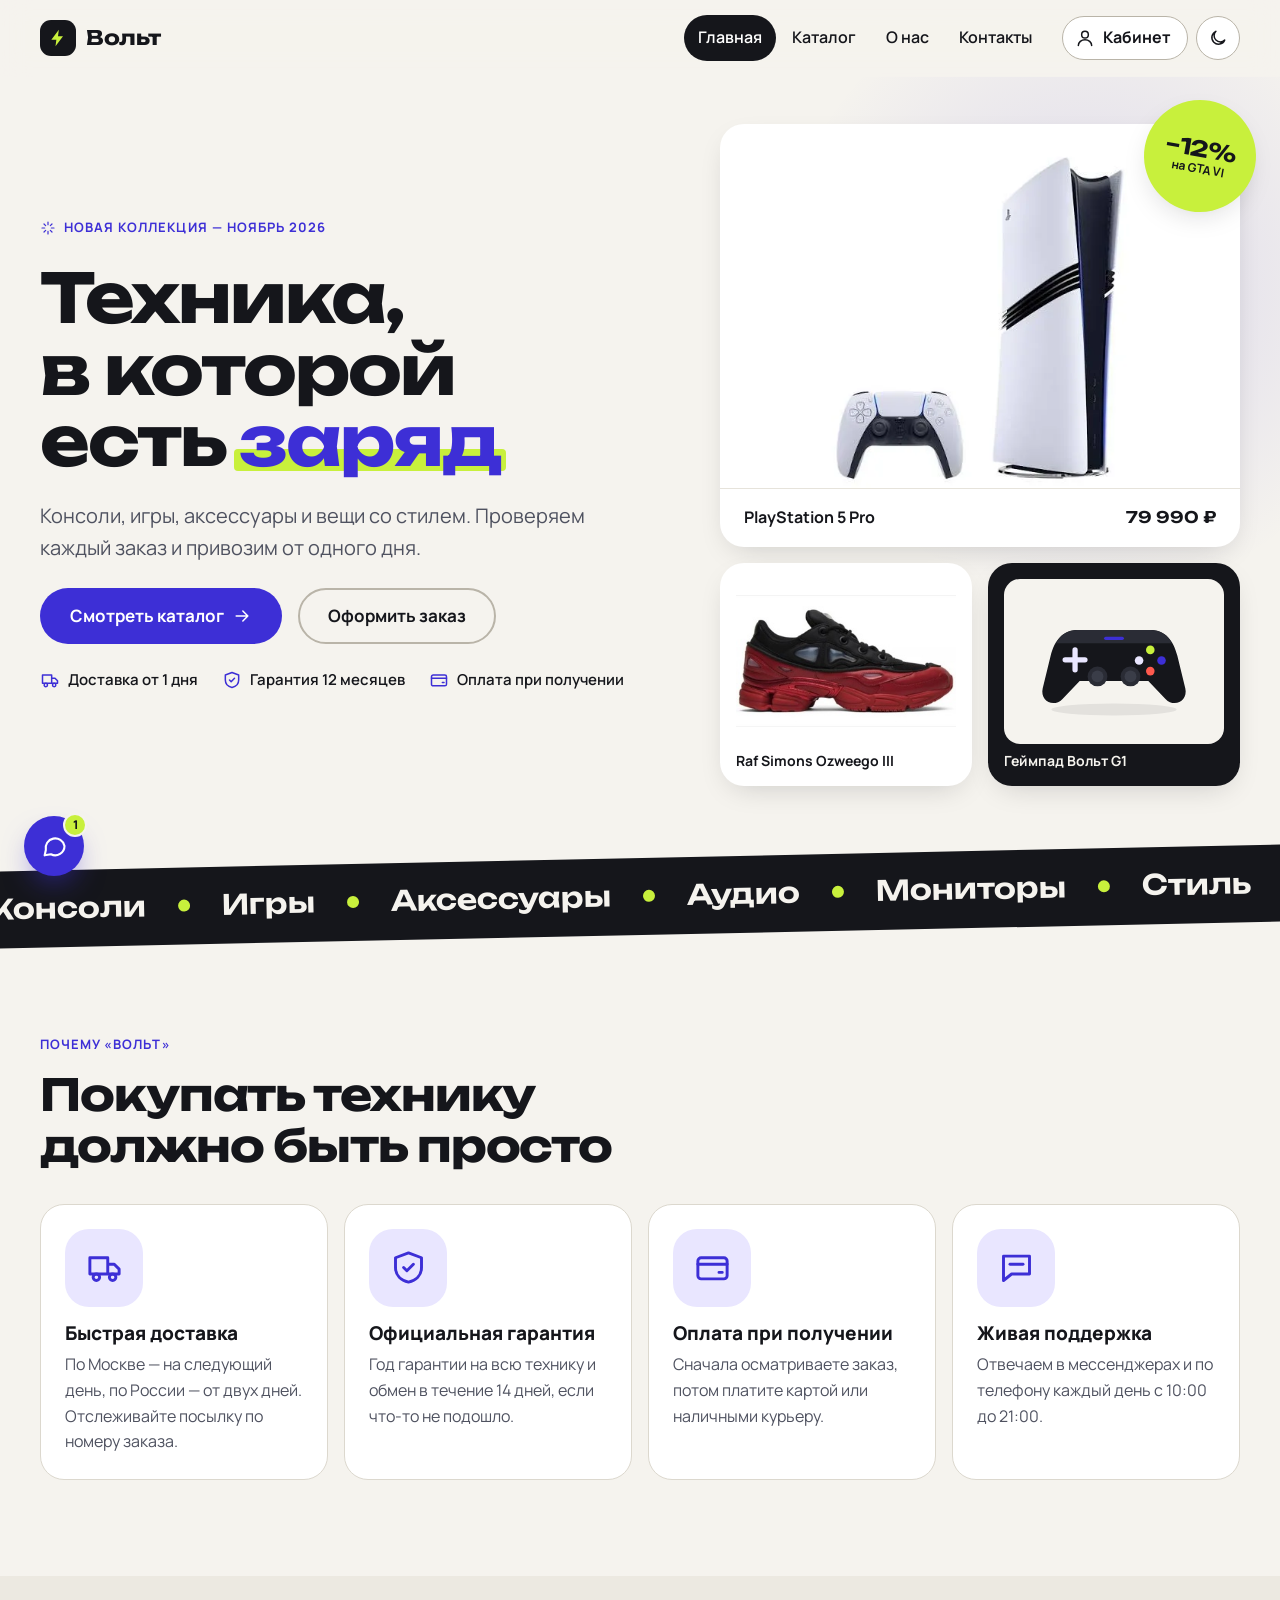
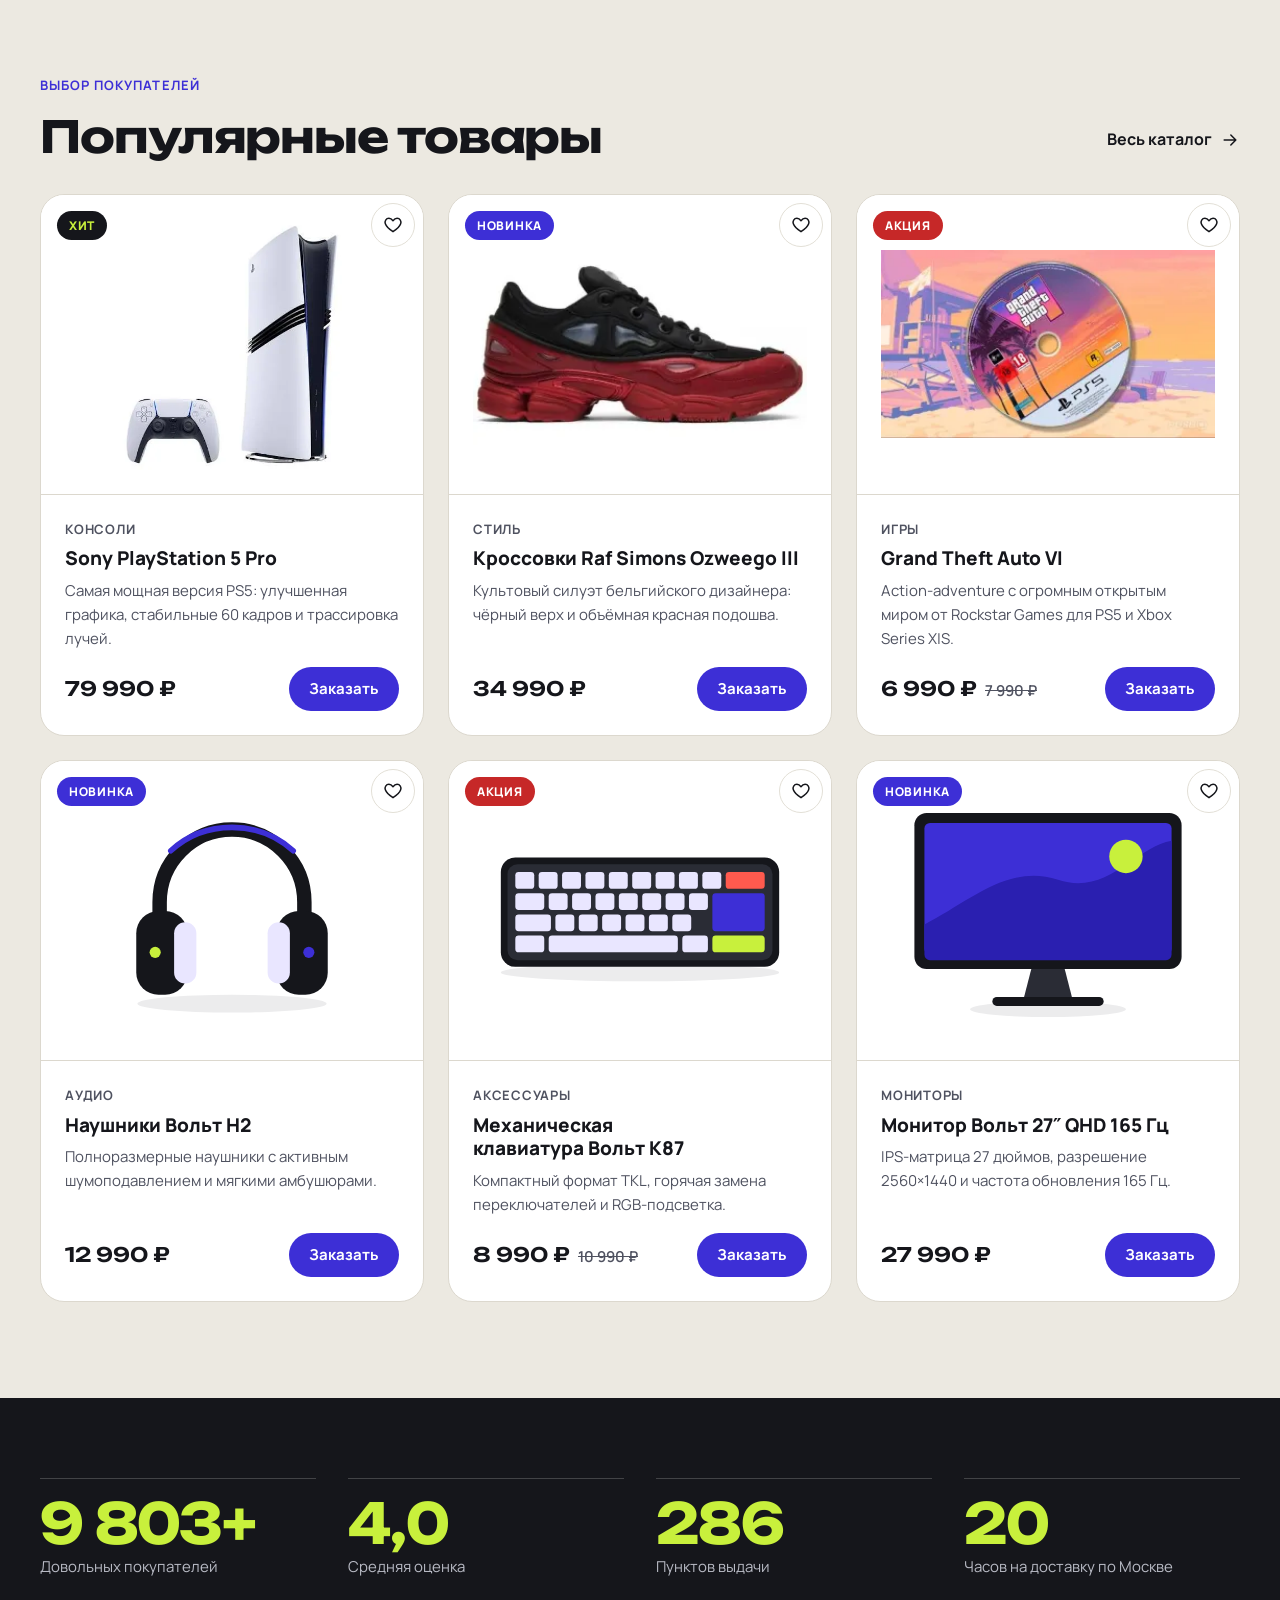
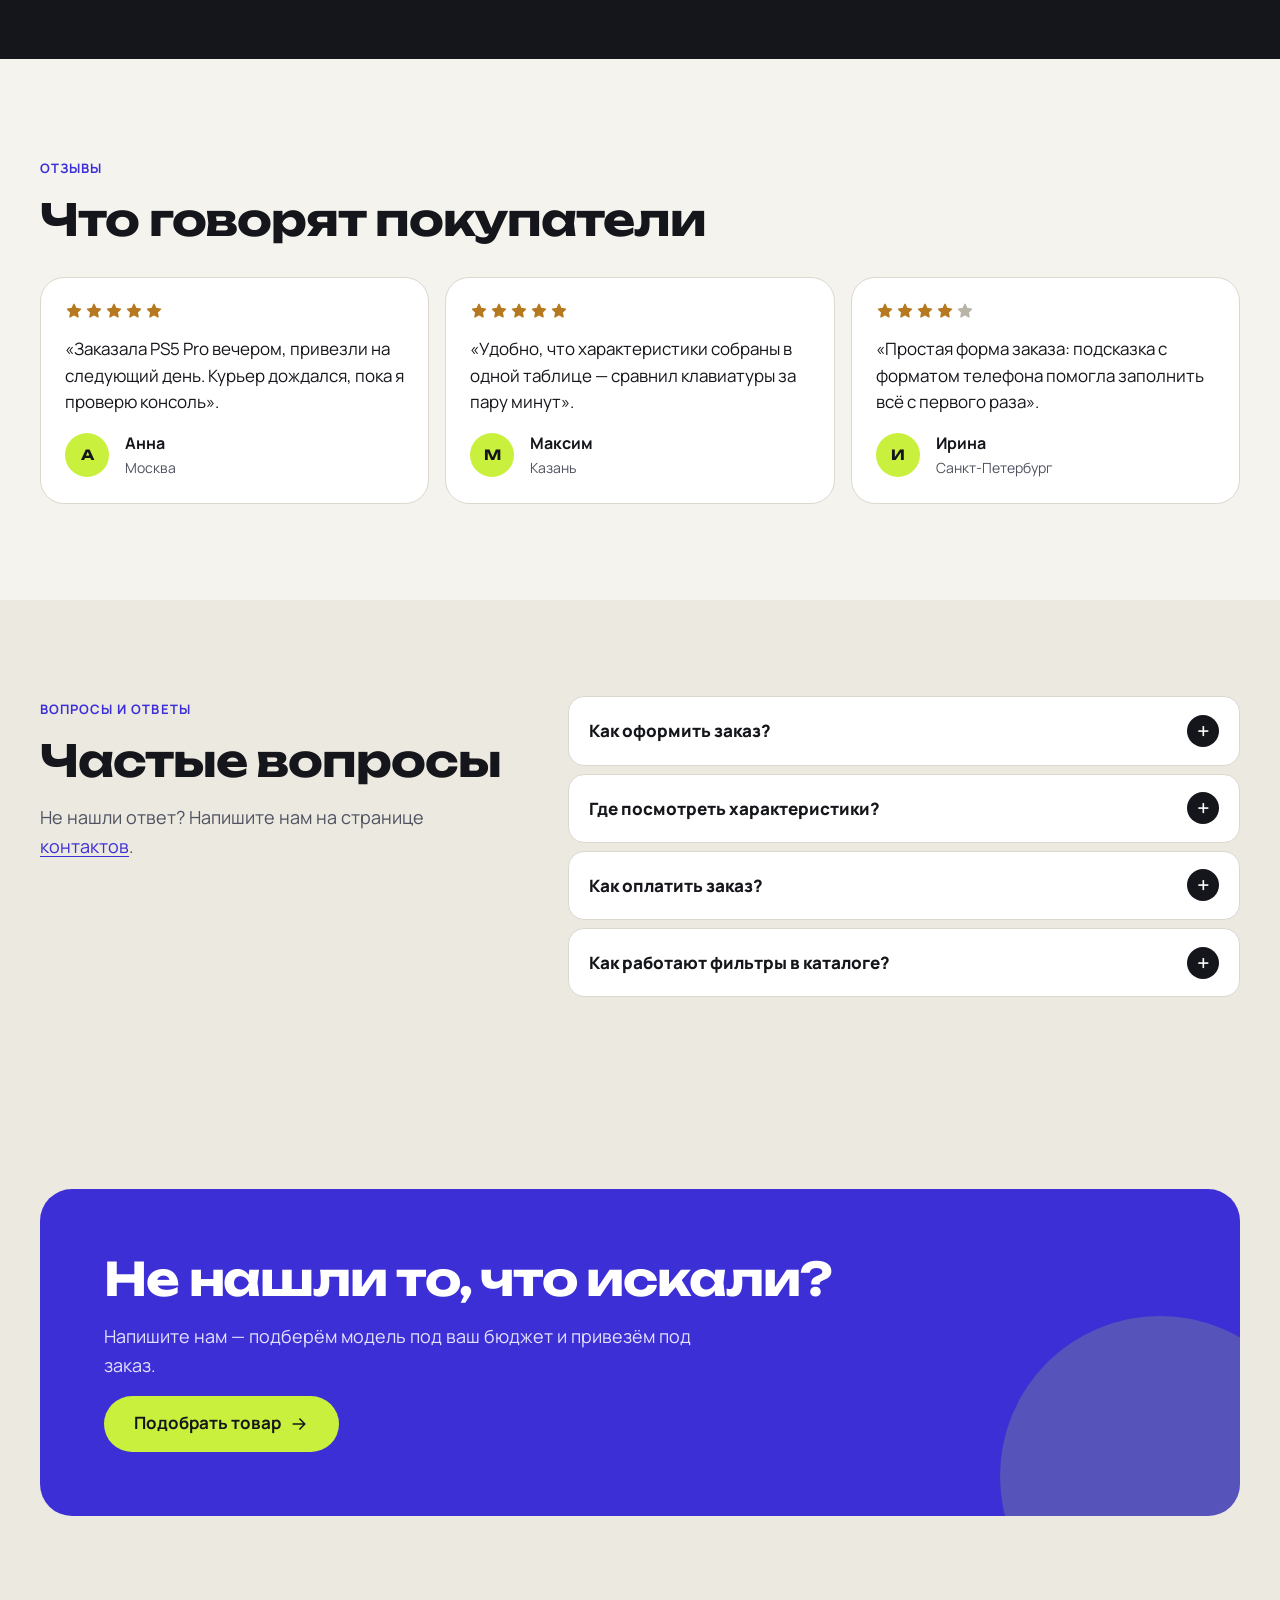
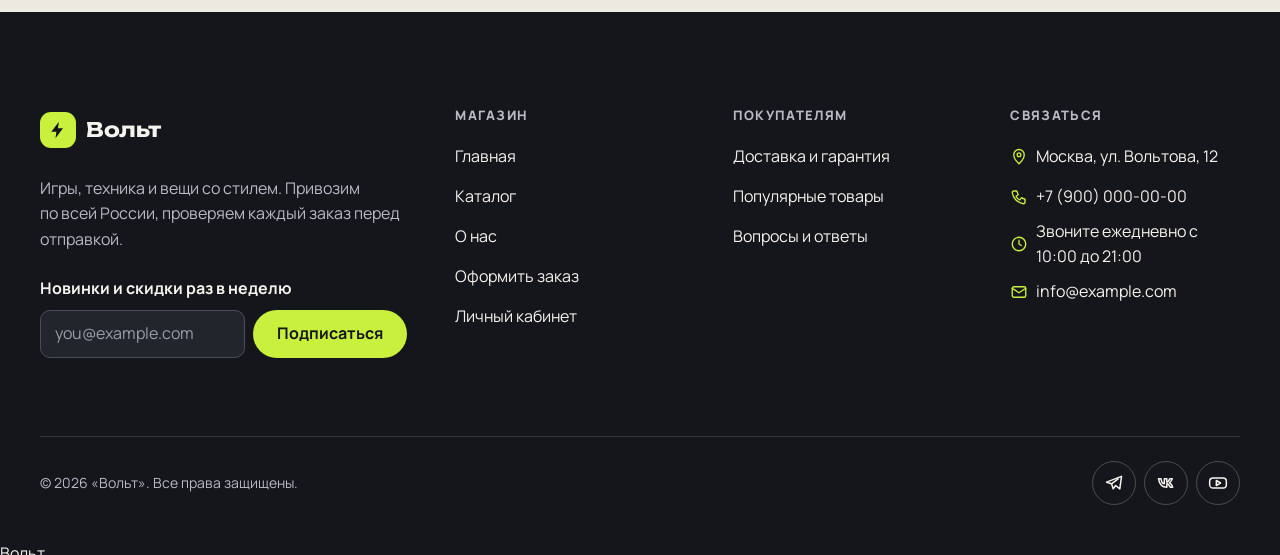
<file: index.html>
<!DOCTYPE html>
<html lang="ru">
<head>
  <meta charset="UTF-8">
  <meta name="viewport" content="width=device-width, initial-scale=1.0">
  <meta name="description" content="Интернет-магазин «Вольт»: консоли, игры, аксессуары, аудио и стильные вещи с доставкой по всей России.">
  <meta name="theme-color" content="#f5f3ee">
  <meta name="color-scheme" content="light dark">
  <title>Вольт — игры, техника и стиль с доставкой</title>
  <link rel="icon" href="images/favicon.svg" type="image/svg+xml">
  <link rel="preconnect" href="https://fonts.googleapis.com">
  <link rel="preconnect" href="https://fonts.gstatic.com" crossorigin>
  <link rel="stylesheet" href="https://fonts.googleapis.com/css2?family=Manrope:wght@400;500;600;700;800&family=Unbounded:wght@500;600;700&display=swap">
  <link rel="stylesheet" href="css/style.css">
  <link rel="stylesheet" href="css/responsive.css">
  <meta property="og:type" content="website">
  <meta property="og:site_name" content="Вольт">
  <meta property="og:title" content="Вольт — игры, техника и стиль с доставкой">
  <meta property="og:description" content="Интернет-магазин «Вольт»: консоли, игры, аксессуары, аудио и стильные вещи с доставкой по всей России.">
  <meta property="og:image" content="https://shadowboyyy.github.io/kr1-html-css-shop/images/tovar1.jpeg">
  <script>
    try {
      const savedTheme = localStorage.getItem('volt-theme');
      if (savedTheme === 'light' || savedTheme === 'dark') document.documentElement.dataset.theme = savedTheme;
    } catch (error) {}
    document.documentElement.classList.add('js');
    if (location.hash) document.documentElement.classList.add('is-anchor-load');
    if (!window.matchMedia('(prefers-reduced-motion: reduce)').matches) {
      document.documentElement.classList.add('motion-ready');
      setTimeout(() => { if (!window.Motion) document.documentElement.classList.remove('motion-ready'); }, 2500);
    }
  </script>
  <script src="js/vendor/motion.min.js" defer></script>
  <script src="js/main.js" defer></script>
  <script src="js/motion-effects.js" defer></script>
  <script src="js/chat.js" defer></script>
</head>
<body class="page page--index" id="top">
  <a class="skip-link" href="#main">Перейти к основному содержимому</a>

  <header class="site-header">
    <div class="site-header__inner container">
      <a class="logo site-header__logo" href="index.html" aria-label="Вольт — на главную">
        <span class="logo__mark"><svg class="logo__icon" viewBox="0 0 24 24" width="24" height="24" fill="none" stroke="currentColor" stroke-width="1.8" stroke-linecap="round" stroke-linejoin="round" aria-hidden="true" focusable="false"><path d="M13 2 4 14h6l-1 8 9-12h-6l1-8z" fill="currentColor" stroke="none"/></svg></span>
        <span class="logo__text">Вольт</span>
      </a>

      <div class="site-header__actions">
        <a class="header-action" href="account.html"><svg class="icon" viewBox="0 0 24 24" width="24" height="24" fill="none" stroke="currentColor" stroke-width="1.8" stroke-linecap="round" stroke-linejoin="round" aria-hidden="true" focusable="false"><circle cx="12" cy="8" r="4"/><path d="M4 21c0-4 3.6-7 8-7s8 3 8 7"/></svg><span class="header-action__text">Кабинет</span></a>
        <button class="header-action theme-toggle" type="button" aria-pressed="false" aria-label="Тёмная тема">
          <span class="theme-toggle__icon theme-toggle__icon--moon"><svg class="icon" viewBox="0 0 24 24" width="24" height="24" fill="none" stroke="currentColor" stroke-width="1.8" stroke-linecap="round" stroke-linejoin="round" aria-hidden="true" focusable="false"><path d="M20 14.5A8 8 0 1 1 9.5 4a6.5 6.5 0 0 0 10.5 10.5z"/></svg></span>
          <span class="theme-toggle__icon theme-toggle__icon--sun"><svg class="icon" viewBox="0 0 24 24" width="24" height="24" fill="none" stroke="currentColor" stroke-width="1.8" stroke-linecap="round" stroke-linejoin="round" aria-hidden="true" focusable="false"><circle cx="12" cy="12" r="4"/><path d="M12 2v2M12 20v2M4.9 4.9l1.4 1.4M17.7 17.7l1.4 1.4M2 12h2M20 12h2M4.9 19.1l1.4-1.4M17.7 6.3l1.4-1.4"/></svg></span>
        </button>
        <button class="site-header__toggle" type="button" aria-expanded="false" aria-controls="site-nav" aria-label="Открыть меню">
          <span class="site-header__toggle-icon site-header__toggle-icon--open"><svg class="icon" viewBox="0 0 24 24" width="24" height="24" fill="none" stroke="currentColor" stroke-width="1.8" stroke-linecap="round" stroke-linejoin="round" aria-hidden="true" focusable="false"><path d="M4 7h16M4 12h16M4 17h16"/></svg></span>
          <span class="site-header__toggle-icon site-header__toggle-icon--close"><svg class="icon" viewBox="0 0 24 24" width="24" height="24" fill="none" stroke="currentColor" stroke-width="1.8" stroke-linecap="round" stroke-linejoin="round" aria-hidden="true" focusable="false"><path d="M6 6l12 12M18 6 6 18"/></svg></span>
        </button>
      </div>

      <nav class="site-nav" id="site-nav" aria-label="Основная навигация">
        <ul class="site-nav__list">
          <li class="site-nav__item"><a class="site-nav__link site-nav__link--active" href="index.html" aria-current="page">Главная</a></li>
          <li class="site-nav__item"><a class="site-nav__link" href="catalog.html">Каталог</a></li>
          <li class="site-nav__item"><a class="site-nav__link" href="about.html">О нас</a></li>
          <li class="site-nav__item"><a class="site-nav__link" href="contacts.html">Контакты</a></li>
        </ul>
        <a class="site-nav__phone" href="tel:+79000000000"><svg class="icon" viewBox="0 0 24 24" width="24" height="24" fill="none" stroke="currentColor" stroke-width="1.8" stroke-linecap="round" stroke-linejoin="round" aria-hidden="true" focusable="false"><path d="M5 4h4l2 5-3 2a11 11 0 0 0 5 5l2-3 5 2v4a2 2 0 0 1-2 2A17 17 0 0 1 3 6a2 2 0 0 1 2-2"/></svg><span>+7 (900) 000‑00‑00</span></a>
      </nav>
    </div>
    <div class="scroll-progress" aria-hidden="true"></div>
  </header>

  <main class="main" id="main">
    <section class="hero" aria-labelledby="hero-title">
      <div class="hero__inner container">
        <div class="hero__content">
          <p class="eyebrow" data-hero-item><svg class="icon" viewBox="0 0 24 24" width="24" height="24" fill="none" stroke="currentColor" stroke-width="1.8" stroke-linecap="round" stroke-linejoin="round" aria-hidden="true" focusable="false"><path d="M12 3v4M12 17v4M3 12h4M17 12h4M6 6l2.5 2.5M15.5 15.5 18 18M6 18l2.5-2.5M15.5 8.5 18 6"/></svg> Новая коллекция — ноябрь 2026</p>
          <h1 class="hero__title" id="hero-title" data-hero-item>Техника, в&nbsp;которой есть <span class="hero__accent">заряд</span></h1>
          <p class="hero__lead" data-hero-item>Консоли, игры, аксессуары и вещи со&nbsp;стилем. Проверяем каждый заказ и&nbsp;привозим от&nbsp;одного дня.</p>
          <div class="hero__actions" data-hero-item>
            <a class="button button--primary button--large" href="catalog.html">Смотреть каталог <svg class="icon" viewBox="0 0 24 24" width="24" height="24" fill="none" stroke="currentColor" stroke-width="1.8" stroke-linecap="round" stroke-linejoin="round" aria-hidden="true" focusable="false"><path d="M5 12h14M13 6l6 6-6 6"/></svg></a>
            <a class="button button--ghost button--large" href="order.html">Оформить заказ</a>
          </div>
          <ul class="hero__facts" data-hero-item>
            <li><svg class="icon" viewBox="0 0 24 24" width="24" height="24" fill="none" stroke="currentColor" stroke-width="1.8" stroke-linecap="round" stroke-linejoin="round" aria-hidden="true" focusable="false"><path d="M3 6h11v10H3zM14 10h4l3 3v3h-7z"/><circle cx="7" cy="18" r="2"/><circle cx="17" cy="18" r="2"/></svg> Доставка от 1 дня</li>
            <li><svg class="icon" viewBox="0 0 24 24" width="24" height="24" fill="none" stroke="currentColor" stroke-width="1.8" stroke-linecap="round" stroke-linejoin="round" aria-hidden="true" focusable="false"><path d="M12 3 4 6v6c0 5 3.5 8 8 9 4.5-1 8-4 8-9V6l-8-3z"/><path d="m9 12 2 2 4-4"/></svg> Гарантия 12 месяцев</li>
            <li><svg class="icon" viewBox="0 0 24 24" width="24" height="24" fill="none" stroke="currentColor" stroke-width="1.8" stroke-linecap="round" stroke-linejoin="round" aria-hidden="true" focusable="false"><rect x="3" y="6" width="18" height="13" rx="2"/><path d="M3 10h18M16 15h2"/></svg> Оплата при получении</li>
          </ul>
        </div>

        <div class="hero__visual">
          <figure class="hero__tile hero__tile--main" data-hero-tile>
            <picture>
  <source type="image/webp" srcset="images/tovar1-320.webp 320w, images/tovar1-447.webp 447w" sizes="(min-width: 1024px) 420px, (min-width: 640px) 60vw, 86vw">
  <img class="hero__image" src="images/tovar1.jpeg" srcset="images/tovar1-320.jpg 320w, images/tovar1.jpeg 447w" sizes="(min-width: 1024px) 420px, (min-width: 640px) 60vw, 86vw" alt="Игровая консоль Sony PlayStation 5 Pro в белом корпусе" width="447" height="447" fetchpriority="high" decoding="async">
</picture>
            <figcaption class="hero__caption">
              <span class="hero__caption-name">PlayStation 5 Pro</span>
              <span class="hero__caption-price">79 990 ₽</span>
            </figcaption>
          </figure>
          <a class="hero__tile hero__tile--side" href="product.html?id=2" data-hero-tile>
            <img class="hero__thumb" src="images/tovar2-320.jpg" alt="" width="320" height="192">
            <span class="hero__tile-label">Raf Simons Ozweego III</span>
          </a>
          <a class="hero__tile hero__tile--side hero__tile--dark" href="product.html?id=4" data-hero-tile>
            <img class="hero__thumb" src="images/tovar4.svg" alt="" width="600" height="450">
            <span class="hero__tile-label">Геймпад Вольт G1</span>
          </a>
          <p class="hero__sticker" data-hero-tile><span>−12%</span> на&nbsp;GTA&nbsp;VI</p>
        </div>
      </div>
    </section>

    <div class="marquee" aria-hidden="true">
      <div class="marquee__track">
        <span>Консоли</span><span>Игры</span><span>Аксессуары</span><span>Аудио</span><span>Мониторы</span><span>Стиль</span>
        <span>Консоли</span><span>Игры</span><span>Аксессуары</span><span>Аудио</span><span>Мониторы</span><span>Стиль</span>
      </div>
    </div>

    <section class="section" id="advantages" aria-labelledby="advantages-title">
      <div class="container">
        <div class="section__head" data-reveal>
          <p class="eyebrow">Почему «Вольт»</p>
          <h2 class="section__title" id="advantages-title">Покупать технику должно быть просто</h2>
        </div>
        <ul class="features" data-stagger>
          <li class="feature">
            <span class="feature__icon"><svg class="icon" viewBox="0 0 24 24" width="24" height="24" fill="none" stroke="currentColor" stroke-width="1.8" stroke-linecap="round" stroke-linejoin="round" aria-hidden="true" focusable="false"><path d="M3 6h11v10H3zM14 10h4l3 3v3h-7z"/><circle cx="7" cy="18" r="2"/><circle cx="17" cy="18" r="2"/></svg></span>
            <h3 class="feature__title">Быстрая доставка</h3>
            <p class="feature__text">По Москве — на следующий день, по России — от двух дней. Отслеживайте посылку по номеру заказа.</p>
          </li>
          <li class="feature">
            <span class="feature__icon"><svg class="icon" viewBox="0 0 24 24" width="24" height="24" fill="none" stroke="currentColor" stroke-width="1.8" stroke-linecap="round" stroke-linejoin="round" aria-hidden="true" focusable="false"><path d="M12 3 4 6v6c0 5 3.5 8 8 9 4.5-1 8-4 8-9V6l-8-3z"/><path d="m9 12 2 2 4-4"/></svg></span>
            <h3 class="feature__title">Официальная гарантия</h3>
            <p class="feature__text">Год гарантии на всю технику и обмен в течение 14 дней, если что-то не подошло.</p>
          </li>
          <li class="feature">
            <span class="feature__icon"><svg class="icon" viewBox="0 0 24 24" width="24" height="24" fill="none" stroke="currentColor" stroke-width="1.8" stroke-linecap="round" stroke-linejoin="round" aria-hidden="true" focusable="false"><rect x="3" y="6" width="18" height="13" rx="2"/><path d="M3 10h18M16 15h2"/></svg></span>
            <h3 class="feature__title">Оплата при получении</h3>
            <p class="feature__text">Сначала осматриваете заказ, потом платите картой или наличными курьеру.</p>
          </li>
          <li class="feature">
            <span class="feature__icon"><svg class="icon" viewBox="0 0 24 24" width="24" height="24" fill="none" stroke="currentColor" stroke-width="1.8" stroke-linecap="round" stroke-linejoin="round" aria-hidden="true" focusable="false"><path d="M4 5h16v11H9l-5 4z"/><path d="M8 10h8"/></svg></span>
            <h3 class="feature__title">Живая поддержка</h3>
            <p class="feature__text">Отвечаем в мессенджерах и по телефону каждый день с 10:00 до 21:00.</p>
          </li>
        </ul>
      </div>
    </section>

    <section class="section section--tinted" id="popular" aria-labelledby="popular-title">
      <div class="container">
        <div class="section__head section__head--row" data-reveal>
          <div>
            <p class="eyebrow">Выбор покупателей</p>
            <h2 class="section__title" id="popular-title">Популярные товары</h2>
          </div>
          <a class="link-arrow" href="catalog.html">Весь каталог <svg class="icon" viewBox="0 0 24 24" width="24" height="24" fill="none" stroke="currentColor" stroke-width="1.8" stroke-linecap="round" stroke-linejoin="round" aria-hidden="true" focusable="false"><path d="M5 12h14M13 6l6 6-6 6"/></svg></a>
        </div>

        <div class="products-grid" data-stagger>
    <article class="product-card" data-category="consoles" data-price="79990" data-badge="hit" data-sale="false" data-index="1">
      <div class="product-card__media">
        <picture>
  <source type="image/webp" srcset="images/tovar1-320.webp 320w, images/tovar1-447.webp 447w" sizes="(min-width: 1280px) 280px, (min-width: 1024px) 30vw, (min-width: 640px) 46vw, 92vw">
  <img class="product-card__image" src="images/tovar1.jpeg" srcset="images/tovar1-320.jpg 320w, images/tovar1.jpeg 447w" sizes="(min-width: 1280px) 280px, (min-width: 1024px) 30vw, (min-width: 640px) 46vw, 92vw" alt="Игровая консоль Sony PlayStation 5 Pro в белом корпусе" width="447" height="447" loading="lazy" decoding="async">
</picture>
      </div>
      <span class="product-card__badge product-card__badge--hit">Хит</span>
      <button class="product-card__fav" type="button" data-fav="1" aria-pressed="false" aria-label="В избранное: Sony PlayStation 5 Pro"><svg class="icon" viewBox="0 0 24 24" width="24" height="24" fill="none" stroke="currentColor" stroke-width="1.8" stroke-linecap="round" stroke-linejoin="round" aria-hidden="true" focusable="false"><path d="M12 20s-7.5-4.6-9.2-9.4C1.6 7.3 3.7 4 7.1 4c2 0 3.5 1.1 4.9 2.9C13.4 5.1 14.9 4 16.9 4c3.4 0 5.5 3.3 4.3 6.6C19.5 15.4 12 20 12 20z"/></svg></button>
      <div class="product-card__body">
        <p class="product-card__category">Консоли</p>
        <h3 class="product-card__title"><a class="product-card__link" href="product.html?id=1">Sony PlayStation 5 Pro</a></h3>
        <p class="product-card__description">Самая мощная версия PS5: улучшенная графика, стабильные 60 кадров и трассировка лучей.</p>
      </div>
      <div class="product-card__footer">
        <p class="product-card__price"><span class="visually-hidden">Цена: </span>79 990 ₽</p>
        <button class="button button--primary button--small product-card__button" type="button" data-product="Sony PlayStation 5 Pro" data-price="79 990 ₽" aria-label="Заказать: Sony PlayStation 5 Pro">Заказать</button>
      </div>
    </article>

    <article class="product-card" data-category="style" data-price="34990" data-badge="new" data-sale="false" data-index="2">
      <div class="product-card__media">
        <picture>
  <source type="image/webp" srcset="images/tovar2-320.webp 320w, images/tovar2-577.webp 577w" sizes="(min-width: 1280px) 280px, (min-width: 1024px) 30vw, (min-width: 640px) 46vw, 92vw">
  <img class="product-card__image" src="images/tovar2.jpeg" srcset="images/tovar2-320.jpg 320w, images/tovar2.jpeg 577w" sizes="(min-width: 1280px) 280px, (min-width: 1024px) 30vw, (min-width: 640px) 46vw, 92vw" alt="Кроссовки Raf Simons Ozweego III с чёрным верхом и красной подошвой" width="577" height="346" loading="lazy" decoding="async">
</picture>
      </div>
      <span class="product-card__badge product-card__badge--new">Новинка</span>
      <button class="product-card__fav" type="button" data-fav="2" aria-pressed="false" aria-label="В избранное: Кроссовки Raf Simons Ozweego III"><svg class="icon" viewBox="0 0 24 24" width="24" height="24" fill="none" stroke="currentColor" stroke-width="1.8" stroke-linecap="round" stroke-linejoin="round" aria-hidden="true" focusable="false"><path d="M12 20s-7.5-4.6-9.2-9.4C1.6 7.3 3.7 4 7.1 4c2 0 3.5 1.1 4.9 2.9C13.4 5.1 14.9 4 16.9 4c3.4 0 5.5 3.3 4.3 6.6C19.5 15.4 12 20 12 20z"/></svg></button>
      <div class="product-card__body">
        <p class="product-card__category">Стиль</p>
        <h3 class="product-card__title"><a class="product-card__link" href="product.html?id=2">Кроссовки Raf Simons Ozweego III</a></h3>
        <p class="product-card__description">Культовый силуэт бельгийского дизайнера: чёрный верх и объёмная красная подошва.</p>
      </div>
      <div class="product-card__footer">
        <p class="product-card__price"><span class="visually-hidden">Цена: </span>34 990 ₽</p>
        <button class="button button--primary button--small product-card__button" type="button" data-product="Кроссовки Raf Simons Ozweego III" data-price="34 990 ₽" aria-label="Заказать: Кроссовки Raf Simons Ozweego III">Заказать</button>
      </div>
    </article>

    <article class="product-card" data-category="games" data-price="6990" data-badge="sale" data-sale="true" data-index="3">
      <div class="product-card__media">
        <picture>
  <source type="image/webp" srcset="images/tovar3-320.webp 320w, images/tovar3-480.webp 480w, images/tovar3-739.webp 739w" sizes="(min-width: 1280px) 280px, (min-width: 1024px) 30vw, (min-width: 640px) 46vw, 92vw">
  <img class="product-card__image" src="images/tovar3.jpeg" srcset="images/tovar3-320.jpg 320w, images/tovar3-480.jpg 480w, images/tovar3.jpeg 739w" sizes="(min-width: 1280px) 280px, (min-width: 1024px) 30vw, (min-width: 640px) 46vw, 92vw" alt="Обложка игры Grand Theft Auto VI" width="739" height="415" loading="lazy" decoding="async">
</picture>
      </div>
      <span class="product-card__badge product-card__badge--sale">Акция</span>
      <button class="product-card__fav" type="button" data-fav="3" aria-pressed="false" aria-label="В избранное: Grand Theft Auto VI"><svg class="icon" viewBox="0 0 24 24" width="24" height="24" fill="none" stroke="currentColor" stroke-width="1.8" stroke-linecap="round" stroke-linejoin="round" aria-hidden="true" focusable="false"><path d="M12 20s-7.5-4.6-9.2-9.4C1.6 7.3 3.7 4 7.1 4c2 0 3.5 1.1 4.9 2.9C13.4 5.1 14.9 4 16.9 4c3.4 0 5.5 3.3 4.3 6.6C19.5 15.4 12 20 12 20z"/></svg></button>
      <div class="product-card__body">
        <p class="product-card__category">Игры</p>
        <h3 class="product-card__title"><a class="product-card__link" href="product.html?id=3">Grand Theft Auto VI</a></h3>
        <p class="product-card__description">Action-adventure с огромным открытым миром от Rockstar Games для PS5 и Xbox Series X|S.</p>
      </div>
      <div class="product-card__footer">
        <p class="product-card__price"><span class="visually-hidden">Цена: </span>6 990 ₽ <s class="product-card__price-old"><span class="visually-hidden">Старая цена: </span>7 990 ₽</s></p>
        <button class="button button--primary button--small product-card__button" type="button" data-product="Grand Theft Auto VI" data-price="6 990 ₽" aria-label="Заказать: Grand Theft Auto VI">Заказать</button>
      </div>
    </article>

    <article class="product-card" data-category="audio" data-price="12990" data-badge="new" data-sale="false" data-index="5">
      <div class="product-card__media">
        <img class="product-card__image" src="images/tovar5.svg" alt="Полноразмерные беспроводные наушники чёрного цвета" width="600" height="450" loading="lazy" decoding="async">
      </div>
      <span class="product-card__badge product-card__badge--new">Новинка</span>
      <button class="product-card__fav" type="button" data-fav="5" aria-pressed="false" aria-label="В избранное: Наушники Вольт H2"><svg class="icon" viewBox="0 0 24 24" width="24" height="24" fill="none" stroke="currentColor" stroke-width="1.8" stroke-linecap="round" stroke-linejoin="round" aria-hidden="true" focusable="false"><path d="M12 20s-7.5-4.6-9.2-9.4C1.6 7.3 3.7 4 7.1 4c2 0 3.5 1.1 4.9 2.9C13.4 5.1 14.9 4 16.9 4c3.4 0 5.5 3.3 4.3 6.6C19.5 15.4 12 20 12 20z"/></svg></button>
      <div class="product-card__body">
        <p class="product-card__category">Аудио</p>
        <h3 class="product-card__title"><a class="product-card__link" href="product.html?id=5">Наушники Вольт H2</a></h3>
        <p class="product-card__description">Полноразмерные наушники с активным шумоподавлением и мягкими амбушюрами.</p>
      </div>
      <div class="product-card__footer">
        <p class="product-card__price"><span class="visually-hidden">Цена: </span>12 990 ₽</p>
        <button class="button button--primary button--small product-card__button" type="button" data-product="Наушники Вольт H2" data-price="12 990 ₽" aria-label="Заказать: Наушники Вольт H2">Заказать</button>
      </div>
    </article>

    <article class="product-card" data-category="accessories" data-price="8990" data-badge="sale" data-sale="true" data-index="6">
      <div class="product-card__media">
        <img class="product-card__image" src="images/tovar6.svg" alt="Механическая клавиатура без цифрового блока с цветными клавишами" width="600" height="450" loading="lazy" decoding="async">
      </div>
      <span class="product-card__badge product-card__badge--sale">Акция</span>
      <button class="product-card__fav" type="button" data-fav="6" aria-pressed="false" aria-label="В избранное: Механическая клавиатура Вольт K87"><svg class="icon" viewBox="0 0 24 24" width="24" height="24" fill="none" stroke="currentColor" stroke-width="1.8" stroke-linecap="round" stroke-linejoin="round" aria-hidden="true" focusable="false"><path d="M12 20s-7.5-4.6-9.2-9.4C1.6 7.3 3.7 4 7.1 4c2 0 3.5 1.1 4.9 2.9C13.4 5.1 14.9 4 16.9 4c3.4 0 5.5 3.3 4.3 6.6C19.5 15.4 12 20 12 20z"/></svg></button>
      <div class="product-card__body">
        <p class="product-card__category">Аксессуары</p>
        <h3 class="product-card__title"><a class="product-card__link" href="product.html?id=6">Механическая клавиатура Вольт K87</a></h3>
        <p class="product-card__description">Компактный формат TKL, горячая замена переключателей и RGB‑подсветка.</p>
      </div>
      <div class="product-card__footer">
        <p class="product-card__price"><span class="visually-hidden">Цена: </span>8 990 ₽ <s class="product-card__price-old"><span class="visually-hidden">Старая цена: </span>10 990 ₽</s></p>
        <button class="button button--primary button--small product-card__button" type="button" data-product="Механическая клавиатура Вольт K87" data-price="8 990 ₽" aria-label="Заказать: Механическая клавиатура Вольт K87">Заказать</button>
      </div>
    </article>

    <article class="product-card" data-category="monitors" data-price="27990" data-badge="new" data-sale="false" data-index="8">
      <div class="product-card__media">
        <img class="product-card__image" src="images/tovar8.svg" alt="Широкоформатный монитор на подставке" width="600" height="450" loading="lazy" decoding="async">
      </div>
      <span class="product-card__badge product-card__badge--new">Новинка</span>
      <button class="product-card__fav" type="button" data-fav="8" aria-pressed="false" aria-label="В избранное: Монитор Вольт 27″ QHD 165 Гц"><svg class="icon" viewBox="0 0 24 24" width="24" height="24" fill="none" stroke="currentColor" stroke-width="1.8" stroke-linecap="round" stroke-linejoin="round" aria-hidden="true" focusable="false"><path d="M12 20s-7.5-4.6-9.2-9.4C1.6 7.3 3.7 4 7.1 4c2 0 3.5 1.1 4.9 2.9C13.4 5.1 14.9 4 16.9 4c3.4 0 5.5 3.3 4.3 6.6C19.5 15.4 12 20 12 20z"/></svg></button>
      <div class="product-card__body">
        <p class="product-card__category">Мониторы</p>
        <h3 class="product-card__title"><a class="product-card__link" href="product.html?id=8">Монитор Вольт 27″ QHD 165 Гц</a></h3>
        <p class="product-card__description">IPS‑матрица 27 дюймов, разрешение 2560×1440 и частота обновления 165 Гц.</p>
      </div>
      <div class="product-card__footer">
        <p class="product-card__price"><span class="visually-hidden">Цена: </span>27 990 ₽</p>
        <button class="button button--primary button--small product-card__button" type="button" data-product="Монитор Вольт 27″ QHD 165 Гц" data-price="27 990 ₽" aria-label="Заказать: Монитор Вольт 27″ QHD 165 Гц">Заказать</button>
      </div>
    </article>
        </div>
      </div>
    </section>

    <section class="stats" aria-labelledby="stats-title">
      <div class="container">
        <h2 class="visually-hidden" id="stats-title">«Вольт» в цифрах</h2>
        <dl class="stats__grid" data-stagger>
          <div class="stats__item"><dt class="stats__label">Довольных покупателей</dt><dd class="stats__value"><span data-count="12000" data-suffix="+">12&nbsp;000+</span></dd></div>
          <div class="stats__item"><dt class="stats__label">Средняя оценка</dt><dd class="stats__value"><span data-count="4.9" data-decimals="1">4,9</span></dd></div>
          <div class="stats__item"><dt class="stats__label">Пунктов выдачи</dt><dd class="stats__value"><span data-count="350">350</span></dd></div>
          <div class="stats__item"><dt class="stats__label">Часов на доставку по Москве</dt><dd class="stats__value"><span data-count="24">24</span></dd></div>
        </dl>
      </div>
    </section>

    <section class="section" id="reviews" aria-labelledby="reviews-title">
      <div class="container">
        <div class="section__head" data-reveal>
          <p class="eyebrow">Отзывы</p>
          <h2 class="section__title" id="reviews-title">Что говорят покупатели</h2>
        </div>

        <div class="reviews-grid" data-stagger>
          <article class="review-card">
            <p class="review-card__rating" role="img" aria-label="Оценка: 5 из 5"><svg class="icon" viewBox="0 0 24 24" width="24" height="24" fill="none" stroke="currentColor" stroke-width="1.8" stroke-linecap="round" stroke-linejoin="round" aria-hidden="true" focusable="false"><path d="m12 3 2.7 5.6 6.1.9-4.4 4.3 1 6.1L12 17l-5.4 2.9 1-6.1-4.4-4.3 6.1-.9z" fill="currentColor"/></svg><svg class="icon" viewBox="0 0 24 24" width="24" height="24" fill="none" stroke="currentColor" stroke-width="1.8" stroke-linecap="round" stroke-linejoin="round" aria-hidden="true" focusable="false"><path d="m12 3 2.7 5.6 6.1.9-4.4 4.3 1 6.1L12 17l-5.4 2.9 1-6.1-4.4-4.3 6.1-.9z" fill="currentColor"/></svg><svg class="icon" viewBox="0 0 24 24" width="24" height="24" fill="none" stroke="currentColor" stroke-width="1.8" stroke-linecap="round" stroke-linejoin="round" aria-hidden="true" focusable="false"><path d="m12 3 2.7 5.6 6.1.9-4.4 4.3 1 6.1L12 17l-5.4 2.9 1-6.1-4.4-4.3 6.1-.9z" fill="currentColor"/></svg><svg class="icon" viewBox="0 0 24 24" width="24" height="24" fill="none" stroke="currentColor" stroke-width="1.8" stroke-linecap="round" stroke-linejoin="round" aria-hidden="true" focusable="false"><path d="m12 3 2.7 5.6 6.1.9-4.4 4.3 1 6.1L12 17l-5.4 2.9 1-6.1-4.4-4.3 6.1-.9z" fill="currentColor"/></svg><svg class="icon" viewBox="0 0 24 24" width="24" height="24" fill="none" stroke="currentColor" stroke-width="1.8" stroke-linecap="round" stroke-linejoin="round" aria-hidden="true" focusable="false"><path d="m12 3 2.7 5.6 6.1.9-4.4 4.3 1 6.1L12 17l-5.4 2.9 1-6.1-4.4-4.3 6.1-.9z" fill="currentColor"/></svg></p>
            <p class="review-card__text">«Заказала PS5 Pro вечером, привезли на следующий день. Курьер дождался, пока я проверю консоль».</p>
            <footer class="review-card__author"><span class="review-card__avatar" aria-hidden="true">А</span><span><strong class="review-card__name">Анна</strong> Москва</span></footer>
          </article>
          <article class="review-card">
            <p class="review-card__rating" role="img" aria-label="Оценка: 5 из 5"><svg class="icon" viewBox="0 0 24 24" width="24" height="24" fill="none" stroke="currentColor" stroke-width="1.8" stroke-linecap="round" stroke-linejoin="round" aria-hidden="true" focusable="false"><path d="m12 3 2.7 5.6 6.1.9-4.4 4.3 1 6.1L12 17l-5.4 2.9 1-6.1-4.4-4.3 6.1-.9z" fill="currentColor"/></svg><svg class="icon" viewBox="0 0 24 24" width="24" height="24" fill="none" stroke="currentColor" stroke-width="1.8" stroke-linecap="round" stroke-linejoin="round" aria-hidden="true" focusable="false"><path d="m12 3 2.7 5.6 6.1.9-4.4 4.3 1 6.1L12 17l-5.4 2.9 1-6.1-4.4-4.3 6.1-.9z" fill="currentColor"/></svg><svg class="icon" viewBox="0 0 24 24" width="24" height="24" fill="none" stroke="currentColor" stroke-width="1.8" stroke-linecap="round" stroke-linejoin="round" aria-hidden="true" focusable="false"><path d="m12 3 2.7 5.6 6.1.9-4.4 4.3 1 6.1L12 17l-5.4 2.9 1-6.1-4.4-4.3 6.1-.9z" fill="currentColor"/></svg><svg class="icon" viewBox="0 0 24 24" width="24" height="24" fill="none" stroke="currentColor" stroke-width="1.8" stroke-linecap="round" stroke-linejoin="round" aria-hidden="true" focusable="false"><path d="m12 3 2.7 5.6 6.1.9-4.4 4.3 1 6.1L12 17l-5.4 2.9 1-6.1-4.4-4.3 6.1-.9z" fill="currentColor"/></svg><svg class="icon" viewBox="0 0 24 24" width="24" height="24" fill="none" stroke="currentColor" stroke-width="1.8" stroke-linecap="round" stroke-linejoin="round" aria-hidden="true" focusable="false"><path d="m12 3 2.7 5.6 6.1.9-4.4 4.3 1 6.1L12 17l-5.4 2.9 1-6.1-4.4-4.3 6.1-.9z" fill="currentColor"/></svg></p>
            <p class="review-card__text">«Удобно, что характеристики собраны в одной таблице — сравнил клавиатуры за пару минут».</p>
            <footer class="review-card__author"><span class="review-card__avatar" aria-hidden="true">М</span><span><strong class="review-card__name">Максим</strong> Казань</span></footer>
          </article>
          <article class="review-card">
            <p class="review-card__rating" role="img" aria-label="Оценка: 4 из 5"><svg class="icon" viewBox="0 0 24 24" width="24" height="24" fill="none" stroke="currentColor" stroke-width="1.8" stroke-linecap="round" stroke-linejoin="round" aria-hidden="true" focusable="false"><path d="m12 3 2.7 5.6 6.1.9-4.4 4.3 1 6.1L12 17l-5.4 2.9 1-6.1-4.4-4.3 6.1-.9z" fill="currentColor"/></svg><svg class="icon" viewBox="0 0 24 24" width="24" height="24" fill="none" stroke="currentColor" stroke-width="1.8" stroke-linecap="round" stroke-linejoin="round" aria-hidden="true" focusable="false"><path d="m12 3 2.7 5.6 6.1.9-4.4 4.3 1 6.1L12 17l-5.4 2.9 1-6.1-4.4-4.3 6.1-.9z" fill="currentColor"/></svg><svg class="icon" viewBox="0 0 24 24" width="24" height="24" fill="none" stroke="currentColor" stroke-width="1.8" stroke-linecap="round" stroke-linejoin="round" aria-hidden="true" focusable="false"><path d="m12 3 2.7 5.6 6.1.9-4.4 4.3 1 6.1L12 17l-5.4 2.9 1-6.1-4.4-4.3 6.1-.9z" fill="currentColor"/></svg><svg class="icon" viewBox="0 0 24 24" width="24" height="24" fill="none" stroke="currentColor" stroke-width="1.8" stroke-linecap="round" stroke-linejoin="round" aria-hidden="true" focusable="false"><path d="m12 3 2.7 5.6 6.1.9-4.4 4.3 1 6.1L12 17l-5.4 2.9 1-6.1-4.4-4.3 6.1-.9z" fill="currentColor"/></svg><span class="review-card__star-empty"><svg class="icon" viewBox="0 0 24 24" width="24" height="24" fill="none" stroke="currentColor" stroke-width="1.8" stroke-linecap="round" stroke-linejoin="round" aria-hidden="true" focusable="false"><path d="m12 3 2.7 5.6 6.1.9-4.4 4.3 1 6.1L12 17l-5.4 2.9 1-6.1-4.4-4.3 6.1-.9z" fill="currentColor"/></svg></span></p>
            <p class="review-card__text">«Простая форма заказа: подсказка с форматом телефона помогла заполнить всё с первого раза».</p>
            <footer class="review-card__author"><span class="review-card__avatar" aria-hidden="true">И</span><span><strong class="review-card__name">Ирина</strong> Санкт‑Петербург</span></footer>
          </article>
        </div>
      </div>
    </section>

    <section class="section section--tinted" id="faq" aria-labelledby="faq-title">
      <div class="container faq">
        <div class="section__head" data-reveal>
          <p class="eyebrow">Вопросы и ответы</p>
          <h2 class="section__title" id="faq-title">Частые вопросы</h2>
          <p class="section__lead">Не нашли ответ? Напишите нам на странице <a href="contacts.html">контактов</a>.</p>
        </div>

        <div class="faq__list" data-stagger>
          <details class="faq-item">
            <summary class="faq-item__question">Как оформить заказ?</summary>
            <div class="faq-item__answer">
              <p>Нажмите «Заказать» в карточке товара — откроется форма, в которую выбранный товар подставится автоматически. Можно также открыть страницу оформления заказа и выбрать товар из списка.</p>
              <p>Укажите имя, телефон и e-mail, выберите тему и подтвердите согласие на обработку данных. Менеджер перезвонит в течение часа в рабочее время.</p>
            </div>
          </details>
          <details class="faq-item">
            <summary class="faq-item__question">Где посмотреть характеристики?</summary>
            <div class="faq-item__answer">
              <p>Нажмите на карточку товара в каталоге — она раскроется и покажет подробное описание, особенности и таблицу характеристик: категория, бренд, гарантия, наличие и доставка. Повторное нажатие сворачивает карточку.</p>
              <p>Ссылка «Оформить на странице заказа» сразу подставит выбранный товар в форму.</p>
            </div>
          </details>
          <details class="faq-item">
            <summary class="faq-item__question">Как оплатить заказ?</summary>
            <div class="faq-item__answer">
              <p>Оплата — при получении, картой или наличными. Сайт не запрашивает данные банковской карты, поэтому оформлять заказ безопасно.</p>
            </div>
          </details>
          <details class="faq-item">
            <summary class="faq-item__question">Как работают фильтры в каталоге?</summary>
            <div class="faq-item__answer">
              <p>Отметьте нужные категории, задайте диапазон цен или включите «Только со скидкой» — список обновится сразу. Сортировка меняет порядок карточек, а кнопка «Сбросить» возвращает все товары.</p>
            </div>
          </details>
        </div>
      </div>
    </section>

    <section class="cta" aria-labelledby="cta-title">
      <div class="container">
        <div class="cta__box" data-reveal>
          <h2 class="cta__title" id="cta-title">Не нашли то, что искали?</h2>
          <p class="cta__text">Напишите нам — подберём модель под ваш бюджет и привезём под заказ.</p>
          <a class="button button--accent button--large" href="order.html">Подобрать товар <svg class="icon" viewBox="0 0 24 24" width="24" height="24" fill="none" stroke="currentColor" stroke-width="1.8" stroke-linecap="round" stroke-linejoin="round" aria-hidden="true" focusable="false"><path d="M5 12h14M13 6l6 6-6 6"/></svg></a>
        </div>
      </div>
    </section>
  </main>

  <footer class="site-footer">
    <div class="site-footer__inner container">
      <div class="site-footer__top">
        <div class="site-footer__brand">
          <a class="logo logo--inverse" href="index.html" aria-label="Вольт — на главную">
            <span class="logo__mark"><svg class="logo__icon" viewBox="0 0 24 24" width="24" height="24" fill="none" stroke="currentColor" stroke-width="1.8" stroke-linecap="round" stroke-linejoin="round" aria-hidden="true" focusable="false"><path d="M13 2 4 14h6l-1 8 9-12h-6l1-8z" fill="currentColor" stroke="none"/></svg></span>
            <span class="logo__text">Вольт</span>
          </a>
          <p class="site-footer__tagline">Игры, техника и вещи со&nbsp;стилем. Привозим по&nbsp;всей России, проверяем каждый заказ перед отправкой.</p>

          <form class="subscribe" id="subscribe-form" action="#" method="post" novalidate>
            <label class="subscribe__label" for="subscribe-email">Новинки и скидки раз в неделю</label>
            <div class="subscribe__row">
              <input class="subscribe__input" id="subscribe-email" name="email" type="email" autocomplete="email" placeholder="you@example.com" required aria-describedby="subscribe-status">
              <button class="button button--accent subscribe__button" type="submit">Подписаться</button>
            </div>
            <p class="subscribe__status" id="subscribe-status" role="status"></p>
          </form>
        </div>

        <nav class="site-footer__column" aria-labelledby="footer-shop-title">
          <h2 class="site-footer__title" id="footer-shop-title">Магазин</h2>
          <ul class="site-footer__list">
            <li><a class="site-footer__link" href="index.html">Главная</a></li>
            <li><a class="site-footer__link" href="catalog.html">Каталог</a></li>
            <li><a class="site-footer__link" href="about.html">О нас</a></li>
            <li><a class="site-footer__link" href="order.html">Оформить заказ</a></li>
            <li><a class="site-footer__link" href="account.html">Личный кабинет</a></li>
          </ul>
        </nav>

        <nav class="site-footer__column" aria-labelledby="footer-help-title">
          <h2 class="site-footer__title" id="footer-help-title">Покупателям</h2>
          <ul class="site-footer__list">
            <li><a class="site-footer__link" href="index.html#advantages">Доставка и гарантия</a></li>
            <li><a class="site-footer__link" href="index.html#popular">Популярные товары</a></li>
            <li><a class="site-footer__link" href="index.html#faq">Вопросы и ответы</a></li>
          </ul>
        </nav>

        <div class="site-footer__column">
          <h2 class="site-footer__title">Связаться</h2>
          <ul class="site-footer__list site-footer__list--contacts">
            <li><svg class="icon" viewBox="0 0 24 24" width="24" height="24" fill="none" stroke="currentColor" stroke-width="1.8" stroke-linecap="round" stroke-linejoin="round" aria-hidden="true" focusable="false"><path d="M12 21s-7-6.5-7-12a7 7 0 0 1 14 0c0 5.5-7 12-7 12z"/><circle cx="12" cy="9" r="2.5"/></svg><span>Москва, ул. Вольтова, 12</span></li>
            <li><svg class="icon" viewBox="0 0 24 24" width="24" height="24" fill="none" stroke="currentColor" stroke-width="1.8" stroke-linecap="round" stroke-linejoin="round" aria-hidden="true" focusable="false"><path d="M5 4h4l2 5-3 2a11 11 0 0 0 5 5l2-3 5 2v4a2 2 0 0 1-2 2A17 17 0 0 1 3 6a2 2 0 0 1 2-2"/></svg><a class="site-footer__link" href="tel:+79000000000">+7 (900) 000‑00‑00</a></li>
            <li><svg class="icon" viewBox="0 0 24 24" width="24" height="24" fill="none" stroke="currentColor" stroke-width="1.8" stroke-linecap="round" stroke-linejoin="round" aria-hidden="true" focusable="false"><circle cx="12" cy="12" r="9"/><path d="M12 7v5l3 2"/></svg><span>Звоните ежедневно с 10:00 до 21:00</span></li>
            <li><svg class="icon" viewBox="0 0 24 24" width="24" height="24" fill="none" stroke="currentColor" stroke-width="1.8" stroke-linecap="round" stroke-linejoin="round" aria-hidden="true" focusable="false"><rect x="3" y="5" width="18" height="14" rx="2"/><path d="m3 7 9 6 9-6"/></svg><a class="site-footer__link" href="mailto:info@example.com">info@example.com</a></li>
          </ul>
        </div>
      </div>

      <div class="site-footer__bottom">
        <p class="site-footer__copy">&copy; 2026 «Вольт». Все права защищены.</p>
        <ul class="socials" aria-label="Мы в социальных сетях">
          <li><a class="socials__link" href="https://t.me/" rel="noopener" aria-label="Telegram"><svg class="icon" viewBox="0 0 24 24" width="24" height="24" fill="none" stroke="currentColor" stroke-width="1.8" stroke-linecap="round" stroke-linejoin="round" aria-hidden="true" focusable="false"><path d="M21 4 3 11l6 2 2 6 3-4 5 4z"/><path d="m9 13 8-6"/></svg></a></li>
          <li><a class="socials__link" href="https://vk.com/" rel="noopener" aria-label="ВКонтакте"><svg class="icon" viewBox="0 0 24 24" width="24" height="24" fill="none" stroke="currentColor" stroke-width="1.8" stroke-linecap="round" stroke-linejoin="round" aria-hidden="true" focusable="false"><path d="M3 7c1 6 4.5 10 10 10v-4c2 0 3 2 4 4h3c-1-3-3-5-4-5 1-1 3-3 3.5-5h-3c-1 2-2.5 4-3.5 4V7h-3v6c-2 0-3.5-3-4-6z"/></svg></a></li>
          <li><a class="socials__link" href="https://www.youtube.com/" rel="noopener" aria-label="YouTube"><svg class="icon" viewBox="0 0 24 24" width="24" height="24" fill="none" stroke="currentColor" stroke-width="1.8" stroke-linecap="round" stroke-linejoin="round" aria-hidden="true" focusable="false"><rect x="2" y="6" width="20" height="12" rx="4"/><path d="m10 9 5 3-5 3z"/></svg></a></li>
        </ul>
      </div>
    </div>
    <div class="site-footer__wordmark" aria-hidden="true" data-text="Вольт"></div>
  </footer>

  <a class="back-to-top" href="#top">
    <svg class="back-to-top__ring" viewBox="0 0 64 64" aria-hidden="true" focusable="false">
      <circle class="back-to-top__track" cx="32" cy="32" r="29"/>
      <circle class="back-to-top__progress" cx="32" cy="32" r="29" pathLength="1"/>
    </svg>
    <span class="back-to-top__arrow"><svg class="icon" viewBox="0 0 24 24" width="24" height="24" fill="none" stroke="currentColor" stroke-width="1.8" stroke-linecap="round" stroke-linejoin="round" aria-hidden="true" focusable="false"><path d="M12 19V5M6 11l6-6 6 6"/></svg></span>
    <span class="back-to-top__text">UP</span>
    <span class="visually-hidden"> — наверх страницы</span>
  </a>

  <div class="chat" data-chat>
    <section class="chat__panel" id="chat-panel" aria-labelledby="chat-title" hidden>
      <header class="chat__header">
        <span class="chat__avatar"><svg class="icon" viewBox="0 0 24 24" width="24" height="24" fill="none" stroke="currentColor" stroke-width="1.8" stroke-linecap="round" stroke-linejoin="round" aria-hidden="true" focusable="false"><path d="M13 2 4 14h6l-1 8 9-12h-6l1-8z" fill="currentColor" stroke="none"/></svg></span>
        <div class="chat__heading">
          <h2 class="chat__title" id="chat-title">Консультант «Вольт»</h2>
          <p class="chat__status"><span class="chat__dot" aria-hidden="true"></span>Онлайн · ежедневно 10:00–21:00</p>
        </div>
        <button class="chat__close" type="button" aria-label="Закрыть чат"><svg class="icon" viewBox="0 0 24 24" width="24" height="24" fill="none" stroke="currentColor" stroke-width="1.8" stroke-linecap="round" stroke-linejoin="round" aria-hidden="true" focusable="false"><path d="M6 6l12 12M18 6 6 18"/></svg></button>
      </header>

      <div class="chat__messages" id="chat-messages" role="log" aria-live="polite" aria-label="Сообщения чата" tabindex="0"></div>

      <div class="chat__quick" role="group" aria-label="Быстрые вопросы">
          <button class="chat__chip" type="button" data-question="Сроки доставки">Сроки доставки</button>
          <button class="chat__chip" type="button" data-question="Как оплатить?">Как оплатить?</button>
          <button class="chat__chip" type="button" data-question="Гарантия и возврат">Гарантия и возврат</button>
          <button class="chat__chip" type="button" data-question="Помогите с выбором">Помогите с выбором</button>
      </div>

      <form class="chat__form" id="chat-form" action="#" method="post">
        <label class="visually-hidden" for="chat-input">Ваше сообщение</label>
        <input class="chat__input" id="chat-input" name="message" type="text" autocomplete="off" maxlength="300" placeholder="Напишите вопрос…">
        <button class="chat__send" type="submit" aria-label="Отправить сообщение"><svg class="icon" viewBox="0 0 24 24" width="24" height="24" fill="none" stroke="currentColor" stroke-width="1.8" stroke-linecap="round" stroke-linejoin="round" aria-hidden="true" focusable="false"><path d="M21 3 10 14M21 3l-7 18-4-7-7-4z"/></svg></button>
      </form>
    </section>

    <button class="chat__launcher" type="button" aria-expanded="false" aria-controls="chat-panel" aria-label="Чат с консультантом">
      <span class="chat__launcher-icon chat__launcher-icon--open"><svg class="icon" viewBox="0 0 24 24" width="24" height="24" fill="none" stroke="currentColor" stroke-width="1.8" stroke-linecap="round" stroke-linejoin="round" aria-hidden="true" focusable="false"><path d="M21 12a8 8 0 0 1-11.6 7.1L4 20l1-4.6A8 8 0 1 1 21 12z"/></svg></span>
      <span class="chat__launcher-icon chat__launcher-icon--close"><svg class="icon" viewBox="0 0 24 24" width="24" height="24" fill="none" stroke="currentColor" stroke-width="1.8" stroke-linecap="round" stroke-linejoin="round" aria-hidden="true" focusable="false"><path d="M6 6l12 12M18 6 6 18"/></svg></span>
    </button>
    <span class="chat__badge" aria-hidden="true" data-badge="1"></span>
  </div>

  <dialog class="order-dialog" id="order-dialog" aria-labelledby="order-dialog-title" aria-describedby="order-dialog-product">
    <div class="order-dialog__header">
      <div>
        <h2 class="order-dialog__title" id="order-dialog-title">Оформление заказа</h2>
        <p class="order-dialog__product" id="order-dialog-product">Товар не выбран</p>
      </div>
      <button class="order-dialog__close" type="button" data-close-dialog aria-label="Закрыть окно"><svg class="icon" viewBox="0 0 24 24" width="24" height="24" fill="none" stroke="currentColor" stroke-width="1.8" stroke-linecap="round" stroke-linejoin="round" aria-hidden="true" focusable="false"><path d="M6 6l12 12M18 6 6 18"/></svg></button>
    </div>

    <form class="order-form" id="dialog-form" action="#" method="post" novalidate data-validate data-success="dialog">
      <p class="form-summary" role="alert" hidden></p>
      <p class="form-note order-form__group--wide">Поля, отмеченные звёздочкой (<span aria-hidden="true">*</span>), обязательны для заполнения.</p>
      <input id="dialog-selected-product" name="product" type="hidden">

    <div class="order-form__group">
      <label class="order-form__label" for="dialog-name">Имя<span class="order-form__required" aria-hidden="true">*</span></label>
      <input class="order-form__input" id="dialog-name" name="name" type="text" autocomplete="name" minlength="2" required data-error-required="Введите имя." data-error-short="Имя должно быть не короче двух букв.">
      <p class="form-error" id="dialog-name-error" hidden></p>
    </div>

    <div class="order-form__group">
      <label class="order-form__label" for="dialog-phone">Телефон<span class="order-form__required" aria-hidden="true">*</span></label>
      <input class="order-form__input" id="dialog-phone" name="phone" type="tel" inputmode="tel" autocomplete="tel" placeholder="+7 (900) 000-00-00" pattern="^\+7 \(\d{3}\) \d{3}-\d{2}-\d{2}$" aria-describedby="dialog-phone-hint" required data-error-required="Введите номер телефона." data-error-pattern="Введите номер полностью: +7 (900) 000-00-00.">
      <p class="order-form__hint" id="dialog-phone-hint">Формат: +7 (900) 000-00-00</p>
      <p class="form-error" id="dialog-phone-error" hidden></p>
    </div>

    <div class="order-form__group">
      <label class="order-form__label" for="dialog-email">E-mail<span class="order-form__required" aria-hidden="true">*</span></label>
      <input class="order-form__input" id="dialog-email" name="email" type="email" autocomplete="email" placeholder="you@example.com" required data-error-required="Введите e-mail." data-error-type="Введите e-mail в формате name@example.com.">
      <p class="form-error" id="dialog-email-error" hidden></p>
    </div>

    <div class="order-form__group">
      <label class="order-form__label" for="dialog-topic">Тема обращения<span class="order-form__required" aria-hidden="true">*</span></label>
      <select class="order-form__select" id="dialog-topic" name="topic" required data-error-required="Выберите тему обращения.">
        <option value="">Выберите тему</option>
        <option value="product">Заказ товара</option>
        <option value="consultation">Консультация</option>
        <option value="delivery">Доставка</option>
      </select>
      <p class="form-error" id="dialog-topic-error" hidden></p>
    </div>

    <div class="order-form__group">
      <label class="order-form__label" for="dialog-date">Удобная дата связи</label>
      <input class="order-form__input" id="dialog-date" name="date" type="date">
      <p class="form-error" id="dialog-date-error" hidden></p>
    </div>

    <div class="order-form__group order-form__group--wide">
      <label class="order-form__label" for="dialog-comment">Комментарий</label>
      <textarea class="order-form__textarea" id="dialog-comment" name="comment" rows="4" placeholder="Цвет, размер, удобное время доставки"></textarea>
      <p class="form-error" id="dialog-comment-error" hidden></p>
    </div>

    <div class="order-form__group order-form__group--wide order-form__group--checkbox">
      <input class="order-form__checkbox" id="dialog-agreement" name="agreement" type="checkbox" required data-error-required="Подтвердите согласие на обработку данных.">
      <label class="order-form__label order-form__label--inline" for="dialog-agreement">Согласен на обработку персональных данных<span class="order-form__required" aria-hidden="true">*</span></label>
      <p class="form-error" id="dialog-agreement-error" hidden></p>
    </div>

      <div class="order-form__actions order-form__group--wide">
        <button class="button button--ghost" type="button" data-close-dialog>Отмена</button>
        <button class="button button--primary" type="submit">Оформить заказ</button>
      </div>
    </form>
  </dialog>

  <p class="toast" id="toast" role="status" aria-live="polite"></p>
</body>
</html>
</file>
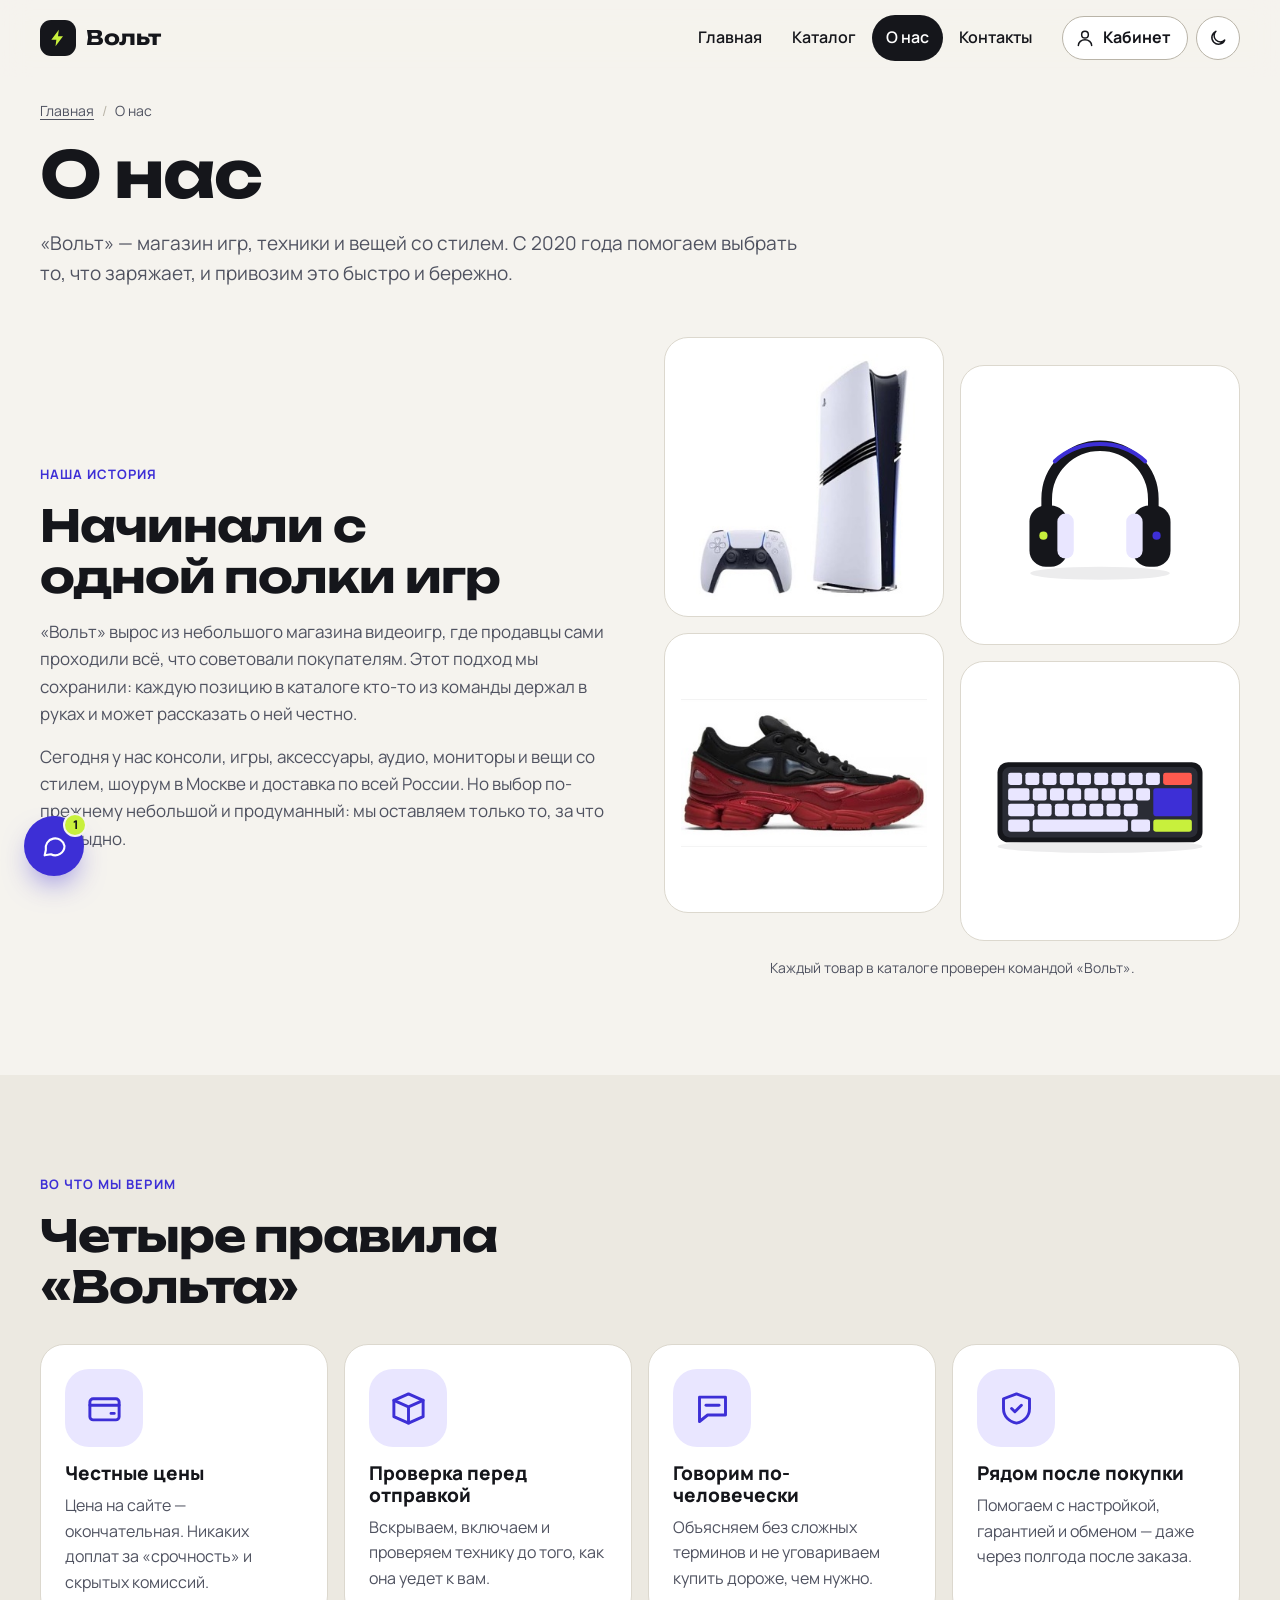
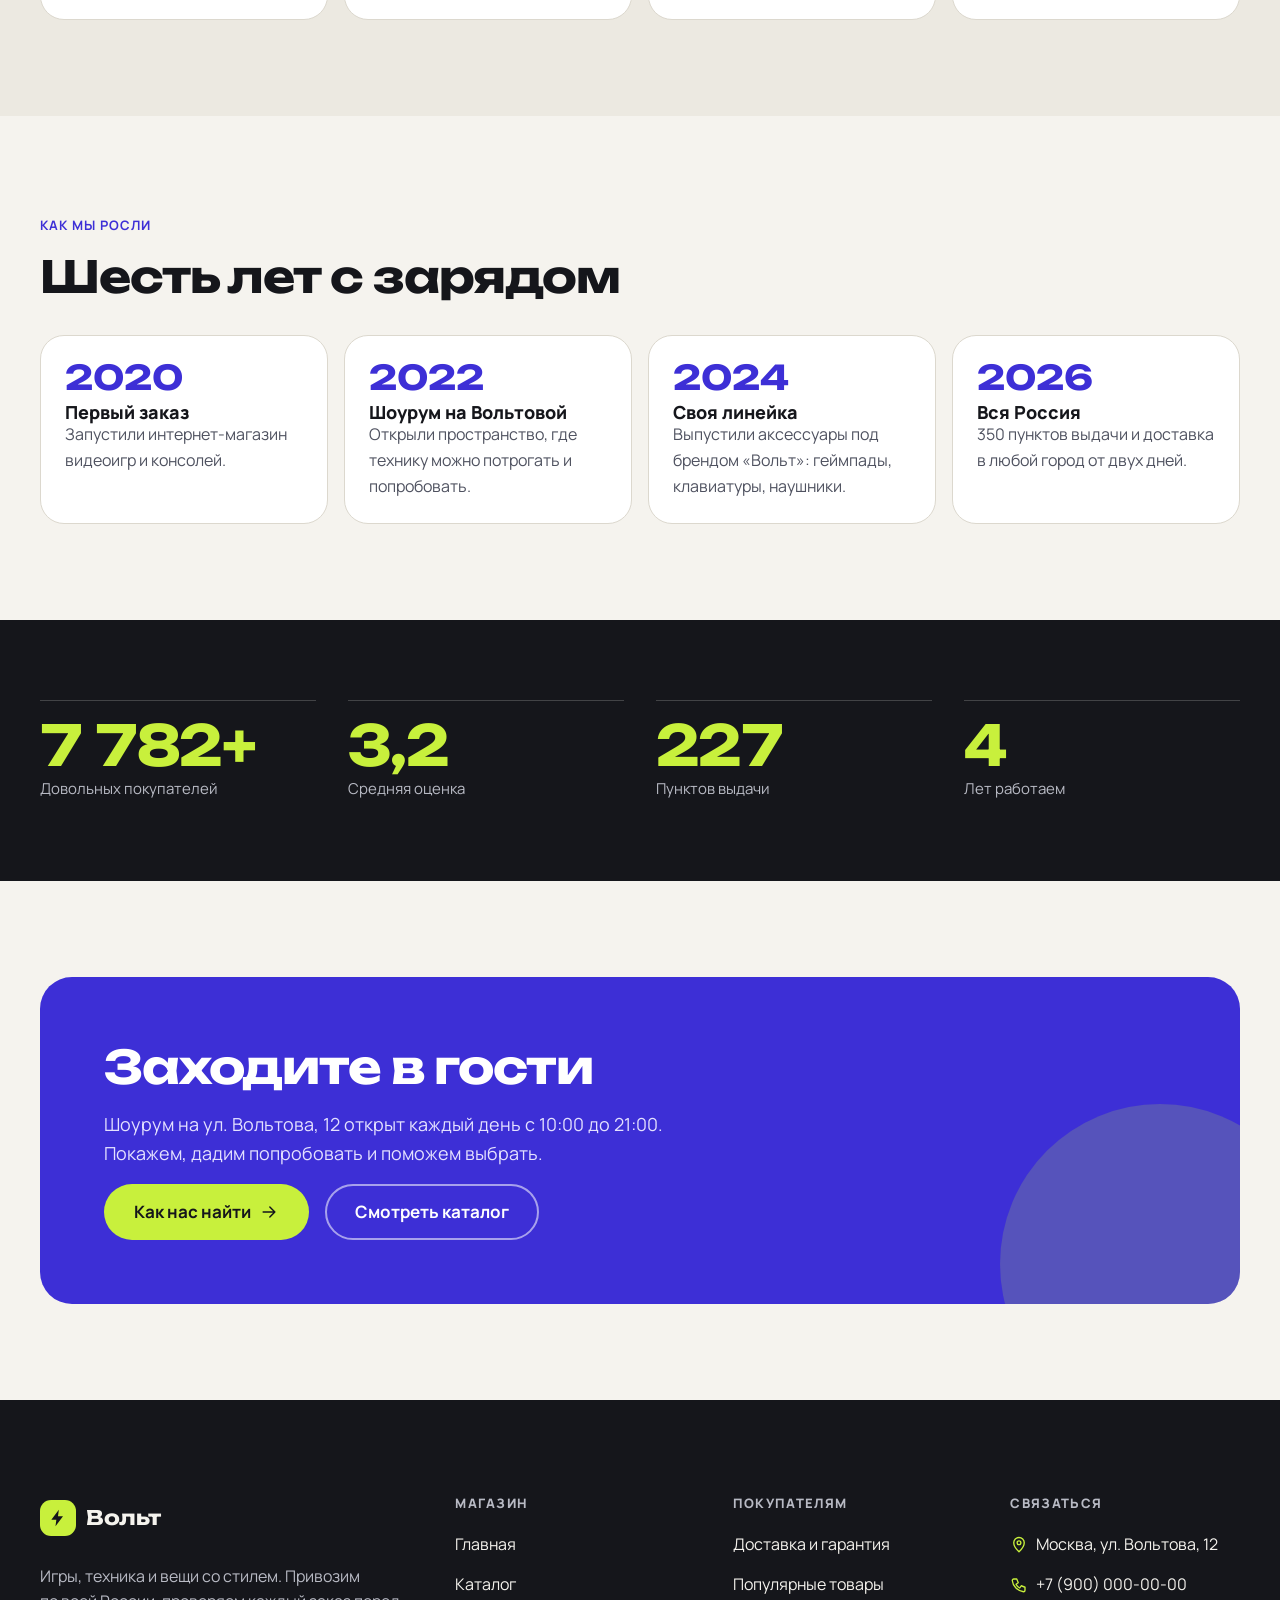
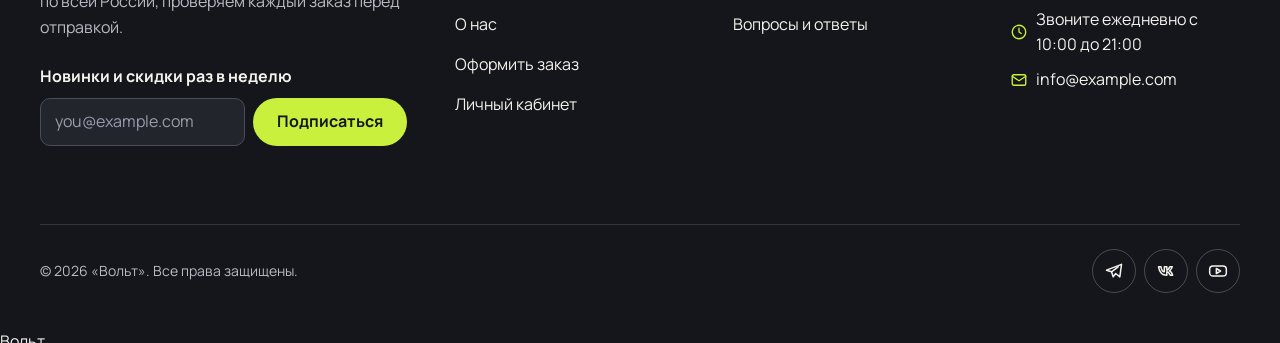
<file: about.html>
<!DOCTYPE html>
<html lang="ru">
<head>
  <meta charset="UTF-8">
  <meta name="viewport" content="width=device-width, initial-scale=1.0">
  <meta name="description" content="«Вольт» — магазин игр, техники и вещей со стилем. Наша история, принципы и то, как мы работаем.">
  <meta name="theme-color" content="#f5f3ee">
  <meta name="color-scheme" content="light dark">
  <title>О нас — Вольт</title>
  <link rel="icon" href="images/favicon.svg" type="image/svg+xml">
  <link rel="preconnect" href="https://fonts.googleapis.com">
  <link rel="preconnect" href="https://fonts.gstatic.com" crossorigin>
  <link rel="stylesheet" href="https://fonts.googleapis.com/css2?family=Manrope:wght@400;500;600;700;800&family=Unbounded:wght@500;600;700&display=swap">
  <link rel="stylesheet" href="css/style.css">
  <link rel="stylesheet" href="css/responsive.css">
  <meta property="og:type" content="website">
  <meta property="og:site_name" content="Вольт">
  <meta property="og:title" content="О нас — Вольт">
  <meta property="og:description" content="«Вольт» — магазин игр, техники и вещей со стилем. Наша история, принципы и то, как мы работаем.">
  <meta property="og:image" content="https://shadowboyyy.github.io/kr1-html-css-shop/images/tovar1.jpeg">
  <script>
    try {
      const savedTheme = localStorage.getItem('volt-theme');
      if (savedTheme === 'light' || savedTheme === 'dark') document.documentElement.dataset.theme = savedTheme;
    } catch (error) {}
    document.documentElement.classList.add('js');
    if (location.hash) document.documentElement.classList.add('is-anchor-load');
    if (!window.matchMedia('(prefers-reduced-motion: reduce)').matches) {
      document.documentElement.classList.add('motion-ready');
      setTimeout(() => { if (!window.Motion) document.documentElement.classList.remove('motion-ready'); }, 2500);
    }
  </script>
  <script src="js/vendor/motion.min.js" defer></script>
  <script src="js/main.js" defer></script>
  <script src="js/motion-effects.js" defer></script>
  <script src="js/chat.js" defer></script>
</head>
<body class="page page--about" id="top">
  <a class="skip-link" href="#main">Перейти к основному содержимому</a>

  <header class="site-header">
    <div class="site-header__inner container">
      <a class="logo site-header__logo" href="index.html" aria-label="Вольт — на главную">
        <span class="logo__mark"><svg class="logo__icon" viewBox="0 0 24 24" width="24" height="24" fill="none" stroke="currentColor" stroke-width="1.8" stroke-linecap="round" stroke-linejoin="round" aria-hidden="true" focusable="false"><path d="M13 2 4 14h6l-1 8 9-12h-6l1-8z" fill="currentColor" stroke="none"/></svg></span>
        <span class="logo__text">Вольт</span>
      </a>

      <div class="site-header__actions">
        <a class="header-action" href="account.html"><svg class="icon" viewBox="0 0 24 24" width="24" height="24" fill="none" stroke="currentColor" stroke-width="1.8" stroke-linecap="round" stroke-linejoin="round" aria-hidden="true" focusable="false"><circle cx="12" cy="8" r="4"/><path d="M4 21c0-4 3.6-7 8-7s8 3 8 7"/></svg><span class="header-action__text">Кабинет</span></a>
        <button class="header-action theme-toggle" type="button" aria-pressed="false" aria-label="Тёмная тема">
          <span class="theme-toggle__icon theme-toggle__icon--moon"><svg class="icon" viewBox="0 0 24 24" width="24" height="24" fill="none" stroke="currentColor" stroke-width="1.8" stroke-linecap="round" stroke-linejoin="round" aria-hidden="true" focusable="false"><path d="M20 14.5A8 8 0 1 1 9.5 4a6.5 6.5 0 0 0 10.5 10.5z"/></svg></span>
          <span class="theme-toggle__icon theme-toggle__icon--sun"><svg class="icon" viewBox="0 0 24 24" width="24" height="24" fill="none" stroke="currentColor" stroke-width="1.8" stroke-linecap="round" stroke-linejoin="round" aria-hidden="true" focusable="false"><circle cx="12" cy="12" r="4"/><path d="M12 2v2M12 20v2M4.9 4.9l1.4 1.4M17.7 17.7l1.4 1.4M2 12h2M20 12h2M4.9 19.1l1.4-1.4M17.7 6.3l1.4-1.4"/></svg></span>
        </button>
        <button class="site-header__toggle" type="button" aria-expanded="false" aria-controls="site-nav" aria-label="Открыть меню">
          <span class="site-header__toggle-icon site-header__toggle-icon--open"><svg class="icon" viewBox="0 0 24 24" width="24" height="24" fill="none" stroke="currentColor" stroke-width="1.8" stroke-linecap="round" stroke-linejoin="round" aria-hidden="true" focusable="false"><path d="M4 7h16M4 12h16M4 17h16"/></svg></span>
          <span class="site-header__toggle-icon site-header__toggle-icon--close"><svg class="icon" viewBox="0 0 24 24" width="24" height="24" fill="none" stroke="currentColor" stroke-width="1.8" stroke-linecap="round" stroke-linejoin="round" aria-hidden="true" focusable="false"><path d="M6 6l12 12M18 6 6 18"/></svg></span>
        </button>
      </div>

      <nav class="site-nav" id="site-nav" aria-label="Основная навигация">
        <ul class="site-nav__list">
          <li class="site-nav__item"><a class="site-nav__link" href="index.html">Главная</a></li>
          <li class="site-nav__item"><a class="site-nav__link" href="catalog.html">Каталог</a></li>
          <li class="site-nav__item"><a class="site-nav__link site-nav__link--active" href="about.html" aria-current="page">О нас</a></li>
          <li class="site-nav__item"><a class="site-nav__link" href="contacts.html">Контакты</a></li>
        </ul>
        <a class="site-nav__phone" href="tel:+79000000000"><svg class="icon" viewBox="0 0 24 24" width="24" height="24" fill="none" stroke="currentColor" stroke-width="1.8" stroke-linecap="round" stroke-linejoin="round" aria-hidden="true" focusable="false"><path d="M5 4h4l2 5-3 2a11 11 0 0 0 5 5l2-3 5 2v4a2 2 0 0 1-2 2A17 17 0 0 1 3 6a2 2 0 0 1 2-2"/></svg><span>+7 (900) 000‑00‑00</span></a>
      </nav>
    </div>
    <div class="scroll-progress" aria-hidden="true"></div>
  </header>

  <main class="main" id="main">
    <section class="page-hero" aria-labelledby="about-title">
      <div class="container">
      <nav class="breadcrumbs" aria-label="Хлебные крошки">
        <ol class="breadcrumbs__list">
          <li class="breadcrumbs__item"><a class="breadcrumbs__link" href="index.html">Главная</a></li>
          <li class="breadcrumbs__item"><span aria-current="page">О нас</span></li>
        </ol>
      </nav>
        <h1 class="page-hero__title" id="about-title" data-hero-item>О нас</h1>
        <p class="page-hero__lead" data-hero-item>«Вольт» — магазин игр, техники и вещей со&nbsp;стилем. С&nbsp;2020 года помогаем выбрать то, что заряжает, и&nbsp;привозим это быстро и&nbsp;бережно.</p>
      </div>
    </section>

    <section class="section section--flush" aria-labelledby="story-title">
      <div class="container about-story">
        <div class="about-story__text" data-reveal>
          <p class="eyebrow">Наша история</p>
          <h2 class="section__title" id="story-title">Начинали с одной полки игр</h2>
          <p>«Вольт» вырос из небольшого магазина видеоигр, где продавцы сами проходили всё, что советовали покупателям. Этот подход мы сохранили: каждую позицию в каталоге кто-то из команды держал в руках и может рассказать о ней честно.</p>
          <p>Сегодня у нас консоли, игры, аксессуары, аудио, мониторы и вещи со стилем, шоурум в Москве и доставка по всей России. Но выбор по-прежнему небольшой и продуманный: мы оставляем только то, за что не стыдно.</p>
        </div>
        <figure class="about-story__visual" data-reveal>
          <div class="about-story__tiles" aria-hidden="true">
            <img src="images/tovar1-320.jpg" alt="" width="320" height="320" loading="lazy">
            <img src="images/tovar5.svg" alt="" width="600" height="450" loading="lazy">
            <img src="images/tovar2-320.jpg" alt="" width="320" height="192" loading="lazy">
            <img src="images/tovar6.svg" alt="" width="600" height="450" loading="lazy">
          </div>
          <figcaption class="about-story__caption">Каждый товар в каталоге проверен командой «Вольт».</figcaption>
        </figure>
      </div>
    </section>

    <section class="section section--tinted" aria-labelledby="values-title">
      <div class="container">
        <div class="section__head" data-reveal>
          <p class="eyebrow">Во что мы верим</p>
          <h2 class="section__title" id="values-title">Четыре правила «Вольта»</h2>
        </div>
        <ul class="features" data-stagger>
          <li class="feature">
            <span class="feature__icon"><svg class="icon" viewBox="0 0 24 24" width="24" height="24" fill="none" stroke="currentColor" stroke-width="1.8" stroke-linecap="round" stroke-linejoin="round" aria-hidden="true" focusable="false"><rect x="3" y="6" width="18" height="13" rx="2"/><path d="M3 10h18M16 15h2"/></svg></span>
            <h3 class="feature__title">Честные цены</h3>
            <p class="feature__text">Цена на сайте — окончательная. Никаких доплат за «срочность» и скрытых комиссий.</p>
          </li>
          <li class="feature">
            <span class="feature__icon"><svg class="icon" viewBox="0 0 24 24" width="24" height="24" fill="none" stroke="currentColor" stroke-width="1.8" stroke-linecap="round" stroke-linejoin="round" aria-hidden="true" focusable="false"><path d="m3 7 9-4 9 4v10l-9 4-9-4z"/><path d="m3 7 9 4 9-4M12 11v10"/></svg></span>
            <h3 class="feature__title">Проверка перед отправкой</h3>
            <p class="feature__text">Вскрываем, включаем и проверяем технику до того, как она уедет к вам.</p>
          </li>
          <li class="feature">
            <span class="feature__icon"><svg class="icon" viewBox="0 0 24 24" width="24" height="24" fill="none" stroke="currentColor" stroke-width="1.8" stroke-linecap="round" stroke-linejoin="round" aria-hidden="true" focusable="false"><path d="M4 5h16v11H9l-5 4z"/><path d="M8 10h8"/></svg></span>
            <h3 class="feature__title">Говорим по-человечески</h3>
            <p class="feature__text">Объясняем без сложных терминов и не уговариваем купить дороже, чем нужно.</p>
          </li>
          <li class="feature">
            <span class="feature__icon"><svg class="icon" viewBox="0 0 24 24" width="24" height="24" fill="none" stroke="currentColor" stroke-width="1.8" stroke-linecap="round" stroke-linejoin="round" aria-hidden="true" focusable="false"><path d="M12 3 4 6v6c0 5 3.5 8 8 9 4.5-1 8-4 8-9V6l-8-3z"/><path d="m9 12 2 2 4-4"/></svg></span>
            <h3 class="feature__title">Рядом после покупки</h3>
            <p class="feature__text">Помогаем с настройкой, гарантией и обменом — даже через полгода после заказа.</p>
          </li>
        </ul>
      </div>
    </section>

    <section class="section" aria-labelledby="timeline-title">
      <div class="container">
        <div class="section__head" data-reveal>
          <p class="eyebrow">Как мы росли</p>
          <h2 class="section__title" id="timeline-title">Шесть лет с зарядом</h2>
        </div>
        <ol class="timeline" data-stagger>
          <li class="timeline__item"><span class="timeline__year">2020</span><div><h3 class="timeline__title">Первый заказ</h3><p>Запустили интернет-магазин видеоигр и консолей.</p></div></li>
          <li class="timeline__item"><span class="timeline__year">2022</span><div><h3 class="timeline__title">Шоурум на Вольтовой</h3><p>Открыли пространство, где технику можно потрогать и попробовать.</p></div></li>
          <li class="timeline__item"><span class="timeline__year">2024</span><div><h3 class="timeline__title">Своя линейка</h3><p>Выпустили аксессуары под брендом «Вольт»: геймпады, клавиатуры, наушники.</p></div></li>
          <li class="timeline__item"><span class="timeline__year">2026</span><div><h3 class="timeline__title">Вся Россия</h3><p>350 пунктов выдачи и доставка в любой город от двух дней.</p></div></li>
        </ol>
      </div>
    </section>

    <section class="stats" aria-labelledby="about-stats-title">
      <div class="container">
        <h2 class="visually-hidden" id="about-stats-title">«Вольт» в цифрах</h2>
        <dl class="stats__grid" data-stagger>
          <div class="stats__item"><dt class="stats__label">Довольных покупателей</dt><dd class="stats__value"><span data-count="12000" data-suffix="+">12&nbsp;000+</span></dd></div>
          <div class="stats__item"><dt class="stats__label">Средняя оценка</dt><dd class="stats__value"><span data-count="4.9" data-decimals="1">4,9</span></dd></div>
          <div class="stats__item"><dt class="stats__label">Пунктов выдачи</dt><dd class="stats__value"><span data-count="350">350</span></dd></div>
          <div class="stats__item"><dt class="stats__label">Лет работаем</dt><dd class="stats__value"><span data-count="6">6</span></dd></div>
        </dl>
      </div>
    </section>

    <section class="section" aria-labelledby="about-cta-title">
      <div class="container">
        <div class="cta__box" data-reveal>
          <h2 class="cta__title" id="about-cta-title">Заходите в гости</h2>
          <p class="cta__text">Шоурум на ул. Вольтова, 12 открыт каждый день с 10:00 до 21:00. Покажем, дадим попробовать и поможем выбрать.</p>
          <div class="hero__actions">
            <a class="button button--accent button--large" href="contacts.html">Как нас найти <svg class="icon" viewBox="0 0 24 24" width="24" height="24" fill="none" stroke="currentColor" stroke-width="1.8" stroke-linecap="round" stroke-linejoin="round" aria-hidden="true" focusable="false"><path d="M5 12h14M13 6l6 6-6 6"/></svg></a>
            <a class="button button--ghost button--large about-cta__ghost" href="catalog.html">Смотреть каталог</a>
          </div>
        </div>
      </div>
    </section>
  </main>

  <footer class="site-footer">
    <div class="site-footer__inner container">
      <div class="site-footer__top">
        <div class="site-footer__brand">
          <a class="logo logo--inverse" href="index.html" aria-label="Вольт — на главную">
            <span class="logo__mark"><svg class="logo__icon" viewBox="0 0 24 24" width="24" height="24" fill="none" stroke="currentColor" stroke-width="1.8" stroke-linecap="round" stroke-linejoin="round" aria-hidden="true" focusable="false"><path d="M13 2 4 14h6l-1 8 9-12h-6l1-8z" fill="currentColor" stroke="none"/></svg></span>
            <span class="logo__text">Вольт</span>
          </a>
          <p class="site-footer__tagline">Игры, техника и вещи со&nbsp;стилем. Привозим по&nbsp;всей России, проверяем каждый заказ перед отправкой.</p>

          <form class="subscribe" id="subscribe-form" action="#" method="post" novalidate>
            <label class="subscribe__label" for="subscribe-email">Новинки и скидки раз в неделю</label>
            <div class="subscribe__row">
              <input class="subscribe__input" id="subscribe-email" name="email" type="email" autocomplete="email" placeholder="you@example.com" required aria-describedby="subscribe-status">
              <button class="button button--accent subscribe__button" type="submit">Подписаться</button>
            </div>
            <p class="subscribe__status" id="subscribe-status" role="status"></p>
          </form>
        </div>

        <nav class="site-footer__column" aria-labelledby="footer-shop-title">
          <h2 class="site-footer__title" id="footer-shop-title">Магазин</h2>
          <ul class="site-footer__list">
            <li><a class="site-footer__link" href="index.html">Главная</a></li>
            <li><a class="site-footer__link" href="catalog.html">Каталог</a></li>
            <li><a class="site-footer__link" href="about.html">О нас</a></li>
            <li><a class="site-footer__link" href="order.html">Оформить заказ</a></li>
            <li><a class="site-footer__link" href="account.html">Личный кабинет</a></li>
          </ul>
        </nav>

        <nav class="site-footer__column" aria-labelledby="footer-help-title">
          <h2 class="site-footer__title" id="footer-help-title">Покупателям</h2>
          <ul class="site-footer__list">
            <li><a class="site-footer__link" href="index.html#advantages">Доставка и гарантия</a></li>
            <li><a class="site-footer__link" href="index.html#popular">Популярные товары</a></li>
            <li><a class="site-footer__link" href="index.html#faq">Вопросы и ответы</a></li>
          </ul>
        </nav>

        <div class="site-footer__column">
          <h2 class="site-footer__title">Связаться</h2>
          <ul class="site-footer__list site-footer__list--contacts">
            <li><svg class="icon" viewBox="0 0 24 24" width="24" height="24" fill="none" stroke="currentColor" stroke-width="1.8" stroke-linecap="round" stroke-linejoin="round" aria-hidden="true" focusable="false"><path d="M12 21s-7-6.5-7-12a7 7 0 0 1 14 0c0 5.5-7 12-7 12z"/><circle cx="12" cy="9" r="2.5"/></svg><span>Москва, ул. Вольтова, 12</span></li>
            <li><svg class="icon" viewBox="0 0 24 24" width="24" height="24" fill="none" stroke="currentColor" stroke-width="1.8" stroke-linecap="round" stroke-linejoin="round" aria-hidden="true" focusable="false"><path d="M5 4h4l2 5-3 2a11 11 0 0 0 5 5l2-3 5 2v4a2 2 0 0 1-2 2A17 17 0 0 1 3 6a2 2 0 0 1 2-2"/></svg><a class="site-footer__link" href="tel:+79000000000">+7 (900) 000‑00‑00</a></li>
            <li><svg class="icon" viewBox="0 0 24 24" width="24" height="24" fill="none" stroke="currentColor" stroke-width="1.8" stroke-linecap="round" stroke-linejoin="round" aria-hidden="true" focusable="false"><circle cx="12" cy="12" r="9"/><path d="M12 7v5l3 2"/></svg><span>Звоните ежедневно с 10:00 до 21:00</span></li>
            <li><svg class="icon" viewBox="0 0 24 24" width="24" height="24" fill="none" stroke="currentColor" stroke-width="1.8" stroke-linecap="round" stroke-linejoin="round" aria-hidden="true" focusable="false"><rect x="3" y="5" width="18" height="14" rx="2"/><path d="m3 7 9 6 9-6"/></svg><a class="site-footer__link" href="mailto:info@example.com">info@example.com</a></li>
          </ul>
        </div>
      </div>

      <div class="site-footer__bottom">
        <p class="site-footer__copy">&copy; 2026 «Вольт». Все права защищены.</p>
        <ul class="socials" aria-label="Мы в социальных сетях">
          <li><a class="socials__link" href="https://t.me/" rel="noopener" aria-label="Telegram"><svg class="icon" viewBox="0 0 24 24" width="24" height="24" fill="none" stroke="currentColor" stroke-width="1.8" stroke-linecap="round" stroke-linejoin="round" aria-hidden="true" focusable="false"><path d="M21 4 3 11l6 2 2 6 3-4 5 4z"/><path d="m9 13 8-6"/></svg></a></li>
          <li><a class="socials__link" href="https://vk.com/" rel="noopener" aria-label="ВКонтакте"><svg class="icon" viewBox="0 0 24 24" width="24" height="24" fill="none" stroke="currentColor" stroke-width="1.8" stroke-linecap="round" stroke-linejoin="round" aria-hidden="true" focusable="false"><path d="M3 7c1 6 4.5 10 10 10v-4c2 0 3 2 4 4h3c-1-3-3-5-4-5 1-1 3-3 3.5-5h-3c-1 2-2.5 4-3.5 4V7h-3v6c-2 0-3.5-3-4-6z"/></svg></a></li>
          <li><a class="socials__link" href="https://www.youtube.com/" rel="noopener" aria-label="YouTube"><svg class="icon" viewBox="0 0 24 24" width="24" height="24" fill="none" stroke="currentColor" stroke-width="1.8" stroke-linecap="round" stroke-linejoin="round" aria-hidden="true" focusable="false"><rect x="2" y="6" width="20" height="12" rx="4"/><path d="m10 9 5 3-5 3z"/></svg></a></li>
        </ul>
      </div>
    </div>
    <div class="site-footer__wordmark" aria-hidden="true" data-text="Вольт"></div>
  </footer>

  <a class="back-to-top" href="#top">
    <svg class="back-to-top__ring" viewBox="0 0 64 64" aria-hidden="true" focusable="false">
      <circle class="back-to-top__track" cx="32" cy="32" r="29"/>
      <circle class="back-to-top__progress" cx="32" cy="32" r="29" pathLength="1"/>
    </svg>
    <span class="back-to-top__arrow"><svg class="icon" viewBox="0 0 24 24" width="24" height="24" fill="none" stroke="currentColor" stroke-width="1.8" stroke-linecap="round" stroke-linejoin="round" aria-hidden="true" focusable="false"><path d="M12 19V5M6 11l6-6 6 6"/></svg></span>
    <span class="back-to-top__text">UP</span>
    <span class="visually-hidden"> — наверх страницы</span>
  </a>

  <div class="chat" data-chat>
    <section class="chat__panel" id="chat-panel" aria-labelledby="chat-title" hidden>
      <header class="chat__header">
        <span class="chat__avatar"><svg class="icon" viewBox="0 0 24 24" width="24" height="24" fill="none" stroke="currentColor" stroke-width="1.8" stroke-linecap="round" stroke-linejoin="round" aria-hidden="true" focusable="false"><path d="M13 2 4 14h6l-1 8 9-12h-6l1-8z" fill="currentColor" stroke="none"/></svg></span>
        <div class="chat__heading">
          <h2 class="chat__title" id="chat-title">Консультант «Вольт»</h2>
          <p class="chat__status"><span class="chat__dot" aria-hidden="true"></span>Онлайн · ежедневно 10:00–21:00</p>
        </div>
        <button class="chat__close" type="button" aria-label="Закрыть чат"><svg class="icon" viewBox="0 0 24 24" width="24" height="24" fill="none" stroke="currentColor" stroke-width="1.8" stroke-linecap="round" stroke-linejoin="round" aria-hidden="true" focusable="false"><path d="M6 6l12 12M18 6 6 18"/></svg></button>
      </header>

      <div class="chat__messages" id="chat-messages" role="log" aria-live="polite" aria-label="Сообщения чата" tabindex="0"></div>

      <div class="chat__quick" role="group" aria-label="Быстрые вопросы">
          <button class="chat__chip" type="button" data-question="Сроки доставки">Сроки доставки</button>
          <button class="chat__chip" type="button" data-question="Как оплатить?">Как оплатить?</button>
          <button class="chat__chip" type="button" data-question="Гарантия и возврат">Гарантия и возврат</button>
          <button class="chat__chip" type="button" data-question="Помогите с выбором">Помогите с выбором</button>
      </div>

      <form class="chat__form" id="chat-form" action="#" method="post">
        <label class="visually-hidden" for="chat-input">Ваше сообщение</label>
        <input class="chat__input" id="chat-input" name="message" type="text" autocomplete="off" maxlength="300" placeholder="Напишите вопрос…">
        <button class="chat__send" type="submit" aria-label="Отправить сообщение"><svg class="icon" viewBox="0 0 24 24" width="24" height="24" fill="none" stroke="currentColor" stroke-width="1.8" stroke-linecap="round" stroke-linejoin="round" aria-hidden="true" focusable="false"><path d="M21 3 10 14M21 3l-7 18-4-7-7-4z"/></svg></button>
      </form>
    </section>

    <button class="chat__launcher" type="button" aria-expanded="false" aria-controls="chat-panel" aria-label="Чат с консультантом">
      <span class="chat__launcher-icon chat__launcher-icon--open"><svg class="icon" viewBox="0 0 24 24" width="24" height="24" fill="none" stroke="currentColor" stroke-width="1.8" stroke-linecap="round" stroke-linejoin="round" aria-hidden="true" focusable="false"><path d="M21 12a8 8 0 0 1-11.6 7.1L4 20l1-4.6A8 8 0 1 1 21 12z"/></svg></span>
      <span class="chat__launcher-icon chat__launcher-icon--close"><svg class="icon" viewBox="0 0 24 24" width="24" height="24" fill="none" stroke="currentColor" stroke-width="1.8" stroke-linecap="round" stroke-linejoin="round" aria-hidden="true" focusable="false"><path d="M6 6l12 12M18 6 6 18"/></svg></span>
    </button>
    <span class="chat__badge" aria-hidden="true" data-badge="1"></span>
  </div>

  <p class="toast" id="toast" role="status" aria-live="polite"></p>
</body>
</html>
</file>
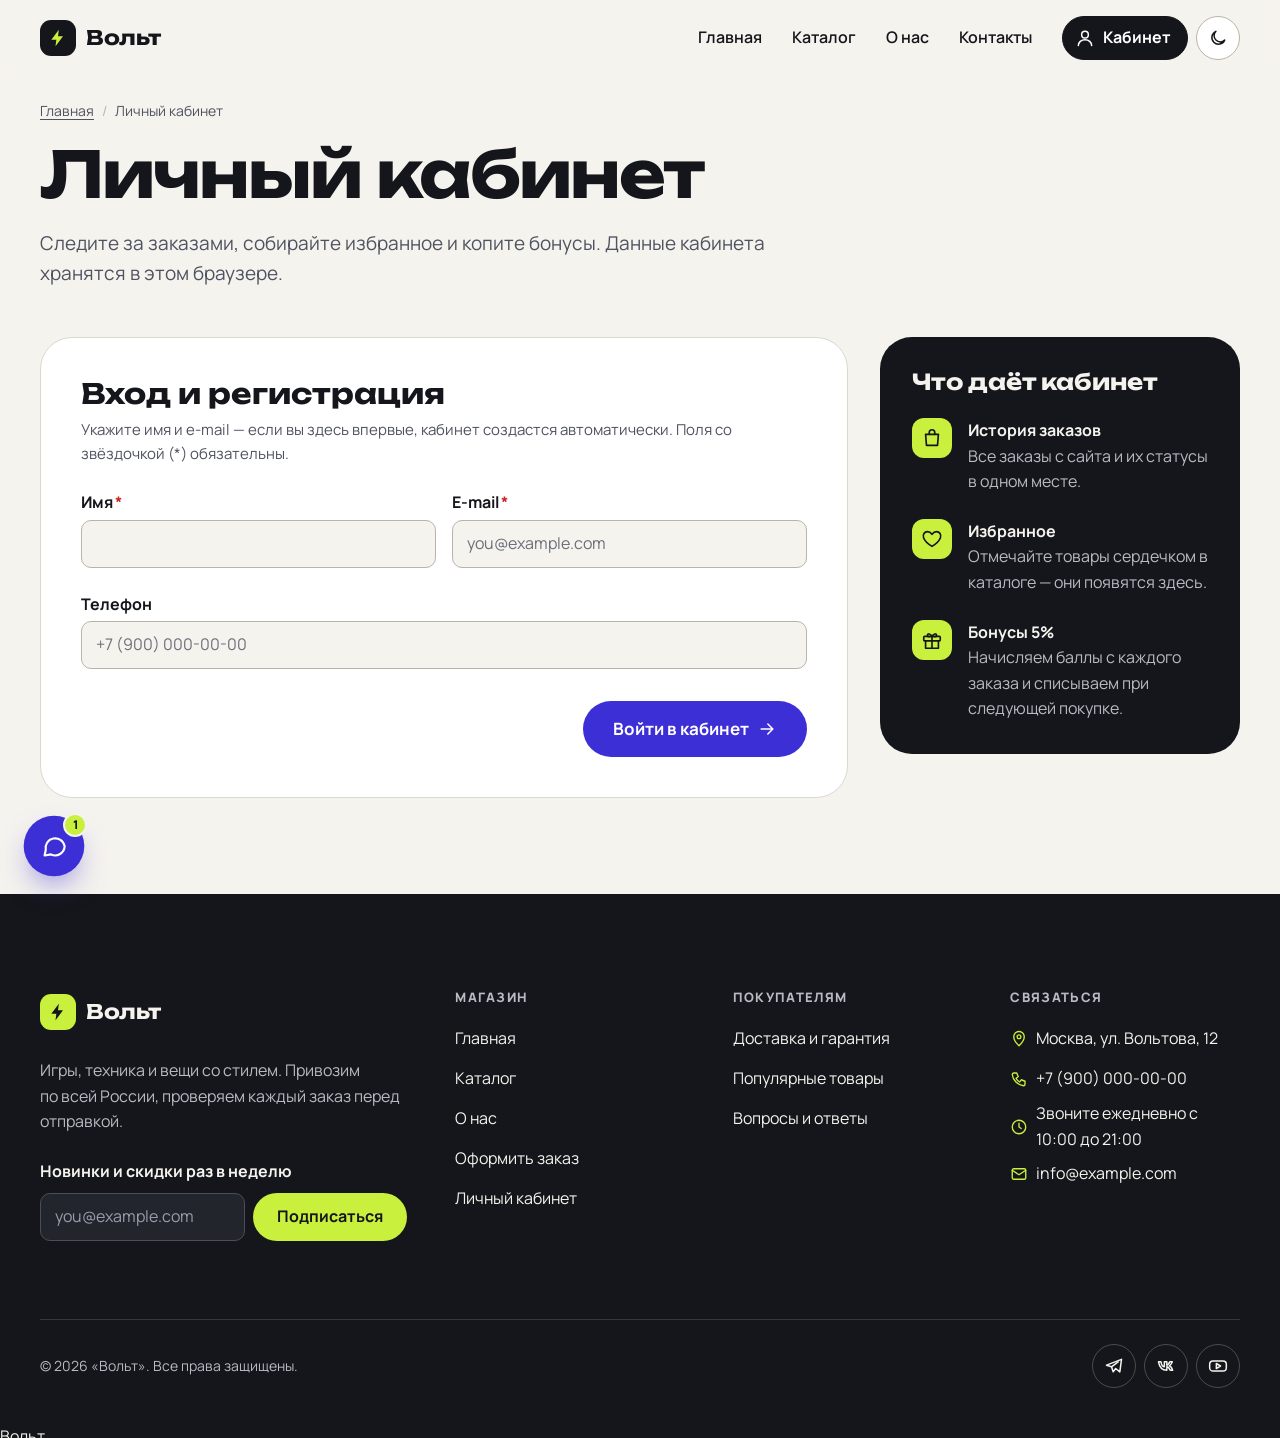
<file: account.html>
<!DOCTYPE html>
<html lang="ru">
<head>
  <meta charset="UTF-8">
  <meta name="viewport" content="width=device-width, initial-scale=1.0">
  <meta name="description" content="Личный кабинет магазина «Вольт»: ваши заказы, избранные товары, бонусы и данные профиля.">
  <meta name="theme-color" content="#f5f3ee">
  <meta name="color-scheme" content="light dark">
  <title>Личный кабинет — Вольт</title>
  <link rel="icon" href="images/favicon.svg" type="image/svg+xml">
  <link rel="preconnect" href="https://fonts.googleapis.com">
  <link rel="preconnect" href="https://fonts.gstatic.com" crossorigin>
  <link rel="stylesheet" href="https://fonts.googleapis.com/css2?family=Manrope:wght@400;500;600;700;800&family=Unbounded:wght@500;600;700&display=swap">
  <link rel="stylesheet" href="css/style.css">
  <link rel="stylesheet" href="css/responsive.css">
  <meta property="og:type" content="website">
  <meta property="og:site_name" content="Вольт">
  <meta property="og:title" content="Личный кабинет — Вольт">
  <meta property="og:description" content="Личный кабинет магазина «Вольт»: ваши заказы, избранные товары, бонусы и данные профиля.">
  <meta property="og:image" content="https://shadowboyyy.github.io/kr1-html-css-shop/images/tovar1.jpeg">
  <script>
    try {
      const savedTheme = localStorage.getItem('volt-theme');
      if (savedTheme === 'light' || savedTheme === 'dark') document.documentElement.dataset.theme = savedTheme;
    } catch (error) {}
    document.documentElement.classList.add('js');
    if (location.hash) document.documentElement.classList.add('is-anchor-load');
    if (!window.matchMedia('(prefers-reduced-motion: reduce)').matches) {
      document.documentElement.classList.add('motion-ready');
      setTimeout(() => { if (!window.Motion) document.documentElement.classList.remove('motion-ready'); }, 2500);
    }
  </script>
  <script src="js/vendor/motion.min.js" defer></script>
  <script src="js/main.js" defer></script>
  <script src="js/motion-effects.js" defer></script>
  <script src="js/chat.js" defer></script>
  <script src="js/account.js" defer></script>
</head>
<body class="page page--account" id="top">
  <a class="skip-link" href="#main">Перейти к основному содержимому</a>

  <header class="site-header">
    <div class="site-header__inner container">
      <a class="logo site-header__logo" href="index.html" aria-label="Вольт — на главную">
        <span class="logo__mark"><svg class="logo__icon" viewBox="0 0 24 24" width="24" height="24" fill="none" stroke="currentColor" stroke-width="1.8" stroke-linecap="round" stroke-linejoin="round" aria-hidden="true" focusable="false"><path d="M13 2 4 14h6l-1 8 9-12h-6l1-8z" fill="currentColor" stroke="none"/></svg></span>
        <span class="logo__text">Вольт</span>
      </a>

      <div class="site-header__actions">
        <a class="header-action header-action--active" href="account.html" aria-current="page"><svg class="icon" viewBox="0 0 24 24" width="24" height="24" fill="none" stroke="currentColor" stroke-width="1.8" stroke-linecap="round" stroke-linejoin="round" aria-hidden="true" focusable="false"><circle cx="12" cy="8" r="4"/><path d="M4 21c0-4 3.6-7 8-7s8 3 8 7"/></svg><span class="header-action__text">Кабинет</span></a>
        <button class="header-action theme-toggle" type="button" aria-pressed="false" aria-label="Тёмная тема">
          <span class="theme-toggle__icon theme-toggle__icon--moon"><svg class="icon" viewBox="0 0 24 24" width="24" height="24" fill="none" stroke="currentColor" stroke-width="1.8" stroke-linecap="round" stroke-linejoin="round" aria-hidden="true" focusable="false"><path d="M20 14.5A8 8 0 1 1 9.5 4a6.5 6.5 0 0 0 10.5 10.5z"/></svg></span>
          <span class="theme-toggle__icon theme-toggle__icon--sun"><svg class="icon" viewBox="0 0 24 24" width="24" height="24" fill="none" stroke="currentColor" stroke-width="1.8" stroke-linecap="round" stroke-linejoin="round" aria-hidden="true" focusable="false"><circle cx="12" cy="12" r="4"/><path d="M12 2v2M12 20v2M4.9 4.9l1.4 1.4M17.7 17.7l1.4 1.4M2 12h2M20 12h2M4.9 19.1l1.4-1.4M17.7 6.3l1.4-1.4"/></svg></span>
        </button>
        <button class="site-header__toggle" type="button" aria-expanded="false" aria-controls="site-nav" aria-label="Открыть меню">
          <span class="site-header__toggle-icon site-header__toggle-icon--open"><svg class="icon" viewBox="0 0 24 24" width="24" height="24" fill="none" stroke="currentColor" stroke-width="1.8" stroke-linecap="round" stroke-linejoin="round" aria-hidden="true" focusable="false"><path d="M4 7h16M4 12h16M4 17h16"/></svg></span>
          <span class="site-header__toggle-icon site-header__toggle-icon--close"><svg class="icon" viewBox="0 0 24 24" width="24" height="24" fill="none" stroke="currentColor" stroke-width="1.8" stroke-linecap="round" stroke-linejoin="round" aria-hidden="true" focusable="false"><path d="M6 6l12 12M18 6 6 18"/></svg></span>
        </button>
      </div>

      <nav class="site-nav" id="site-nav" aria-label="Основная навигация">
        <ul class="site-nav__list">
          <li class="site-nav__item"><a class="site-nav__link" href="index.html">Главная</a></li>
          <li class="site-nav__item"><a class="site-nav__link" href="catalog.html">Каталог</a></li>
          <li class="site-nav__item"><a class="site-nav__link" href="about.html">О нас</a></li>
          <li class="site-nav__item"><a class="site-nav__link" href="contacts.html">Контакты</a></li>
        </ul>
        <a class="site-nav__phone" href="tel:+79000000000"><svg class="icon" viewBox="0 0 24 24" width="24" height="24" fill="none" stroke="currentColor" stroke-width="1.8" stroke-linecap="round" stroke-linejoin="round" aria-hidden="true" focusable="false"><path d="M5 4h4l2 5-3 2a11 11 0 0 0 5 5l2-3 5 2v4a2 2 0 0 1-2 2A17 17 0 0 1 3 6a2 2 0 0 1 2-2"/></svg><span>+7 (900) 000‑00‑00</span></a>
      </nav>
    </div>
    <div class="scroll-progress" aria-hidden="true"></div>
  </header>

  <main class="main" id="main">
    <section class="page-hero" aria-labelledby="account-title">
      <div class="container">
      <nav class="breadcrumbs" aria-label="Хлебные крошки">
        <ol class="breadcrumbs__list">
          <li class="breadcrumbs__item"><a class="breadcrumbs__link" href="index.html">Главная</a></li>
          <li class="breadcrumbs__item"><span aria-current="page">Личный кабинет</span></li>
        </ol>
      </nav>
        <h1 class="page-hero__title" id="account-title" data-hero-item>Личный кабинет</h1>
        <p class="page-hero__lead" data-hero-item>Следите за заказами, собирайте избранное и копите бонусы. Данные кабинета хранятся в этом браузере.</p>
      </div>
    </section>

    <div class="section section--flush">
      <div class="container">
        <div class="account-auth" id="account-auth">
          <section class="order-card" aria-labelledby="login-title" data-reveal>
            <h2 class="order-card__title" id="login-title">Вход и регистрация</h2>
            <p class="form-note">Укажите имя и e-mail — если вы здесь впервые, кабинет создастся автоматически. Поля со звёздочкой (<span aria-hidden="true">*</span>) обязательны.</p>
            <form class="order-form" id="login-form" action="#" method="post" novalidate data-validate data-success="login">
              <p class="form-summary" role="alert" hidden></p>

    <div class="order-form__group">
      <label class="order-form__label" for="login-name">Имя<span class="order-form__required" aria-hidden="true">*</span></label>
      <input class="order-form__input" id="login-name" name="name" type="text" autocomplete="name" minlength="2" required data-error-required="Введите имя." data-error-short="Имя должно быть не короче двух букв.">
      <p class="form-error" id="login-name-error" hidden></p>
    </div>

    <div class="order-form__group">
      <label class="order-form__label" for="login-email">E-mail<span class="order-form__required" aria-hidden="true">*</span></label>
      <input class="order-form__input" id="login-email" name="email" type="email" autocomplete="email" placeholder="you@example.com" required data-error-required="Введите e-mail." data-error-type="Введите e-mail в формате name@example.com.">
      <p class="form-error" id="login-email-error" hidden></p>
    </div>

    <div class="order-form__group order-form__group--wide">
      <label class="order-form__label" for="login-phone">Телефон</label>
      <input class="order-form__input" id="login-phone" name="phone" type="tel" inputmode="tel" autocomplete="tel" placeholder="+7 (900) 000-00-00" pattern="^\+7 \(\d{3}\) \d{3}-\d{2}-\d{2}$" data-error-pattern="Введите номер полностью: +7 (900) 000-00-00.">
      <p class="form-error" id="login-phone-error" hidden></p>
    </div>

              <div class="order-form__actions order-form__group--wide">
                <button class="button button--primary button--large" type="submit">Войти в кабинет <svg class="icon" viewBox="0 0 24 24" width="24" height="24" fill="none" stroke="currentColor" stroke-width="1.8" stroke-linecap="round" stroke-linejoin="round" aria-hidden="true" focusable="false"><path d="M5 12h14M13 6l6 6-6 6"/></svg></button>
              </div>
            </form>
          </section>

          <aside class="account-perks" aria-labelledby="perks-title" data-reveal>
            <h2 class="account-perks__title" id="perks-title">Что даёт кабинет</h2>
            <ul class="account-perks__list">
              <li><svg class="icon" viewBox="0 0 24 24" width="24" height="24" fill="none" stroke="currentColor" stroke-width="1.8" stroke-linecap="round" stroke-linejoin="round" aria-hidden="true" focusable="false"><path d="M5 8h14l-1 12H6z"/><path d="M9 8V6a3 3 0 0 1 6 0v2"/></svg><div><strong>История заказов</strong><p>Все заказы с сайта и их статусы в одном месте.</p></div></li>
              <li><svg class="icon" viewBox="0 0 24 24" width="24" height="24" fill="none" stroke="currentColor" stroke-width="1.8" stroke-linecap="round" stroke-linejoin="round" aria-hidden="true" focusable="false"><path d="M12 20s-7.5-4.6-9.2-9.4C1.6 7.3 3.7 4 7.1 4c2 0 3.5 1.1 4.9 2.9C13.4 5.1 14.9 4 16.9 4c3.4 0 5.5 3.3 4.3 6.6C19.5 15.4 12 20 12 20z"/></svg><div><strong>Избранное</strong><p>Отмечайте товары сердечком в каталоге — они появятся здесь.</p></div></li>
              <li><svg class="icon" viewBox="0 0 24 24" width="24" height="24" fill="none" stroke="currentColor" stroke-width="1.8" stroke-linecap="round" stroke-linejoin="round" aria-hidden="true" focusable="false"><rect x="3" y="8" width="18" height="5" rx="1"/><path d="M5 13v8h14v-8M12 8v13M12 8c-1.5-3-5-3.5-5-1s3 1 5 1zm0 0c1.5-3 5-3.5 5-1s-3 1-5 1z"/></svg><div><strong>Бонусы 5%</strong><p>Начисляем баллы с каждого заказа и списываем при следующей покупке.</p></div></li>
            </ul>
          </aside>
        </div>

        <div class="account-dashboard" id="account-dashboard" hidden>
          <div class="account-head">
            <span class="account-head__avatar" id="account-avatar" aria-hidden="true">В</span>
            <div class="account-head__info">
              <p class="account-head__hello">Здравствуйте, <span id="account-name">гость</span>!</p>
              <p class="account-head__email" id="account-email"></p>
            </div>
            <button class="button button--ghost account-head__logout" type="button" id="logout-button"><svg class="icon" viewBox="0 0 24 24" width="24" height="24" fill="none" stroke="currentColor" stroke-width="1.8" stroke-linecap="round" stroke-linejoin="round" aria-hidden="true" focusable="false"><path d="M15 4h4a1 1 0 0 1 1 1v14a1 1 0 0 1-1 1h-4M10 16l-4-4 4-4M6 12h10"/></svg> Выйти</button>
          </div>

          <dl class="account-stats">
            <div class="account-stats__item"><dt>Заказов</dt><dd id="stat-orders">0</dd></div>
            <div class="account-stats__item"><dt>В избранном</dt><dd id="stat-favorites">0</dd></div>
            <div class="account-stats__item account-stats__item--accent"><dt>Бонусных баллов</dt><dd id="stat-bonus">0</dd></div>
          </dl>

          <div class="tabs" role="tablist" aria-label="Разделы кабинета">
            <button class="tabs__tab" type="button" role="tab" id="tab-orders" aria-controls="panel-orders" aria-selected="true"><svg class="icon" viewBox="0 0 24 24" width="24" height="24" fill="none" stroke="currentColor" stroke-width="1.8" stroke-linecap="round" stroke-linejoin="round" aria-hidden="true" focusable="false"><path d="M5 8h14l-1 12H6z"/><path d="M9 8V6a3 3 0 0 1 6 0v2"/></svg> Мои заказы</button>
            <button class="tabs__tab" type="button" role="tab" id="tab-favorites" aria-controls="panel-favorites" aria-selected="false" tabindex="-1"><svg class="icon" viewBox="0 0 24 24" width="24" height="24" fill="none" stroke="currentColor" stroke-width="1.8" stroke-linecap="round" stroke-linejoin="round" aria-hidden="true" focusable="false"><path d="M12 20s-7.5-4.6-9.2-9.4C1.6 7.3 3.7 4 7.1 4c2 0 3.5 1.1 4.9 2.9C13.4 5.1 14.9 4 16.9 4c3.4 0 5.5 3.3 4.3 6.6C19.5 15.4 12 20 12 20z"/></svg> Избранное</button>
            <button class="tabs__tab" type="button" role="tab" id="tab-profile" aria-controls="panel-profile" aria-selected="false" tabindex="-1"><svg class="icon" viewBox="0 0 24 24" width="24" height="24" fill="none" stroke="currentColor" stroke-width="1.8" stroke-linecap="round" stroke-linejoin="round" aria-hidden="true" focusable="false"><circle cx="12" cy="8" r="4"/><path d="M4 21c0-4 3.6-7 8-7s8 3 8 7"/></svg> Профиль</button>
          </div>

          <section class="tabs__panel" id="panel-orders" role="tabpanel" aria-labelledby="tab-orders" tabindex="0">
            <ul class="orders-list" id="orders-list"></ul>
            <div class="empty-state" id="orders-empty">
              <p class="empty-state__title">Заказов пока нет</p>
              <p class="empty-state__text">Нажмите «Заказать» в карточке товара — заказ появится здесь.</p>
              <a class="button button--primary" href="catalog.html">Перейти в каталог</a>
            </div>
          </section>

          <section class="tabs__panel" id="panel-favorites" role="tabpanel" aria-labelledby="tab-favorites" tabindex="0" hidden>
            <ul class="favorites-grid" id="favorites-grid"></ul>
            <div class="empty-state" id="favorites-empty">
              <p class="empty-state__title">В избранном пусто</p>
              <p class="empty-state__text">Нажмите на сердечко в карточке товара, чтобы сохранить его.</p>
              <a class="button button--primary" href="catalog.html">Выбрать товары</a>
            </div>
          </section>

          <section class="tabs__panel" id="panel-profile" role="tabpanel" aria-labelledby="tab-profile" tabindex="0" hidden>
            <div class="order-card">
              <h2 class="order-card__title">Данные профиля</h2>
              <p class="form-note">Эти данные подставятся в формы заказа автоматически.</p>
              <form class="order-form" id="profile-form" action="#" method="post" novalidate data-validate data-success="profile">
                <p class="form-summary" role="alert" hidden></p>

    <div class="order-form__group">
      <label class="order-form__label" for="profile-name">Имя<span class="order-form__required" aria-hidden="true">*</span></label>
      <input class="order-form__input" id="profile-name" name="name" type="text" autocomplete="name" minlength="2" required data-error-required="Введите имя." data-error-short="Имя должно быть не короче двух букв.">
      <p class="form-error" id="profile-name-error" hidden></p>
    </div>

    <div class="order-form__group">
      <label class="order-form__label" for="profile-email">E-mail<span class="order-form__required" aria-hidden="true">*</span></label>
      <input class="order-form__input" id="profile-email" name="email" type="email" autocomplete="email" required data-error-required="Введите e-mail." data-error-type="Введите e-mail в формате name@example.com.">
      <p class="form-error" id="profile-email-error" hidden></p>
    </div>

    <div class="order-form__group">
      <label class="order-form__label" for="profile-phone">Телефон</label>
      <input class="order-form__input" id="profile-phone" name="phone" type="tel" inputmode="tel" autocomplete="tel" placeholder="+7 (900) 000-00-00" pattern="^\+7 \(\d{3}\) \d{3}-\d{2}-\d{2}$" data-error-pattern="Введите номер полностью: +7 (900) 000-00-00.">
      <p class="form-error" id="profile-phone-error" hidden></p>
    </div>

    <div class="order-form__group">
      <label class="order-form__label" for="profile-city">Город доставки</label>
      <input class="order-form__input" id="profile-city" name="city" type="text" autocomplete="address-level2" placeholder="Москва">
      <p class="form-error" id="profile-city-error" hidden></p>
    </div>

                <div class="order-form__actions order-form__group--wide">
                  <button class="button button--primary" type="submit">Сохранить изменения</button>
                </div>
              </form>
            </div>
          </section>
        </div>
      </div>
    </div>
  </main>

  <script type="application/json" id="products-data">[{"id": 1, "name": "Sony PlayStation 5 Pro", "price": 79990, "priceText": "79 990 ₽", "category": "Консоли", "image": "images/tovar1-320.jpg", "alt": "Игровая консоль Sony PlayStation 5 Pro в белом корпусе"}, {"id": 2, "name": "Кроссовки Raf Simons Ozweego III", "price": 34990, "priceText": "34 990 ₽", "category": "Стиль", "image": "images/tovar2-320.jpg", "alt": "Кроссовки Raf Simons Ozweego III с чёрным верхом и красной подошвой"}, {"id": 3, "name": "Grand Theft Auto VI", "price": 6990, "priceText": "6 990 ₽", "category": "Игры", "image": "images/tovar3-320.jpg", "alt": "Обложка игры Grand Theft Auto VI"}, {"id": 4, "name": "Беспроводной геймпад Вольт G1", "price": 6490, "priceText": "6 490 ₽", "category": "Аксессуары", "image": "images/tovar4.svg", "alt": "Чёрный беспроводной геймпад с цветными кнопками"}, {"id": 5, "name": "Наушники Вольт H2", "price": 12990, "priceText": "12 990 ₽", "category": "Аудио", "image": "images/tovar5.svg", "alt": "Полноразмерные беспроводные наушники чёрного цвета"}, {"id": 6, "name": "Механическая клавиатура Вольт K87", "price": 8990, "priceText": "8 990 ₽", "category": "Аксессуары", "image": "images/tovar6.svg", "alt": "Механическая клавиатура без цифрового блока с цветными клавишами"}, {"id": 7, "name": "Игровая мышь Вольт M7", "price": 4490, "priceText": "4 490 ₽", "category": "Аксессуары", "image": "images/tovar7.svg", "alt": "Чёрная игровая мышь с боковыми кнопками"}, {"id": 8, "name": "Монитор Вольт 27″ QHD 165 Гц", "price": 27990, "priceText": "27 990 ₽", "category": "Мониторы", "image": "images/tovar8.svg", "alt": "Широкоформатный монитор на подставке"}, {"id": 9, "name": "Портативная колонка Вольт S1", "price": 5990, "priceText": "5 990 ₽", "category": "Аудио", "image": "images/tovar9.svg", "alt": "Портативная колонка с кнопками управления сверху"}]</script>

  <footer class="site-footer">
    <div class="site-footer__inner container">
      <div class="site-footer__top">
        <div class="site-footer__brand">
          <a class="logo logo--inverse" href="index.html" aria-label="Вольт — на главную">
            <span class="logo__mark"><svg class="logo__icon" viewBox="0 0 24 24" width="24" height="24" fill="none" stroke="currentColor" stroke-width="1.8" stroke-linecap="round" stroke-linejoin="round" aria-hidden="true" focusable="false"><path d="M13 2 4 14h6l-1 8 9-12h-6l1-8z" fill="currentColor" stroke="none"/></svg></span>
            <span class="logo__text">Вольт</span>
          </a>
          <p class="site-footer__tagline">Игры, техника и вещи со&nbsp;стилем. Привозим по&nbsp;всей России, проверяем каждый заказ перед отправкой.</p>

          <form class="subscribe" id="subscribe-form" action="#" method="post" novalidate>
            <label class="subscribe__label" for="subscribe-email">Новинки и скидки раз в неделю</label>
            <div class="subscribe__row">
              <input class="subscribe__input" id="subscribe-email" name="email" type="email" autocomplete="email" placeholder="you@example.com" required aria-describedby="subscribe-status">
              <button class="button button--accent subscribe__button" type="submit">Подписаться</button>
            </div>
            <p class="subscribe__status" id="subscribe-status" role="status"></p>
          </form>
        </div>

        <nav class="site-footer__column" aria-labelledby="footer-shop-title">
          <h2 class="site-footer__title" id="footer-shop-title">Магазин</h2>
          <ul class="site-footer__list">
            <li><a class="site-footer__link" href="index.html">Главная</a></li>
            <li><a class="site-footer__link" href="catalog.html">Каталог</a></li>
            <li><a class="site-footer__link" href="about.html">О нас</a></li>
            <li><a class="site-footer__link" href="order.html">Оформить заказ</a></li>
            <li><a class="site-footer__link" href="account.html">Личный кабинет</a></li>
          </ul>
        </nav>

        <nav class="site-footer__column" aria-labelledby="footer-help-title">
          <h2 class="site-footer__title" id="footer-help-title">Покупателям</h2>
          <ul class="site-footer__list">
            <li><a class="site-footer__link" href="index.html#advantages">Доставка и гарантия</a></li>
            <li><a class="site-footer__link" href="index.html#popular">Популярные товары</a></li>
            <li><a class="site-footer__link" href="index.html#faq">Вопросы и ответы</a></li>
          </ul>
        </nav>

        <div class="site-footer__column">
          <h2 class="site-footer__title">Связаться</h2>
          <ul class="site-footer__list site-footer__list--contacts">
            <li><svg class="icon" viewBox="0 0 24 24" width="24" height="24" fill="none" stroke="currentColor" stroke-width="1.8" stroke-linecap="round" stroke-linejoin="round" aria-hidden="true" focusable="false"><path d="M12 21s-7-6.5-7-12a7 7 0 0 1 14 0c0 5.5-7 12-7 12z"/><circle cx="12" cy="9" r="2.5"/></svg><span>Москва, ул. Вольтова, 12</span></li>
            <li><svg class="icon" viewBox="0 0 24 24" width="24" height="24" fill="none" stroke="currentColor" stroke-width="1.8" stroke-linecap="round" stroke-linejoin="round" aria-hidden="true" focusable="false"><path d="M5 4h4l2 5-3 2a11 11 0 0 0 5 5l2-3 5 2v4a2 2 0 0 1-2 2A17 17 0 0 1 3 6a2 2 0 0 1 2-2"/></svg><a class="site-footer__link" href="tel:+79000000000">+7 (900) 000‑00‑00</a></li>
            <li><svg class="icon" viewBox="0 0 24 24" width="24" height="24" fill="none" stroke="currentColor" stroke-width="1.8" stroke-linecap="round" stroke-linejoin="round" aria-hidden="true" focusable="false"><circle cx="12" cy="12" r="9"/><path d="M12 7v5l3 2"/></svg><span>Звоните ежедневно с 10:00 до 21:00</span></li>
            <li><svg class="icon" viewBox="0 0 24 24" width="24" height="24" fill="none" stroke="currentColor" stroke-width="1.8" stroke-linecap="round" stroke-linejoin="round" aria-hidden="true" focusable="false"><rect x="3" y="5" width="18" height="14" rx="2"/><path d="m3 7 9 6 9-6"/></svg><a class="site-footer__link" href="mailto:info@example.com">info@example.com</a></li>
          </ul>
        </div>
      </div>

      <div class="site-footer__bottom">
        <p class="site-footer__copy">&copy; 2026 «Вольт». Все права защищены.</p>
        <ul class="socials" aria-label="Мы в социальных сетях">
          <li><a class="socials__link" href="https://t.me/" rel="noopener" aria-label="Telegram"><svg class="icon" viewBox="0 0 24 24" width="24" height="24" fill="none" stroke="currentColor" stroke-width="1.8" stroke-linecap="round" stroke-linejoin="round" aria-hidden="true" focusable="false"><path d="M21 4 3 11l6 2 2 6 3-4 5 4z"/><path d="m9 13 8-6"/></svg></a></li>
          <li><a class="socials__link" href="https://vk.com/" rel="noopener" aria-label="ВКонтакте"><svg class="icon" viewBox="0 0 24 24" width="24" height="24" fill="none" stroke="currentColor" stroke-width="1.8" stroke-linecap="round" stroke-linejoin="round" aria-hidden="true" focusable="false"><path d="M3 7c1 6 4.5 10 10 10v-4c2 0 3 2 4 4h3c-1-3-3-5-4-5 1-1 3-3 3.5-5h-3c-1 2-2.5 4-3.5 4V7h-3v6c-2 0-3.5-3-4-6z"/></svg></a></li>
          <li><a class="socials__link" href="https://www.youtube.com/" rel="noopener" aria-label="YouTube"><svg class="icon" viewBox="0 0 24 24" width="24" height="24" fill="none" stroke="currentColor" stroke-width="1.8" stroke-linecap="round" stroke-linejoin="round" aria-hidden="true" focusable="false"><rect x="2" y="6" width="20" height="12" rx="4"/><path d="m10 9 5 3-5 3z"/></svg></a></li>
        </ul>
      </div>
    </div>
    <div class="site-footer__wordmark" aria-hidden="true" data-text="Вольт"></div>
  </footer>

  <a class="back-to-top" href="#top">
    <svg class="back-to-top__ring" viewBox="0 0 64 64" aria-hidden="true" focusable="false">
      <circle class="back-to-top__track" cx="32" cy="32" r="29"/>
      <circle class="back-to-top__progress" cx="32" cy="32" r="29" pathLength="1"/>
    </svg>
    <span class="back-to-top__arrow"><svg class="icon" viewBox="0 0 24 24" width="24" height="24" fill="none" stroke="currentColor" stroke-width="1.8" stroke-linecap="round" stroke-linejoin="round" aria-hidden="true" focusable="false"><path d="M12 19V5M6 11l6-6 6 6"/></svg></span>
    <span class="back-to-top__text">UP</span>
    <span class="visually-hidden"> — наверх страницы</span>
  </a>

  <div class="chat" data-chat>
    <section class="chat__panel" id="chat-panel" aria-labelledby="chat-title" hidden>
      <header class="chat__header">
        <span class="chat__avatar"><svg class="icon" viewBox="0 0 24 24" width="24" height="24" fill="none" stroke="currentColor" stroke-width="1.8" stroke-linecap="round" stroke-linejoin="round" aria-hidden="true" focusable="false"><path d="M13 2 4 14h6l-1 8 9-12h-6l1-8z" fill="currentColor" stroke="none"/></svg></span>
        <div class="chat__heading">
          <h2 class="chat__title" id="chat-title">Консультант «Вольт»</h2>
          <p class="chat__status"><span class="chat__dot" aria-hidden="true"></span>Онлайн · ежедневно 10:00–21:00</p>
        </div>
        <button class="chat__close" type="button" aria-label="Закрыть чат"><svg class="icon" viewBox="0 0 24 24" width="24" height="24" fill="none" stroke="currentColor" stroke-width="1.8" stroke-linecap="round" stroke-linejoin="round" aria-hidden="true" focusable="false"><path d="M6 6l12 12M18 6 6 18"/></svg></button>
      </header>

      <div class="chat__messages" id="chat-messages" role="log" aria-live="polite" aria-label="Сообщения чата" tabindex="0"></div>

      <div class="chat__quick" role="group" aria-label="Быстрые вопросы">
          <button class="chat__chip" type="button" data-question="Сроки доставки">Сроки доставки</button>
          <button class="chat__chip" type="button" data-question="Как оплатить?">Как оплатить?</button>
          <button class="chat__chip" type="button" data-question="Гарантия и возврат">Гарантия и возврат</button>
          <button class="chat__chip" type="button" data-question="Помогите с выбором">Помогите с выбором</button>
      </div>

      <form class="chat__form" id="chat-form" action="#" method="post">
        <label class="visually-hidden" for="chat-input">Ваше сообщение</label>
        <input class="chat__input" id="chat-input" name="message" type="text" autocomplete="off" maxlength="300" placeholder="Напишите вопрос…">
        <button class="chat__send" type="submit" aria-label="Отправить сообщение"><svg class="icon" viewBox="0 0 24 24" width="24" height="24" fill="none" stroke="currentColor" stroke-width="1.8" stroke-linecap="round" stroke-linejoin="round" aria-hidden="true" focusable="false"><path d="M21 3 10 14M21 3l-7 18-4-7-7-4z"/></svg></button>
      </form>
    </section>

    <button class="chat__launcher" type="button" aria-expanded="false" aria-controls="chat-panel" aria-label="Чат с консультантом">
      <span class="chat__launcher-icon chat__launcher-icon--open"><svg class="icon" viewBox="0 0 24 24" width="24" height="24" fill="none" stroke="currentColor" stroke-width="1.8" stroke-linecap="round" stroke-linejoin="round" aria-hidden="true" focusable="false"><path d="M21 12a8 8 0 0 1-11.6 7.1L4 20l1-4.6A8 8 0 1 1 21 12z"/></svg></span>
      <span class="chat__launcher-icon chat__launcher-icon--close"><svg class="icon" viewBox="0 0 24 24" width="24" height="24" fill="none" stroke="currentColor" stroke-width="1.8" stroke-linecap="round" stroke-linejoin="round" aria-hidden="true" focusable="false"><path d="M6 6l12 12M18 6 6 18"/></svg></span>
    </button>
    <span class="chat__badge" aria-hidden="true" data-badge="1"></span>
  </div>

  <p class="toast" id="toast" role="status" aria-live="polite"></p>
</body>
</html>
</file>
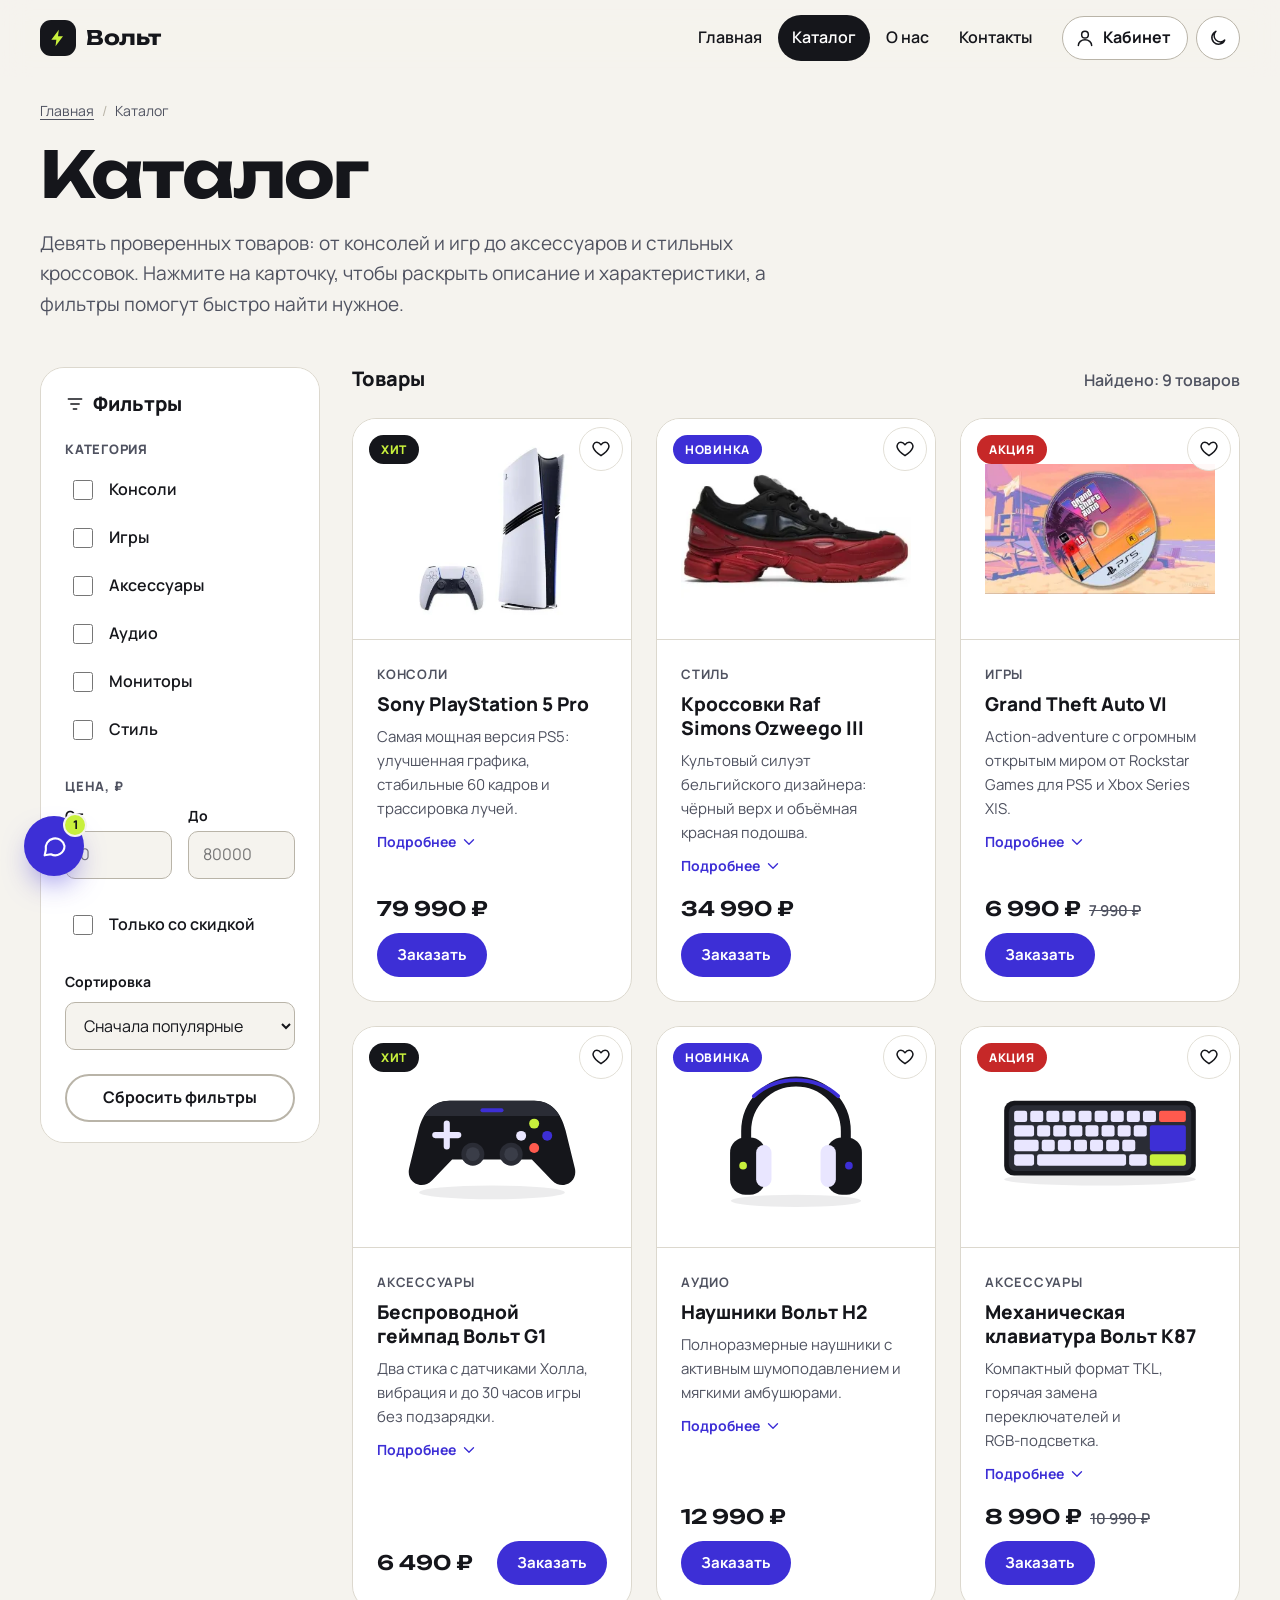
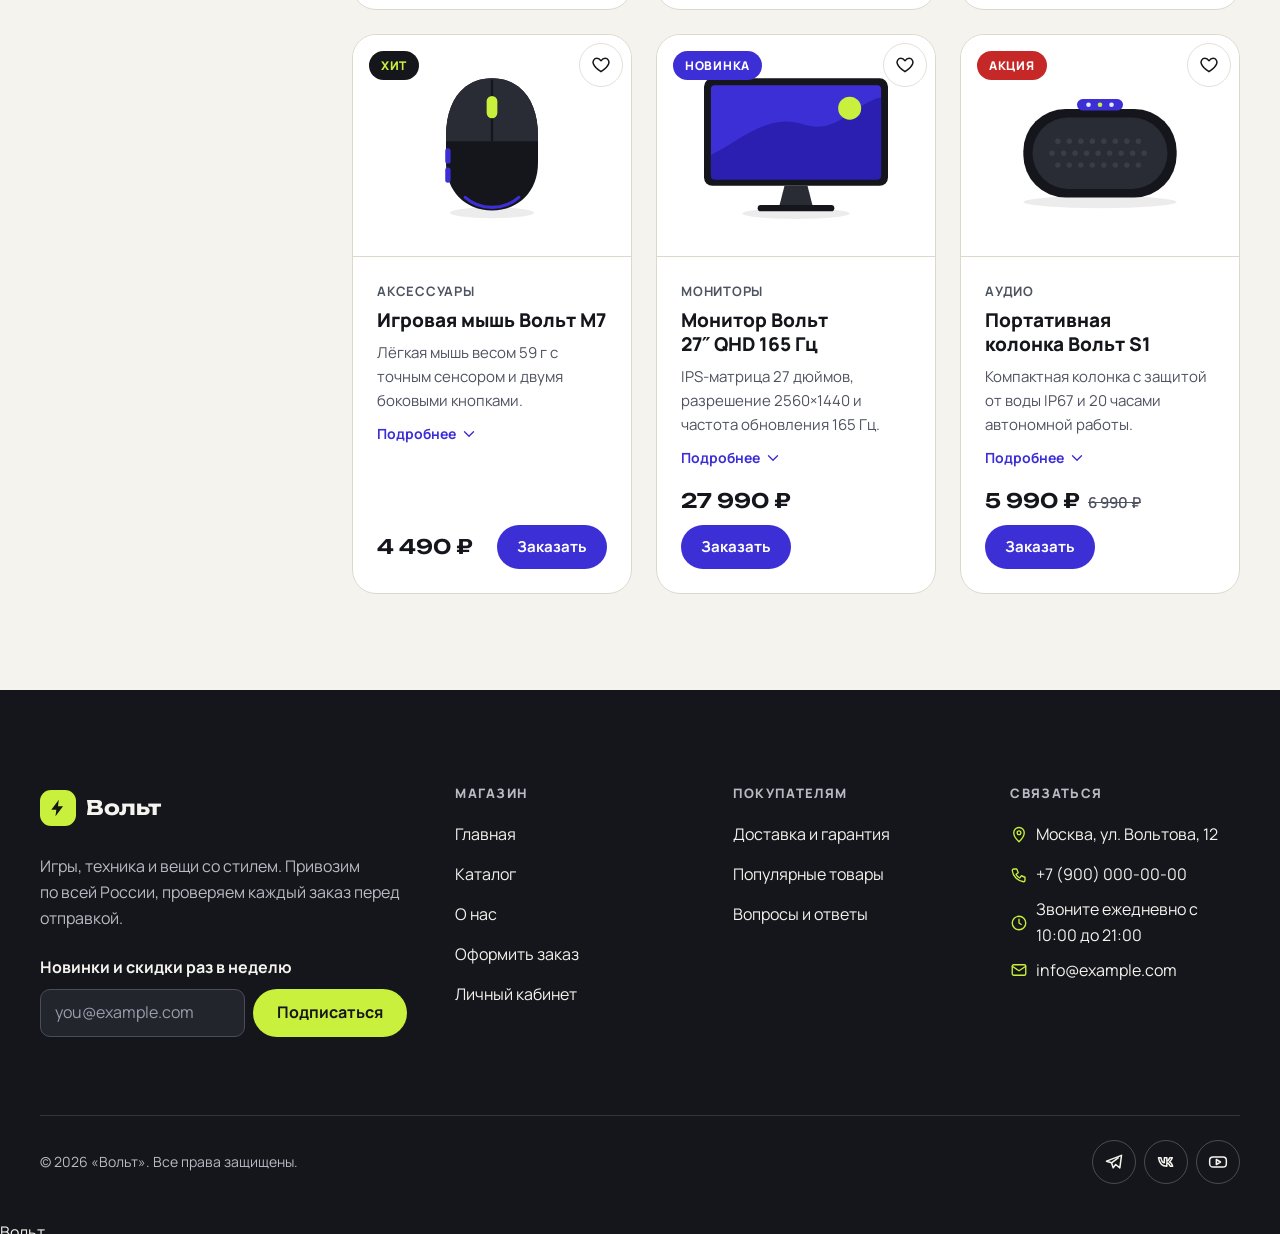
<file: catalog.html>
<!DOCTYPE html>
<html lang="ru">
<head>
  <meta charset="UTF-8">
  <meta name="viewport" content="width=device-width, initial-scale=1.0">
  <meta name="description" content="Каталог магазина «Вольт»: консоли, игры, аксессуары, аудио, мониторы и стиль. Фильтры по категории и цене.">
  <meta name="theme-color" content="#f5f3ee">
  <meta name="color-scheme" content="light dark">
  <title>Каталог товаров — Вольт</title>
  <link rel="icon" href="images/favicon.svg" type="image/svg+xml">
  <link rel="preconnect" href="https://fonts.googleapis.com">
  <link rel="preconnect" href="https://fonts.gstatic.com" crossorigin>
  <link rel="stylesheet" href="https://fonts.googleapis.com/css2?family=Manrope:wght@400;500;600;700;800&family=Unbounded:wght@500;600;700&display=swap">
  <link rel="stylesheet" href="css/style.css">
  <link rel="stylesheet" href="css/responsive.css">
  <meta property="og:type" content="website">
  <meta property="og:site_name" content="Вольт">
  <meta property="og:title" content="Каталог товаров — Вольт">
  <meta property="og:description" content="Каталог магазина «Вольт»: консоли, игры, аксессуары, аудио, мониторы и стиль. Фильтры по категории и цене.">
  <meta property="og:image" content="https://shadowboyyy.github.io/kr1-html-css-shop/images/tovar1.jpeg">
  <script>
    try {
      const savedTheme = localStorage.getItem('volt-theme');
      if (savedTheme === 'light' || savedTheme === 'dark') document.documentElement.dataset.theme = savedTheme;
    } catch (error) {}
    document.documentElement.classList.add('js');
    if (location.hash) document.documentElement.classList.add('is-anchor-load');
    if (!window.matchMedia('(prefers-reduced-motion: reduce)').matches) {
      document.documentElement.classList.add('motion-ready');
      setTimeout(() => { if (!window.Motion) document.documentElement.classList.remove('motion-ready'); }, 2500);
    }
  </script>
  <script src="js/vendor/motion.min.js" defer></script>
  <script src="js/main.js" defer></script>
  <script src="js/motion-effects.js" defer></script>
  <script src="js/chat.js" defer></script>
</head>
<body class="page page--catalog" id="top">
  <a class="skip-link" href="#main">Перейти к основному содержимому</a>

  <header class="site-header">
    <div class="site-header__inner container">
      <a class="logo site-header__logo" href="index.html" aria-label="Вольт — на главную">
        <span class="logo__mark"><svg class="logo__icon" viewBox="0 0 24 24" width="24" height="24" fill="none" stroke="currentColor" stroke-width="1.8" stroke-linecap="round" stroke-linejoin="round" aria-hidden="true" focusable="false"><path d="M13 2 4 14h6l-1 8 9-12h-6l1-8z" fill="currentColor" stroke="none"/></svg></span>
        <span class="logo__text">Вольт</span>
      </a>

      <div class="site-header__actions">
        <a class="header-action" href="account.html"><svg class="icon" viewBox="0 0 24 24" width="24" height="24" fill="none" stroke="currentColor" stroke-width="1.8" stroke-linecap="round" stroke-linejoin="round" aria-hidden="true" focusable="false"><circle cx="12" cy="8" r="4"/><path d="M4 21c0-4 3.6-7 8-7s8 3 8 7"/></svg><span class="header-action__text">Кабинет</span></a>
        <button class="header-action theme-toggle" type="button" aria-pressed="false" aria-label="Тёмная тема">
          <span class="theme-toggle__icon theme-toggle__icon--moon"><svg class="icon" viewBox="0 0 24 24" width="24" height="24" fill="none" stroke="currentColor" stroke-width="1.8" stroke-linecap="round" stroke-linejoin="round" aria-hidden="true" focusable="false"><path d="M20 14.5A8 8 0 1 1 9.5 4a6.5 6.5 0 0 0 10.5 10.5z"/></svg></span>
          <span class="theme-toggle__icon theme-toggle__icon--sun"><svg class="icon" viewBox="0 0 24 24" width="24" height="24" fill="none" stroke="currentColor" stroke-width="1.8" stroke-linecap="round" stroke-linejoin="round" aria-hidden="true" focusable="false"><circle cx="12" cy="12" r="4"/><path d="M12 2v2M12 20v2M4.9 4.9l1.4 1.4M17.7 17.7l1.4 1.4M2 12h2M20 12h2M4.9 19.1l1.4-1.4M17.7 6.3l1.4-1.4"/></svg></span>
        </button>
        <button class="site-header__toggle" type="button" aria-expanded="false" aria-controls="site-nav" aria-label="Открыть меню">
          <span class="site-header__toggle-icon site-header__toggle-icon--open"><svg class="icon" viewBox="0 0 24 24" width="24" height="24" fill="none" stroke="currentColor" stroke-width="1.8" stroke-linecap="round" stroke-linejoin="round" aria-hidden="true" focusable="false"><path d="M4 7h16M4 12h16M4 17h16"/></svg></span>
          <span class="site-header__toggle-icon site-header__toggle-icon--close"><svg class="icon" viewBox="0 0 24 24" width="24" height="24" fill="none" stroke="currentColor" stroke-width="1.8" stroke-linecap="round" stroke-linejoin="round" aria-hidden="true" focusable="false"><path d="M6 6l12 12M18 6 6 18"/></svg></span>
        </button>
      </div>

      <nav class="site-nav" id="site-nav" aria-label="Основная навигация">
        <ul class="site-nav__list">
          <li class="site-nav__item"><a class="site-nav__link" href="index.html">Главная</a></li>
          <li class="site-nav__item"><a class="site-nav__link site-nav__link--active" href="catalog.html" aria-current="page">Каталог</a></li>
          <li class="site-nav__item"><a class="site-nav__link" href="about.html">О нас</a></li>
          <li class="site-nav__item"><a class="site-nav__link" href="contacts.html">Контакты</a></li>
        </ul>
        <a class="site-nav__phone" href="tel:+79000000000"><svg class="icon" viewBox="0 0 24 24" width="24" height="24" fill="none" stroke="currentColor" stroke-width="1.8" stroke-linecap="round" stroke-linejoin="round" aria-hidden="true" focusable="false"><path d="M5 4h4l2 5-3 2a11 11 0 0 0 5 5l2-3 5 2v4a2 2 0 0 1-2 2A17 17 0 0 1 3 6a2 2 0 0 1 2-2"/></svg><span>+7 (900) 000‑00‑00</span></a>
      </nav>
    </div>
    <div class="scroll-progress" aria-hidden="true"></div>
  </header>

  <main class="main" id="main">
    <section class="page-hero" aria-labelledby="catalog-title">
      <div class="container">
      <nav class="breadcrumbs" aria-label="Хлебные крошки">
        <ol class="breadcrumbs__list">
          <li class="breadcrumbs__item"><a class="breadcrumbs__link" href="index.html">Главная</a></li>
          <li class="breadcrumbs__item"><span aria-current="page">Каталог</span></li>
        </ol>
      </nav>
        <h1 class="page-hero__title" id="catalog-title" data-hero-item>Каталог</h1>
        <p class="page-hero__lead" data-hero-item>Девять проверенных товаров: от консолей и игр до аксессуаров и стильных кроссовок. Нажмите на карточку, чтобы раскрыть описание и характеристики, а фильтры помогут быстро найти нужное.</p>
      </div>
    </section>

    <div class="section section--flush">
      <div class="container catalog-layout">
        <aside class="catalog-filters" aria-labelledby="filters-title">
          <div class="catalog-filters__head">
            <h2 class="catalog-filters__title" id="filters-title"><svg class="icon" viewBox="0 0 24 24" width="24" height="24" fill="none" stroke="currentColor" stroke-width="1.8" stroke-linecap="round" stroke-linejoin="round" aria-hidden="true" focusable="false"><path d="M4 6h16M7 12h10M10 18h4"/></svg> Фильтры</h2>
            <button class="catalog-filters__toggle" type="button" aria-expanded="true" aria-controls="filters-form">Скрыть</button>
          </div>

          <form class="filters-form" id="filters-form" action="#" method="get">
            <fieldset class="filters-form__group">
              <legend class="filters-form__legend">Категория</legend>
                <label class="filters-form__option">
                  <input class="filters-form__checkbox" type="checkbox" name="category" value="consoles">
                  <span>Консоли</span>
                </label>
                <label class="filters-form__option">
                  <input class="filters-form__checkbox" type="checkbox" name="category" value="games">
                  <span>Игры</span>
                </label>
                <label class="filters-form__option">
                  <input class="filters-form__checkbox" type="checkbox" name="category" value="accessories">
                  <span>Аксессуары</span>
                </label>
                <label class="filters-form__option">
                  <input class="filters-form__checkbox" type="checkbox" name="category" value="audio">
                  <span>Аудио</span>
                </label>
                <label class="filters-form__option">
                  <input class="filters-form__checkbox" type="checkbox" name="category" value="monitors">
                  <span>Мониторы</span>
                </label>
                <label class="filters-form__option">
                  <input class="filters-form__checkbox" type="checkbox" name="category" value="style">
                  <span>Стиль</span>
                </label>
            </fieldset>

            <fieldset class="filters-form__group">
              <legend class="filters-form__legend">Цена, ₽</legend>
              <div class="filters-form__range">
                <div>
                  <label class="filters-form__label" for="price-from">От</label>
                  <input class="filters-form__input" id="price-from" name="price-from" type="number" min="0" step="500" inputmode="numeric" placeholder="0">
                </div>
                <div>
                  <label class="filters-form__label" for="price-to">До</label>
                  <input class="filters-form__input" id="price-to" name="price-to" type="number" min="0" step="500" inputmode="numeric" placeholder="80000">
                </div>
              </div>
            </fieldset>

            <label class="filters-form__switch">
              <input class="filters-form__checkbox" type="checkbox" name="sale" value="true">
              <span>Только со скидкой</span>
            </label>

            <div class="filters-form__group filters-form__group--plain">
              <label class="filters-form__label" for="sort">Сортировка</label>
              <select class="filters-form__input" id="sort" name="sort">
                <option value="popular">Сначала популярные</option>
                <option value="price-asc">Сначала дешевле</option>
                <option value="price-desc">Сначала дороже</option>
                <option value="name">По названию</option>
              </select>
            </div>

            <button class="button button--ghost filters-form__reset" type="reset">Сбросить фильтры</button>
          </form>
        </aside>

        <section class="catalog-products" aria-labelledby="products-title">
          <div class="catalog-products__toolbar">
            <h2 class="catalog-products__title" id="products-title">Товары</h2>
            <p class="catalog-products__count" id="catalog-count" role="status" aria-live="polite">Найдено: 9 товаров</p>
          </div>

          <div class="products-grid products-grid--catalog" id="catalog-grid" data-stagger>
            <article class="product-card product-card--expandable" id="product-1" data-category="consoles" data-price="79990" data-badge="hit" data-sale="false" data-index="1">
      <div class="product-card__media">
        <picture>
  <source type="image/webp" srcset="images/tovar1-320.webp 320w, images/tovar1-447.webp 447w" sizes="(min-width: 1280px) 280px, (min-width: 1024px) 30vw, (min-width: 640px) 46vw, 92vw">
  <img class="product-card__image" src="images/tovar1.jpeg" srcset="images/tovar1-320.jpg 320w, images/tovar1.jpeg 447w" sizes="(min-width: 1280px) 280px, (min-width: 1024px) 30vw, (min-width: 640px) 46vw, 92vw" alt="Игровая консоль Sony PlayStation 5 Pro в белом корпусе" width="447" height="447" loading="lazy" decoding="async">
</picture>
      </div>
      <span class="product-card__badge product-card__badge--hit">Хит</span>
      <button class="product-card__fav" type="button" data-fav="1" aria-pressed="false" aria-label="В избранное: Sony PlayStation 5 Pro"><svg class="icon" viewBox="0 0 24 24" width="24" height="24" fill="none" stroke="currentColor" stroke-width="1.8" stroke-linecap="round" stroke-linejoin="round" aria-hidden="true" focusable="false"><path d="M12 20s-7.5-4.6-9.2-9.4C1.6 7.3 3.7 4 7.1 4c2 0 3.5 1.1 4.9 2.9C13.4 5.1 14.9 4 16.9 4c3.4 0 5.5 3.3 4.3 6.6C19.5 15.4 12 20 12 20z"/></svg></button>
      <div class="product-card__body">
        <p class="product-card__category">Консоли</p>
        <h3 class="product-card__title"><button class="product-card__toggle" type="button" id="toggle-1" aria-expanded="false" aria-controls="details-1">Sony PlayStation 5 Pro</button></h3>
        <p class="product-card__description">Самая мощная версия PS5: улучшенная графика, стабильные 60 кадров и трассировка лучей.</p>
        <span class="product-card__more" aria-hidden="true"><span class="product-card__more-open">Подробнее</span><span class="product-card__more-close">Свернуть</span><svg class="icon" viewBox="0 0 24 24" width="24" height="24" fill="none" stroke="currentColor" stroke-width="1.8" stroke-linecap="round" stroke-linejoin="round" aria-hidden="true" focusable="false"><path d="m6 9 6 6 6-6"/></svg></span>
      </div>
      <div class="product-card__footer">
        <p class="product-card__price"><span class="visually-hidden">Цена: </span>79 990 ₽</p>
        <button class="button button--primary button--small product-card__button" type="button" data-product="Sony PlayStation 5 Pro" data-price="79 990 ₽" aria-label="Заказать: Sony PlayStation 5 Pro">Заказать</button>
      </div>
      <div class="product-card__details" id="details-1" role="region" aria-labelledby="toggle-1" hidden>
        <div class="product-card__details-inner">
          <p class="product-card__long">PlayStation 5 Pro — флагманская версия консоли с усиленным графическим процессором. Игры выглядят чётче благодаря улучшенному масштабированию изображения, а трассировка лучей работает быстрее. В комплекте — беспроводной контроллер и накопитель на 2 ТБ.</p>
          <ul class="product-card__features">
            <li><svg class="icon" viewBox="0 0 24 24" width="24" height="24" fill="none" stroke="currentColor" stroke-width="1.8" stroke-linecap="round" stroke-linejoin="round" aria-hidden="true" focusable="false"><path d="m5 12 5 5 9-10"/></svg>Накопитель SSD 2 ТБ</li>
            <li><svg class="icon" viewBox="0 0 24 24" width="24" height="24" fill="none" stroke="currentColor" stroke-width="1.8" stroke-linecap="round" stroke-linejoin="round" aria-hidden="true" focusable="false"><path d="m5 12 5 5 9-10"/></svg>Поддержка 4K и 120 Гц</li>
            <li><svg class="icon" viewBox="0 0 24 24" width="24" height="24" fill="none" stroke="currentColor" stroke-width="1.8" stroke-linecap="round" stroke-linejoin="round" aria-hidden="true" focusable="false"><path d="m5 12 5 5 9-10"/></svg>Wi‑Fi 7</li>
          </ul>
          <div class="table-wrapper" role="region" aria-labelledby="caption-1" tabindex="0">
            <table class="product-table" role="table">
              <caption class="product-table__caption" id="caption-1">Характеристики: Sony PlayStation 5 Pro</caption>
              <thead role="rowgroup">
                <tr role="row"><th scope="col" role="columnheader">Параметр</th><th scope="col" role="columnheader">Значение</th></tr>
              </thead>
              <tbody role="rowgroup">
                <tr role="row"><th scope="row" role="rowheader">Категория</th><td role="cell">Консоли</td></tr>
                <tr role="row"><th scope="row" role="rowheader">Бренд</th><td role="cell">Sony</td></tr>
                <tr role="row"><th scope="row" role="rowheader">Память</th><td role="cell">SSD 2 ТБ</td></tr>
                <tr role="row"><th scope="row" role="rowheader">Разрешение</th><td role="cell">до 4K, 120 Гц</td></tr>
                <tr role="row"><th scope="row" role="rowheader">Цена</th><td role="cell">79 990 ₽</td></tr>
                <tr role="row"><th scope="row" role="rowheader">Гарантия</th><td role="cell">12 месяцев</td></tr>
                <tr role="row"><th scope="row" role="rowheader">Наличие</th><td role="cell">В наличии</td></tr>
                <tr role="row"><th scope="row" role="rowheader">Доставка</th><td role="cell">Москва — 1 день, Россия — от 2 дней</td></tr>
              </tbody>
            </table>
          </div>
          <div class="product-card__links">
            <a class="link-arrow" href="product.html?id=1">Страница товара <svg class="icon" viewBox="0 0 24 24" width="24" height="24" fill="none" stroke="currentColor" stroke-width="1.8" stroke-linecap="round" stroke-linejoin="round" aria-hidden="true" focusable="false"><path d="M5 12h14M13 6l6 6-6 6"/></svg></a>
            <a class="link-arrow" href="order.html?product=1">Оформить на странице заказа <svg class="icon" viewBox="0 0 24 24" width="24" height="24" fill="none" stroke="currentColor" stroke-width="1.8" stroke-linecap="round" stroke-linejoin="round" aria-hidden="true" focusable="false"><path d="M5 12h14M13 6l6 6-6 6"/></svg></a>
          </div>
        </div>
      </div>
    </article>

            <article class="product-card product-card--expandable" id="product-2" data-category="style" data-price="34990" data-badge="new" data-sale="false" data-index="2">
      <div class="product-card__media">
        <picture>
  <source type="image/webp" srcset="images/tovar2-320.webp 320w, images/tovar2-577.webp 577w" sizes="(min-width: 1280px) 280px, (min-width: 1024px) 30vw, (min-width: 640px) 46vw, 92vw">
  <img class="product-card__image" src="images/tovar2.jpeg" srcset="images/tovar2-320.jpg 320w, images/tovar2.jpeg 577w" sizes="(min-width: 1280px) 280px, (min-width: 1024px) 30vw, (min-width: 640px) 46vw, 92vw" alt="Кроссовки Raf Simons Ozweego III с чёрным верхом и красной подошвой" width="577" height="346" loading="lazy" decoding="async">
</picture>
      </div>
      <span class="product-card__badge product-card__badge--new">Новинка</span>
      <button class="product-card__fav" type="button" data-fav="2" aria-pressed="false" aria-label="В избранное: Кроссовки Raf Simons Ozweego III"><svg class="icon" viewBox="0 0 24 24" width="24" height="24" fill="none" stroke="currentColor" stroke-width="1.8" stroke-linecap="round" stroke-linejoin="round" aria-hidden="true" focusable="false"><path d="M12 20s-7.5-4.6-9.2-9.4C1.6 7.3 3.7 4 7.1 4c2 0 3.5 1.1 4.9 2.9C13.4 5.1 14.9 4 16.9 4c3.4 0 5.5 3.3 4.3 6.6C19.5 15.4 12 20 12 20z"/></svg></button>
      <div class="product-card__body">
        <p class="product-card__category">Стиль</p>
        <h3 class="product-card__title"><button class="product-card__toggle" type="button" id="toggle-2" aria-expanded="false" aria-controls="details-2">Кроссовки Raf Simons Ozweego III</button></h3>
        <p class="product-card__description">Культовый силуэт бельгийского дизайнера: чёрный верх и объёмная красная подошва.</p>
        <span class="product-card__more" aria-hidden="true"><span class="product-card__more-open">Подробнее</span><span class="product-card__more-close">Свернуть</span><svg class="icon" viewBox="0 0 24 24" width="24" height="24" fill="none" stroke="currentColor" stroke-width="1.8" stroke-linecap="round" stroke-linejoin="round" aria-hidden="true" focusable="false"><path d="m6 9 6 6 6-6"/></svg></span>
      </div>
      <div class="product-card__footer">
        <p class="product-card__price"><span class="visually-hidden">Цена: </span>34 990 ₽</p>
        <button class="button button--primary button--small product-card__button" type="button" data-product="Кроссовки Raf Simons Ozweego III" data-price="34 990 ₽" aria-label="Заказать: Кроссовки Raf Simons Ozweego III">Заказать</button>
      </div>
      <div class="product-card__details" id="details-2" role="region" aria-labelledby="toggle-2" hidden>
        <div class="product-card__details-inner">
          <p class="product-card__long">Ozweego III — одна из самых узнаваемых моделей Раф Симонса, дизайнера, пришедшего в моду из промышленного дизайна. Массивная подошва, глянцевые вставки и контрастные цвета делают пару главным акцентом образа.</p>
          <ul class="product-card__features">
            <li><svg class="icon" viewBox="0 0 24 24" width="24" height="24" fill="none" stroke="currentColor" stroke-width="1.8" stroke-linecap="round" stroke-linejoin="round" aria-hidden="true" focusable="false"><path d="m5 12 5 5 9-10"/></svg>Верх из текстиля и кожи</li>
            <li><svg class="icon" viewBox="0 0 24 24" width="24" height="24" fill="none" stroke="currentColor" stroke-width="1.8" stroke-linecap="round" stroke-linejoin="round" aria-hidden="true" focusable="false"><path d="m5 12 5 5 9-10"/></svg>Амортизирующая подошва</li>
            <li><svg class="icon" viewBox="0 0 24 24" width="24" height="24" fill="none" stroke="currentColor" stroke-width="1.8" stroke-linecap="round" stroke-linejoin="round" aria-hidden="true" focusable="false"><path d="m5 12 5 5 9-10"/></svg>Размеры 39–45</li>
          </ul>
          <div class="table-wrapper" role="region" aria-labelledby="caption-2" tabindex="0">
            <table class="product-table" role="table">
              <caption class="product-table__caption" id="caption-2">Характеристики: Кроссовки Raf Simons Ozweego III</caption>
              <thead role="rowgroup">
                <tr role="row"><th scope="col" role="columnheader">Параметр</th><th scope="col" role="columnheader">Значение</th></tr>
              </thead>
              <tbody role="rowgroup">
                <tr role="row"><th scope="row" role="rowheader">Категория</th><td role="cell">Стиль</td></tr>
                <tr role="row"><th scope="row" role="rowheader">Бренд</th><td role="cell">Raf Simons</td></tr>
                <tr role="row"><th scope="row" role="rowheader">Материал</th><td role="cell">Текстиль, натуральная кожа</td></tr>
                <tr role="row"><th scope="row" role="rowheader">Размеры</th><td role="cell">39–45</td></tr>
                <tr role="row"><th scope="row" role="rowheader">Цена</th><td role="cell">34 990 ₽</td></tr>
                <tr role="row"><th scope="row" role="rowheader">Гарантия</th><td role="cell">12 месяцев</td></tr>
                <tr role="row"><th scope="row" role="rowheader">Наличие</th><td role="cell">В наличии</td></tr>
                <tr role="row"><th scope="row" role="rowheader">Доставка</th><td role="cell">Москва — 1 день, Россия — от 2 дней</td></tr>
              </tbody>
            </table>
          </div>
          <div class="product-card__links">
            <a class="link-arrow" href="product.html?id=2">Страница товара <svg class="icon" viewBox="0 0 24 24" width="24" height="24" fill="none" stroke="currentColor" stroke-width="1.8" stroke-linecap="round" stroke-linejoin="round" aria-hidden="true" focusable="false"><path d="M5 12h14M13 6l6 6-6 6"/></svg></a>
            <a class="link-arrow" href="order.html?product=2">Оформить на странице заказа <svg class="icon" viewBox="0 0 24 24" width="24" height="24" fill="none" stroke="currentColor" stroke-width="1.8" stroke-linecap="round" stroke-linejoin="round" aria-hidden="true" focusable="false"><path d="M5 12h14M13 6l6 6-6 6"/></svg></a>
          </div>
        </div>
      </div>
    </article>

            <article class="product-card product-card--expandable" id="product-3" data-category="games" data-price="6990" data-badge="sale" data-sale="true" data-index="3">
      <div class="product-card__media">
        <picture>
  <source type="image/webp" srcset="images/tovar3-320.webp 320w, images/tovar3-480.webp 480w, images/tovar3-739.webp 739w" sizes="(min-width: 1280px) 280px, (min-width: 1024px) 30vw, (min-width: 640px) 46vw, 92vw">
  <img class="product-card__image" src="images/tovar3.jpeg" srcset="images/tovar3-320.jpg 320w, images/tovar3-480.jpg 480w, images/tovar3.jpeg 739w" sizes="(min-width: 1280px) 280px, (min-width: 1024px) 30vw, (min-width: 640px) 46vw, 92vw" alt="Обложка игры Grand Theft Auto VI" width="739" height="415" loading="lazy" decoding="async">
</picture>
      </div>
      <span class="product-card__badge product-card__badge--sale">Акция</span>
      <button class="product-card__fav" type="button" data-fav="3" aria-pressed="false" aria-label="В избранное: Grand Theft Auto VI"><svg class="icon" viewBox="0 0 24 24" width="24" height="24" fill="none" stroke="currentColor" stroke-width="1.8" stroke-linecap="round" stroke-linejoin="round" aria-hidden="true" focusable="false"><path d="M12 20s-7.5-4.6-9.2-9.4C1.6 7.3 3.7 4 7.1 4c2 0 3.5 1.1 4.9 2.9C13.4 5.1 14.9 4 16.9 4c3.4 0 5.5 3.3 4.3 6.6C19.5 15.4 12 20 12 20z"/></svg></button>
      <div class="product-card__body">
        <p class="product-card__category">Игры</p>
        <h3 class="product-card__title"><button class="product-card__toggle" type="button" id="toggle-3" aria-expanded="false" aria-controls="details-3">Grand Theft Auto VI</button></h3>
        <p class="product-card__description">Action-adventure с огромным открытым миром от Rockstar Games для PS5 и Xbox Series X|S.</p>
        <span class="product-card__more" aria-hidden="true"><span class="product-card__more-open">Подробнее</span><span class="product-card__more-close">Свернуть</span><svg class="icon" viewBox="0 0 24 24" width="24" height="24" fill="none" stroke="currentColor" stroke-width="1.8" stroke-linecap="round" stroke-linejoin="round" aria-hidden="true" focusable="false"><path d="m6 9 6 6 6-6"/></svg></span>
      </div>
      <div class="product-card__footer">
        <p class="product-card__price"><span class="visually-hidden">Цена: </span>6 990 ₽ <s class="product-card__price-old"><span class="visually-hidden">Старая цена: </span>7 990 ₽</s></p>
        <button class="button button--primary button--small product-card__button" type="button" data-product="Grand Theft Auto VI" data-price="6 990 ₽" aria-label="Заказать: Grand Theft Auto VI">Заказать</button>
      </div>
      <div class="product-card__details" id="details-3" role="region" aria-labelledby="toggle-3" hidden>
        <div class="product-card__details-inner">
          <p class="product-card__long">Grand Theft Auto VI возвращает серию в Вайс-Сити и окрестности штата Леонида. Два главных героя, живой открытый мир и сюжет, который подстраивается под ваш стиль игры. Цифровой ключ приходит на почту сразу после подтверждения заказа.</p>
          <ul class="product-card__features">
            <li><svg class="icon" viewBox="0 0 24 24" width="24" height="24" fill="none" stroke="currentColor" stroke-width="1.8" stroke-linecap="round" stroke-linejoin="round" aria-hidden="true" focusable="false"><path d="m5 12 5 5 9-10"/></svg>Цифровой ключ</li>
            <li><svg class="icon" viewBox="0 0 24 24" width="24" height="24" fill="none" stroke="currentColor" stroke-width="1.8" stroke-linecap="round" stroke-linejoin="round" aria-hidden="true" focusable="false"><path d="m5 12 5 5 9-10"/></svg>Русские субтитры</li>
            <li><svg class="icon" viewBox="0 0 24 24" width="24" height="24" fill="none" stroke="currentColor" stroke-width="1.8" stroke-linecap="round" stroke-linejoin="round" aria-hidden="true" focusable="false"><path d="m5 12 5 5 9-10"/></svg>PS5 и Xbox Series X|S</li>
          </ul>
          <div class="table-wrapper" role="region" aria-labelledby="caption-3" tabindex="0">
            <table class="product-table" role="table">
              <caption class="product-table__caption" id="caption-3">Характеристики: Grand Theft Auto VI</caption>
              <thead role="rowgroup">
                <tr role="row"><th scope="col" role="columnheader">Параметр</th><th scope="col" role="columnheader">Значение</th></tr>
              </thead>
              <tbody role="rowgroup">
                <tr role="row"><th scope="row" role="rowheader">Категория</th><td role="cell">Игры</td></tr>
                <tr role="row"><th scope="row" role="rowheader">Бренд</th><td role="cell">Rockstar Games</td></tr>
                <tr role="row"><th scope="row" role="rowheader">Платформы</th><td role="cell">PS5, Xbox Series X|S</td></tr>
                <tr role="row"><th scope="row" role="rowheader">Формат</th><td role="cell">Цифровой ключ</td></tr>
                <tr role="row"><th scope="row" role="rowheader">Цена</th><td role="cell">6 990 ₽</td></tr>
                <tr role="row"><th scope="row" role="rowheader">Гарантия</th><td role="cell">12 месяцев</td></tr>
                <tr role="row"><th scope="row" role="rowheader">Наличие</th><td role="cell">В наличии</td></tr>
                <tr role="row"><th scope="row" role="rowheader">Доставка</th><td role="cell">Москва — 1 день, Россия — от 2 дней</td></tr>
              </tbody>
            </table>
          </div>
          <div class="product-card__links">
            <a class="link-arrow" href="product.html?id=3">Страница товара <svg class="icon" viewBox="0 0 24 24" width="24" height="24" fill="none" stroke="currentColor" stroke-width="1.8" stroke-linecap="round" stroke-linejoin="round" aria-hidden="true" focusable="false"><path d="M5 12h14M13 6l6 6-6 6"/></svg></a>
            <a class="link-arrow" href="order.html?product=3">Оформить на странице заказа <svg class="icon" viewBox="0 0 24 24" width="24" height="24" fill="none" stroke="currentColor" stroke-width="1.8" stroke-linecap="round" stroke-linejoin="round" aria-hidden="true" focusable="false"><path d="M5 12h14M13 6l6 6-6 6"/></svg></a>
          </div>
        </div>
      </div>
    </article>

            <article class="product-card product-card--expandable" id="product-4" data-category="accessories" data-price="6490" data-badge="hit" data-sale="false" data-index="4">
      <div class="product-card__media">
        <img class="product-card__image" src="images/tovar4.svg" alt="Чёрный беспроводной геймпад с цветными кнопками" width="600" height="450" loading="lazy" decoding="async">
      </div>
      <span class="product-card__badge product-card__badge--hit">Хит</span>
      <button class="product-card__fav" type="button" data-fav="4" aria-pressed="false" aria-label="В избранное: Беспроводной геймпад Вольт G1"><svg class="icon" viewBox="0 0 24 24" width="24" height="24" fill="none" stroke="currentColor" stroke-width="1.8" stroke-linecap="round" stroke-linejoin="round" aria-hidden="true" focusable="false"><path d="M12 20s-7.5-4.6-9.2-9.4C1.6 7.3 3.7 4 7.1 4c2 0 3.5 1.1 4.9 2.9C13.4 5.1 14.9 4 16.9 4c3.4 0 5.5 3.3 4.3 6.6C19.5 15.4 12 20 12 20z"/></svg></button>
      <div class="product-card__body">
        <p class="product-card__category">Аксессуары</p>
        <h3 class="product-card__title"><button class="product-card__toggle" type="button" id="toggle-4" aria-expanded="false" aria-controls="details-4">Беспроводной геймпад Вольт G1</button></h3>
        <p class="product-card__description">Два стика с датчиками Холла, вибрация и до 30 часов игры без подзарядки.</p>
        <span class="product-card__more" aria-hidden="true"><span class="product-card__more-open">Подробнее</span><span class="product-card__more-close">Свернуть</span><svg class="icon" viewBox="0 0 24 24" width="24" height="24" fill="none" stroke="currentColor" stroke-width="1.8" stroke-linecap="round" stroke-linejoin="round" aria-hidden="true" focusable="false"><path d="m6 9 6 6 6-6"/></svg></span>
      </div>
      <div class="product-card__footer">
        <p class="product-card__price"><span class="visually-hidden">Цена: </span>6 490 ₽</p>
        <button class="button button--primary button--small product-card__button" type="button" data-product="Беспроводной геймпад Вольт G1" data-price="6 490 ₽" aria-label="Заказать: Беспроводной геймпад Вольт G1">Заказать</button>
      </div>
      <div class="product-card__details" id="details-4" role="region" aria-labelledby="toggle-4" hidden>
        <div class="product-card__details-inner">
          <p class="product-card__long">Геймпад Вольт G1 подключается к ПК, консолям и смартфонам по Bluetooth или через USB‑C. Стики на датчиках Холла не дрейфуют со временем, а прорезиненные рукоятки не скользят даже в долгих сессиях.</p>
          <ul class="product-card__features">
            <li><svg class="icon" viewBox="0 0 24 24" width="24" height="24" fill="none" stroke="currentColor" stroke-width="1.8" stroke-linecap="round" stroke-linejoin="round" aria-hidden="true" focusable="false"><path d="m5 12 5 5 9-10"/></svg>Стики на датчиках Холла</li>
            <li><svg class="icon" viewBox="0 0 24 24" width="24" height="24" fill="none" stroke="currentColor" stroke-width="1.8" stroke-linecap="round" stroke-linejoin="round" aria-hidden="true" focusable="false"><path d="m5 12 5 5 9-10"/></svg>До 30 часов работы</li>
            <li><svg class="icon" viewBox="0 0 24 24" width="24" height="24" fill="none" stroke="currentColor" stroke-width="1.8" stroke-linecap="round" stroke-linejoin="round" aria-hidden="true" focusable="false"><path d="m5 12 5 5 9-10"/></svg>Bluetooth 5.3 и USB‑C</li>
          </ul>
          <div class="table-wrapper" role="region" aria-labelledby="caption-4" tabindex="0">
            <table class="product-table" role="table">
              <caption class="product-table__caption" id="caption-4">Характеристики: Беспроводной геймпад Вольт G1</caption>
              <thead role="rowgroup">
                <tr role="row"><th scope="col" role="columnheader">Параметр</th><th scope="col" role="columnheader">Значение</th></tr>
              </thead>
              <tbody role="rowgroup">
                <tr role="row"><th scope="row" role="rowheader">Категория</th><td role="cell">Аксессуары</td></tr>
                <tr role="row"><th scope="row" role="rowheader">Бренд</th><td role="cell">Вольт</td></tr>
                <tr role="row"><th scope="row" role="rowheader">Подключение</th><td role="cell">Bluetooth 5.3, USB‑C</td></tr>
                <tr role="row"><th scope="row" role="rowheader">Автономность</th><td role="cell">до 30 часов</td></tr>
                <tr role="row"><th scope="row" role="rowheader">Цена</th><td role="cell">6 490 ₽</td></tr>
                <tr role="row"><th scope="row" role="rowheader">Гарантия</th><td role="cell">12 месяцев</td></tr>
                <tr role="row"><th scope="row" role="rowheader">Наличие</th><td role="cell">В наличии</td></tr>
                <tr role="row"><th scope="row" role="rowheader">Доставка</th><td role="cell">Москва — 1 день, Россия — от 2 дней</td></tr>
              </tbody>
            </table>
          </div>
          <div class="product-card__links">
            <a class="link-arrow" href="product.html?id=4">Страница товара <svg class="icon" viewBox="0 0 24 24" width="24" height="24" fill="none" stroke="currentColor" stroke-width="1.8" stroke-linecap="round" stroke-linejoin="round" aria-hidden="true" focusable="false"><path d="M5 12h14M13 6l6 6-6 6"/></svg></a>
            <a class="link-arrow" href="order.html?product=4">Оформить на странице заказа <svg class="icon" viewBox="0 0 24 24" width="24" height="24" fill="none" stroke="currentColor" stroke-width="1.8" stroke-linecap="round" stroke-linejoin="round" aria-hidden="true" focusable="false"><path d="M5 12h14M13 6l6 6-6 6"/></svg></a>
          </div>
        </div>
      </div>
    </article>

            <article class="product-card product-card--expandable" id="product-5" data-category="audio" data-price="12990" data-badge="new" data-sale="false" data-index="5">
      <div class="product-card__media">
        <img class="product-card__image" src="images/tovar5.svg" alt="Полноразмерные беспроводные наушники чёрного цвета" width="600" height="450" loading="lazy" decoding="async">
      </div>
      <span class="product-card__badge product-card__badge--new">Новинка</span>
      <button class="product-card__fav" type="button" data-fav="5" aria-pressed="false" aria-label="В избранное: Наушники Вольт H2"><svg class="icon" viewBox="0 0 24 24" width="24" height="24" fill="none" stroke="currentColor" stroke-width="1.8" stroke-linecap="round" stroke-linejoin="round" aria-hidden="true" focusable="false"><path d="M12 20s-7.5-4.6-9.2-9.4C1.6 7.3 3.7 4 7.1 4c2 0 3.5 1.1 4.9 2.9C13.4 5.1 14.9 4 16.9 4c3.4 0 5.5 3.3 4.3 6.6C19.5 15.4 12 20 12 20z"/></svg></button>
      <div class="product-card__body">
        <p class="product-card__category">Аудио</p>
        <h3 class="product-card__title"><button class="product-card__toggle" type="button" id="toggle-5" aria-expanded="false" aria-controls="details-5">Наушники Вольт H2</button></h3>
        <p class="product-card__description">Полноразмерные наушники с активным шумоподавлением и мягкими амбушюрами.</p>
        <span class="product-card__more" aria-hidden="true"><span class="product-card__more-open">Подробнее</span><span class="product-card__more-close">Свернуть</span><svg class="icon" viewBox="0 0 24 24" width="24" height="24" fill="none" stroke="currentColor" stroke-width="1.8" stroke-linecap="round" stroke-linejoin="round" aria-hidden="true" focusable="false"><path d="m6 9 6 6 6-6"/></svg></span>
      </div>
      <div class="product-card__footer">
        <p class="product-card__price"><span class="visually-hidden">Цена: </span>12 990 ₽</p>
        <button class="button button--primary button--small product-card__button" type="button" data-product="Наушники Вольт H2" data-price="12 990 ₽" aria-label="Заказать: Наушники Вольт H2">Заказать</button>
      </div>
      <div class="product-card__details" id="details-5" role="region" aria-labelledby="toggle-5" hidden>
        <div class="product-card__details-inner">
          <p class="product-card__long">Вольт H2 — полноразмерная модель для музыки, фильмов и игр. Активное шумоподавление убирает гул транспорта, а режим прозрачности позволяет слышать окружение. Регулируемое оголовье и мягкие амбушюры не давят даже через несколько часов.</p>
          <ul class="product-card__features">
            <li><svg class="icon" viewBox="0 0 24 24" width="24" height="24" fill="none" stroke="currentColor" stroke-width="1.8" stroke-linecap="round" stroke-linejoin="round" aria-hidden="true" focusable="false"><path d="m5 12 5 5 9-10"/></svg>Активное шумоподавление</li>
            <li><svg class="icon" viewBox="0 0 24 24" width="24" height="24" fill="none" stroke="currentColor" stroke-width="1.8" stroke-linecap="round" stroke-linejoin="round" aria-hidden="true" focusable="false"><path d="m5 12 5 5 9-10"/></svg>До 40 часов работы</li>
            <li><svg class="icon" viewBox="0 0 24 24" width="24" height="24" fill="none" stroke="currentColor" stroke-width="1.8" stroke-linecap="round" stroke-linejoin="round" aria-hidden="true" focusable="false"><path d="m5 12 5 5 9-10"/></svg>Быстрая зарядка USB‑C</li>
          </ul>
          <div class="table-wrapper" role="region" aria-labelledby="caption-5" tabindex="0">
            <table class="product-table" role="table">
              <caption class="product-table__caption" id="caption-5">Характеристики: Наушники Вольт H2</caption>
              <thead role="rowgroup">
                <tr role="row"><th scope="col" role="columnheader">Параметр</th><th scope="col" role="columnheader">Значение</th></tr>
              </thead>
              <tbody role="rowgroup">
                <tr role="row"><th scope="row" role="rowheader">Категория</th><td role="cell">Аудио</td></tr>
                <tr role="row"><th scope="row" role="rowheader">Бренд</th><td role="cell">Вольт</td></tr>
                <tr role="row"><th scope="row" role="rowheader">Шумоподавление</th><td role="cell">Активное, 3 режима</td></tr>
                <tr role="row"><th scope="row" role="rowheader">Автономность</th><td role="cell">до 40 часов</td></tr>
                <tr role="row"><th scope="row" role="rowheader">Цена</th><td role="cell">12 990 ₽</td></tr>
                <tr role="row"><th scope="row" role="rowheader">Гарантия</th><td role="cell">12 месяцев</td></tr>
                <tr role="row"><th scope="row" role="rowheader">Наличие</th><td role="cell">В наличии</td></tr>
                <tr role="row"><th scope="row" role="rowheader">Доставка</th><td role="cell">Москва — 1 день, Россия — от 2 дней</td></tr>
              </tbody>
            </table>
          </div>
          <div class="product-card__links">
            <a class="link-arrow" href="product.html?id=5">Страница товара <svg class="icon" viewBox="0 0 24 24" width="24" height="24" fill="none" stroke="currentColor" stroke-width="1.8" stroke-linecap="round" stroke-linejoin="round" aria-hidden="true" focusable="false"><path d="M5 12h14M13 6l6 6-6 6"/></svg></a>
            <a class="link-arrow" href="order.html?product=5">Оформить на странице заказа <svg class="icon" viewBox="0 0 24 24" width="24" height="24" fill="none" stroke="currentColor" stroke-width="1.8" stroke-linecap="round" stroke-linejoin="round" aria-hidden="true" focusable="false"><path d="M5 12h14M13 6l6 6-6 6"/></svg></a>
          </div>
        </div>
      </div>
    </article>

            <article class="product-card product-card--expandable" id="product-6" data-category="accessories" data-price="8990" data-badge="sale" data-sale="true" data-index="6">
      <div class="product-card__media">
        <img class="product-card__image" src="images/tovar6.svg" alt="Механическая клавиатура без цифрового блока с цветными клавишами" width="600" height="450" loading="lazy" decoding="async">
      </div>
      <span class="product-card__badge product-card__badge--sale">Акция</span>
      <button class="product-card__fav" type="button" data-fav="6" aria-pressed="false" aria-label="В избранное: Механическая клавиатура Вольт K87"><svg class="icon" viewBox="0 0 24 24" width="24" height="24" fill="none" stroke="currentColor" stroke-width="1.8" stroke-linecap="round" stroke-linejoin="round" aria-hidden="true" focusable="false"><path d="M12 20s-7.5-4.6-9.2-9.4C1.6 7.3 3.7 4 7.1 4c2 0 3.5 1.1 4.9 2.9C13.4 5.1 14.9 4 16.9 4c3.4 0 5.5 3.3 4.3 6.6C19.5 15.4 12 20 12 20z"/></svg></button>
      <div class="product-card__body">
        <p class="product-card__category">Аксессуары</p>
        <h3 class="product-card__title"><button class="product-card__toggle" type="button" id="toggle-6" aria-expanded="false" aria-controls="details-6">Механическая клавиатура Вольт K87</button></h3>
        <p class="product-card__description">Компактный формат TKL, горячая замена переключателей и RGB‑подсветка.</p>
        <span class="product-card__more" aria-hidden="true"><span class="product-card__more-open">Подробнее</span><span class="product-card__more-close">Свернуть</span><svg class="icon" viewBox="0 0 24 24" width="24" height="24" fill="none" stroke="currentColor" stroke-width="1.8" stroke-linecap="round" stroke-linejoin="round" aria-hidden="true" focusable="false"><path d="m6 9 6 6 6-6"/></svg></span>
      </div>
      <div class="product-card__footer">
        <p class="product-card__price"><span class="visually-hidden">Цена: </span>8 990 ₽ <s class="product-card__price-old"><span class="visually-hidden">Старая цена: </span>10 990 ₽</s></p>
        <button class="button button--primary button--small product-card__button" type="button" data-product="Механическая клавиатура Вольт K87" data-price="8 990 ₽" aria-label="Заказать: Механическая клавиатура Вольт K87">Заказать</button>
      </div>
      <div class="product-card__details" id="details-6" role="region" aria-labelledby="toggle-6" hidden>
        <div class="product-card__details-inner">
          <p class="product-card__long">K87 — клавиатура без цифрового блока, которая освобождает место для мыши. Переключатели меняются без пайки, а подсветка настраивается для каждой клавиши. Подходит для набора текста, работы с кодом и игр.</p>
          <ul class="product-card__features">
            <li><svg class="icon" viewBox="0 0 24 24" width="24" height="24" fill="none" stroke="currentColor" stroke-width="1.8" stroke-linecap="round" stroke-linejoin="round" aria-hidden="true" focusable="false"><path d="m5 12 5 5 9-10"/></svg>Горячая замена свитчей</li>
            <li><svg class="icon" viewBox="0 0 24 24" width="24" height="24" fill="none" stroke="currentColor" stroke-width="1.8" stroke-linecap="round" stroke-linejoin="round" aria-hidden="true" focusable="false"><path d="m5 12 5 5 9-10"/></svg>RGB‑подсветка</li>
            <li><svg class="icon" viewBox="0 0 24 24" width="24" height="24" fill="none" stroke="currentColor" stroke-width="1.8" stroke-linecap="round" stroke-linejoin="round" aria-hidden="true" focusable="false"><path d="m5 12 5 5 9-10"/></svg>Формат TKL, 87 клавиш</li>
          </ul>
          <div class="table-wrapper" role="region" aria-labelledby="caption-6" tabindex="0">
            <table class="product-table" role="table">
              <caption class="product-table__caption" id="caption-6">Характеристики: Механическая клавиатура Вольт K87</caption>
              <thead role="rowgroup">
                <tr role="row"><th scope="col" role="columnheader">Параметр</th><th scope="col" role="columnheader">Значение</th></tr>
              </thead>
              <tbody role="rowgroup">
                <tr role="row"><th scope="row" role="rowheader">Категория</th><td role="cell">Аксессуары</td></tr>
                <tr role="row"><th scope="row" role="rowheader">Бренд</th><td role="cell">Вольт</td></tr>
                <tr role="row"><th scope="row" role="rowheader">Переключатели</th><td role="cell">Линейные, hot‑swap</td></tr>
                <tr role="row"><th scope="row" role="rowheader">Формат</th><td role="cell">TKL, 87 клавиш</td></tr>
                <tr role="row"><th scope="row" role="rowheader">Цена</th><td role="cell">8 990 ₽</td></tr>
                <tr role="row"><th scope="row" role="rowheader">Гарантия</th><td role="cell">12 месяцев</td></tr>
                <tr role="row"><th scope="row" role="rowheader">Наличие</th><td role="cell">Осталось мало</td></tr>
                <tr role="row"><th scope="row" role="rowheader">Доставка</th><td role="cell">Москва — 1 день, Россия — от 2 дней</td></tr>
              </tbody>
            </table>
          </div>
          <div class="product-card__links">
            <a class="link-arrow" href="product.html?id=6">Страница товара <svg class="icon" viewBox="0 0 24 24" width="24" height="24" fill="none" stroke="currentColor" stroke-width="1.8" stroke-linecap="round" stroke-linejoin="round" aria-hidden="true" focusable="false"><path d="M5 12h14M13 6l6 6-6 6"/></svg></a>
            <a class="link-arrow" href="order.html?product=6">Оформить на странице заказа <svg class="icon" viewBox="0 0 24 24" width="24" height="24" fill="none" stroke="currentColor" stroke-width="1.8" stroke-linecap="round" stroke-linejoin="round" aria-hidden="true" focusable="false"><path d="M5 12h14M13 6l6 6-6 6"/></svg></a>
          </div>
        </div>
      </div>
    </article>

            <article class="product-card product-card--expandable" id="product-7" data-category="accessories" data-price="4490" data-badge="hit" data-sale="false" data-index="7">
      <div class="product-card__media">
        <img class="product-card__image" src="images/tovar7.svg" alt="Чёрная игровая мышь с боковыми кнопками" width="600" height="450" loading="lazy" decoding="async">
      </div>
      <span class="product-card__badge product-card__badge--hit">Хит</span>
      <button class="product-card__fav" type="button" data-fav="7" aria-pressed="false" aria-label="В избранное: Игровая мышь Вольт M7"><svg class="icon" viewBox="0 0 24 24" width="24" height="24" fill="none" stroke="currentColor" stroke-width="1.8" stroke-linecap="round" stroke-linejoin="round" aria-hidden="true" focusable="false"><path d="M12 20s-7.5-4.6-9.2-9.4C1.6 7.3 3.7 4 7.1 4c2 0 3.5 1.1 4.9 2.9C13.4 5.1 14.9 4 16.9 4c3.4 0 5.5 3.3 4.3 6.6C19.5 15.4 12 20 12 20z"/></svg></button>
      <div class="product-card__body">
        <p class="product-card__category">Аксессуары</p>
        <h3 class="product-card__title"><button class="product-card__toggle" type="button" id="toggle-7" aria-expanded="false" aria-controls="details-7">Игровая мышь Вольт M7</button></h3>
        <p class="product-card__description">Лёгкая мышь весом 59 г с точным сенсором и двумя боковыми кнопками.</p>
        <span class="product-card__more" aria-hidden="true"><span class="product-card__more-open">Подробнее</span><span class="product-card__more-close">Свернуть</span><svg class="icon" viewBox="0 0 24 24" width="24" height="24" fill="none" stroke="currentColor" stroke-width="1.8" stroke-linecap="round" stroke-linejoin="round" aria-hidden="true" focusable="false"><path d="m6 9 6 6 6-6"/></svg></span>
      </div>
      <div class="product-card__footer">
        <p class="product-card__price"><span class="visually-hidden">Цена: </span>4 490 ₽</p>
        <button class="button button--primary button--small product-card__button" type="button" data-product="Игровая мышь Вольт M7" data-price="4 490 ₽" aria-label="Заказать: Игровая мышь Вольт M7">Заказать</button>
      </div>
      <div class="product-card__details" id="details-7" role="region" aria-labelledby="toggle-7" hidden>
        <div class="product-card__details-inner">
          <p class="product-card__long">Мышь Вольт M7 весит всего 59 граммов и уверенно скользит по коврику. Сенсор с разрешением до 26 000 DPI отслеживает самые быстрые движения, а боковые кнопки можно настроить под любые команды.</p>
          <ul class="product-card__features">
            <li><svg class="icon" viewBox="0 0 24 24" width="24" height="24" fill="none" stroke="currentColor" stroke-width="1.8" stroke-linecap="round" stroke-linejoin="round" aria-hidden="true" focusable="false"><path d="m5 12 5 5 9-10"/></svg>Вес 59 г</li>
            <li><svg class="icon" viewBox="0 0 24 24" width="24" height="24" fill="none" stroke="currentColor" stroke-width="1.8" stroke-linecap="round" stroke-linejoin="round" aria-hidden="true" focusable="false"><path d="m5 12 5 5 9-10"/></svg>Сенсор до 26 000 DPI</li>
            <li><svg class="icon" viewBox="0 0 24 24" width="24" height="24" fill="none" stroke="currentColor" stroke-width="1.8" stroke-linecap="round" stroke-linejoin="round" aria-hidden="true" focusable="false"><path d="m5 12 5 5 9-10"/></svg>6 программируемых кнопок</li>
          </ul>
          <div class="table-wrapper" role="region" aria-labelledby="caption-7" tabindex="0">
            <table class="product-table" role="table">
              <caption class="product-table__caption" id="caption-7">Характеристики: Игровая мышь Вольт M7</caption>
              <thead role="rowgroup">
                <tr role="row"><th scope="col" role="columnheader">Параметр</th><th scope="col" role="columnheader">Значение</th></tr>
              </thead>
              <tbody role="rowgroup">
                <tr role="row"><th scope="row" role="rowheader">Категория</th><td role="cell">Аксессуары</td></tr>
                <tr role="row"><th scope="row" role="rowheader">Бренд</th><td role="cell">Вольт</td></tr>
                <tr role="row"><th scope="row" role="rowheader">Сенсор</th><td role="cell">Оптический, до 26 000 DPI</td></tr>
                <tr role="row"><th scope="row" role="rowheader">Вес</th><td role="cell">59 г</td></tr>
                <tr role="row"><th scope="row" role="rowheader">Цена</th><td role="cell">4 490 ₽</td></tr>
                <tr role="row"><th scope="row" role="rowheader">Гарантия</th><td role="cell">12 месяцев</td></tr>
                <tr role="row"><th scope="row" role="rowheader">Наличие</th><td role="cell">В наличии</td></tr>
                <tr role="row"><th scope="row" role="rowheader">Доставка</th><td role="cell">Москва — 1 день, Россия — от 2 дней</td></tr>
              </tbody>
            </table>
          </div>
          <div class="product-card__links">
            <a class="link-arrow" href="product.html?id=7">Страница товара <svg class="icon" viewBox="0 0 24 24" width="24" height="24" fill="none" stroke="currentColor" stroke-width="1.8" stroke-linecap="round" stroke-linejoin="round" aria-hidden="true" focusable="false"><path d="M5 12h14M13 6l6 6-6 6"/></svg></a>
            <a class="link-arrow" href="order.html?product=7">Оформить на странице заказа <svg class="icon" viewBox="0 0 24 24" width="24" height="24" fill="none" stroke="currentColor" stroke-width="1.8" stroke-linecap="round" stroke-linejoin="round" aria-hidden="true" focusable="false"><path d="M5 12h14M13 6l6 6-6 6"/></svg></a>
          </div>
        </div>
      </div>
    </article>

            <article class="product-card product-card--expandable" id="product-8" data-category="monitors" data-price="27990" data-badge="new" data-sale="false" data-index="8">
      <div class="product-card__media">
        <img class="product-card__image" src="images/tovar8.svg" alt="Широкоформатный монитор на подставке" width="600" height="450" loading="lazy" decoding="async">
      </div>
      <span class="product-card__badge product-card__badge--new">Новинка</span>
      <button class="product-card__fav" type="button" data-fav="8" aria-pressed="false" aria-label="В избранное: Монитор Вольт 27″ QHD 165 Гц"><svg class="icon" viewBox="0 0 24 24" width="24" height="24" fill="none" stroke="currentColor" stroke-width="1.8" stroke-linecap="round" stroke-linejoin="round" aria-hidden="true" focusable="false"><path d="M12 20s-7.5-4.6-9.2-9.4C1.6 7.3 3.7 4 7.1 4c2 0 3.5 1.1 4.9 2.9C13.4 5.1 14.9 4 16.9 4c3.4 0 5.5 3.3 4.3 6.6C19.5 15.4 12 20 12 20z"/></svg></button>
      <div class="product-card__body">
        <p class="product-card__category">Мониторы</p>
        <h3 class="product-card__title"><button class="product-card__toggle" type="button" id="toggle-8" aria-expanded="false" aria-controls="details-8">Монитор Вольт 27″ QHD 165 Гц</button></h3>
        <p class="product-card__description">IPS‑матрица 27 дюймов, разрешение 2560×1440 и частота обновления 165 Гц.</p>
        <span class="product-card__more" aria-hidden="true"><span class="product-card__more-open">Подробнее</span><span class="product-card__more-close">Свернуть</span><svg class="icon" viewBox="0 0 24 24" width="24" height="24" fill="none" stroke="currentColor" stroke-width="1.8" stroke-linecap="round" stroke-linejoin="round" aria-hidden="true" focusable="false"><path d="m6 9 6 6 6-6"/></svg></span>
      </div>
      <div class="product-card__footer">
        <p class="product-card__price"><span class="visually-hidden">Цена: </span>27 990 ₽</p>
        <button class="button button--primary button--small product-card__button" type="button" data-product="Монитор Вольт 27″ QHD 165 Гц" data-price="27 990 ₽" aria-label="Заказать: Монитор Вольт 27″ QHD 165 Гц">Заказать</button>
      </div>
      <div class="product-card__details" id="details-8" role="region" aria-labelledby="toggle-8" hidden>
        <div class="product-card__details-inner">
          <p class="product-card__long">На мониторе Вольт 27″ удобно одновременно держать открытыми браузер, редактор и мессенджер. Частота 165 Гц делает картинку в играх плавной, а заводская калибровка — точной при работе с фото и видео.</p>
          <ul class="product-card__features">
            <li><svg class="icon" viewBox="0 0 24 24" width="24" height="24" fill="none" stroke="currentColor" stroke-width="1.8" stroke-linecap="round" stroke-linejoin="round" aria-hidden="true" focusable="false"><path d="m5 12 5 5 9-10"/></svg>IPS, 2560×1440</li>
            <li><svg class="icon" viewBox="0 0 24 24" width="24" height="24" fill="none" stroke="currentColor" stroke-width="1.8" stroke-linecap="round" stroke-linejoin="round" aria-hidden="true" focusable="false"><path d="m5 12 5 5 9-10"/></svg>165 Гц, 1 мс</li>
            <li><svg class="icon" viewBox="0 0 24 24" width="24" height="24" fill="none" stroke="currentColor" stroke-width="1.8" stroke-linecap="round" stroke-linejoin="round" aria-hidden="true" focusable="false"><path d="m5 12 5 5 9-10"/></svg>Регулировка высоты</li>
          </ul>
          <div class="table-wrapper" role="region" aria-labelledby="caption-8" tabindex="0">
            <table class="product-table" role="table">
              <caption class="product-table__caption" id="caption-8">Характеристики: Монитор Вольт 27″ QHD 165 Гц</caption>
              <thead role="rowgroup">
                <tr role="row"><th scope="col" role="columnheader">Параметр</th><th scope="col" role="columnheader">Значение</th></tr>
              </thead>
              <tbody role="rowgroup">
                <tr role="row"><th scope="row" role="rowheader">Категория</th><td role="cell">Мониторы</td></tr>
                <tr role="row"><th scope="row" role="rowheader">Бренд</th><td role="cell">Вольт</td></tr>
                <tr role="row"><th scope="row" role="rowheader">Матрица</th><td role="cell">IPS, 2560×1440</td></tr>
                <tr role="row"><th scope="row" role="rowheader">Частота</th><td role="cell">165 Гц</td></tr>
                <tr role="row"><th scope="row" role="rowheader">Цена</th><td role="cell">27 990 ₽</td></tr>
                <tr role="row"><th scope="row" role="rowheader">Гарантия</th><td role="cell">12 месяцев</td></tr>
                <tr role="row"><th scope="row" role="rowheader">Наличие</th><td role="cell">Под заказ, 2–3 дня</td></tr>
                <tr role="row"><th scope="row" role="rowheader">Доставка</th><td role="cell">Москва — 1 день, Россия — от 2 дней</td></tr>
              </tbody>
            </table>
          </div>
          <div class="product-card__links">
            <a class="link-arrow" href="product.html?id=8">Страница товара <svg class="icon" viewBox="0 0 24 24" width="24" height="24" fill="none" stroke="currentColor" stroke-width="1.8" stroke-linecap="round" stroke-linejoin="round" aria-hidden="true" focusable="false"><path d="M5 12h14M13 6l6 6-6 6"/></svg></a>
            <a class="link-arrow" href="order.html?product=8">Оформить на странице заказа <svg class="icon" viewBox="0 0 24 24" width="24" height="24" fill="none" stroke="currentColor" stroke-width="1.8" stroke-linecap="round" stroke-linejoin="round" aria-hidden="true" focusable="false"><path d="M5 12h14M13 6l6 6-6 6"/></svg></a>
          </div>
        </div>
      </div>
    </article>

            <article class="product-card product-card--expandable" id="product-9" data-category="audio" data-price="5990" data-badge="sale" data-sale="true" data-index="9">
      <div class="product-card__media">
        <img class="product-card__image" src="images/tovar9.svg" alt="Портативная колонка с кнопками управления сверху" width="600" height="450" loading="lazy" decoding="async">
      </div>
      <span class="product-card__badge product-card__badge--sale">Акция</span>
      <button class="product-card__fav" type="button" data-fav="9" aria-pressed="false" aria-label="В избранное: Портативная колонка Вольт S1"><svg class="icon" viewBox="0 0 24 24" width="24" height="24" fill="none" stroke="currentColor" stroke-width="1.8" stroke-linecap="round" stroke-linejoin="round" aria-hidden="true" focusable="false"><path d="M12 20s-7.5-4.6-9.2-9.4C1.6 7.3 3.7 4 7.1 4c2 0 3.5 1.1 4.9 2.9C13.4 5.1 14.9 4 16.9 4c3.4 0 5.5 3.3 4.3 6.6C19.5 15.4 12 20 12 20z"/></svg></button>
      <div class="product-card__body">
        <p class="product-card__category">Аудио</p>
        <h3 class="product-card__title"><button class="product-card__toggle" type="button" id="toggle-9" aria-expanded="false" aria-controls="details-9">Портативная колонка Вольт S1</button></h3>
        <p class="product-card__description">Компактная колонка с защитой от воды IP67 и 20 часами автономной работы.</p>
        <span class="product-card__more" aria-hidden="true"><span class="product-card__more-open">Подробнее</span><span class="product-card__more-close">Свернуть</span><svg class="icon" viewBox="0 0 24 24" width="24" height="24" fill="none" stroke="currentColor" stroke-width="1.8" stroke-linecap="round" stroke-linejoin="round" aria-hidden="true" focusable="false"><path d="m6 9 6 6 6-6"/></svg></span>
      </div>
      <div class="product-card__footer">
        <p class="product-card__price"><span class="visually-hidden">Цена: </span>5 990 ₽ <s class="product-card__price-old"><span class="visually-hidden">Старая цена: </span>6 990 ₽</s></p>
        <button class="button button--primary button--small product-card__button" type="button" data-product="Портативная колонка Вольт S1" data-price="5 990 ₽" aria-label="Заказать: Портативная колонка Вольт S1">Заказать</button>
      </div>
      <div class="product-card__details" id="details-9" role="region" aria-labelledby="toggle-9" hidden>
        <div class="product-card__details-inner">
          <p class="product-card__long">Вольт S1 помещается в рюкзак и не боится дождя и брызг. Две колонки можно объединить в стереопару, а встроенный микрофон позволяет отвечать на звонки, не доставая телефон.</p>
          <ul class="product-card__features">
            <li><svg class="icon" viewBox="0 0 24 24" width="24" height="24" fill="none" stroke="currentColor" stroke-width="1.8" stroke-linecap="round" stroke-linejoin="round" aria-hidden="true" focusable="false"><path d="m5 12 5 5 9-10"/></svg>Защита IP67</li>
            <li><svg class="icon" viewBox="0 0 24 24" width="24" height="24" fill="none" stroke="currentColor" stroke-width="1.8" stroke-linecap="round" stroke-linejoin="round" aria-hidden="true" focusable="false"><path d="m5 12 5 5 9-10"/></svg>До 20 часов работы</li>
            <li><svg class="icon" viewBox="0 0 24 24" width="24" height="24" fill="none" stroke="currentColor" stroke-width="1.8" stroke-linecap="round" stroke-linejoin="round" aria-hidden="true" focusable="false"><path d="m5 12 5 5 9-10"/></svg>Режим стереопары</li>
          </ul>
          <div class="table-wrapper" role="region" aria-labelledby="caption-9" tabindex="0">
            <table class="product-table" role="table">
              <caption class="product-table__caption" id="caption-9">Характеристики: Портативная колонка Вольт S1</caption>
              <thead role="rowgroup">
                <tr role="row"><th scope="col" role="columnheader">Параметр</th><th scope="col" role="columnheader">Значение</th></tr>
              </thead>
              <tbody role="rowgroup">
                <tr role="row"><th scope="row" role="rowheader">Категория</th><td role="cell">Аудио</td></tr>
                <tr role="row"><th scope="row" role="rowheader">Бренд</th><td role="cell">Вольт</td></tr>
                <tr role="row"><th scope="row" role="rowheader">Защита</th><td role="cell">IP67</td></tr>
                <tr role="row"><th scope="row" role="rowheader">Автономность</th><td role="cell">до 20 часов</td></tr>
                <tr role="row"><th scope="row" role="rowheader">Цена</th><td role="cell">5 990 ₽</td></tr>
                <tr role="row"><th scope="row" role="rowheader">Гарантия</th><td role="cell">12 месяцев</td></tr>
                <tr role="row"><th scope="row" role="rowheader">Наличие</th><td role="cell">В наличии</td></tr>
                <tr role="row"><th scope="row" role="rowheader">Доставка</th><td role="cell">Москва — 1 день, Россия — от 2 дней</td></tr>
              </tbody>
            </table>
          </div>
          <div class="product-card__links">
            <a class="link-arrow" href="product.html?id=9">Страница товара <svg class="icon" viewBox="0 0 24 24" width="24" height="24" fill="none" stroke="currentColor" stroke-width="1.8" stroke-linecap="round" stroke-linejoin="round" aria-hidden="true" focusable="false"><path d="M5 12h14M13 6l6 6-6 6"/></svg></a>
            <a class="link-arrow" href="order.html?product=9">Оформить на странице заказа <svg class="icon" viewBox="0 0 24 24" width="24" height="24" fill="none" stroke="currentColor" stroke-width="1.8" stroke-linecap="round" stroke-linejoin="round" aria-hidden="true" focusable="false"><path d="M5 12h14M13 6l6 6-6 6"/></svg></a>
          </div>
        </div>
      </div>
    </article>
          </div>

          <div class="empty-state" id="catalog-empty" hidden>
            <p class="empty-state__title">Ничего не нашлось</p>
            <p class="empty-state__text">Попробуйте изменить диапазон цен или выбрать другие категории.</p>
            <button class="button button--primary" type="button" data-reset-filters>Сбросить фильтры</button>
          </div>
        </section>
      </div>
    </div>
  </main>

  <footer class="site-footer">
    <div class="site-footer__inner container">
      <div class="site-footer__top">
        <div class="site-footer__brand">
          <a class="logo logo--inverse" href="index.html" aria-label="Вольт — на главную">
            <span class="logo__mark"><svg class="logo__icon" viewBox="0 0 24 24" width="24" height="24" fill="none" stroke="currentColor" stroke-width="1.8" stroke-linecap="round" stroke-linejoin="round" aria-hidden="true" focusable="false"><path d="M13 2 4 14h6l-1 8 9-12h-6l1-8z" fill="currentColor" stroke="none"/></svg></span>
            <span class="logo__text">Вольт</span>
          </a>
          <p class="site-footer__tagline">Игры, техника и вещи со&nbsp;стилем. Привозим по&nbsp;всей России, проверяем каждый заказ перед отправкой.</p>

          <form class="subscribe" id="subscribe-form" action="#" method="post" novalidate>
            <label class="subscribe__label" for="subscribe-email">Новинки и скидки раз в неделю</label>
            <div class="subscribe__row">
              <input class="subscribe__input" id="subscribe-email" name="email" type="email" autocomplete="email" placeholder="you@example.com" required aria-describedby="subscribe-status">
              <button class="button button--accent subscribe__button" type="submit">Подписаться</button>
            </div>
            <p class="subscribe__status" id="subscribe-status" role="status"></p>
          </form>
        </div>

        <nav class="site-footer__column" aria-labelledby="footer-shop-title">
          <h2 class="site-footer__title" id="footer-shop-title">Магазин</h2>
          <ul class="site-footer__list">
            <li><a class="site-footer__link" href="index.html">Главная</a></li>
            <li><a class="site-footer__link" href="catalog.html">Каталог</a></li>
            <li><a class="site-footer__link" href="about.html">О нас</a></li>
            <li><a class="site-footer__link" href="order.html">Оформить заказ</a></li>
            <li><a class="site-footer__link" href="account.html">Личный кабинет</a></li>
          </ul>
        </nav>

        <nav class="site-footer__column" aria-labelledby="footer-help-title">
          <h2 class="site-footer__title" id="footer-help-title">Покупателям</h2>
          <ul class="site-footer__list">
            <li><a class="site-footer__link" href="index.html#advantages">Доставка и гарантия</a></li>
            <li><a class="site-footer__link" href="index.html#popular">Популярные товары</a></li>
            <li><a class="site-footer__link" href="index.html#faq">Вопросы и ответы</a></li>
          </ul>
        </nav>

        <div class="site-footer__column">
          <h2 class="site-footer__title">Связаться</h2>
          <ul class="site-footer__list site-footer__list--contacts">
            <li><svg class="icon" viewBox="0 0 24 24" width="24" height="24" fill="none" stroke="currentColor" stroke-width="1.8" stroke-linecap="round" stroke-linejoin="round" aria-hidden="true" focusable="false"><path d="M12 21s-7-6.5-7-12a7 7 0 0 1 14 0c0 5.5-7 12-7 12z"/><circle cx="12" cy="9" r="2.5"/></svg><span>Москва, ул. Вольтова, 12</span></li>
            <li><svg class="icon" viewBox="0 0 24 24" width="24" height="24" fill="none" stroke="currentColor" stroke-width="1.8" stroke-linecap="round" stroke-linejoin="round" aria-hidden="true" focusable="false"><path d="M5 4h4l2 5-3 2a11 11 0 0 0 5 5l2-3 5 2v4a2 2 0 0 1-2 2A17 17 0 0 1 3 6a2 2 0 0 1 2-2"/></svg><a class="site-footer__link" href="tel:+79000000000">+7 (900) 000‑00‑00</a></li>
            <li><svg class="icon" viewBox="0 0 24 24" width="24" height="24" fill="none" stroke="currentColor" stroke-width="1.8" stroke-linecap="round" stroke-linejoin="round" aria-hidden="true" focusable="false"><circle cx="12" cy="12" r="9"/><path d="M12 7v5l3 2"/></svg><span>Звоните ежедневно с 10:00 до 21:00</span></li>
            <li><svg class="icon" viewBox="0 0 24 24" width="24" height="24" fill="none" stroke="currentColor" stroke-width="1.8" stroke-linecap="round" stroke-linejoin="round" aria-hidden="true" focusable="false"><rect x="3" y="5" width="18" height="14" rx="2"/><path d="m3 7 9 6 9-6"/></svg><a class="site-footer__link" href="mailto:info@example.com">info@example.com</a></li>
          </ul>
        </div>
      </div>

      <div class="site-footer__bottom">
        <p class="site-footer__copy">&copy; 2026 «Вольт». Все права защищены.</p>
        <ul class="socials" aria-label="Мы в социальных сетях">
          <li><a class="socials__link" href="https://t.me/" rel="noopener" aria-label="Telegram"><svg class="icon" viewBox="0 0 24 24" width="24" height="24" fill="none" stroke="currentColor" stroke-width="1.8" stroke-linecap="round" stroke-linejoin="round" aria-hidden="true" focusable="false"><path d="M21 4 3 11l6 2 2 6 3-4 5 4z"/><path d="m9 13 8-6"/></svg></a></li>
          <li><a class="socials__link" href="https://vk.com/" rel="noopener" aria-label="ВКонтакте"><svg class="icon" viewBox="0 0 24 24" width="24" height="24" fill="none" stroke="currentColor" stroke-width="1.8" stroke-linecap="round" stroke-linejoin="round" aria-hidden="true" focusable="false"><path d="M3 7c1 6 4.5 10 10 10v-4c2 0 3 2 4 4h3c-1-3-3-5-4-5 1-1 3-3 3.5-5h-3c-1 2-2.5 4-3.5 4V7h-3v6c-2 0-3.5-3-4-6z"/></svg></a></li>
          <li><a class="socials__link" href="https://www.youtube.com/" rel="noopener" aria-label="YouTube"><svg class="icon" viewBox="0 0 24 24" width="24" height="24" fill="none" stroke="currentColor" stroke-width="1.8" stroke-linecap="round" stroke-linejoin="round" aria-hidden="true" focusable="false"><rect x="2" y="6" width="20" height="12" rx="4"/><path d="m10 9 5 3-5 3z"/></svg></a></li>
        </ul>
      </div>
    </div>
    <div class="site-footer__wordmark" aria-hidden="true" data-text="Вольт"></div>
  </footer>

  <a class="back-to-top" href="#top">
    <svg class="back-to-top__ring" viewBox="0 0 64 64" aria-hidden="true" focusable="false">
      <circle class="back-to-top__track" cx="32" cy="32" r="29"/>
      <circle class="back-to-top__progress" cx="32" cy="32" r="29" pathLength="1"/>
    </svg>
    <span class="back-to-top__arrow"><svg class="icon" viewBox="0 0 24 24" width="24" height="24" fill="none" stroke="currentColor" stroke-width="1.8" stroke-linecap="round" stroke-linejoin="round" aria-hidden="true" focusable="false"><path d="M12 19V5M6 11l6-6 6 6"/></svg></span>
    <span class="back-to-top__text">UP</span>
    <span class="visually-hidden"> — наверх страницы</span>
  </a>

  <div class="chat" data-chat>
    <section class="chat__panel" id="chat-panel" aria-labelledby="chat-title" hidden>
      <header class="chat__header">
        <span class="chat__avatar"><svg class="icon" viewBox="0 0 24 24" width="24" height="24" fill="none" stroke="currentColor" stroke-width="1.8" stroke-linecap="round" stroke-linejoin="round" aria-hidden="true" focusable="false"><path d="M13 2 4 14h6l-1 8 9-12h-6l1-8z" fill="currentColor" stroke="none"/></svg></span>
        <div class="chat__heading">
          <h2 class="chat__title" id="chat-title">Консультант «Вольт»</h2>
          <p class="chat__status"><span class="chat__dot" aria-hidden="true"></span>Онлайн · ежедневно 10:00–21:00</p>
        </div>
        <button class="chat__close" type="button" aria-label="Закрыть чат"><svg class="icon" viewBox="0 0 24 24" width="24" height="24" fill="none" stroke="currentColor" stroke-width="1.8" stroke-linecap="round" stroke-linejoin="round" aria-hidden="true" focusable="false"><path d="M6 6l12 12M18 6 6 18"/></svg></button>
      </header>

      <div class="chat__messages" id="chat-messages" role="log" aria-live="polite" aria-label="Сообщения чата" tabindex="0"></div>

      <div class="chat__quick" role="group" aria-label="Быстрые вопросы">
          <button class="chat__chip" type="button" data-question="Сроки доставки">Сроки доставки</button>
          <button class="chat__chip" type="button" data-question="Как оплатить?">Как оплатить?</button>
          <button class="chat__chip" type="button" data-question="Гарантия и возврат">Гарантия и возврат</button>
          <button class="chat__chip" type="button" data-question="Помогите с выбором">Помогите с выбором</button>
      </div>

      <form class="chat__form" id="chat-form" action="#" method="post">
        <label class="visually-hidden" for="chat-input">Ваше сообщение</label>
        <input class="chat__input" id="chat-input" name="message" type="text" autocomplete="off" maxlength="300" placeholder="Напишите вопрос…">
        <button class="chat__send" type="submit" aria-label="Отправить сообщение"><svg class="icon" viewBox="0 0 24 24" width="24" height="24" fill="none" stroke="currentColor" stroke-width="1.8" stroke-linecap="round" stroke-linejoin="round" aria-hidden="true" focusable="false"><path d="M21 3 10 14M21 3l-7 18-4-7-7-4z"/></svg></button>
      </form>
    </section>

    <button class="chat__launcher" type="button" aria-expanded="false" aria-controls="chat-panel" aria-label="Чат с консультантом">
      <span class="chat__launcher-icon chat__launcher-icon--open"><svg class="icon" viewBox="0 0 24 24" width="24" height="24" fill="none" stroke="currentColor" stroke-width="1.8" stroke-linecap="round" stroke-linejoin="round" aria-hidden="true" focusable="false"><path d="M21 12a8 8 0 0 1-11.6 7.1L4 20l1-4.6A8 8 0 1 1 21 12z"/></svg></span>
      <span class="chat__launcher-icon chat__launcher-icon--close"><svg class="icon" viewBox="0 0 24 24" width="24" height="24" fill="none" stroke="currentColor" stroke-width="1.8" stroke-linecap="round" stroke-linejoin="round" aria-hidden="true" focusable="false"><path d="M6 6l12 12M18 6 6 18"/></svg></span>
    </button>
    <span class="chat__badge" aria-hidden="true" data-badge="1"></span>
  </div>

  <dialog class="order-dialog" id="order-dialog" aria-labelledby="order-dialog-title" aria-describedby="order-dialog-product">
    <div class="order-dialog__header">
      <div>
        <h2 class="order-dialog__title" id="order-dialog-title">Оформление заказа</h2>
        <p class="order-dialog__product" id="order-dialog-product">Товар не выбран</p>
      </div>
      <button class="order-dialog__close" type="button" data-close-dialog aria-label="Закрыть окно"><svg class="icon" viewBox="0 0 24 24" width="24" height="24" fill="none" stroke="currentColor" stroke-width="1.8" stroke-linecap="round" stroke-linejoin="round" aria-hidden="true" focusable="false"><path d="M6 6l12 12M18 6 6 18"/></svg></button>
    </div>

    <form class="order-form" id="dialog-form" action="#" method="post" novalidate data-validate data-success="dialog">
      <p class="form-summary" role="alert" hidden></p>
      <p class="form-note order-form__group--wide">Поля, отмеченные звёздочкой (<span aria-hidden="true">*</span>), обязательны для заполнения.</p>
      <input id="dialog-selected-product" name="product" type="hidden">

    <div class="order-form__group">
      <label class="order-form__label" for="dialog-name">Имя<span class="order-form__required" aria-hidden="true">*</span></label>
      <input class="order-form__input" id="dialog-name" name="name" type="text" autocomplete="name" minlength="2" required data-error-required="Введите имя." data-error-short="Имя должно быть не короче двух букв.">
      <p class="form-error" id="dialog-name-error" hidden></p>
    </div>

    <div class="order-form__group">
      <label class="order-form__label" for="dialog-phone">Телефон<span class="order-form__required" aria-hidden="true">*</span></label>
      <input class="order-form__input" id="dialog-phone" name="phone" type="tel" inputmode="tel" autocomplete="tel" placeholder="+7 (900) 000-00-00" pattern="^\+7 \(\d{3}\) \d{3}-\d{2}-\d{2}$" aria-describedby="dialog-phone-hint" required data-error-required="Введите номер телефона." data-error-pattern="Введите номер полностью: +7 (900) 000-00-00.">
      <p class="order-form__hint" id="dialog-phone-hint">Формат: +7 (900) 000-00-00</p>
      <p class="form-error" id="dialog-phone-error" hidden></p>
    </div>

    <div class="order-form__group">
      <label class="order-form__label" for="dialog-email">E-mail<span class="order-form__required" aria-hidden="true">*</span></label>
      <input class="order-form__input" id="dialog-email" name="email" type="email" autocomplete="email" placeholder="you@example.com" required data-error-required="Введите e-mail." data-error-type="Введите e-mail в формате name@example.com.">
      <p class="form-error" id="dialog-email-error" hidden></p>
    </div>

    <div class="order-form__group">
      <label class="order-form__label" for="dialog-topic">Тема обращения<span class="order-form__required" aria-hidden="true">*</span></label>
      <select class="order-form__select" id="dialog-topic" name="topic" required data-error-required="Выберите тему обращения.">
        <option value="">Выберите тему</option>
        <option value="product">Заказ товара</option>
        <option value="consultation">Консультация</option>
        <option value="delivery">Доставка</option>
      </select>
      <p class="form-error" id="dialog-topic-error" hidden></p>
    </div>

    <div class="order-form__group">
      <label class="order-form__label" for="dialog-date">Удобная дата связи</label>
      <input class="order-form__input" id="dialog-date" name="date" type="date">
      <p class="form-error" id="dialog-date-error" hidden></p>
    </div>

    <div class="order-form__group order-form__group--wide">
      <label class="order-form__label" for="dialog-comment">Комментарий</label>
      <textarea class="order-form__textarea" id="dialog-comment" name="comment" rows="4" placeholder="Цвет, размер, удобное время доставки"></textarea>
      <p class="form-error" id="dialog-comment-error" hidden></p>
    </div>

    <div class="order-form__group order-form__group--wide order-form__group--checkbox">
      <input class="order-form__checkbox" id="dialog-agreement" name="agreement" type="checkbox" required data-error-required="Подтвердите согласие на обработку данных.">
      <label class="order-form__label order-form__label--inline" for="dialog-agreement">Согласен на обработку персональных данных<span class="order-form__required" aria-hidden="true">*</span></label>
      <p class="form-error" id="dialog-agreement-error" hidden></p>
    </div>

      <div class="order-form__actions order-form__group--wide">
        <button class="button button--ghost" type="button" data-close-dialog>Отмена</button>
        <button class="button button--primary" type="submit">Оформить заказ</button>
      </div>
    </form>
  </dialog>

  <p class="toast" id="toast" role="status" aria-live="polite"></p>
</body>
</html>
</file>
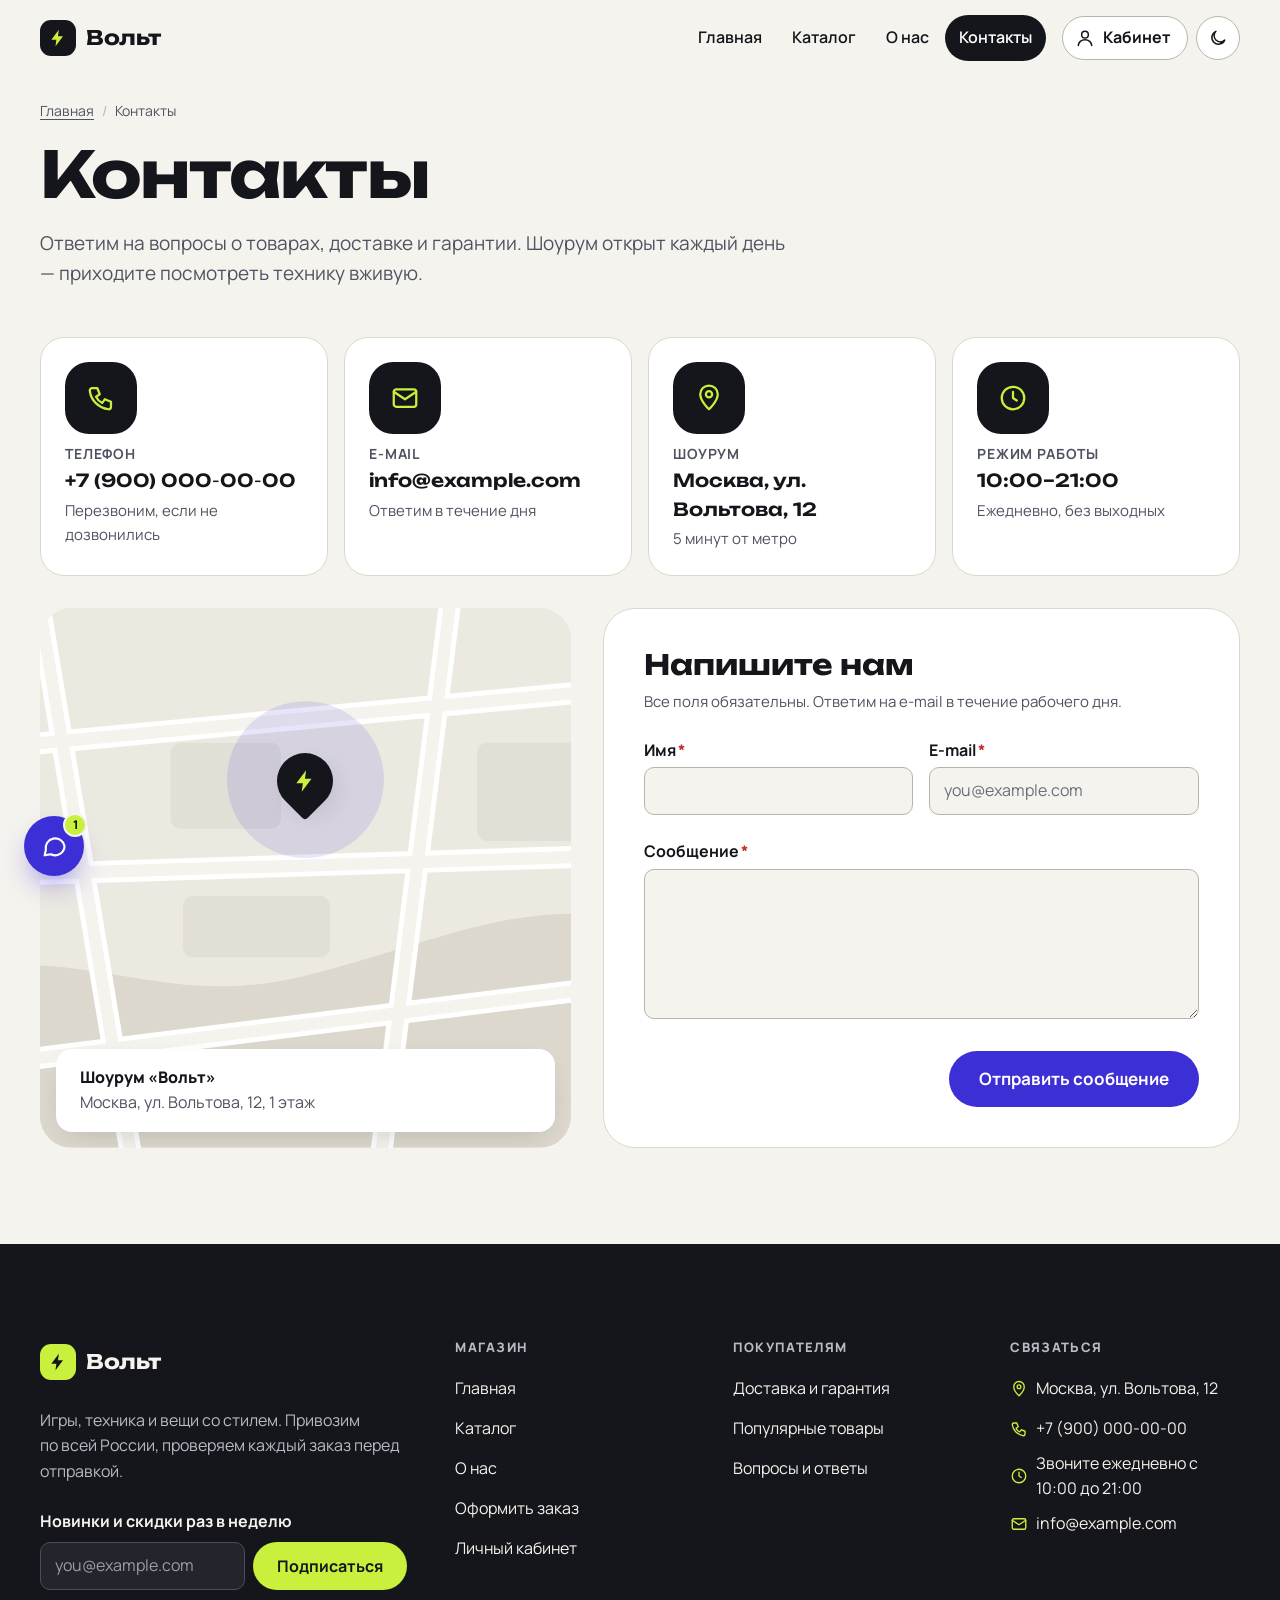
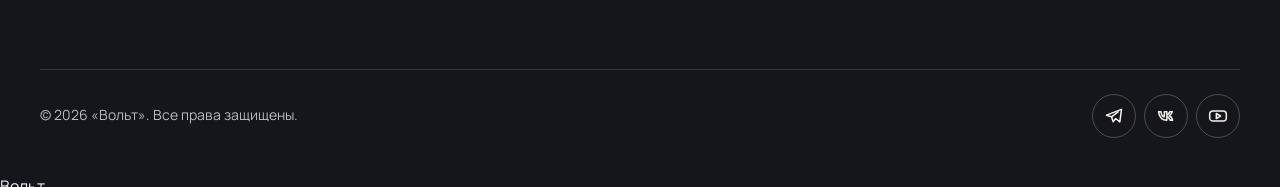
<file: contacts.html>
<!DOCTYPE html>
<html lang="ru">
<head>
  <meta charset="UTF-8">
  <meta name="viewport" content="width=device-width, initial-scale=1.0">
  <meta name="description" content="Телефон, e-mail, адрес шоурума и форма обратной связи магазина «Вольт».">
  <meta name="theme-color" content="#f5f3ee">
  <meta name="color-scheme" content="light dark">
  <title>Контакты — Вольт</title>
  <link rel="icon" href="images/favicon.svg" type="image/svg+xml">
  <link rel="preconnect" href="https://fonts.googleapis.com">
  <link rel="preconnect" href="https://fonts.gstatic.com" crossorigin>
  <link rel="stylesheet" href="https://fonts.googleapis.com/css2?family=Manrope:wght@400;500;600;700;800&family=Unbounded:wght@500;600;700&display=swap">
  <link rel="stylesheet" href="css/style.css">
  <link rel="stylesheet" href="css/responsive.css">
  <meta property="og:type" content="website">
  <meta property="og:site_name" content="Вольт">
  <meta property="og:title" content="Контакты — Вольт">
  <meta property="og:description" content="Телефон, e-mail, адрес шоурума и форма обратной связи магазина «Вольт».">
  <meta property="og:image" content="https://shadowboyyy.github.io/kr1-html-css-shop/images/tovar1.jpeg">
  <script>
    try {
      const savedTheme = localStorage.getItem('volt-theme');
      if (savedTheme === 'light' || savedTheme === 'dark') document.documentElement.dataset.theme = savedTheme;
    } catch (error) {}
    document.documentElement.classList.add('js');
    if (location.hash) document.documentElement.classList.add('is-anchor-load');
    if (!window.matchMedia('(prefers-reduced-motion: reduce)').matches) {
      document.documentElement.classList.add('motion-ready');
      setTimeout(() => { if (!window.Motion) document.documentElement.classList.remove('motion-ready'); }, 2500);
    }
  </script>
  <script src="js/vendor/motion.min.js" defer></script>
  <script src="js/main.js" defer></script>
  <script src="js/motion-effects.js" defer></script>
  <script src="js/chat.js" defer></script>
</head>
<body class="page page--contacts" id="top">
  <a class="skip-link" href="#main">Перейти к основному содержимому</a>

  <header class="site-header">
    <div class="site-header__inner container">
      <a class="logo site-header__logo" href="index.html" aria-label="Вольт — на главную">
        <span class="logo__mark"><svg class="logo__icon" viewBox="0 0 24 24" width="24" height="24" fill="none" stroke="currentColor" stroke-width="1.8" stroke-linecap="round" stroke-linejoin="round" aria-hidden="true" focusable="false"><path d="M13 2 4 14h6l-1 8 9-12h-6l1-8z" fill="currentColor" stroke="none"/></svg></span>
        <span class="logo__text">Вольт</span>
      </a>

      <div class="site-header__actions">
        <a class="header-action" href="account.html"><svg class="icon" viewBox="0 0 24 24" width="24" height="24" fill="none" stroke="currentColor" stroke-width="1.8" stroke-linecap="round" stroke-linejoin="round" aria-hidden="true" focusable="false"><circle cx="12" cy="8" r="4"/><path d="M4 21c0-4 3.6-7 8-7s8 3 8 7"/></svg><span class="header-action__text">Кабинет</span></a>
        <button class="header-action theme-toggle" type="button" aria-pressed="false" aria-label="Тёмная тема">
          <span class="theme-toggle__icon theme-toggle__icon--moon"><svg class="icon" viewBox="0 0 24 24" width="24" height="24" fill="none" stroke="currentColor" stroke-width="1.8" stroke-linecap="round" stroke-linejoin="round" aria-hidden="true" focusable="false"><path d="M20 14.5A8 8 0 1 1 9.5 4a6.5 6.5 0 0 0 10.5 10.5z"/></svg></span>
          <span class="theme-toggle__icon theme-toggle__icon--sun"><svg class="icon" viewBox="0 0 24 24" width="24" height="24" fill="none" stroke="currentColor" stroke-width="1.8" stroke-linecap="round" stroke-linejoin="round" aria-hidden="true" focusable="false"><circle cx="12" cy="12" r="4"/><path d="M12 2v2M12 20v2M4.9 4.9l1.4 1.4M17.7 17.7l1.4 1.4M2 12h2M20 12h2M4.9 19.1l1.4-1.4M17.7 6.3l1.4-1.4"/></svg></span>
        </button>
        <button class="site-header__toggle" type="button" aria-expanded="false" aria-controls="site-nav" aria-label="Открыть меню">
          <span class="site-header__toggle-icon site-header__toggle-icon--open"><svg class="icon" viewBox="0 0 24 24" width="24" height="24" fill="none" stroke="currentColor" stroke-width="1.8" stroke-linecap="round" stroke-linejoin="round" aria-hidden="true" focusable="false"><path d="M4 7h16M4 12h16M4 17h16"/></svg></span>
          <span class="site-header__toggle-icon site-header__toggle-icon--close"><svg class="icon" viewBox="0 0 24 24" width="24" height="24" fill="none" stroke="currentColor" stroke-width="1.8" stroke-linecap="round" stroke-linejoin="round" aria-hidden="true" focusable="false"><path d="M6 6l12 12M18 6 6 18"/></svg></span>
        </button>
      </div>

      <nav class="site-nav" id="site-nav" aria-label="Основная навигация">
        <ul class="site-nav__list">
          <li class="site-nav__item"><a class="site-nav__link" href="index.html">Главная</a></li>
          <li class="site-nav__item"><a class="site-nav__link" href="catalog.html">Каталог</a></li>
          <li class="site-nav__item"><a class="site-nav__link" href="about.html">О нас</a></li>
          <li class="site-nav__item"><a class="site-nav__link site-nav__link--active" href="contacts.html" aria-current="page">Контакты</a></li>
        </ul>
        <a class="site-nav__phone" href="tel:+79000000000"><svg class="icon" viewBox="0 0 24 24" width="24" height="24" fill="none" stroke="currentColor" stroke-width="1.8" stroke-linecap="round" stroke-linejoin="round" aria-hidden="true" focusable="false"><path d="M5 4h4l2 5-3 2a11 11 0 0 0 5 5l2-3 5 2v4a2 2 0 0 1-2 2A17 17 0 0 1 3 6a2 2 0 0 1 2-2"/></svg><span>+7 (900) 000‑00‑00</span></a>
      </nav>
    </div>
    <div class="scroll-progress" aria-hidden="true"></div>
  </header>

  <main class="main" id="main">
    <section class="page-hero" aria-labelledby="contacts-title">
      <div class="container">
      <nav class="breadcrumbs" aria-label="Хлебные крошки">
        <ol class="breadcrumbs__list">
          <li class="breadcrumbs__item"><a class="breadcrumbs__link" href="index.html">Главная</a></li>
          <li class="breadcrumbs__item"><span aria-current="page">Контакты</span></li>
        </ol>
      </nav>
        <h1 class="page-hero__title" id="contacts-title" data-hero-item>Контакты</h1>
        <p class="page-hero__lead" data-hero-item>Ответим на вопросы о товарах, доставке и гарантии. Шоурум открыт каждый день — приходите посмотреть технику вживую.</p>
      </div>
    </section>

    <section class="section section--flush section--compact" aria-labelledby="contacts-list-title">
      <div class="container">
        <h2 class="visually-hidden" id="contacts-list-title">Способы связи</h2>
        <ul class="contact-cards" data-stagger>
          <li class="contact-card">
            <span class="contact-card__icon"><svg class="icon" viewBox="0 0 24 24" width="24" height="24" fill="none" stroke="currentColor" stroke-width="1.8" stroke-linecap="round" stroke-linejoin="round" aria-hidden="true" focusable="false"><path d="M5 4h4l2 5-3 2a11 11 0 0 0 5 5l2-3 5 2v4a2 2 0 0 1-2 2A17 17 0 0 1 3 6a2 2 0 0 1 2-2"/></svg></span>
            <h3 class="contact-card__title">Телефон</h3>
            <a class="contact-card__value" href="tel:+79000000000">+7 (900) 000‑00‑00</a>
            <p class="contact-card__note">Перезвоним, если не дозвонились</p>
          </li>
          <li class="contact-card">
            <span class="contact-card__icon"><svg class="icon" viewBox="0 0 24 24" width="24" height="24" fill="none" stroke="currentColor" stroke-width="1.8" stroke-linecap="round" stroke-linejoin="round" aria-hidden="true" focusable="false"><rect x="3" y="5" width="18" height="14" rx="2"/><path d="m3 7 9 6 9-6"/></svg></span>
            <h3 class="contact-card__title">E-mail</h3>
            <a class="contact-card__value" href="mailto:info@example.com">info@example.com</a>
            <p class="contact-card__note">Ответим в течение дня</p>
          </li>
          <li class="contact-card">
            <span class="contact-card__icon"><svg class="icon" viewBox="0 0 24 24" width="24" height="24" fill="none" stroke="currentColor" stroke-width="1.8" stroke-linecap="round" stroke-linejoin="round" aria-hidden="true" focusable="false"><path d="M12 21s-7-6.5-7-12a7 7 0 0 1 14 0c0 5.5-7 12-7 12z"/><circle cx="12" cy="9" r="2.5"/></svg></span>
            <h3 class="contact-card__title">Шоурум</h3>
            <p class="contact-card__value">Москва, ул. Вольтова, 12</p>
            <p class="contact-card__note">5 минут от метро</p>
          </li>
          <li class="contact-card">
            <span class="contact-card__icon"><svg class="icon" viewBox="0 0 24 24" width="24" height="24" fill="none" stroke="currentColor" stroke-width="1.8" stroke-linecap="round" stroke-linejoin="round" aria-hidden="true" focusable="false"><circle cx="12" cy="12" r="9"/><path d="M12 7v5l3 2"/></svg></span>
            <h3 class="contact-card__title">Режим работы</h3>
            <p class="contact-card__value">10:00–21:00</p>
            <p class="contact-card__note">Ежедневно, без выходных</p>
          </li>
        </ul>
      </div>
    </section>

    <section class="section section--flush" id="feedback" aria-labelledby="feedback-title">
      <div class="container contacts-layout">
        <div class="map" data-reveal>
          <svg class="map__art" viewBox="0 0 600 440" preserveAspectRatio="xMidYMid slice" aria-hidden="true" focusable="false">
            <rect width="600" height="440" fill="#ece9e1"/>
            <path d="M0 300C120 270 180 330 300 300S480 230 600 260v180H0z" fill="#dcd8ce"/>
            <path d="M-20 120 620 60M80 -20 160 460M-20 380 620 300M420 -20 360 460M-20 220 620 200" stroke="#fff" stroke-width="18"/>
            <path d="M-20 120 620 60M80 -20 160 460M-20 380 620 300M420 -20 360 460M-20 220 620 200" stroke="#f5f3ee" stroke-width="10"/>
            <rect x="190" y="110" width="90" height="70" rx="8" fill="#e2dfd6"/>
            <rect x="200" y="235" width="120" height="50" rx="8" fill="#e2dfd6"/>
            <rect x="440" y="110" width="110" height="80" rx="8" fill="#e2dfd6"/>
            <circle cx="300" cy="140" r="64" fill="#3d2fd6" opacity=".12"/>
          </svg>
          <div class="map__pin"><svg class="icon" viewBox="0 0 24 24" width="24" height="24" fill="none" stroke="currentColor" stroke-width="1.8" stroke-linecap="round" stroke-linejoin="round" aria-hidden="true" focusable="false"><path d="M13 2 4 14h6l-1 8 9-12h-6l1-8z" fill="currentColor" stroke="none"/></svg></div>
          <div class="map__card">
            <p class="map__title">Шоурум «Вольт»</p>
            <p class="map__text">Москва, ул. Вольтова, 12, 1 этаж</p>
          </div>
        </div>

        <div class="order-card" data-reveal>
          <h2 class="order-card__title" id="feedback-title">Напишите нам</h2>
          <p class="form-note">Все поля обязательны. Ответим на e-mail в течение рабочего дня.</p>
          <form class="order-form" id="contact-form" action="#" method="post" novalidate data-validate data-success="inline">
            <p class="form-summary" role="alert" hidden></p>

    <div class="order-form__group">
      <label class="order-form__label" for="contact-name">Имя<span class="order-form__required" aria-hidden="true">*</span></label>
      <input class="order-form__input" id="contact-name" name="name" type="text" autocomplete="name" minlength="2" required data-error-required="Введите имя." data-error-short="Имя должно быть не короче двух букв.">
      <p class="form-error" id="contact-name-error" hidden></p>
    </div>

    <div class="order-form__group">
      <label class="order-form__label" for="contact-email">E-mail<span class="order-form__required" aria-hidden="true">*</span></label>
      <input class="order-form__input" id="contact-email" name="email" type="email" autocomplete="email" placeholder="you@example.com" required data-error-required="Введите e-mail." data-error-type="Введите e-mail в формате name@example.com.">
      <p class="form-error" id="contact-email-error" hidden></p>
    </div>

    <div class="order-form__group order-form__group--wide">
      <label class="order-form__label" for="contact-message">Сообщение<span class="order-form__required" aria-hidden="true">*</span></label>
      <textarea class="order-form__textarea" id="contact-message" name="message" rows="5" minlength="10" required data-error-required="Напишите сообщение." data-error-short="Сообщение должно быть не короче 10 символов."></textarea>
      <p class="form-error" id="contact-message-error" hidden></p>
    </div>

            <div class="order-form__actions order-form__group--wide">
              <button class="button button--primary button--large" type="submit">Отправить сообщение</button>
            </div>
          </form>
          <div class="success-message" id="contact-success" role="status" tabindex="-1" hidden>
            <span class="success-message__icon"><svg class="icon" viewBox="0 0 24 24" width="24" height="24" fill="none" stroke="currentColor" stroke-width="1.8" stroke-linecap="round" stroke-linejoin="round" aria-hidden="true" focusable="false"><path d="m5 12 5 5 9-10"/></svg></span>
            <div>
              <p class="success-message__title">Сообщение отправлено</p>
              <p class="success-message__text">Спасибо! Ответ придёт на указанный e-mail.</p>
            </div>
          </div>
        </div>
      </div>
    </section>
  </main>

  <footer class="site-footer">
    <div class="site-footer__inner container">
      <div class="site-footer__top">
        <div class="site-footer__brand">
          <a class="logo logo--inverse" href="index.html" aria-label="Вольт — на главную">
            <span class="logo__mark"><svg class="logo__icon" viewBox="0 0 24 24" width="24" height="24" fill="none" stroke="currentColor" stroke-width="1.8" stroke-linecap="round" stroke-linejoin="round" aria-hidden="true" focusable="false"><path d="M13 2 4 14h6l-1 8 9-12h-6l1-8z" fill="currentColor" stroke="none"/></svg></span>
            <span class="logo__text">Вольт</span>
          </a>
          <p class="site-footer__tagline">Игры, техника и вещи со&nbsp;стилем. Привозим по&nbsp;всей России, проверяем каждый заказ перед отправкой.</p>

          <form class="subscribe" id="subscribe-form" action="#" method="post" novalidate>
            <label class="subscribe__label" for="subscribe-email">Новинки и скидки раз в неделю</label>
            <div class="subscribe__row">
              <input class="subscribe__input" id="subscribe-email" name="email" type="email" autocomplete="email" placeholder="you@example.com" required aria-describedby="subscribe-status">
              <button class="button button--accent subscribe__button" type="submit">Подписаться</button>
            </div>
            <p class="subscribe__status" id="subscribe-status" role="status"></p>
          </form>
        </div>

        <nav class="site-footer__column" aria-labelledby="footer-shop-title">
          <h2 class="site-footer__title" id="footer-shop-title">Магазин</h2>
          <ul class="site-footer__list">
            <li><a class="site-footer__link" href="index.html">Главная</a></li>
            <li><a class="site-footer__link" href="catalog.html">Каталог</a></li>
            <li><a class="site-footer__link" href="about.html">О нас</a></li>
            <li><a class="site-footer__link" href="order.html">Оформить заказ</a></li>
            <li><a class="site-footer__link" href="account.html">Личный кабинет</a></li>
          </ul>
        </nav>

        <nav class="site-footer__column" aria-labelledby="footer-help-title">
          <h2 class="site-footer__title" id="footer-help-title">Покупателям</h2>
          <ul class="site-footer__list">
            <li><a class="site-footer__link" href="index.html#advantages">Доставка и гарантия</a></li>
            <li><a class="site-footer__link" href="index.html#popular">Популярные товары</a></li>
            <li><a class="site-footer__link" href="index.html#faq">Вопросы и ответы</a></li>
          </ul>
        </nav>

        <div class="site-footer__column">
          <h2 class="site-footer__title">Связаться</h2>
          <ul class="site-footer__list site-footer__list--contacts">
            <li><svg class="icon" viewBox="0 0 24 24" width="24" height="24" fill="none" stroke="currentColor" stroke-width="1.8" stroke-linecap="round" stroke-linejoin="round" aria-hidden="true" focusable="false"><path d="M12 21s-7-6.5-7-12a7 7 0 0 1 14 0c0 5.5-7 12-7 12z"/><circle cx="12" cy="9" r="2.5"/></svg><span>Москва, ул. Вольтова, 12</span></li>
            <li><svg class="icon" viewBox="0 0 24 24" width="24" height="24" fill="none" stroke="currentColor" stroke-width="1.8" stroke-linecap="round" stroke-linejoin="round" aria-hidden="true" focusable="false"><path d="M5 4h4l2 5-3 2a11 11 0 0 0 5 5l2-3 5 2v4a2 2 0 0 1-2 2A17 17 0 0 1 3 6a2 2 0 0 1 2-2"/></svg><a class="site-footer__link" href="tel:+79000000000">+7 (900) 000‑00‑00</a></li>
            <li><svg class="icon" viewBox="0 0 24 24" width="24" height="24" fill="none" stroke="currentColor" stroke-width="1.8" stroke-linecap="round" stroke-linejoin="round" aria-hidden="true" focusable="false"><circle cx="12" cy="12" r="9"/><path d="M12 7v5l3 2"/></svg><span>Звоните ежедневно с 10:00 до 21:00</span></li>
            <li><svg class="icon" viewBox="0 0 24 24" width="24" height="24" fill="none" stroke="currentColor" stroke-width="1.8" stroke-linecap="round" stroke-linejoin="round" aria-hidden="true" focusable="false"><rect x="3" y="5" width="18" height="14" rx="2"/><path d="m3 7 9 6 9-6"/></svg><a class="site-footer__link" href="mailto:info@example.com">info@example.com</a></li>
          </ul>
        </div>
      </div>

      <div class="site-footer__bottom">
        <p class="site-footer__copy">&copy; 2026 «Вольт». Все права защищены.</p>
        <ul class="socials" aria-label="Мы в социальных сетях">
          <li><a class="socials__link" href="https://t.me/" rel="noopener" aria-label="Telegram"><svg class="icon" viewBox="0 0 24 24" width="24" height="24" fill="none" stroke="currentColor" stroke-width="1.8" stroke-linecap="round" stroke-linejoin="round" aria-hidden="true" focusable="false"><path d="M21 4 3 11l6 2 2 6 3-4 5 4z"/><path d="m9 13 8-6"/></svg></a></li>
          <li><a class="socials__link" href="https://vk.com/" rel="noopener" aria-label="ВКонтакте"><svg class="icon" viewBox="0 0 24 24" width="24" height="24" fill="none" stroke="currentColor" stroke-width="1.8" stroke-linecap="round" stroke-linejoin="round" aria-hidden="true" focusable="false"><path d="M3 7c1 6 4.5 10 10 10v-4c2 0 3 2 4 4h3c-1-3-3-5-4-5 1-1 3-3 3.5-5h-3c-1 2-2.5 4-3.5 4V7h-3v6c-2 0-3.5-3-4-6z"/></svg></a></li>
          <li><a class="socials__link" href="https://www.youtube.com/" rel="noopener" aria-label="YouTube"><svg class="icon" viewBox="0 0 24 24" width="24" height="24" fill="none" stroke="currentColor" stroke-width="1.8" stroke-linecap="round" stroke-linejoin="round" aria-hidden="true" focusable="false"><rect x="2" y="6" width="20" height="12" rx="4"/><path d="m10 9 5 3-5 3z"/></svg></a></li>
        </ul>
      </div>
    </div>
    <div class="site-footer__wordmark" aria-hidden="true" data-text="Вольт"></div>
  </footer>

  <a class="back-to-top" href="#top">
    <svg class="back-to-top__ring" viewBox="0 0 64 64" aria-hidden="true" focusable="false">
      <circle class="back-to-top__track" cx="32" cy="32" r="29"/>
      <circle class="back-to-top__progress" cx="32" cy="32" r="29" pathLength="1"/>
    </svg>
    <span class="back-to-top__arrow"><svg class="icon" viewBox="0 0 24 24" width="24" height="24" fill="none" stroke="currentColor" stroke-width="1.8" stroke-linecap="round" stroke-linejoin="round" aria-hidden="true" focusable="false"><path d="M12 19V5M6 11l6-6 6 6"/></svg></span>
    <span class="back-to-top__text">UP</span>
    <span class="visually-hidden"> — наверх страницы</span>
  </a>

  <div class="chat" data-chat>
    <section class="chat__panel" id="chat-panel" aria-labelledby="chat-title" hidden>
      <header class="chat__header">
        <span class="chat__avatar"><svg class="icon" viewBox="0 0 24 24" width="24" height="24" fill="none" stroke="currentColor" stroke-width="1.8" stroke-linecap="round" stroke-linejoin="round" aria-hidden="true" focusable="false"><path d="M13 2 4 14h6l-1 8 9-12h-6l1-8z" fill="currentColor" stroke="none"/></svg></span>
        <div class="chat__heading">
          <h2 class="chat__title" id="chat-title">Консультант «Вольт»</h2>
          <p class="chat__status"><span class="chat__dot" aria-hidden="true"></span>Онлайн · ежедневно 10:00–21:00</p>
        </div>
        <button class="chat__close" type="button" aria-label="Закрыть чат"><svg class="icon" viewBox="0 0 24 24" width="24" height="24" fill="none" stroke="currentColor" stroke-width="1.8" stroke-linecap="round" stroke-linejoin="round" aria-hidden="true" focusable="false"><path d="M6 6l12 12M18 6 6 18"/></svg></button>
      </header>

      <div class="chat__messages" id="chat-messages" role="log" aria-live="polite" aria-label="Сообщения чата" tabindex="0"></div>

      <div class="chat__quick" role="group" aria-label="Быстрые вопросы">
          <button class="chat__chip" type="button" data-question="Сроки доставки">Сроки доставки</button>
          <button class="chat__chip" type="button" data-question="Как оплатить?">Как оплатить?</button>
          <button class="chat__chip" type="button" data-question="Гарантия и возврат">Гарантия и возврат</button>
          <button class="chat__chip" type="button" data-question="Помогите с выбором">Помогите с выбором</button>
      </div>

      <form class="chat__form" id="chat-form" action="#" method="post">
        <label class="visually-hidden" for="chat-input">Ваше сообщение</label>
        <input class="chat__input" id="chat-input" name="message" type="text" autocomplete="off" maxlength="300" placeholder="Напишите вопрос…">
        <button class="chat__send" type="submit" aria-label="Отправить сообщение"><svg class="icon" viewBox="0 0 24 24" width="24" height="24" fill="none" stroke="currentColor" stroke-width="1.8" stroke-linecap="round" stroke-linejoin="round" aria-hidden="true" focusable="false"><path d="M21 3 10 14M21 3l-7 18-4-7-7-4z"/></svg></button>
      </form>
    </section>

    <button class="chat__launcher" type="button" aria-expanded="false" aria-controls="chat-panel" aria-label="Чат с консультантом">
      <span class="chat__launcher-icon chat__launcher-icon--open"><svg class="icon" viewBox="0 0 24 24" width="24" height="24" fill="none" stroke="currentColor" stroke-width="1.8" stroke-linecap="round" stroke-linejoin="round" aria-hidden="true" focusable="false"><path d="M21 12a8 8 0 0 1-11.6 7.1L4 20l1-4.6A8 8 0 1 1 21 12z"/></svg></span>
      <span class="chat__launcher-icon chat__launcher-icon--close"><svg class="icon" viewBox="0 0 24 24" width="24" height="24" fill="none" stroke="currentColor" stroke-width="1.8" stroke-linecap="round" stroke-linejoin="round" aria-hidden="true" focusable="false"><path d="M6 6l12 12M18 6 6 18"/></svg></span>
    </button>
    <span class="chat__badge" aria-hidden="true" data-badge="1"></span>
  </div>

  <p class="toast" id="toast" role="status" aria-live="polite"></p>
</body>
</html>
</file>
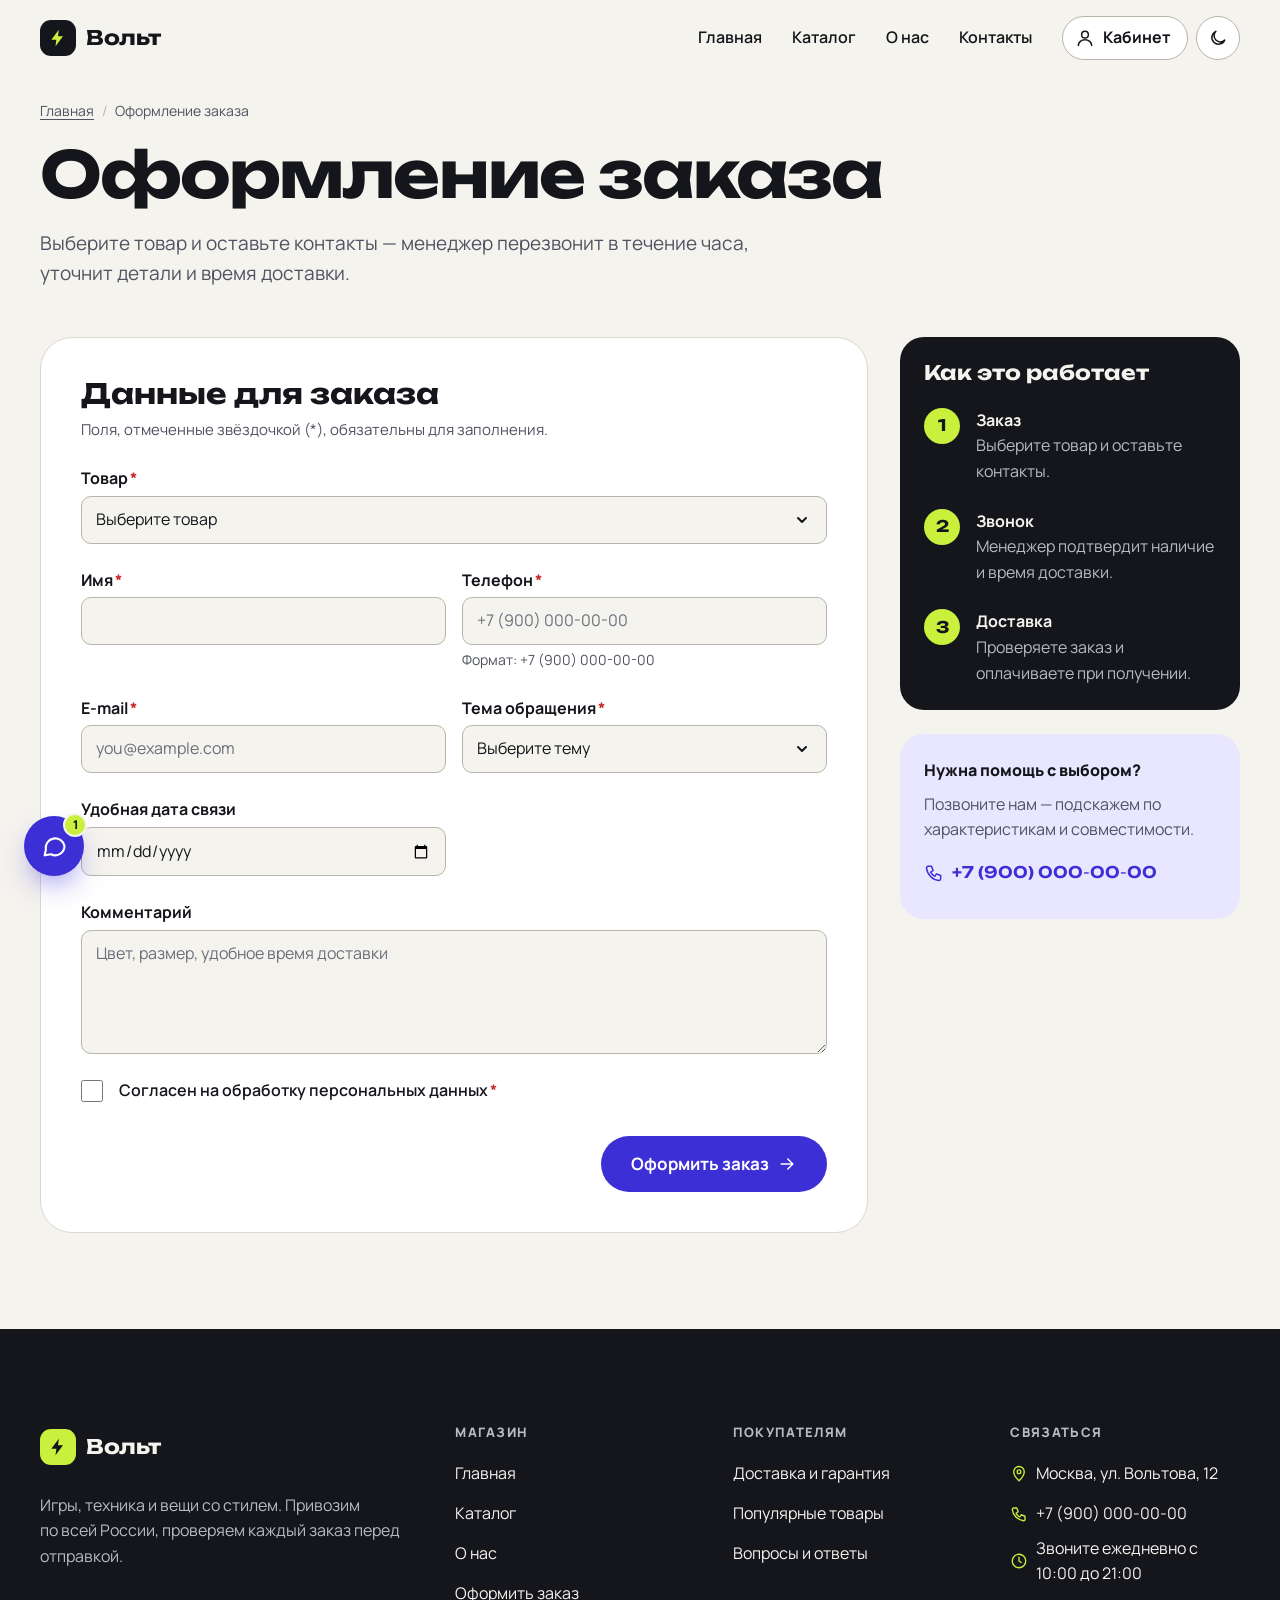
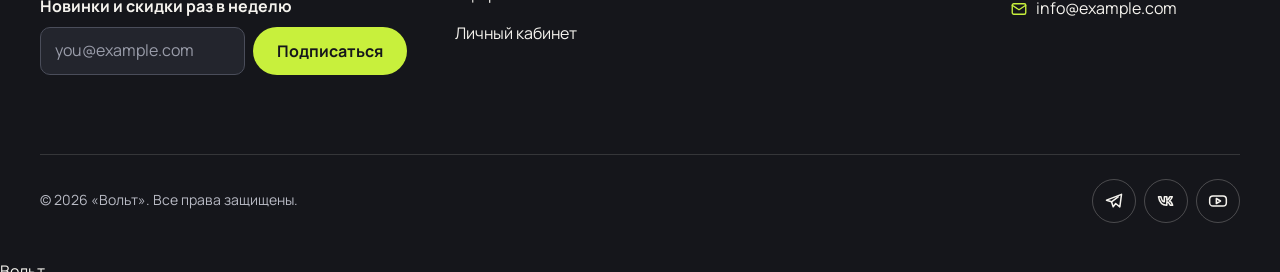
<file: order.html>
<!DOCTYPE html>
<html lang="ru">
<head>
  <meta charset="UTF-8">
  <meta name="viewport" content="width=device-width, initial-scale=1.0">
  <meta name="description" content="Оформите заказ в магазине «Вольт»: выберите позицию, укажите контакты, и менеджер перезвонит в течение часа.">
  <meta name="theme-color" content="#f5f3ee">
  <meta name="color-scheme" content="light dark">
  <title>Оформление заказа — Вольт</title>
  <link rel="icon" href="images/favicon.svg" type="image/svg+xml">
  <link rel="preconnect" href="https://fonts.googleapis.com">
  <link rel="preconnect" href="https://fonts.gstatic.com" crossorigin>
  <link rel="stylesheet" href="https://fonts.googleapis.com/css2?family=Manrope:wght@400;500;600;700;800&family=Unbounded:wght@500;600;700&display=swap">
  <link rel="stylesheet" href="css/style.css">
  <link rel="stylesheet" href="css/responsive.css">
  <meta property="og:type" content="website">
  <meta property="og:site_name" content="Вольт">
  <meta property="og:title" content="Оформление заказа — Вольт">
  <meta property="og:description" content="Оформите заказ в магазине «Вольт»: выберите позицию, укажите контакты, и менеджер перезвонит в течение часа.">
  <meta property="og:image" content="https://shadowboyyy.github.io/kr1-html-css-shop/images/tovar1.jpeg">
  <script>
    try {
      const savedTheme = localStorage.getItem('volt-theme');
      if (savedTheme === 'light' || savedTheme === 'dark') document.documentElement.dataset.theme = savedTheme;
    } catch (error) {}
    document.documentElement.classList.add('js');
    if (location.hash) document.documentElement.classList.add('is-anchor-load');
    if (!window.matchMedia('(prefers-reduced-motion: reduce)').matches) {
      document.documentElement.classList.add('motion-ready');
      setTimeout(() => { if (!window.Motion) document.documentElement.classList.remove('motion-ready'); }, 2500);
    }
  </script>
  <script src="js/vendor/motion.min.js" defer></script>
  <script src="js/main.js" defer></script>
  <script src="js/motion-effects.js" defer></script>
  <script src="js/chat.js" defer></script>
</head>
<body class="page page--order" id="top">
  <a class="skip-link" href="#main">Перейти к основному содержимому</a>

  <header class="site-header">
    <div class="site-header__inner container">
      <a class="logo site-header__logo" href="index.html" aria-label="Вольт — на главную">
        <span class="logo__mark"><svg class="logo__icon" viewBox="0 0 24 24" width="24" height="24" fill="none" stroke="currentColor" stroke-width="1.8" stroke-linecap="round" stroke-linejoin="round" aria-hidden="true" focusable="false"><path d="M13 2 4 14h6l-1 8 9-12h-6l1-8z" fill="currentColor" stroke="none"/></svg></span>
        <span class="logo__text">Вольт</span>
      </a>

      <div class="site-header__actions">
        <a class="header-action" href="account.html"><svg class="icon" viewBox="0 0 24 24" width="24" height="24" fill="none" stroke="currentColor" stroke-width="1.8" stroke-linecap="round" stroke-linejoin="round" aria-hidden="true" focusable="false"><circle cx="12" cy="8" r="4"/><path d="M4 21c0-4 3.6-7 8-7s8 3 8 7"/></svg><span class="header-action__text">Кабинет</span></a>
        <button class="header-action theme-toggle" type="button" aria-pressed="false" aria-label="Тёмная тема">
          <span class="theme-toggle__icon theme-toggle__icon--moon"><svg class="icon" viewBox="0 0 24 24" width="24" height="24" fill="none" stroke="currentColor" stroke-width="1.8" stroke-linecap="round" stroke-linejoin="round" aria-hidden="true" focusable="false"><path d="M20 14.5A8 8 0 1 1 9.5 4a6.5 6.5 0 0 0 10.5 10.5z"/></svg></span>
          <span class="theme-toggle__icon theme-toggle__icon--sun"><svg class="icon" viewBox="0 0 24 24" width="24" height="24" fill="none" stroke="currentColor" stroke-width="1.8" stroke-linecap="round" stroke-linejoin="round" aria-hidden="true" focusable="false"><circle cx="12" cy="12" r="4"/><path d="M12 2v2M12 20v2M4.9 4.9l1.4 1.4M17.7 17.7l1.4 1.4M2 12h2M20 12h2M4.9 19.1l1.4-1.4M17.7 6.3l1.4-1.4"/></svg></span>
        </button>
        <button class="site-header__toggle" type="button" aria-expanded="false" aria-controls="site-nav" aria-label="Открыть меню">
          <span class="site-header__toggle-icon site-header__toggle-icon--open"><svg class="icon" viewBox="0 0 24 24" width="24" height="24" fill="none" stroke="currentColor" stroke-width="1.8" stroke-linecap="round" stroke-linejoin="round" aria-hidden="true" focusable="false"><path d="M4 7h16M4 12h16M4 17h16"/></svg></span>
          <span class="site-header__toggle-icon site-header__toggle-icon--close"><svg class="icon" viewBox="0 0 24 24" width="24" height="24" fill="none" stroke="currentColor" stroke-width="1.8" stroke-linecap="round" stroke-linejoin="round" aria-hidden="true" focusable="false"><path d="M6 6l12 12M18 6 6 18"/></svg></span>
        </button>
      </div>

      <nav class="site-nav" id="site-nav" aria-label="Основная навигация">
        <ul class="site-nav__list">
          <li class="site-nav__item"><a class="site-nav__link" href="index.html">Главная</a></li>
          <li class="site-nav__item"><a class="site-nav__link" href="catalog.html">Каталог</a></li>
          <li class="site-nav__item"><a class="site-nav__link" href="about.html">О нас</a></li>
          <li class="site-nav__item"><a class="site-nav__link" href="contacts.html">Контакты</a></li>
        </ul>
        <a class="site-nav__phone" href="tel:+79000000000"><svg class="icon" viewBox="0 0 24 24" width="24" height="24" fill="none" stroke="currentColor" stroke-width="1.8" stroke-linecap="round" stroke-linejoin="round" aria-hidden="true" focusable="false"><path d="M5 4h4l2 5-3 2a11 11 0 0 0 5 5l2-3 5 2v4a2 2 0 0 1-2 2A17 17 0 0 1 3 6a2 2 0 0 1 2-2"/></svg><span>+7 (900) 000‑00‑00</span></a>
      </nav>
    </div>
    <div class="scroll-progress" aria-hidden="true"></div>
  </header>

  <main class="main" id="main">
    <section class="page-hero" aria-labelledby="order-title">
      <div class="container">
      <nav class="breadcrumbs" aria-label="Хлебные крошки">
        <ol class="breadcrumbs__list">
          <li class="breadcrumbs__item"><a class="breadcrumbs__link" href="index.html">Главная</a></li>
          <li class="breadcrumbs__item"><span aria-current="page">Оформление заказа</span></li>
        </ol>
      </nav>
        <h1 class="page-hero__title" id="order-title" data-hero-item>Оформление заказа</h1>
        <p class="page-hero__lead" data-hero-item>Выберите товар и оставьте контакты — менеджер перезвонит в течение часа, уточнит детали и время доставки.</p>
      </div>
    </section>

    <div class="section section--flush">
      <div class="container order-layout">
        <section class="order-card" aria-labelledby="order-form-title" data-reveal>
          <h2 class="order-card__title" id="order-form-title">Данные для заказа</h2>
          <p class="form-note">Поля, отмеченные звёздочкой (<span aria-hidden="true">*</span>), обязательны для заполнения.</p>

          <form class="order-form" id="order-form" action="#" method="post" novalidate data-validate data-success="inline">
            <p class="form-summary" role="alert" hidden></p>

    <div class="order-form__group order-form__group--wide">
      <label class="order-form__label" for="order-product">Товар<span class="order-form__required" aria-hidden="true">*</span></label>
      <select class="order-form__select" id="order-product" name="product" required data-error-required="Выберите товар из списка.">
        <option value="">Выберите товар</option>
        <option value="Sony PlayStation 5 Pro" data-id="1" data-price="79 990 ₽">Sony PlayStation 5 Pro — 79 990 ₽</option>
        <option value="Кроссовки Raf Simons Ozweego III" data-id="2" data-price="34 990 ₽">Кроссовки Raf Simons Ozweego III — 34 990 ₽</option>
        <option value="Grand Theft Auto VI" data-id="3" data-price="6 990 ₽">Grand Theft Auto VI — 6 990 ₽</option>
        <option value="Беспроводной геймпад Вольт G1" data-id="4" data-price="6 490 ₽">Беспроводной геймпад Вольт G1 — 6 490 ₽</option>
        <option value="Наушники Вольт H2" data-id="5" data-price="12 990 ₽">Наушники Вольт H2 — 12 990 ₽</option>
        <option value="Механическая клавиатура Вольт K87" data-id="6" data-price="8 990 ₽">Механическая клавиатура Вольт K87 — 8 990 ₽</option>
        <option value="Игровая мышь Вольт M7" data-id="7" data-price="4 490 ₽">Игровая мышь Вольт M7 — 4 490 ₽</option>
        <option value="Монитор Вольт 27″ QHD 165 Гц" data-id="8" data-price="27 990 ₽">Монитор Вольт 27″ QHD 165 Гц — 27 990 ₽</option>
        <option value="Портативная колонка Вольт S1" data-id="9" data-price="5 990 ₽">Портативная колонка Вольт S1 — 5 990 ₽</option>
      </select>
      <p class="form-error" id="order-product-error" hidden></p>
    </div>

    <div class="order-form__group">
      <label class="order-form__label" for="order-name">Имя<span class="order-form__required" aria-hidden="true">*</span></label>
      <input class="order-form__input" id="order-name" name="name" type="text" autocomplete="name" minlength="2" required data-error-required="Введите имя." data-error-short="Имя должно быть не короче двух букв.">
      <p class="form-error" id="order-name-error" hidden></p>
    </div>

    <div class="order-form__group">
      <label class="order-form__label" for="order-phone">Телефон<span class="order-form__required" aria-hidden="true">*</span></label>
      <input class="order-form__input" id="order-phone" name="phone" type="tel" inputmode="tel" autocomplete="tel" placeholder="+7 (900) 000-00-00" pattern="^\+7 \(\d{3}\) \d{3}-\d{2}-\d{2}$" aria-describedby="order-phone-hint" required data-error-required="Введите номер телефона." data-error-pattern="Введите номер полностью: +7 (900) 000-00-00.">
      <p class="order-form__hint" id="order-phone-hint">Формат: +7 (900) 000-00-00</p>
      <p class="form-error" id="order-phone-error" hidden></p>
    </div>

    <div class="order-form__group">
      <label class="order-form__label" for="order-email">E-mail<span class="order-form__required" aria-hidden="true">*</span></label>
      <input class="order-form__input" id="order-email" name="email" type="email" autocomplete="email" placeholder="you@example.com" required data-error-required="Введите e-mail." data-error-type="Введите e-mail в формате name@example.com.">
      <p class="form-error" id="order-email-error" hidden></p>
    </div>

    <div class="order-form__group">
      <label class="order-form__label" for="order-topic">Тема обращения<span class="order-form__required" aria-hidden="true">*</span></label>
      <select class="order-form__select" id="order-topic" name="topic" required data-error-required="Выберите тему обращения.">
        <option value="">Выберите тему</option>
        <option value="product">Заказ товара</option>
        <option value="consultation">Консультация</option>
        <option value="delivery">Доставка</option>
      </select>
      <p class="form-error" id="order-topic-error" hidden></p>
    </div>

    <div class="order-form__group">
      <label class="order-form__label" for="order-date">Удобная дата связи</label>
      <input class="order-form__input" id="order-date" name="date" type="date">
      <p class="form-error" id="order-date-error" hidden></p>
    </div>

    <div class="order-form__group order-form__group--wide">
      <label class="order-form__label" for="order-comment">Комментарий</label>
      <textarea class="order-form__textarea" id="order-comment" name="comment" rows="4" placeholder="Цвет, размер, удобное время доставки"></textarea>
      <p class="form-error" id="order-comment-error" hidden></p>
    </div>

    <div class="order-form__group order-form__group--wide order-form__group--checkbox">
      <input class="order-form__checkbox" id="order-agreement" name="agreement" type="checkbox" required data-error-required="Подтвердите согласие на обработку данных.">
      <label class="order-form__label order-form__label--inline" for="order-agreement">Согласен на обработку персональных данных<span class="order-form__required" aria-hidden="true">*</span></label>
      <p class="form-error" id="order-agreement-error" hidden></p>
    </div>

            <div class="order-form__actions order-form__group--wide">
              <button class="button button--primary button--large" type="submit">Оформить заказ <svg class="icon" viewBox="0 0 24 24" width="24" height="24" fill="none" stroke="currentColor" stroke-width="1.8" stroke-linecap="round" stroke-linejoin="round" aria-hidden="true" focusable="false"><path d="M5 12h14M13 6l6 6-6 6"/></svg></button>
            </div>
          </form>

          <div class="success-message" id="order-success" role="status" tabindex="-1" hidden>
            <span class="success-message__icon"><svg class="icon" viewBox="0 0 24 24" width="24" height="24" fill="none" stroke="currentColor" stroke-width="1.8" stroke-linecap="round" stroke-linejoin="round" aria-hidden="true" focusable="false"><path d="m5 12 5 5 9-10"/></svg></span>
            <div>
              <p class="success-message__title">Заказ принят</p>
              <p class="success-message__text">Спасибо! Менеджер свяжется с вами в течение часа в рабочее время.</p>
            </div>
          </div>
        </section>

        <aside class="order-aside" aria-labelledby="order-aside-title">
          <div class="order-preview" id="order-preview" hidden>
            <img class="order-preview__image" id="order-preview-image" src="images/tovar1-320.jpg" alt="" width="320" height="320">
            <div>
              <p class="order-preview__label">Вы выбрали</p>
              <p class="order-preview__name" id="order-preview-name"></p>
              <p class="order-preview__price" id="order-preview-price"></p>
            </div>
          </div>

          <div class="steps" data-reveal>
            <h2 class="steps__title" id="order-aside-title">Как это работает</h2>
            <ol class="steps__list">
              <li class="steps__item"><span class="steps__num" aria-hidden="true">1</span><div><strong>Заказ</strong><p>Выберите товар и оставьте контакты.</p></div></li>
              <li class="steps__item"><span class="steps__num" aria-hidden="true">2</span><div><strong>Звонок</strong><p>Менеджер подтвердит наличие и время доставки.</p></div></li>
              <li class="steps__item"><span class="steps__num" aria-hidden="true">3</span><div><strong>Доставка</strong><p>Проверяете заказ и оплачиваете при получении.</p></div></li>
            </ol>
          </div>

          <div class="help-card" data-reveal>
            <p class="help-card__title">Нужна помощь с выбором?</p>
            <p class="help-card__text">Позвоните нам — подскажем по характеристикам и совместимости.</p>
            <a class="help-card__phone" href="tel:+79000000000"><svg class="icon" viewBox="0 0 24 24" width="24" height="24" fill="none" stroke="currentColor" stroke-width="1.8" stroke-linecap="round" stroke-linejoin="round" aria-hidden="true" focusable="false"><path d="M5 4h4l2 5-3 2a11 11 0 0 0 5 5l2-3 5 2v4a2 2 0 0 1-2 2A17 17 0 0 1 3 6a2 2 0 0 1 2-2"/></svg> +7 (900) 000‑00‑00</a>
          </div>
        </aside>
      </div>
    </div>
  </main>

  <footer class="site-footer">
    <div class="site-footer__inner container">
      <div class="site-footer__top">
        <div class="site-footer__brand">
          <a class="logo logo--inverse" href="index.html" aria-label="Вольт — на главную">
            <span class="logo__mark"><svg class="logo__icon" viewBox="0 0 24 24" width="24" height="24" fill="none" stroke="currentColor" stroke-width="1.8" stroke-linecap="round" stroke-linejoin="round" aria-hidden="true" focusable="false"><path d="M13 2 4 14h6l-1 8 9-12h-6l1-8z" fill="currentColor" stroke="none"/></svg></span>
            <span class="logo__text">Вольт</span>
          </a>
          <p class="site-footer__tagline">Игры, техника и вещи со&nbsp;стилем. Привозим по&nbsp;всей России, проверяем каждый заказ перед отправкой.</p>

          <form class="subscribe" id="subscribe-form" action="#" method="post" novalidate>
            <label class="subscribe__label" for="subscribe-email">Новинки и скидки раз в неделю</label>
            <div class="subscribe__row">
              <input class="subscribe__input" id="subscribe-email" name="email" type="email" autocomplete="email" placeholder="you@example.com" required aria-describedby="subscribe-status">
              <button class="button button--accent subscribe__button" type="submit">Подписаться</button>
            </div>
            <p class="subscribe__status" id="subscribe-status" role="status"></p>
          </form>
        </div>

        <nav class="site-footer__column" aria-labelledby="footer-shop-title">
          <h2 class="site-footer__title" id="footer-shop-title">Магазин</h2>
          <ul class="site-footer__list">
            <li><a class="site-footer__link" href="index.html">Главная</a></li>
            <li><a class="site-footer__link" href="catalog.html">Каталог</a></li>
            <li><a class="site-footer__link" href="about.html">О нас</a></li>
            <li><a class="site-footer__link" href="order.html">Оформить заказ</a></li>
            <li><a class="site-footer__link" href="account.html">Личный кабинет</a></li>
          </ul>
        </nav>

        <nav class="site-footer__column" aria-labelledby="footer-help-title">
          <h2 class="site-footer__title" id="footer-help-title">Покупателям</h2>
          <ul class="site-footer__list">
            <li><a class="site-footer__link" href="index.html#advantages">Доставка и гарантия</a></li>
            <li><a class="site-footer__link" href="index.html#popular">Популярные товары</a></li>
            <li><a class="site-footer__link" href="index.html#faq">Вопросы и ответы</a></li>
          </ul>
        </nav>

        <div class="site-footer__column">
          <h2 class="site-footer__title">Связаться</h2>
          <ul class="site-footer__list site-footer__list--contacts">
            <li><svg class="icon" viewBox="0 0 24 24" width="24" height="24" fill="none" stroke="currentColor" stroke-width="1.8" stroke-linecap="round" stroke-linejoin="round" aria-hidden="true" focusable="false"><path d="M12 21s-7-6.5-7-12a7 7 0 0 1 14 0c0 5.5-7 12-7 12z"/><circle cx="12" cy="9" r="2.5"/></svg><span>Москва, ул. Вольтова, 12</span></li>
            <li><svg class="icon" viewBox="0 0 24 24" width="24" height="24" fill="none" stroke="currentColor" stroke-width="1.8" stroke-linecap="round" stroke-linejoin="round" aria-hidden="true" focusable="false"><path d="M5 4h4l2 5-3 2a11 11 0 0 0 5 5l2-3 5 2v4a2 2 0 0 1-2 2A17 17 0 0 1 3 6a2 2 0 0 1 2-2"/></svg><a class="site-footer__link" href="tel:+79000000000">+7 (900) 000‑00‑00</a></li>
            <li><svg class="icon" viewBox="0 0 24 24" width="24" height="24" fill="none" stroke="currentColor" stroke-width="1.8" stroke-linecap="round" stroke-linejoin="round" aria-hidden="true" focusable="false"><circle cx="12" cy="12" r="9"/><path d="M12 7v5l3 2"/></svg><span>Звоните ежедневно с 10:00 до 21:00</span></li>
            <li><svg class="icon" viewBox="0 0 24 24" width="24" height="24" fill="none" stroke="currentColor" stroke-width="1.8" stroke-linecap="round" stroke-linejoin="round" aria-hidden="true" focusable="false"><rect x="3" y="5" width="18" height="14" rx="2"/><path d="m3 7 9 6 9-6"/></svg><a class="site-footer__link" href="mailto:info@example.com">info@example.com</a></li>
          </ul>
        </div>
      </div>

      <div class="site-footer__bottom">
        <p class="site-footer__copy">&copy; 2026 «Вольт». Все права защищены.</p>
        <ul class="socials" aria-label="Мы в социальных сетях">
          <li><a class="socials__link" href="https://t.me/" rel="noopener" aria-label="Telegram"><svg class="icon" viewBox="0 0 24 24" width="24" height="24" fill="none" stroke="currentColor" stroke-width="1.8" stroke-linecap="round" stroke-linejoin="round" aria-hidden="true" focusable="false"><path d="M21 4 3 11l6 2 2 6 3-4 5 4z"/><path d="m9 13 8-6"/></svg></a></li>
          <li><a class="socials__link" href="https://vk.com/" rel="noopener" aria-label="ВКонтакте"><svg class="icon" viewBox="0 0 24 24" width="24" height="24" fill="none" stroke="currentColor" stroke-width="1.8" stroke-linecap="round" stroke-linejoin="round" aria-hidden="true" focusable="false"><path d="M3 7c1 6 4.5 10 10 10v-4c2 0 3 2 4 4h3c-1-3-3-5-4-5 1-1 3-3 3.5-5h-3c-1 2-2.5 4-3.5 4V7h-3v6c-2 0-3.5-3-4-6z"/></svg></a></li>
          <li><a class="socials__link" href="https://www.youtube.com/" rel="noopener" aria-label="YouTube"><svg class="icon" viewBox="0 0 24 24" width="24" height="24" fill="none" stroke="currentColor" stroke-width="1.8" stroke-linecap="round" stroke-linejoin="round" aria-hidden="true" focusable="false"><rect x="2" y="6" width="20" height="12" rx="4"/><path d="m10 9 5 3-5 3z"/></svg></a></li>
        </ul>
      </div>
    </div>
    <div class="site-footer__wordmark" aria-hidden="true" data-text="Вольт"></div>
  </footer>

  <a class="back-to-top" href="#top">
    <svg class="back-to-top__ring" viewBox="0 0 64 64" aria-hidden="true" focusable="false">
      <circle class="back-to-top__track" cx="32" cy="32" r="29"/>
      <circle class="back-to-top__progress" cx="32" cy="32" r="29" pathLength="1"/>
    </svg>
    <span class="back-to-top__arrow"><svg class="icon" viewBox="0 0 24 24" width="24" height="24" fill="none" stroke="currentColor" stroke-width="1.8" stroke-linecap="round" stroke-linejoin="round" aria-hidden="true" focusable="false"><path d="M12 19V5M6 11l6-6 6 6"/></svg></span>
    <span class="back-to-top__text">UP</span>
    <span class="visually-hidden"> — наверх страницы</span>
  </a>

  <div class="chat" data-chat>
    <section class="chat__panel" id="chat-panel" aria-labelledby="chat-title" hidden>
      <header class="chat__header">
        <span class="chat__avatar"><svg class="icon" viewBox="0 0 24 24" width="24" height="24" fill="none" stroke="currentColor" stroke-width="1.8" stroke-linecap="round" stroke-linejoin="round" aria-hidden="true" focusable="false"><path d="M13 2 4 14h6l-1 8 9-12h-6l1-8z" fill="currentColor" stroke="none"/></svg></span>
        <div class="chat__heading">
          <h2 class="chat__title" id="chat-title">Консультант «Вольт»</h2>
          <p class="chat__status"><span class="chat__dot" aria-hidden="true"></span>Онлайн · ежедневно 10:00–21:00</p>
        </div>
        <button class="chat__close" type="button" aria-label="Закрыть чат"><svg class="icon" viewBox="0 0 24 24" width="24" height="24" fill="none" stroke="currentColor" stroke-width="1.8" stroke-linecap="round" stroke-linejoin="round" aria-hidden="true" focusable="false"><path d="M6 6l12 12M18 6 6 18"/></svg></button>
      </header>

      <div class="chat__messages" id="chat-messages" role="log" aria-live="polite" aria-label="Сообщения чата" tabindex="0"></div>

      <div class="chat__quick" role="group" aria-label="Быстрые вопросы">
          <button class="chat__chip" type="button" data-question="Сроки доставки">Сроки доставки</button>
          <button class="chat__chip" type="button" data-question="Как оплатить?">Как оплатить?</button>
          <button class="chat__chip" type="button" data-question="Гарантия и возврат">Гарантия и возврат</button>
          <button class="chat__chip" type="button" data-question="Помогите с выбором">Помогите с выбором</button>
      </div>

      <form class="chat__form" id="chat-form" action="#" method="post">
        <label class="visually-hidden" for="chat-input">Ваше сообщение</label>
        <input class="chat__input" id="chat-input" name="message" type="text" autocomplete="off" maxlength="300" placeholder="Напишите вопрос…">
        <button class="chat__send" type="submit" aria-label="Отправить сообщение"><svg class="icon" viewBox="0 0 24 24" width="24" height="24" fill="none" stroke="currentColor" stroke-width="1.8" stroke-linecap="round" stroke-linejoin="round" aria-hidden="true" focusable="false"><path d="M21 3 10 14M21 3l-7 18-4-7-7-4z"/></svg></button>
      </form>
    </section>

    <button class="chat__launcher" type="button" aria-expanded="false" aria-controls="chat-panel" aria-label="Чат с консультантом">
      <span class="chat__launcher-icon chat__launcher-icon--open"><svg class="icon" viewBox="0 0 24 24" width="24" height="24" fill="none" stroke="currentColor" stroke-width="1.8" stroke-linecap="round" stroke-linejoin="round" aria-hidden="true" focusable="false"><path d="M21 12a8 8 0 0 1-11.6 7.1L4 20l1-4.6A8 8 0 1 1 21 12z"/></svg></span>
      <span class="chat__launcher-icon chat__launcher-icon--close"><svg class="icon" viewBox="0 0 24 24" width="24" height="24" fill="none" stroke="currentColor" stroke-width="1.8" stroke-linecap="round" stroke-linejoin="round" aria-hidden="true" focusable="false"><path d="M6 6l12 12M18 6 6 18"/></svg></span>
    </button>
    <span class="chat__badge" aria-hidden="true" data-badge="1"></span>
  </div>

  <p class="toast" id="toast" role="status" aria-live="polite"></p>
</body>
</html>
</file>
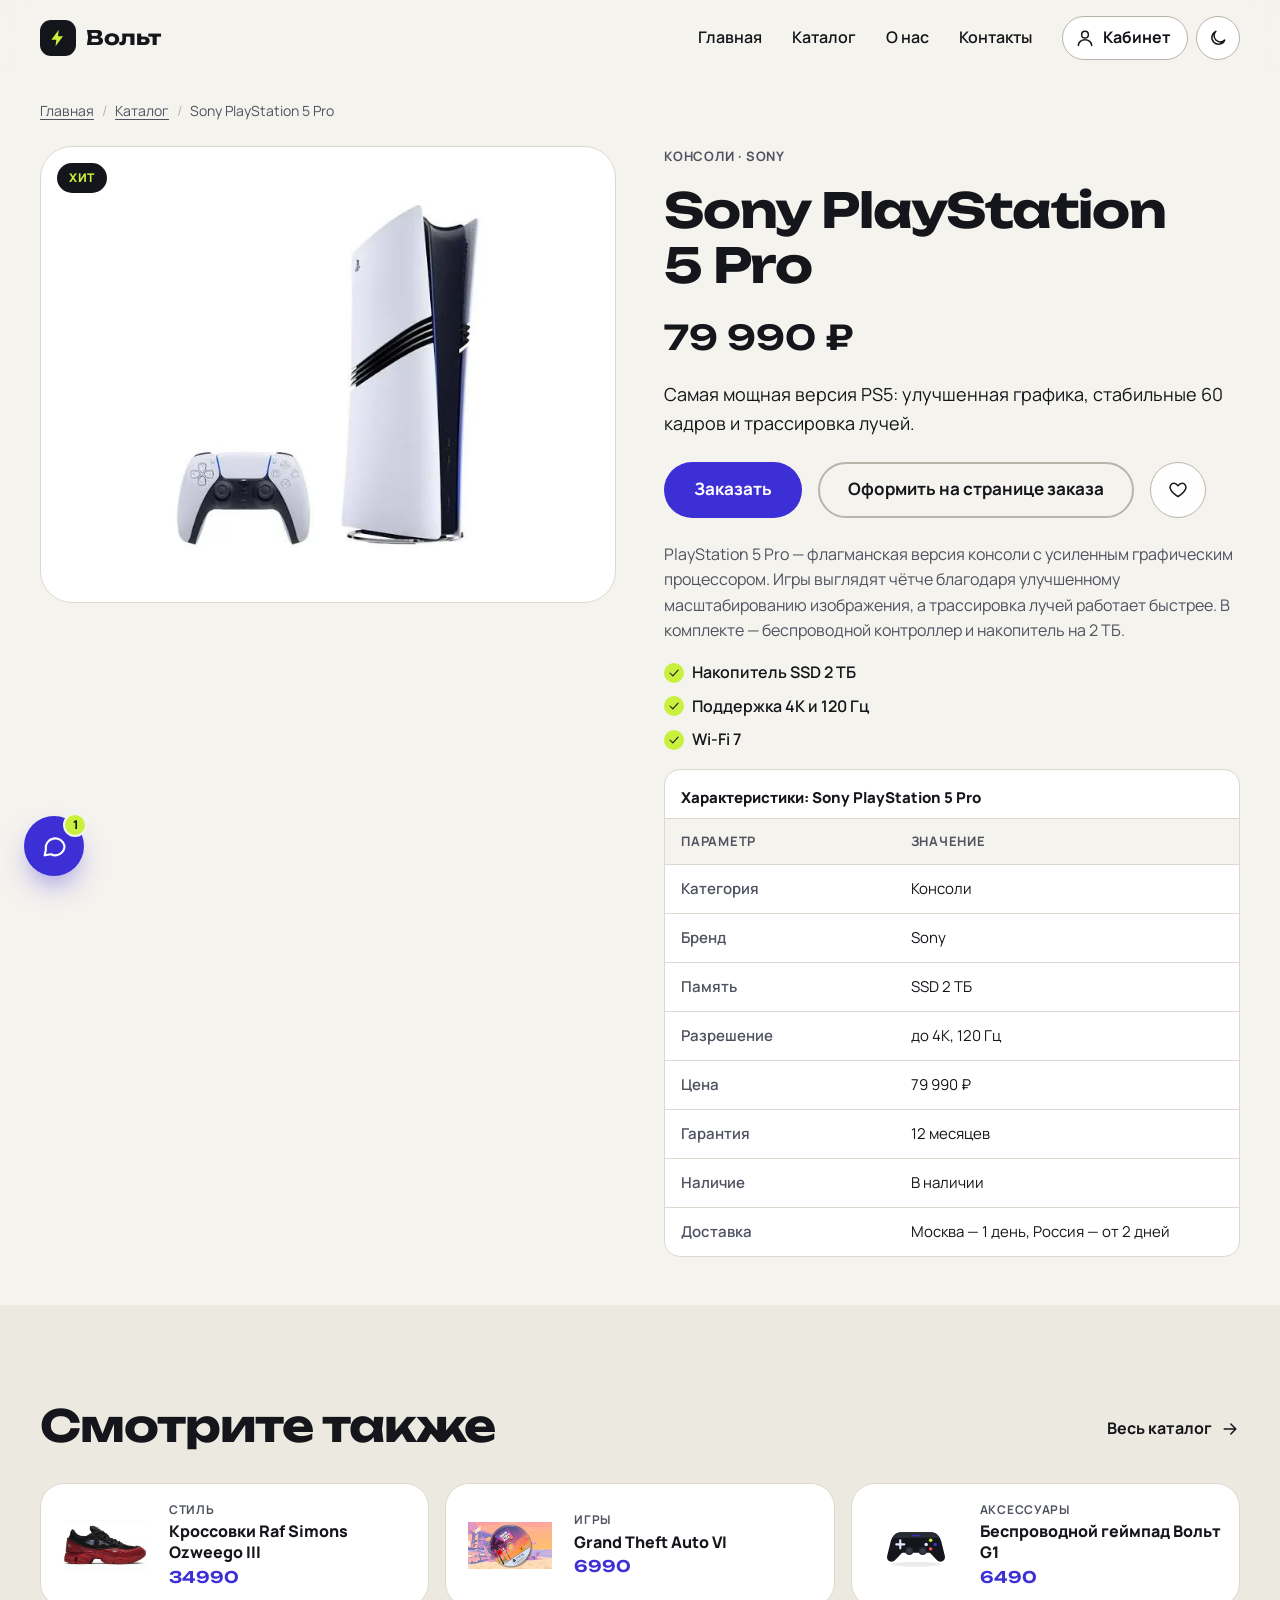
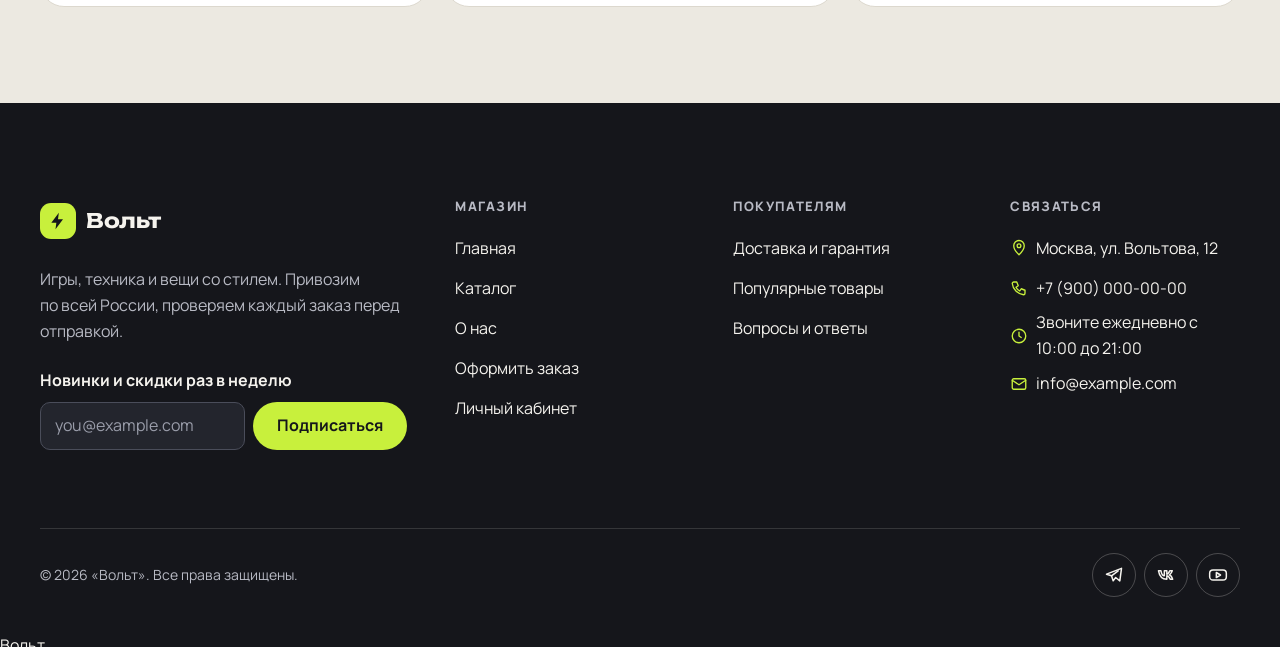
<file: product.html>
<!DOCTYPE html>
<html lang="ru">
<head>
  <meta charset="UTF-8">
  <meta name="viewport" content="width=device-width, initial-scale=1.0">
  <meta name="description" content="Карточка товара магазина «Вольт»: фото, цена, описание и таблица характеристик.">
  <meta name="theme-color" content="#f5f3ee">
  <meta name="color-scheme" content="light dark">
  <title>Sony PlayStation 5 Pro — Вольт</title>
  <link rel="icon" href="images/favicon.svg" type="image/svg+xml">
  <link rel="preconnect" href="https://fonts.googleapis.com">
  <link rel="preconnect" href="https://fonts.gstatic.com" crossorigin>
  <link rel="stylesheet" href="https://fonts.googleapis.com/css2?family=Manrope:wght@400;500;600;700;800&family=Unbounded:wght@500;600;700&display=swap">
  <link rel="stylesheet" href="css/style.css">
  <link rel="stylesheet" href="css/responsive.css">
  <meta property="og:type" content="website">
  <meta property="og:site_name" content="Вольт">
  <meta property="og:title" content="Sony PlayStation 5 Pro — Вольт">
  <meta property="og:description" content="Карточка товара магазина «Вольт»: фото, цена, описание и таблица характеристик.">
  <meta property="og:image" content="https://shadowboyyy.github.io/kr1-html-css-shop/images/tovar1.jpeg">
  <script>
    try {
      const savedTheme = localStorage.getItem('volt-theme');
      if (savedTheme === 'light' || savedTheme === 'dark') document.documentElement.dataset.theme = savedTheme;
    } catch (error) {}
    document.documentElement.classList.add('js');
    if (location.hash) document.documentElement.classList.add('is-anchor-load');
    if (!window.matchMedia('(prefers-reduced-motion: reduce)').matches) {
      document.documentElement.classList.add('motion-ready');
      setTimeout(() => { if (!window.Motion) document.documentElement.classList.remove('motion-ready'); }, 2500);
    }
  </script>
  <script src="js/vendor/motion.min.js" defer></script>
  <script src="js/main.js" defer></script>
  <script src="js/motion-effects.js" defer></script>
  <script src="js/chat.js" defer></script>
  <script src="js/product.js" defer></script>
</head>
<body class="page page--product" id="top">
  <a class="skip-link" href="#main">Перейти к основному содержимому</a>

  <header class="site-header">
    <div class="site-header__inner container">
      <a class="logo site-header__logo" href="index.html" aria-label="Вольт — на главную">
        <span class="logo__mark"><svg class="logo__icon" viewBox="0 0 24 24" width="24" height="24" fill="none" stroke="currentColor" stroke-width="1.8" stroke-linecap="round" stroke-linejoin="round" aria-hidden="true" focusable="false"><path d="M13 2 4 14h6l-1 8 9-12h-6l1-8z" fill="currentColor" stroke="none"/></svg></span>
        <span class="logo__text">Вольт</span>
      </a>

      <div class="site-header__actions">
        <a class="header-action" href="account.html"><svg class="icon" viewBox="0 0 24 24" width="24" height="24" fill="none" stroke="currentColor" stroke-width="1.8" stroke-linecap="round" stroke-linejoin="round" aria-hidden="true" focusable="false"><circle cx="12" cy="8" r="4"/><path d="M4 21c0-4 3.6-7 8-7s8 3 8 7"/></svg><span class="header-action__text">Кабинет</span></a>
        <button class="header-action theme-toggle" type="button" aria-pressed="false" aria-label="Тёмная тема">
          <span class="theme-toggle__icon theme-toggle__icon--moon"><svg class="icon" viewBox="0 0 24 24" width="24" height="24" fill="none" stroke="currentColor" stroke-width="1.8" stroke-linecap="round" stroke-linejoin="round" aria-hidden="true" focusable="false"><path d="M20 14.5A8 8 0 1 1 9.5 4a6.5 6.5 0 0 0 10.5 10.5z"/></svg></span>
          <span class="theme-toggle__icon theme-toggle__icon--sun"><svg class="icon" viewBox="0 0 24 24" width="24" height="24" fill="none" stroke="currentColor" stroke-width="1.8" stroke-linecap="round" stroke-linejoin="round" aria-hidden="true" focusable="false"><circle cx="12" cy="12" r="4"/><path d="M12 2v2M12 20v2M4.9 4.9l1.4 1.4M17.7 17.7l1.4 1.4M2 12h2M20 12h2M4.9 19.1l1.4-1.4M17.7 6.3l1.4-1.4"/></svg></span>
        </button>
        <button class="site-header__toggle" type="button" aria-expanded="false" aria-controls="site-nav" aria-label="Открыть меню">
          <span class="site-header__toggle-icon site-header__toggle-icon--open"><svg class="icon" viewBox="0 0 24 24" width="24" height="24" fill="none" stroke="currentColor" stroke-width="1.8" stroke-linecap="round" stroke-linejoin="round" aria-hidden="true" focusable="false"><path d="M4 7h16M4 12h16M4 17h16"/></svg></span>
          <span class="site-header__toggle-icon site-header__toggle-icon--close"><svg class="icon" viewBox="0 0 24 24" width="24" height="24" fill="none" stroke="currentColor" stroke-width="1.8" stroke-linecap="round" stroke-linejoin="round" aria-hidden="true" focusable="false"><path d="M6 6l12 12M18 6 6 18"/></svg></span>
        </button>
      </div>

      <nav class="site-nav" id="site-nav" aria-label="Основная навигация">
        <ul class="site-nav__list">
          <li class="site-nav__item"><a class="site-nav__link" href="index.html">Главная</a></li>
          <li class="site-nav__item"><a class="site-nav__link" href="catalog.html">Каталог</a></li>
          <li class="site-nav__item"><a class="site-nav__link" href="about.html">О нас</a></li>
          <li class="site-nav__item"><a class="site-nav__link" href="contacts.html">Контакты</a></li>
        </ul>
        <a class="site-nav__phone" href="tel:+79000000000"><svg class="icon" viewBox="0 0 24 24" width="24" height="24" fill="none" stroke="currentColor" stroke-width="1.8" stroke-linecap="round" stroke-linejoin="round" aria-hidden="true" focusable="false"><path d="M5 4h4l2 5-3 2a11 11 0 0 0 5 5l2-3 5 2v4a2 2 0 0 1-2 2A17 17 0 0 1 3 6a2 2 0 0 1 2-2"/></svg><span>+7 (900) 000‑00‑00</span></a>
      </nav>
    </div>
    <div class="scroll-progress" aria-hidden="true"></div>
  </header>

  <main class="main" id="main">
    <div class="container product-page" data-product-page>
      <nav class="breadcrumbs" aria-label="Хлебные крошки">
        <ol class="breadcrumbs__list">
          <li class="breadcrumbs__item"><a class="breadcrumbs__link" href="index.html">Главная</a></li>
          <li class="breadcrumbs__item"><a class="breadcrumbs__link" href="catalog.html">Каталог</a></li>
          <li class="breadcrumbs__item"><span aria-current="page" data-pp="crumb">Sony PlayStation 5 Pro</span></li>
        </ol>
      </nav>

      <article class="product-page__card" aria-labelledby="product-title">
        <div class="product-page__media" data-hero-item>
          <span class="product-card__badge product-card__badge--hit" data-pp="badge">Хит</span>
          <div class="product-page__picture" data-pp="media">
<picture>
  <source type="image/webp" srcset="images/tovar1-320.webp 320w, images/tovar1-447.webp 447w" sizes="(min-width: 1280px) 560px, (min-width: 900px) 45vw, 92vw">
  <img class="product-page__image" src="images/tovar1.jpeg" srcset="images/tovar1-320.jpg 320w, images/tovar1.jpeg 447w" sizes="(min-width: 1280px) 560px, (min-width: 900px) 45vw, 92vw" alt="Игровая консоль Sony PlayStation 5 Pro в белом корпусе" width="447" height="447" fetchpriority="high" decoding="async">
</picture>
          </div>
        </div>

        <div class="product-page__info">
          <p class="product-page__category" data-pp="category" data-hero-item>Консоли · Sony</p>
          <h1 class="product-page__title" id="product-title" data-pp="name" data-hero-item>Sony PlayStation 5 Pro</h1>
          <p class="product-page__price" data-pp="price" data-hero-item><span class="visually-hidden">Цена: </span>79 990 ₽</p>
          <p class="product-page__lead" data-pp="short" data-hero-item>Самая мощная версия PS5: улучшенная графика, стабильные 60 кадров и трассировка лучей.</p>

          <div class="product-page__actions" data-hero-item>
            <button class="button button--primary button--large" type="button" data-pp="order" data-product="Sony PlayStation 5 Pro" data-price="79990" aria-label="Заказать: Sony PlayStation 5 Pro">Заказать</button>
            <a class="button button--ghost button--large" data-pp="order-link" href="order.html?product=1">Оформить на странице заказа</a>
            <button class="product-card__fav product-page__fav" type="button" data-pp="fav" data-fav="1" aria-pressed="false" aria-label="В избранное: Sony PlayStation 5 Pro"><svg class="icon" viewBox="0 0 24 24" width="24" height="24" fill="none" stroke="currentColor" stroke-width="1.8" stroke-linecap="round" stroke-linejoin="round" aria-hidden="true" focusable="false"><path d="M12 20s-7.5-4.6-9.2-9.4C1.6 7.3 3.7 4 7.1 4c2 0 3.5 1.1 4.9 2.9C13.4 5.1 14.9 4 16.9 4c3.4 0 5.5 3.3 4.3 6.6C19.5 15.4 12 20 12 20z"/></svg></button>
          </div>

          <p class="product-page__text" data-pp="long">PlayStation 5 Pro — флагманская версия консоли с усиленным графическим процессором. Игры выглядят чётче благодаря улучшенному масштабированию изображения, а трассировка лучей работает быстрее. В комплекте — беспроводной контроллер и накопитель на 2 ТБ.</p>
          <ul class="product-card__features" data-pp="features">
              <li><svg class="icon" viewBox="0 0 24 24" width="24" height="24" fill="none" stroke="currentColor" stroke-width="1.8" stroke-linecap="round" stroke-linejoin="round" aria-hidden="true" focusable="false"><path d="m5 12 5 5 9-10"/></svg>Накопитель SSD 2 ТБ</li>
              <li><svg class="icon" viewBox="0 0 24 24" width="24" height="24" fill="none" stroke="currentColor" stroke-width="1.8" stroke-linecap="round" stroke-linejoin="round" aria-hidden="true" focusable="false"><path d="m5 12 5 5 9-10"/></svg>Поддержка 4K и 120 Гц</li>
              <li><svg class="icon" viewBox="0 0 24 24" width="24" height="24" fill="none" stroke="currentColor" stroke-width="1.8" stroke-linecap="round" stroke-linejoin="round" aria-hidden="true" focusable="false"><path d="m5 12 5 5 9-10"/></svg>Wi‑Fi 7</li>
          </ul>

          <div class="table-wrapper" role="region" aria-labelledby="product-caption" tabindex="0">
            <table class="product-table" role="table">
              <caption class="product-table__caption" id="product-caption" data-pp="caption">Характеристики: Sony PlayStation 5 Pro</caption>
              <thead role="rowgroup">
                <tr role="row"><th scope="col" role="columnheader">Параметр</th><th scope="col" role="columnheader">Значение</th></tr>
              </thead>
              <tbody role="rowgroup" data-pp="specs">
                  <tr role="row"><th scope="row" role="rowheader">Категория</th><td role="cell">Консоли</td></tr>
                  <tr role="row"><th scope="row" role="rowheader">Бренд</th><td role="cell">Sony</td></tr>
                  <tr role="row"><th scope="row" role="rowheader">Память</th><td role="cell">SSD 2 ТБ</td></tr>
                  <tr role="row"><th scope="row" role="rowheader">Разрешение</th><td role="cell">до 4K, 120 Гц</td></tr>
                  <tr role="row"><th scope="row" role="rowheader">Цена</th><td role="cell">79 990 ₽</td></tr>
                  <tr role="row"><th scope="row" role="rowheader">Гарантия</th><td role="cell">12 месяцев</td></tr>
                  <tr role="row"><th scope="row" role="rowheader">Наличие</th><td role="cell">В наличии</td></tr>
                  <tr role="row"><th scope="row" role="rowheader">Доставка</th><td role="cell">Москва — 1 день, Россия — от 2 дней</td></tr>
              </tbody>
            </table>
          </div>
        </div>
      </article>
    </div>

    <section class="section section--tinted" aria-labelledby="related-title">
      <div class="container">
        <div class="section__head section__head--row" data-reveal>
          <h2 class="section__title" id="related-title">Смотрите также</h2>
          <a class="link-arrow" href="catalog.html">Весь каталог <svg class="icon" viewBox="0 0 24 24" width="24" height="24" fill="none" stroke="currentColor" stroke-width="1.8" stroke-linecap="round" stroke-linejoin="round" aria-hidden="true" focusable="false"><path d="M5 12h14M13 6l6 6-6 6"/></svg></a>
        </div>
        <ul class="related-grid" data-pp="related"></ul>
      </div>
    </section>
  </main>

  <script type="application/json" id="product-data">[{"id": 1, "name": "Sony PlayStation 5 Pro", "category": "Консоли", "brand": "Sony", "badgeClass": "product-card__badge--hit", "badge": "Хит", "priceHtml": "<span class=\"visually-hidden\">Цена: </span>79 990 ₽", "priceText": "79990", "short": "Самая мощная версия PS5: улучшенная графика, стабильные 60 кадров и трассировка лучей.", "long": "PlayStation 5 Pro — флагманская версия консоли с усиленным графическим процессором. Игры выглядят чётче благодаря улучшенному масштабированию изображения, а трассировка лучей работает быстрее. В комплекте — беспроводной контроллер и накопитель на 2 ТБ.", "features": ["Накопитель SSD 2 ТБ", "Поддержка 4K и 120 Гц", "Wi‑Fi 7"], "specs": [["Категория", "Консоли"], ["Бренд", "Sony"], ["Память", "SSD 2 ТБ"], ["Разрешение", "до 4K, 120 Гц"], ["Цена", "79 990 ₽"], ["Гарантия", "12 месяцев"], ["Наличие", "В наличии"], ["Доставка", "Москва — 1 день, Россия — от 2 дней"]], "media": "<picture>\n  <source type=\"image/webp\" srcset=\"images/tovar1-320.webp 320w, images/tovar1-447.webp 447w\" sizes=\"(min-width: 1280px) 560px, (min-width: 900px) 45vw, 92vw\">\n  <img class=\"product-page__image\" src=\"images/tovar1.jpeg\" srcset=\"images/tovar1-320.jpg 320w, images/tovar1.jpeg 447w\" sizes=\"(min-width: 1280px) 560px, (min-width: 900px) 45vw, 92vw\" alt=\"Игровая консоль Sony PlayStation 5 Pro в белом корпусе\" width=\"447\" height=\"447\" fetchpriority=\"high\" decoding=\"async\">\n</picture>", "thumb": "images/tovar1-320.jpg", "alt": "Игровая консоль Sony PlayStation 5 Pro в белом корпусе"}, {"id": 2, "name": "Кроссовки Raf Simons Ozweego III", "category": "Стиль", "brand": "Raf Simons", "badgeClass": "product-card__badge--new", "badge": "Новинка", "priceHtml": "<span class=\"visually-hidden\">Цена: </span>34 990 ₽", "priceText": "34990", "short": "Культовый силуэт бельгийского дизайнера: чёрный верх и объёмная красная подошва.", "long": "Ozweego III — одна из самых узнаваемых моделей Раф Симонса, дизайнера, пришедшего в моду из промышленного дизайна. Массивная подошва, глянцевые вставки и контрастные цвета делают пару главным акцентом образа.", "features": ["Верх из текстиля и кожи", "Амортизирующая подошва", "Размеры 39–45"], "specs": [["Категория", "Стиль"], ["Бренд", "Raf Simons"], ["Материал", "Текстиль, натуральная кожа"], ["Размеры", "39–45"], ["Цена", "34 990 ₽"], ["Гарантия", "12 месяцев"], ["Наличие", "В наличии"], ["Доставка", "Москва — 1 день, Россия — от 2 дней"]], "media": "<picture>\n  <source type=\"image/webp\" srcset=\"images/tovar2-320.webp 320w, images/tovar2-577.webp 577w\" sizes=\"(min-width: 1280px) 560px, (min-width: 900px) 45vw, 92vw\">\n  <img class=\"product-page__image\" src=\"images/tovar2.jpeg\" srcset=\"images/tovar2-320.jpg 320w, images/tovar2.jpeg 577w\" sizes=\"(min-width: 1280px) 560px, (min-width: 900px) 45vw, 92vw\" alt=\"Кроссовки Raf Simons Ozweego III с чёрным верхом и красной подошвой\" width=\"577\" height=\"346\" fetchpriority=\"high\" decoding=\"async\">\n</picture>", "thumb": "images/tovar2-320.jpg", "alt": "Кроссовки Raf Simons Ozweego III с чёрным верхом и красной подошвой"}, {"id": 3, "name": "Grand Theft Auto VI", "category": "Игры", "brand": "Rockstar Games", "badgeClass": "product-card__badge--sale", "badge": "Акция", "priceHtml": "<span class=\"visually-hidden\">Цена: </span>6 990 ₽ <s class=\"product-card__price-old\"><span class=\"visually-hidden\">Старая цена: </span>7 990 ₽</s>", "priceText": "6990", "short": "Action-adventure с огромным открытым миром от Rockstar Games для PS5 и Xbox Series X|S.", "long": "Grand Theft Auto VI возвращает серию в Вайс-Сити и окрестности штата Леонида. Два главных героя, живой открытый мир и сюжет, который подстраивается под ваш стиль игры. Цифровой ключ приходит на почту сразу после подтверждения заказа.", "features": ["Цифровой ключ", "Русские субтитры", "PS5 и Xbox Series X|S"], "specs": [["Категория", "Игры"], ["Бренд", "Rockstar Games"], ["Платформы", "PS5, Xbox Series X|S"], ["Формат", "Цифровой ключ"], ["Цена", "6 990 ₽"], ["Гарантия", "12 месяцев"], ["Наличие", "В наличии"], ["Доставка", "Москва — 1 день, Россия — от 2 дней"]], "media": "<picture>\n  <source type=\"image/webp\" srcset=\"images/tovar3-320.webp 320w, images/tovar3-480.webp 480w, images/tovar3-739.webp 739w\" sizes=\"(min-width: 1280px) 560px, (min-width: 900px) 45vw, 92vw\">\n  <img class=\"product-page__image\" src=\"images/tovar3.jpeg\" srcset=\"images/tovar3-320.jpg 320w, images/tovar3-480.jpg 480w, images/tovar3.jpeg 739w\" sizes=\"(min-width: 1280px) 560px, (min-width: 900px) 45vw, 92vw\" alt=\"Обложка игры Grand Theft Auto VI\" width=\"739\" height=\"415\" fetchpriority=\"high\" decoding=\"async\">\n</picture>", "thumb": "images/tovar3-320.jpg", "alt": "Обложка игры Grand Theft Auto VI"}, {"id": 4, "name": "Беспроводной геймпад Вольт G1", "category": "Аксессуары", "brand": "Вольт", "badgeClass": "product-card__badge--hit", "badge": "Хит", "priceHtml": "<span class=\"visually-hidden\">Цена: </span>6 490 ₽", "priceText": "6490", "short": "Два стика с датчиками Холла, вибрация и до 30 часов игры без подзарядки.", "long": "Геймпад Вольт G1 подключается к ПК, консолям и смартфонам по Bluetooth или через USB‑C. Стики на датчиках Холла не дрейфуют со временем, а прорезиненные рукоятки не скользят даже в долгих сессиях.", "features": ["Стики на датчиках Холла", "До 30 часов работы", "Bluetooth 5.3 и USB‑C"], "specs": [["Категория", "Аксессуары"], ["Бренд", "Вольт"], ["Подключение", "Bluetooth 5.3, USB‑C"], ["Автономность", "до 30 часов"], ["Цена", "6 490 ₽"], ["Гарантия", "12 месяцев"], ["Наличие", "В наличии"], ["Доставка", "Москва — 1 день, Россия — от 2 дней"]], "media": "<img class=\"product-page__image\" src=\"images/tovar4.svg\" alt=\"Чёрный беспроводной геймпад с цветными кнопками\" width=\"600\" height=\"450\" fetchpriority=\"high\" decoding=\"async\">", "thumb": "images/tovar4.svg", "alt": "Чёрный беспроводной геймпад с цветными кнопками"}, {"id": 5, "name": "Наушники Вольт H2", "category": "Аудио", "brand": "Вольт", "badgeClass": "product-card__badge--new", "badge": "Новинка", "priceHtml": "<span class=\"visually-hidden\">Цена: </span>12 990 ₽", "priceText": "12990", "short": "Полноразмерные наушники с активным шумоподавлением и мягкими амбушюрами.", "long": "Вольт H2 — полноразмерная модель для музыки, фильмов и игр. Активное шумоподавление убирает гул транспорта, а режим прозрачности позволяет слышать окружение. Регулируемое оголовье и мягкие амбушюры не давят даже через несколько часов.", "features": ["Активное шумоподавление", "До 40 часов работы", "Быстрая зарядка USB‑C"], "specs": [["Категория", "Аудио"], ["Бренд", "Вольт"], ["Шумоподавление", "Активное, 3 режима"], ["Автономность", "до 40 часов"], ["Цена", "12 990 ₽"], ["Гарантия", "12 месяцев"], ["Наличие", "В наличии"], ["Доставка", "Москва — 1 день, Россия — от 2 дней"]], "media": "<img class=\"product-page__image\" src=\"images/tovar5.svg\" alt=\"Полноразмерные беспроводные наушники чёрного цвета\" width=\"600\" height=\"450\" fetchpriority=\"high\" decoding=\"async\">", "thumb": "images/tovar5.svg", "alt": "Полноразмерные беспроводные наушники чёрного цвета"}, {"id": 6, "name": "Механическая клавиатура Вольт K87", "category": "Аксессуары", "brand": "Вольт", "badgeClass": "product-card__badge--sale", "badge": "Акция", "priceHtml": "<span class=\"visually-hidden\">Цена: </span>8 990 ₽ <s class=\"product-card__price-old\"><span class=\"visually-hidden\">Старая цена: </span>10 990 ₽</s>", "priceText": "8990", "short": "Компактный формат TKL, горячая замена переключателей и RGB‑подсветка.", "long": "K87 — клавиатура без цифрового блока, которая освобождает место для мыши. Переключатели меняются без пайки, а подсветка настраивается для каждой клавиши. Подходит для набора текста, работы с кодом и игр.", "features": ["Горячая замена свитчей", "RGB‑подсветка", "Формат TKL, 87 клавиш"], "specs": [["Категория", "Аксессуары"], ["Бренд", "Вольт"], ["Переключатели", "Линейные, hot‑swap"], ["Формат", "TKL, 87 клавиш"], ["Цена", "8 990 ₽"], ["Гарантия", "12 месяцев"], ["Наличие", "Осталось мало"], ["Доставка", "Москва — 1 день, Россия — от 2 дней"]], "media": "<img class=\"product-page__image\" src=\"images/tovar6.svg\" alt=\"Механическая клавиатура без цифрового блока с цветными клавишами\" width=\"600\" height=\"450\" fetchpriority=\"high\" decoding=\"async\">", "thumb": "images/tovar6.svg", "alt": "Механическая клавиатура без цифрового блока с цветными клавишами"}, {"id": 7, "name": "Игровая мышь Вольт M7", "category": "Аксессуары", "brand": "Вольт", "badgeClass": "product-card__badge--hit", "badge": "Хит", "priceHtml": "<span class=\"visually-hidden\">Цена: </span>4 490 ₽", "priceText": "4490", "short": "Лёгкая мышь весом 59 г с точным сенсором и двумя боковыми кнопками.", "long": "Мышь Вольт M7 весит всего 59 граммов и уверенно скользит по коврику. Сенсор с разрешением до 26 000 DPI отслеживает самые быстрые движения, а боковые кнопки можно настроить под любые команды.", "features": ["Вес 59 г", "Сенсор до 26 000 DPI", "6 программируемых кнопок"], "specs": [["Категория", "Аксессуары"], ["Бренд", "Вольт"], ["Сенсор", "Оптический, до 26 000 DPI"], ["Вес", "59 г"], ["Цена", "4 490 ₽"], ["Гарантия", "12 месяцев"], ["Наличие", "В наличии"], ["Доставка", "Москва — 1 день, Россия — от 2 дней"]], "media": "<img class=\"product-page__image\" src=\"images/tovar7.svg\" alt=\"Чёрная игровая мышь с боковыми кнопками\" width=\"600\" height=\"450\" fetchpriority=\"high\" decoding=\"async\">", "thumb": "images/tovar7.svg", "alt": "Чёрная игровая мышь с боковыми кнопками"}, {"id": 8, "name": "Монитор Вольт 27″ QHD 165 Гц", "category": "Мониторы", "brand": "Вольт", "badgeClass": "product-card__badge--new", "badge": "Новинка", "priceHtml": "<span class=\"visually-hidden\">Цена: </span>27 990 ₽", "priceText": "27990", "short": "IPS‑матрица 27 дюймов, разрешение 2560×1440 и частота обновления 165 Гц.", "long": "На мониторе Вольт 27″ удобно одновременно держать открытыми браузер, редактор и мессенджер. Частота 165 Гц делает картинку в играх плавной, а заводская калибровка — точной при работе с фото и видео.", "features": ["IPS, 2560×1440", "165 Гц, 1 мс", "Регулировка высоты"], "specs": [["Категория", "Мониторы"], ["Бренд", "Вольт"], ["Матрица", "IPS, 2560×1440"], ["Частота", "165 Гц"], ["Цена", "27 990 ₽"], ["Гарантия", "12 месяцев"], ["Наличие", "Под заказ, 2–3 дня"], ["Доставка", "Москва — 1 день, Россия — от 2 дней"]], "media": "<img class=\"product-page__image\" src=\"images/tovar8.svg\" alt=\"Широкоформатный монитор на подставке\" width=\"600\" height=\"450\" fetchpriority=\"high\" decoding=\"async\">", "thumb": "images/tovar8.svg", "alt": "Широкоформатный монитор на подставке"}, {"id": 9, "name": "Портативная колонка Вольт S1", "category": "Аудио", "brand": "Вольт", "badgeClass": "product-card__badge--sale", "badge": "Акция", "priceHtml": "<span class=\"visually-hidden\">Цена: </span>5 990 ₽ <s class=\"product-card__price-old\"><span class=\"visually-hidden\">Старая цена: </span>6 990 ₽</s>", "priceText": "5990", "short": "Компактная колонка с защитой от воды IP67 и 20 часами автономной работы.", "long": "Вольт S1 помещается в рюкзак и не боится дождя и брызг. Две колонки можно объединить в стереопару, а встроенный микрофон позволяет отвечать на звонки, не доставая телефон.", "features": ["Защита IP67", "До 20 часов работы", "Режим стереопары"], "specs": [["Категория", "Аудио"], ["Бренд", "Вольт"], ["Защита", "IP67"], ["Автономность", "до 20 часов"], ["Цена", "5 990 ₽"], ["Гарантия", "12 месяцев"], ["Наличие", "В наличии"], ["Доставка", "Москва — 1 день, Россия — от 2 дней"]], "media": "<img class=\"product-page__image\" src=\"images/tovar9.svg\" alt=\"Портативная колонка с кнопками управления сверху\" width=\"600\" height=\"450\" fetchpriority=\"high\" decoding=\"async\">", "thumb": "images/tovar9.svg", "alt": "Портативная колонка с кнопками управления сверху"}]</script>

  <footer class="site-footer">
    <div class="site-footer__inner container">
      <div class="site-footer__top">
        <div class="site-footer__brand">
          <a class="logo logo--inverse" href="index.html" aria-label="Вольт — на главную">
            <span class="logo__mark"><svg class="logo__icon" viewBox="0 0 24 24" width="24" height="24" fill="none" stroke="currentColor" stroke-width="1.8" stroke-linecap="round" stroke-linejoin="round" aria-hidden="true" focusable="false"><path d="M13 2 4 14h6l-1 8 9-12h-6l1-8z" fill="currentColor" stroke="none"/></svg></span>
            <span class="logo__text">Вольт</span>
          </a>
          <p class="site-footer__tagline">Игры, техника и вещи со&nbsp;стилем. Привозим по&nbsp;всей России, проверяем каждый заказ перед отправкой.</p>

          <form class="subscribe" id="subscribe-form" action="#" method="post" novalidate>
            <label class="subscribe__label" for="subscribe-email">Новинки и скидки раз в неделю</label>
            <div class="subscribe__row">
              <input class="subscribe__input" id="subscribe-email" name="email" type="email" autocomplete="email" placeholder="you@example.com" required aria-describedby="subscribe-status">
              <button class="button button--accent subscribe__button" type="submit">Подписаться</button>
            </div>
            <p class="subscribe__status" id="subscribe-status" role="status"></p>
          </form>
        </div>

        <nav class="site-footer__column" aria-labelledby="footer-shop-title">
          <h2 class="site-footer__title" id="footer-shop-title">Магазин</h2>
          <ul class="site-footer__list">
            <li><a class="site-footer__link" href="index.html">Главная</a></li>
            <li><a class="site-footer__link" href="catalog.html">Каталог</a></li>
            <li><a class="site-footer__link" href="about.html">О нас</a></li>
            <li><a class="site-footer__link" href="order.html">Оформить заказ</a></li>
            <li><a class="site-footer__link" href="account.html">Личный кабинет</a></li>
          </ul>
        </nav>

        <nav class="site-footer__column" aria-labelledby="footer-help-title">
          <h2 class="site-footer__title" id="footer-help-title">Покупателям</h2>
          <ul class="site-footer__list">
            <li><a class="site-footer__link" href="index.html#advantages">Доставка и гарантия</a></li>
            <li><a class="site-footer__link" href="index.html#popular">Популярные товары</a></li>
            <li><a class="site-footer__link" href="index.html#faq">Вопросы и ответы</a></li>
          </ul>
        </nav>

        <div class="site-footer__column">
          <h2 class="site-footer__title">Связаться</h2>
          <ul class="site-footer__list site-footer__list--contacts">
            <li><svg class="icon" viewBox="0 0 24 24" width="24" height="24" fill="none" stroke="currentColor" stroke-width="1.8" stroke-linecap="round" stroke-linejoin="round" aria-hidden="true" focusable="false"><path d="M12 21s-7-6.5-7-12a7 7 0 0 1 14 0c0 5.5-7 12-7 12z"/><circle cx="12" cy="9" r="2.5"/></svg><span>Москва, ул. Вольтова, 12</span></li>
            <li><svg class="icon" viewBox="0 0 24 24" width="24" height="24" fill="none" stroke="currentColor" stroke-width="1.8" stroke-linecap="round" stroke-linejoin="round" aria-hidden="true" focusable="false"><path d="M5 4h4l2 5-3 2a11 11 0 0 0 5 5l2-3 5 2v4a2 2 0 0 1-2 2A17 17 0 0 1 3 6a2 2 0 0 1 2-2"/></svg><a class="site-footer__link" href="tel:+79000000000">+7 (900) 000‑00‑00</a></li>
            <li><svg class="icon" viewBox="0 0 24 24" width="24" height="24" fill="none" stroke="currentColor" stroke-width="1.8" stroke-linecap="round" stroke-linejoin="round" aria-hidden="true" focusable="false"><circle cx="12" cy="12" r="9"/><path d="M12 7v5l3 2"/></svg><span>Звоните ежедневно с 10:00 до 21:00</span></li>
            <li><svg class="icon" viewBox="0 0 24 24" width="24" height="24" fill="none" stroke="currentColor" stroke-width="1.8" stroke-linecap="round" stroke-linejoin="round" aria-hidden="true" focusable="false"><rect x="3" y="5" width="18" height="14" rx="2"/><path d="m3 7 9 6 9-6"/></svg><a class="site-footer__link" href="mailto:info@example.com">info@example.com</a></li>
          </ul>
        </div>
      </div>

      <div class="site-footer__bottom">
        <p class="site-footer__copy">&copy; 2026 «Вольт». Все права защищены.</p>
        <ul class="socials" aria-label="Мы в социальных сетях">
          <li><a class="socials__link" href="https://t.me/" rel="noopener" aria-label="Telegram"><svg class="icon" viewBox="0 0 24 24" width="24" height="24" fill="none" stroke="currentColor" stroke-width="1.8" stroke-linecap="round" stroke-linejoin="round" aria-hidden="true" focusable="false"><path d="M21 4 3 11l6 2 2 6 3-4 5 4z"/><path d="m9 13 8-6"/></svg></a></li>
          <li><a class="socials__link" href="https://vk.com/" rel="noopener" aria-label="ВКонтакте"><svg class="icon" viewBox="0 0 24 24" width="24" height="24" fill="none" stroke="currentColor" stroke-width="1.8" stroke-linecap="round" stroke-linejoin="round" aria-hidden="true" focusable="false"><path d="M3 7c1 6 4.5 10 10 10v-4c2 0 3 2 4 4h3c-1-3-3-5-4-5 1-1 3-3 3.5-5h-3c-1 2-2.5 4-3.5 4V7h-3v6c-2 0-3.5-3-4-6z"/></svg></a></li>
          <li><a class="socials__link" href="https://www.youtube.com/" rel="noopener" aria-label="YouTube"><svg class="icon" viewBox="0 0 24 24" width="24" height="24" fill="none" stroke="currentColor" stroke-width="1.8" stroke-linecap="round" stroke-linejoin="round" aria-hidden="true" focusable="false"><rect x="2" y="6" width="20" height="12" rx="4"/><path d="m10 9 5 3-5 3z"/></svg></a></li>
        </ul>
      </div>
    </div>
    <div class="site-footer__wordmark" aria-hidden="true" data-text="Вольт"></div>
  </footer>

  <a class="back-to-top" href="#top">
    <svg class="back-to-top__ring" viewBox="0 0 64 64" aria-hidden="true" focusable="false">
      <circle class="back-to-top__track" cx="32" cy="32" r="29"/>
      <circle class="back-to-top__progress" cx="32" cy="32" r="29" pathLength="1"/>
    </svg>
    <span class="back-to-top__arrow"><svg class="icon" viewBox="0 0 24 24" width="24" height="24" fill="none" stroke="currentColor" stroke-width="1.8" stroke-linecap="round" stroke-linejoin="round" aria-hidden="true" focusable="false"><path d="M12 19V5M6 11l6-6 6 6"/></svg></span>
    <span class="back-to-top__text">UP</span>
    <span class="visually-hidden"> — наверх страницы</span>
  </a>

  <div class="chat" data-chat>
    <section class="chat__panel" id="chat-panel" aria-labelledby="chat-title" hidden>
      <header class="chat__header">
        <span class="chat__avatar"><svg class="icon" viewBox="0 0 24 24" width="24" height="24" fill="none" stroke="currentColor" stroke-width="1.8" stroke-linecap="round" stroke-linejoin="round" aria-hidden="true" focusable="false"><path d="M13 2 4 14h6l-1 8 9-12h-6l1-8z" fill="currentColor" stroke="none"/></svg></span>
        <div class="chat__heading">
          <h2 class="chat__title" id="chat-title">Консультант «Вольт»</h2>
          <p class="chat__status"><span class="chat__dot" aria-hidden="true"></span>Онлайн · ежедневно 10:00–21:00</p>
        </div>
        <button class="chat__close" type="button" aria-label="Закрыть чат"><svg class="icon" viewBox="0 0 24 24" width="24" height="24" fill="none" stroke="currentColor" stroke-width="1.8" stroke-linecap="round" stroke-linejoin="round" aria-hidden="true" focusable="false"><path d="M6 6l12 12M18 6 6 18"/></svg></button>
      </header>

      <div class="chat__messages" id="chat-messages" role="log" aria-live="polite" aria-label="Сообщения чата" tabindex="0"></div>

      <div class="chat__quick" role="group" aria-label="Быстрые вопросы">
          <button class="chat__chip" type="button" data-question="Сроки доставки">Сроки доставки</button>
          <button class="chat__chip" type="button" data-question="Как оплатить?">Как оплатить?</button>
          <button class="chat__chip" type="button" data-question="Гарантия и возврат">Гарантия и возврат</button>
          <button class="chat__chip" type="button" data-question="Помогите с выбором">Помогите с выбором</button>
      </div>

      <form class="chat__form" id="chat-form" action="#" method="post">
        <label class="visually-hidden" for="chat-input">Ваше сообщение</label>
        <input class="chat__input" id="chat-input" name="message" type="text" autocomplete="off" maxlength="300" placeholder="Напишите вопрос…">
        <button class="chat__send" type="submit" aria-label="Отправить сообщение"><svg class="icon" viewBox="0 0 24 24" width="24" height="24" fill="none" stroke="currentColor" stroke-width="1.8" stroke-linecap="round" stroke-linejoin="round" aria-hidden="true" focusable="false"><path d="M21 3 10 14M21 3l-7 18-4-7-7-4z"/></svg></button>
      </form>
    </section>

    <button class="chat__launcher" type="button" aria-expanded="false" aria-controls="chat-panel" aria-label="Чат с консультантом">
      <span class="chat__launcher-icon chat__launcher-icon--open"><svg class="icon" viewBox="0 0 24 24" width="24" height="24" fill="none" stroke="currentColor" stroke-width="1.8" stroke-linecap="round" stroke-linejoin="round" aria-hidden="true" focusable="false"><path d="M21 12a8 8 0 0 1-11.6 7.1L4 20l1-4.6A8 8 0 1 1 21 12z"/></svg></span>
      <span class="chat__launcher-icon chat__launcher-icon--close"><svg class="icon" viewBox="0 0 24 24" width="24" height="24" fill="none" stroke="currentColor" stroke-width="1.8" stroke-linecap="round" stroke-linejoin="round" aria-hidden="true" focusable="false"><path d="M6 6l12 12M18 6 6 18"/></svg></span>
    </button>
    <span class="chat__badge" aria-hidden="true" data-badge="1"></span>
  </div>

  <dialog class="order-dialog" id="order-dialog" aria-labelledby="order-dialog-title" aria-describedby="order-dialog-product">
    <div class="order-dialog__header">
      <div>
        <h2 class="order-dialog__title" id="order-dialog-title">Оформление заказа</h2>
        <p class="order-dialog__product" id="order-dialog-product">Товар не выбран</p>
      </div>
      <button class="order-dialog__close" type="button" data-close-dialog aria-label="Закрыть окно"><svg class="icon" viewBox="0 0 24 24" width="24" height="24" fill="none" stroke="currentColor" stroke-width="1.8" stroke-linecap="round" stroke-linejoin="round" aria-hidden="true" focusable="false"><path d="M6 6l12 12M18 6 6 18"/></svg></button>
    </div>

    <form class="order-form" id="dialog-form" action="#" method="post" novalidate data-validate data-success="dialog">
      <p class="form-summary" role="alert" hidden></p>
      <p class="form-note order-form__group--wide">Поля, отмеченные звёздочкой (<span aria-hidden="true">*</span>), обязательны для заполнения.</p>
      <input id="dialog-selected-product" name="product" type="hidden">

    <div class="order-form__group">
      <label class="order-form__label" for="dialog-name">Имя<span class="order-form__required" aria-hidden="true">*</span></label>
      <input class="order-form__input" id="dialog-name" name="name" type="text" autocomplete="name" minlength="2" required data-error-required="Введите имя." data-error-short="Имя должно быть не короче двух букв.">
      <p class="form-error" id="dialog-name-error" hidden></p>
    </div>

    <div class="order-form__group">
      <label class="order-form__label" for="dialog-phone">Телефон<span class="order-form__required" aria-hidden="true">*</span></label>
      <input class="order-form__input" id="dialog-phone" name="phone" type="tel" inputmode="tel" autocomplete="tel" placeholder="+7 (900) 000-00-00" pattern="^\+7 \(\d{3}\) \d{3}-\d{2}-\d{2}$" aria-describedby="dialog-phone-hint" required data-error-required="Введите номер телефона." data-error-pattern="Введите номер полностью: +7 (900) 000-00-00.">
      <p class="order-form__hint" id="dialog-phone-hint">Формат: +7 (900) 000-00-00</p>
      <p class="form-error" id="dialog-phone-error" hidden></p>
    </div>

    <div class="order-form__group">
      <label class="order-form__label" for="dialog-email">E-mail<span class="order-form__required" aria-hidden="true">*</span></label>
      <input class="order-form__input" id="dialog-email" name="email" type="email" autocomplete="email" placeholder="you@example.com" required data-error-required="Введите e-mail." data-error-type="Введите e-mail в формате name@example.com.">
      <p class="form-error" id="dialog-email-error" hidden></p>
    </div>

    <div class="order-form__group">
      <label class="order-form__label" for="dialog-topic">Тема обращения<span class="order-form__required" aria-hidden="true">*</span></label>
      <select class="order-form__select" id="dialog-topic" name="topic" required data-error-required="Выберите тему обращения.">
        <option value="">Выберите тему</option>
        <option value="product">Заказ товара</option>
        <option value="consultation">Консультация</option>
        <option value="delivery">Доставка</option>
      </select>
      <p class="form-error" id="dialog-topic-error" hidden></p>
    </div>

    <div class="order-form__group">
      <label class="order-form__label" for="dialog-date">Удобная дата связи</label>
      <input class="order-form__input" id="dialog-date" name="date" type="date">
      <p class="form-error" id="dialog-date-error" hidden></p>
    </div>

    <div class="order-form__group order-form__group--wide">
      <label class="order-form__label" for="dialog-comment">Комментарий</label>
      <textarea class="order-form__textarea" id="dialog-comment" name="comment" rows="4" placeholder="Цвет, размер, удобное время доставки"></textarea>
      <p class="form-error" id="dialog-comment-error" hidden></p>
    </div>

    <div class="order-form__group order-form__group--wide order-form__group--checkbox">
      <input class="order-form__checkbox" id="dialog-agreement" name="agreement" type="checkbox" required data-error-required="Подтвердите согласие на обработку данных.">
      <label class="order-form__label order-form__label--inline" for="dialog-agreement">Согласен на обработку персональных данных<span class="order-form__required" aria-hidden="true">*</span></label>
      <p class="form-error" id="dialog-agreement-error" hidden></p>
    </div>

      <div class="order-form__actions order-form__group--wide">
        <button class="button button--ghost" type="button" data-close-dialog>Отмена</button>
        <button class="button button--primary" type="submit">Оформить заказ</button>
      </div>
    </form>
  </dialog>

  <p class="toast" id="toast" role="status" aria-live="polite"></p>
</body>
</html>
</file>
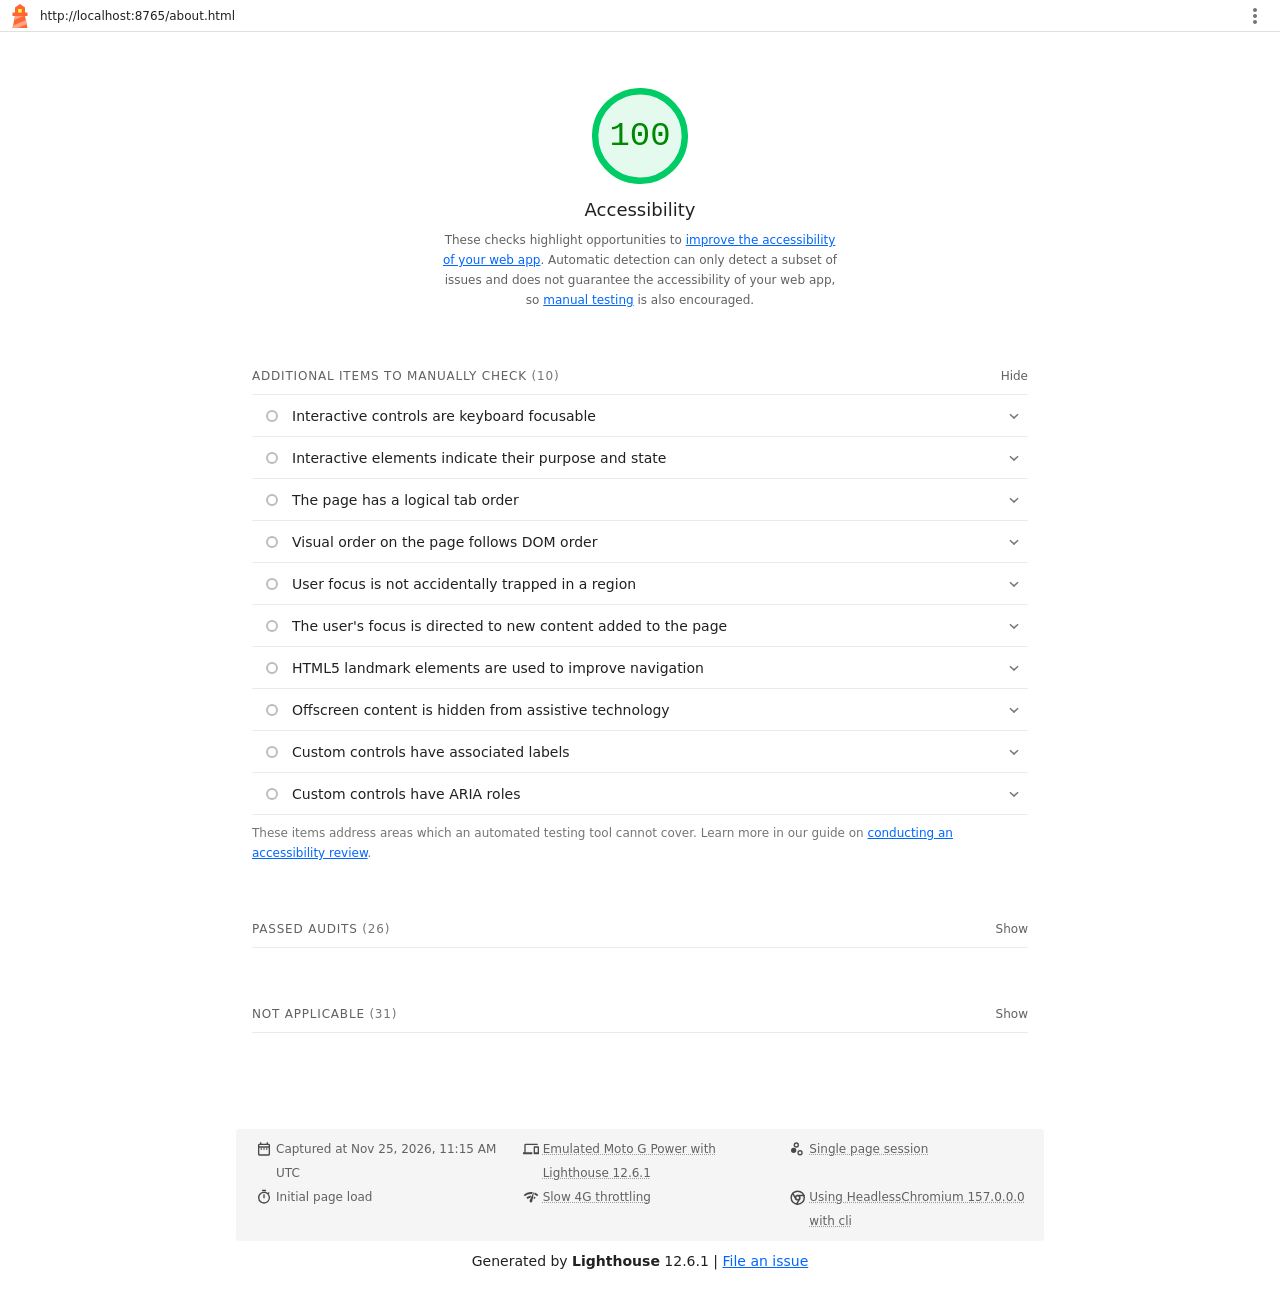
<file: lighthouse/about-accessibility.html>
<!--
@license
Copyright 2018 Google LLC
SPDX-License-Identifier: Apache-2.0
-->
<!doctype html>
<html lang="en">
<head>
  <meta charset="utf-8">
  <meta name="viewport" content="width=device-width, initial-scale=1, minimum-scale=1">
  <link rel="icon" href='data:image/svg+xml;utf8,<svg fill="none" xmlns="http://www.w3.org/2000/svg" viewBox="0 0 48 48"><path d="m14 7 10-7 10 7v10h5v7h-5l5 24H9l5-24H9v-7h5V7Z" fill="%23F63"/><path d="M31.561 24H14l-1.689 8.105L31.561 24ZM18.983 48H9l1.022-4.907L35.723 32.27l1.663 7.98L18.983 48Z" fill="%23FFA385"/><path fill="%23FF3" d="M20.5 10h7v7h-7z"/></svg>'>
  <title>Lighthouse Report</title>
  <style>body {margin: 0}</style>
</head>
<body>
  <noscript>Lighthouse report requires JavaScript. Please enable.</noscript>

  <div id="lh-log"></div>

  <script>window.__LIGHTHOUSE_JSON__ = {"lighthouseVersion":"12.6.1","requestedUrl":"http://localhost:8765/about.html","mainDocumentUrl":"http://localhost:8765/about.html","finalDisplayedUrl":"http://localhost:8765/about.html","finalUrl":"http://localhost:8765/about.html","fetchTime":"2026-11-25T11:15:30.644Z","gatherMode":"navigation","runWarnings":[],"userAgent":"Mozilla/5.0 (Macintosh; Intel Mac OS X 10_15_7) AppleWebKit/537.36 (KHTML, like Gecko) HeadlessChrome/157.0.0.0 Safari/537.36","environment":{"networkUserAgent":"Mozilla/5.0 (Linux; Android 11; moto g power (2022)) AppleWebKit/537.36 (KHTML, like Gecko) Chrome/136.0.0.0 Mobile Safari/537.36","hostUserAgent":"Mozilla/5.0 (Macintosh; Intel Mac OS X 10_15_7) AppleWebKit/537.36 (KHTML, like Gecko) HeadlessChrome/157.0.0.0 Safari/537.36","benchmarkIndex":2578.5,"credits":{"axe-core":"4.14.1"}},"audits":{"accesskeys":{"id":"accesskeys","title":"`[accesskey]` values are unique","description":"Access keys let users quickly focus a part of the page. For proper navigation, each access key must be unique. [Learn more about access keys](https://dequeuniversity.com/rules/axe/4.10/accesskeys).","score":null,"scoreDisplayMode":"notApplicable"},"aria-allowed-attr":{"id":"aria-allowed-attr","title":"`[aria-*]` attributes match their roles","description":"Each ARIA `role` supports a specific subset of `aria-*` attributes. Mismatching these invalidates the `aria-*` attributes. [Learn how to match ARIA attributes to their roles](https://dequeuniversity.com/rules/axe/4.10/aria-allowed-attr).","score":1,"scoreDisplayMode":"binary","details":{"type":"table","headings":[],"items":[]}},"aria-allowed-role":{"id":"aria-allowed-role","title":"Uses ARIA roles only on compatible elements","description":"Many HTML elements can only be assigned certain ARIA roles. Using ARIA roles where they are not allowed can interfere with the accessibility of the web page. [Learn more about ARIA roles](https://dequeuniversity.com/rules/axe/4.10/aria-allowed-role).","score":1,"scoreDisplayMode":"binary","details":{"type":"table","headings":[],"items":[]}},"aria-command-name":{"id":"aria-command-name","title":"`button`, `link`, and `menuitem` elements have accessible names","description":"When an element doesn't have an accessible name, screen readers announce it with a generic name, making it unusable for users who rely on screen readers. [Learn how to make command elements more accessible](https://dequeuniversity.com/rules/axe/4.10/aria-command-name).","score":null,"scoreDisplayMode":"notApplicable"},"aria-conditional-attr":{"id":"aria-conditional-attr","title":"ARIA attributes are used as specified for the element's role","description":"Some ARIA attributes are only allowed on an element under certain conditions. [Learn more about conditional ARIA attributes](https://dequeuniversity.com/rules/axe/4.10/aria-conditional-attr).","score":1,"scoreDisplayMode":"binary","details":{"type":"table","headings":[],"items":[]}},"aria-deprecated-role":{"id":"aria-deprecated-role","title":"Deprecated ARIA roles were not used","description":"Deprecated ARIA roles may not be processed correctly by assistive technology. [Learn more about deprecated ARIA roles](https://dequeuniversity.com/rules/axe/4.10/aria-deprecated-role).","score":1,"scoreDisplayMode":"binary","details":{"type":"table","headings":[],"items":[]}},"aria-dialog-name":{"id":"aria-dialog-name","title":"Elements with `role=\"dialog\"` or `role=\"alertdialog\"` have accessible names.","description":"ARIA dialog elements without accessible names may prevent screen readers users from discerning the purpose of these elements. [Learn how to make ARIA dialog elements more accessible](https://dequeuniversity.com/rules/axe/4.10/aria-dialog-name).","score":null,"scoreDisplayMode":"notApplicable"},"aria-hidden-body":{"id":"aria-hidden-body","title":"`[aria-hidden=\"true\"]` is not present on the document `\u003cbody>`","description":"Assistive technologies, like screen readers, work inconsistently when `aria-hidden=\"true\"` is set on the document `\u003cbody>`. [Learn how `aria-hidden` affects the document body](https://dequeuniversity.com/rules/axe/4.10/aria-hidden-body).","score":1,"scoreDisplayMode":"binary","details":{"type":"table","headings":[],"items":[]}},"aria-hidden-focus":{"id":"aria-hidden-focus","title":"`[aria-hidden=\"true\"]` elements do not contain focusable descendents","description":"Focusable descendents within an `[aria-hidden=\"true\"]` element prevent those interactive elements from being available to users of assistive technologies like screen readers. [Learn how `aria-hidden` affects focusable elements](https://dequeuniversity.com/rules/axe/4.10/aria-hidden-focus).","score":1,"scoreDisplayMode":"binary","details":{"type":"table","headings":[],"items":[]}},"aria-input-field-name":{"id":"aria-input-field-name","title":"ARIA input fields have accessible names","description":"When an input field doesn't have an accessible name, screen readers announce it with a generic name, making it unusable for users who rely on screen readers. [Learn more about input field labels](https://dequeuniversity.com/rules/axe/4.10/aria-input-field-name).","score":null,"scoreDisplayMode":"notApplicable"},"aria-meter-name":{"id":"aria-meter-name","title":"ARIA `meter` elements have accessible names","description":"When a meter element doesn't have an accessible name, screen readers announce it with a generic name, making it unusable for users who rely on screen readers. [Learn how to name `meter` elements](https://dequeuniversity.com/rules/axe/4.10/aria-meter-name).","score":null,"scoreDisplayMode":"notApplicable"},"aria-progressbar-name":{"id":"aria-progressbar-name","title":"ARIA `progressbar` elements have accessible names","description":"When a `progressbar` element doesn't have an accessible name, screen readers announce it with a generic name, making it unusable for users who rely on screen readers. [Learn how to label `progressbar` elements](https://dequeuniversity.com/rules/axe/4.10/aria-progressbar-name).","score":null,"scoreDisplayMode":"notApplicable"},"aria-prohibited-attr":{"id":"aria-prohibited-attr","title":"Elements use only permitted ARIA attributes","description":"Using ARIA attributes in roles where they are prohibited can mean that important information is not communicated to users of assistive technologies. [Learn more about prohibited ARIA roles](https://dequeuniversity.com/rules/axe/4.10/aria-prohibited-attr).","score":1,"scoreDisplayMode":"binary","details":{"type":"table","headings":[],"items":[]}},"aria-required-attr":{"id":"aria-required-attr","title":"`[role]`s have all required `[aria-*]` attributes","description":"Some ARIA roles have required attributes that describe the state of the element to screen readers. [Learn more about roles and required attributes](https://dequeuniversity.com/rules/axe/4.10/aria-required-attr).","score":1,"scoreDisplayMode":"binary","details":{"type":"table","headings":[],"items":[]}},"aria-required-children":{"id":"aria-required-children","title":"Elements with an ARIA `[role]` that require children to contain a specific `[role]` have all required children.","description":"Some ARIA parent roles must contain specific child roles to perform their intended accessibility functions. [Learn more about roles and required children elements](https://dequeuniversity.com/rules/axe/4.10/aria-required-children).","score":null,"scoreDisplayMode":"notApplicable"},"aria-required-parent":{"id":"aria-required-parent","title":"`[role]`s are contained by their required parent element","description":"Some ARIA child roles must be contained by specific parent roles to properly perform their intended accessibility functions. [Learn more about ARIA roles and required parent element](https://dequeuniversity.com/rules/axe/4.10/aria-required-parent).","score":null,"scoreDisplayMode":"notApplicable"},"aria-roles":{"id":"aria-roles","title":"`[role]` values are valid","description":"ARIA roles must have valid values in order to perform their intended accessibility functions. [Learn more about valid ARIA roles](https://dequeuniversity.com/rules/axe/4.10/aria-roles).","score":1,"scoreDisplayMode":"binary","details":{"type":"table","headings":[],"items":[]}},"aria-text":{"id":"aria-text","title":"Elements with the `role=text` attribute do not have focusable descendents.","description":"Adding `role=text` around a text node split by markup enables VoiceOver to treat it as one phrase, but the element's focusable descendents will not be announced. [Learn more about the `role=text` attribute](https://dequeuniversity.com/rules/axe/4.10/aria-text).","score":null,"scoreDisplayMode":"notApplicable"},"aria-toggle-field-name":{"id":"aria-toggle-field-name","title":"ARIA toggle fields have accessible names","description":"When a toggle field doesn't have an accessible name, screen readers announce it with a generic name, making it unusable for users who rely on screen readers. [Learn more about toggle fields](https://dequeuniversity.com/rules/axe/4.10/aria-toggle-field-name).","score":null,"scoreDisplayMode":"notApplicable"},"aria-tooltip-name":{"id":"aria-tooltip-name","title":"ARIA `tooltip` elements have accessible names","description":"When a tooltip element doesn't have an accessible name, screen readers announce it with a generic name, making it unusable for users who rely on screen readers. [Learn how to name `tooltip` elements](https://dequeuniversity.com/rules/axe/4.10/aria-tooltip-name).","score":null,"scoreDisplayMode":"notApplicable"},"aria-treeitem-name":{"id":"aria-treeitem-name","title":"ARIA `treeitem` elements have accessible names","description":"When a `treeitem` element doesn't have an accessible name, screen readers announce it with a generic name, making it unusable for users who rely on screen readers. [Learn more about labeling `treeitem` elements](https://dequeuniversity.com/rules/axe/4.10/aria-treeitem-name).","score":null,"scoreDisplayMode":"notApplicable"},"aria-valid-attr-value":{"id":"aria-valid-attr-value","title":"`[aria-*]` attributes have valid values","description":"Assistive technologies, like screen readers, can't interpret ARIA attributes with invalid values. [Learn more about valid values for ARIA attributes](https://dequeuniversity.com/rules/axe/4.10/aria-valid-attr-value).","score":1,"scoreDisplayMode":"binary","details":{"type":"table","headings":[],"items":[]}},"aria-valid-attr":{"id":"aria-valid-attr","title":"`[aria-*]` attributes are valid and not misspelled","description":"Assistive technologies, like screen readers, can't interpret ARIA attributes with invalid names. [Learn more about valid ARIA attributes](https://dequeuniversity.com/rules/axe/4.10/aria-valid-attr).","score":1,"scoreDisplayMode":"binary","details":{"type":"table","headings":[],"items":[]}},"button-name":{"id":"button-name","title":"Buttons have an accessible name","description":"When a button doesn't have an accessible name, screen readers announce it as \"button\", making it unusable for users who rely on screen readers. [Learn how to make buttons more accessible](https://dequeuniversity.com/rules/axe/4.10/button-name).","score":1,"scoreDisplayMode":"binary","details":{"type":"table","headings":[],"items":[]}},"bypass":{"id":"bypass","title":"The page contains a heading, skip link, or landmark region","description":"Adding ways to bypass repetitive content lets keyboard users navigate the page more efficiently. [Learn more about bypass blocks](https://dequeuniversity.com/rules/axe/4.10/bypass).","score":null,"scoreDisplayMode":"notApplicable"},"color-contrast":{"id":"color-contrast","title":"Background and foreground colors have a sufficient contrast ratio","description":"Low-contrast text is difficult or impossible for many users to read. [Learn how to provide sufficient color contrast](https://dequeuniversity.com/rules/axe/4.10/color-contrast).","score":1,"scoreDisplayMode":"binary","details":{"type":"table","headings":[],"items":[]}},"definition-list":{"id":"definition-list","title":"`\u003cdl>`'s contain only properly-ordered `\u003cdt>` and `\u003cdd>` groups, `\u003cscript>`, `\u003ctemplate>` or `\u003cdiv>` elements.","description":"When definition lists are not properly marked up, screen readers may produce confusing or inaccurate output. [Learn how to structure definition lists correctly](https://dequeuniversity.com/rules/axe/4.10/definition-list).","score":1,"scoreDisplayMode":"binary","details":{"type":"table","headings":[],"items":[]}},"dlitem":{"id":"dlitem","title":"Definition list items are wrapped in `\u003cdl>` elements","description":"Definition list items (`\u003cdt>` and `\u003cdd>`) must be wrapped in a parent `\u003cdl>` element to ensure that screen readers can properly announce them. [Learn how to structure definition lists correctly](https://dequeuniversity.com/rules/axe/4.10/dlitem).","score":1,"scoreDisplayMode":"binary","details":{"type":"table","headings":[],"items":[]}},"document-title":{"id":"document-title","title":"Document has a `\u003ctitle>` element","description":"The title gives screen reader users an overview of the page, and search engine users rely on it heavily to determine if a page is relevant to their search. [Learn more about document titles](https://dequeuniversity.com/rules/axe/4.10/document-title).","score":1,"scoreDisplayMode":"binary","details":{"type":"table","headings":[],"items":[]}},"duplicate-id-aria":{"id":"duplicate-id-aria","title":"ARIA IDs are unique","description":"The value of an ARIA ID must be unique to prevent other instances from being overlooked by assistive technologies. [Learn how to fix duplicate ARIA IDs](https://dequeuniversity.com/rules/axe/4.10/duplicate-id-aria).","score":null,"scoreDisplayMode":"notApplicable"},"empty-heading":{"id":"empty-heading","title":"All heading elements contain content.","description":"A heading with no content or inaccessible text prevent screen reader users from accessing information on the page's structure. [Learn more about headings](https://dequeuniversity.com/rules/axe/4.10/empty-heading).","score":null,"scoreDisplayMode":"notApplicable"},"form-field-multiple-labels":{"id":"form-field-multiple-labels","title":"No form fields have multiple labels","description":"Form fields with multiple labels can be confusingly announced by assistive technologies like screen readers which use either the first, the last, or all of the labels. [Learn how to use form labels](https://dequeuniversity.com/rules/axe/4.10/form-field-multiple-labels).","score":null,"scoreDisplayMode":"notApplicable"},"frame-title":{"id":"frame-title","title":"`\u003cframe>` or `\u003ciframe>` elements have a title","description":"Screen reader users rely on frame titles to describe the contents of frames. [Learn more about frame titles](https://dequeuniversity.com/rules/axe/4.10/frame-title).","score":null,"scoreDisplayMode":"notApplicable"},"heading-order":{"id":"heading-order","title":"Heading elements appear in a sequentially-descending order","description":"Properly ordered headings that do not skip levels convey the semantic structure of the page, making it easier to navigate and understand when using assistive technologies. [Learn more about heading order](https://dequeuniversity.com/rules/axe/4.10/heading-order).","score":1,"scoreDisplayMode":"binary","details":{"type":"table","headings":[],"items":[]}},"html-has-lang":{"id":"html-has-lang","title":"`\u003chtml>` element has a `[lang]` attribute","description":"If a page doesn't specify a `lang` attribute, a screen reader assumes that the page is in the default language that the user chose when setting up the screen reader. If the page isn't actually in the default language, then the screen reader might not announce the page's text correctly. [Learn more about the `lang` attribute](https://dequeuniversity.com/rules/axe/4.10/html-has-lang).","score":1,"scoreDisplayMode":"binary","details":{"type":"table","headings":[],"items":[]}},"html-lang-valid":{"id":"html-lang-valid","title":"`\u003chtml>` element has a valid value for its `[lang]` attribute","description":"Specifying a valid [BCP 47 language](https://www.w3.org/International/questions/qa-choosing-language-tags#question) helps screen readers announce text properly. [Learn how to use the `lang` attribute](https://dequeuniversity.com/rules/axe/4.10/html-lang-valid).","score":1,"scoreDisplayMode":"binary","details":{"type":"table","headings":[],"items":[]}},"html-xml-lang-mismatch":{"id":"html-xml-lang-mismatch","title":"`\u003chtml>` element has an `[xml:lang]` attribute with the same base language as the `[lang]` attribute.","description":"If the webpage does not specify a consistent language, then the screen reader might not announce the page's text correctly. [Learn more about the `lang` attribute](https://dequeuniversity.com/rules/axe/4.10/html-xml-lang-mismatch).","score":null,"scoreDisplayMode":"notApplicable"},"identical-links-same-purpose":{"id":"identical-links-same-purpose","title":"Identical links have the same purpose.","description":"Links with the same destination should have the same description, to help users understand the link's purpose and decide whether to follow it. [Learn more about identical links](https://dequeuniversity.com/rules/axe/4.10/identical-links-same-purpose).","score":null,"scoreDisplayMode":"notApplicable"},"image-alt":{"id":"image-alt","title":"Image elements have `[alt]` attributes","description":"Informative elements should aim for short, descriptive alternate text. Decorative elements can be ignored with an empty alt attribute. [Learn more about the `alt` attribute](https://dequeuniversity.com/rules/axe/4.10/image-alt).","score":null,"scoreDisplayMode":"notApplicable"},"image-redundant-alt":{"id":"image-redundant-alt","title":"Image elements do not have `[alt]` attributes that are redundant text.","description":"Informative elements should aim for short, descriptive alternative text. Alternative text that is exactly the same as the text adjacent to the link or image is potentially confusing for screen reader users, because the text will be read twice. [Learn more about the `alt` attribute](https://dequeuniversity.com/rules/axe/4.10/image-redundant-alt).","score":null,"scoreDisplayMode":"notApplicable"},"input-button-name":{"id":"input-button-name","title":"Input buttons have discernible text.","description":"Adding discernable and accessible text to input buttons may help screen reader users understand the purpose of the input button. [Learn more about input buttons](https://dequeuniversity.com/rules/axe/4.10/input-button-name).","score":null,"scoreDisplayMode":"notApplicable"},"input-image-alt":{"id":"input-image-alt","title":"`\u003cinput type=\"image\">` elements have `[alt]` text","description":"When an image is being used as an `\u003cinput>` button, providing alternative text can help screen reader users understand the purpose of the button. [Learn about input image alt text](https://dequeuniversity.com/rules/axe/4.10/input-image-alt).","score":null,"scoreDisplayMode":"notApplicable"},"label-content-name-mismatch":{"id":"label-content-name-mismatch","title":"Elements with visible text labels have matching accessible names.","description":"Visible text labels that do not match the accessible name can result in a confusing experience for screen reader users. [Learn more about accessible names](https://dequeuniversity.com/rules/axe/4.10/label-content-name-mismatch).","score":1,"scoreDisplayMode":"binary","details":{"type":"table","headings":[],"items":[]}},"label":{"id":"label","title":"Form elements have associated labels","description":"Labels ensure that form controls are announced properly by assistive technologies, like screen readers. [Learn more about form element labels](https://dequeuniversity.com/rules/axe/4.10/label).","score":1,"scoreDisplayMode":"binary","details":{"type":"table","headings":[],"items":[]}},"landmark-one-main":{"id":"landmark-one-main","title":"Document has a main landmark.","description":"One main landmark helps screen reader users navigate a web page. [Learn more about landmarks](https://dequeuniversity.com/rules/axe/4.10/landmark-one-main).","score":null,"scoreDisplayMode":"notApplicable"},"link-name":{"id":"link-name","title":"Links have a discernible name","description":"Link text (and alternate text for images, when used as links) that is discernible, unique, and focusable improves the navigation experience for screen reader users. [Learn how to make links accessible](https://dequeuniversity.com/rules/axe/4.10/link-name).","score":1,"scoreDisplayMode":"binary","details":{"type":"table","headings":[],"items":[]}},"link-in-text-block":{"id":"link-in-text-block","title":"Links are distinguishable without relying on color.","description":"Low-contrast text is difficult or impossible for many users to read. Link text that is discernible improves the experience for users with low vision. [Learn how to make links distinguishable](https://dequeuniversity.com/rules/axe/4.10/link-in-text-block).","score":null,"scoreDisplayMode":"notApplicable"},"list":{"id":"list","title":"Lists contain only `\u003cli>` elements and script supporting elements (`\u003cscript>` and `\u003ctemplate>`).","description":"Screen readers have a specific way of announcing lists. Ensuring proper list structure aids screen reader output. [Learn more about proper list structure](https://dequeuniversity.com/rules/axe/4.10/list).","score":1,"scoreDisplayMode":"binary","details":{"type":"table","headings":[],"items":[]}},"listitem":{"id":"listitem","title":"List items (`\u003cli>`) are contained within `\u003cul>`, `\u003col>` or `\u003cmenu>` parent elements","description":"Screen readers require list items (`\u003cli>`) to be contained within a parent `\u003cul>`, `\u003col>` or `\u003cmenu>` to be announced properly. [Learn more about proper list structure](https://dequeuniversity.com/rules/axe/4.10/listitem).","score":1,"scoreDisplayMode":"binary","details":{"type":"table","headings":[],"items":[]}},"meta-refresh":{"id":"meta-refresh","title":"The document does not use `\u003cmeta http-equiv=\"refresh\">`","description":"Users do not expect a page to refresh automatically, and doing so will move focus back to the top of the page. This may create a frustrating or confusing experience. [Learn more about the refresh meta tag](https://dequeuniversity.com/rules/axe/4.10/meta-refresh).","score":null,"scoreDisplayMode":"notApplicable"},"meta-viewport":{"id":"meta-viewport","title":"`[user-scalable=\"no\"]` is not used in the `\u003cmeta name=\"viewport\">` element and the `[maximum-scale]` attribute is not less than 5.","description":"Disabling zooming is problematic for users with low vision who rely on screen magnification to properly see the contents of a web page. [Learn more about the viewport meta tag](https://dequeuniversity.com/rules/axe/4.10/meta-viewport).","score":1,"scoreDisplayMode":"binary","details":{"type":"table","headings":[],"items":[]}},"object-alt":{"id":"object-alt","title":"`\u003cobject>` elements have alternate text","description":"Screen readers cannot translate non-text content. Adding alternate text to `\u003cobject>` elements helps screen readers convey meaning to users. [Learn more about alt text for `object` elements](https://dequeuniversity.com/rules/axe/4.10/object-alt).","score":null,"scoreDisplayMode":"notApplicable"},"select-name":{"id":"select-name","title":"Select elements have associated label elements.","description":"Form elements without effective labels can create frustrating experiences for screen reader users. [Learn more about the `select` element](https://dequeuniversity.com/rules/axe/4.10/select-name).","score":null,"scoreDisplayMode":"notApplicable"},"skip-link":{"id":"skip-link","title":"Skip links are focusable.","description":"Including a skip link can help users skip to the main content to save time. [Learn more about skip links](https://dequeuniversity.com/rules/axe/4.10/skip-link).","score":1,"scoreDisplayMode":"binary","details":{"type":"table","headings":[],"items":[]}},"tabindex":{"id":"tabindex","title":"No element has a `[tabindex]` value greater than 0","description":"A value greater than 0 implies an explicit navigation ordering. Although technically valid, this often creates frustrating experiences for users who rely on assistive technologies. [Learn more about the `tabindex` attribute](https://dequeuniversity.com/rules/axe/4.10/tabindex).","score":null,"scoreDisplayMode":"notApplicable"},"table-duplicate-name":{"id":"table-duplicate-name","title":"Tables have different content in the summary attribute and `\u003ccaption>`.","description":"The summary attribute should describe the table structure, while `\u003ccaption>` should have the onscreen title. Accurate table mark-up helps users of screen readers. [Learn more about summary and caption](https://dequeuniversity.com/rules/axe/4.10/table-duplicate-name).","score":null,"scoreDisplayMode":"notApplicable"},"table-fake-caption":{"id":"table-fake-caption","title":"Tables use `\u003ccaption>` instead of cells with the `[colspan]` attribute to indicate a caption.","description":"Screen readers have features to make navigating tables easier. Ensuring that tables use the actual caption element instead of cells with the `[colspan]` attribute may improve the experience for screen reader users. [Learn more about captions](https://dequeuniversity.com/rules/axe/4.10/table-fake-caption).","score":null,"scoreDisplayMode":"notApplicable"},"target-size":{"id":"target-size","title":"Touch targets have sufficient size and spacing.","description":"Touch targets with sufficient size and spacing help users who may have difficulty targeting small controls to activate the targets. [Learn more about touch targets](https://dequeuniversity.com/rules/axe/4.10/target-size).","score":1,"scoreDisplayMode":"binary","details":{"type":"table","headings":[],"items":[]}},"td-has-header":{"id":"td-has-header","title":"`\u003ctd>` elements in a large `\u003ctable>` have one or more table headers.","description":"Screen readers have features to make navigating tables easier. Ensuring that `\u003ctd>` elements in a large table (3 or more cells in width and height) have an associated table header may improve the experience for screen reader users. [Learn more about table headers](https://dequeuniversity.com/rules/axe/4.10/td-has-header).","score":null,"scoreDisplayMode":"notApplicable"},"td-headers-attr":{"id":"td-headers-attr","title":"Cells in a `\u003ctable>` element that use the `[headers]` attribute refer to table cells within the same table.","description":"Screen readers have features to make navigating tables easier. Ensuring `\u003ctd>` cells using the `[headers]` attribute only refer to other cells in the same table may improve the experience for screen reader users. [Learn more about the `headers` attribute](https://dequeuniversity.com/rules/axe/4.10/td-headers-attr).","score":null,"scoreDisplayMode":"notApplicable"},"th-has-data-cells":{"id":"th-has-data-cells","title":"`\u003cth>` elements and elements with `[role=\"columnheader\"/\"rowheader\"]` have data cells they describe.","description":"Screen readers have features to make navigating tables easier. Ensuring table headers always refer to some set of cells may improve the experience for screen reader users. [Learn more about table headers](https://dequeuniversity.com/rules/axe/4.10/th-has-data-cells).","score":null,"scoreDisplayMode":"notApplicable"},"valid-lang":{"id":"valid-lang","title":"`[lang]` attributes have a valid value","description":"Specifying a valid [BCP 47 language](https://www.w3.org/International/questions/qa-choosing-language-tags#question) on elements helps ensure that text is pronounced correctly by a screen reader. [Learn how to use the `lang` attribute](https://dequeuniversity.com/rules/axe/4.10/valid-lang).","score":null,"scoreDisplayMode":"notApplicable"},"video-caption":{"id":"video-caption","title":"`\u003cvideo>` elements contain a `\u003ctrack>` element with `[kind=\"captions\"]`","description":"When a video provides a caption it is easier for deaf and hearing impaired users to access its information. [Learn more about video captions](https://dequeuniversity.com/rules/axe/4.10/video-caption).","score":null,"scoreDisplayMode":"notApplicable"},"custom-controls-labels":{"id":"custom-controls-labels","title":"Custom controls have associated labels","description":"Custom interactive controls have associated labels, provided by aria-label or aria-labelledby. [Learn more about custom controls and labels](https://developer.chrome.com/docs/lighthouse/accessibility/custom-controls-labels/).","score":null,"scoreDisplayMode":"manual"},"custom-controls-roles":{"id":"custom-controls-roles","title":"Custom controls have ARIA roles","description":"Custom interactive controls have appropriate ARIA roles. [Learn how to add roles to custom controls](https://developer.chrome.com/docs/lighthouse/accessibility/custom-control-roles/).","score":null,"scoreDisplayMode":"manual"},"focus-traps":{"id":"focus-traps","title":"User focus is not accidentally trapped in a region","description":"A user can tab into and out of any control or region without accidentally trapping their focus. [Learn how to avoid focus traps](https://developer.chrome.com/docs/lighthouse/accessibility/focus-traps/).","score":null,"scoreDisplayMode":"manual"},"focusable-controls":{"id":"focusable-controls","title":"Interactive controls are keyboard focusable","description":"Custom interactive controls are keyboard focusable and display a focus indicator. [Learn how to make custom controls focusable](https://developer.chrome.com/docs/lighthouse/accessibility/focusable-controls/).","score":null,"scoreDisplayMode":"manual"},"interactive-element-affordance":{"id":"interactive-element-affordance","title":"Interactive elements indicate their purpose and state","description":"Interactive elements, such as links and buttons, should indicate their state and be distinguishable from non-interactive elements. [Learn how to decorate interactive elements with affordance hints](https://developer.chrome.com/docs/lighthouse/accessibility/interactive-element-affordance/).","score":null,"scoreDisplayMode":"manual"},"logical-tab-order":{"id":"logical-tab-order","title":"The page has a logical tab order","description":"Tabbing through the page follows the visual layout. Users cannot focus elements that are offscreen. [Learn more about logical tab ordering](https://developer.chrome.com/docs/lighthouse/accessibility/logical-tab-order/).","score":null,"scoreDisplayMode":"manual"},"managed-focus":{"id":"managed-focus","title":"The user's focus is directed to new content added to the page","description":"If new content, such as a dialog, is added to the page, the user's focus is directed to it. [Learn how to direct focus to new content](https://developer.chrome.com/docs/lighthouse/accessibility/managed-focus/).","score":null,"scoreDisplayMode":"manual"},"offscreen-content-hidden":{"id":"offscreen-content-hidden","title":"Offscreen content is hidden from assistive technology","description":"Offscreen content is hidden with display: none or aria-hidden=true. [Learn how to properly hide offscreen content](https://developer.chrome.com/docs/lighthouse/accessibility/offscreen-content-hidden/).","score":null,"scoreDisplayMode":"manual"},"use-landmarks":{"id":"use-landmarks","title":"HTML5 landmark elements are used to improve navigation","description":"Landmark elements (`\u003cmain>`, `\u003cnav>`, etc.) are used to improve the keyboard navigation of the page for assistive technology. [Learn more about landmark elements](https://developer.chrome.com/docs/lighthouse/accessibility/use-landmarks/).","score":null,"scoreDisplayMode":"manual"},"visual-order-follows-dom":{"id":"visual-order-follows-dom","title":"Visual order on the page follows DOM order","description":"DOM order matches the visual order, improving navigation for assistive technology. [Learn more about DOM and visual ordering](https://developer.chrome.com/docs/lighthouse/accessibility/visual-order-follows-dom/).","score":null,"scoreDisplayMode":"manual"}},"configSettings":{"output":["html","json"],"maxWaitForFcp":30000,"maxWaitForLoad":45000,"pauseAfterFcpMs":1000,"pauseAfterLoadMs":1000,"networkQuietThresholdMs":1000,"cpuQuietThresholdMs":1000,"formFactor":"mobile","throttling":{"rttMs":150,"throughputKbps":1638.4,"requestLatencyMs":562.5,"downloadThroughputKbps":1474.5600000000002,"uploadThroughputKbps":675,"cpuSlowdownMultiplier":4},"throttlingMethod":"simulate","screenEmulation":{"mobile":true,"width":412,"height":823,"deviceScaleFactor":1.75,"disabled":false},"emulatedUserAgent":"Mozilla/5.0 (Linux; Android 11; moto g power (2022)) AppleWebKit/537.36 (KHTML, like Gecko) Chrome/136.0.0.0 Mobile Safari/537.36","auditMode":false,"gatherMode":false,"clearStorageTypes":["file_systems","shader_cache","service_workers","cache_storage"],"disableStorageReset":false,"debugNavigation":false,"channel":"cli","usePassiveGathering":false,"disableFullPageScreenshot":false,"skipAboutBlank":false,"blankPage":"about:blank","ignoreStatusCode":false,"locale":"en-US","blockedUrlPatterns":null,"additionalTraceCategories":null,"extraHeaders":null,"precomputedLanternData":null,"onlyAudits":null,"onlyCategories":["accessibility"],"skipAudits":null},"categories":{"accessibility":{"title":"Accessibility","description":"These checks highlight opportunities to [improve the accessibility of your web app](https://developer.chrome.com/docs/lighthouse/accessibility/). Automatic detection can only detect a subset of issues and does not guarantee the accessibility of your web app, so [manual testing](https://web.dev/articles/how-to-review) is also encouraged.","manualDescription":"These items address areas which an automated testing tool cannot cover. Learn more in our guide on [conducting an accessibility review](https://web.dev/articles/how-to-review).","supportedModes":["navigation","snapshot"],"auditRefs":[{"id":"accesskeys","weight":0,"group":"a11y-navigation"},{"id":"aria-allowed-attr","weight":10,"group":"a11y-aria"},{"id":"aria-allowed-role","weight":1,"group":"a11y-aria"},{"id":"aria-command-name","weight":0,"group":"a11y-aria"},{"id":"aria-conditional-attr","weight":7,"group":"a11y-aria"},{"id":"aria-deprecated-role","weight":1,"group":"a11y-aria"},{"id":"aria-dialog-name","weight":0,"group":"a11y-aria"},{"id":"aria-hidden-body","weight":10,"group":"a11y-aria"},{"id":"aria-hidden-focus","weight":7,"group":"a11y-aria"},{"id":"aria-input-field-name","weight":0,"group":"a11y-aria"},{"id":"aria-meter-name","weight":0,"group":"a11y-aria"},{"id":"aria-progressbar-name","weight":0,"group":"a11y-aria"},{"id":"aria-prohibited-attr","weight":7,"group":"a11y-aria"},{"id":"aria-required-attr","weight":10,"group":"a11y-aria"},{"id":"aria-required-children","weight":0,"group":"a11y-aria"},{"id":"aria-required-parent","weight":0,"group":"a11y-aria"},{"id":"aria-roles","weight":7,"group":"a11y-aria"},{"id":"aria-text","weight":0,"group":"a11y-aria"},{"id":"aria-toggle-field-name","weight":0,"group":"a11y-aria"},{"id":"aria-tooltip-name","weight":0,"group":"a11y-aria"},{"id":"aria-treeitem-name","weight":0,"group":"a11y-aria"},{"id":"aria-valid-attr-value","weight":10,"group":"a11y-aria"},{"id":"aria-valid-attr","weight":10,"group":"a11y-aria"},{"id":"button-name","weight":10,"group":"a11y-names-labels"},{"id":"bypass","weight":0,"group":"a11y-navigation"},{"id":"color-contrast","weight":7,"group":"a11y-color-contrast"},{"id":"definition-list","weight":7,"group":"a11y-tables-lists"},{"id":"dlitem","weight":7,"group":"a11y-tables-lists"},{"id":"document-title","weight":7,"group":"a11y-names-labels"},{"id":"duplicate-id-aria","weight":0,"group":"a11y-aria"},{"id":"form-field-multiple-labels","weight":0,"group":"a11y-names-labels"},{"id":"frame-title","weight":0,"group":"a11y-names-labels"},{"id":"heading-order","weight":3,"group":"a11y-navigation"},{"id":"html-has-lang","weight":7,"group":"a11y-language"},{"id":"html-lang-valid","weight":7,"group":"a11y-language"},{"id":"html-xml-lang-mismatch","weight":0,"group":"a11y-language"},{"id":"image-alt","weight":0,"group":"a11y-names-labels"},{"id":"image-redundant-alt","weight":0,"group":"a11y-names-labels"},{"id":"input-button-name","weight":0,"group":"a11y-names-labels"},{"id":"input-image-alt","weight":0,"group":"a11y-names-labels"},{"id":"label","weight":7,"group":"a11y-names-labels"},{"id":"link-in-text-block","weight":0,"group":"a11y-color-contrast"},{"id":"link-name","weight":7,"group":"a11y-names-labels"},{"id":"list","weight":7,"group":"a11y-tables-lists"},{"id":"listitem","weight":7,"group":"a11y-tables-lists"},{"id":"meta-refresh","weight":0,"group":"a11y-best-practices"},{"id":"meta-viewport","weight":10,"group":"a11y-best-practices"},{"id":"object-alt","weight":0,"group":"a11y-names-labels"},{"id":"select-name","weight":0,"group":"a11y-names-labels"},{"id":"skip-link","weight":3,"group":"a11y-names-labels"},{"id":"tabindex","weight":0,"group":"a11y-navigation"},{"id":"table-duplicate-name","weight":0,"group":"a11y-tables-lists"},{"id":"target-size","weight":7,"group":"a11y-best-practices"},{"id":"td-headers-attr","weight":0,"group":"a11y-tables-lists"},{"id":"th-has-data-cells","weight":0,"group":"a11y-tables-lists"},{"id":"valid-lang","weight":0,"group":"a11y-language"},{"id":"video-caption","weight":0,"group":"a11y-audio-video"},{"id":"focusable-controls","weight":0},{"id":"interactive-element-affordance","weight":0},{"id":"logical-tab-order","weight":0},{"id":"visual-order-follows-dom","weight":0},{"id":"focus-traps","weight":0},{"id":"managed-focus","weight":0},{"id":"use-landmarks","weight":0},{"id":"offscreen-content-hidden","weight":0},{"id":"custom-controls-labels","weight":0},{"id":"custom-controls-roles","weight":0},{"id":"empty-heading","weight":0,"group":"hidden"},{"id":"identical-links-same-purpose","weight":0,"group":"hidden"},{"id":"landmark-one-main","weight":0,"group":"hidden"},{"id":"label-content-name-mismatch","weight":0,"group":"hidden"},{"id":"table-fake-caption","weight":0,"group":"hidden"},{"id":"td-has-header","weight":0,"group":"hidden"}],"id":"accessibility","score":1}},"categoryGroups":{"metrics":{"title":"Metrics"},"insights":{"title":"Insights","description":"These insights are also available in the Chrome DevTools Performance Panel - [record a trace](https://developer.chrome.com/docs/devtools/performance/reference) to view more detailed information."},"diagnostics":{"title":"Diagnostics","description":"More information about the performance of your application. These numbers don't [directly affect](https://developer.chrome.com/docs/lighthouse/performance/performance-scoring/) the Performance score."},"a11y-best-practices":{"title":"Best practices","description":"These items highlight common accessibility best practices."},"a11y-color-contrast":{"title":"Contrast","description":"These are opportunities to improve the legibility of your content."},"a11y-names-labels":{"title":"Names and labels","description":"These are opportunities to improve the semantics of the controls in your application. This may enhance the experience for users of assistive technology, like a screen reader."},"a11y-navigation":{"title":"Navigation","description":"These are opportunities to improve keyboard navigation in your application."},"a11y-aria":{"title":"ARIA","description":"These are opportunities to improve the usage of ARIA in your application which may enhance the experience for users of assistive technology, like a screen reader."},"a11y-language":{"title":"Internationalization and localization","description":"These are opportunities to improve the interpretation of your content by users in different locales."},"a11y-audio-video":{"title":"Audio and video","description":"These are opportunities to provide alternative content for audio and video. This may improve the experience for users with hearing or vision impairments."},"a11y-tables-lists":{"title":"Tables and lists","description":"These are opportunities to improve the experience of reading tabular or list data using assistive technology, like a screen reader."},"seo-mobile":{"title":"Mobile Friendly","description":"Make sure your pages are mobile friendly so users don’t have to pinch or zoom in order to read the content pages. [Learn how to make pages mobile-friendly](https://developers.google.com/search/mobile-sites/)."},"seo-content":{"title":"Content Best Practices","description":"Format your HTML in a way that enables crawlers to better understand your app’s content."},"seo-crawl":{"title":"Crawling and Indexing","description":"To appear in search results, crawlers need access to your app."},"best-practices-trust-safety":{"title":"Trust and Safety"},"best-practices-ux":{"title":"User Experience"},"best-practices-browser-compat":{"title":"Browser Compatibility"},"best-practices-general":{"title":"General"},"hidden":{"title":""}},"stackPacks":[],"entities":[{"name":"localhost","origins":["http://localhost:8765"],"isFirstParty":true,"isUnrecognized":true},{"name":"Google Fonts","homepage":"https://fonts.google.com/","origins":["https://fonts.googleapis.com","https://fonts.gstatic.com"],"category":"cdn"}],"fullPageScreenshot":{"screenshot":{"data":"[data-uri]","width":412,"height":5390},"nodes":{"1-0-A":{"id":"","top":4559,"bottom":4595,"left":16,"right":77,"width":61,"height":36}}},"timing":{"entries":[{"startTime":757.19,"name":"lh:config","duration":213.47,"entryType":"measure"},{"startTime":758.47,"name":"lh:config:resolveArtifactsToDefns","duration":21.85,"entryType":"measure"},{"startTime":970.72,"name":"lh:runner:gather","duration":5109.98,"entryType":"measure"},{"startTime":1018.7,"name":"lh:driver:connect","duration":2.46,"entryType":"measure"},{"startTime":1021.25,"name":"lh:driver:navigate","duration":3.28,"entryType":"measure"},{"startTime":1024.66,"name":"lh:gather:getBenchmarkIndex","duration":1002.57,"entryType":"measure"},{"startTime":2027.34,"name":"lh:gather:getVersion","duration":0.46,"entryType":"measure"},{"startTime":2028.27,"name":"lh:prepare:navigationMode","duration":31.24,"entryType":"measure"},{"startTime":2035.98,"name":"lh:storage:clearDataForOrigin","duration":15.79,"entryType":"measure"},{"startTime":2051.82,"name":"lh:storage:clearBrowserCaches","duration":6.99,"entryType":"measure"},{"startTime":2059.1,"name":"lh:gather:prepareThrottlingAndNetwork","duration":0.39,"entryType":"measure"},{"startTime":2061.18,"name":"lh:driver:navigate","duration":2645.57,"entryType":"measure"},{"startTime":4708.51,"name":"lh:computed:NetworkRecords","duration":0.58,"entryType":"measure"},{"startTime":4709.39,"name":"lh:gather:getArtifact:DevtoolsLog","duration":0.01,"entryType":"measure"},{"startTime":4709.41,"name":"lh:gather:getArtifact:Accessibility","duration":119.5,"entryType":"measure"},{"startTime":4829.02,"name":"lh:gather:getArtifact:NetworkUserAgent","duration":0.04,"entryType":"measure"},{"startTime":4829.06,"name":"lh:gather:getArtifact:Stacks","duration":4.68,"entryType":"measure"},{"startTime":4829.1,"name":"lh:gather:collectStacks","duration":4.63,"entryType":"measure"},{"startTime":4833.76,"name":"lh:gather:getArtifact:FullPageScreenshot","duration":1232.03,"entryType":"measure"},{"startTime":6080.84,"name":"lh:runner:audit","duration":56.81,"entryType":"measure"},{"startTime":6080.89,"name":"lh:runner:auditing","duration":56.58,"entryType":"measure"},{"startTime":6081.74,"name":"lh:audit:accesskeys","duration":0.47,"entryType":"measure"},{"startTime":6082.3,"name":"lh:audit:aria-allowed-attr","duration":1.2,"entryType":"measure"},{"startTime":6083.59,"name":"lh:audit:aria-allowed-role","duration":1.07,"entryType":"measure"},{"startTime":6084.75,"name":"lh:audit:aria-command-name","duration":0.34,"entryType":"measure"},{"startTime":6085.19,"name":"lh:audit:aria-conditional-attr","duration":1.06,"entryType":"measure"},{"startTime":6086.33,"name":"lh:audit:aria-deprecated-role","duration":0.99,"entryType":"measure"},{"startTime":6087.42,"name":"lh:audit:aria-dialog-name","duration":0.35,"entryType":"measure"},{"startTime":6087.85,"name":"lh:audit:aria-hidden-body","duration":1.17,"entryType":"measure"},{"startTime":6089.13,"name":"lh:audit:aria-hidden-focus","duration":1.05,"entryType":"measure"},{"startTime":6090.27,"name":"lh:audit:aria-input-field-name","duration":0.37,"entryType":"measure"},{"startTime":6090.72,"name":"lh:audit:aria-meter-name","duration":0.4,"entryType":"measure"},{"startTime":6091.21,"name":"lh:audit:aria-progressbar-name","duration":0.42,"entryType":"measure"},{"startTime":6091.71,"name":"lh:audit:aria-prohibited-attr","duration":0.97,"entryType":"measure"},{"startTime":6092.75,"name":"lh:audit:aria-required-attr","duration":0.85,"entryType":"measure"},{"startTime":6093.68,"name":"lh:audit:aria-required-children","duration":0.39,"entryType":"measure"},{"startTime":6094.14,"name":"lh:audit:aria-required-parent","duration":0.4,"entryType":"measure"},{"startTime":6094.61,"name":"lh:audit:aria-roles","duration":0.85,"entryType":"measure"},{"startTime":6095.53,"name":"lh:audit:aria-text","duration":0.44,"entryType":"measure"},{"startTime":6096.04,"name":"lh:audit:aria-toggle-field-name","duration":0.46,"entryType":"measure"},{"startTime":6096.58,"name":"lh:audit:aria-tooltip-name","duration":0.51,"entryType":"measure"},{"startTime":6097.16,"name":"lh:audit:aria-treeitem-name","duration":0.51,"entryType":"measure"},{"startTime":6097.75,"name":"lh:audit:aria-valid-attr-value","duration":0.96,"entryType":"measure"},{"startTime":6098.79,"name":"lh:audit:aria-valid-attr","duration":0.91,"entryType":"measure"},{"startTime":6099.76,"name":"lh:audit:button-name","duration":0.9,"entryType":"measure"},{"startTime":6100.74,"name":"lh:audit:bypass","duration":0.96,"entryType":"measure"},{"startTime":6101.78,"name":"lh:audit:color-contrast","duration":1.41,"entryType":"measure"},{"startTime":6103.27,"name":"lh:audit:definition-list","duration":0.91,"entryType":"measure"},{"startTime":6104.25,"name":"lh:audit:dlitem","duration":0.83,"entryType":"measure"},{"startTime":6105.15,"name":"lh:audit:document-title","duration":0.82,"entryType":"measure"},{"startTime":6106.04,"name":"lh:audit:duplicate-id-aria","duration":0.91,"entryType":"measure"},{"startTime":6107.03,"name":"lh:audit:empty-heading","duration":0.86,"entryType":"measure"},{"startTime":6107.96,"name":"lh:audit:form-field-multiple-labels","duration":0.83,"entryType":"measure"},{"startTime":6108.85,"name":"lh:audit:frame-title","duration":0.46,"entryType":"measure"},{"startTime":6109.38,"name":"lh:audit:heading-order","duration":0.85,"entryType":"measure"},{"startTime":6110.31,"name":"lh:audit:html-has-lang","duration":0.92,"entryType":"measure"},{"startTime":6111.31,"name":"lh:audit:html-lang-valid","duration":0.87,"entryType":"measure"},{"startTime":6112.25,"name":"lh:audit:html-xml-lang-mismatch","duration":0.53,"entryType":"measure"},{"startTime":6112.87,"name":"lh:audit:identical-links-same-purpose","duration":0.86,"entryType":"measure"},{"startTime":6113.81,"name":"lh:audit:image-alt","duration":0.52,"entryType":"measure"},{"startTime":6114.41,"name":"lh:audit:image-redundant-alt","duration":0.59,"entryType":"measure"},{"startTime":6115.07,"name":"lh:audit:input-button-name","duration":0.56,"entryType":"measure"},{"startTime":6115.7,"name":"lh:audit:input-image-alt","duration":0.59,"entryType":"measure"},{"startTime":6116.35,"name":"lh:audit:label-content-name-mismatch","duration":0.9,"entryType":"measure"},{"startTime":6117.31,"name":"lh:audit:label","duration":0.84,"entryType":"measure"},{"startTime":6118.23,"name":"lh:audit:landmark-one-main","duration":0.85,"entryType":"measure"},{"startTime":6119.15,"name":"lh:audit:link-name","duration":0.86,"entryType":"measure"},{"startTime":6120.07,"name":"lh:audit:link-in-text-block","duration":0.61,"entryType":"measure"},{"startTime":6120.76,"name":"lh:audit:list","duration":0.9,"entryType":"measure"},{"startTime":6121.74,"name":"lh:audit:listitem","duration":0.92,"entryType":"measure"},{"startTime":6122.73,"name":"lh:audit:meta-refresh","duration":0.77,"entryType":"measure"},{"startTime":6123.58,"name":"lh:audit:meta-viewport","duration":0.97,"entryType":"measure"},{"startTime":6124.62,"name":"lh:audit:object-alt","duration":0.66,"entryType":"measure"},{"startTime":6125.36,"name":"lh:audit:select-name","duration":3.31,"entryType":"measure"},{"startTime":6128.75,"name":"lh:audit:skip-link","duration":0.8,"entryType":"measure"},{"startTime":6129.62,"name":"lh:audit:tabindex","duration":0.67,"entryType":"measure"},{"startTime":6130.35,"name":"lh:audit:table-duplicate-name","duration":0.76,"entryType":"measure"},{"startTime":6131.2,"name":"lh:audit:table-fake-caption","duration":0.89,"entryType":"measure"},{"startTime":6132.18,"name":"lh:audit:target-size","duration":0.86,"entryType":"measure"},{"startTime":6133.11,"name":"lh:audit:td-has-header","duration":0.73,"entryType":"measure"},{"startTime":6133.91,"name":"lh:audit:td-headers-attr","duration":0.78,"entryType":"measure"},{"startTime":6134.76,"name":"lh:audit:th-has-data-cells","duration":0.82,"entryType":"measure"},{"startTime":6135.65,"name":"lh:audit:valid-lang","duration":0.8,"entryType":"measure"},{"startTime":6136.52,"name":"lh:audit:video-caption","duration":0.82,"entryType":"measure"},{"startTime":6137.35,"name":"lh:audit:custom-controls-labels","duration":0.06,"entryType":"measure"},{"startTime":6137.41,"name":"lh:audit:custom-controls-roles","duration":0,"entryType":"measure"},{"startTime":6137.42,"name":"lh:audit:focus-traps","duration":0,"entryType":"measure"},{"startTime":6137.43,"name":"lh:audit:focusable-controls","duration":0,"entryType":"measure"},{"startTime":6137.43,"name":"lh:audit:interactive-element-affordance","duration":0,"entryType":"measure"},{"startTime":6137.44,"name":"lh:audit:logical-tab-order","duration":0,"entryType":"measure"},{"startTime":6137.44,"name":"lh:audit:managed-focus","duration":0,"entryType":"measure"},{"startTime":6137.45,"name":"lh:audit:offscreen-content-hidden","duration":0,"entryType":"measure"},{"startTime":6137.46,"name":"lh:audit:use-landmarks","duration":0,"entryType":"measure"},{"startTime":6137.46,"name":"lh:audit:visual-order-follows-dom","duration":0,"entryType":"measure"},{"startTime":6137.47,"name":"lh:runner:generate","duration":0.18,"entryType":"measure"},{"startTime":6137.8,"name":"lh:computed:EntityClassification","duration":0.55,"entryType":"measure"}],"total":5166.79},"i18n":{"rendererFormattedStrings":{"calculatorLink":"See calculator.","collapseView":"Collapse view","crcInitialNavigation":"Initial Navigation","crcLongestDurationLabel":"Maximum critical path latency:","dropdownCopyJSON":"Copy JSON","dropdownDarkTheme":"Toggle Dark Theme","dropdownPrintExpanded":"Print Expanded","dropdownPrintSummary":"Print Summary","dropdownSaveGist":"Save as Gist","dropdownSaveHTML":"Save as HTML","dropdownSaveJSON":"Save as JSON","dropdownViewUnthrottledTrace":"View Unthrottled Trace","dropdownViewer":"Open in Viewer","errorLabel":"Error!","errorMissingAuditInfo":"Report error: no audit information","expandView":"Expand view","firstPartyChipLabel":"1st party","footerIssue":"File an issue","goBackToAudits":"Go back to audits","hide":"Hide","insightsNotice":"Later this year, insights will replace performance audits. [Learn more and provide feedback here](https://github.com/GoogleChrome/lighthouse/discussions/16462).","labDataTitle":"Lab Data","lsPerformanceCategoryDescription":"[Lighthouse](https://developers.google.com/web/tools/lighthouse/) analysis of the current page on an emulated mobile network. Values are estimated and may vary.","manualAuditsGroupTitle":"Additional items to manually check","notApplicableAuditsGroupTitle":"Not applicable","openInANewTabTooltip":"Open in a new tab","opportunityResourceColumnLabel":"Opportunity","opportunitySavingsColumnLabel":"Estimated Savings","passedAuditsGroupTitle":"Passed audits","runtimeAnalysisWindow":"Initial page load","runtimeAnalysisWindowSnapshot":"Point-in-time snapshot","runtimeAnalysisWindowTimespan":"User interactions timespan","runtimeCustom":"Custom throttling","runtimeDesktopEmulation":"Emulated Desktop","runtimeMobileEmulation":"Emulated Moto G Power","runtimeNoEmulation":"No emulation","runtimeSettingsAxeVersion":"Axe version","runtimeSettingsBenchmark":"Unthrottled CPU/Memory Power","runtimeSettingsCPUThrottling":"CPU throttling","runtimeSettingsDevice":"Device","runtimeSettingsNetworkThrottling":"Network throttling","runtimeSettingsScreenEmulation":"Screen emulation","runtimeSettingsUANetwork":"User agent (network)","runtimeSingleLoad":"Single page session","runtimeSingleLoadTooltip":"This data is taken from a single page session, as opposed to field data summarizing many sessions.","runtimeSlow4g":"Slow 4G throttling","runtimeUnknown":"Unknown","show":"Show","showRelevantAudits":"Show audits relevant to:","snippetCollapseButtonLabel":"Collapse snippet","snippetExpandButtonLabel":"Expand snippet","thirdPartyResourcesLabel":"Show 3rd-party resources","throttlingProvided":"Provided by environment","toplevelWarningsMessage":"There were issues affecting this run of Lighthouse:","tryInsights":"Try insights","unattributable":"Unattributable","varianceDisclaimer":"Values are estimated and may vary. The [performance score is calculated](https://developer.chrome.com/docs/lighthouse/performance/performance-scoring/) directly from these metrics.","viewTraceLabel":"View Trace","viewTreemapLabel":"View Treemap","warningAuditsGroupTitle":"Passed audits but with warnings","warningHeader":"Warnings: "},"icuMessagePaths":{"core/audits/accessibility/accesskeys.js | title":["audits.accesskeys.title"],"core/audits/accessibility/accesskeys.js | description":["audits.accesskeys.description"],"core/audits/accessibility/aria-allowed-attr.js | title":["audits[aria-allowed-attr].title"],"core/audits/accessibility/aria-allowed-attr.js | description":["audits[aria-allowed-attr].description"],"core/audits/accessibility/aria-allowed-role.js | title":["audits[aria-allowed-role].title"],"core/audits/accessibility/aria-allowed-role.js | description":["audits[aria-allowed-role].description"],"core/audits/accessibility/aria-command-name.js | title":["audits[aria-command-name].title"],"core/audits/accessibility/aria-command-name.js | description":["audits[aria-command-name].description"],"core/audits/accessibility/aria-conditional-attr.js | title":["audits[aria-conditional-attr].title"],"core/audits/accessibility/aria-conditional-attr.js | description":["audits[aria-conditional-attr].description"],"core/audits/accessibility/aria-deprecated-role.js | title":["audits[aria-deprecated-role].title"],"core/audits/accessibility/aria-deprecated-role.js | description":["audits[aria-deprecated-role].description"],"core/audits/accessibility/aria-dialog-name.js | title":["audits[aria-dialog-name].title"],"core/audits/accessibility/aria-dialog-name.js | description":["audits[aria-dialog-name].description"],"core/audits/accessibility/aria-hidden-body.js | title":["audits[aria-hidden-body].title"],"core/audits/accessibility/aria-hidden-body.js | description":["audits[aria-hidden-body].description"],"core/audits/accessibility/aria-hidden-focus.js | title":["audits[aria-hidden-focus].title"],"core/audits/accessibility/aria-hidden-focus.js | description":["audits[aria-hidden-focus].description"],"core/audits/accessibility/aria-input-field-name.js | title":["audits[aria-input-field-name].title"],"core/audits/accessibility/aria-input-field-name.js | description":["audits[aria-input-field-name].description"],"core/audits/accessibility/aria-meter-name.js | title":["audits[aria-meter-name].title"],"core/audits/accessibility/aria-meter-name.js | description":["audits[aria-meter-name].description"],"core/audits/accessibility/aria-progressbar-name.js | title":["audits[aria-progressbar-name].title"],"core/audits/accessibility/aria-progressbar-name.js | description":["audits[aria-progressbar-name].description"],"core/audits/accessibility/aria-prohibited-attr.js | title":["audits[aria-prohibited-attr].title"],"core/audits/accessibility/aria-prohibited-attr.js | description":["audits[aria-prohibited-attr].description"],"core/audits/accessibility/aria-required-attr.js | title":["audits[aria-required-attr].title"],"core/audits/accessibility/aria-required-attr.js | description":["audits[aria-required-attr].description"],"core/audits/accessibility/aria-required-children.js | title":["audits[aria-required-children].title"],"core/audits/accessibility/aria-required-children.js | description":["audits[aria-required-children].description"],"core/audits/accessibility/aria-required-parent.js | title":["audits[aria-required-parent].title"],"core/audits/accessibility/aria-required-parent.js | description":["audits[aria-required-parent].description"],"core/audits/accessibility/aria-roles.js | title":["audits[aria-roles].title"],"core/audits/accessibility/aria-roles.js | description":["audits[aria-roles].description"],"core/audits/accessibility/aria-text.js | title":["audits[aria-text].title"],"core/audits/accessibility/aria-text.js | description":["audits[aria-text].description"],"core/audits/accessibility/aria-toggle-field-name.js | title":["audits[aria-toggle-field-name].title"],"core/audits/accessibility/aria-toggle-field-name.js | description":["audits[aria-toggle-field-name].description"],"core/audits/accessibility/aria-tooltip-name.js | title":["audits[aria-tooltip-name].title"],"core/audits/accessibility/aria-tooltip-name.js | description":["audits[aria-tooltip-name].description"],"core/audits/accessibility/aria-treeitem-name.js | title":["audits[aria-treeitem-name].title"],"core/audits/accessibility/aria-treeitem-name.js | description":["audits[aria-treeitem-name].description"],"core/audits/accessibility/aria-valid-attr-value.js | title":["audits[aria-valid-attr-value].title"],"core/audits/accessibility/aria-valid-attr-value.js | description":["audits[aria-valid-attr-value].description"],"core/audits/accessibility/aria-valid-attr.js | title":["audits[aria-valid-attr].title"],"core/audits/accessibility/aria-valid-attr.js | description":["audits[aria-valid-attr].description"],"core/audits/accessibility/button-name.js | title":["audits[button-name].title"],"core/audits/accessibility/button-name.js | description":["audits[button-name].description"],"core/audits/accessibility/bypass.js | title":["audits.bypass.title"],"core/audits/accessibility/bypass.js | description":["audits.bypass.description"],"core/audits/accessibility/color-contrast.js | title":["audits[color-contrast].title"],"core/audits/accessibility/color-contrast.js | description":["audits[color-contrast].description"],"core/audits/accessibility/definition-list.js | title":["audits[definition-list].title"],"core/audits/accessibility/definition-list.js | description":["audits[definition-list].description"],"core/audits/accessibility/dlitem.js | title":["audits.dlitem.title"],"core/audits/accessibility/dlitem.js | description":["audits.dlitem.description"],"core/audits/accessibility/document-title.js | title":["audits[document-title].title"],"core/audits/accessibility/document-title.js | description":["audits[document-title].description"],"core/audits/accessibility/duplicate-id-aria.js | title":["audits[duplicate-id-aria].title"],"core/audits/accessibility/duplicate-id-aria.js | description":["audits[duplicate-id-aria].description"],"core/audits/accessibility/empty-heading.js | title":["audits[empty-heading].title"],"core/audits/accessibility/empty-heading.js | description":["audits[empty-heading].description"],"core/audits/accessibility/form-field-multiple-labels.js | title":["audits[form-field-multiple-labels].title"],"core/audits/accessibility/form-field-multiple-labels.js | description":["audits[form-field-multiple-labels].description"],"core/audits/accessibility/frame-title.js | title":["audits[frame-title].title"],"core/audits/accessibility/frame-title.js | description":["audits[frame-title].description"],"core/audits/accessibility/heading-order.js | title":["audits[heading-order].title"],"core/audits/accessibility/heading-order.js | description":["audits[heading-order].description"],"core/audits/accessibility/html-has-lang.js | title":["audits[html-has-lang].title"],"core/audits/accessibility/html-has-lang.js | description":["audits[html-has-lang].description"],"core/audits/accessibility/html-lang-valid.js | title":["audits[html-lang-valid].title"],"core/audits/accessibility/html-lang-valid.js | description":["audits[html-lang-valid].description"],"core/audits/accessibility/html-xml-lang-mismatch.js | title":["audits[html-xml-lang-mismatch].title"],"core/audits/accessibility/html-xml-lang-mismatch.js | description":["audits[html-xml-lang-mismatch].description"],"core/audits/accessibility/identical-links-same-purpose.js | title":["audits[identical-links-same-purpose].title"],"core/audits/accessibility/identical-links-same-purpose.js | description":["audits[identical-links-same-purpose].description"],"core/audits/accessibility/image-alt.js | title":["audits[image-alt].title"],"core/audits/accessibility/image-alt.js | description":["audits[image-alt].description"],"core/audits/accessibility/image-redundant-alt.js | title":["audits[image-redundant-alt].title"],"core/audits/accessibility/image-redundant-alt.js | description":["audits[image-redundant-alt].description"],"core/audits/accessibility/input-button-name.js | title":["audits[input-button-name].title"],"core/audits/accessibility/input-button-name.js | description":["audits[input-button-name].description"],"core/audits/accessibility/input-image-alt.js | title":["audits[input-image-alt].title"],"core/audits/accessibility/input-image-alt.js | description":["audits[input-image-alt].description"],"core/audits/accessibility/label-content-name-mismatch.js | title":["audits[label-content-name-mismatch].title"],"core/audits/accessibility/label-content-name-mismatch.js | description":["audits[label-content-name-mismatch].description"],"core/audits/accessibility/label.js | title":["audits.label.title"],"core/audits/accessibility/label.js | description":["audits.label.description"],"core/audits/accessibility/landmark-one-main.js | title":["audits[landmark-one-main].title"],"core/audits/accessibility/landmark-one-main.js | description":["audits[landmark-one-main].description"],"core/audits/accessibility/link-name.js | title":["audits[link-name].title"],"core/audits/accessibility/link-name.js | description":["audits[link-name].description"],"core/audits/accessibility/link-in-text-block.js | title":["audits[link-in-text-block].title"],"core/audits/accessibility/link-in-text-block.js | description":["audits[link-in-text-block].description"],"core/audits/accessibility/list.js | title":["audits.list.title"],"core/audits/accessibility/list.js | description":["audits.list.description"],"core/audits/accessibility/listitem.js | title":["audits.listitem.title"],"core/audits/accessibility/listitem.js | description":["audits.listitem.description"],"core/audits/accessibility/meta-refresh.js | title":["audits[meta-refresh].title"],"core/audits/accessibility/meta-refresh.js | description":["audits[meta-refresh].description"],"core/audits/accessibility/meta-viewport.js | title":["audits[meta-viewport].title"],"core/audits/accessibility/meta-viewport.js | description":["audits[meta-viewport].description"],"core/audits/accessibility/object-alt.js | title":["audits[object-alt].title"],"core/audits/accessibility/object-alt.js | description":["audits[object-alt].description"],"core/audits/accessibility/select-name.js | title":["audits[select-name].title"],"core/audits/accessibility/select-name.js | description":["audits[select-name].description"],"core/audits/accessibility/skip-link.js | title":["audits[skip-link].title"],"core/audits/accessibility/skip-link.js | description":["audits[skip-link].description"],"core/audits/accessibility/tabindex.js | title":["audits.tabindex.title"],"core/audits/accessibility/tabindex.js | description":["audits.tabindex.description"],"core/audits/accessibility/table-duplicate-name.js | title":["audits[table-duplicate-name].title"],"core/audits/accessibility/table-duplicate-name.js | description":["audits[table-duplicate-name].description"],"core/audits/accessibility/table-fake-caption.js | title":["audits[table-fake-caption].title"],"core/audits/accessibility/table-fake-caption.js | description":["audits[table-fake-caption].description"],"core/audits/accessibility/target-size.js | title":["audits[target-size].title"],"core/audits/accessibility/target-size.js | description":["audits[target-size].description"],"core/audits/accessibility/td-has-header.js | title":["audits[td-has-header].title"],"core/audits/accessibility/td-has-header.js | description":["audits[td-has-header].description"],"core/audits/accessibility/td-headers-attr.js | title":["audits[td-headers-attr].title"],"core/audits/accessibility/td-headers-attr.js | description":["audits[td-headers-attr].description"],"core/audits/accessibility/th-has-data-cells.js | title":["audits[th-has-data-cells].title"],"core/audits/accessibility/th-has-data-cells.js | description":["audits[th-has-data-cells].description"],"core/audits/accessibility/valid-lang.js | title":["audits[valid-lang].title"],"core/audits/accessibility/valid-lang.js | description":["audits[valid-lang].description"],"core/audits/accessibility/video-caption.js | title":["audits[video-caption].title"],"core/audits/accessibility/video-caption.js | description":["audits[video-caption].description"],"core/config/default-config.js | a11yCategoryTitle":["categories.accessibility.title"],"core/config/default-config.js | a11yCategoryDescription":["categories.accessibility.description"],"core/config/default-config.js | a11yCategoryManualDescription":["categories.accessibility.manualDescription"],"core/config/default-config.js | metricGroupTitle":["categoryGroups.metrics.title"],"core/config/default-config.js | insightsGroupTitle":["categoryGroups.insights.title"],"core/config/default-config.js | insightsGroupDescription":["categoryGroups.insights.description"],"core/config/default-config.js | diagnosticsGroupTitle":["categoryGroups.diagnostics.title"],"core/config/default-config.js | diagnosticsGroupDescription":["categoryGroups.diagnostics.description"],"core/config/default-config.js | a11yBestPracticesGroupTitle":["categoryGroups[a11y-best-practices].title"],"core/config/default-config.js | a11yBestPracticesGroupDescription":["categoryGroups[a11y-best-practices].description"],"core/config/default-config.js | a11yColorContrastGroupTitle":["categoryGroups[a11y-color-contrast].title"],"core/config/default-config.js | a11yColorContrastGroupDescription":["categoryGroups[a11y-color-contrast].description"],"core/config/default-config.js | a11yNamesLabelsGroupTitle":["categoryGroups[a11y-names-labels].title"],"core/config/default-config.js | a11yNamesLabelsGroupDescription":["categoryGroups[a11y-names-labels].description"],"core/config/default-config.js | a11yNavigationGroupTitle":["categoryGroups[a11y-navigation].title"],"core/config/default-config.js | a11yNavigationGroupDescription":["categoryGroups[a11y-navigation].description"],"core/config/default-config.js | a11yAriaGroupTitle":["categoryGroups[a11y-aria].title"],"core/config/default-config.js | a11yAriaGroupDescription":["categoryGroups[a11y-aria].description"],"core/config/default-config.js | a11yLanguageGroupTitle":["categoryGroups[a11y-language].title"],"core/config/default-config.js | a11yLanguageGroupDescription":["categoryGroups[a11y-language].description"],"core/config/default-config.js | a11yAudioVideoGroupTitle":["categoryGroups[a11y-audio-video].title"],"core/config/default-config.js | a11yAudioVideoGroupDescription":["categoryGroups[a11y-audio-video].description"],"core/config/default-config.js | a11yTablesListsVideoGroupTitle":["categoryGroups[a11y-tables-lists].title"],"core/config/default-config.js | a11yTablesListsVideoGroupDescription":["categoryGroups[a11y-tables-lists].description"],"core/config/default-config.js | seoMobileGroupTitle":["categoryGroups[seo-mobile].title"],"core/config/default-config.js | seoMobileGroupDescription":["categoryGroups[seo-mobile].description"],"core/config/default-config.js | seoContentGroupTitle":["categoryGroups[seo-content].title"],"core/config/default-config.js | seoContentGroupDescription":["categoryGroups[seo-content].description"],"core/config/default-config.js | seoCrawlingGroupTitle":["categoryGroups[seo-crawl].title"],"core/config/default-config.js | seoCrawlingGroupDescription":["categoryGroups[seo-crawl].description"],"core/config/default-config.js | bestPracticesTrustSafetyGroupTitle":["categoryGroups[best-practices-trust-safety].title"],"core/config/default-config.js | bestPracticesUXGroupTitle":["categoryGroups[best-practices-ux].title"],"core/config/default-config.js | bestPracticesBrowserCompatGroupTitle":["categoryGroups[best-practices-browser-compat].title"],"core/config/default-config.js | bestPracticesGeneralGroupTitle":["categoryGroups[best-practices-general].title"]}}};</script>
  <script>"use strict";(()=>{var He=.8999999999999999,Ne=.5,Ue=.49999999999999994;function Oe(o){let e=Math.sign(o);o=Math.abs(o);let t=.254829592,n=-.284496736,r=1.421413741,i=-1.453152027,a=1.061405429,s=1/(1+.3275911*o),c=s*(t+s*(n+s*(r+s*(i+s*a))));return e*(1-c*Math.exp(-o*o))}function be({median:o,p10:e},t){if(o<=0)throw new Error("median must be greater than zero");if(e<=0)throw new Error("p10 must be greater than zero");if(e>=o)throw new Error("p10 must be less than the median");if(t<=0)return 1;let n=.9061938024368232,r=Math.max(Number.MIN_VALUE,t/o),i=Math.log(r),a=Math.max(Number.MIN_VALUE,e/o),l=-Math.log(a),s=i*n/l,c=(1-Oe(s))/2,d;return t<=e?d=Math.max(.9,Math.min(1,c)):t<=o?d=Math.max(Ne,Math.min(He,c)):d=Math.max(0,Math.min(Ue,c)),d}var O="\u2026",$e="\xA0",ve=.9,Ge={PASS:{label:"pass",minScore:ve},AVERAGE:{label:"average",minScore:.5},FAIL:{label:"fail"},ERROR:{label:"error"}},Be=["com","co","gov","edu","ac","org","go","gob","or","net","in","ne","nic","gouv","web","spb","blog","jus","kiev","mil","wi","qc","ca","bel","on"],E=class o{static get RATINGS(){return Ge}static get PASS_THRESHOLD(){return ve}static get MS_DISPLAY_VALUE(){return`%10d${$e}ms`}static getFinalDisplayedUrl(e){if(e.finalDisplayedUrl)return e.finalDisplayedUrl;if(e.finalUrl)return e.finalUrl;throw new Error("Could not determine final displayed URL")}static getMainDocumentUrl(e){return e.mainDocumentUrl||e.finalUrl}static getFullPageScreenshot(e){return e.fullPageScreenshot?e.fullPageScreenshot:e.audits["full-page-screenshot"]?.details}static getEntityFromUrl(e,t){return t&&t.find(r=>r.origins.find(i=>e.startsWith(i)))||o.getPseudoRootDomain(e)}static splitMarkdownCodeSpans(e){let t=[],n=e.split(/`(.*?)`/g);for(let r=0;r<n.length;r++){let i=n[r];if(!i)continue;let a=r%2!==0;t.push({isCode:a,text:i})}return t}static splitMarkdownLink(e){let t=[],n=e.split(/\[([^\]]+?)\]\((https?:\/\/.*?)\)/g);for(;n.length;){let[r,i,a]=n.splice(0,3);r&&t.push({isLink:!1,text:r}),i&&a&&t.push({isLink:!0,text:i,linkHref:a})}return t}static truncate(e,t,n="\u2026"){if(e.length<=t)return e;let i=new Intl.Segmenter(void 0,{granularity:"grapheme"}).segment(e)[Symbol.iterator](),a=0;for(let l=0;l<=t-n.length;l++){let s=i.next();if(s.done)return e;a=s.value.index}for(let l=0;l<n.length;l++)if(i.next().done)return e;return e.slice(0,a)+n}static getURLDisplayName(e,t){t=t||{numPathParts:void 0,preserveQuery:void 0,preserveHost:void 0};let n=t.numPathParts!==void 0?t.numPathParts:2,r=t.preserveQuery!==void 0?t.preserveQuery:!0,i=t.preserveHost||!1,a;if(e.protocol==="about:"||e.protocol==="data:")a=e.href;else{a=e.pathname;let s=a.split("/").filter(c=>c.length);n&&s.length>n&&(a=O+s.slice(-1*n).join("/")),i&&(a=`${e.host}/${a.replace(/^\//,"")}`),r&&(a=`${a}${e.search}`)}let l=64;if(e.protocol!=="data:"&&(a=a.slice(0,200),a=a.replace(/([a-f0-9]{7})[a-f0-9]{13}[a-f0-9]*/g,`$1${O}`),a=a.replace(/([a-zA-Z0-9-_]{9})(?=.*[a-z])(?=.*[A-Z])(?=.*[0-9])[a-zA-Z0-9-_]{10,}/g,`$1${O}`),a=a.replace(/(\d{3})\d{6,}/g,`$1${O}`),a=a.replace(/\u2026+/g,O),a.length>l&&a.includes("?")&&(a=a.replace(/\?([^=]*)(=)?.*/,`?$1$2${O}`),a.length>l&&(a=a.replace(/\?.*/,`?${O}`)))),a.length>l){let s=a.lastIndexOf(".");s>=0?a=a.slice(0,l-1-(a.length-s))+`${O}${a.slice(s)}`:a=a.slice(0,l-1)+O}return a}static getChromeExtensionOrigin(e){let t=new URL(e);return t.protocol+"//"+t.host}static parseURL(e){let t=new URL(e);return{file:o.getURLDisplayName(t),hostname:t.hostname,origin:t.protocol==="chrome-extension:"?o.getChromeExtensionOrigin(e):t.origin}}static createOrReturnURL(e){return e instanceof URL?e:new URL(e)}static getPseudoTld(e){let t=e.split(".").slice(-2);return Be.includes(t[0])?`.${t.join(".")}`:`.${t[t.length-1]}`}static getPseudoRootDomain(e){let t=o.createOrReturnURL(e).hostname,r=o.getPseudoTld(t).split(".");return t.split(".").slice(-r.length).join(".")}static filterRelevantLines(e,t,n){if(t.length===0)return e.slice(0,n*2+1);let r=3,i=new Set;return t=t.sort((a,l)=>(a.lineNumber||0)-(l.lineNumber||0)),t.forEach(({lineNumber:a})=>{let l=a-n,s=a+n;for(;l<1;)l++,s++;i.has(l-r-1)&&(l-=r);for(let c=l;c<=s;c++){let d=c;i.add(d)}}),e.filter(a=>i.has(a.lineNumber))}static computeLogNormalScore(e,t){let n=be(e,t);return n>.9&&(n+=.05*(n-.9)),Math.floor(n*100)/100}};function qe(o){let e=o.createFragment(),t=o.createElement("style");t.append(`
    .lh-3p-filter {
      color: var(--color-gray-600);
      float: right;
      padding: 6px var(--stackpack-padding-horizontal);
    }
    .lh-3p-filter-label, .lh-3p-filter-input {
      vertical-align: middle;
      user-select: none;
    }
    .lh-3p-filter-input:disabled + .lh-3p-ui-string {
      text-decoration: line-through;
    }
  `),e.append(t);let n=o.createElement("div","lh-3p-filter"),r=o.createElement("label","lh-3p-filter-label"),i=o.createElement("input","lh-3p-filter-input");i.setAttribute("type","checkbox"),i.setAttribute("checked","");let a=o.createElement("span","lh-3p-ui-string");a.append("Show 3rd party resources");let l=o.createElement("span","lh-3p-filter-count");return r.append(" ",i," ",a," (",l,") "),n.append(" ",r," "),e.append(n),e}function je(o){let e=o.createFragment(),t=o.createElement("div","lh-audit"),n=o.createElement("details","lh-expandable-details"),r=o.createElement("summary"),i=o.createElement("div","lh-audit__header lh-expandable-details__summary"),a=o.createElement("span","lh-audit__score-icon"),l=o.createElement("span","lh-audit__title-and-text"),s=o.createElement("span","lh-audit__title"),c=o.createElement("span","lh-audit__display-text");l.append(" ",s," ",c," ");let d=o.createElement("div","lh-chevron-container");i.append(" ",a," ",l," ",d," "),r.append(" ",i," ");let h=o.createElement("div","lh-audit__description"),p=o.createElement("div","lh-audit__stackpacks");return n.append(" ",r," ",h," ",p," "),t.append(" ",n," "),e.append(t),e}function We(o){let e=o.createFragment(),t=o.createElement("div","lh-category-header"),n=o.createElement("div","lh-score__gauge");n.setAttribute("role","heading"),n.setAttribute("aria-level","2");let r=o.createElement("div","lh-category-header__description");return t.append(" ",n," ",r," "),e.append(t),e}function Ke(o){let e=o.createFragment(),t=o.createElementNS("http://www.w3.org/2000/svg","svg","lh-chevron");t.setAttribute("viewBox","0 0 100 100");let n=o.createElementNS("http://www.w3.org/2000/svg","g","lh-chevron__lines"),r=o.createElementNS("http://www.w3.org/2000/svg","path","lh-chevron__line lh-chevron__line-left");r.setAttribute("d","M10 50h40");let i=o.createElementNS("http://www.w3.org/2000/svg","path","lh-chevron__line lh-chevron__line-right");return i.setAttribute("d","M90 50H50"),n.append(" ",r," ",i," "),t.append(" ",n," "),e.append(t),e}function Ze(o){let e=o.createFragment(),t=o.createElement("div","lh-audit-group"),n=o.createElement("details","lh-clump"),r=o.createElement("summary"),i=o.createElement("div","lh-audit-group__summary"),a=o.createElement("div","lh-audit-group__header"),l=o.createElement("span","lh-audit-group__title"),s=o.createElement("span","lh-audit-group__itemcount");a.append(" ",l," ",s," "," "," ");let c=o.createElement("div","lh-clump-toggle"),d=o.createElement("span","lh-clump-toggletext--show"),h=o.createElement("span","lh-clump-toggletext--hide");return c.append(" ",d," ",h," "),i.append(" ",a," ",c," "),r.append(" ",i," "),n.append(" ",r," "),t.append(" "," ",n," "),e.append(t),e}function Je(o){let e=o.createFragment(),t=o.createElement("div","lh-crc-container"),n=o.createElement("style");n.append(`
      .lh-crc .lh-tree-marker {
        width: 12px;
        height: 26px;
        display: block;
        float: left;
        background-position: top left;
      }
      .lh-crc .lh-horiz-down {
        background: url('data:image/svg+xml;utf8,<svg width="16" height="26" viewBox="0 0 16 26" xmlns="http://www.w3.org/2000/svg"><g fill="%23D8D8D8" fill-rule="evenodd"><path d="M16 12v2H-2v-2z"/><path d="M9 12v14H7V12z"/>\u003c/g>\u003c/svg>');
      }
      .lh-crc .lh-right {
        background: url('data:image/svg+xml;utf8,<svg width="16" height="26" viewBox="0 0 16 26" xmlns="http://www.w3.org/2000/svg"><path d="M16 12v2H0v-2z" fill="%23D8D8D8" fill-rule="evenodd"/>\u003c/svg>');
      }
      .lh-crc .lh-up-right {
        background: url('data:image/svg+xml;utf8,<svg width="16" height="26" viewBox="0 0 16 26" xmlns="http://www.w3.org/2000/svg"><path d="M7 0h2v14H7zm2 12h7v2H9z" fill="%23D8D8D8" fill-rule="evenodd"/>\u003c/svg>');
      }
      .lh-crc .lh-vert-right {
        background: url('data:image/svg+xml;utf8,<svg width="16" height="26" viewBox="0 0 16 26" xmlns="http://www.w3.org/2000/svg"><path d="M7 0h2v27H7zm2 12h7v2H9z" fill="%23D8D8D8" fill-rule="evenodd"/>\u003c/svg>');
      }
      .lh-crc .lh-vert {
        background: url('data:image/svg+xml;utf8,<svg width="16" height="26" viewBox="0 0 16 26" xmlns="http://www.w3.org/2000/svg"><path d="M7 0h2v26H7z" fill="%23D8D8D8" fill-rule="evenodd"/>\u003c/svg>');
      }
      .lh-crc .lh-crc-tree {
        font-size: 14px;
        width: 100%;
        overflow-x: auto;
      }
      .lh-crc .lh-crc-node {
        height: 26px;
        line-height: 26px;
        white-space: nowrap;
      }
      .lh-crc .lh-crc-node__longest {
        color: var(--color-average-secondary);
      }
      .lh-crc .lh-crc-node__tree-value {
        margin-left: 10px;
      }
      .lh-crc .lh-crc-node__tree-value div {
        display: inline;
      }
      .lh-crc .lh-crc-node__chain-duration {
        font-weight: 700;
      }
      .lh-crc .lh-crc-initial-nav {
        color: #595959;
        font-style: italic;
      }
      .lh-crc__summary-value {
        margin-bottom: 10px;
      }
    `);let r=o.createElement("div"),i=o.createElement("div","lh-crc__summary-value"),a=o.createElement("span","lh-crc__longest_duration_label"),l=o.createElement("b","lh-crc__longest_duration");i.append(" ",a," ",l," "),r.append(" ",i," ");let s=o.createElement("div","lh-crc"),c=o.createElement("div","lh-crc-initial-nav");return s.append(" ",c," "," "),t.append(" ",n," ",r," ",s," "),e.append(t),e}function Qe(o){let e=o.createFragment(),t=o.createElement("div","lh-crc-node"),n=o.createElement("span","lh-crc-node__tree-marker"),r=o.createElement("span","lh-crc-node__tree-value");return t.append(" ",n," ",r," "),e.append(t),e}function Ye(o){let e=o.createFragment(),t=o.createElement("div","lh-element-screenshot"),n=o.createElement("div","lh-element-screenshot__content"),r=o.createElement("div","lh-element-screenshot__image"),i=o.createElement("div","lh-element-screenshot__mask"),a=o.createElementNS("http://www.w3.org/2000/svg","svg");a.setAttribute("height","0"),a.setAttribute("width","0");let l=o.createElementNS("http://www.w3.org/2000/svg","defs"),s=o.createElementNS("http://www.w3.org/2000/svg","clipPath");s.setAttribute("clipPathUnits","objectBoundingBox"),l.append(" ",s," "," "),a.append(" ",l," "),i.append(" ",a," ");let c=o.createElement("div","lh-element-screenshot__element-marker");return r.append(" ",i," ",c," "),n.append(" ",r," "),t.append(" ",n," "),e.append(t),e}function Xe(o){let e=o.createFragment(),t=o.createElement("div","lh-exp-gauge-component"),n=o.createElement("div","lh-exp-gauge__wrapper");n.setAttribute("target","_blank");let r=o.createElement("div","lh-exp-gauge__svg-wrapper"),i=o.createElementNS("http://www.w3.org/2000/svg","svg","lh-exp-gauge"),a=o.createElementNS("http://www.w3.org/2000/svg","g","lh-exp-gauge__inner"),l=o.createElementNS("http://www.w3.org/2000/svg","circle","lh-exp-gauge__bg"),s=o.createElementNS("http://www.w3.org/2000/svg","circle","lh-exp-gauge__base lh-exp-gauge--faded"),c=o.createElementNS("http://www.w3.org/2000/svg","circle","lh-exp-gauge__arc"),d=o.createElementNS("http://www.w3.org/2000/svg","text","lh-exp-gauge__percentage");a.append(" ",l," ",s," ",c," ",d," ");let h=o.createElementNS("http://www.w3.org/2000/svg","g","lh-exp-gauge__outer"),p=o.createElementNS("http://www.w3.org/2000/svg","circle","lh-cover");h.append(" ",p," ");let g=o.createElementNS("http://www.w3.org/2000/svg","text","lh-exp-gauge__label");return g.setAttribute("text-anchor","middle"),g.setAttribute("x","0"),g.setAttribute("y","60"),i.append(" ",a," ",h," ",g," "),r.append(" ",i," "),n.append(" ",r," "),t.append(" ",n," "),e.append(t),e}function et(o){let e=o.createFragment(),t=o.createElement("style");t.append(`
    .lh-footer {
      padding: var(--footer-padding-vertical) calc(var(--default-padding) * 2);
      max-width: var(--report-content-max-width);
      margin: 0 auto;
    }
    .lh-footer .lh-generated {
      text-align: center;
    }
  `),e.append(t);let n=o.createElement("footer","lh-footer"),r=o.createElement("ul","lh-meta__items");r.append(" ");let i=o.createElement("div","lh-generated"),a=o.createElement("b");a.append("Lighthouse");let l=o.createElement("span","lh-footer__version"),s=o.createElement("a","lh-footer__version_issue");return s.setAttribute("href","https://github.com/GoogleChrome/Lighthouse/issues"),s.setAttribute("target","_blank"),s.setAttribute("rel","noopener"),s.append("File an issue"),i.append(" "," Generated by ",a," ",l," | ",s," "),n.append(" ",r," ",i," "),e.append(n),e}function tt(o){let e=o.createFragment(),t=o.createElement("a","lh-fraction__wrapper"),n=o.createElement("div","lh-fraction__content-wrapper"),r=o.createElement("div","lh-fraction__content"),i=o.createElement("div","lh-fraction__background");r.append(" ",i," "),n.append(" ",r," ");let a=o.createElement("div","lh-fraction__label");return t.append(" ",n," ",a," "),e.append(t),e}function nt(o){let e=o.createFragment(),t=o.createElement("a","lh-gauge__wrapper"),n=o.createElement("div","lh-gauge__svg-wrapper"),r=o.createElementNS("http://www.w3.org/2000/svg","svg","lh-gauge");r.setAttribute("viewBox","0 0 120 120");let i=o.createElementNS("http://www.w3.org/2000/svg","circle","lh-gauge-base");i.setAttribute("r","56"),i.setAttribute("cx","60"),i.setAttribute("cy","60"),i.setAttribute("stroke-width","8");let a=o.createElementNS("http://www.w3.org/2000/svg","circle","lh-gauge-arc");a.setAttribute("r","56"),a.setAttribute("cx","60"),a.setAttribute("cy","60"),a.setAttribute("stroke-width","8"),r.append(" ",i," ",a," "),n.append(" ",r," ");let l=o.createElement("div","lh-gauge__percentage"),s=o.createElement("div","lh-gauge__label");return t.append(" "," ",n," ",l," "," ",s," "),e.append(t),e}function rt(o){let e=o.createFragment(),t=o.createElement("style");t.append(`
    /* CSS Fireworks. Originally by Eddie Lin
       https://codepen.io/paulirish/pen/yEVMbP
    */
    .lh-pyro {
      display: none;
      z-index: 1;
      pointer-events: none;
    }
    .lh-score100 .lh-pyro {
      display: block;
    }
    .lh-score100 .lh-lighthouse stop:first-child {
      stop-color: hsla(200, 12%, 95%, 0);
    }
    .lh-score100 .lh-lighthouse stop:last-child {
      stop-color: hsla(65, 81%, 76%, 1);
    }

    .lh-pyro > .lh-pyro-before, .lh-pyro > .lh-pyro-after {
      position: absolute;
      width: 5px;
      height: 5px;
      border-radius: 2.5px;
      box-shadow: 0 0 #fff, 0 0 #fff, 0 0 #fff, 0 0 #fff, 0 0 #fff, 0 0 #fff, 0 0 #fff, 0 0 #fff, 0 0 #fff, 0 0 #fff, 0 0 #fff, 0 0 #fff, 0 0 #fff, 0 0 #fff, 0 0 #fff, 0 0 #fff, 0 0 #fff, 0 0 #fff, 0 0 #fff, 0 0 #fff, 0 0 #fff, 0 0 #fff, 0 0 #fff, 0 0 #fff, 0 0 #fff, 0 0 #fff, 0 0 #fff, 0 0 #fff, 0 0 #fff, 0 0 #fff, 0 0 #fff, 0 0 #fff, 0 0 #fff, 0 0 #fff, 0 0 #fff, 0 0 #fff, 0 0 #fff, 0 0 #fff, 0 0 #fff, 0 0 #fff, 0 0 #fff, 0 0 #fff, 0 0 #fff, 0 0 #fff, 0 0 #fff, 0 0 #fff, 0 0 #fff, 0 0 #fff, 0 0 #fff, 0 0 #fff, 0 0 #fff;
      animation: 1s bang ease-out infinite backwards,  1s gravity ease-in infinite backwards,  5s position linear infinite backwards;
      animation-delay: 1s, 1s, 1s;
    }

    .lh-pyro > .lh-pyro-after {
      animation-delay: 2.25s, 2.25s, 2.25s;
      animation-duration: 1.25s, 1.25s, 6.25s;
    }

    @keyframes bang {
      to {
        opacity: 1;
        box-shadow: -70px -115.67px #47ebbc, -28px -99.67px #eb47a4, 58px -31.67px #7eeb47, 13px -141.67px #eb47c5, -19px 6.33px #7347eb, -2px -74.67px #ebd247, 24px -151.67px #eb47e0, 57px -138.67px #b4eb47, -51px -104.67px #479eeb, 62px 8.33px #ebcf47, -93px 0.33px #d547eb, -16px -118.67px #47bfeb, 53px -84.67px #47eb83, 66px -57.67px #eb47bf, -93px -65.67px #91eb47, 30px -13.67px #86eb47, -2px -59.67px #83eb47, -44px 1.33px #eb47eb, 61px -58.67px #47eb73, 5px -22.67px #47e8eb, -66px -28.67px #ebe247, 42px -123.67px #eb5547, -75px 26.33px #7beb47, 15px -52.67px #a147eb, 36px -51.67px #eb8347, -38px -12.67px #eb5547, -46px -59.67px #47eb81, 78px -114.67px #eb47ba, 15px -156.67px #eb47bf, -36px 1.33px #eb4783, -72px -86.67px #eba147, 31px -46.67px #ebe247, -68px 29.33px #47e2eb, -55px 19.33px #ebe047, -56px 27.33px #4776eb, -13px -91.67px #eb5547, -47px -138.67px #47ebc7, -18px -96.67px #eb47ac, 11px -88.67px #4783eb, -67px -28.67px #47baeb, 53px 10.33px #ba47eb, 11px 19.33px #5247eb, -5px -11.67px #eb4791, -68px -4.67px #47eba7, 95px -37.67px #eb478b, -67px -162.67px #eb5d47, -54px -120.67px #eb6847, 49px -12.67px #ebe047, 88px 8.33px #47ebda, 97px 33.33px #eb8147, 6px -71.67px #ebbc47;
      }
    }
    @keyframes gravity {
      from {
        opacity: 1;
      }
      to {
        transform: translateY(80px);
        opacity: 0;
      }
    }
    @keyframes position {
      0%, 19.9% {
        margin-top: 4%;
        margin-left: 47%;
      }
      20%, 39.9% {
        margin-top: 7%;
        margin-left: 30%;
      }
      40%, 59.9% {
        margin-top: 6%;
        margin-left: 70%;
      }
      60%, 79.9% {
        margin-top: 3%;
        margin-left: 20%;
      }
      80%, 99.9% {
        margin-top: 3%;
        margin-left: 80%;
      }
    }
  `),e.append(t);let n=o.createElement("div","lh-header-container"),r=o.createElement("div","lh-scores-wrapper-placeholder");return n.append(" ",r," "),e.append(n),e}function ot(o){let e=o.createFragment(),t=o.createElement("div","lh-metric"),n=o.createElement("div","lh-metric__innerwrap"),r=o.createElement("div","lh-metric__icon"),i=o.createElement("span","lh-metric__title"),a=o.createElement("div","lh-metric__value"),l=o.createElement("div","lh-metric__description");return n.append(" ",r," ",i," ",a," ",l," "),t.append(" ",n," "),e.append(t),e}function it(o){let e=o.createFragment(),t=o.createElement("div","lh-scorescale"),n=o.createElement("span","lh-scorescale-range lh-scorescale-range--fail");n.append("0\u201349");let r=o.createElement("span","lh-scorescale-range lh-scorescale-range--average");r.append("50\u201389");let i=o.createElement("span","lh-scorescale-range lh-scorescale-range--pass");return i.append("90\u2013100"),t.append(" ",n," ",r," ",i," "),e.append(t),e}function at(o){let e=o.createFragment(),t=o.createElement("style");t.append(`
    .lh-scores-container {
      display: flex;
      flex-direction: column;
      padding: var(--default-padding) 0;
      position: relative;
      width: 100%;
    }

    .lh-sticky-header {
      --gauge-circle-size: var(--gauge-circle-size-sm);
      --plugin-badge-size: 16px;
      --plugin-icon-size: 75%;
      --gauge-wrapper-width: 60px;
      --gauge-percentage-font-size: 13px;
      position: fixed;
      left: 0;
      right: 0;
      top: var(--topbar-height);
      font-weight: 500;
      display: none;
      justify-content: center;
      background-color: var(--sticky-header-background-color);
      border-bottom: 1px solid var(--color-gray-200);
      padding-top: var(--score-container-padding);
      padding-bottom: 4px;
      z-index: 2;
      pointer-events: none;
    }

    .lh-devtools .lh-sticky-header {
      /* The report within DevTools is placed in a container with overflow, which changes the placement of this header unless we change \`position\` to \`sticky.\` */
      position: sticky;
    }

    .lh-sticky-header--visible {
      display: grid;
      grid-auto-flow: column;
      pointer-events: auto;
    }

    /* Disable the gauge arc animation for the sticky header, so toggling display: none
       does not play the animation. */
    .lh-sticky-header .lh-gauge-arc {
      animation: none;
    }

    .lh-sticky-header .lh-gauge__label,
    .lh-sticky-header .lh-fraction__label {
      display: none;
    }

    .lh-highlighter {
      width: var(--gauge-wrapper-width);
      height: 1px;
      background-color: var(--highlighter-background-color);
      /* Position at bottom of first gauge in sticky header. */
      position: absolute;
      grid-column: 1;
      bottom: -1px;
      left: 0px;
      right: 0px;
    }
  `),e.append(t);let n=o.createElement("div","lh-scores-wrapper"),r=o.createElement("div","lh-scores-container"),i=o.createElement("div","lh-pyro"),a=o.createElement("div","lh-pyro-before"),l=o.createElement("div","lh-pyro-after");return i.append(" ",a," ",l," "),r.append(" ",i," "),n.append(" ",r," "),e.append(n),e}function lt(o){let e=o.createFragment(),t=o.createElement("div","lh-snippet"),n=o.createElement("style");return n.append(`
          :root {
            --snippet-highlight-light: #fbf1f2;
            --snippet-highlight-dark: #ffd6d8;
          }

         .lh-snippet__header {
          position: relative;
          overflow: hidden;
          padding: 10px;
          border-bottom: none;
          color: var(--snippet-color);
          background-color: var(--snippet-background-color);
          border: 1px solid var(--report-border-color-secondary);
        }
        .lh-snippet__title {
          font-weight: bold;
          float: left;
        }
        .lh-snippet__node {
          float: left;
          margin-left: 4px;
        }
        .lh-snippet__toggle-expand {
          padding: 1px 7px;
          margin-top: -1px;
          margin-right: -7px;
          float: right;
          background: transparent;
          border: none;
          cursor: pointer;
          font-size: 14px;
          color: #0c50c7;
        }

        .lh-snippet__snippet {
          overflow: auto;
          border: 1px solid var(--report-border-color-secondary);
        }
        /* Container needed so that all children grow to the width of the scroll container */
        .lh-snippet__snippet-inner {
          display: inline-block;
          min-width: 100%;
        }

        .lh-snippet:not(.lh-snippet--expanded) .lh-snippet__show-if-expanded {
          display: none;
        }
        .lh-snippet.lh-snippet--expanded .lh-snippet__show-if-collapsed {
          display: none;
        }

        .lh-snippet__line {
          background: white;
          white-space: pre;
          display: flex;
        }
        .lh-snippet__line:not(.lh-snippet__line--message):first-child {
          padding-top: 4px;
        }
        .lh-snippet__line:not(.lh-snippet__line--message):last-child {
          padding-bottom: 4px;
        }
        .lh-snippet__line--content-highlighted {
          background: var(--snippet-highlight-dark);
        }
        .lh-snippet__line--message {
          background: var(--snippet-highlight-light);
        }
        .lh-snippet__line--message .lh-snippet__line-number {
          padding-top: 10px;
          padding-bottom: 10px;
        }
        .lh-snippet__line--message code {
          padding: 10px;
          padding-left: 5px;
          color: var(--color-fail);
          font-family: var(--report-font-family);
        }
        .lh-snippet__line--message code {
          white-space: normal;
        }
        .lh-snippet__line-icon {
          padding-top: 10px;
          display: none;
        }
        .lh-snippet__line--message .lh-snippet__line-icon {
          display: block;
        }
        .lh-snippet__line-icon:before {
          content: "";
          display: inline-block;
          vertical-align: middle;
          margin-right: 4px;
          width: var(--score-icon-size);
          height: var(--score-icon-size);
          background-image: var(--fail-icon-url);
        }
        .lh-snippet__line-number {
          flex-shrink: 0;
          width: 40px;
          text-align: right;
          font-family: monospace;
          padding-right: 5px;
          margin-right: 5px;
          color: var(--color-gray-600);
          user-select: none;
        }
    `),t.append(" ",n," "),e.append(t),e}function st(o){let e=o.createFragment(),t=o.createElement("div","lh-snippet__snippet"),n=o.createElement("div","lh-snippet__snippet-inner");return t.append(" ",n," "),e.append(t),e}function ct(o){let e=o.createFragment(),t=o.createElement("div","lh-snippet__header"),n=o.createElement("div","lh-snippet__title"),r=o.createElement("div","lh-snippet__node"),i=o.createElement("button","lh-snippet__toggle-expand"),a=o.createElement("span","lh-snippet__btn-label-collapse lh-snippet__show-if-expanded"),l=o.createElement("span","lh-snippet__btn-label-expand lh-snippet__show-if-collapsed");return i.append(" ",a," ",l," "),t.append(" ",n," ",r," ",i," "),e.append(t),e}function dt(o){let e=o.createFragment(),t=o.createElement("div","lh-snippet__line"),n=o.createElement("div","lh-snippet__line-number"),r=o.createElement("div","lh-snippet__line-icon"),i=o.createElement("code");return t.append(" ",n," ",r," ",i," "),e.append(t),e}function ht(o){let e=o.createFragment(),t=o.createElement("style");return t.append(`/**
 * @license
 * Copyright 2017 Google LLC
 * SPDX-License-Identifier: Apache-2.0
 */

/*
  Naming convention:

  If a variable is used for a specific component: --{component}-{property name}-{modifier}

  Both {component} and {property name} should be kebab-case. If the target is the entire page,
  use 'report' for the component. The property name should not be abbreviated. Use the
  property name the variable is intended for - if it's used for multiple, a common descriptor
  is fine (ex: 'size' for a variable applied to 'width' and 'height'). If a variable is shared
  across multiple components, either create more variables or just drop the "{component}-"
  part of the name. Append any modifiers at the end (ex: 'big', 'dark').

  For colors: --color-{hue}-{intensity}

  {intensity} is the Material Design tag - 700, A700, etc.
*/
.lh-vars {
  /* Palette using Material Design Colors
   * https://www.materialui.co/colors */
  --color-amber-50: #FFF8E1;
  --color-blue-200: #90CAF9;
  --color-blue-900: #0D47A1;
  --color-blue-A700: #2962FF;
  --color-blue-primary: #06f;
  --color-cyan-500: #00BCD4;
  --color-gray-100: #F5F5F5;
  --color-gray-300: #CFCFCF;
  --color-gray-200: #E0E0E0;
  --color-gray-400: #BDBDBD;
  --color-gray-50: #FAFAFA;
  --color-gray-500: #9E9E9E;
  --color-gray-600: #757575;
  --color-gray-700: #616161;
  --color-gray-800: #424242;
  --color-gray-900: #212121;
  --color-gray: #000000;
  --color-green-700: #080;
  --color-green: #0c6;
  --color-lime-400: #D3E156;
  --color-orange-50: #FFF3E0;
  --color-orange-700: #C33300;
  --color-orange: #fa3;
  --color-red-700: #c00;
  --color-red: #f33;
  --color-teal-600: #00897B;
  --color-white: #FFFFFF;

  /* Context-specific colors */
  --color-average-secondary: var(--color-orange-700);
  --color-average: var(--color-orange);
  --color-fail-secondary: var(--color-red-700);
  --color-fail: var(--color-red);
  --color-hover: var(--color-gray-50);
  --color-informative: var(--color-blue-900);
  --color-pass-secondary: var(--color-green-700);
  --color-pass: var(--color-green);
  --color-not-applicable: var(--color-gray-600);

  /* Component variables */
  --audit-description-padding-left: calc(var(--score-icon-size) + var(--score-icon-margin-left) + var(--score-icon-margin-right));
  --audit-explanation-line-height: 16px;
  --audit-group-margin-bottom: calc(var(--default-padding) * 6);
  --audit-group-padding-vertical: 8px;
  --audit-margin-horizontal: 5px;
  --audit-padding-vertical: 8px;
  --category-padding: calc(var(--default-padding) * 6) var(--edge-gap-padding) calc(var(--default-padding) * 4);
  --chevron-line-stroke: var(--color-gray-600);
  --chevron-size: 12px;
  --default-padding: 8px;
  --edge-gap-padding: calc(var(--default-padding) * 4);
  --env-item-background-color: var(--color-gray-100);
  --env-item-font-size: 28px;
  --env-item-line-height: 36px;
  --env-item-padding: 10px 0px;
  --env-name-min-width: 220px;
  --footer-padding-vertical: 16px;
  --gauge-circle-size-big: 96px;
  --gauge-circle-size: 48px;
  --gauge-circle-size-sm: 32px;
  --gauge-label-font-size-big: 18px;
  --gauge-label-font-size: var(--report-font-size-secondary);
  --gauge-label-line-height-big: 24px;
  --gauge-label-line-height: var(--report-line-height-secondary);
  --gauge-percentage-font-size-big: 38px;
  --gauge-percentage-font-size: var(--report-font-size-secondary);
  --gauge-wrapper-width: 120px;
  --header-line-height: 24px;
  --highlighter-background-color: var(--report-text-color);
  --icon-square-size: calc(var(--score-icon-size) * 0.88);
  --image-preview-size: 48px;
  --link-color: var(--color-blue-primary);
  --locale-selector-background-color: var(--color-white);
  --metric-toggle-lines-fill: #7F7F7F;
  --metric-value-font-size: calc(var(--report-font-size) * 1.8);
  --metrics-toggle-background-color: var(--color-gray-200);
  --plugin-badge-background-color: var(--color-white);
  --plugin-badge-size-big: calc(var(--gauge-circle-size-big) / 2.7);
  --plugin-badge-size: calc(var(--gauge-circle-size) / 2.7);
  --plugin-icon-size: 65%;
  --report-background-color: #fff;
  --report-border-color-secondary: #ebebeb;
  --report-font-family-monospace: monospace, 'Roboto Mono', 'Menlo', 'dejavu sans mono', 'Consolas', 'Lucida Console';
  --report-font-family: system-ui, Roboto, Helvetica, Arial, sans-serif;
  --report-font-size: 14px;
  --report-font-size-secondary: 12px;
  --report-icon-size: var(--score-icon-background-size);
  --report-line-height: 24px;
  --report-line-height-secondary: 20px;
  --report-monospace-font-size: calc(var(--report-font-size) * 0.85);
  --report-text-color-secondary: var(--color-gray-800);
  --report-text-color: var(--color-gray-900);
  --report-content-max-width: calc(60 * var(--report-font-size)); /* defaults to 840px */
  --report-content-min-width: 360px;
  --report-content-max-width-minus-edge-gap: calc(var(--report-content-max-width) - var(--edge-gap-padding) * 2);
  --score-container-padding: 8px;
  --score-icon-background-size: 24px;
  --score-icon-margin-left: 6px;
  --score-icon-margin-right: 14px;
  --score-icon-margin: 0 var(--score-icon-margin-right) 0 var(--score-icon-margin-left);
  --score-icon-size: 12px;
  --score-icon-size-big: 16px;
  --screenshot-overlay-background: rgba(0, 0, 0, 0.3);
  --section-padding-vertical: calc(var(--default-padding) * 6);
  --snippet-background-color: var(--color-gray-50);
  --snippet-color: #0938C2;
  --stackpack-padding-horizontal: 10px;
  --sticky-header-background-color: var(--report-background-color);
  --sticky-header-buffer: var(--topbar-height);
  --sticky-header-height: calc(var(--gauge-circle-size-sm) + var(--score-container-padding) * 2 + 1em);
  --table-group-header-background-color: #EEF1F4;
  --table-group-header-text-color: var(--color-gray-700);
  --table-higlight-background-color: #F5F7FA;
  --tools-icon-color: var(--color-gray-600);
  --topbar-background-color: var(--color-white);
  --topbar-height: 32px;
  --topbar-logo-size: 24px;
  --topbar-padding: 0 8px;
  --toplevel-warning-background-color: hsla(30, 100%, 75%, 10%);
  --toplevel-warning-message-text-color: var(--color-average-secondary);
  --toplevel-warning-padding: 18px;
  --toplevel-warning-text-color: var(--report-text-color);

  /* SVGs */
  --plugin-icon-url-dark: url('data:image/svg+xml;utf8,<svg xmlns="http://www.w3.org/2000/svg" width="24px" height="24px" viewBox="0 0 24 24" fill="%23FFFFFF"><path d="M0 0h24v24H0z" fill="none"/><path d="M20.5 11H19V7c0-1.1-.9-2-2-2h-4V3.5C13 2.12 11.88 1 10.5 1S8 2.12 8 3.5V5H4c-1.1 0-1.99.9-1.99 2v3.8H3.5c1.49 0 2.7 1.21 2.7 2.7s-1.21 2.7-2.7 2.7H2V20c0 1.1.9 2 2 2h3.8v-1.5c0-1.49 1.21-2.7 2.7-2.7 1.49 0 2.7 1.21 2.7 2.7V22H17c1.1 0 2-.9 2-2v-4h1.5c1.38 0 2.5-1.12 2.5-2.5S21.88 11 20.5 11z"/>\u003c/svg>');
  --plugin-icon-url: url('data:image/svg+xml;utf8,<svg xmlns="http://www.w3.org/2000/svg" width="24px" height="24px" viewBox="0 0 24 24" fill="%23757575"><path d="M0 0h24v24H0z" fill="none"/><path d="M20.5 11H19V7c0-1.1-.9-2-2-2h-4V3.5C13 2.12 11.88 1 10.5 1S8 2.12 8 3.5V5H4c-1.1 0-1.99.9-1.99 2v3.8H3.5c1.49 0 2.7 1.21 2.7 2.7s-1.21 2.7-2.7 2.7H2V20c0 1.1.9 2 2 2h3.8v-1.5c0-1.49 1.21-2.7 2.7-2.7 1.49 0 2.7 1.21 2.7 2.7V22H17c1.1 0 2-.9 2-2v-4h1.5c1.38 0 2.5-1.12 2.5-2.5S21.88 11 20.5 11z"/>\u003c/svg>');

  --pass-icon-url: url('data:image/svg+xml;utf8,<svg xmlns="http://www.w3.org/2000/svg" viewBox="0 0 48 48"><title>check\u003c/title><path fill="%23178239" d="M24 4C12.95 4 4 12.95 4 24c0 11.04 8.95 20 20 20 11.04 0 20-8.96 20-20 0-11.05-8.96-20-20-20zm-4 30L10 24l2.83-2.83L20 28.34l15.17-15.17L38 16 20 34z"/>\u003c/svg>');
  --average-icon-url: url('data:image/svg+xml;utf8,<svg xmlns="http://www.w3.org/2000/svg" viewBox="0 0 48 48"><title>info\u003c/title><path fill="%23E67700" d="M24 4C12.95 4 4 12.95 4 24s8.95 20 20 20 20-8.95 20-20S35.05 4 24 4zm2 30h-4V22h4v12zm0-16h-4v-4h4v4z"/>\u003c/svg>');
  --fail-icon-url: url('data:image/svg+xml;utf8,<svg xmlns="http://www.w3.org/2000/svg" viewBox="0 0 48 48"><title>warn\u003c/title><path fill="%23C7221F" d="M2 42h44L24 4 2 42zm24-6h-4v-4h4v4zm0-8h-4v-8h4v8z"/>\u003c/svg>');
  --error-icon-url: url('data:image/svg+xml;utf8,<svg xmlns="http://www.w3.org/2000/svg" viewBox="0 0 3 15"><title>error\u003c/title><path d="M0 15H 3V 12H 0V" fill="%23FF4E42"/><path d="M0 9H 3V 0H 0V" fill="%23FF4E42"/>\u003c/svg>');

  --swap-locale-icon-url: url('data:image/svg+xml;utf8,<svg xmlns="http://www.w3.org/2000/svg" height="24px" viewBox="0 0 24 24" width="24px" fill="%23000000"><path d="M0 0h24v24H0V0z" fill="none"/><path d="M12.87 15.07l-2.54-2.51.03-.03c1.74-1.94 2.98-4.17 3.71-6.53H17V4h-7V2H8v2H1v1.99h11.17C11.5 7.92 10.44 9.75 9 11.35 8.07 10.32 7.3 9.19 6.69 8h-2c.73 1.63 1.73 3.17 2.98 4.56l-5.09 5.02L4 19l5-5 3.11 3.11.76-2.04zM18.5 10h-2L12 22h2l1.12-3h4.75L21 22h2l-4.5-12zm-2.62 7l1.62-4.33L19.12 17h-3.24z"/>\u003c/svg>');

  --insights-icon-url: url('data:image/svg+xml;utf8,<svg xmlns="http://www.w3.org/2000/svg" viewBox="0 0 24 24" width="24" height="24" fill="%23000000"><path d="M18 13V11H22V13H18ZM19.2 20L16 17.6L17.2 16L20.4 18.4L19.2 20ZM17.2 8L16 6.4L19.2 4L20.4 5.6L17.2 8ZM5 19V15H4C3.45 15 2.975 14.8083 2.575 14.425C2.19167 14.025 2 13.55 2 13V11C2 10.45 2.19167 9.98333 2.575 9.6C2.975 9.2 3.45 9 4 9H8L13 6V18L8 15H7V19H5ZM11 14.45V9.55L8.55 11H4V13H8.55L11 14.45ZM14 15.35V8.65C14.45 9.05 14.8083 9.54167 15.075 10.125C15.3583 10.6917 15.5 11.3167 15.5 12C15.5 12.6833 15.3583 13.3167 15.075 13.9C14.8083 14.4667 14.45 14.95 14 15.35Z"/>\u003c/svg>');
  --insights-icon-url-dark: url('data:image/svg+xml;utf8,<svg xmlns="http://www.w3.org/2000/svg" viewBox="0 0 24 24" width="24" height="24" fill="%239e9e9e"><path d="M18 13V11H22V13H18ZM19.2 20L16 17.6L17.2 16L20.4 18.4L19.2 20ZM17.2 8L16 6.4L19.2 4L20.4 5.6L17.2 8ZM5 19V15H4C3.45 15 2.975 14.8083 2.575 14.425C2.19167 14.025 2 13.55 2 13V11C2 10.45 2.19167 9.98333 2.575 9.6C2.975 9.2 3.45 9 4 9H8L13 6V18L8 15H7V19H5ZM11 14.45V9.55L8.55 11H4V13H8.55L11 14.45ZM14 15.35V8.65C14.45 9.05 14.8083 9.54167 15.075 10.125C15.3583 10.6917 15.5 11.3167 15.5 12C15.5 12.6833 15.3583 13.3167 15.075 13.9C14.8083 14.4667 14.45 14.95 14 15.35Z"/>\u003c/svg>');
}

@media not print {
  .lh-dark {
    /* Pallete */
    --color-gray-200: var(--color-gray-800);
    --color-gray-300: #616161;
    --color-gray-400: var(--color-gray-600);
    --color-gray-700: var(--color-gray-400);
    --color-gray-50: #757575;
    --color-gray-600: var(--color-gray-500);
    --color-green-700: var(--color-green);
    --color-orange-700: var(--color-orange);
    --color-red-700: var(--color-red);
    --color-teal-600: var(--color-cyan-500);

    /* Context-specific colors */
    --color-hover: rgba(0, 0, 0, 0.2);
    --color-informative: var(--color-blue-200);

    /* Component variables */
    --env-item-background-color: #393535;
    --link-color: var(--color-blue-200);
    --locale-selector-background-color: var(--color-gray-200);
    --plugin-badge-background-color: var(--color-gray-800);
    --report-background-color: var(--color-gray-900);
    --report-border-color-secondary: var(--color-gray-200);
    --report-text-color-secondary: var(--color-gray-400);
    --report-text-color: var(--color-gray-100);
    --snippet-color: var(--color-cyan-500);
    --topbar-background-color: var(--color-gray);
    --toplevel-warning-background-color: hsl(33deg 14% 18%);
    --toplevel-warning-message-text-color: var(--color-orange-700);
    --toplevel-warning-text-color: var(--color-gray-100);
    --table-group-header-background-color: rgba(186, 196, 206, 0.15);
    --table-group-header-text-color: var(--color-gray-100);
    --table-higlight-background-color: rgba(186, 196, 206, 0.09);

    /* SVGs */
    --plugin-icon-url: var(--plugin-icon-url-dark);
  }
}

/**
* This media query is a temporary fallback for browsers that do not support \`@container query\`.
* TODO: remove this media query when \`@container query\` is fully supported by browsers
* See https://github.com/GoogleChrome/lighthouse/pull/16332
*/
@media only screen and (max-width: 480px) {
  .lh-vars {
    --audit-group-margin-bottom: 20px;
    --edge-gap-padding: var(--default-padding);
    --env-name-min-width: 120px;
    --gauge-circle-size-big: 96px;
    --gauge-circle-size: 72px;
    --gauge-label-font-size-big: 22px;
    --gauge-label-font-size: 14px;
    --gauge-label-line-height-big: 26px;
    --gauge-label-line-height: 20px;
    --gauge-percentage-font-size-big: 34px;
    --gauge-percentage-font-size: 26px;
    --gauge-wrapper-width: 112px;
    --header-padding: 16px 0 16px 0;
    --image-preview-size: 24px;
    --plugin-icon-size: 75%;
    --report-font-size: 14px;
    --report-line-height: 20px;
    --score-icon-margin-left: 2px;
    --score-icon-size: 10px;
    --topbar-height: 28px;
    --topbar-logo-size: 20px;
  }
}

@container lh-container (max-width: 480px) {
  .lh-vars {
    --audit-group-margin-bottom: 20px;
    --edge-gap-padding: var(--default-padding);
    --env-name-min-width: 120px;
    --gauge-circle-size-big: 96px;
    --gauge-circle-size: 72px;
    --gauge-label-font-size-big: 22px;
    --gauge-label-font-size: 14px;
    --gauge-label-line-height-big: 26px;
    --gauge-label-line-height: 20px;
    --gauge-percentage-font-size-big: 34px;
    --gauge-percentage-font-size: 26px;
    --gauge-wrapper-width: 112px;
    --header-padding: 16px 0 16px 0;
    --image-preview-size: 24px;
    --plugin-icon-size: 75%;
    --report-font-size: 14px;
    --report-line-height: 20px;
    --score-icon-margin-left: 2px;
    --score-icon-size: 10px;
    --topbar-height: 28px;
    --topbar-logo-size: 20px;
  }
}

.lh-vars.lh-devtools {
  --audit-explanation-line-height: 14px;
  --audit-group-margin-bottom: 20px;
  --audit-group-padding-vertical: 12px;
  --audit-padding-vertical: 4px;
  --category-padding: 12px;
  --default-padding: 12px;
  --env-name-min-width: 120px;
  --footer-padding-vertical: 8px;
  --gauge-circle-size-big: 72px;
  --gauge-circle-size: 64px;
  --gauge-label-font-size-big: 22px;
  --gauge-label-font-size: 14px;
  --gauge-label-line-height-big: 26px;
  --gauge-label-line-height: 20px;
  --gauge-percentage-font-size-big: 34px;
  --gauge-percentage-font-size: 26px;
  --gauge-wrapper-width: 97px;
  --header-line-height: 20px;
  --header-padding: 16px 0 16px 0;
  --screenshot-overlay-background: transparent;
  --plugin-icon-size: 75%;
  --report-font-size: 12px;
  --report-line-height: 20px;
  --score-icon-margin-left: 2px;
  --score-icon-size: 10px;
  --section-padding-vertical: 8px;
}

.lh-container:has(.lh-sticky-header) {
  --sticky-header-buffer: calc(var(--topbar-height) + var(--sticky-header-height));
}

.lh-container:not(.lh-topbar + .lh-container) {
  --topbar-height: 0;
  --sticky-header-height: 0;
  --sticky-header-buffer: 0;
}

.lh-max-viewport {
  display: flex;
  flex-direction: column;
  min-height: 100vh;
  width: 100%;
}

.lh-devtools.lh-root {
  height: 100%;
}
.lh-devtools.lh-root img {
  /* Override devtools default 'min-width: 0' so svg without size in a flexbox isn't collapsed. */
  min-width: auto;
}
.lh-devtools .lh-container {
  overflow-y: scroll;
  height: calc(100% - var(--topbar-height));
  /** The .lh-container is the scroll parent in DevTools so we exclude the topbar from the sticky header buffer. */
  --sticky-header-buffer: 0;
}
.lh-devtools .lh-container:has(.lh-sticky-header) {
  /** The .lh-container is the scroll parent in DevTools so we exclude the topbar from the sticky header buffer. */
  --sticky-header-buffer: var(--sticky-header-height);
}
@media print {
  .lh-devtools .lh-container {
    overflow: unset;
  }
}
.lh-devtools .lh-sticky-header {
  /* This is normally the height of the topbar, but we want it to stick to the top of our scroll container .lh-container\` */
  top: 0;
}
.lh-devtools .lh-element-screenshot__overlay {
  position: absolute;
}

@keyframes fadeIn {
  0% { opacity: 0;}
  100% { opacity: 0.6;}
}

.lh-root *, .lh-root *::before, .lh-root *::after {
  box-sizing: border-box;
}

.lh-root {
  font-family: var(--report-font-family);
  font-size: var(--report-font-size);
  margin: 0;
  line-height: var(--report-line-height);
  background: var(--report-background-color);
  color: var(--report-text-color);
}

.lh-root :focus-visible {
    outline: -webkit-focus-ring-color auto 3px;
}
.lh-root summary:focus {
    outline: none;
    box-shadow: 0 0 0 1px hsl(217, 89%, 61%);
}

.lh-root [hidden] {
  display: none !important;
}

.lh-root pre {
  margin: 0;
}

.lh-root pre,
.lh-root code {
  font-family: var(--report-font-family-monospace);
}

.lh-root details > summary {
  cursor: pointer;
}

.lh-hidden {
  display: none !important;
}

.lh-container {
  /*
  Text wrapping in the report is so much FUN!
  We have a \`word-break: break-word;\` globally here to prevent a few common scenarios, namely
  long non-breakable text (usually URLs) found in:
    1. The footer
    2. .lh-node (outerHTML)
    3. .lh-code

  With that sorted, the next challenge is appropriate column sizing and text wrapping inside our
  .lh-details tables. Even more fun.
    * We don't want table headers ("Est Savings (ms)") to wrap or their column values, but
      we'd be happy for the URL column to wrap if the URLs are particularly long.
    * We want the narrow columns to remain narrow, providing the most column width for URL
    * We don't want the table to extend past 100% width.
    * Long URLs in the URL column can wrap. Util.getURLDisplayName maxes them out at 64 characters,
      but they do not get any overflow:ellipsis treatment.
  */
  word-break: break-word;

  container-name: lh-container;
  container-type: inline-size;
}

.lh-audit-group a,
.lh-category-header__description a,
.lh-audit__description a,
.lh-warnings a,
.lh-footer a,
.lh-table-column--link a {
  color: var(--link-color);
}

.lh-audit__description, .lh-audit__stackpack {
  --inner-audit-padding-right: var(--stackpack-padding-horizontal);
  padding-left: var(--audit-description-padding-left);
  padding-right: var(--inner-audit-padding-right);
  padding-top: 8px;
  padding-bottom: 8px;
}

.lh-details {
  margin-top: var(--default-padding);
  margin-bottom: var(--default-padding);
  margin-left: var(--audit-description-padding-left);
}

.lh-audit__stackpack {
  display: flex;
  align-items: center;
}

.lh-audit__stackpack__img {
  max-width: 30px;
  margin-right: var(--default-padding)
}

/* Report header */

.lh-report-icon {
  display: flex;
  align-items: center;
  padding: 10px 12px;
  cursor: pointer;
}
.lh-report-icon[disabled] {
  opacity: 0.3;
  pointer-events: none;
}

.lh-report-icon::before {
  content: "";
  margin: 4px;
  background-repeat: no-repeat;
  width: var(--report-icon-size);
  height: var(--report-icon-size);
  opacity: 0.7;
  display: inline-block;
  vertical-align: middle;
}
.lh-report-icon:hover::before {
  opacity: 1;
}
.lh-dark .lh-report-icon::before {
  filter: invert(1);
}
.lh-report-icon--print::before {
  background-image: url('data:image/svg+xml;utf8,<svg xmlns="http://www.w3.org/2000/svg" width="24" height="24" viewBox="0 0 24 24"><path d="M19 8H5c-1.66 0-3 1.34-3 3v6h4v4h12v-4h4v-6c0-1.66-1.34-3-3-3zm-3 11H8v-5h8v5zm3-7c-.55 0-1-.45-1-1s.45-1 1-1 1 .45 1 1-.45 1-1 1zm-1-9H6v4h12V3z"/><path fill="none" d="M0 0h24v24H0z"/>\u003c/svg>');
}
.lh-report-icon--copy::before {
  background-image: url('data:image/svg+xml;utf8,<svg height="24" viewBox="0 0 24 24" width="24" xmlns="http://www.w3.org/2000/svg"><path d="M0 0h24v24H0z" fill="none"/><path d="M16 1H4c-1.1 0-2 .9-2 2v14h2V3h12V1zm3 4H8c-1.1 0-2 .9-2 2v14c0 1.1.9 2 2 2h11c1.1 0 2-.9 2-2V7c0-1.1-.9-2-2-2zm0 16H8V7h11v14z"/>\u003c/svg>');
}
.lh-report-icon--open::before {
  background-image: url('data:image/svg+xml;utf8,<svg height="24" viewBox="0 0 24 24" width="24" xmlns="http://www.w3.org/2000/svg"><path d="M0 0h24v24H0z" fill="none"/><path d="M19 4H5c-1.11 0-2 .9-2 2v12c0 1.1.89 2 2 2h4v-2H5V8h14v10h-4v2h4c1.1 0 2-.9 2-2V6c0-1.1-.89-2-2-2zm-7 6l-4 4h3v6h2v-6h3l-4-4z"/>\u003c/svg>');
}
.lh-report-icon--download::before {
  background-image: url('data:image/svg+xml;utf8,<svg height="24" viewBox="0 0 24 24" width="24" xmlns="http://www.w3.org/2000/svg"><path d="M19 9h-4V3H9v6H5l7 7 7-7zM5 18v2h14v-2H5z"/><path d="M0 0h24v24H0z" fill="none"/>\u003c/svg>');
}
.lh-report-icon--dark::before {
  background-image:url('data:image/svg+xml;utf8,<svg xmlns="http://www.w3.org/2000/svg" height="24" viewBox="0 0 100 125"><path d="M50 23.587c-16.27 0-22.799 12.574-22.799 21.417 0 12.917 10.117 22.451 12.436 32.471h20.726c2.32-10.02 12.436-19.554 12.436-32.471 0-8.843-6.528-21.417-22.799-21.417zM39.637 87.161c0 3.001 1.18 4.181 4.181 4.181h.426l.41 1.231C45.278 94.449 46.042 95 48.019 95h3.963c1.978 0 2.74-.551 3.365-2.427l.409-1.231h.427c3.002 0 4.18-1.18 4.18-4.181V80.91H39.637v6.251zM50 18.265c1.26 0 2.072-.814 2.072-2.073v-9.12C52.072 5.813 51.26 5 50 5c-1.259 0-2.072.813-2.072 2.073v9.12c0 1.259.813 2.072 2.072 2.072zM68.313 23.727c.994.774 2.135.634 2.91-.357l5.614-7.187c.776-.992.636-2.135-.356-2.909-.992-.776-2.135-.636-2.91.357l-5.613 7.186c-.778.993-.636 2.135.355 2.91zM91.157 36.373c-.306-1.222-1.291-1.815-2.513-1.51l-8.85 2.207c-1.222.305-1.814 1.29-1.51 2.512.305 1.223 1.291 1.814 2.513 1.51l8.849-2.206c1.223-.305 1.816-1.291 1.511-2.513zM86.757 60.48l-8.331-3.709c-1.15-.512-2.225-.099-2.736 1.052-.512 1.151-.1 2.224 1.051 2.737l8.33 3.707c1.15.514 2.225.101 2.736-1.05.513-1.149.1-2.223-1.05-2.737zM28.779 23.37c.775.992 1.917 1.131 2.909.357.992-.776 1.132-1.917.357-2.91l-5.615-7.186c-.775-.992-1.917-1.132-2.909-.357s-1.131 1.917-.356 2.909l5.614 7.187zM21.715 39.583c.305-1.223-.288-2.208-1.51-2.513l-8.849-2.207c-1.222-.303-2.208.289-2.513 1.511-.303 1.222.288 2.207 1.511 2.512l8.848 2.206c1.222.304 2.208-.287 2.513-1.509zM21.575 56.771l-8.331 3.711c-1.151.511-1.563 1.586-1.05 2.735.511 1.151 1.586 1.563 2.736 1.052l8.331-3.711c1.151-.511 1.563-1.586 1.05-2.735-.512-1.15-1.585-1.562-2.736-1.052z"/>\u003c/svg>');
}
.lh-report-icon--treemap::before {
  background-image: url('data:image/svg+xml;utf8,<svg xmlns="http://www.w3.org/2000/svg" height="24px" viewBox="0 0 24 24" width="24px" fill="black"><path d="M3 5v14h19V5H3zm2 2h15v4H5V7zm0 10v-4h4v4H5zm6 0v-4h9v4h-9z"/>\u003c/svg>');
}

.lh-report-icon--date::before {
  background-image: url('data:image/svg+xml;utf8,<svg xmlns="http://www.w3.org/2000/svg" viewBox="0 0 24 24"><path d="M7 11h2v2H7v-2zm14-5v14a2 2 0 01-2 2H5a2 2 0 01-2-2V6c0-1.1.9-2 2-2h1V2h2v2h8V2h2v2h1a2 2 0 012 2zM5 8h14V6H5v2zm14 12V10H5v10h14zm-4-7h2v-2h-2v2zm-4 0h2v-2h-2v2z"/>\u003c/svg>');
}
.lh-report-icon--devices::before {
  background-image: url('data:image/svg+xml;utf8,<svg xmlns="http://www.w3.org/2000/svg" viewBox="0 0 24 24"><path d="M4 6h18V4H4a2 2 0 00-2 2v11H0v3h14v-3H4V6zm19 2h-6a1 1 0 00-1 1v10c0 .6.5 1 1 1h6c.6 0 1-.5 1-1V9c0-.6-.5-1-1-1zm-1 9h-4v-7h4v7z"/>\u003c/svg>');
}
.lh-report-icon--world::before {
  background-image: url('data:image/svg+xml;utf8,<svg xmlns="http://www.w3.org/2000/svg" viewBox="0 0 24 24"><path d="M12 2a10 10 0 1 0 0 20 10 10 0 0 0 0-20zm7 6h-3c-.3-1.3-.8-2.5-1.4-3.6A8 8 0 0 1 18.9 8zm-7-4a14 14 0 0 1 2 4h-4a14 14 0 0 1 2-4zM4.3 14a8.2 8.2 0 0 1 0-4h3.3a16.5 16.5 0 0 0 0 4H4.3zm.8 2h3a14 14 0 0 0 1.3 3.6A8 8 0 0 1 5.1 16zm3-8H5a8 8 0 0 1 4.3-3.6L8 8zM12 20a14 14 0 0 1-2-4h4a14 14 0 0 1-2 4zm2.3-6H9.7a14.7 14.7 0 0 1 0-4h4.6a14.6 14.6 0 0 1 0 4zm.3 5.6c.6-1.2 1-2.4 1.4-3.6h3a8 8 0 0 1-4.4 3.6zm1.8-5.6a16.5 16.5 0 0 0 0-4h3.3a8.2 8.2 0 0 1 0 4h-3.3z"/>\u003c/svg>');
}
.lh-report-icon--stopwatch::before {
  background-image: url('data:image/svg+xml;utf8,<svg xmlns="http://www.w3.org/2000/svg" viewBox="0 0 24 24"><path d="M15 1H9v2h6V1zm-4 13h2V8h-2v6zm8.1-6.6L20.5 6l-1.4-1.4L17.7 6A9 9 0 0 0 3 13a9 9 0 1 0 16-5.6zm-7 12.6a7 7 0 1 1 0-14 7 7 0 0 1 0 14z"/>\u003c/svg>');
}
.lh-report-icon--networkspeed::before {
  background-image: url('data:image/svg+xml;utf8,<svg xmlns="http://www.w3.org/2000/svg" viewBox="0 0 24 24"><path d="M15.9 5c-.2 0-.3 0-.4.2v.2L10.1 17a2 2 0 0 0-.2 1 2 2 0 0 0 4 .4l2.4-12.9c0-.3-.2-.5-.5-.5zM1 9l2 2c2.9-2.9 6.8-4 10.5-3.6l1.2-2.7C10 3.8 4.7 5.3 1 9zm20 2 2-2a15.4 15.4 0 0 0-5.6-3.6L17 8.2c1.5.7 2.9 1.6 4.1 2.8zm-4 4 2-2a9.9 9.9 0 0 0-2.7-1.9l-.5 3 1.2.9zM5 13l2 2a7.1 7.1 0 0 1 4-2l1.3-2.9C9.7 10.1 7 11 5 13z"/>\u003c/svg>');
}
.lh-report-icon--samples-one::before {
  background-image: url('data:image/svg+xml;utf8,<svg xmlns="http://www.w3.org/2000/svg" viewBox="0 0 24 24"><circle cx="7" cy="14" r="3"/><path d="M7 18a4 4 0 1 1 0-8 4 4 0 0 1 0 8zm0-6c-1.1 0-2 .9-2 2s.9 2 2 2 2-.9 2-2-.9-2-2-2zm4-2a4 4 0 1 1 0-8 4 4 0 0 1 0 8zm0-6c-1.1 0-2 .9-2 2s.9 2 2 2 2-.9 2-2-.9-2-2-2zm5.6 17.6a4 4 0 1 1 0-8 4 4 0 0 1 0 8zm0-6c-1.1 0-2 .9-2 2s.9 2 2 2 2-.9 2-2-.9-2-2-2z"/>\u003c/svg>');
}
.lh-report-icon--samples-many::before {
  background-image: url('data:image/svg+xml;utf8,<svg xmlns="http://www.w3.org/2000/svg" viewBox="0 0 24 24"><path d="M7 18a4 4 0 1 1 0-8 4 4 0 0 1 0 8zm0-6c-1.1 0-2 .9-2 2s.9 2 2 2 2-.9 2-2-.9-2-2-2zm4-2a4 4 0 1 1 0-8 4 4 0 0 1 0 8zm0-6c-1.1 0-2 .9-2 2s.9 2 2 2 2-.9 2-2-.9-2-2-2zm5.6 17.6a4 4 0 1 1 0-8 4 4 0 0 1 0 8zm0-6c-1.1 0-2 .9-2 2s.9 2 2 2 2-.9 2-2-.9-2-2-2z"/><circle cx="7" cy="14" r="3"/><circle cx="11" cy="6" r="3"/>\u003c/svg>');
}
.lh-report-icon--chrome::before {
  background-image: url('data:image/svg+xml;utf8,<svg xmlns="http://www.w3.org/2000/svg" viewBox="-50 -50 562 562"><path d="M256 25.6v25.6a204 204 0 0 1 144.8 60 204 204 0 0 1 60 144.8 204 204 0 0 1-60 144.8 204 204 0 0 1-144.8 60 204 204 0 0 1-144.8-60 204 204 0 0 1-60-144.8 204 204 0 0 1 60-144.8 204 204 0 0 1 144.8-60V0a256 256 0 1 0 0 512 256 256 0 0 0 0-512v25.6z"/><path d="M256 179.2v25.6a51.3 51.3 0 0 1 0 102.4 51.3 51.3 0 0 1 0-102.4v-51.2a102.3 102.3 0 1 0-.1 204.7 102.3 102.3 0 0 0 .1-204.7v25.6z"/><path d="M256 204.8h217.6a25.6 25.6 0 0 0 0-51.2H256a25.6 25.6 0 0 0 0 51.2m44.3 76.8L191.5 470.1a25.6 25.6 0 1 0 44.4 25.6l108.8-188.5a25.6 25.6 0 1 0-44.4-25.6m-88.6 0L102.9 93.2a25.7 25.7 0 0 0-35-9.4 25.7 25.7 0 0 0-9.4 35l108.8 188.5a25.7 25.7 0 0 0 35 9.4 25.9 25.9 0 0 0 9.4-35.1"/>\u003c/svg>');
}
.lh-report-icon--external::before {
  background-image: url('data:image/svg+xml;utf8,<svg xmlns="http://www.w3.org/2000/svg"><path d="M3.15 11.9a1.01 1.01 0 0 1-.743-.307 1.01 1.01 0 0 1-.306-.743v-7.7c0-.292.102-.54.306-.744a1.01 1.01 0 0 1 .744-.306H7v1.05H3.15v7.7h7.7V7h1.05v3.85c0 .291-.103.54-.307.743a1.01 1.01 0 0 1-.743.307h-7.7Zm2.494-2.8-.743-.744 5.206-5.206H8.401V2.1h3.5v3.5h-1.05V3.893L5.644 9.1Z"/>\u003c/svg>');
}
.lh-report-icon--experiment::before {
  background-image: url('data:image/svg+xml;utf8,<svg xmlns="http://www.w3.org/2000/svg" viewBox="0 0 20 20" fill="none"><path d="M4.50002 17C3.86136 17 3.40302 16.7187 3.12502 16.156C2.84702 15.5933 2.90936 15.069 3.31202 14.583L7.50002 9.5V4.5H6.75002C6.54202 4.5 6.36502 4.427 6.21902 4.281C6.07302 4.135 6.00002 3.958 6.00002 3.75C6.00002 3.542 6.07302 3.365 6.21902 3.219C6.36502 3.073 6.54202 3 6.75002 3H13.25C13.458 3 13.635 3.073 13.781 3.219C13.927 3.365 14 3.542 14 3.75C14 3.958 13.927 4.135 13.781 4.281C13.635 4.427 13.458 4.5 13.25 4.5H12.5V9.5L16.688 14.583C17.0767 15.069 17.132 15.5933 16.854 16.156C16.5767 16.7187 16.1254 17 15.5 17H4.50002ZM4.50002 15.5H15.5L11 10V4.5H9.00002V10L4.50002 15.5Z" fill="black"/>\u003c/svg>');
}

/** These are still icons, but w/o the auto-color invert / opacity / etc. that come with .lh-report-icon */

.lh-report-plain-icon {
  display: flex;
  align-items: center;
}
.lh-report-plain-icon::before {
  content: "";
  background-repeat: no-repeat;
  width: var(--report-icon-size);
  height: var(--report-icon-size);
  display: inline-block;
  margin-right: 5px;
}

.lh-report-plain-icon--checklist-pass::before {
  --icon-url: url('data:image/svg+xml;utf8,<svg xmlns="http://www.w3.org/2000/svg" viewBox="0 0 20 20"><path d="M8.938 13L13.896 8.062L12.833 7L8.938 10.875L7.167 9.125L6.104 10.188L8.938 13ZM10 18C8.90267 18 7.868 17.7917 6.896 17.375C5.924 16.9583 5.07333 16.3853 4.344 15.656C3.61467 14.9267 3.04167 14.076 2.625 13.104C2.20833 12.132 2 11.0973 2 10C2 8.88867 2.20833 7.85033 2.625 6.885C3.04167 5.92033 3.61467 5.07333 4.344 4.344C5.07333 3.61467 5.924 3.04167 6.896 2.625C7.868 2.20833 8.90267 2 10 2C11.1113 2 12.1497 2.20833 13.115 2.625C14.0797 3.04167 14.9267 3.61467 15.656 4.344C16.3853 5.07333 16.9583 5.92033 17.375 6.885C17.7917 7.85033 18 8.88867 18 10C18 11.0973 17.7917 12.132 17.375 13.104C16.9583 14.076 16.3853 14.9267 15.656 15.656C14.9267 16.3853 14.0797 16.9583 13.115 17.375C12.1497 17.7917 11.1113 18 10 18ZM10 16.5C11.8053 16.5 13.34 15.868 14.604 14.604C15.868 13.34 16.5 11.8053 16.5 10C16.5 8.19467 15.868 6.66 14.604 5.396C13.34 4.132 11.8053 3.5 10 3.5C8.19467 3.5 6.66 4.132 5.396 5.396C4.132 6.66 3.5 8.19467 3.5 10C3.5 11.8053 4.132 13.34 5.396 14.604C6.66 15.868 8.19467 16.5 10 16.5Z" fill="black"/>\u003c/svg>');
  background-color: var(--color-pass);
  mask: var(--icon-url) center / contain no-repeat;
}
.lh-report-plain-icon--checklist-fail::before {
  --icon-url: url('data:image/svg+xml;utf8,<svg xmlns="http://www.w3.org/2000/svg" viewBox="0 0 20 20"><path fill-rule="evenodd" clip-rule="evenodd" d="M17.5 10C17.5 14.1421 14.1421 17.5 10 17.5C5.85786 17.5 2.5 14.1421 2.5 10C2.5 5.85786 5.85786 2.5 10 2.5C14.1421 2.5 17.5 5.85786 17.5 10ZM16 10C16 13.3137 13.3137 16 10 16C8.6135 16 7.33683 15.5297 6.32083 14.7399L14.7399 6.32083C15.5297 7.33683 16 8.6135 16 10ZM5.26016 13.6793L13.6793 5.26016C12.6633 4.47033 11.3866 4 10 4C6.68629 4 4 6.68629 4 10C4 11.3866 4.47033 12.6633 5.26016 13.6793Z" fill="black"/>\u003c/svg>');
  background-color: var(--color-fail);
  mask: var(--icon-url) center / contain no-repeat;
}

.lh-buttons {
  display: flex;
  flex-wrap: wrap;
  margin: var(--default-padding) 0;
}
.lh-button {
  height: 32px;
  border: 1px solid var(--report-border-color-secondary);
  border-radius: 3px;
  color: var(--link-color);
  background-color: var(--report-background-color);
  margin: 5px;
}

.lh-button:first-of-type {
  margin-left: 0;
}

/* Node */
.lh-node {
  display: flow-root;
}

.lh-node__snippet {
  font-family: var(--report-font-family-monospace);
  color: var(--snippet-color);
  font-size: var(--report-monospace-font-size);
  line-height: 20px;
}

.lh-checklist {
  list-style: none;
  padding: 0;
}

.lh-checklist-item {
  margin: 10px 0 10px 0;
}

/* Score */

.lh-audit__score-icon {
  width: var(--score-icon-size);
  height: var(--score-icon-size);
  margin: var(--score-icon-margin);
}

.lh-audit--pass .lh-audit__display-text {
  color: var(--color-pass-secondary);
}
.lh-audit--pass .lh-audit__score-icon,
.lh-scorescale-range--pass::before {
  border-radius: 100%;
  background: var(--color-pass);
}

.lh-audit--average .lh-audit__display-text {
  color: var(--color-average-secondary);
}
.lh-audit--average .lh-audit__score-icon,
.lh-scorescale-range--average::before {
  background: var(--color-average);
  width: var(--icon-square-size);
  height: var(--icon-square-size);
}

.lh-audit--fail .lh-audit__display-text {
  color: var(--color-fail-secondary);
}
.lh-audit--fail .lh-audit__score-icon,
.lh-audit--error .lh-audit__score-icon,
.lh-scorescale-range--fail::before {
  border-left: calc(var(--score-icon-size) / 2) solid transparent;
  border-right: calc(var(--score-icon-size) / 2) solid transparent;
  border-bottom: var(--score-icon-size) solid var(--color-fail);
}

.lh-audit--error .lh-audit__score-icon,
.lh-metric--error .lh-metric__icon {
  background-image: var(--error-icon-url);
  background-repeat: no-repeat;
  background-position: center;
  border: none;
}

.lh-gauge__wrapper--fail .lh-gauge--error {
  background-image: var(--error-icon-url);
  background-repeat: no-repeat;
  background-position: center;
  transform: scale(0.5);
  top: var(--score-container-padding);
}

.lh-audit--manual .lh-audit__display-text,
.lh-audit--notapplicable .lh-audit__display-text {
  color: var(--color-gray-600);
}
.lh-audit--manual .lh-audit__score-icon,
.lh-audit--notapplicable .lh-audit__score-icon {
  border: calc(0.2 * var(--score-icon-size)) solid var(--color-gray-400);
  border-radius: 100%;
  background: none;
}

.lh-audit--informative .lh-audit__display-text {
  color: var(--color-gray-600);
}

.lh-audit--informative .lh-audit__score-icon {
  border: calc(0.2 * var(--score-icon-size)) solid var(--color-gray-400);
  border-radius: 100%;
}

.lh-audit__description,
.lh-audit__stackpack {
  color: var(--report-text-color-secondary);
}
.lh-audit__adorn {
  border: 1px solid var(--color-gray-500);
  border-radius: 3px;
  margin: 0 3px;
  padding: 0 2px;
  line-height: 1.1;
  display: inline-block;
  font-size: 90%;
  color: var(--report-text-color-secondary);
}

.lh-category-header__description  {
  text-align: center;
  color: var(--color-gray-700);
  margin: 0px auto;
  max-width: 400px;
}


.lh-audit__display-text,
.lh-chevron-container {
  margin: 0 var(--audit-margin-horizontal);
}
.lh-chevron-container {
  margin-right: 0;
}

.lh-audit__title-and-text {
  flex: 1;
}

.lh-audit__title-and-text code {
  color: var(--snippet-color);
  font-size: var(--report-monospace-font-size);
}

/* Prepend display text with em dash separator. */
.lh-audit__display-text:not(:empty):before {
  content: '\u2014';
  margin-right: var(--audit-margin-horizontal);
}

/* Expandable Details (Audit Groups, Audits) */
.lh-audit__header {
  display: flex;
  align-items: center;
  padding: var(--default-padding);
}


.lh-metricfilter {
  display: grid;
  justify-content: end;
  align-items: center;
  grid-auto-flow: column;
  gap: 4px;
  color: var(--color-gray-700);
}

.lh-metricfilter__radio {
  /*
   * Instead of hiding, position offscreen so it's still accessible to screen readers
   * https://bugs.chromium.org/p/chromium/issues/detail?id=1439785
   */
  position: fixed;
  left: -9999px;
}
.lh-metricfilter input[type='radio']:focus-visible + label {
  outline: -webkit-focus-ring-color auto 1px;
}

.lh-metricfilter__label {
  display: inline-flex;
  padding: 0 4px;
  height: 16px;
  text-decoration: underline;
  align-items: center;
  cursor: pointer;
  font-size: 90%;
}

.lh-metricfilter__label--active {
  background: var(--color-blue-primary);
  color: var(--color-white);
  border-radius: 3px;
  text-decoration: none;
}
/* Give the 'All' choice a more muted display */
.lh-metricfilter__label--active[for="metric-All"] {
  background-color: var(--color-blue-200) !important;
  color: black !important;
}

.lh-metricfilter__text {
  margin-right: 8px;
}

/* If audits are filtered, hide the itemcount for Passed Audits\u2026 */
.lh-category--filtered .lh-audit-group .lh-audit-group__itemcount {
  display: none;
}


.lh-audit__header:hover {
  background-color: var(--color-hover);
}

/* We want to hide the browser's default arrow marker on summary elements. Admittedly, it's complicated. */
.lh-root details > summary {
  /* Blink 89+ and Firefox will hide the arrow when display is changed from (new) default of \`list-item\` to block.  https://chromestatus.com/feature/6730096436051968*/
  display: block;
}
/* Safari and Blink <=88 require using the -webkit-details-marker selector */
.lh-root details > summary::-webkit-details-marker {
  display: none;
}

/* Perf Metric */

.lh-metrics-container {
  display: grid;
  grid-auto-rows: 1fr;
  grid-template-columns: 1fr 1fr;
  grid-column-gap: var(--report-line-height);
  margin-bottom: var(--default-padding);
}

.lh-metric {
  border-top: 1px solid var(--report-border-color-secondary);
}

.lh-category:not(.lh--hoisted-meta) .lh-metric:nth-last-child(-n+2) {
  border-bottom: 1px solid var(--report-border-color-secondary);
}

.lh-metric__innerwrap {
  display: grid;
  /**
   * Icon -- Metric Name
   *      -- Metric Value
   */
  grid-template-columns: calc(var(--score-icon-size) + var(--score-icon-margin-left) + var(--score-icon-margin-right)) 1fr;
  align-items: center;
  padding: var(--default-padding);
}

.lh-metric__details {
  order: -1;
}

.lh-metric__title {
  flex: 1;
}

.lh-calclink {
  padding-left: calc(1ex / 3);
}

.lh-metric__description {
  display: none;
  grid-column-start: 2;
  grid-column-end: 4;
  color: var(--report-text-color-secondary);
}

.lh-metric__value {
  font-size: var(--metric-value-font-size);
  margin: calc(var(--default-padding) / 2) 0;
  white-space: nowrap; /* No wrapping between metric value and the icon */
  grid-column-start: 2;
}

/**
* This media query is a temporary fallback for browsers that do not support \`@container query\`.
* TODO: remove this media query when \`@container query\` is fully supported by browsers
* See https://github.com/GoogleChrome/lighthouse/pull/16332
*/
@media screen and (max-width: 535px) {
  .lh-metrics-container {
    display: block;
  }

  .lh-metric {
    border-bottom: none !important;
  }
  .lh-category:not(.lh--hoisted-meta) .lh-metric:nth-last-child(1) {
    border-bottom: 1px solid var(--report-border-color-secondary) !important;
  }

  /* Change the grid to 3 columns for narrow viewport. */
  .lh-metric__innerwrap {
  /**
   * Icon -- Metric Name -- Metric Value
   */
    grid-template-columns: calc(var(--score-icon-size) + var(--score-icon-margin-left) + var(--score-icon-margin-right)) 2fr 1fr;
  }
  .lh-metric__value {
    justify-self: end;
    grid-column-start: unset;
  }
}

@container lh-container (max-width: 535px) {
  .lh-metrics-container {
    display: block;
  }

  .lh-metric {
    border-bottom: none !important;
  }
  .lh-category:not(.lh--hoisted-meta) .lh-metric:nth-last-child(1) {
    border-bottom: 1px solid var(--report-border-color-secondary) !important;
  }

  /* Change the grid to 3 columns for narrow viewport. */
  .lh-metric__innerwrap {
  /**
   * Icon -- Metric Name -- Metric Value
   */
    grid-template-columns: calc(var(--score-icon-size) + var(--score-icon-margin-left) + var(--score-icon-margin-right)) 2fr 1fr;
  }
  .lh-metric__value {
    justify-self: end;
    grid-column-start: unset;
  }
}

/* No-JS toggle switch */
/* Keep this selector sync'd w/ \`magicSelector\` in report-ui-features-test.js */
 .lh-metrics-toggle__input:checked ~ .lh-metrics-container .lh-metric__description {
  display: block;
}

/* TODO get rid of the SVGS and clean up these some more */
.lh-metrics-toggle__input {
  opacity: 0;
  position: absolute;
  right: 0;
  top: 0px;
}

.lh-metrics-toggle__input + div > label > .lh-metrics-toggle__labeltext--hide,
.lh-metrics-toggle__input:checked + div > label > .lh-metrics-toggle__labeltext--show {
  display: none;
}
.lh-metrics-toggle__input:checked + div > label > .lh-metrics-toggle__labeltext--hide {
  display: inline;
}
.lh-metrics-toggle__input:focus + div > label {
  outline: -webkit-focus-ring-color auto 3px;
}

.lh-metrics-toggle__label {
  cursor: pointer;
  font-size: var(--report-font-size-secondary);
  line-height: var(--report-line-height-secondary);
  color: var(--color-gray-700);
}

/* Pushes the metric description toggle button to the right. */
.lh-audit-group--metrics .lh-audit-group__header {
  display: flex;
  justify-content: space-between;
}

.lh-metric__icon,
.lh-scorescale-range::before {
  content: '';
  width: var(--score-icon-size);
  height: var(--score-icon-size);
  display: inline-block;
  margin: var(--score-icon-margin);
}

.lh-metric--pass .lh-metric__value {
  color: var(--color-pass-secondary);
}
.lh-metric--pass .lh-metric__icon {
  border-radius: 100%;
  background: var(--color-pass);
}

.lh-metric--average .lh-metric__value {
  color: var(--color-average-secondary);
}
.lh-metric--average .lh-metric__icon {
  background: var(--color-average);
  width: var(--icon-square-size);
  height: var(--icon-square-size);
}

.lh-metric--fail .lh-metric__value {
  color: var(--color-fail-secondary);
}
.lh-metric--fail .lh-metric__icon {
  border-left: calc(var(--score-icon-size) / 2) solid transparent;
  border-right: calc(var(--score-icon-size) / 2) solid transparent;
  border-bottom: var(--score-icon-size) solid var(--color-fail);
}

.lh-metric--error .lh-metric__value,
.lh-metric--error .lh-metric__description {
  color: var(--color-fail-secondary);
}

/* Filmstrip */

.lh-filmstrip-container {
  /* smaller gap between metrics and filmstrip */
  margin: -8px auto 0 auto;
}

.lh-filmstrip {
  display: flex;
  justify-content: space-between;
  justify-items: center;
  margin-bottom: var(--default-padding);
  width: 100%;
}

.lh-filmstrip__frame {
  overflow: hidden;
  line-height: 0;
}

.lh-filmstrip__thumbnail {
  border: 1px solid var(--report-border-color-secondary);
  max-height: 150px;
  max-width: 120px;
}

/* Toggle Insights banner */
.lh-perf-insights-toggle {
  margin: calc(var(--default-padding) * 2) 0 var(--default-padding);
  display: flex;
  gap: var(--default-padding);
  align-items: center;
  background-color: rgba(30, 164, 70, 0.08);

  padding: var(--toplevel-warning-padding);
  border-radius: 8px;
}

.lh-perf-insights-toggle button {
  cursor: pointer;
  margin: 0;
  flex: 1;
}

.lh-perf-toggle-text {
  align-items: center;
  flex: 5;
}
.lh-dark .lh-perf-toggle-text {
  color: rgba(30, 164, 70, 1);
}

.lh-perf-toggle-text a {
  color: var(--link-color);
}

.lh-perf-insights-icon {
  margin: 4px;
  background-repeat: no-repeat;
  background-image: var(--insights-icon-url);
  width: var(--report-icon-size);
  height: var(--report-icon-size);
  display: inline-block;
  vertical-align: middle;
}

.lh-dark .lh-perf-insights-icon {
  background-image: var(--insights-icon-url-dark);
}

/* Audit */

.lh-audit {
  border-bottom: 1px solid var(--report-border-color-secondary);
}

/* Apply border-top to just the first audit. */
.lh-audit {
  border-top: 1px solid var(--report-border-color-secondary);
}
.lh-audit ~ .lh-audit {
  border-top: none;
}


.lh-audit--error .lh-audit__display-text {
  color: var(--color-fail-secondary);
}

/* Audit Group */

.lh-audit-group {
  margin-bottom: var(--audit-group-margin-bottom);
  position: relative;
}
.lh-audit-group--metrics {
  margin-bottom: calc(var(--audit-group-margin-bottom) / 2);
}

.lh-audit-group--metrics .lh-audit-group__summary {
  margin-top: 0;
  margin-bottom: 0;
}

.lh-audit-group__summary {
  display: flex;
  justify-content: space-between;
  align-items: center;
}

.lh-audit-group__header .lh-chevron {
  margin-top: calc((var(--report-line-height) - 5px) / 2);
}

.lh-audit-group__header {
  letter-spacing: 0.8px;
  padding: var(--default-padding);
  padding-left: 0;
}

.lh-audit-group__header, .lh-audit-group__summary {
  font-size: var(--report-font-size-secondary);
  line-height: var(--report-line-height-secondary);
  color: var(--color-gray-700);
}

.lh-audit-group__title {
  text-transform: uppercase;
  font-weight: 500;
}

.lh-audit-group__itemcount {
  color: var(--color-gray-600);
}

.lh-audit-group__footer {
  color: var(--color-gray-600);
  display: block;
  margin-top: var(--default-padding);
}

.lh-details,
.lh-category-header__description,
.lh-audit-group__footer {
  font-size: var(--report-font-size-secondary);
  line-height: var(--report-line-height-secondary);
}

.lh-audit-explanation {
  margin: var(--audit-padding-vertical) 0 calc(var(--audit-padding-vertical) / 2) var(--audit-margin-horizontal);
  line-height: var(--audit-explanation-line-height);
  display: inline-block;
}

.lh-audit--fail .lh-audit-explanation {
  color: var(--color-fail-secondary);
}

/* Report */
.lh-list {
  margin-right: calc(var(--default-padding) * 2);
}
.lh-list > :not(:last-child) {
  margin-bottom: calc(var(--default-padding) * 2);
  border-bottom: 1px solid #A8C7FA;
}

.lh-header-container {
  display: block;
  margin: 0 auto;
  position: relative;
  word-wrap: break-word;
}

.lh-header-container .lh-scores-wrapper {
  border-bottom: 1px solid var(--color-gray-200);
}


.lh-report {
  min-width: var(--report-content-min-width);
}

.lh-exception {
  font-size: large;
}

.lh-code {
  white-space: normal;
  margin-top: 0;
  font-size: var(--report-monospace-font-size);
}

.lh-warnings {
  --item-margin: calc(var(--report-line-height) / 6);
  color: var(--color-average-secondary);
  margin: var(--audit-padding-vertical) 0;
  padding: var(--default-padding)
    var(--default-padding)
    var(--default-padding)
    calc(var(--audit-description-padding-left));
  background-color: var(--toplevel-warning-background-color);
}
.lh-warnings span {
  font-weight: bold;
}

.lh-warnings--toplevel {
  --item-margin: calc(var(--header-line-height) / 4);
  color: var(--toplevel-warning-text-color);
  margin-left: auto;
  margin-right: auto;
  max-width: var(--report-content-max-width-minus-edge-gap);
  padding: var(--toplevel-warning-padding);
  border-radius: 8px;
}

.lh-warnings__msg {
  color: var(--toplevel-warning-message-text-color);
  margin: 0;
}

.lh-warnings ul {
  margin: 0;
}
.lh-warnings li {
  margin: var(--item-margin) 0;
}
.lh-warnings li:last-of-type {
  margin-bottom: 0;
}

.lh-scores-header {
  display: flex;
  flex-wrap: wrap;
  justify-content: center;
}
.lh-scores-header__solo {
  padding: 0;
  border: 0;
}

/* Gauge */

.lh-gauge__wrapper--pass {
  color: var(--color-pass-secondary);
  fill: var(--color-pass);
  stroke: var(--color-pass);
}

.lh-gauge__wrapper--average {
  color: var(--color-average-secondary);
  fill: var(--color-average);
  stroke: var(--color-average);
}

.lh-gauge__wrapper--fail {
  color: var(--color-fail-secondary);
  fill: var(--color-fail);
  stroke: var(--color-fail);
}

.lh-gauge__wrapper--not-applicable {
  color: var(--color-not-applicable);
  fill: var(--color-not-applicable);
  stroke: var(--color-not-applicable);
}

.lh-fraction__wrapper .lh-fraction__content::before {
  content: '';
  height: var(--score-icon-size);
  width: var(--score-icon-size);
  margin: var(--score-icon-margin);
  display: inline-block;
}
.lh-fraction__wrapper--pass .lh-fraction__content {
  color: var(--color-pass-secondary);
}
.lh-fraction__wrapper--pass .lh-fraction__background {
  background-color: var(--color-pass);
}
.lh-fraction__wrapper--pass .lh-fraction__content::before {
  background-color: var(--color-pass);
  border-radius: 50%;
}
.lh-fraction__wrapper--average .lh-fraction__content {
  color: var(--color-average-secondary);
}
.lh-fraction__wrapper--average .lh-fraction__background,
.lh-fraction__wrapper--average .lh-fraction__content::before {
  background-color: var(--color-average);
}
.lh-fraction__wrapper--fail .lh-fraction__content {
  color: var(--color-fail);
}
.lh-fraction__wrapper--fail .lh-fraction__background {
  background-color: var(--color-fail);
}
.lh-fraction__wrapper--fail .lh-fraction__content::before {
  border-left: calc(var(--score-icon-size) / 2) solid transparent;
  border-right: calc(var(--score-icon-size) / 2) solid transparent;
  border-bottom: var(--score-icon-size) solid var(--color-fail);
}
.lh-fraction__wrapper--null .lh-fraction__content {
  color: var(--color-gray-700);
}
.lh-fraction__wrapper--null .lh-fraction__background {
  background-color: var(--color-gray-700);
}
.lh-fraction__wrapper--null .lh-fraction__content::before {
  border-radius: 50%;
  border: calc(0.2 * var(--score-icon-size)) solid var(--color-gray-700);
}

.lh-fraction__background {
  position: absolute;
  height: 100%;
  width: 100%;
  border-radius: calc(var(--gauge-circle-size) / 2);
  opacity: 0.1;
  z-index: -1;
}

.lh-fraction__content-wrapper {
  height: var(--gauge-circle-size);
  display: flex;
  align-items: center;
}

.lh-fraction__content {
  display: flex;
  position: relative;
  align-items: center;
  justify-content: center;
  font-size: calc(0.3 * var(--gauge-circle-size));
  line-height: calc(0.4 * var(--gauge-circle-size));
  width: max-content;
  min-width: calc(1.5 * var(--gauge-circle-size));
  padding: calc(0.1 * var(--gauge-circle-size)) calc(0.2 * var(--gauge-circle-size));
  --score-icon-size: calc(0.21 * var(--gauge-circle-size));
  --score-icon-margin: 0 calc(0.15 * var(--gauge-circle-size)) 0 0;
}

.lh-gauge {
  stroke-linecap: round;
  width: var(--gauge-circle-size);
  height: var(--gauge-circle-size);
}

.lh-category .lh-gauge {
  --gauge-circle-size: var(--gauge-circle-size-big);
}

.lh-gauge-base {
  opacity: 0.1;
}

.lh-gauge-arc {
  fill: none;
  transform-origin: 50% 50%;
  animation: load-gauge var(--transition-length) ease both;
  animation-delay: 250ms;
}

.lh-gauge__svg-wrapper {
  position: relative;
  height: var(--gauge-circle-size);
}
.lh-category .lh-gauge__svg-wrapper,
.lh-category .lh-fraction__wrapper {
  --gauge-circle-size: var(--gauge-circle-size-big);
}

/* The plugin badge overlay */
.lh-gauge__wrapper--plugin .lh-gauge__svg-wrapper::before {
  width: var(--plugin-badge-size);
  height: var(--plugin-badge-size);
  background-color: var(--plugin-badge-background-color);
  background-image: var(--plugin-icon-url);
  background-repeat: no-repeat;
  background-size: var(--plugin-icon-size);
  background-position: 58% 50%;
  content: "";
  position: absolute;
  right: -6px;
  bottom: 0px;
  display: block;
  z-index: 100;
  box-shadow: 0 0 4px rgba(0,0,0,.2);
  border-radius: 25%;
}
.lh-category .lh-gauge__wrapper--plugin .lh-gauge__svg-wrapper::before {
  width: var(--plugin-badge-size-big);
  height: var(--plugin-badge-size-big);
}

@keyframes load-gauge {
  from { stroke-dasharray: 0 352; }
}

.lh-gauge__percentage {
  width: 100%;
  height: var(--gauge-circle-size);
  line-height: var(--gauge-circle-size);
  position: absolute;
  font-family: var(--report-font-family-monospace);
  font-size: calc(var(--gauge-circle-size) * 0.34 + 1.3px);
  text-align: center;
  top: var(--score-container-padding);
}

.lh-category .lh-gauge__percentage {
  --gauge-circle-size: var(--gauge-circle-size-big);
  --gauge-percentage-font-size: var(--gauge-percentage-font-size-big);
}

.lh-gauge__wrapper,
.lh-fraction__wrapper {
  position: relative;
  display: flex;
  align-items: center;
  flex-direction: column;
  text-decoration: none;
  padding: var(--score-container-padding);

  --transition-length: 1s;

  /* Contain the layout style paint & layers during animation*/
  contain: content;
  will-change: opacity; /* Only using for layer promotion */
}

.lh-gauge__label,
.lh-fraction__label {
  font-size: var(--gauge-label-font-size);
  font-weight: 500;
  line-height: var(--gauge-label-line-height);
  margin-top: 10px;
  text-align: center;
  color: var(--report-text-color);
  word-break: keep-all;
}

/* TODO(#8185) use more BEM (.lh-gauge__label--big) instead of relying on descendant selector */
.lh-category .lh-gauge__label,
.lh-category .lh-fraction__label {
  --gauge-label-font-size: var(--gauge-label-font-size-big);
  --gauge-label-line-height: var(--gauge-label-line-height-big);
  margin-top: 14px;
}

.lh-scores-header .lh-gauge__wrapper,
.lh-scores-header .lh-fraction__wrapper,
.lh-sticky-header .lh-gauge__wrapper,
.lh-sticky-header .lh-fraction__wrapper {
  width: var(--gauge-wrapper-width);
}

.lh-scorescale {
  display: inline-flex;

  gap: calc(var(--default-padding) * 4);
  margin: 16px auto 0 auto;
  font-size: var(--report-font-size-secondary);
  color: var(--color-gray-700);

}

.lh-scorescale-range {
  display: flex;
  align-items: center;
  font-family: var(--report-font-family-monospace);
  white-space: nowrap;
}

.lh-category-header__finalscreenshot .lh-scorescale {
  border: 0;
  display: flex;
  justify-content: center;
}

.lh-category-header__finalscreenshot .lh-scorescale-range {
  font-family: unset;
  font-size: 12px;
}

.lh-scorescale-wrap {
  display: contents;
}

/* Hide category score gauages if it's a single category report */
.lh-header--solo-category .lh-scores-wrapper {
  display: none;
}


.lh-categories {
  width: 100%;
}

.lh-category {
  padding: var(--category-padding);
  max-width: var(--report-content-max-width);
  margin: 0 auto;

  scroll-margin-top: calc(var(--sticky-header-buffer) - 1em);
}

.lh-category-wrapper {
  border-bottom: 1px solid var(--color-gray-200);
}
.lh-category-wrapper:last-of-type {
  border-bottom: 0;
}

.lh-category-header {
  margin-bottom: var(--section-padding-vertical);
}

.lh-category-header .lh-score__gauge {
  max-width: 400px;
  width: auto;
  margin: 0px auto;
}

.lh-category-header__finalscreenshot {
  display: grid;
  grid-template: none / 1fr 1px 1fr;
  justify-items: center;
  align-items: center;
  gap: var(--report-line-height);
  min-height: 288px;
  margin-bottom: var(--default-padding);
}

.lh-final-ss-image {
  /* constrain the size of the image to not be too large */
  max-height: calc(var(--gauge-circle-size-big) * 2.8);
  max-width: calc(var(--gauge-circle-size-big) * 3.5);
  border: 1px solid var(--color-gray-200);
  padding: 4px;
  border-radius: 3px;
  display: block;
}

.lh-category-headercol--separator {
  background: var(--color-gray-200);
  width: 1px;
  height: var(--gauge-circle-size-big);
}

/**
* This media query is a temporary fallback for browsers that do not support \`@container query\`.
* TODO: remove this media query when \`@container query\` is fully supported by browsers
* See https://github.com/GoogleChrome/lighthouse/pull/16332
*/
@media screen and (max-width: 780px) {
  .lh-category-header__finalscreenshot {
    grid-template: 1fr 1fr / none
  }
  .lh-category-headercol--separator {
    display: none;
  }
}

@container lh-container (max-width: 780px) {
  .lh-category-header__finalscreenshot {
    grid-template: 1fr 1fr / none
  }
  .lh-category-headercol--separator {
    display: none;
  }
}

/**
* This media query is a temporary fallback for browsers that do not support \`@container query\`.
* TODO: remove this media query when \`@container query\` is fully supported by browsers
* See https://github.com/GoogleChrome/lighthouse/pull/16332
*/
@media screen and (max-width: 964px) {
  .lh-report {
    margin-left: 0;
    width: 100%;
  }
}

/* 964 fits the min-width of the filmstrip */
@container lh-container (max-width: 964px) {
  .lh-report {
    margin-left: 0;
    width: 100%;
  }
}

@media print {
  body {
    -webkit-print-color-adjust: exact; /* print background colors */
  }
  .lh-container {
    display: block;
  }
  .lh-report {
    margin-left: 0;
    padding-top: 0;
  }
  .lh-categories {
    margin-top: 0;
  }
}

.lh-table {
  position: relative;
  border-collapse: separate;
  border-spacing: 0;
  /* Can't assign padding to table, so shorten the width instead. */
  width: calc(100% - var(--audit-description-padding-left) - var(--stackpack-padding-horizontal));
  border: 1px solid var(--report-border-color-secondary);
}

.lh-table thead th {
  position: sticky;
  top: var(--sticky-header-buffer);
  z-index: 1;
  background-color: var(--report-background-color);
  border-bottom: 1px solid var(--report-border-color-secondary);
  font-weight: normal;
  color: var(--color-gray-600);
  /* See text-wrapping comment on .lh-container. */
  word-break: normal;
}

.lh-row--group {
  background-color: var(--table-group-header-background-color);
}

.lh-row--group td {
  font-weight: bold;
  font-size: 1.05em;
  color: var(--table-group-header-text-color);
}

.lh-row--group td:first-child {
  display: block;
  min-width: max-content;
  font-weight: normal;
}

.lh-row--group .lh-text {
  color: inherit;
  text-decoration: none;
  display: inline-block;
}

.lh-row--group a.lh-link:hover {
  text-decoration: underline;
}

.lh-row--group .lh-audit__adorn {
  text-transform: capitalize;
  font-weight: normal;
  padding: 2px 3px 1px 3px;
}

.lh-row--group .lh-audit__adorn1p {
  color: var(--link-color);
  border-color: var(--link-color);
}

.lh-row--group .lh-report-icon--external::before {
  content: "";
  background-repeat: no-repeat;
  width: 14px;
  height: 16px;
  opacity: 0.7;
  display: inline-block;
  vertical-align: middle;
}

.lh-row--group .lh-report-icon--external {
  visibility: hidden;
}

.lh-row--group:hover .lh-report-icon--external {
  visibility: visible;
}

.lh-dark .lh-report-icon--external::before {
  filter: invert(1);
}

/** Manages indentation of two-level and three-level nested adjacent rows */

.lh-row--group ~ [data-entity]:not(.lh-row--group) td:first-child {
  padding-left: 20px;
}

.lh-row--group ~ [data-entity]:not(.lh-row--group) ~ .lh-sub-item-row td:first-child {
  margin-left: 20px;
  padding-left: 10px;
  border-left: 1px solid #A8C7FA;
  display: block;
}

.lh-row--even {
  background-color: var(--table-group-header-background-color);
}
.lh-row--hidden {
  display: none;
}

.lh-table th,
.lh-table td {
  padding: var(--default-padding);
}

.lh-table tr {
  vertical-align: middle;
}

.lh-table tr:hover {
  background-color: var(--table-higlight-background-color);
}

/* Looks unnecessary, but mostly for keeping the <th>s left-aligned */
.lh-table-column--text,
.lh-table-column--source-location,
.lh-table-column--url,
/* .lh-table-column--thumbnail, */
/* .lh-table-column--empty,*/
.lh-table-column--code,
.lh-table-column--node {
  text-align: left;
}

.lh-table-column--code {
  min-width: 100px;
}

.lh-table-column--bytes,
.lh-table-column--timespanMs,
.lh-table-column--ms,
.lh-table-column--numeric {
  text-align: right;
  word-break: normal;
}



.lh-table .lh-table-column--thumbnail {
  width: var(--image-preview-size);
}

.lh-table-column--url {
  min-width: 250px;
}

.lh-table-column--text {
  min-width: 80px;
}

/* Keep columns narrow if they follow the URL column */
/* 12% was determined to be a decent narrow width, but wide enough for column headings */
.lh-table-column--url + th.lh-table-column--bytes,
.lh-table-column--url + .lh-table-column--bytes + th.lh-table-column--bytes,
.lh-table-column--url + .lh-table-column--ms,
.lh-table-column--url + .lh-table-column--ms + th.lh-table-column--bytes,
.lh-table-column--url + .lh-table-column--bytes + th.lh-table-column--timespanMs {
  width: 12%;
}

/** Tweak styling for tables in insight audits. */
.lh-audit[id$="-insight"] .lh-table {
  border: none;
}

.lh-audit[id$="-insight"] .lh-table thead th {
  font-weight: bold;
  color: unset;
}

.lh-audit[id$="-insight"] .lh-table th,
.lh-audit[id$="-insight"] .lh-table td {
  padding: calc(var(--default-padding) / 2);
}

.lh-audit[id$="-insight"] .lh-table .lh-row--even,
.lh-audit[id$="-insight"] .lh-table tr:not(.lh-row--group):hover {
  background-color: unset;
}

.lh-text__url-host {
  display: inline;
}

.lh-text__url-host {
  margin-left: calc(var(--report-font-size) / 2);
  opacity: 0.6;
  font-size: 90%
}

.lh-thumbnail {
  object-fit: cover;
  width: var(--image-preview-size);
  height: var(--image-preview-size);
  display: block;
}

.lh-unknown pre {
  overflow: scroll;
  border: solid 1px var(--color-gray-200);
}

.lh-text__url > a {
  color: inherit;
  text-decoration: none;
}

.lh-text__url > a:hover {
  text-decoration: underline dotted #999;
}

.lh-sub-item-row {
  margin-left: 20px;
  margin-bottom: 0;
  color: var(--color-gray-700);
}

.lh-sub-item-row td {
  padding-top: 4px;
  padding-bottom: 4px;
  padding-left: 20px;
}

.lh-sub-item-row .lh-element-screenshot {
  zoom: 0.6;
}

/* Chevron
   https://codepen.io/paulirish/pen/LmzEmK
 */
.lh-chevron {
  --chevron-angle: 42deg;
  /* Edge doesn't support transform: rotate(calc(...)), so we define it here */
  --chevron-angle-right: -42deg;
  width: var(--chevron-size);
  height: var(--chevron-size);
  margin-top: calc((var(--report-line-height) - 12px) / 2);
}

.lh-chevron__lines {
  transition: transform 0.4s;
  transform: translateY(var(--report-line-height));
}
.lh-chevron__line {
 stroke: var(--chevron-line-stroke);
 stroke-width: var(--chevron-size);
 stroke-linecap: square;
 transform-origin: 50%;
 transform: rotate(var(--chevron-angle));
 transition: transform 300ms, stroke 300ms;
}

.lh-expandable-details .lh-chevron__line-right,
.lh-expandable-details[open] .lh-chevron__line-left {
 transform: rotate(var(--chevron-angle-right));
}

.lh-expandable-details[open] .lh-chevron__line-right {
  transform: rotate(var(--chevron-angle));
}


.lh-expandable-details[open]  .lh-chevron__lines {
 transform: translateY(calc(var(--chevron-size) * -1));
}

.lh-expandable-details[open] {
  animation: 300ms openDetails forwards;
  padding-bottom: var(--default-padding);
}

@keyframes openDetails {
  from {
    outline: 1px solid var(--report-background-color);
  }
  to {
   outline: 1px solid;
   box-shadow: 0 2px 4px rgba(0, 0, 0, .24);
  }
}

/**
* This media query is a temporary fallback for browsers that do not support \`@container query\`.
* TODO: remove this media query when \`@container query\` is fully supported by browsers
* See https://github.com/GoogleChrome/lighthouse/pull/16332
*/
@media screen and (max-width: 780px) {
  /* no black outline if we're not confident the entire table can be displayed within bounds */
  .lh-expandable-details[open] {
    animation: none;
  }
}

@container lh-container (max-width: 780px) {
  /* no black outline if we're not confident the entire table can be displayed within bounds */
  .lh-expandable-details[open] {
    animation: none;
  }
}

.lh-expandable-details[open] summary, details.lh-clump > summary {
  border-bottom: 1px solid var(--report-border-color-secondary);
}
details.lh-clump[open] > summary {
  border-bottom-width: 0;
}



details .lh-clump-toggletext--hide,
details[open] .lh-clump-toggletext--show { display: none; }
details[open] .lh-clump-toggletext--hide { display: block;}


/* Tooltip */
.lh-tooltip-boundary {
  position: relative;
}

.lh-tooltip {
  position: absolute;
  display: none; /* Don't retain these layers when not needed */
  opacity: 0;
  background: #ffffff;
  white-space: pre-line; /* Render newlines in the text */
  min-width: 246px;
  max-width: 275px;
  padding: 15px;
  border-radius: 5px;
  text-align: initial;
  line-height: 1.4;
}

/**
* This media query is a temporary fallback for browsers that do not support \`@container query\`.
* TODO: remove this media query when \`@container query\` is fully supported by browsers
* See https://github.com/GoogleChrome/lighthouse/pull/16332
*/
@media screen and (max-width: 535px) {
  .lh-tooltip {
    min-width: 45vw;
    padding: 3vw;
  }
}

/* shrink tooltips to not be cutoff on left edge of narrow container
   45vw is chosen to be ~= width of the left column of metrics
*/
@container lh-container (max-width: 535px) {
  .lh-tooltip {
    min-width: 45vw;
    padding: 3vw;
  }
}

.lh-tooltip-boundary:hover .lh-tooltip {
  display: block;
  animation: fadeInTooltip 250ms;
  animation-fill-mode: forwards;
  animation-delay: 850ms;
  bottom: 100%;
  z-index: 1;
  will-change: opacity;
  right: 0;
  pointer-events: none;
}

.lh-tooltip::before {
  content: "";
  border: solid transparent;
  border-bottom-color: #fff;
  border-width: 10px;
  position: absolute;
  bottom: -20px;
  right: 6px;
  transform: rotate(180deg);
  pointer-events: none;
}

@keyframes fadeInTooltip {
  0% { opacity: 0; }
  75% { opacity: 1; }
  100% { opacity: 1;  filter: drop-shadow(1px 0px 1px #aaa) drop-shadow(0px 2px 4px hsla(206, 6%, 25%, 0.15)); pointer-events: auto; }
}

/* Element screenshot */
.lh-element-screenshot {
  float: left;
  margin-right: 20px;
}
.lh-element-screenshot__content {
  overflow: hidden;
  min-width: 110px;
  display: flex;
  justify-content: center;
  background-color: var(--report-background-color);
}
.lh-element-screenshot__image {
  position: relative;
  /* Set by ElementScreenshotRenderer.installFullPageScreenshotCssVariable */
  background-image: var(--element-screenshot-url);
  outline: 2px solid #777;
  background-color: white;
  background-repeat: no-repeat;
}
.lh-element-screenshot__mask {
  position: absolute;
  background: #555;
  opacity: 0.8;
}
.lh-element-screenshot__element-marker {
  position: absolute;
  outline: 2px solid var(--color-lime-400);
}
.lh-element-screenshot__overlay {
  position: fixed;
  top: 0;
  left: 0;
  right: 0;
  bottom: 0;
  z-index: 2000; /* .lh-topbar is 1000 */
  background: var(--screenshot-overlay-background);
  display: flex;
  align-items: center;
  justify-content: center;
  cursor: zoom-out;
}

.lh-element-screenshot__overlay .lh-element-screenshot {
  margin-right: 0; /* clearing margin used in thumbnail case */
  outline: 1px solid var(--color-gray-700);
}

.lh-screenshot-overlay--enabled .lh-element-screenshot {
  cursor: zoom-out;
}
.lh-screenshot-overlay--enabled .lh-node .lh-element-screenshot {
  cursor: zoom-in;
}


.lh-meta__items {
  --meta-icon-size: calc(var(--report-icon-size) * 0.667);
  padding: var(--default-padding);
  display: grid;
  grid-template-columns: 1fr 1fr 1fr;
  background-color: var(--env-item-background-color);
  border-radius: 3px;
  margin: 0 0 var(--default-padding) 0;
  font-size: 12px;
  column-gap: var(--default-padding);
  color: var(--color-gray-700);
}

.lh-meta__item {
  display: block;
  list-style-type: none;
  position: relative;
  padding: 0 0 0 calc(var(--meta-icon-size) + var(--default-padding) * 2);
  cursor: unset; /* disable pointer cursor from report-icon */
}

.lh-meta__item.lh-tooltip-boundary {
  text-decoration: dotted underline var(--color-gray-500);
  cursor: help;
}

.lh-meta__item.lh-report-icon::before {
  position: absolute;
  left: var(--default-padding);
  width: var(--meta-icon-size);
  height: var(--meta-icon-size);
}

.lh-meta__item.lh-report-icon:hover::before {
  opacity: 0.7;
}

.lh-meta__item .lh-tooltip {
  color: var(--color-gray-800);
}

.lh-meta__item .lh-tooltip::before {
  right: auto; /* Set the tooltip arrow to the leftside */
  left: 6px;
}

/**
* This media query is a temporary fallback for browsers that do not support \`@container query\`.
* TODO: remove this media query when \`@container query\` is fully supported by browsers
* See https://github.com/GoogleChrome/lighthouse/pull/16332
*/
@media screen and (max-width: 640px) {
  .lh-meta__items {
    grid-template-columns: 1fr 1fr;
  }
}

/* Change the grid for narrow container */
@container lh-container (max-width: 640px) {
  .lh-meta__items {
    grid-template-columns: 1fr 1fr;
  }
}

/**
* This media query is a temporary fallback for browsers that do not support \`@container query\`.
* TODO: remove this media query when \`@container query\` is fully supported by browsers
* See https://github.com/GoogleChrome/lighthouse/pull/16332
*/
@media screen and (max-width: 535px) {
  .lh-meta__items {
    display: block;
  }
}

@container lh-container (max-width: 535px) {
  .lh-meta__items {
    display: block;
  }
}

/* Explodey gauge */

.lh-exp-gauge-component {
  margin-bottom: 10px;
}

.lh-exp-gauge-component circle {
  stroke: currentcolor;
  r: var(--radius);
}

.lh-exp-gauge-component text {
  font-size: calc(var(--radius) * 0.2);
}

.lh-exp-gauge-component .lh-exp-gauge {
  margin: 0 auto;
  width: 225px;
  stroke-width: var(--stroke-width);
  stroke-linecap: round;

  /* for better rendering perf */
  contain: strict;
  height: 225px;
  will-change: transform;
}
.lh-exp-gauge-component .lh-exp-gauge--faded {
  opacity: 0.1;
}
.lh-exp-gauge-component .lh-exp-gauge__wrapper {
  font-family: var(--report-font-family-monospace);
  text-align: center;
  text-decoration: none;
  transition: .3s;
}
.lh-exp-gauge-component .lh-exp-gauge__wrapper--pass {
  color: var(--color-pass);
}
.lh-exp-gauge-component .lh-exp-gauge__wrapper--average {
  color: var(--color-average);
}
.lh-exp-gauge-component .lh-exp-gauge__wrapper--fail {
  color: var(--color-fail);
}
.lh-exp-gauge-component .state--expanded {
  transition: color .3s;
}
.lh-exp-gauge-component .state--highlight {
  color: var(--color-highlight);
}
.lh-exp-gauge-component .lh-exp-gauge__svg-wrapper {
  display: flex;
  flex-direction: column-reverse;
}

.lh-exp-gauge-component .lh-exp-gauge__label {
  fill: var(--report-text-color);
  font-family: var(--report-font-family);
  font-size: 12px;
}

.lh-exp-gauge-component .lh-exp-gauge__cutout {
  opacity: .999;
  transition: opacity .3s;
}
.lh-exp-gauge-component .state--highlight .lh-exp-gauge__cutout {
  opacity: 0;
}

.lh-exp-gauge-component .lh-exp-gauge__inner {
  color: inherit;
}
.lh-exp-gauge-component .lh-exp-gauge__base {
  fill: currentcolor;
}


.lh-exp-gauge-component .lh-exp-gauge__arc {
  fill: none;
  transition: opacity .3s;
}
.lh-exp-gauge-component .lh-exp-gauge__arc--metric {
  color: var(--metric-color);
  stroke-dashoffset: var(--metric-offset);
  opacity: 0.3;
}
.lh-exp-gauge-component .lh-exp-gauge-hovertarget {
  color: currentcolor;
  opacity: 0.001;
  stroke-linecap: butt;
  stroke-width: 24;
  /* hack. move the hover target out of the center. ideally i tweak the r instead but that rquires considerably more math. */
  transform: scale(1.15);
}
.lh-exp-gauge-component .lh-exp-gauge__arc--metric.lh-exp-gauge--miniarc {
  opacity: 0;
  stroke-dasharray: 0 calc(var(--circle-meas) * var(--radius));
  transition: 0s .005s;
}
.lh-exp-gauge-component .state--expanded .lh-exp-gauge__arc--metric.lh-exp-gauge--miniarc {
  opacity: .999;
  stroke-dasharray: var(--metric-array);
  transition: 0.3s; /*  calc(.005s + var(--i)*.05s); entrace animation */
}
.lh-exp-gauge-component .state--expanded .lh-exp-gauge__inner .lh-exp-gauge__arc {
  opacity: 0;
}


.lh-exp-gauge-component .lh-exp-gauge__percentage {
  text-anchor: middle;
  dominant-baseline: middle;
  opacity: .999;
  font-size: calc(var(--radius) * 0.625);
  transition: opacity .3s ease-in;
}
.lh-exp-gauge-component .state--highlight .lh-exp-gauge__percentage {
  opacity: 0;
}

.lh-exp-gauge-component .lh-exp-gauge__wrapper--fail .lh-exp-gauge__percentage {
  fill: var(--color-fail);
}
.lh-exp-gauge-component .lh-exp-gauge__wrapper--average .lh-exp-gauge__percentage {
  fill: var(--color-average);
}
.lh-exp-gauge-component .lh-exp-gauge__wrapper--pass .lh-exp-gauge__percentage {
  fill: var(--color-pass);
}

.lh-exp-gauge-component .lh-cover {
  fill: none;
  opacity: .001;
  pointer-events: none;
}
.lh-exp-gauge-component .state--expanded .lh-cover {
  pointer-events: auto;
}

.lh-exp-gauge-component .metric {
  transform: scale(var(--scale-initial));
  opacity: 0;
  transition: transform .1s .2s ease-out,  opacity .3s ease-out;
  pointer-events: none;
}
.lh-exp-gauge-component .metric text {
  pointer-events: none;
}
.lh-exp-gauge-component .metric__value {
  fill: currentcolor;
  opacity: 0;
  transition: opacity 0.2s;
}
.lh-exp-gauge-component .state--expanded .metric {
  transform: scale(1);
  opacity: .999;
  transition: transform .3s ease-out,  opacity .3s ease-in,  stroke-width .1s ease-out;
  transition-delay: calc(var(--i)*.05s);
  pointer-events: auto;
}
.lh-exp-gauge-component .state--highlight .metric {
  opacity: .3;
}
.lh-exp-gauge-component .state--highlight .metric--highlight {
  opacity: .999;
  stroke-width: calc(1.5*var(--stroke-width));
}
.lh-exp-gauge-component .state--highlight .metric--highlight .metric__value {
  opacity: 0.999;
}


/*
 the initial first load peek
*/
.lh-exp-gauge-component .lh-exp-gauge__bg {  /* needed for the use zindex stacking w/ transparency */
  fill: var(--report-background-color);
  stroke: var(--report-background-color);
}
.lh-exp-gauge-component .state--peek .metric {
  transition-delay: 0ms;
  animation: peek var(--peek-dur) cubic-bezier(0.46, 0.03, 0.52, 0.96);
  animation-fill-mode: forwards;
}
.lh-exp-gauge-component .state--peek .lh-exp-gauge__inner .lh-exp-gauge__arc {
  opacity: 1;
}
.lh-exp-gauge-component .state--peek .lh-exp-gauge__arc.lh-exp-gauge--faded {
  opacity: 0.3; /* just a tad stronger cuz its fighting with a big solid arg */
}
/* do i need to set expanded and override this? */
.lh-exp-gauge-component .state--peek .lh-exp-gauge__arc--metric.lh-exp-gauge--miniarc {
  transition: opacity 0.3s;
}
.lh-exp-gauge-component .state--peek {
  color: unset;
}
.lh-exp-gauge-component .state--peek .metric__label {
  display: none;
}

.lh-exp-gauge-component .metric__label {
  fill: var(--report-text-color);
}

@keyframes peek {
  /* biggest it should go is 0.92. smallest is 0.8 */
  0% {
    transform: scale(0.8);
    opacity: 0.8;
  }

  50% {
    transform: scale(0.92);
    opacity: 1;
  }

  100% {
    transform: scale(0.8);
    opacity: 0.8;
  }
}

.lh-exp-gauge-component .wrapper {
  width: 620px;
}

/*# sourceURL=report-styles.css */
`),e.append(t),e}function pt(o){let e=o.createFragment(),t=o.createElement("style");t.append(`
    .lh-topbar {
      position: sticky;
      top: 0;
      left: 0;
      right: 0;
      z-index: 1000;
      display: flex;
      align-items: center;
      height: var(--topbar-height);
      padding: var(--topbar-padding);
      font-size: var(--report-font-size-secondary);
      background-color: var(--topbar-background-color);
      border-bottom: 1px solid var(--color-gray-200);
    }

    .lh-topbar__logo {
      width: var(--topbar-logo-size);
      height: var(--topbar-logo-size);
      user-select: none;
      flex: none;
    }

    .lh-topbar__url {
      margin: var(--topbar-padding);
      text-decoration: none;
      color: var(--report-text-color);
      text-overflow: ellipsis;
      overflow: hidden;
      white-space: nowrap;
    }

    .lh-tools {
      display: flex;
      align-items: center;
      margin-left: auto;
      will-change: transform;
      min-width: var(--report-icon-size);
    }
    .lh-tools__button {
      width: var(--report-icon-size);
      min-width: 24px;
      height: var(--report-icon-size);
      cursor: pointer;
      margin-right: 5px;
      /* This is actually a button element, but we want to style it like a transparent div. */
      display: flex;
      background: none;
      color: inherit;
      border: none;
      padding: 0;
      font: inherit;
      outline: inherit;
    }
    .lh-tools__button svg {
      fill: var(--tools-icon-color);
    }
    .lh-dark .lh-tools__button svg {
      filter: invert(1);
    }
    .lh-tools__button.lh-active + .lh-tools__dropdown {
      opacity: 1;
      clip: rect(-1px, 194px, 270px, -3px);
      visibility: visible;
    }
    .lh-tools__dropdown {
      position: absolute;
      background-color: var(--report-background-color);
      border: 1px solid var(--report-border-color);
      border-radius: 3px;
      padding: calc(var(--default-padding) / 2) 0;
      cursor: pointer;
      top: 36px;
      right: 0;
      box-shadow: 1px 1px 3px #ccc;
      min-width: 125px;
      clip: rect(0, 164px, 0, 0);
      visibility: hidden;
      opacity: 0;
      transition: all 200ms cubic-bezier(0,0,0.2,1);
    }
    .lh-tools__dropdown a {
      color: currentColor;
      text-decoration: none;
      white-space: nowrap;
      padding: 0 6px;
      line-height: 2;
    }
    .lh-tools__dropdown a:hover,
    .lh-tools__dropdown a:focus {
      background-color: var(--color-gray-200);
      outline: none;
    }
    /* save-gist option hidden in report. */
    .lh-tools__dropdown a[data-action='save-gist'] {
      display: none;
    }

    .lh-locale-selector {
      width: 100%;
      color: var(--report-text-color);
      background-color: var(--locale-selector-background-color);
      padding: 2px;
    }
    .lh-tools-locale {
      display: flex;
      align-items: center;
      flex-direction: row-reverse;
    }
    .lh-tools-locale__selector-wrapper {
      transition: opacity 0.15s;
      opacity: 0;
      max-width: 200px;
    }
    .lh-button.lh-tool-locale__button {
      height: var(--topbar-height);
      color: var(--tools-icon-color);
      padding: calc(var(--default-padding) / 2);
    }
    .lh-tool-locale__button.lh-active + .lh-tools-locale__selector-wrapper {
      opacity: 1;
      clip: rect(-1px, 194px, 242px, -3px);
      visibility: visible;
      margin: 0 4px;
    }

    /**
    * This media query is a temporary fallback for browsers that do not support \`@container query\`.
    * TODO: remove this media query when \`@container query\` is fully supported by browsers
    * See https://github.com/GoogleChrome/lighthouse/pull/16332
    */
    @media screen and (max-width: 964px) {
      .lh-tools__dropdown {
        right: 0;
        left: initial;
      }
    }

    @container lh-container (max-width: 964px) {
      .lh-tools__dropdown {
        right: 0;
        left: initial;
      }
    }

    @media print {
      .lh-topbar {
        position: static;
        margin-left: 0;
      }

      .lh-tools__dropdown {
        display: none;
      }
    }
  `),e.append(t);let n=o.createElement("div","lh-topbar"),r=o.createElementNS("http://www.w3.org/2000/svg","svg","lh-topbar__logo");r.setAttribute("role","img"),r.setAttribute("title","Lighthouse logo"),r.setAttribute("fill","none"),r.setAttribute("xmlns","http://www.w3.org/2000/svg"),r.setAttribute("viewBox","0 0 48 48");let i=o.createElementNS("http://www.w3.org/2000/svg","path");i.setAttribute("d","m14 7 10-7 10 7v10h5v7h-5l5 24H9l5-24H9v-7h5V7Z"),i.setAttribute("fill","#F63");let a=o.createElementNS("http://www.w3.org/2000/svg","path");a.setAttribute("d","M31.561 24H14l-1.689 8.105L31.561 24ZM18.983 48H9l1.022-4.907L35.723 32.27l1.663 7.98L18.983 48Z"),a.setAttribute("fill","#FFA385");let l=o.createElementNS("http://www.w3.org/2000/svg","path");l.setAttribute("fill","#FF3"),l.setAttribute("d","M20.5 10h7v7h-7z"),r.append(" ",i," ",a," ",l," ");let s=o.createElement("a","lh-topbar__url");s.setAttribute("href",""),s.setAttribute("target","_blank"),s.setAttribute("rel","noopener");let c=o.createElement("div","lh-tools"),d=o.createElement("div","lh-tools-locale lh-hidden"),h=o.createElement("button","lh-button lh-tool-locale__button");h.setAttribute("id","lh-button__swap-locales"),h.setAttribute("title","Show Language Picker"),h.setAttribute("aria-label","Toggle language picker"),h.setAttribute("aria-haspopup","menu"),h.setAttribute("aria-expanded","false"),h.setAttribute("aria-controls","lh-tools-locale__selector-wrapper");let p=o.createElementNS("http://www.w3.org/2000/svg","svg");p.setAttribute("width","20px"),p.setAttribute("height","20px"),p.setAttribute("viewBox","0 0 24 24"),p.setAttribute("fill","currentColor");let g=o.createElementNS("http://www.w3.org/2000/svg","path");g.setAttribute("d","M0 0h24v24H0V0z"),g.setAttribute("fill","none");let v=o.createElementNS("http://www.w3.org/2000/svg","path");v.setAttribute("d","M12.87 15.07l-2.54-2.51.03-.03c1.74-1.94 2.98-4.17 3.71-6.53H17V4h-7V2H8v2H1v1.99h11.17C11.5 7.92 10.44 9.75 9 11.35 8.07 10.32 7.3 9.19 6.69 8h-2c.73 1.63 1.73 3.17 2.98 4.56l-5.09 5.02L4 19l5-5 3.11 3.11.76-2.04zM18.5 10h-2L12 22h2l1.12-3h4.75L21 22h2l-4.5-12zm-2.62 7l1.62-4.33L19.12 17h-3.24z"),p.append(g,v),h.append(" ",p," ");let _=o.createElement("div","lh-tools-locale__selector-wrapper");_.setAttribute("id","lh-tools-locale__selector-wrapper"),_.setAttribute("role","menu"),_.setAttribute("aria-labelledby","lh-button__swap-locales"),_.setAttribute("aria-hidden","true"),_.append(" "," "),d.append(" ",h," ",_," ");let m=o.createElement("button","lh-tools__button");m.setAttribute("id","lh-tools-button"),m.setAttribute("title","Tools menu"),m.setAttribute("aria-label","Toggle report tools menu"),m.setAttribute("aria-haspopup","menu"),m.setAttribute("aria-expanded","false"),m.setAttribute("aria-controls","lh-tools-dropdown");let w=o.createElementNS("http://www.w3.org/2000/svg","svg");w.setAttribute("width","100%"),w.setAttribute("height","100%"),w.setAttribute("viewBox","0 0 24 24");let f=o.createElementNS("http://www.w3.org/2000/svg","path");f.setAttribute("d","M0 0h24v24H0z"),f.setAttribute("fill","none");let b=o.createElementNS("http://www.w3.org/2000/svg","path");b.setAttribute("d","M12 8c1.1 0 2-.9 2-2s-.9-2-2-2-2 .9-2 2 .9 2 2 2zm0 2c-1.1 0-2 .9-2 2s.9 2 2 2 2-.9 2-2-.9-2-2-2zm0 6c-1.1 0-2 .9-2 2s.9 2 2 2 2-.9 2-2-.9-2-2-2z"),w.append(" ",f," ",b," "),m.append(" ",w," ");let y=o.createElement("div","lh-tools__dropdown");y.setAttribute("id","lh-tools-dropdown"),y.setAttribute("role","menu"),y.setAttribute("aria-labelledby","lh-tools-button");let S=o.createElement("a","lh-report-icon lh-report-icon--print");S.setAttribute("role","menuitem"),S.setAttribute("tabindex","-1"),S.setAttribute("href","#"),S.setAttribute("data-i18n","dropdownPrintSummary"),S.setAttribute("data-action","print-summary");let C=o.createElement("a","lh-report-icon lh-report-icon--print");C.setAttribute("role","menuitem"),C.setAttribute("tabindex","-1"),C.setAttribute("href","#"),C.setAttribute("data-i18n","dropdownPrintExpanded"),C.setAttribute("data-action","print-expanded");let L=o.createElement("a","lh-report-icon lh-report-icon--copy");L.setAttribute("role","menuitem"),L.setAttribute("tabindex","-1"),L.setAttribute("href","#"),L.setAttribute("data-i18n","dropdownCopyJSON"),L.setAttribute("data-action","copy");let z=o.createElement("a","lh-report-icon lh-report-icon--download lh-hidden");z.setAttribute("role","menuitem"),z.setAttribute("tabindex","-1"),z.setAttribute("href","#"),z.setAttribute("data-i18n","dropdownSaveHTML"),z.setAttribute("data-action","save-html");let F=o.createElement("a","lh-report-icon lh-report-icon--download");F.setAttribute("role","menuitem"),F.setAttribute("tabindex","-1"),F.setAttribute("href","#"),F.setAttribute("data-i18n","dropdownSaveJSON"),F.setAttribute("data-action","save-json");let R=o.createElement("a","lh-report-icon lh-report-icon--open");R.setAttribute("role","menuitem"),R.setAttribute("tabindex","-1"),R.setAttribute("href","#"),R.setAttribute("data-i18n","dropdownViewer"),R.setAttribute("data-action","open-viewer");let H=o.createElement("a","lh-report-icon lh-report-icon--open");H.setAttribute("role","menuitem"),H.setAttribute("tabindex","-1"),H.setAttribute("href","#"),H.setAttribute("data-i18n","dropdownSaveGist"),H.setAttribute("data-action","save-gist");let I=o.createElement("a","lh-report-icon lh-report-icon--open lh-hidden");I.setAttribute("role","menuitem"),I.setAttribute("tabindex","-1"),I.setAttribute("href","#"),I.setAttribute("data-i18n","dropdownViewUnthrottledTrace"),I.setAttribute("data-action","view-unthrottled-trace");let N=o.createElement("a","lh-report-icon lh-report-icon--dark");return N.setAttribute("role","menuitem"),N.setAttribute("tabindex","-1"),N.setAttribute("href","#"),N.setAttribute("data-i18n","dropdownDarkTheme"),N.setAttribute("data-action","toggle-dark"),y.append(" ",S," ",C," ",L," "," ",z," ",F," ",R," ",H," "," ",I," ",N," "),c.append(" ",d," ",m," ",y," "),n.append(" "," ",r," ",s," ",c," "),e.append(n),e}function gt(o){let e=o.createFragment(),t=o.createElement("div","lh-warnings lh-warnings--toplevel"),n=o.createElement("p","lh-warnings__msg"),r=o.createElement("ul");return t.append(" ",n," ",r," "),e.append(t),e}function _e(o,e){switch(e){case"3pFilter":return qe(o);case"audit":return je(o);case"categoryHeader":return We(o);case"chevron":return Ke(o);case"clump":return Ze(o);case"crc":return Je(o);case"crcChain":return Qe(o);case"elementScreenshot":return Ye(o);case"explodeyGauge":return Xe(o);case"footer":return et(o);case"fraction":return tt(o);case"gauge":return nt(o);case"heading":return rt(o);case"metric":return ot(o);case"scorescale":return it(o);case"scoresWrapper":return at(o);case"snippet":return lt(o);case"snippetContent":return st(o);case"snippetHeader":return ct(o);case"snippetLine":return dt(o);case"styles":return ht(o);case"topbar":return pt(o);case"warningsToplevel":return gt(o)}throw new Error("unexpected component: "+e)}var ee=class{constructor(e,t){this._document=e,this._lighthouseChannel="unknown",this._componentCache=new Map,this.rootEl=t,this._swappableSections=new WeakMap}createElement(e,t){let n=this._document.createElement(e);if(t)for(let r of t.split(/\s+/))r&&n.classList.add(r);return n}createElementNS(e,t,n){let r=this._document.createElementNS(e,t);if(n)for(let i of n.split(/\s+/))i&&r.classList.add(i);return r}createSVGElement(e,t){return this._document.createElementNS("http://www.w3.org/2000/svg",e,t)}createFragment(){return this._document.createDocumentFragment()}createTextNode(e){return this._document.createTextNode(e)}createChildOf(e,t,n){let r=this.createElement(t,n);return e.append(r),r}createComponent(e){let t=this._componentCache.get(e);if(t){let r=t.cloneNode(!0);return this.findAll("style",r).forEach(i=>i.remove()),r}return t=_e(this,e),this._componentCache.set(e,t),t.cloneNode(!0)}clearComponentCache(){this._componentCache.clear()}convertMarkdownLinkSnippets(e,t={}){let n=this.createElement("span");for(let r of E.splitMarkdownLink(e)){let i=r.text.includes("`")?this.convertMarkdownCodeSnippets(r.text):r.text;if(!r.isLink){n.append(i);continue}let a=new URL(r.linkHref);(["https://developers.google.com","https://web.dev","https://developer.chrome.com"].includes(a.origin)||t.alwaysAppendUtmSource)&&(a.searchParams.set("utm_source","lighthouse"),a.searchParams.set("utm_medium",this._lighthouseChannel));let s=this.createElement("a");s.rel="noopener",s.target="_blank",s.append(i),this.safelySetHref(s,a.href),n.append(s)}return n}safelySetHref(e,t){if(t=t||"",t.startsWith("#")){e.href=t;return}let n=["https:","http:"],r;try{r=new URL(t)}catch{}r&&n.includes(r.protocol)&&(e.href=r.href)}safelySetBlobHref(e,t){if(t.type!=="text/html"&&t.type!=="application/json")throw new Error("Unsupported blob type");let n=URL.createObjectURL(t);e.href=n}convertMarkdownCodeSnippets(e){let t=this.createElement("span");for(let n of E.splitMarkdownCodeSpans(e))if(n.isCode){let r=this.createElement("code");r.textContent=n.text,t.append(r)}else t.append(this._document.createTextNode(n.text));return t}setLighthouseChannel(e){this._lighthouseChannel=e}document(){return this._document}isDevTools(){return!!this._document.querySelector(".lh-devtools")}find(e,t=this.rootEl??this._document){let n=this.maybeFind(e,t);if(n===null)throw new Error(`query ${e} not found`);return n}maybeFind(e,t=this.rootEl??this._document){return t.querySelector(e)}findAll(e,t){return Array.from(t.querySelectorAll(e))}fireEventOn(e,t=this._document,n){let r=new CustomEvent(e,n?{detail:n}:void 0);t.dispatchEvent(r)}saveFile(e,t){let n=this.createElement("a");n.download=t,this.safelySetBlobHref(n,e),this._document.body.append(n),n.click(),this._document.body.removeChild(n),setTimeout(()=>URL.revokeObjectURL(n.href),500)}registerSwappableSections(e,t){this._swappableSections.set(e,t),this._swappableSections.set(t,e)}swapSectionIfPossible(e){let t=this._swappableSections.get(e);if(!t)return;let n=e.parentNode;if(!n)return;let r=e.querySelectorAll("style");t.append(...r),n.insertBefore(t,e),e.remove()}};var we=0,u=class o{static i18n=null;static strings={};static reportJson=null;static apply(e){o.strings={...ye,...e.providedStrings},o.i18n=e.i18n,o.reportJson=e.reportJson}static getUniqueSuffix(){return we++}static resetUniqueSuffix(){we=0}};var xe="data:image/jpeg;base64,";function ke(o){o.configSettings.locale||(o.configSettings.locale="en"),o.configSettings.formFactor||(o.configSettings.formFactor=o.configSettings.emulatedFormFactor),o.finalDisplayedUrl=E.getFinalDisplayedUrl(o),o.mainDocumentUrl=E.getMainDocumentUrl(o);for(let n of Object.values(o.audits))if((n.scoreDisplayMode==="not_applicable"||n.scoreDisplayMode==="not-applicable")&&(n.scoreDisplayMode="notApplicable"),n.scoreDisplayMode==="informative"&&(n.score=1),n.details){if((n.details.type===void 0||n.details.type==="diagnostic")&&(n.details.type="debugdata"),n.details.type==="filmstrip")for(let r of n.details.items)r.data.startsWith(xe)||(r.data=xe+r.data);if(n.details.type==="table")for(let r of n.details.headings){let{itemType:i,text:a}=r;i!==void 0&&(r.valueType=i,delete r.itemType),a!==void 0&&(r.label=a,delete r.text);let l=r.subItemsHeading?.itemType;r.subItemsHeading&&l!==void 0&&(r.subItemsHeading.valueType=l,delete r.subItemsHeading.itemType)}if(n.id==="third-party-summary"&&(n.details.type==="opportunity"||n.details.type==="table")){let{headings:r,items:i}=n.details;if(r[0].valueType==="link"){r[0].valueType="text";for(let a of i)typeof a.entity=="object"&&a.entity.type==="link"&&(a.entity=a.entity.text);n.details.isEntityGrouped=!0}}}let[e]=o.lighthouseVersion.split(".").map(Number),t=o.categories.performance;if(t){if(e<9){o.categoryGroups||(o.categoryGroups={}),o.categoryGroups.hidden={title:""};for(let n of t.auditRefs)n.group?n.group==="load-opportunities"&&(n.group="diagnostics"):n.group="hidden"}else if(e<12)for(let n of t.auditRefs)n.group||(n.group="diagnostics")}if(e<12&&t){let n=new Map;for(let r of t.auditRefs){let i=r.relevantAudits;if(!(!i||!r.acronym))for(let a of i){let l=n.get(a)||[];l.push(r.acronym),n.set(a,l)}}for(let[r,i]of n){if(!i.length)continue;let a=o.audits[r];if(a&&!a.metricSavings){a.metricSavings={};for(let l of i)a.metricSavings[l]=0}}}if(o.environment||(o.environment={benchmarkIndex:0,networkUserAgent:o.userAgent,hostUserAgent:o.userAgent}),o.configSettings.screenEmulation||(o.configSettings.screenEmulation={width:-1,height:-1,deviceScaleFactor:-1,mobile:/mobile/i.test(o.environment.hostUserAgent),disabled:!1}),o.i18n||(o.i18n={}),o.audits["full-page-screenshot"]){let n=o.audits["full-page-screenshot"].details;n?o.fullPageScreenshot={screenshot:n.screenshot,nodes:n.nodes}:o.fullPageScreenshot=null,delete o.audits["full-page-screenshot"]}}var V=E.RATINGS,k=class o{static prepareReportResult(e){let t=JSON.parse(JSON.stringify(e));ke(t);for(let r of Object.values(t.audits))r.details&&(r.details.type==="opportunity"||r.details.type==="table")&&!r.details.isEntityGrouped&&t.entities&&o.classifyEntities(t.entities,r.details);if(typeof t.categories!="object")throw new Error("No categories provided.");let n=new Map;for(let r of Object.values(t.categories))r.auditRefs.forEach(i=>{i.acronym&&n.set(i.acronym,i)}),r.auditRefs.forEach(i=>{let a=t.audits[i.id];i.result=a;let l=Object.keys(i.result.metricSavings||{});if(l.length){i.relevantMetrics=[];for(let s of l){let c=n.get(s);c&&i.relevantMetrics.push(c)}}if(t.stackPacks){let s=[i.id,...i.result.replacesAudits??[]];t.stackPacks.forEach(c=>{let d=s.find(h=>c.descriptions[h]);d&&c.descriptions[d]&&(i.stackPacks=i.stackPacks||[],i.stackPacks.push({title:c.title,iconDataURL:c.iconDataURL,description:c.descriptions[d]}))})}});return t}static getUrlLocatorFn(e){let t=e.find(r=>r.valueType==="url")?.key;if(t&&typeof t=="string")return r=>{let i=r[t];if(typeof i=="string")return i};let n=e.find(r=>r.valueType==="source-location")?.key;if(n)return r=>{let i=r[n];if(typeof i=="object"&&i.type==="source-location")return i.url}}static classifyEntities(e,t){let{items:n,headings:r}=t;if(!n.length||n.some(a=>a.entity))return;let i=o.getUrlLocatorFn(r);if(i)for(let a of n){let l=i(a);if(!l)continue;let s="";try{s=E.parseURL(l).origin}catch{}if(!s)continue;let c=e.find(d=>d.origins.includes(s));c&&(a.entity=c.name)}}static getTableItemSortComparator(e){return(t,n)=>{for(let r of e){let i=t[r],a=n[r];if((typeof i!=typeof a||!["number","string"].includes(typeof i))&&console.warn(`Warning: Attempting to sort unsupported value type: ${r}.`),typeof i=="number"&&typeof a=="number"&&i!==a)return a-i;if(typeof i=="string"&&typeof a=="string"&&i!==a)return i.localeCompare(a)}return 0}}static getEmulationDescriptions(e){let t,n,r,i=e.throttling,a=u.i18n,l=u.strings;switch(e.throttlingMethod){case"provided":r=n=t=l.throttlingProvided;break;case"devtools":{let{cpuSlowdownMultiplier:p,requestLatencyMs:g}=i;t=`${a.formatNumber(p)}x slowdown (DevTools)`,n=`${a.formatMilliseconds(g)} HTTP RTT, ${a.formatKbps(i.downloadThroughputKbps)} down, ${a.formatKbps(i.uploadThroughputKbps)} up (DevTools)`,r=g===150*3.75&&i.downloadThroughputKbps===1.6*1024*.9&&i.uploadThroughputKbps===750*.9?l.runtimeSlow4g:l.runtimeCustom;break}case"simulate":{let{cpuSlowdownMultiplier:p,rttMs:g,throughputKbps:v}=i;t=`${a.formatNumber(p)}x slowdown (Simulated)`,n=`${a.formatMilliseconds(g)} TCP RTT, ${a.formatKbps(v)} throughput (Simulated)`,r=g===150&&v===1.6*1024?l.runtimeSlow4g:l.runtimeCustom;break}default:r=t=n=l.runtimeUnknown}let s=e.channel==="devtools"?!1:e.screenEmulation.disabled,c=e.channel==="devtools"?e.formFactor==="mobile":e.screenEmulation.mobile,d=l.runtimeMobileEmulation;s?d=l.runtimeNoEmulation:c||(d=l.runtimeDesktopEmulation);let h=s?void 0:`${e.screenEmulation.width}x${e.screenEmulation.height}, DPR ${e.screenEmulation.deviceScaleFactor}`;return{deviceEmulation:d,screenEmulation:h,cpuThrottling:t,networkThrottling:n,summary:r}}static showAsPassed(e){switch(e.scoreDisplayMode){case"manual":case"notApplicable":return!0;case"error":case"informative":return!1;case"numeric":case"binary":default:return Number(e.score)>=V.PASS.minScore}}static calculateRating(e,t){if(t==="manual"||t==="notApplicable")return V.PASS.label;if(t==="error")return V.ERROR.label;if(e===null)return V.FAIL.label;let n=V.FAIL.label;return e>=V.PASS.minScore?n=V.PASS.label:e>=V.AVERAGE.minScore&&(n=V.AVERAGE.label),n}static calculateCategoryFraction(e){let t=0,n=0,r=0,i=0;for(let a of e.auditRefs){let l=o.showAsPassed(a.result);if(!(a.group==="hidden"||a.result.scoreDisplayMode==="manual"||a.result.scoreDisplayMode==="notApplicable")){if(a.result.scoreDisplayMode==="informative"){l||++r;continue}++t,i+=a.weight,l&&n++}}return{numPassed:n,numPassableAudits:t,numInformative:r,totalWeight:i}}static isPluginCategory(e){return e.startsWith("lighthouse-plugin-")}static shouldDisplayAsFraction(e){return e==="timespan"||e==="snapshot"}},ye={varianceDisclaimer:"Values are estimated and may vary. The [performance score is calculated](https://developer.chrome.com/docs/lighthouse/performance/performance-scoring/) directly from these metrics.",calculatorLink:"See calculator.",showRelevantAudits:"Show audits relevant to:",opportunityResourceColumnLabel:"Opportunity",opportunitySavingsColumnLabel:"Estimated Savings",errorMissingAuditInfo:"Report error: no audit information",errorLabel:"Error!",warningHeader:"Warnings: ",warningAuditsGroupTitle:"Passed audits but with warnings",passedAuditsGroupTitle:"Passed audits",notApplicableAuditsGroupTitle:"Not applicable",manualAuditsGroupTitle:"Additional items to manually check",toplevelWarningsMessage:"There were issues affecting this run of Lighthouse:",crcInitialNavigation:"Initial Navigation",crcLongestDurationLabel:"Maximum critical path latency:",snippetExpandButtonLabel:"Expand snippet",snippetCollapseButtonLabel:"Collapse snippet",lsPerformanceCategoryDescription:"[Lighthouse](https://developers.google.com/web/tools/lighthouse/) analysis of the current page on an emulated mobile network. Values are estimated and may vary.",labDataTitle:"Lab Data",thirdPartyResourcesLabel:"Show 3rd-party resources",viewTreemapLabel:"View Treemap",viewTraceLabel:"View Trace",dropdownPrintSummary:"Print Summary",dropdownPrintExpanded:"Print Expanded",dropdownCopyJSON:"Copy JSON",dropdownSaveHTML:"Save as HTML",dropdownSaveJSON:"Save as JSON",dropdownViewer:"Open in Viewer",dropdownSaveGist:"Save as Gist",dropdownDarkTheme:"Toggle Dark Theme",dropdownViewUnthrottledTrace:"View Unthrottled Trace",runtimeSettingsDevice:"Device",runtimeSettingsNetworkThrottling:"Network throttling",runtimeSettingsCPUThrottling:"CPU throttling",runtimeSettingsUANetwork:"User agent (network)",runtimeSettingsBenchmark:"Unthrottled CPU/Memory Power",runtimeSettingsAxeVersion:"Axe version",runtimeSettingsScreenEmulation:"Screen emulation",footerIssue:"File an issue",runtimeNoEmulation:"No emulation",runtimeMobileEmulation:"Emulated Moto G Power",runtimeDesktopEmulation:"Emulated Desktop",runtimeUnknown:"Unknown",runtimeSingleLoad:"Single page session",runtimeAnalysisWindow:"Initial page load",runtimeAnalysisWindowTimespan:"User interactions timespan",runtimeAnalysisWindowSnapshot:"Point-in-time snapshot",runtimeSingleLoadTooltip:"This data is taken from a single page session, as opposed to field data summarizing many sessions.",throttlingProvided:"Provided by environment",show:"Show",hide:"Hide",expandView:"Expand view",collapseView:"Collapse view",runtimeSlow4g:"Slow 4G throttling",runtimeCustom:"Custom throttling",firstPartyChipLabel:"1st party",openInANewTabTooltip:"Open in a new tab",unattributable:"Unattributable",insightsNotice:"Later this year, insights will replace performance audits. [Learn more and provide feedback here](https://github.com/GoogleChrome/lighthouse/discussions/16462).",tryInsights:"Try insights",goBackToAudits:"Go back to audits"};var G=class{constructor(e,t){this.dom=e,this.detailsRenderer=t}get _clumpTitles(){return{warning:u.strings.warningAuditsGroupTitle,manual:u.strings.manualAuditsGroupTitle,passed:u.strings.passedAuditsGroupTitle,notApplicable:u.strings.notApplicableAuditsGroupTitle}}renderAudit(e){let t=u.strings,n=this.dom.createComponent("audit"),r=this.dom.find("div.lh-audit",n);r.id=e.result.id;let i=e.result.scoreDisplayMode;e.result.displayValue&&(this.dom.find(".lh-audit__display-text",r).textContent=e.result.displayValue);let a=this.dom.find(".lh-audit__title",r);a.append(this.dom.convertMarkdownCodeSnippets(e.result.title));let l=this.dom.find(".lh-audit__description",r);l.append(this.dom.convertMarkdownLinkSnippets(e.result.description));for(let p of e.relevantMetrics||[]){let g=this.dom.createChildOf(l,"span","lh-audit__adorn");g.title=`Relevant to ${p.result.title}`,g.textContent=p.acronym||p.id}e.stackPacks&&e.stackPacks.forEach(p=>{let g=this.dom.createElement("img","lh-audit__stackpack__img");g.src=p.iconDataURL,g.alt=p.title;let v=this.dom.convertMarkdownLinkSnippets(p.description,{alwaysAppendUtmSource:!0}),_=this.dom.createElement("div","lh-audit__stackpack");_.append(g,v),this.dom.find(".lh-audit__stackpacks",r).append(_)});let s=this.dom.find("details",r);if(e.result.details){let p=this.detailsRenderer.render(e.result.details);p&&(p.classList.add("lh-details"),s.append(p))}if(this.dom.find(".lh-chevron-container",r).append(this._createChevron()),this._setRatingClass(r,e.result.score,i),e.result.scoreDisplayMode==="error"){r.classList.add("lh-audit--error");let p=this.dom.find(".lh-audit__display-text",r);p.textContent=t.errorLabel,p.classList.add("lh-tooltip-boundary");let g=this.dom.createChildOf(p,"div","lh-tooltip lh-tooltip--error");g.textContent=e.result.errorMessage||t.errorMissingAuditInfo}else if(e.result.explanation){let p=this.dom.createChildOf(a,"div","lh-audit-explanation");p.textContent=e.result.explanation}let c=e.result.warnings;if(!c||c.length===0)return r;let d=this.dom.find("summary",s),h=this.dom.createChildOf(d,"div","lh-warnings");if(this.dom.createChildOf(h,"span").textContent=t.warningHeader,c.length===1)h.append(this.dom.createTextNode(c.join("")));else{let p=this.dom.createChildOf(h,"ul");for(let g of c){let v=this.dom.createChildOf(p,"li");v.textContent=g}}return r}injectFinalScreenshot(e,t,n){let r=t["final-screenshot"];if(!r||r.scoreDisplayMode==="error"||!r.details||r.details.type!=="screenshot")return null;let i=this.dom.createElement("img","lh-final-ss-image"),a=r.details.data;i.src=a,i.alt=r.title;let l=this.dom.find(".lh-category .lh-category-header",e),s=this.dom.createElement("div","lh-category-headercol"),c=this.dom.createElement("div","lh-category-headercol lh-category-headercol--separator"),d=this.dom.createElement("div","lh-category-headercol");s.append(...l.childNodes),s.append(n),d.append(i),l.append(s,c,d),l.classList.add("lh-category-header__finalscreenshot")}_createChevron(){let e=this.dom.createComponent("chevron");return this.dom.find("svg.lh-chevron",e)}_setRatingClass(e,t,n){let r=k.calculateRating(t,n);return e.classList.add(`lh-audit--${n.toLowerCase()}`),n!=="informative"&&e.classList.add(`lh-audit--${r}`),e}renderCategoryHeader(e,t,n){let r=this.dom.createComponent("categoryHeader"),i=this.dom.find(".lh-score__gauge",r),a=this.renderCategoryScore(e,t,n);if(i.append(a),e.description){let l=this.dom.convertMarkdownLinkSnippets(e.description);this.dom.find(".lh-category-header__description",r).append(l)}return r}renderAuditGroup(e){let t=this.dom.createElement("div","lh-audit-group"),n=this.dom.createElement("div","lh-audit-group__header");this.dom.createChildOf(n,"span","lh-audit-group__title").textContent=e.title,t.append(n);let r=null;return e.description&&(r=this.dom.convertMarkdownLinkSnippets(e.description),r.classList.add("lh-audit-group__description","lh-audit-group__footer"),t.append(r)),[t,r]}_renderGroupedAudits(e,t){let n=new Map,r="NotAGroup";n.set(r,[]);for(let a of e){let l=a.group||r,s=n.get(l)||[];s.push(a),n.set(l,s)}let i=[];for(let[a,l]of n){if(a===r){for(let h of l)i.push(this.renderAudit(h));continue}let s=t[a],[c,d]=this.renderAuditGroup(s);for(let h of l)c.insertBefore(this.renderAudit(h),d);c.classList.add(`lh-audit-group--${a}`),i.push(c)}return i}renderUnexpandableClump(e,t){let n=this.dom.createElement("div");return this._renderGroupedAudits(e,t).forEach(i=>n.append(i)),n}renderClump(e,{auditRefsOrEls:t,description:n,openByDefault:r}){let i=this.dom.createComponent("clump"),a=this.dom.find(".lh-clump",i);r&&a.setAttribute("open","");let l=this.dom.find(".lh-audit-group__header",a),s=this._clumpTitles[e];this.dom.find(".lh-audit-group__title",l).textContent=s;let c=this.dom.find(".lh-audit-group__itemcount",a);c.textContent=`(${t.length})`;let d=t.map(p=>p instanceof HTMLElement?p:this.renderAudit(p));a.append(...d);let h=this.dom.find(".lh-audit-group",i);if(n){let p=this.dom.convertMarkdownLinkSnippets(n);p.classList.add("lh-audit-group__description","lh-audit-group__footer"),h.append(p)}return this.dom.find(".lh-clump-toggletext--show",h).textContent=u.strings.show,this.dom.find(".lh-clump-toggletext--hide",h).textContent=u.strings.hide,a.classList.add(`lh-clump--${e.toLowerCase()}`),h}renderCategoryScore(e,t,n){let r;if(n&&k.shouldDisplayAsFraction(n.gatherMode)?r=this.renderCategoryFraction(e):r=this.renderScoreGauge(e,t),n?.omitLabel&&this.dom.find(".lh-gauge__label,.lh-fraction__label",r).remove(),n?.onPageAnchorRendered){let i=this.dom.find("a",r);n.onPageAnchorRendered(i)}return r}renderScoreGauge(e,t){let n=this.dom.createComponent("gauge"),r=this.dom.find("a.lh-gauge__wrapper",n);k.isPluginCategory(e.id)&&r.classList.add("lh-gauge__wrapper--plugin");let i=Number(e.score),a=this.dom.find(".lh-gauge",n),l=this.dom.find("circle.lh-gauge-arc",a);l&&this._setGaugeArc(l,i);let s=Math.round(i*100),c=this.dom.find("div.lh-gauge__percentage",n);return c.textContent=s.toString(),e.score===null&&(c.classList.add("lh-gauge--error"),c.textContent="",c.title=u.strings.errorLabel),e.auditRefs.length===0||this.hasApplicableAudits(e)?r.classList.add(`lh-gauge__wrapper--${k.calculateRating(e.score)}`):(r.classList.add("lh-gauge__wrapper--not-applicable"),c.textContent="-",c.title=u.strings.notApplicableAuditsGroupTitle),this.dom.find(".lh-gauge__label",n).textContent=e.title,n}renderCategoryFraction(e){let t=this.dom.createComponent("fraction"),n=this.dom.find("a.lh-fraction__wrapper",t),{numPassed:r,numPassableAudits:i,totalWeight:a}=k.calculateCategoryFraction(e),l=r/i,s=this.dom.find(".lh-fraction__content",t),c=this.dom.createElement("span");c.textContent=`${r}/${i}`,s.append(c);let d=k.calculateRating(l);return a===0&&(d="null"),n.classList.add(`lh-fraction__wrapper--${d}`),this.dom.find(".lh-fraction__label",t).textContent=e.title,t}hasApplicableAudits(e){return e.auditRefs.some(t=>t.result.scoreDisplayMode!=="notApplicable")}_setGaugeArc(e,t){let n=2*Math.PI*Number(e.getAttribute("r")),r=Number(e.getAttribute("stroke-width")),i=.25*r/n;e.style.transform=`rotate(${-90+i*360}deg)`;let a=t*n-r/2;t===0&&(e.style.opacity="0"),t===1&&(a=n),e.style.strokeDasharray=`${Math.max(a,0)} ${n}`}_auditHasWarning(e){return!!e.result.warnings?.length}_getClumpIdForAuditRef(e){let t=e.result.scoreDisplayMode;return t==="manual"||t==="notApplicable"?t:k.showAsPassed(e.result)?this._auditHasWarning(e)?"warning":"passed":"failed"}render(e,t={},n){let r=this.dom.createElement("div","lh-category");r.id=e.id,r.append(this.renderCategoryHeader(e,t,n));let i=new Map;i.set("failed",[]),i.set("warning",[]),i.set("manual",[]),i.set("passed",[]),i.set("notApplicable",[]);for(let l of e.auditRefs){if(l.group==="hidden")continue;let s=this._getClumpIdForAuditRef(l),c=i.get(s);c.push(l),i.set(s,c)}for(let l of i.values())l.sort((s,c)=>c.weight-s.weight);let a=i.get("failed")?.length;for(let[l,s]of i){if(s.length===0)continue;if(l==="failed"){let p=this.renderUnexpandableClump(s,t);p.classList.add("lh-clump--failed"),r.append(p);continue}let c=l==="manual"?e.manualDescription:void 0,d=l==="warning"||l==="manual"&&a===0,h=this.renderClump(l,{auditRefsOrEls:s,description:c,openByDefault:d});r.append(h)}return r}};var Y=class{static createSegment(e,t,n,r){let i=e[t],a=Object.keys(e),l=a.indexOf(t)===a.length-1,s=!!i.children&&Object.keys(i.children).length>0,c=Array.isArray(n)?n.slice(0):[];return typeof r<"u"&&c.push(!r),{node:i,isLastChild:l,hasChildren:s,treeMarkers:c}}static createChainNode(e,t,n){let r=e.createComponent("crcChain"),i,a,l,s,c;"request"in t.node?(a=t.node.request.transferSize,l=t.node.request.url,i=(t.node.request.endTime-t.node.request.startTime)*1e3,s=!1):(a=t.node.transferSize,l=t.node.url,i=t.node.navStartToEndTime,s=!0,c=t.node.isLongest);let d=e.find(".lh-crc-node",r);d.setAttribute("title",l),c&&d.classList.add("lh-crc-node__longest");let h=e.find(".lh-crc-node__tree-marker",r);t.treeMarkers.forEach(m=>{let w=m?"lh-tree-marker lh-vert":"lh-tree-marker";h.append(e.createElement("span",w),e.createElement("span","lh-tree-marker"))});let p=t.isLastChild?"lh-tree-marker lh-up-right":"lh-tree-marker lh-vert-right",g=t.hasChildren?"lh-tree-marker lh-horiz-down":"lh-tree-marker lh-right";h.append(e.createElement("span",p),e.createElement("span","lh-tree-marker lh-right"),e.createElement("span",g));let v=n.renderTextURL(l),_=e.find(".lh-crc-node__tree-value",r);if(_.append(v),!t.hasChildren||s){let m=e.createElement("span","lh-crc-node__chain-duration");m.textContent=" - "+u.i18n.formatMilliseconds(i)+", ";let w=e.createElement("span","lh-crc-node__chain-size");w.textContent=u.i18n.formatBytesToKiB(a,.01),_.append(m,w)}return r}static buildTree(e,t,n,r){if(n.append(Q.createChainNode(e,t,r)),t.node.children)for(let i of Object.keys(t.node.children)){let a=Q.createSegment(t.node.children,i,t.treeMarkers,t.isLastChild);Q.buildTree(e,a,n,r)}}static render(e,t,n){let r=e.createComponent("crc"),i=e.find(".lh-crc",r);e.find(".lh-crc-initial-nav",r).textContent=u.strings.crcInitialNavigation,e.find(".lh-crc__longest_duration_label",r).textContent=u.strings.crcLongestDurationLabel,e.find(".lh-crc__longest_duration",r).textContent=u.i18n.formatMilliseconds(t.longestChain.duration);let a=t.chains;for(let l of Object.keys(a)){let s=Q.createSegment(a,l);Q.buildTree(e,s,i,n)}return e.find(".lh-crc-container",r)}},Q=Y;function ut(o,e){return e.left<=o.width&&0<=e.right&&e.top<=o.height&&0<=e.bottom}function Ee(o,e,t){return o<e?e:o>t?t:o}function mt(o){return{x:o.left+o.width/2,y:o.top+o.height/2}}var $=class o{static getScreenshotPositions(e,t,n){let r=mt(e),i=Ee(r.x-t.width/2,0,n.width-t.width),a=Ee(r.y-t.height/2,0,n.height-t.height);return{screenshot:{left:i,top:a},clip:{left:e.left-i,top:e.top-a}}}static renderClipPathInScreenshot(e,t,n,r,i){let a=e.find("clipPath",t),l=`clip-${u.getUniqueSuffix()}`;a.id=l,t.style.clipPath=`url(#${l})`;let s=n.top/i.height,c=s+r.height/i.height,d=n.left/i.width,h=d+r.width/i.width,p=[`0,0             1,0            1,${s}          0,${s}`,`0,${c}     1,${c}    1,1               0,1`,`0,${s}        ${d},${s} ${d},${c} 0,${c}`,`${h},${s} 1,${s}       1,${c}       ${h},${c}`];for(let g of p){let v=e.createElementNS("http://www.w3.org/2000/svg","polygon");v.setAttribute("points",g),a.append(v)}}static installFullPageScreenshot(e,t){e.style.setProperty("--element-screenshot-url",`url('${t.data}')`)}static installOverlayFeature(e){let{dom:t,rootEl:n,overlayContainerEl:r,fullPageScreenshot:i}=e,a="lh-screenshot-overlay--enabled";n.classList.contains(a)||(n.classList.add(a),n.addEventListener("click",l=>{let s=l.target;if(!s)return;let c=s.closest(".lh-node > .lh-element-screenshot");if(!c)return;let d=t.createElement("div","lh-element-screenshot__overlay");r.append(d);let h={width:d.clientWidth*.95,height:d.clientHeight*.8},p={width:Number(c.dataset.rectWidth),height:Number(c.dataset.rectHeight),left:Number(c.dataset.rectLeft),right:Number(c.dataset.rectLeft)+Number(c.dataset.rectWidth),top:Number(c.dataset.rectTop),bottom:Number(c.dataset.rectTop)+Number(c.dataset.rectHeight)},g=o.render(t,i.screenshot,p,h);if(!g){d.remove();return}d.append(g),d.addEventListener("click",()=>d.remove())}))}static _computeZoomFactor(e,t){let r={x:t.width/e.width,y:t.height/e.height},i=.75*Math.min(r.x,r.y);return Math.min(1,i)}static render(e,t,n,r){if(!ut(t,n))return null;let i=e.createComponent("elementScreenshot"),a=e.find("div.lh-element-screenshot",i);a.dataset.rectWidth=n.width.toString(),a.dataset.rectHeight=n.height.toString(),a.dataset.rectLeft=n.left.toString(),a.dataset.rectTop=n.top.toString();let l=this._computeZoomFactor(n,r),s={width:r.width/l,height:r.height/l};s.width=Math.min(t.width,s.width),s.height=Math.min(t.height,s.height);let c={width:s.width*l,height:s.height*l},d=o.getScreenshotPositions(n,s,{width:t.width,height:t.height}),h=e.find("div.lh-element-screenshot__image",a);h.style.width=c.width+"px",h.style.height=c.height+"px",h.style.backgroundPositionY=-(d.screenshot.top*l)+"px",h.style.backgroundPositionX=-(d.screenshot.left*l)+"px",h.style.backgroundSize=`${t.width*l}px ${t.height*l}px`;let p=e.find("div.lh-element-screenshot__element-marker",a);p.style.width=n.width*l+"px",p.style.height=n.height*l+"px",p.style.left=d.clip.left*l+"px",p.style.top=d.clip.top*l+"px";let g=e.find("div.lh-element-screenshot__mask",a);return g.style.width=c.width+"px",g.style.height=c.height+"px",o.renderClipPathInScreenshot(e,g,d.clip,n,s),a}};var ft=["http://","https://","data:"],bt=["bytes","numeric","ms","timespanMs"],X=class{constructor(e,t={}){this._dom=e,this._fullPageScreenshot=t.fullPageScreenshot,this._entities=t.entities}render(e){switch(e.type){case"filmstrip":return this._renderFilmstrip(e);case"list":return this._renderList(e);case"checklist":return this._renderChecklist(e);case"table":case"opportunity":return this._renderTable(e);case"network-tree":case"criticalrequestchain":return Y.render(this._dom,e,this);case"screenshot":case"debugdata":case"treemap-data":return null;default:return this._renderUnknown(e.type,e)}}_renderBytes(e){let t=u.i18n.formatBytesToKiB(e.value,e.granularity||.1),n=this._renderText(t);return n.title=u.i18n.formatBytes(e.value),n}_renderMilliseconds(e){let t;return e.displayUnit==="duration"?t=u.i18n.formatDuration(e.value):t=u.i18n.formatMilliseconds(e.value,e.granularity||10),this._renderText(t)}renderTextURL(e){let t=e,n,r,i;try{let l=E.parseURL(t);n=l.file==="/"?l.origin:l.file,r=l.file==="/"||l.hostname===""?"":`(${l.hostname})`,i=t}catch{n=t}let a=this._dom.createElement("div","lh-text__url");if(a.append(this._renderLink({text:n,url:t})),r){let l=this._renderText(r);l.classList.add("lh-text__url-host"),a.append(l)}return i&&(a.title=t,a.dataset.url=t),a}_renderLink(e){let t=this._dom.createElement("a");if(this._dom.safelySetHref(t,e.url),!t.href){let n=this._renderText(e.text);return n.classList.add("lh-link"),n}return t.rel="noopener",t.target="_blank",t.textContent=e.text,t.classList.add("lh-link"),t}_renderText(e){let t=this._dom.createElement("div","lh-text");return t.textContent=e,t}_renderNumeric(e){let t=u.i18n.formatNumber(e.value,e.granularity||.1),n=this._dom.createElement("div","lh-numeric");return n.textContent=t,n}_renderThumbnail(e){let t=this._dom.createElement("img","lh-thumbnail"),n=e;return t.src=n,t.title=n,t.alt="",t}_renderUnknown(e,t){console.error(`Unknown details type: ${e}`,t);let n=this._dom.createElement("details","lh-unknown");return this._dom.createChildOf(n,"summary").textContent=`We don't know how to render audit details of type \`${e}\`. The Lighthouse version that collected this data is likely newer than the Lighthouse version of the report renderer. Expand for the raw JSON.`,this._dom.createChildOf(n,"pre").textContent=JSON.stringify(t,null,2),n}_renderTableValue(e,t){if(e==null)return null;if(typeof e=="object")switch(e.type){case"code":return this._renderCode(e.value);case"link":return this._renderLink(e);case"node":return this.renderNode(e);case"numeric":return this._renderNumeric(e);case"text":return this._renderText(e.value);case"source-location":return this.renderSourceLocation(e);case"url":return this.renderTextURL(e.value);default:return this._renderUnknown(e.type,e)}switch(t.valueType){case"bytes":{let n=Number(e);return this._renderBytes({value:n,granularity:t.granularity})}case"code":{let n=String(e);return this._renderCode(n)}case"ms":{let n={value:Number(e),granularity:t.granularity,displayUnit:t.displayUnit};return this._renderMilliseconds(n)}case"numeric":{let n=Number(e);return this._renderNumeric({value:n,granularity:t.granularity})}case"text":{let n=String(e);return this._renderText(n)}case"thumbnail":{let n=String(e);return this._renderThumbnail(n)}case"timespanMs":{let n=Number(e);return this._renderMilliseconds({value:n})}case"url":{let n=String(e);return ft.some(r=>n.startsWith(r))?this.renderTextURL(n):this._renderCode(n)}default:return this._renderUnknown(t.valueType,e)}}_getDerivedSubItemsHeading(e){return e.subItemsHeading?{key:e.subItemsHeading.key||"",valueType:e.subItemsHeading.valueType||e.valueType,granularity:e.subItemsHeading.granularity||e.granularity,displayUnit:e.subItemsHeading.displayUnit||e.displayUnit,label:""}:null}_renderTableRow(e,t){let n=this._dom.createElement("tr");for(let r of t){if(!r||!r.key){this._dom.createChildOf(n,"td","lh-table-column--empty");continue}let i=e[r.key],a;if(i!=null&&(a=this._renderTableValue(i,r)),a){let l=`lh-table-column--${r.valueType}`;this._dom.createChildOf(n,"td",l).append(a)}else this._dom.createChildOf(n,"td","lh-table-column--empty")}return n}_renderTableRowsFromItem(e,t){let n=this._dom.createFragment();if(n.append(this._renderTableRow(e,t)),!e.subItems)return n;let r=t.map(this._getDerivedSubItemsHeading);if(!r.some(Boolean))return n;for(let i of e.subItems.items){let a=this._renderTableRow(i,r);a.classList.add("lh-sub-item-row"),n.append(a)}return n}_adornEntityGroupRow(e){let t=e.dataset.entity;if(!t)return;let n=this._entities?.find(i=>i.name===t);if(!n)return;let r=this._dom.find("td",e);if(n.category){let i=this._dom.createElement("span");i.classList.add("lh-audit__adorn"),i.textContent=n.category,r.append(" ",i)}if(n.isFirstParty){let i=this._dom.createElement("span");i.classList.add("lh-audit__adorn","lh-audit__adorn1p"),i.textContent=u.strings.firstPartyChipLabel,r.append(" ",i)}if(n.homepage){let i=this._dom.createElement("a");i.href=n.homepage,i.target="_blank",i.title=u.strings.openInANewTabTooltip,i.classList.add("lh-report-icon--external"),r.append(" ",i)}}_renderEntityGroupRow(e,t){let n={...t[0]};n.valueType="text";let r=[n,...t.slice(1)],i=this._dom.createFragment();return i.append(this._renderTableRow(e,r)),this._dom.find("tr",i).classList.add("lh-row--group"),i}_getEntityGroupItems(e){let{items:t,headings:n,sortedBy:r}=e;if(!t.length||e.isEntityGrouped||!t.some(d=>d.entity))return[];let i=new Set(e.skipSumming||[]),a=[];for(let d of n)!d.key||i.has(d.key)||bt.includes(d.valueType)&&a.push(d.key);let l=n[0].key;if(!l)return[];let s=new Map;for(let d of t){let h=typeof d.entity=="string"?d.entity:void 0,p=s.get(h)||{[l]:h||u.strings.unattributable,entity:h};for(let g of a)p[g]=Number(p[g]||0)+Number(d[g]||0);s.set(h,p)}let c=[...s.values()];return r&&c.sort(k.getTableItemSortComparator(r)),c}_renderTable(e){if(!e.items.length)return this._dom.createElement("span");let t=this._dom.createElement("table","lh-table"),n=this._dom.createChildOf(t,"thead"),r=this._dom.createChildOf(n,"tr");for(let l of e.headings){let c=`lh-table-column--${l.valueType||"text"}`,d=this._dom.createElement("div","lh-text");d.textContent=l.label,this._dom.createChildOf(r,"th",c).append(d)}let i=this._getEntityGroupItems(e),a=this._dom.createChildOf(t,"tbody");if(i.length)for(let l of i){let s=typeof l.entity=="string"?l.entity:void 0,c=this._renderEntityGroupRow(l,e.headings);for(let h of e.items.filter(p=>p.entity===s))c.append(this._renderTableRowsFromItem(h,e.headings));let d=this._dom.findAll("tr",c);s&&d.length&&(d.forEach(h=>h.dataset.entity=s),this._adornEntityGroupRow(d[0])),a.append(c)}else{let l=!0;for(let s of e.items){let c=this._renderTableRowsFromItem(s,e.headings),d=this._dom.findAll("tr",c),h=d[0];if(typeof s.entity=="string"&&(h.dataset.entity=s.entity),e.isEntityGrouped&&s.entity)h.classList.add("lh-row--group"),this._adornEntityGroupRow(h);else for(let p of d)p.classList.add(l?"lh-row--even":"lh-row--odd");l=!l,a.append(c)}}return t}_renderList(e){let t=this._dom.createElement("div","lh-list");return e.items.forEach(n=>{if(n.type==="node"){t.append(this.renderNode(n));return}let r=this.render(n);r&&t.append(r)}),t}_renderChecklist(e){let t=this._dom.createElement("ul","lh-checklist");return Object.values(e.items).forEach(n=>{let r=this._dom.createChildOf(t,"li","lh-checklist-item"),i=n.value?"lh-report-plain-icon--checklist-pass":"lh-report-plain-icon--checklist-fail";this._dom.createChildOf(r,"span",`lh-report-plain-icon ${i}`).textContent=n.label}),t}renderNode(e){let t=this._dom.createElement("span","lh-node");if(e.nodeLabel){let a=this._dom.createElement("div");a.textContent=e.nodeLabel,t.append(a)}if(e.snippet){let a=this._dom.createElement("div");a.classList.add("lh-node__snippet"),a.textContent=e.snippet,t.append(a)}if(e.selector&&(t.title=e.selector),e.path&&t.setAttribute("data-path",e.path),e.selector&&t.setAttribute("data-selector",e.selector),e.snippet&&t.setAttribute("data-snippet",e.snippet),!this._fullPageScreenshot)return t;let n=e.lhId&&this._fullPageScreenshot.nodes[e.lhId];if(!n||n.width===0||n.height===0)return t;let r={width:147,height:100},i=$.render(this._dom,this._fullPageScreenshot.screenshot,n,r);return i&&t.prepend(i),t}renderSourceLocation(e){if(!e.url)return null;let t=`${e.url}:${e.line+1}:${e.column}`,n;e.original&&(n=`${e.original.file||"<unmapped>"}:${e.original.line+1}:${e.original.column}`);let r;if(e.urlProvider==="network"&&n)r=this._renderLink({url:e.url,text:n}),r.title=`maps to generated location ${t}`;else if(e.urlProvider==="network"&&!n)r=this.renderTextURL(e.url),this._dom.find(".lh-link",r).textContent+=`:${e.line+1}:${e.column}`;else if(e.urlProvider==="comment"&&n)r=this._renderText(`${n} (from source map)`),r.title=`${t} (from sourceURL)`;else if(e.urlProvider==="comment"&&!n)r=this._renderText(`${t} (from sourceURL)`);else return null;return r.classList.add("lh-source-location"),r.setAttribute("data-source-url",e.url),r.setAttribute("data-source-line",String(e.line)),r.setAttribute("data-source-column",String(e.column)),r}_renderFilmstrip(e){let t=this._dom.createElement("div","lh-filmstrip");for(let n of e.items){let r=this._dom.createChildOf(t,"div","lh-filmstrip__frame"),i=this._dom.createChildOf(r,"img","lh-filmstrip__thumbnail");i.src=n.data,i.alt="Screenshot"}return t}_renderCode(e){let t=this._dom.createElement("pre","lh-code");return t.textContent=e,t}};var se="\xA0";var te=class{constructor(e){e==="en-XA"&&(e="de"),this._locale=e,this._cachedNumberFormatters=new Map}_formatNumberWithGranularity(e,t,n={}){if(t!==void 0){let a=-Math.log10(t);Number.isInteger(a)||(console.warn(`granularity of ${t} is invalid. Using 1 instead`),t=1),t<1&&(n={...n},n.minimumFractionDigits=n.maximumFractionDigits=Math.ceil(a)),e=Math.round(e/t)*t,Object.is(e,-0)&&(e=0)}else Math.abs(e)<5e-4&&(e=0);let r,i=[n.minimumFractionDigits,n.maximumFractionDigits,n.style,n.unit,n.unitDisplay,this._locale].join("");return r=this._cachedNumberFormatters.get(i),r||(r=new Intl.NumberFormat(this._locale,n),this._cachedNumberFormatters.set(i,r)),r.format(e).replace(" ",se)}formatNumber(e,t){return this._formatNumberWithGranularity(e,t)}formatInteger(e){return this._formatNumberWithGranularity(e,1)}formatPercent(e){return new Intl.NumberFormat(this._locale,{style:"percent"}).format(e)}formatBytesToKiB(e,t=void 0){return this._formatNumberWithGranularity(e/1024,t)+`${se}KiB`}formatBytesToMiB(e,t=void 0){return this._formatNumberWithGranularity(e/1048576,t)+`${se}MiB`}formatBytes(e,t=1){return this._formatNumberWithGranularity(e,t,{style:"unit",unit:"byte",unitDisplay:"long"})}formatBytesWithBestUnit(e,t=.1){return e>=1048576?this.formatBytesToMiB(e,t):e>=1024?this.formatBytesToKiB(e,t):this._formatNumberWithGranularity(e,t,{style:"unit",unit:"byte",unitDisplay:"narrow"})}formatKbps(e,t=void 0){return this._formatNumberWithGranularity(e,t,{style:"unit",unit:"kilobit-per-second",unitDisplay:"short"})}formatMilliseconds(e,t=void 0){return this._formatNumberWithGranularity(e,t,{style:"unit",unit:"millisecond",unitDisplay:"short"})}formatSeconds(e,t=void 0){return this._formatNumberWithGranularity(e/1e3,t,{style:"unit",unit:"second",unitDisplay:"narrow"})}formatDateTime(e){let t={month:"short",day:"numeric",year:"numeric",hour:"numeric",minute:"numeric",timeZoneName:"short"},n;try{n=new Intl.DateTimeFormat(this._locale,t)}catch{t.timeZone="UTC",n=new Intl.DateTimeFormat(this._locale,t)}return n.format(new Date(e))}formatDuration(e){let t=e/1e3;if(Math.round(t)===0)return"None";let n=[],r={day:60*60*24,hour:60*60,minute:60,second:1};return Object.keys(r).forEach(i=>{let a=r[i],l=Math.floor(t/a);if(l>0){t-=l*a;let s=this._formatNumberWithGranularity(l,1,{style:"unit",unit:i,unitDisplay:"narrow"});n.push(s)}}),n.join(" ")}};function Se(o){let e=o.createComponent("explodeyGauge");return o.find(".lh-exp-gauge-component",e)}function Ce(o,e,t){let n=o.find("div.lh-exp-gauge__wrapper",e);n.className="",n.classList.add("lh-exp-gauge__wrapper",`lh-exp-gauge__wrapper--${k.calculateRating(t.score)}`),_t(o,n,t)}function vt(o,e,t){t=t||o/32;let n=o/t,r=.5*t,i=n+r+t,a=2*Math.PI*n,l=Math.acos(1-.5*Math.pow(.5*t/n,2))*n,s=2*Math.PI*i,c=Math.acos(1-.5*Math.pow(.5*t/i,2))*i;return{radiusInner:n,radiusOuter:i,circumferenceInner:a,circumferenceOuter:s,getArcLength:()=>Math.max(0,Number(e*a)),getMetricArcLength:(d,h=!1)=>{let p=h?0:2*c;return Math.max(0,Number(d*s-r-p))},endDiffInner:l,endDiffOuter:c,strokeWidth:t,strokeGap:r}}function _t(o,e,t){let i=Number(t.score),{radiusInner:a,radiusOuter:l,circumferenceInner:s,circumferenceOuter:c,getArcLength:d,getMetricArcLength:h,endDiffInner:p,endDiffOuter:g,strokeWidth:v,strokeGap:_}=vt(128,i),m=o.find("svg.lh-exp-gauge",e);o.find(".lh-exp-gauge__label",m).textContent=t.title,m.setAttribute("viewBox",[-64,-64/2,128,128/2].join(" ")),m.style.setProperty("--stroke-width",`${v}px`),m.style.setProperty("--circle-meas",(2*Math.PI).toFixed(4));let w=o.find("g.lh-exp-gauge__outer",e),f=o.find("g.lh-exp-gauge__inner",e),b=o.find("circle.lh-cover",w),y=o.find("circle.lh-exp-gauge__arc",f),S=o.find("text.lh-exp-gauge__percentage",f);w.style.setProperty("--scale-initial",String(a/l)),w.style.setProperty("--radius",`${l}px`),b.style.setProperty("--radius",`${.5*(a+l)}px`),b.setAttribute("stroke-width",String(_)),m.style.setProperty("--radius",`${a}px`),y.setAttribute("stroke-dasharray",`${d()} ${(s-d()).toFixed(4)}`),y.setAttribute("stroke-dashoffset",String(.25*s-p)),S.textContent=Math.round(i*100).toString();let C=l+v,L=l-v,z=t.auditRefs.filter(x=>x.group==="metrics"&&x.weight),F=z.reduce((x,A)=>x+=A.weight,0),R=.25*c-g-.5*_,H=-.5*Math.PI;w.querySelectorAll(".metric").forEach(x=>{z.map(D=>`metric--${D.id}`).find(D=>x.classList.contains(D))||x.remove()}),z.forEach((x,A)=>{let T=x.acronym??x.id,D=!w.querySelector(`.metric--${T}`),M=o.maybeFind(`g.metric--${T}`,w)||o.createSVGElement("g"),B=o.maybeFind(`.metric--${T} circle.lh-exp-gauge--faded`,w)||o.createSVGElement("circle"),K=o.maybeFind(`.metric--${T} circle.lh-exp-gauge--miniarc`,w)||o.createSVGElement("circle"),q=o.maybeFind(`.metric--${T} circle.lh-exp-gauge-hovertarget`,w)||o.createSVGElement("circle"),P=o.maybeFind(`.metric--${T} text.metric__label`,w)||o.createSVGElement("text"),U=o.maybeFind(`.metric--${T} text.metric__value`,w)||o.createSVGElement("text");M.classList.add("metric",`metric--${T}`),B.classList.add("lh-exp-gauge__arc","lh-exp-gauge__arc--metric","lh-exp-gauge--faded"),K.classList.add("lh-exp-gauge__arc","lh-exp-gauge__arc--metric","lh-exp-gauge--miniarc"),q.classList.add("lh-exp-gauge__arc","lh-exp-gauge__arc--metric","lh-exp-gauge-hovertarget");let j=x.weight/F,he=h(j),pe=x.result.score?x.result.score*j:0,ge=h(pe),Re=j*c,ue=h(j,!0),me=k.calculateRating(x.result.score,x.result.scoreDisplayMode);M.style.setProperty("--metric-rating",me),M.style.setProperty("--metric-color",`var(--color-${me})`),M.style.setProperty("--metric-offset",`${R}`),M.style.setProperty("--i",A.toString()),B.setAttribute("stroke-dasharray",`${he} ${c-he}`),K.style.setProperty("--metric-array",`${ge} ${c-ge}`),q.setAttribute("stroke-dasharray",`${ue} ${c-ue-g}`),P.classList.add("metric__label"),U.classList.add("metric__value"),P.textContent=T,U.textContent=`+${Math.round(pe*100)}`;let fe=H+j*Math.PI,Z=Math.cos(fe),J=Math.sin(fe);switch(!0){case Z>0:U.setAttribute("text-anchor","end");break;case Z<0:P.setAttribute("text-anchor","end");break;case Z===0:P.setAttribute("text-anchor","middle"),U.setAttribute("text-anchor","middle");break}switch(!0){case J>0:P.setAttribute("dominant-baseline","hanging");break;case J<0:U.setAttribute("dominant-baseline","hanging");break;case J===0:P.setAttribute("dominant-baseline","middle"),U.setAttribute("dominant-baseline","middle");break}P.setAttribute("x",(C*Z).toFixed(2)),P.setAttribute("y",(C*J).toFixed(2)),U.setAttribute("x",(L*Z).toFixed(2)),U.setAttribute("y",(L*J).toFixed(2)),D&&(M.appendChild(B),M.appendChild(K),M.appendChild(q),M.appendChild(P),M.appendChild(U),w.appendChild(M)),R-=Re,H+=j*2*Math.PI});let I=w.querySelector(".lh-exp-gauge-underhovertarget")||o.createSVGElement("circle");I.classList.add("lh-exp-gauge__arc","lh-exp-gauge__arc--metric","lh-exp-gauge-hovertarget","lh-exp-gauge-underhovertarget");let N=h(1,!0);if(I.setAttribute("stroke-dasharray",`${N} ${c-N-g}`),I.isConnected||w.prepend(I),m.dataset.listenersSetup)return;m.dataset.listenersSetup=!0,Pe(m),m.addEventListener("pointerover",x=>{if(x.target===m&&m.classList.contains("state--expanded")){m.classList.remove("state--expanded"),m.classList.contains("state--highlight")&&(m.classList.remove("state--highlight"),o.find(".metric--highlight",m).classList.remove("metric--highlight"));return}if(!(x.target instanceof Element))return;let A=x.target.parentNode;if(A instanceof SVGElement){if(A&&A===f){m.classList.contains("state--expanded")?m.classList.contains("state--highlight")&&(m.classList.remove("state--highlight"),o.find(".metric--highlight",m).classList.remove("metric--highlight")):m.classList.add("state--expanded");return}if(A&&A.classList&&A.classList.contains("metric")){let T=A.style.getPropertyValue("--metric-rating");if(e.style.setProperty("--color-highlight",`var(--color-${T}-secondary)`),!m.classList.contains("state--highlight"))m.classList.add("state--highlight"),A.classList.add("metric--highlight");else{let D=o.find(".metric--highlight",m);A!==D&&(D.classList.remove("metric--highlight"),A.classList.add("metric--highlight"))}}}}),m.addEventListener("mouseleave",()=>{m.classList.remove("state--highlight"),m.querySelector(".metric--highlight")?.classList.remove("metric--highlight")});async function Pe(x){if(await new Promise(P=>setTimeout(P,1e3)),x.classList.contains("state--expanded"))return;let A=o.find(".lh-exp-gauge__inner",x),T=`uniq-${Math.random()}`;A.setAttribute("id",T);let D=o.createSVGElement("use");D.setAttribute("href",`#${T}`),x.appendChild(D);let M=2.5;x.style.setProperty("--peek-dur",`${M}s`),x.classList.add("state--peek","state--expanded");let B=()=>{x.classList.remove("state--peek","state--expanded"),D.remove()},K=setTimeout(()=>{x.removeEventListener("mouseenter",q),B()},M*1e3*1.5);function q(){clearTimeout(K),B()}x.addEventListener("mouseenter",q,{once:!0})}}var Ae="__lh__insights_audits_toggle_state",ne=class extends G{_memoryInsightToggleState="DEFAULT";_renderMetric(e){let t=this.dom.createComponent("metric"),n=this.dom.find(".lh-metric",t);n.id=e.result.id;let r=k.calculateRating(e.result.score,e.result.scoreDisplayMode);n.classList.add(`lh-metric--${r}`);let i=this.dom.find(".lh-metric__title",t);i.textContent=e.result.title;let a=this.dom.find(".lh-metric__value",t);a.textContent=e.result.displayValue||"";let l=this.dom.find(".lh-metric__description",t);if(l.append(this.dom.convertMarkdownLinkSnippets(e.result.description)),e.result.scoreDisplayMode==="error"){l.textContent="",a.textContent="Error!";let s=this.dom.createChildOf(l,"span");s.textContent=e.result.errorMessage||"Report error: no metric information"}else e.result.scoreDisplayMode==="notApplicable"&&(a.textContent="--");return n}_getScoringCalculatorHref(e){let t=e.filter(h=>h.group==="metrics"),n=e.find(h=>h.id==="interactive"),r=e.find(h=>h.id==="first-cpu-idle"),i=e.find(h=>h.id==="first-meaningful-paint");n&&t.push(n),r&&t.push(r),i&&typeof i.result.score=="number"&&t.push(i);let a=h=>Math.round(h*100)/100,s=[...t.map(h=>{let p;return typeof h.result.numericValue=="number"?(p=h.id==="cumulative-layout-shift"?a(h.result.numericValue):Math.round(h.result.numericValue),p=p.toString()):p="null",[h.acronym||h.id,p]})];u.reportJson&&(s.push(["device",u.reportJson.configSettings.formFactor]),s.push(["version",u.reportJson.lighthouseVersion]));let c=new URLSearchParams(s),d=new URL("https://googlechrome.github.io/lighthouse/scorecalc/");return d.hash=c.toString(),d.href}overallImpact(e,t){if(!e.result.metricSavings)return{overallImpact:0,overallLinearImpact:0};let n=0,r=0;for(let[i,a]of Object.entries(e.result.metricSavings)){if(a===void 0)continue;let l=t.find(g=>g.acronym===i);if(!l||l.result.score===null)continue;let s=l.result.numericValue;if(!s)continue;let c=a/s*l.weight;r+=c;let d=l.result.scoringOptions;if(!d)continue;let p=(E.computeLogNormalScore(d,s-a)-l.result.score)*l.weight;n+=p}return{overallImpact:n,overallLinearImpact:r}}_persistInsightToggleToStorage(e){try{window.localStorage.setItem(Ae,e)}finally{this._memoryInsightToggleState=e}}_getInsightToggleState(){let e=this._getRawInsightToggleState();return e==="DEFAULT"&&(e="AUDITS"),e}_getRawInsightToggleState(){try{let e=window.localStorage.getItem(Ae);if(e==="AUDITS"||e==="INSIGHTS")return e}catch{return this._memoryInsightToggleState}return"DEFAULT"}_setInsightToggleButtonText(e){let t=this._getInsightToggleState();e.innerText=t==="AUDITS"?u.strings.tryInsights:u.strings.goBackToAudits}_renderInsightsToggle(e){let t=this.dom.createChildOf(e,"div","lh-perf-insights-toggle"),n=this.dom.createChildOf(t,"span","lh-perf-toggle-text"),r=this.dom.createElement("span","lh-perf-insights-icon insights-icon-url");n.appendChild(r),n.appendChild(this.dom.convertMarkdownLinkSnippets(u.strings.insightsNotice));let a=this.dom.createChildOf(t,"button","lh-button lh-button-insight-toggle");this._setInsightToggleButtonText(a),a.addEventListener("click",l=>{l.preventDefault();let s=this.dom.maybeFind(".lh-perf-audits--swappable");s&&this.dom.swapSectionIfPossible(s);let d=this._getInsightToggleState()==="AUDITS"?"INSIGHTS":"AUDITS";this.dom.fireEventOn("lh-analytics",this.dom.document(),{name:"toggle_insights",data:{newState:d}}),this._persistInsightToggleToStorage(d),this._setInsightToggleButtonText(a)}),t.appendChild(a)}render(e,t,n){let r=u.strings,i=this.dom.createElement("div","lh-category");i.id=e.id,i.append(this.renderCategoryHeader(e,t,n));let a=e.auditRefs.filter(g=>g.group==="metrics");if(a.length){let[g,v]=this.renderAuditGroup(t.metrics),_=this.dom.createElement("input","lh-metrics-toggle__input"),m=`lh-metrics-toggle${u.getUniqueSuffix()}`;_.setAttribute("aria-label","Toggle the display of metric descriptions"),_.type="checkbox",_.id=m,g.prepend(_);let w=this.dom.find(".lh-audit-group__header",g),f=this.dom.createChildOf(w,"label","lh-metrics-toggle__label");f.htmlFor=m;let b=this.dom.createChildOf(f,"span","lh-metrics-toggle__labeltext--show"),y=this.dom.createChildOf(f,"span","lh-metrics-toggle__labeltext--hide");b.textContent=u.strings.expandView,y.textContent=u.strings.collapseView;let S=this.dom.createElement("div","lh-metrics-container");if(g.insertBefore(S,v),a.forEach(C=>{S.append(this._renderMetric(C))}),i.querySelector(".lh-gauge__wrapper")){let C=this.dom.find(".lh-category-header__description",i),L=this.dom.createChildOf(C,"div","lh-metrics__disclaimer"),z=this.dom.convertMarkdownLinkSnippets(r.varianceDisclaimer);L.append(z);let F=this.dom.createChildOf(L,"a","lh-calclink");F.target="_blank",F.textContent=r.calculatorLink,this.dom.safelySetHref(F,this._getScoringCalculatorHref(e.auditRefs))}g.classList.add("lh-audit-group--metrics"),i.append(g)}let l=this.dom.createChildOf(i,"div","lh-filmstrip-container"),c=e.auditRefs.find(g=>g.id==="screenshot-thumbnails")?.result;if(c?.details){l.id=c.id;let g=this.detailsRenderer.render(c.details);g&&l.append(g)}this._renderInsightsToggle(i);let d=this.renderFilterableSection(e,t,["diagnostics"],a);d?.classList.add("lh-perf-audits--swappable","lh-perf-audits--legacy");let h=this.renderFilterableSection(e,t,["insights","diagnostics"],a);if(h?.classList.add("lh-perf-audits--swappable","lh-perf-audits--experimental"),d&&(i.append(d),h&&this.dom.registerSwappableSections(d,h)),this._getInsightToggleState()==="INSIGHTS"&&requestAnimationFrame(()=>{let g=this.dom.maybeFind(".lh-perf-audits--swappable");g&&this.dom.swapSectionIfPossible(g)}),this.dom.fireEventOn("lh-analytics",this.dom.document(),{name:"initial_insights_state",data:{state:this._getRawInsightToggleState()}}),(!n||n?.gatherMode==="navigation")&&e.score!==null){let g=Se(this.dom);Ce(this.dom,g,e),this.dom.find(".lh-score__gauge",i).replaceWith(g)}return i}renderFilterableSection(e,t,n,r){if(n.some(f=>!t[f]))return null;let i=this.dom.createElement("div"),a=new Set,l=f=>f.id.endsWith("-insight")?"insights":f.group??"",s=e.auditRefs.filter(f=>n.includes(l(f)));for(let f of s)f.result.replacesAudits?.forEach(b=>{a.add(b)});let c=s.filter(f=>!a.has(f.id)).map(f=>{let{overallImpact:b,overallLinearImpact:y}=this.overallImpact(f,r),S=f.result.guidanceLevel||1,C=this.renderAudit(f);return{auditRef:f,auditEl:C,overallImpact:b,overallLinearImpact:y,guidanceLevel:S}}),d=c.filter(f=>!k.showAsPassed(f.auditRef.result)),h=c.filter(f=>k.showAsPassed(f.auditRef.result)),p={};for(let f of n){let b=this.renderAuditGroup(t[f]);b[0].classList.add(`lh-audit-group--${f}`),p[f]=b}function g(f){for(let b of c)if(f==="All")b.auditEl.hidden=!1;else{let y=b.auditRef.result.metricSavings?.[f]===void 0;b.auditEl.hidden=y}d.sort((b,y)=>{let S=b.auditRef.result.score||0,C=y.auditRef.result.score||0;if(S!==C)return S-C;if(f!=="All"){let L=b.auditRef.result.metricSavings?.[f]??-1,z=y.auditRef.result.metricSavings?.[f]??-1;if(L!==z)return z-L}return b.overallImpact!==y.overallImpact?y.overallImpact*y.guidanceLevel-b.overallImpact*b.guidanceLevel:b.overallImpact===0&&y.overallImpact===0&&b.overallLinearImpact!==y.overallLinearImpact?y.overallLinearImpact*y.guidanceLevel-b.overallLinearImpact*b.guidanceLevel:y.guidanceLevel-b.guidanceLevel});for(let b of d){if(!b.auditRef.group)continue;let y=p[l(b.auditRef)];if(!y)continue;let[S,C]=y;S.insertBefore(b.auditEl,C)}}let v=new Set;for(let f of d){let b=f.auditRef.result.metricSavings||{};for(let[y,S]of Object.entries(b))typeof S=="number"&&v.add(y)}let _=r.filter(f=>f.acronym&&v.has(f.acronym));_.length&&this.renderMetricAuditFilter(_,i,g),g("All");for(let f of n)if(d.some(b=>l(b.auditRef)===f)){let b=p[f];if(!b)continue;i.append(b[0])}if(!h.length)return i;let m={auditRefsOrEls:h.map(f=>f.auditEl),groupDefinitions:t},w=this.renderClump("passed",m);return i.append(w),i}renderMetricAuditFilter(e,t,n){let r=this.dom.createElement("div","lh-metricfilter"),i=this.dom.createChildOf(r,"span","lh-metricfilter__text");i.textContent=u.strings.showRelevantAudits;let a=[{acronym:"All",id:"All"},...e],l=u.getUniqueSuffix();for(let s of a){let c=`metric-${s.acronym}-${l}`,d=this.dom.createChildOf(r,"input","lh-metricfilter__radio");d.type="radio",d.name=`metricsfilter-${l}`,d.id=c;let h=this.dom.createChildOf(r,"label","lh-metricfilter__label");h.htmlFor=c,h.title="result"in s?s.result.title:"",h.textContent=s.acronym||s.id,s.acronym==="All"&&(d.checked=!0,h.classList.add("lh-metricfilter__label--active")),t.append(r),d.addEventListener("input",p=>{for(let v of t.querySelectorAll("label.lh-metricfilter__label"))v.classList.toggle("lh-metricfilter__label--active",v.htmlFor===c);t.classList.toggle("lh-category--filtered",s.acronym!=="All"),n(s.acronym||"All");let g=t.querySelectorAll("div.lh-audit-group, details.lh-audit-group");for(let v of g){v.hidden=!1;let _=Array.from(v.querySelectorAll("div.lh-audit")),m=!!_.length&&_.every(w=>w.hidden);v.hidden=m}})}}};var re=class{constructor(e){this._dom=e,this._opts={}}renderReport(e,t,n){if(!this._dom.rootEl&&t){console.warn("Please adopt the new report API in renderer/api.js.");let i=t.closest(".lh-root");i?this._dom.rootEl=i:(t.classList.add("lh-root","lh-vars"),this._dom.rootEl=t)}else this._dom.rootEl&&t&&(this._dom.rootEl=t);n&&(this._opts=n),this._dom.setLighthouseChannel(e.configSettings.channel||"unknown");let r=k.prepareReportResult(e);return this._dom.rootEl.textContent="",this._dom.rootEl.append(this._renderReport(r)),this._opts.occupyEntireViewport&&this._dom.rootEl.classList.add("lh-max-viewport"),this._dom.rootEl}_renderReportTopbar(e){let t=this._dom.createComponent("topbar"),n=this._dom.find("a.lh-topbar__url",t);return n.textContent=e.finalDisplayedUrl,n.title=e.finalDisplayedUrl,this._dom.safelySetHref(n,e.finalDisplayedUrl),t}_renderReportHeader(){let e=this._dom.createComponent("heading"),t=this._dom.createComponent("scoresWrapper");return this._dom.find(".lh-scores-wrapper-placeholder",e).replaceWith(t),e}_renderReportFooter(e){let t=this._dom.createComponent("footer");return this._renderMetaBlock(e,t),this._dom.find(".lh-footer__version_issue",t).textContent=u.strings.footerIssue,this._dom.find(".lh-footer__version",t).textContent=e.lighthouseVersion,t}_renderMetaBlock(e,t){let n=k.getEmulationDescriptions(e.configSettings||{}),r=e.userAgent.match(/(\w*Chrome\/[\d.]+)/),i=Array.isArray(r)?r[1].replace("/"," ").replace("Chrome","Chromium"):"Chromium",a=e.configSettings.channel,l=e.environment.benchmarkIndex.toFixed(0),s=e.environment.credits?.["axe-core"],c=[`${u.strings.runtimeSettingsBenchmark}: ${l}`,`${u.strings.runtimeSettingsCPUThrottling}: ${n.cpuThrottling}`];n.screenEmulation&&c.push(`${u.strings.runtimeSettingsScreenEmulation}: ${n.screenEmulation}`),s&&c.push(`${u.strings.runtimeSettingsAxeVersion}: ${s}`);let d=u.strings.runtimeAnalysisWindow;e.gatherMode==="timespan"?d=u.strings.runtimeAnalysisWindowTimespan:e.gatherMode==="snapshot"&&(d=u.strings.runtimeAnalysisWindowSnapshot);let h=[["date",`Captured at ${u.i18n.formatDateTime(e.fetchTime)}`],["devices",`${n.deviceEmulation} with Lighthouse ${e.lighthouseVersion}`,c.join(`
`)],["samples-one",u.strings.runtimeSingleLoad,u.strings.runtimeSingleLoadTooltip],["stopwatch",d],["networkspeed",`${n.summary}`,`${u.strings.runtimeSettingsNetworkThrottling}: ${n.networkThrottling}`],["chrome",`Using ${i}`+(a?` with ${a}`:""),`${u.strings.runtimeSettingsUANetwork}: "${e.environment.networkUserAgent}"`]],p=this._dom.find(".lh-meta__items",t);for(let[g,v,_]of h){let m=this._dom.createChildOf(p,"li","lh-meta__item");if(m.textContent=v,_){m.classList.add("lh-tooltip-boundary");let w=this._dom.createChildOf(m,"div","lh-tooltip");w.textContent=_}m.classList.add("lh-report-icon",`lh-report-icon--${g}`)}}_renderReportWarnings(e){if(!e.runWarnings||e.runWarnings.length===0)return this._dom.createElement("div");let t=this._dom.createComponent("warningsToplevel"),n=this._dom.find(".lh-warnings__msg",t);n.textContent=u.strings.toplevelWarningsMessage;let r=[];for(let i of e.runWarnings){let a=this._dom.createElement("li");a.append(this._dom.convertMarkdownLinkSnippets(i)),r.push(a)}return this._dom.find("ul",t).append(...r),t}_renderScoreGauges(e,t,n){let r=[],i=[];for(let a of Object.values(e.categories)){let s=(n[a.id]||t).renderCategoryScore(a,e.categoryGroups||{},{gatherMode:e.gatherMode}),c=this._dom.find("a.lh-gauge__wrapper, a.lh-fraction__wrapper",s);c&&(this._dom.safelySetHref(c,`#${a.id}`),c.addEventListener("click",d=>{if(!c.matches('[href^="#"]'))return;let h=c.getAttribute("href"),p=this._dom.rootEl;if(!h||!p)return;let g=this._dom.find(h,p);d.preventDefault(),g.scrollIntoView()}),this._opts.onPageAnchorRendered?.(c)),k.isPluginCategory(a.id)?i.push(s):r.push(s)}return[...r,...i]}_renderReport(e){u.apply({providedStrings:e.i18n.rendererFormattedStrings,i18n:new te(e.configSettings.locale),reportJson:e});let t=new X(this._dom,{fullPageScreenshot:e.fullPageScreenshot??void 0,entities:e.entities}),n=new G(this._dom,t),r={performance:new ne(this._dom,t)},i=this._dom.createElement("div");i.append(this._renderReportHeader());let a=this._dom.createElement("div","lh-container"),l=this._dom.createElement("div","lh-report");l.append(this._renderReportWarnings(e));let s;Object.keys(e.categories).length===1?i.classList.add("lh-header--solo-category"):s=this._dom.createElement("div","lh-scores-header");let d=this._dom.createElement("div");if(d.classList.add("lh-scorescale-wrap"),d.append(this._dom.createComponent("scorescale")),s){let v=this._dom.find(".lh-scores-container",i);s.append(...this._renderScoreGauges(e,n,r)),v.append(s,d);let _=this._dom.createElement("div","lh-sticky-header");_.append(...this._renderScoreGauges(e,n,r)),a.append(_)}let h=this._dom.createElement("div","lh-categories");l.append(h);let p={gatherMode:e.gatherMode};for(let v of Object.values(e.categories)){let _=r[v.id]||n;_.dom.createChildOf(h,"div","lh-category-wrapper").append(_.render(v,e.categoryGroups,p))}n.injectFinalScreenshot(h,e.audits,d);let g=this._dom.createFragment();return this._opts.omitGlobalStyles||g.append(this._dom.createComponent("styles")),this._opts.omitTopbar||g.append(this._renderReportTopbar(e)),g.append(a),l.append(this._renderReportFooter(e)),a.append(i,l),e.fullPageScreenshot&&$.installFullPageScreenshot(this._dom.rootEl,e.fullPageScreenshot.screenshot),g}};function W(o,e){let t=o.rootEl;typeof e>"u"?t.classList.toggle("lh-dark"):t.classList.toggle("lh-dark",e)}var wt=typeof btoa<"u"?btoa:o=>Buffer.from(o).toString("base64"),yt=typeof atob<"u"?atob:o=>Buffer.from(o,"base64").toString();async function xt(o,e){let t=new TextEncoder().encode(o);if(e.gzip)if(typeof CompressionStream<"u"){let i=new CompressionStream("gzip"),a=i.writable.getWriter();a.write(t),a.close();let l=await new Response(i.readable).arrayBuffer();t=new Uint8Array(l)}else t=window.pako.gzip(o);let n="",r=5e3;for(let i=0;i<t.length;i+=r)n+=String.fromCharCode(...t.subarray(i,i+r));return wt(n)}function kt(o,e){let t=yt(o),n=Uint8Array.from(t,r=>r.charCodeAt(0));return e.gzip?window.pako.ungzip(n,{to:"string"}):new TextDecoder().decode(n)}var Le={toBase64:xt,fromBase64:kt};function ce(){let o=window.location.host.endsWith(".vercel.app"),e=new URLSearchParams(window.location.search).has("dev");return o?`https://${window.location.host}/gh-pages`:e?"http://localhost:7333":"https://googlechrome.github.io/lighthouse"}function de(o){let e=o.generatedTime,t=o.fetchTime||e;return`${o.lighthouseVersion}-${o.finalDisplayedUrl}-${t}`}function Et(o,e,t){let n=new URL(e).origin;window.addEventListener("message",function i(a){a.origin===n&&r&&a.data.opened&&(r.postMessage(o,n),window.removeEventListener("message",i))});let r=window.open(e,t)}async function ze(o,e,t){let n=new URL(e),r=!!window.CompressionStream;n.hash=await Le.toBase64(JSON.stringify(o),{gzip:r}),r&&n.searchParams.set("gzip","1"),window.open(n.toString(),t)}async function Te(o){let e="viewer-"+de(o),t=ce()+"/viewer/";await ze({lhr:o},t,e)}async function Me(o){let e="viewer-"+de(o),t=ce()+"/viewer/";Et({lhr:o},t,e)}function Fe(o){if(!o.audits["script-treemap-data"].details)throw new Error("no script treemap data found");let t={lhr:{mainDocumentUrl:o.mainDocumentUrl,finalUrl:o.finalUrl,finalDisplayedUrl:o.finalDisplayedUrl,audits:{"script-treemap-data":o.audits["script-treemap-data"]},configSettings:{locale:o.configSettings.locale}}},n=ce()+"/treemap/",r="treemap-"+de(o);ze(t,n,r)}var oe=class{constructor(e){this._dom=e,this._toggleEl,this._menuEl,this.onDocumentKeyDown=this.onDocumentKeyDown.bind(this),this.onToggleClick=this.onToggleClick.bind(this),this.onToggleKeydown=this.onToggleKeydown.bind(this),this.onMenuFocusOut=this.onMenuFocusOut.bind(this),this.onMenuKeydown=this.onMenuKeydown.bind(this),this._getNextMenuItem=this._getNextMenuItem.bind(this),this._getNextSelectableNode=this._getNextSelectableNode.bind(this),this._getPreviousMenuItem=this._getPreviousMenuItem.bind(this)}setup(e){this._toggleEl=this._dom.find(".lh-topbar button.lh-tools__button",this._dom.rootEl),this._toggleEl.addEventListener("click",this.onToggleClick),this._toggleEl.addEventListener("keydown",this.onToggleKeydown),this._menuEl=this._dom.find(".lh-topbar div.lh-tools__dropdown",this._dom.rootEl),this._menuEl.addEventListener("keydown",this.onMenuKeydown),this._menuEl.addEventListener("click",e)}close(){this._toggleEl.classList.remove("lh-active"),this._toggleEl.setAttribute("aria-expanded","false"),this._menuEl.contains(this._dom.document().activeElement)&&this._toggleEl.focus(),this._menuEl.removeEventListener("focusout",this.onMenuFocusOut),this._dom.document().removeEventListener("keydown",this.onDocumentKeyDown)}open(e){this._toggleEl.classList.contains("lh-active")?e.focus():this._menuEl.addEventListener("transitionend",()=>{e.focus()},{once:!0}),this._toggleEl.classList.add("lh-active"),this._toggleEl.setAttribute("aria-expanded","true"),this._menuEl.addEventListener("focusout",this.onMenuFocusOut),this._dom.document().addEventListener("keydown",this.onDocumentKeyDown)}onToggleClick(e){e.preventDefault(),e.stopImmediatePropagation(),this._toggleEl.classList.contains("lh-active")?this.close():this.open(this._getNextMenuItem())}onToggleKeydown(e){switch(e.code){case"ArrowUp":e.preventDefault(),this.open(this._getPreviousMenuItem());break;case"ArrowDown":case"Enter":case" ":e.preventDefault(),this.open(this._getNextMenuItem());break;default:}}onMenuKeydown(e){let t=e.target;switch(e.code){case"ArrowUp":e.preventDefault(),this._getPreviousMenuItem(t).focus();break;case"ArrowDown":e.preventDefault(),this._getNextMenuItem(t).focus();break;case"Home":e.preventDefault(),this._getNextMenuItem().focus();break;case"End":e.preventDefault(),this._getPreviousMenuItem().focus();break;default:}}onDocumentKeyDown(e){e.keyCode===27&&this.close()}onMenuFocusOut(e){let t=e.relatedTarget;this._menuEl.contains(t)||this.close()}_getNextSelectableNode(e,t){let n=e.filter(i=>i instanceof HTMLElement).filter(i=>!(i.hasAttribute("disabled")||window.getComputedStyle(i).display==="none")),r=t?n.indexOf(t)+1:0;return r>=n.length&&(r=0),n[r]}_getNextMenuItem(e){let t=Array.from(this._menuEl.childNodes);return this._getNextSelectableNode(t,e)}_getPreviousMenuItem(e){let t=Array.from(this._menuEl.childNodes).reverse();return this._getNextSelectableNode(t,e)}};var ie=class{constructor(e,t){this.lhr,this._reportUIFeatures=e,this._dom=t,this._dropDownMenu=new oe(this._dom),this._copyAttempt=!1,this.topbarEl,this.categoriesEl,this.stickyHeaderEl,this.highlightEl,this.onDropDownMenuClick=this.onDropDownMenuClick.bind(this),this.onKeyUp=this.onKeyUp.bind(this),this.onCopy=this.onCopy.bind(this),this.collapseAllDetails=this.collapseAllDetails.bind(this)}enable(e){this.lhr=e,this._dom.rootEl.addEventListener("keyup",this.onKeyUp),this._dom.document().addEventListener("copy",this.onCopy),this._dropDownMenu.setup(this.onDropDownMenuClick),this._setUpCollapseDetailsAfterPrinting(),this._dom.find(".lh-topbar__logo",this._dom.rootEl).addEventListener("click",()=>W(this._dom)),this._setupStickyHeader()}onDropDownMenuClick(e){e.preventDefault();let t=e.target;if(!(!t||!t.hasAttribute("data-action"))){switch(t.getAttribute("data-action")){case"copy":this.onCopyButtonClick();break;case"print-summary":this.collapseAllDetails(),this._print();break;case"print-expanded":this.expandAllDetails(),this._print();break;case"save-json":{let n=JSON.stringify(this.lhr,null,2);this._reportUIFeatures._saveFile(new Blob([n],{type:"application/json"}));break}case"save-html":{let n=this._reportUIFeatures.getReportHtml();try{this._reportUIFeatures._saveFile(new Blob([n],{type:"text/html"}))}catch(r){this._dom.fireEventOn("lh-log",this._dom.document(),{cmd:"error",msg:"Could not export as HTML. "+r.message})}break}case"open-viewer":{this._dom.isDevTools()?Te(this.lhr):Me(this.lhr);break}case"save-gist":{this._reportUIFeatures.saveAsGist();break}case"toggle-dark":{W(this._dom);break}case"view-unthrottled-trace":this._reportUIFeatures._opts.onViewTrace?.()}this._dropDownMenu.close()}}onCopy(e){this._copyAttempt&&e.clipboardData&&(e.preventDefault(),e.clipboardData.setData("text/plain",JSON.stringify(this.lhr,null,2)),this._dom.fireEventOn("lh-log",this._dom.document(),{cmd:"log",msg:"Report JSON copied to clipboard"})),this._copyAttempt=!1}onCopyButtonClick(){this._dom.fireEventOn("lh-analytics",this._dom.document(),{name:"copy"});try{this._dom.document().queryCommandSupported("copy")&&(this._copyAttempt=!0,this._dom.document().execCommand("copy")||(this._copyAttempt=!1,this._dom.fireEventOn("lh-log",this._dom.document(),{cmd:"warn",msg:"Your browser does not support copy to clipboard."})))}catch(e){this._copyAttempt=!1,this._dom.fireEventOn("lh-log",this._dom.document(),{cmd:"log",msg:e.message})}}onKeyUp(e){(e.ctrlKey||e.metaKey)&&e.keyCode===80&&this._dropDownMenu.close()}expandAllDetails(){this._dom.findAll(".lh-categories details",this._dom.rootEl).map(t=>t.open=!0)}collapseAllDetails(){this._dom.findAll(".lh-categories details",this._dom.rootEl).map(t=>t.open=!1)}_print(){this._reportUIFeatures._opts.onPrintOverride?this._reportUIFeatures._opts.onPrintOverride(this._dom.rootEl):self.print()}resetUIState(){this._dropDownMenu.close()}_getScrollParent(e){let{overflowY:t}=window.getComputedStyle(e);return t!=="visible"&&t!=="hidden"?e:e.parentElement?this._getScrollParent(e.parentElement):document}_setUpCollapseDetailsAfterPrinting(){"onbeforeprint"in self?self.addEventListener("afterprint",this.collapseAllDetails):self.matchMedia("print").addListener(t=>{t.matches?this.expandAllDetails():this.collapseAllDetails()})}_setupStickyHeader(){this.topbarEl=this._dom.find("div.lh-topbar",this._dom.rootEl),this.categoriesEl=this._dom.find("div.lh-categories",this._dom.rootEl),window.requestAnimationFrame(()=>window.requestAnimationFrame(()=>{try{this.stickyHeaderEl=this._dom.find("div.lh-sticky-header",this._dom.rootEl)}catch{return}this.highlightEl=this._dom.createChildOf(this.stickyHeaderEl,"div","lh-highlighter");let e=this._getScrollParent(this._dom.find(".lh-container",this._dom.rootEl));e.addEventListener("scroll",()=>this._updateStickyHeader());let t=e instanceof window.Document?document.documentElement:e;new window.ResizeObserver(()=>this._updateStickyHeader()).observe(t)}))}_updateStickyHeader(){if(!this.stickyHeaderEl)return;let e=this.topbarEl.getBoundingClientRect().bottom,t=this.categoriesEl.getBoundingClientRect().top,n=e>=t,i=Array.from(this._dom.rootEl.querySelectorAll(".lh-category")).filter(h=>h.getBoundingClientRect().top-window.innerHeight/2<0),a=i.length>0?i.length-1:0,l=this.stickyHeaderEl.querySelectorAll(".lh-gauge__wrapper, .lh-fraction__wrapper"),s=l[a],c=l[0].getBoundingClientRect().left,d=s.getBoundingClientRect().left-c;this.highlightEl.style.transform=`translate(${d}px)`,this.stickyHeaderEl.classList.toggle("lh-sticky-header--visible",n)}};function St(o,e){let t=e?new Date(e):new Date,n=t.toLocaleTimeString("en-US",{hour12:!1}),r=t.toLocaleDateString("en-US",{year:"numeric",month:"2-digit",day:"2-digit"}).split("/");r.unshift(r.pop());let i=r.join("-");return`${o}_${i}_${n}`.replace(/[/?<>\\:*|"]/g,"-")}function De(o){let e=new URL(o.finalDisplayedUrl).hostname;return St(e,o.fetchTime)}function Ct(o){return Array.from(o.tBodies[0].rows)}var ae=class{constructor(e,t={}){this.json,this._dom=e,this._opts=t,this._topbar=t.omitTopbar?null:new ie(this,e),this.onMediaQueryChange=this.onMediaQueryChange.bind(this)}initFeatures(e){this.json=e,this._fullPageScreenshot=E.getFullPageScreenshot(e),this._topbar&&(this._topbar.enable(e),this._topbar.resetUIState()),this._setupMediaQueryListeners(),this._setupThirdPartyFilter(),this._setupElementScreenshotOverlay(this._dom.rootEl);let t=this._dom.isDevTools()||this._opts.disableDarkMode||this._opts.disableAutoDarkModeAndFireworks;!t&&window.matchMedia("(prefers-color-scheme: dark)").matches&&W(this._dom,!0);let r=["performance","accessibility","best-practices","seo"].every(s=>{let c=e.categories[s];return c&&c.score===1}),i=this._opts.disableFireworks||this._opts.disableAutoDarkModeAndFireworks;if(r&&!i&&(this._enableFireworks(),t||W(this._dom,!0)),e.categories.performance&&e.categories.performance.auditRefs.some(s=>!!(s.group==="metrics"&&e.audits[s.id].errorMessage))){let s=this._dom.find("input.lh-metrics-toggle__input",this._dom.rootEl);s.checked=!0}this.json.audits["script-treemap-data"]&&this.json.audits["script-treemap-data"].details&&this.addButton({text:u.strings.viewTreemapLabel,icon:"treemap",onClick:()=>Fe(this.json)}),this._opts.onViewTrace&&(e.configSettings.throttlingMethod==="simulate"?this._dom.find('a[data-action="view-unthrottled-trace"]',this._dom.rootEl).classList.remove("lh-hidden"):this.addButton({text:u.strings.viewTraceLabel,onClick:()=>this._opts.onViewTrace?.()})),this._opts.getStandaloneReportHTML&&this._dom.find('a[data-action="save-html"]',this._dom.rootEl).classList.remove("lh-hidden");for(let s of this._dom.findAll("[data-i18n]",this._dom.rootEl)){let d=s.getAttribute("data-i18n");s.textContent=u.strings[d]}}addButton(e){let t=this._dom.rootEl.querySelector(".lh-audit-group--metrics");if(!t)return;let n=t.querySelector(".lh-buttons");n||(n=this._dom.createChildOf(t,"div","lh-buttons"));let r=["lh-button"];e.icon&&(r.push("lh-report-icon"),r.push(`lh-report-icon--${e.icon}`));let i=this._dom.createChildOf(n,"button",r.join(" "));return i.textContent=e.text,i.addEventListener("click",e.onClick),i}resetUIState(){this._topbar&&this._topbar.resetUIState()}getReportHtml(){if(!this._opts.getStandaloneReportHTML)throw new Error("`getStandaloneReportHTML` is not set");return this.resetUIState(),this._opts.getStandaloneReportHTML()}saveAsGist(){throw new Error("Cannot save as gist from base report")}_enableFireworks(){this._dom.find(".lh-scores-container",this._dom.rootEl).classList.add("lh-score100")}_setupMediaQueryListeners(){let e=self.matchMedia("(max-width: 500px)");e.addListener(this.onMediaQueryChange),this.onMediaQueryChange(e)}_resetUIState(){this._topbar&&this._topbar.resetUIState()}onMediaQueryChange(e){this._dom.rootEl.classList.toggle("lh-narrow",e.matches)}_setupThirdPartyFilter(){let e=["uses-rel-preconnect","third-party-facades"],t=["legacy-javascript"];Array.from(this._dom.rootEl.querySelectorAll("table.lh-table")).filter(i=>i.querySelector("td.lh-table-column--url, td.lh-table-column--source-location")).filter(i=>{let a=i.closest(".lh-audit");if(!a)throw new Error(".lh-table not within audit");return!e.includes(a.id)}).forEach(i=>{let a=Ct(i),l=a.filter(m=>!m.classList.contains("lh-sub-item-row")),s=this._getThirdPartyRows(l,E.getFinalDisplayedUrl(this.json)),c=a.some(m=>m.classList.contains("lh-row--even")),d=this._dom.createComponent("3pFilter"),h=this._dom.find("input",d);h.addEventListener("change",m=>{let w=m.target instanceof HTMLInputElement&&!m.target.checked,f=!0,b=l[0];for(;b;){let y=w&&s.includes(b);do b.classList.toggle("lh-row--hidden",y),c&&(b.classList.toggle("lh-row--even",!y&&f),b.classList.toggle("lh-row--odd",!y&&!f)),b=b.nextElementSibling;while(b&&b.classList.contains("lh-sub-item-row"));y||(f=!f)}});let p=s.filter(m=>!m.classList.contains("lh-row--group")).length;this._dom.find(".lh-3p-filter-count",d).textContent=`${p}`,this._dom.find(".lh-3p-ui-string",d).textContent=u.strings.thirdPartyResourcesLabel;let g=s.length===l.length,v=!s.length;if((g||v)&&(this._dom.find("div.lh-3p-filter",d).hidden=!0),!i.parentNode)return;i.parentNode.insertBefore(d,i);let _=i.closest(".lh-audit");if(!_)throw new Error(".lh-table not within audit");t.includes(_.id)&&!g&&h.click()})}_setupElementScreenshotOverlay(e){this._fullPageScreenshot&&$.installOverlayFeature({dom:this._dom,rootEl:e,overlayContainerEl:e,fullPageScreenshot:this._fullPageScreenshot})}_getThirdPartyRows(e,t){let n=E.getEntityFromUrl(t,this.json.entities),r=this.json.entities?.find(a=>a.isFirstParty===!0)?.name,i=[];for(let a of e){if(r){if(!a.dataset.entity||a.dataset.entity===r)continue}else{let l=a.querySelector("div.lh-text__url");if(!l)continue;let s=l.dataset.url;if(!s||!(E.getEntityFromUrl(s,this.json.entities)!==n))continue}i.push(a)}return i}_saveFile(e){let t=e.type.match("json")?".json":".html",n=De({finalDisplayedUrl:E.getFinalDisplayedUrl(this.json),fetchTime:this.json.fetchTime})+t;this._opts.onSaveFileOverride?this._opts.onSaveFileOverride(e,n):this._dom.saveFile(e,n)}};function Ie(o,e={}){let t=document.createElement("article");t.classList.add("lh-root","lh-vars");let n=new ee(t.ownerDocument,t);return new re(n).renderReport(o,t,e),new ae(n,e).initFeatures(o),t}var le=class{constructor(e){this.el=e;let t=document.createElement("style");if(t.textContent=`
      #lh-log {
        position: fixed;
        background-color: #323232;
        color: #fff;
        min-height: 48px;
        min-width: 288px;
        padding: 16px 24px;
        box-shadow: 0 2px 5px 0 rgba(0, 0, 0, 0.26);
        border-radius: 2px;
        margin: 12px;
        font-size: 14px;
        cursor: default;
        transition: transform 0.3s, opacity 0.3s;
        transform: translateY(100px);
        opacity: 0;
        bottom: 0;
        left: 0;
        z-index: 3;
        display: flex;
        flex-direction: row;
        justify-content: center;
        align-items: center;
      }
      
      #lh-log.lh-show {
        opacity: 1;
        transform: translateY(0);
      }
    `,!this.el.parentNode)throw new Error("element needs to be in the DOM");this.el.parentNode.insertBefore(t,this.el),this._id=void 0}log(e,t=!0){this._id&&clearTimeout(this._id),this.el.textContent=e,this.el.classList.add("lh-show"),t&&(this._id=setTimeout(()=>{this.el.classList.remove("lh-show")},7e3))}warn(e){this.log("Warning: "+e)}error(e){this.log(e),setTimeout(()=>{throw new Error(e)},0)}hide(){this._id&&clearTimeout(this._id),this.el.classList.remove("lh-show")}};function At(){let o=window.__LIGHTHOUSE_JSON__,e=Ie(o,{occupyEntireViewport:!0,getStandaloneReportHTML(){return document.documentElement.outerHTML}});document.body.append(e),document.addEventListener("lh-analytics",t=>{let n=t;"gtag"in window&&window.gtag("event",n.detail.name,n.detail.data??{})}),document.addEventListener("lh-log",t=>{let n=document.querySelector("div#lh-log");if(!n)return;let r=new le(n),i=t.detail;switch(i.cmd){case"log":r.log(i.msg);break;case"warn":r.warn(i.msg);break;case"error":r.error(i.msg);break;case"hide":r.hide();break}})}window.__initLighthouseReport__=At;})();
/**
 * @license
 * Copyright 2017 Google LLC
 * SPDX-License-Identifier: Apache-2.0
 */
/**
 * @license
 * Copyright 2023 Google LLC
 * SPDX-License-Identifier: Apache-2.0
 */
/**
 * @license
 * Copyright 2020 Google LLC
 * SPDX-License-Identifier: Apache-2.0
 */
/**
 * @license Copyright 2023 The Lighthouse Authors. All Rights Reserved.
 * Licensed under the Apache License, Version 2.0 (the "License"); you may not use this file except in compliance with the License. You may obtain a copy of the License at http://www.apache.org/licenses/LICENSE-2.0
 * Unless required by applicable law or agreed to in writing, software distributed under the License is distributed on an "AS IS" BASIS, WITHOUT WARRANTIES OR CONDITIONS OF ANY KIND, either express or implied. See the License for the specific language governing permissions and limitations under the License.
*/
/**
 * @license
 * Copyright 2018 Google LLC
 * SPDX-License-Identifier: Apache-2.0
 */
/**
 * @license
 * Copyright 2017 Google LLC
 * SPDX-License-Identifier: Apache-2.0
 *
 * Dummy text for ensuring report robustness: <\/script> pre$`post %%LIGHTHOUSE_JSON%%
 * (this is handled by terser)
 */
/**
 * @license
 * Copyright 2021 Google LLC
 * SPDX-License-Identifier: Apache-2.0
 */

  __initLighthouseReport__();
  //# sourceURL=compiled-reportrenderer.js
  </script>
  <script>console.log('window.__LIGHTHOUSE_JSON__', __LIGHTHOUSE_JSON__);</script>
</body>
</html>
</file>
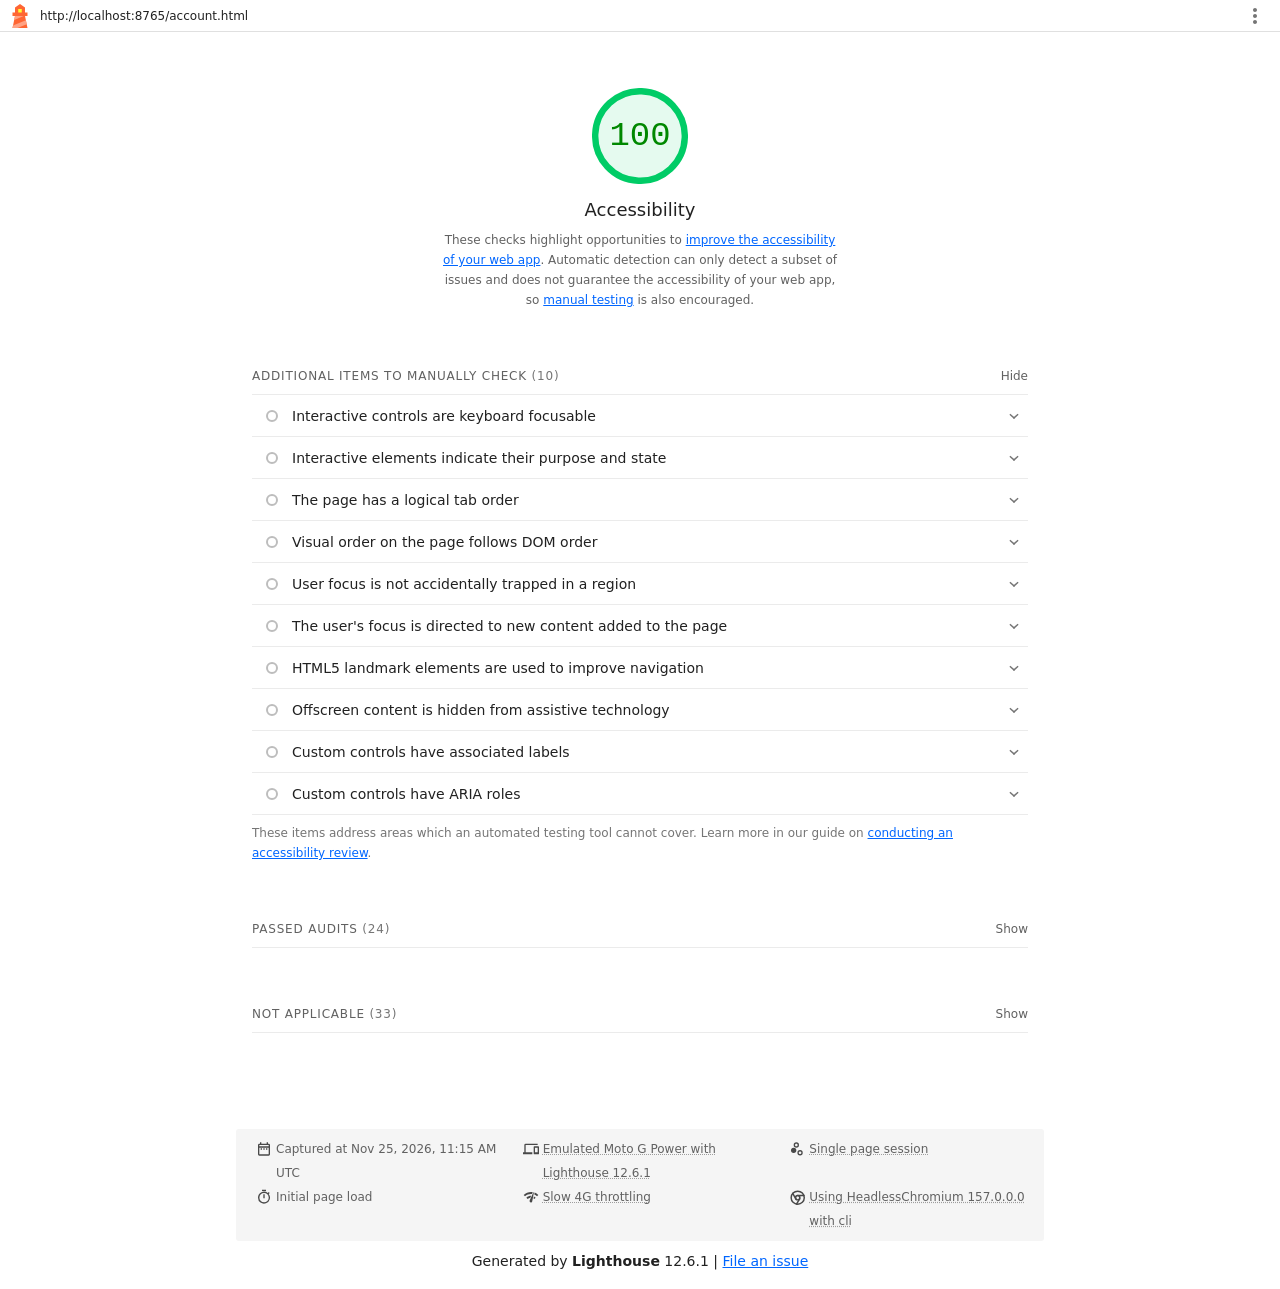
<file: lighthouse/account-accessibility.html>
<!--
@license
Copyright 2018 Google LLC
SPDX-License-Identifier: Apache-2.0
-->
<!doctype html>
<html lang="en">
<head>
  <meta charset="utf-8">
  <meta name="viewport" content="width=device-width, initial-scale=1, minimum-scale=1">
  <link rel="icon" href='data:image/svg+xml;utf8,<svg fill="none" xmlns="http://www.w3.org/2000/svg" viewBox="0 0 48 48"><path d="m14 7 10-7 10 7v10h5v7h-5l5 24H9l5-24H9v-7h5V7Z" fill="%23F63"/><path d="M31.561 24H14l-1.689 8.105L31.561 24ZM18.983 48H9l1.022-4.907L35.723 32.27l1.663 7.98L18.983 48Z" fill="%23FFA385"/><path fill="%23FF3" d="M20.5 10h7v7h-7z"/></svg>'>
  <title>Lighthouse Report</title>
  <style>body {margin: 0}</style>
</head>
<body>
  <noscript>Lighthouse report requires JavaScript. Please enable.</noscript>

  <div id="lh-log"></div>

  <script>window.__LIGHTHOUSE_JSON__ = {"lighthouseVersion":"12.6.1","requestedUrl":"http://localhost:8765/account.html","mainDocumentUrl":"http://localhost:8765/account.html","finalDisplayedUrl":"http://localhost:8765/account.html","finalUrl":"http://localhost:8765/account.html","fetchTime":"2026-11-25T11:15:41.003Z","gatherMode":"navigation","runWarnings":[],"userAgent":"Mozilla/5.0 (Macintosh; Intel Mac OS X 10_15_7) AppleWebKit/537.36 (KHTML, like Gecko) HeadlessChrome/157.0.0.0 Safari/537.36","environment":{"networkUserAgent":"Mozilla/5.0 (Linux; Android 11; moto g power (2022)) AppleWebKit/537.36 (KHTML, like Gecko) Chrome/136.0.0.0 Mobile Safari/537.36","hostUserAgent":"Mozilla/5.0 (Macintosh; Intel Mac OS X 10_15_7) AppleWebKit/537.36 (KHTML, like Gecko) HeadlessChrome/157.0.0.0 Safari/537.36","benchmarkIndex":2586,"credits":{"axe-core":"4.14.1"}},"audits":{"accesskeys":{"id":"accesskeys","title":"`[accesskey]` values are unique","description":"Access keys let users quickly focus a part of the page. For proper navigation, each access key must be unique. [Learn more about access keys](https://dequeuniversity.com/rules/axe/4.10/accesskeys).","score":null,"scoreDisplayMode":"notApplicable"},"aria-allowed-attr":{"id":"aria-allowed-attr","title":"`[aria-*]` attributes match their roles","description":"Each ARIA `role` supports a specific subset of `aria-*` attributes. Mismatching these invalidates the `aria-*` attributes. [Learn how to match ARIA attributes to their roles](https://dequeuniversity.com/rules/axe/4.10/aria-allowed-attr).","score":1,"scoreDisplayMode":"binary","details":{"type":"table","headings":[],"items":[]}},"aria-allowed-role":{"id":"aria-allowed-role","title":"Uses ARIA roles only on compatible elements","description":"Many HTML elements can only be assigned certain ARIA roles. Using ARIA roles where they are not allowed can interfere with the accessibility of the web page. [Learn more about ARIA roles](https://dequeuniversity.com/rules/axe/4.10/aria-allowed-role).","score":1,"scoreDisplayMode":"binary","details":{"type":"table","headings":[],"items":[]}},"aria-command-name":{"id":"aria-command-name","title":"`button`, `link`, and `menuitem` elements have accessible names","description":"When an element doesn't have an accessible name, screen readers announce it with a generic name, making it unusable for users who rely on screen readers. [Learn how to make command elements more accessible](https://dequeuniversity.com/rules/axe/4.10/aria-command-name).","score":null,"scoreDisplayMode":"notApplicable"},"aria-conditional-attr":{"id":"aria-conditional-attr","title":"ARIA attributes are used as specified for the element's role","description":"Some ARIA attributes are only allowed on an element under certain conditions. [Learn more about conditional ARIA attributes](https://dequeuniversity.com/rules/axe/4.10/aria-conditional-attr).","score":1,"scoreDisplayMode":"binary","details":{"type":"table","headings":[],"items":[]}},"aria-deprecated-role":{"id":"aria-deprecated-role","title":"Deprecated ARIA roles were not used","description":"Deprecated ARIA roles may not be processed correctly by assistive technology. [Learn more about deprecated ARIA roles](https://dequeuniversity.com/rules/axe/4.10/aria-deprecated-role).","score":1,"scoreDisplayMode":"binary","details":{"type":"table","headings":[],"items":[]}},"aria-dialog-name":{"id":"aria-dialog-name","title":"Elements with `role=\"dialog\"` or `role=\"alertdialog\"` have accessible names.","description":"ARIA dialog elements without accessible names may prevent screen readers users from discerning the purpose of these elements. [Learn how to make ARIA dialog elements more accessible](https://dequeuniversity.com/rules/axe/4.10/aria-dialog-name).","score":null,"scoreDisplayMode":"notApplicable"},"aria-hidden-body":{"id":"aria-hidden-body","title":"`[aria-hidden=\"true\"]` is not present on the document `\u003cbody>`","description":"Assistive technologies, like screen readers, work inconsistently when `aria-hidden=\"true\"` is set on the document `\u003cbody>`. [Learn how `aria-hidden` affects the document body](https://dequeuniversity.com/rules/axe/4.10/aria-hidden-body).","score":1,"scoreDisplayMode":"binary","details":{"type":"table","headings":[],"items":[]}},"aria-hidden-focus":{"id":"aria-hidden-focus","title":"`[aria-hidden=\"true\"]` elements do not contain focusable descendents","description":"Focusable descendents within an `[aria-hidden=\"true\"]` element prevent those interactive elements from being available to users of assistive technologies like screen readers. [Learn how `aria-hidden` affects focusable elements](https://dequeuniversity.com/rules/axe/4.10/aria-hidden-focus).","score":1,"scoreDisplayMode":"binary","details":{"type":"table","headings":[],"items":[]}},"aria-input-field-name":{"id":"aria-input-field-name","title":"ARIA input fields have accessible names","description":"When an input field doesn't have an accessible name, screen readers announce it with a generic name, making it unusable for users who rely on screen readers. [Learn more about input field labels](https://dequeuniversity.com/rules/axe/4.10/aria-input-field-name).","score":null,"scoreDisplayMode":"notApplicable"},"aria-meter-name":{"id":"aria-meter-name","title":"ARIA `meter` elements have accessible names","description":"When a meter element doesn't have an accessible name, screen readers announce it with a generic name, making it unusable for users who rely on screen readers. [Learn how to name `meter` elements](https://dequeuniversity.com/rules/axe/4.10/aria-meter-name).","score":null,"scoreDisplayMode":"notApplicable"},"aria-progressbar-name":{"id":"aria-progressbar-name","title":"ARIA `progressbar` elements have accessible names","description":"When a `progressbar` element doesn't have an accessible name, screen readers announce it with a generic name, making it unusable for users who rely on screen readers. [Learn how to label `progressbar` elements](https://dequeuniversity.com/rules/axe/4.10/aria-progressbar-name).","score":null,"scoreDisplayMode":"notApplicable"},"aria-prohibited-attr":{"id":"aria-prohibited-attr","title":"Elements use only permitted ARIA attributes","description":"Using ARIA attributes in roles where they are prohibited can mean that important information is not communicated to users of assistive technologies. [Learn more about prohibited ARIA roles](https://dequeuniversity.com/rules/axe/4.10/aria-prohibited-attr).","score":1,"scoreDisplayMode":"binary","details":{"type":"table","headings":[],"items":[]}},"aria-required-attr":{"id":"aria-required-attr","title":"`[role]`s have all required `[aria-*]` attributes","description":"Some ARIA roles have required attributes that describe the state of the element to screen readers. [Learn more about roles and required attributes](https://dequeuniversity.com/rules/axe/4.10/aria-required-attr).","score":1,"scoreDisplayMode":"binary","details":{"type":"table","headings":[],"items":[]}},"aria-required-children":{"id":"aria-required-children","title":"Elements with an ARIA `[role]` that require children to contain a specific `[role]` have all required children.","description":"Some ARIA parent roles must contain specific child roles to perform their intended accessibility functions. [Learn more about roles and required children elements](https://dequeuniversity.com/rules/axe/4.10/aria-required-children).","score":null,"scoreDisplayMode":"notApplicable"},"aria-required-parent":{"id":"aria-required-parent","title":"`[role]`s are contained by their required parent element","description":"Some ARIA child roles must be contained by specific parent roles to properly perform their intended accessibility functions. [Learn more about ARIA roles and required parent element](https://dequeuniversity.com/rules/axe/4.10/aria-required-parent).","score":null,"scoreDisplayMode":"notApplicable"},"aria-roles":{"id":"aria-roles","title":"`[role]` values are valid","description":"ARIA roles must have valid values in order to perform their intended accessibility functions. [Learn more about valid ARIA roles](https://dequeuniversity.com/rules/axe/4.10/aria-roles).","score":1,"scoreDisplayMode":"binary","details":{"type":"table","headings":[],"items":[]}},"aria-text":{"id":"aria-text","title":"Elements with the `role=text` attribute do not have focusable descendents.","description":"Adding `role=text` around a text node split by markup enables VoiceOver to treat it as one phrase, but the element's focusable descendents will not be announced. [Learn more about the `role=text` attribute](https://dequeuniversity.com/rules/axe/4.10/aria-text).","score":null,"scoreDisplayMode":"notApplicable"},"aria-toggle-field-name":{"id":"aria-toggle-field-name","title":"ARIA toggle fields have accessible names","description":"When a toggle field doesn't have an accessible name, screen readers announce it with a generic name, making it unusable for users who rely on screen readers. [Learn more about toggle fields](https://dequeuniversity.com/rules/axe/4.10/aria-toggle-field-name).","score":null,"scoreDisplayMode":"notApplicable"},"aria-tooltip-name":{"id":"aria-tooltip-name","title":"ARIA `tooltip` elements have accessible names","description":"When a tooltip element doesn't have an accessible name, screen readers announce it with a generic name, making it unusable for users who rely on screen readers. [Learn how to name `tooltip` elements](https://dequeuniversity.com/rules/axe/4.10/aria-tooltip-name).","score":null,"scoreDisplayMode":"notApplicable"},"aria-treeitem-name":{"id":"aria-treeitem-name","title":"ARIA `treeitem` elements have accessible names","description":"When a `treeitem` element doesn't have an accessible name, screen readers announce it with a generic name, making it unusable for users who rely on screen readers. [Learn more about labeling `treeitem` elements](https://dequeuniversity.com/rules/axe/4.10/aria-treeitem-name).","score":null,"scoreDisplayMode":"notApplicable"},"aria-valid-attr-value":{"id":"aria-valid-attr-value","title":"`[aria-*]` attributes have valid values","description":"Assistive technologies, like screen readers, can't interpret ARIA attributes with invalid values. [Learn more about valid values for ARIA attributes](https://dequeuniversity.com/rules/axe/4.10/aria-valid-attr-value).","score":1,"scoreDisplayMode":"binary","details":{"type":"table","headings":[],"items":[]}},"aria-valid-attr":{"id":"aria-valid-attr","title":"`[aria-*]` attributes are valid and not misspelled","description":"Assistive technologies, like screen readers, can't interpret ARIA attributes with invalid names. [Learn more about valid ARIA attributes](https://dequeuniversity.com/rules/axe/4.10/aria-valid-attr).","score":1,"scoreDisplayMode":"binary","details":{"type":"table","headings":[],"items":[]}},"button-name":{"id":"button-name","title":"Buttons have an accessible name","description":"When a button doesn't have an accessible name, screen readers announce it as \"button\", making it unusable for users who rely on screen readers. [Learn how to make buttons more accessible](https://dequeuniversity.com/rules/axe/4.10/button-name).","score":1,"scoreDisplayMode":"binary","details":{"type":"table","headings":[],"items":[]}},"bypass":{"id":"bypass","title":"The page contains a heading, skip link, or landmark region","description":"Adding ways to bypass repetitive content lets keyboard users navigate the page more efficiently. [Learn more about bypass blocks](https://dequeuniversity.com/rules/axe/4.10/bypass).","score":null,"scoreDisplayMode":"notApplicable"},"color-contrast":{"id":"color-contrast","title":"Background and foreground colors have a sufficient contrast ratio","description":"Low-contrast text is difficult or impossible for many users to read. [Learn how to provide sufficient color contrast](https://dequeuniversity.com/rules/axe/4.10/color-contrast).","score":1,"scoreDisplayMode":"binary","details":{"type":"table","headings":[],"items":[]}},"definition-list":{"id":"definition-list","title":"`\u003cdl>`'s contain only properly-ordered `\u003cdt>` and `\u003cdd>` groups, `\u003cscript>`, `\u003ctemplate>` or `\u003cdiv>` elements.","description":"When definition lists are not properly marked up, screen readers may produce confusing or inaccurate output. [Learn how to structure definition lists correctly](https://dequeuniversity.com/rules/axe/4.10/definition-list).","score":null,"scoreDisplayMode":"notApplicable"},"dlitem":{"id":"dlitem","title":"Definition list items are wrapped in `\u003cdl>` elements","description":"Definition list items (`\u003cdt>` and `\u003cdd>`) must be wrapped in a parent `\u003cdl>` element to ensure that screen readers can properly announce them. [Learn how to structure definition lists correctly](https://dequeuniversity.com/rules/axe/4.10/dlitem).","score":null,"scoreDisplayMode":"notApplicable"},"document-title":{"id":"document-title","title":"Document has a `\u003ctitle>` element","description":"The title gives screen reader users an overview of the page, and search engine users rely on it heavily to determine if a page is relevant to their search. [Learn more about document titles](https://dequeuniversity.com/rules/axe/4.10/document-title).","score":1,"scoreDisplayMode":"binary","details":{"type":"table","headings":[],"items":[]}},"duplicate-id-aria":{"id":"duplicate-id-aria","title":"ARIA IDs are unique","description":"The value of an ARIA ID must be unique to prevent other instances from being overlooked by assistive technologies. [Learn how to fix duplicate ARIA IDs](https://dequeuniversity.com/rules/axe/4.10/duplicate-id-aria).","score":null,"scoreDisplayMode":"notApplicable"},"empty-heading":{"id":"empty-heading","title":"All heading elements contain content.","description":"A heading with no content or inaccessible text prevent screen reader users from accessing information on the page's structure. [Learn more about headings](https://dequeuniversity.com/rules/axe/4.10/empty-heading).","score":null,"scoreDisplayMode":"notApplicable"},"form-field-multiple-labels":{"id":"form-field-multiple-labels","title":"No form fields have multiple labels","description":"Form fields with multiple labels can be confusingly announced by assistive technologies like screen readers which use either the first, the last, or all of the labels. [Learn how to use form labels](https://dequeuniversity.com/rules/axe/4.10/form-field-multiple-labels).","score":null,"scoreDisplayMode":"notApplicable"},"frame-title":{"id":"frame-title","title":"`\u003cframe>` or `\u003ciframe>` elements have a title","description":"Screen reader users rely on frame titles to describe the contents of frames. [Learn more about frame titles](https://dequeuniversity.com/rules/axe/4.10/frame-title).","score":null,"scoreDisplayMode":"notApplicable"},"heading-order":{"id":"heading-order","title":"Heading elements appear in a sequentially-descending order","description":"Properly ordered headings that do not skip levels convey the semantic structure of the page, making it easier to navigate and understand when using assistive technologies. [Learn more about heading order](https://dequeuniversity.com/rules/axe/4.10/heading-order).","score":1,"scoreDisplayMode":"binary","details":{"type":"table","headings":[],"items":[]}},"html-has-lang":{"id":"html-has-lang","title":"`\u003chtml>` element has a `[lang]` attribute","description":"If a page doesn't specify a `lang` attribute, a screen reader assumes that the page is in the default language that the user chose when setting up the screen reader. If the page isn't actually in the default language, then the screen reader might not announce the page's text correctly. [Learn more about the `lang` attribute](https://dequeuniversity.com/rules/axe/4.10/html-has-lang).","score":1,"scoreDisplayMode":"binary","details":{"type":"table","headings":[],"items":[]}},"html-lang-valid":{"id":"html-lang-valid","title":"`\u003chtml>` element has a valid value for its `[lang]` attribute","description":"Specifying a valid [BCP 47 language](https://www.w3.org/International/questions/qa-choosing-language-tags#question) helps screen readers announce text properly. [Learn how to use the `lang` attribute](https://dequeuniversity.com/rules/axe/4.10/html-lang-valid).","score":1,"scoreDisplayMode":"binary","details":{"type":"table","headings":[],"items":[]}},"html-xml-lang-mismatch":{"id":"html-xml-lang-mismatch","title":"`\u003chtml>` element has an `[xml:lang]` attribute with the same base language as the `[lang]` attribute.","description":"If the webpage does not specify a consistent language, then the screen reader might not announce the page's text correctly. [Learn more about the `lang` attribute](https://dequeuniversity.com/rules/axe/4.10/html-xml-lang-mismatch).","score":null,"scoreDisplayMode":"notApplicable"},"identical-links-same-purpose":{"id":"identical-links-same-purpose","title":"Identical links have the same purpose.","description":"Links with the same destination should have the same description, to help users understand the link's purpose and decide whether to follow it. [Learn more about identical links](https://dequeuniversity.com/rules/axe/4.10/identical-links-same-purpose).","score":null,"scoreDisplayMode":"notApplicable"},"image-alt":{"id":"image-alt","title":"Image elements have `[alt]` attributes","description":"Informative elements should aim for short, descriptive alternate text. Decorative elements can be ignored with an empty alt attribute. [Learn more about the `alt` attribute](https://dequeuniversity.com/rules/axe/4.10/image-alt).","score":null,"scoreDisplayMode":"notApplicable"},"image-redundant-alt":{"id":"image-redundant-alt","title":"Image elements do not have `[alt]` attributes that are redundant text.","description":"Informative elements should aim for short, descriptive alternative text. Alternative text that is exactly the same as the text adjacent to the link or image is potentially confusing for screen reader users, because the text will be read twice. [Learn more about the `alt` attribute](https://dequeuniversity.com/rules/axe/4.10/image-redundant-alt).","score":null,"scoreDisplayMode":"notApplicable"},"input-button-name":{"id":"input-button-name","title":"Input buttons have discernible text.","description":"Adding discernable and accessible text to input buttons may help screen reader users understand the purpose of the input button. [Learn more about input buttons](https://dequeuniversity.com/rules/axe/4.10/input-button-name).","score":null,"scoreDisplayMode":"notApplicable"},"input-image-alt":{"id":"input-image-alt","title":"`\u003cinput type=\"image\">` elements have `[alt]` text","description":"When an image is being used as an `\u003cinput>` button, providing alternative text can help screen reader users understand the purpose of the button. [Learn about input image alt text](https://dequeuniversity.com/rules/axe/4.10/input-image-alt).","score":null,"scoreDisplayMode":"notApplicable"},"label-content-name-mismatch":{"id":"label-content-name-mismatch","title":"Elements with visible text labels have matching accessible names.","description":"Visible text labels that do not match the accessible name can result in a confusing experience for screen reader users. [Learn more about accessible names](https://dequeuniversity.com/rules/axe/4.10/label-content-name-mismatch).","score":1,"scoreDisplayMode":"binary","details":{"type":"table","headings":[],"items":[]}},"label":{"id":"label","title":"Form elements have associated labels","description":"Labels ensure that form controls are announced properly by assistive technologies, like screen readers. [Learn more about form element labels](https://dequeuniversity.com/rules/axe/4.10/label).","score":1,"scoreDisplayMode":"binary","details":{"type":"table","headings":[],"items":[]}},"landmark-one-main":{"id":"landmark-one-main","title":"Document has a main landmark.","description":"One main landmark helps screen reader users navigate a web page. [Learn more about landmarks](https://dequeuniversity.com/rules/axe/4.10/landmark-one-main).","score":null,"scoreDisplayMode":"notApplicable"},"link-name":{"id":"link-name","title":"Links have a discernible name","description":"Link text (and alternate text for images, when used as links) that is discernible, unique, and focusable improves the navigation experience for screen reader users. [Learn how to make links accessible](https://dequeuniversity.com/rules/axe/4.10/link-name).","score":1,"scoreDisplayMode":"binary","details":{"type":"table","headings":[],"items":[]}},"link-in-text-block":{"id":"link-in-text-block","title":"Links are distinguishable without relying on color.","description":"Low-contrast text is difficult or impossible for many users to read. Link text that is discernible improves the experience for users with low vision. [Learn how to make links distinguishable](https://dequeuniversity.com/rules/axe/4.10/link-in-text-block).","score":null,"scoreDisplayMode":"notApplicable"},"list":{"id":"list","title":"Lists contain only `\u003cli>` elements and script supporting elements (`\u003cscript>` and `\u003ctemplate>`).","description":"Screen readers have a specific way of announcing lists. Ensuring proper list structure aids screen reader output. [Learn more about proper list structure](https://dequeuniversity.com/rules/axe/4.10/list).","score":1,"scoreDisplayMode":"binary","details":{"type":"table","headings":[],"items":[]}},"listitem":{"id":"listitem","title":"List items (`\u003cli>`) are contained within `\u003cul>`, `\u003col>` or `\u003cmenu>` parent elements","description":"Screen readers require list items (`\u003cli>`) to be contained within a parent `\u003cul>`, `\u003col>` or `\u003cmenu>` to be announced properly. [Learn more about proper list structure](https://dequeuniversity.com/rules/axe/4.10/listitem).","score":1,"scoreDisplayMode":"binary","details":{"type":"table","headings":[],"items":[]}},"meta-refresh":{"id":"meta-refresh","title":"The document does not use `\u003cmeta http-equiv=\"refresh\">`","description":"Users do not expect a page to refresh automatically, and doing so will move focus back to the top of the page. This may create a frustrating or confusing experience. [Learn more about the refresh meta tag](https://dequeuniversity.com/rules/axe/4.10/meta-refresh).","score":null,"scoreDisplayMode":"notApplicable"},"meta-viewport":{"id":"meta-viewport","title":"`[user-scalable=\"no\"]` is not used in the `\u003cmeta name=\"viewport\">` element and the `[maximum-scale]` attribute is not less than 5.","description":"Disabling zooming is problematic for users with low vision who rely on screen magnification to properly see the contents of a web page. [Learn more about the viewport meta tag](https://dequeuniversity.com/rules/axe/4.10/meta-viewport).","score":1,"scoreDisplayMode":"binary","details":{"type":"table","headings":[],"items":[]}},"object-alt":{"id":"object-alt","title":"`\u003cobject>` elements have alternate text","description":"Screen readers cannot translate non-text content. Adding alternate text to `\u003cobject>` elements helps screen readers convey meaning to users. [Learn more about alt text for `object` elements](https://dequeuniversity.com/rules/axe/4.10/object-alt).","score":null,"scoreDisplayMode":"notApplicable"},"select-name":{"id":"select-name","title":"Select elements have associated label elements.","description":"Form elements without effective labels can create frustrating experiences for screen reader users. [Learn more about the `select` element](https://dequeuniversity.com/rules/axe/4.10/select-name).","score":null,"scoreDisplayMode":"notApplicable"},"skip-link":{"id":"skip-link","title":"Skip links are focusable.","description":"Including a skip link can help users skip to the main content to save time. [Learn more about skip links](https://dequeuniversity.com/rules/axe/4.10/skip-link).","score":1,"scoreDisplayMode":"binary","details":{"type":"table","headings":[],"items":[]}},"tabindex":{"id":"tabindex","title":"No element has a `[tabindex]` value greater than 0","description":"A value greater than 0 implies an explicit navigation ordering. Although technically valid, this often creates frustrating experiences for users who rely on assistive technologies. [Learn more about the `tabindex` attribute](https://dequeuniversity.com/rules/axe/4.10/tabindex).","score":null,"scoreDisplayMode":"notApplicable"},"table-duplicate-name":{"id":"table-duplicate-name","title":"Tables have different content in the summary attribute and `\u003ccaption>`.","description":"The summary attribute should describe the table structure, while `\u003ccaption>` should have the onscreen title. Accurate table mark-up helps users of screen readers. [Learn more about summary and caption](https://dequeuniversity.com/rules/axe/4.10/table-duplicate-name).","score":null,"scoreDisplayMode":"notApplicable"},"table-fake-caption":{"id":"table-fake-caption","title":"Tables use `\u003ccaption>` instead of cells with the `[colspan]` attribute to indicate a caption.","description":"Screen readers have features to make navigating tables easier. Ensuring that tables use the actual caption element instead of cells with the `[colspan]` attribute may improve the experience for screen reader users. [Learn more about captions](https://dequeuniversity.com/rules/axe/4.10/table-fake-caption).","score":null,"scoreDisplayMode":"notApplicable"},"target-size":{"id":"target-size","title":"Touch targets have sufficient size and spacing.","description":"Touch targets with sufficient size and spacing help users who may have difficulty targeting small controls to activate the targets. [Learn more about touch targets](https://dequeuniversity.com/rules/axe/4.10/target-size).","score":1,"scoreDisplayMode":"binary","details":{"type":"table","headings":[],"items":[]}},"td-has-header":{"id":"td-has-header","title":"`\u003ctd>` elements in a large `\u003ctable>` have one or more table headers.","description":"Screen readers have features to make navigating tables easier. Ensuring that `\u003ctd>` elements in a large table (3 or more cells in width and height) have an associated table header may improve the experience for screen reader users. [Learn more about table headers](https://dequeuniversity.com/rules/axe/4.10/td-has-header).","score":null,"scoreDisplayMode":"notApplicable"},"td-headers-attr":{"id":"td-headers-attr","title":"Cells in a `\u003ctable>` element that use the `[headers]` attribute refer to table cells within the same table.","description":"Screen readers have features to make navigating tables easier. Ensuring `\u003ctd>` cells using the `[headers]` attribute only refer to other cells in the same table may improve the experience for screen reader users. [Learn more about the `headers` attribute](https://dequeuniversity.com/rules/axe/4.10/td-headers-attr).","score":null,"scoreDisplayMode":"notApplicable"},"th-has-data-cells":{"id":"th-has-data-cells","title":"`\u003cth>` elements and elements with `[role=\"columnheader\"/\"rowheader\"]` have data cells they describe.","description":"Screen readers have features to make navigating tables easier. Ensuring table headers always refer to some set of cells may improve the experience for screen reader users. [Learn more about table headers](https://dequeuniversity.com/rules/axe/4.10/th-has-data-cells).","score":null,"scoreDisplayMode":"notApplicable"},"valid-lang":{"id":"valid-lang","title":"`[lang]` attributes have a valid value","description":"Specifying a valid [BCP 47 language](https://www.w3.org/International/questions/qa-choosing-language-tags#question) on elements helps ensure that text is pronounced correctly by a screen reader. [Learn how to use the `lang` attribute](https://dequeuniversity.com/rules/axe/4.10/valid-lang).","score":null,"scoreDisplayMode":"notApplicable"},"video-caption":{"id":"video-caption","title":"`\u003cvideo>` elements contain a `\u003ctrack>` element with `[kind=\"captions\"]`","description":"When a video provides a caption it is easier for deaf and hearing impaired users to access its information. [Learn more about video captions](https://dequeuniversity.com/rules/axe/4.10/video-caption).","score":null,"scoreDisplayMode":"notApplicable"},"custom-controls-labels":{"id":"custom-controls-labels","title":"Custom controls have associated labels","description":"Custom interactive controls have associated labels, provided by aria-label or aria-labelledby. [Learn more about custom controls and labels](https://developer.chrome.com/docs/lighthouse/accessibility/custom-controls-labels/).","score":null,"scoreDisplayMode":"manual"},"custom-controls-roles":{"id":"custom-controls-roles","title":"Custom controls have ARIA roles","description":"Custom interactive controls have appropriate ARIA roles. [Learn how to add roles to custom controls](https://developer.chrome.com/docs/lighthouse/accessibility/custom-control-roles/).","score":null,"scoreDisplayMode":"manual"},"focus-traps":{"id":"focus-traps","title":"User focus is not accidentally trapped in a region","description":"A user can tab into and out of any control or region without accidentally trapping their focus. [Learn how to avoid focus traps](https://developer.chrome.com/docs/lighthouse/accessibility/focus-traps/).","score":null,"scoreDisplayMode":"manual"},"focusable-controls":{"id":"focusable-controls","title":"Interactive controls are keyboard focusable","description":"Custom interactive controls are keyboard focusable and display a focus indicator. [Learn how to make custom controls focusable](https://developer.chrome.com/docs/lighthouse/accessibility/focusable-controls/).","score":null,"scoreDisplayMode":"manual"},"interactive-element-affordance":{"id":"interactive-element-affordance","title":"Interactive elements indicate their purpose and state","description":"Interactive elements, such as links and buttons, should indicate their state and be distinguishable from non-interactive elements. [Learn how to decorate interactive elements with affordance hints](https://developer.chrome.com/docs/lighthouse/accessibility/interactive-element-affordance/).","score":null,"scoreDisplayMode":"manual"},"logical-tab-order":{"id":"logical-tab-order","title":"The page has a logical tab order","description":"Tabbing through the page follows the visual layout. Users cannot focus elements that are offscreen. [Learn more about logical tab ordering](https://developer.chrome.com/docs/lighthouse/accessibility/logical-tab-order/).","score":null,"scoreDisplayMode":"manual"},"managed-focus":{"id":"managed-focus","title":"The user's focus is directed to new content added to the page","description":"If new content, such as a dialog, is added to the page, the user's focus is directed to it. [Learn how to direct focus to new content](https://developer.chrome.com/docs/lighthouse/accessibility/managed-focus/).","score":null,"scoreDisplayMode":"manual"},"offscreen-content-hidden":{"id":"offscreen-content-hidden","title":"Offscreen content is hidden from assistive technology","description":"Offscreen content is hidden with display: none or aria-hidden=true. [Learn how to properly hide offscreen content](https://developer.chrome.com/docs/lighthouse/accessibility/offscreen-content-hidden/).","score":null,"scoreDisplayMode":"manual"},"use-landmarks":{"id":"use-landmarks","title":"HTML5 landmark elements are used to improve navigation","description":"Landmark elements (`\u003cmain>`, `\u003cnav>`, etc.) are used to improve the keyboard navigation of the page for assistive technology. [Learn more about landmark elements](https://developer.chrome.com/docs/lighthouse/accessibility/use-landmarks/).","score":null,"scoreDisplayMode":"manual"},"visual-order-follows-dom":{"id":"visual-order-follows-dom","title":"Visual order on the page follows DOM order","description":"DOM order matches the visual order, improving navigation for assistive technology. [Learn more about DOM and visual ordering](https://developer.chrome.com/docs/lighthouse/accessibility/visual-order-follows-dom/).","score":null,"scoreDisplayMode":"manual"}},"configSettings":{"output":["html","json"],"maxWaitForFcp":30000,"maxWaitForLoad":45000,"pauseAfterFcpMs":1000,"pauseAfterLoadMs":1000,"networkQuietThresholdMs":1000,"cpuQuietThresholdMs":1000,"formFactor":"mobile","throttling":{"rttMs":150,"throughputKbps":1638.4,"requestLatencyMs":562.5,"downloadThroughputKbps":1474.5600000000002,"uploadThroughputKbps":675,"cpuSlowdownMultiplier":4},"throttlingMethod":"simulate","screenEmulation":{"mobile":true,"width":412,"height":823,"deviceScaleFactor":1.75,"disabled":false},"emulatedUserAgent":"Mozilla/5.0 (Linux; Android 11; moto g power (2022)) AppleWebKit/537.36 (KHTML, like Gecko) Chrome/136.0.0.0 Mobile Safari/537.36","auditMode":false,"gatherMode":false,"clearStorageTypes":["file_systems","shader_cache","service_workers","cache_storage"],"disableStorageReset":false,"debugNavigation":false,"channel":"cli","usePassiveGathering":false,"disableFullPageScreenshot":false,"skipAboutBlank":false,"blankPage":"about:blank","ignoreStatusCode":false,"locale":"en-US","blockedUrlPatterns":null,"additionalTraceCategories":null,"extraHeaders":null,"precomputedLanternData":null,"onlyAudits":null,"onlyCategories":["accessibility"],"skipAudits":null},"categories":{"accessibility":{"title":"Accessibility","description":"These checks highlight opportunities to [improve the accessibility of your web app](https://developer.chrome.com/docs/lighthouse/accessibility/). Automatic detection can only detect a subset of issues and does not guarantee the accessibility of your web app, so [manual testing](https://web.dev/articles/how-to-review) is also encouraged.","manualDescription":"These items address areas which an automated testing tool cannot cover. Learn more in our guide on [conducting an accessibility review](https://web.dev/articles/how-to-review).","supportedModes":["navigation","snapshot"],"auditRefs":[{"id":"accesskeys","weight":0,"group":"a11y-navigation"},{"id":"aria-allowed-attr","weight":10,"group":"a11y-aria"},{"id":"aria-allowed-role","weight":1,"group":"a11y-aria"},{"id":"aria-command-name","weight":0,"group":"a11y-aria"},{"id":"aria-conditional-attr","weight":7,"group":"a11y-aria"},{"id":"aria-deprecated-role","weight":1,"group":"a11y-aria"},{"id":"aria-dialog-name","weight":0,"group":"a11y-aria"},{"id":"aria-hidden-body","weight":10,"group":"a11y-aria"},{"id":"aria-hidden-focus","weight":7,"group":"a11y-aria"},{"id":"aria-input-field-name","weight":0,"group":"a11y-aria"},{"id":"aria-meter-name","weight":0,"group":"a11y-aria"},{"id":"aria-progressbar-name","weight":0,"group":"a11y-aria"},{"id":"aria-prohibited-attr","weight":7,"group":"a11y-aria"},{"id":"aria-required-attr","weight":10,"group":"a11y-aria"},{"id":"aria-required-children","weight":0,"group":"a11y-aria"},{"id":"aria-required-parent","weight":0,"group":"a11y-aria"},{"id":"aria-roles","weight":7,"group":"a11y-aria"},{"id":"aria-text","weight":0,"group":"a11y-aria"},{"id":"aria-toggle-field-name","weight":0,"group":"a11y-aria"},{"id":"aria-tooltip-name","weight":0,"group":"a11y-aria"},{"id":"aria-treeitem-name","weight":0,"group":"a11y-aria"},{"id":"aria-valid-attr-value","weight":10,"group":"a11y-aria"},{"id":"aria-valid-attr","weight":10,"group":"a11y-aria"},{"id":"button-name","weight":10,"group":"a11y-names-labels"},{"id":"bypass","weight":0,"group":"a11y-navigation"},{"id":"color-contrast","weight":7,"group":"a11y-color-contrast"},{"id":"definition-list","weight":0,"group":"a11y-tables-lists"},{"id":"dlitem","weight":0,"group":"a11y-tables-lists"},{"id":"document-title","weight":7,"group":"a11y-names-labels"},{"id":"duplicate-id-aria","weight":0,"group":"a11y-aria"},{"id":"form-field-multiple-labels","weight":0,"group":"a11y-names-labels"},{"id":"frame-title","weight":0,"group":"a11y-names-labels"},{"id":"heading-order","weight":3,"group":"a11y-navigation"},{"id":"html-has-lang","weight":7,"group":"a11y-language"},{"id":"html-lang-valid","weight":7,"group":"a11y-language"},{"id":"html-xml-lang-mismatch","weight":0,"group":"a11y-language"},{"id":"image-alt","weight":0,"group":"a11y-names-labels"},{"id":"image-redundant-alt","weight":0,"group":"a11y-names-labels"},{"id":"input-button-name","weight":0,"group":"a11y-names-labels"},{"id":"input-image-alt","weight":0,"group":"a11y-names-labels"},{"id":"label","weight":7,"group":"a11y-names-labels"},{"id":"link-in-text-block","weight":0,"group":"a11y-color-contrast"},{"id":"link-name","weight":7,"group":"a11y-names-labels"},{"id":"list","weight":7,"group":"a11y-tables-lists"},{"id":"listitem","weight":7,"group":"a11y-tables-lists"},{"id":"meta-refresh","weight":0,"group":"a11y-best-practices"},{"id":"meta-viewport","weight":10,"group":"a11y-best-practices"},{"id":"object-alt","weight":0,"group":"a11y-names-labels"},{"id":"select-name","weight":0,"group":"a11y-names-labels"},{"id":"skip-link","weight":3,"group":"a11y-names-labels"},{"id":"tabindex","weight":0,"group":"a11y-navigation"},{"id":"table-duplicate-name","weight":0,"group":"a11y-tables-lists"},{"id":"target-size","weight":7,"group":"a11y-best-practices"},{"id":"td-headers-attr","weight":0,"group":"a11y-tables-lists"},{"id":"th-has-data-cells","weight":0,"group":"a11y-tables-lists"},{"id":"valid-lang","weight":0,"group":"a11y-language"},{"id":"video-caption","weight":0,"group":"a11y-audio-video"},{"id":"focusable-controls","weight":0},{"id":"interactive-element-affordance","weight":0},{"id":"logical-tab-order","weight":0},{"id":"visual-order-follows-dom","weight":0},{"id":"focus-traps","weight":0},{"id":"managed-focus","weight":0},{"id":"use-landmarks","weight":0},{"id":"offscreen-content-hidden","weight":0},{"id":"custom-controls-labels","weight":0},{"id":"custom-controls-roles","weight":0},{"id":"empty-heading","weight":0,"group":"hidden"},{"id":"identical-links-same-purpose","weight":0,"group":"hidden"},{"id":"landmark-one-main","weight":0,"group":"hidden"},{"id":"label-content-name-mismatch","weight":0,"group":"hidden"},{"id":"table-fake-caption","weight":0,"group":"hidden"},{"id":"td-has-header","weight":0,"group":"hidden"}],"id":"accessibility","score":1}},"categoryGroups":{"metrics":{"title":"Metrics"},"insights":{"title":"Insights","description":"These insights are also available in the Chrome DevTools Performance Panel - [record a trace](https://developer.chrome.com/docs/devtools/performance/reference) to view more detailed information."},"diagnostics":{"title":"Diagnostics","description":"More information about the performance of your application. These numbers don't [directly affect](https://developer.chrome.com/docs/lighthouse/performance/performance-scoring/) the Performance score."},"a11y-best-practices":{"title":"Best practices","description":"These items highlight common accessibility best practices."},"a11y-color-contrast":{"title":"Contrast","description":"These are opportunities to improve the legibility of your content."},"a11y-names-labels":{"title":"Names and labels","description":"These are opportunities to improve the semantics of the controls in your application. This may enhance the experience for users of assistive technology, like a screen reader."},"a11y-navigation":{"title":"Navigation","description":"These are opportunities to improve keyboard navigation in your application."},"a11y-aria":{"title":"ARIA","description":"These are opportunities to improve the usage of ARIA in your application which may enhance the experience for users of assistive technology, like a screen reader."},"a11y-language":{"title":"Internationalization and localization","description":"These are opportunities to improve the interpretation of your content by users in different locales."},"a11y-audio-video":{"title":"Audio and video","description":"These are opportunities to provide alternative content for audio and video. This may improve the experience for users with hearing or vision impairments."},"a11y-tables-lists":{"title":"Tables and lists","description":"These are opportunities to improve the experience of reading tabular or list data using assistive technology, like a screen reader."},"seo-mobile":{"title":"Mobile Friendly","description":"Make sure your pages are mobile friendly so users don’t have to pinch or zoom in order to read the content pages. [Learn how to make pages mobile-friendly](https://developers.google.com/search/mobile-sites/)."},"seo-content":{"title":"Content Best Practices","description":"Format your HTML in a way that enables crawlers to better understand your app’s content."},"seo-crawl":{"title":"Crawling and Indexing","description":"To appear in search results, crawlers need access to your app."},"best-practices-trust-safety":{"title":"Trust and Safety"},"best-practices-ux":{"title":"User Experience"},"best-practices-browser-compat":{"title":"Browser Compatibility"},"best-practices-general":{"title":"General"},"hidden":{"title":""}},"stackPacks":[],"entities":[{"name":"localhost","origins":["http://localhost:8765"],"isFirstParty":true,"isUnrecognized":true},{"name":"Google Fonts","homepage":"https://fonts.google.com/","origins":["https://fonts.googleapis.com","https://fonts.gstatic.com"],"category":"cdn"}],"fullPageScreenshot":{"screenshot":{"data":"[data-uri]","width":412,"height":2517},"nodes":{"1-0-A":{"id":"","top":1686,"bottom":1722,"left":16,"right":77,"width":61,"height":36}}},"timing":{"entries":[{"startTime":751.28,"name":"lh:config","duration":218.68,"entryType":"measure"},{"startTime":752.54,"name":"lh:config:resolveArtifactsToDefns","duration":19.29,"entryType":"measure"},{"startTime":970.03,"name":"lh:runner:gather","duration":5101.51,"entryType":"measure"},{"startTime":1010.06,"name":"lh:driver:connect","duration":2.92,"entryType":"measure"},{"startTime":1013.08,"name":"lh:driver:navigate","duration":4.08,"entryType":"measure"},{"startTime":1017.41,"name":"lh:gather:getBenchmarkIndex","duration":1002.87,"entryType":"measure"},{"startTime":2020.38,"name":"lh:gather:getVersion","duration":0.44,"entryType":"measure"},{"startTime":2021.32,"name":"lh:prepare:navigationMode","duration":30.23,"entryType":"measure"},{"startTime":2029.12,"name":"lh:storage:clearDataForOrigin","duration":16.16,"entryType":"measure"},{"startTime":2045.35,"name":"lh:storage:clearBrowserCaches","duration":5.46,"entryType":"measure"},{"startTime":2051.14,"name":"lh:gather:prepareThrottlingAndNetwork","duration":0.39,"entryType":"measure"},{"startTime":2054.62,"name":"lh:driver:navigate","duration":2696.28,"entryType":"measure"},{"startTime":4752.42,"name":"lh:computed:NetworkRecords","duration":0.52,"entryType":"measure"},{"startTime":4754.16,"name":"lh:gather:getArtifact:DevtoolsLog","duration":0.01,"entryType":"measure"},{"startTime":4754.18,"name":"lh:gather:getArtifact:Accessibility","duration":117.07,"entryType":"measure"},{"startTime":4871.36,"name":"lh:gather:getArtifact:NetworkUserAgent","duration":0.03,"entryType":"measure"},{"startTime":4871.39,"name":"lh:gather:getArtifact:Stacks","duration":4.45,"entryType":"measure"},{"startTime":4871.43,"name":"lh:gather:collectStacks","duration":4.4,"entryType":"measure"},{"startTime":4875.85,"name":"lh:gather:getArtifact:FullPageScreenshot","duration":1182.64,"entryType":"measure"},{"startTime":6071.67,"name":"lh:runner:audit","duration":70.73,"entryType":"measure"},{"startTime":6071.72,"name":"lh:runner:auditing","duration":70.49,"entryType":"measure"},{"startTime":6072.53,"name":"lh:audit:accesskeys","duration":0.59,"entryType":"measure"},{"startTime":6073.23,"name":"lh:audit:aria-allowed-attr","duration":1.93,"entryType":"measure"},{"startTime":6075.3,"name":"lh:audit:aria-allowed-role","duration":1.49,"entryType":"measure"},{"startTime":6076.9,"name":"lh:audit:aria-command-name","duration":0.49,"entryType":"measure"},{"startTime":6077.5,"name":"lh:audit:aria-conditional-attr","duration":1.24,"entryType":"measure"},{"startTime":6078.81,"name":"lh:audit:aria-deprecated-role","duration":1.02,"entryType":"measure"},{"startTime":6079.92,"name":"lh:audit:aria-dialog-name","duration":0.34,"entryType":"measure"},{"startTime":6080.35,"name":"lh:audit:aria-hidden-body","duration":1.12,"entryType":"measure"},{"startTime":6081.56,"name":"lh:audit:aria-hidden-focus","duration":1.08,"entryType":"measure"},{"startTime":6082.72,"name":"lh:audit:aria-input-field-name","duration":0.36,"entryType":"measure"},{"startTime":6083.17,"name":"lh:audit:aria-meter-name","duration":0.39,"entryType":"measure"},{"startTime":6083.64,"name":"lh:audit:aria-progressbar-name","duration":0.38,"entryType":"measure"},{"startTime":6084.09,"name":"lh:audit:aria-prohibited-attr","duration":1.01,"entryType":"measure"},{"startTime":6085.17,"name":"lh:audit:aria-required-attr","duration":0.89,"entryType":"measure"},{"startTime":6086.14,"name":"lh:audit:aria-required-children","duration":0.38,"entryType":"measure"},{"startTime":6086.59,"name":"lh:audit:aria-required-parent","duration":0.36,"entryType":"measure"},{"startTime":6087.01,"name":"lh:audit:aria-roles","duration":0.84,"entryType":"measure"},{"startTime":6087.93,"name":"lh:audit:aria-text","duration":0.42,"entryType":"measure"},{"startTime":6088.41,"name":"lh:audit:aria-toggle-field-name","duration":0.43,"entryType":"measure"},{"startTime":6088.91,"name":"lh:audit:aria-tooltip-name","duration":0.45,"entryType":"measure"},{"startTime":6089.44,"name":"lh:audit:aria-treeitem-name","duration":0.46,"entryType":"measure"},{"startTime":6089.96,"name":"lh:audit:aria-valid-attr-value","duration":1,"entryType":"measure"},{"startTime":6091.04,"name":"lh:audit:aria-valid-attr","duration":0.86,"entryType":"measure"},{"startTime":6091.97,"name":"lh:audit:button-name","duration":0.86,"entryType":"measure"},{"startTime":6092.9,"name":"lh:audit:bypass","duration":0.89,"entryType":"measure"},{"startTime":6093.85,"name":"lh:audit:color-contrast","duration":0.84,"entryType":"measure"},{"startTime":6094.76,"name":"lh:audit:definition-list","duration":0.49,"entryType":"measure"},{"startTime":6095.32,"name":"lh:audit:dlitem","duration":0.5,"entryType":"measure"},{"startTime":6095.88,"name":"lh:audit:document-title","duration":0.88,"entryType":"measure"},{"startTime":6096.82,"name":"lh:audit:duplicate-id-aria","duration":0.84,"entryType":"measure"},{"startTime":6097.73,"name":"lh:audit:empty-heading","duration":0.94,"entryType":"measure"},{"startTime":6098.74,"name":"lh:audit:form-field-multiple-labels","duration":0.88,"entryType":"measure"},{"startTime":6099.69,"name":"lh:audit:frame-title","duration":0.5,"entryType":"measure"},{"startTime":6100.28,"name":"lh:audit:heading-order","duration":0.92,"entryType":"measure"},{"startTime":6101.28,"name":"lh:audit:html-has-lang","duration":1.01,"entryType":"measure"},{"startTime":6102.36,"name":"lh:audit:html-lang-valid","duration":0.93,"entryType":"measure"},{"startTime":6103.37,"name":"lh:audit:html-xml-lang-mismatch","duration":0.57,"entryType":"measure"},{"startTime":6104,"name":"lh:audit:identical-links-same-purpose","duration":0.96,"entryType":"measure"},{"startTime":6105.03,"name":"lh:audit:image-alt","duration":7.02,"entryType":"measure"},{"startTime":6112.16,"name":"lh:audit:image-redundant-alt","duration":0.78,"entryType":"measure"},{"startTime":6113.02,"name":"lh:audit:input-button-name","duration":0.72,"entryType":"measure"},{"startTime":6113.82,"name":"lh:audit:input-image-alt","duration":0.77,"entryType":"measure"},{"startTime":6114.68,"name":"lh:audit:label-content-name-mismatch","duration":1.14,"entryType":"measure"},{"startTime":6115.9,"name":"lh:audit:label","duration":1.07,"entryType":"measure"},{"startTime":6117.06,"name":"lh:audit:landmark-one-main","duration":1.07,"entryType":"measure"},{"startTime":6118.21,"name":"lh:audit:link-name","duration":1.19,"entryType":"measure"},{"startTime":6119.49,"name":"lh:audit:link-in-text-block","duration":0.89,"entryType":"measure"},{"startTime":6120.47,"name":"lh:audit:list","duration":1.32,"entryType":"measure"},{"startTime":6121.88,"name":"lh:audit:listitem","duration":1.31,"entryType":"measure"},{"startTime":6123.28,"name":"lh:audit:meta-refresh","duration":1.08,"entryType":"measure"},{"startTime":6124.46,"name":"lh:audit:meta-viewport","duration":1.33,"entryType":"measure"},{"startTime":6125.89,"name":"lh:audit:object-alt","duration":0.86,"entryType":"measure"},{"startTime":6126.83,"name":"lh:audit:select-name","duration":0.87,"entryType":"measure"},{"startTime":6127.78,"name":"lh:audit:skip-link","duration":1.04,"entryType":"measure"},{"startTime":6128.91,"name":"lh:audit:tabindex","duration":0.96,"entryType":"measure"},{"startTime":6130.03,"name":"lh:audit:table-duplicate-name","duration":1.16,"entryType":"measure"},{"startTime":6131.37,"name":"lh:audit:table-fake-caption","duration":1.12,"entryType":"measure"},{"startTime":6136.45,"name":"lh:audit:target-size","duration":0.98,"entryType":"measure"},{"startTime":6137.53,"name":"lh:audit:td-has-header","duration":0.81,"entryType":"measure"},{"startTime":6138.41,"name":"lh:audit:td-headers-attr","duration":0.86,"entryType":"measure"},{"startTime":6139.33,"name":"lh:audit:th-has-data-cells","duration":0.79,"entryType":"measure"},{"startTime":6140.19,"name":"lh:audit:valid-lang","duration":0.97,"entryType":"measure"},{"startTime":6141.22,"name":"lh:audit:video-caption","duration":0.83,"entryType":"measure"},{"startTime":6142.06,"name":"lh:audit:custom-controls-labels","duration":0.06,"entryType":"measure"},{"startTime":6142.13,"name":"lh:audit:custom-controls-roles","duration":0,"entryType":"measure"},{"startTime":6142.14,"name":"lh:audit:focus-traps","duration":0.02,"entryType":"measure"},{"startTime":6142.16,"name":"lh:audit:focusable-controls","duration":0,"entryType":"measure"},{"startTime":6142.16,"name":"lh:audit:interactive-element-affordance","duration":0.01,"entryType":"measure"},{"startTime":6142.17,"name":"lh:audit:logical-tab-order","duration":0,"entryType":"measure"},{"startTime":6142.18,"name":"lh:audit:managed-focus","duration":0,"entryType":"measure"},{"startTime":6142.19,"name":"lh:audit:offscreen-content-hidden","duration":0,"entryType":"measure"},{"startTime":6142.19,"name":"lh:audit:use-landmarks","duration":0,"entryType":"measure"},{"startTime":6142.2,"name":"lh:audit:visual-order-follows-dom","duration":0,"entryType":"measure"},{"startTime":6142.21,"name":"lh:runner:generate","duration":0.19,"entryType":"measure"},{"startTime":6142.54,"name":"lh:computed:EntityClassification","duration":0.49,"entryType":"measure"}],"total":5172.24},"i18n":{"rendererFormattedStrings":{"calculatorLink":"See calculator.","collapseView":"Collapse view","crcInitialNavigation":"Initial Navigation","crcLongestDurationLabel":"Maximum critical path latency:","dropdownCopyJSON":"Copy JSON","dropdownDarkTheme":"Toggle Dark Theme","dropdownPrintExpanded":"Print Expanded","dropdownPrintSummary":"Print Summary","dropdownSaveGist":"Save as Gist","dropdownSaveHTML":"Save as HTML","dropdownSaveJSON":"Save as JSON","dropdownViewUnthrottledTrace":"View Unthrottled Trace","dropdownViewer":"Open in Viewer","errorLabel":"Error!","errorMissingAuditInfo":"Report error: no audit information","expandView":"Expand view","firstPartyChipLabel":"1st party","footerIssue":"File an issue","goBackToAudits":"Go back to audits","hide":"Hide","insightsNotice":"Later this year, insights will replace performance audits. [Learn more and provide feedback here](https://github.com/GoogleChrome/lighthouse/discussions/16462).","labDataTitle":"Lab Data","lsPerformanceCategoryDescription":"[Lighthouse](https://developers.google.com/web/tools/lighthouse/) analysis of the current page on an emulated mobile network. Values are estimated and may vary.","manualAuditsGroupTitle":"Additional items to manually check","notApplicableAuditsGroupTitle":"Not applicable","openInANewTabTooltip":"Open in a new tab","opportunityResourceColumnLabel":"Opportunity","opportunitySavingsColumnLabel":"Estimated Savings","passedAuditsGroupTitle":"Passed audits","runtimeAnalysisWindow":"Initial page load","runtimeAnalysisWindowSnapshot":"Point-in-time snapshot","runtimeAnalysisWindowTimespan":"User interactions timespan","runtimeCustom":"Custom throttling","runtimeDesktopEmulation":"Emulated Desktop","runtimeMobileEmulation":"Emulated Moto G Power","runtimeNoEmulation":"No emulation","runtimeSettingsAxeVersion":"Axe version","runtimeSettingsBenchmark":"Unthrottled CPU/Memory Power","runtimeSettingsCPUThrottling":"CPU throttling","runtimeSettingsDevice":"Device","runtimeSettingsNetworkThrottling":"Network throttling","runtimeSettingsScreenEmulation":"Screen emulation","runtimeSettingsUANetwork":"User agent (network)","runtimeSingleLoad":"Single page session","runtimeSingleLoadTooltip":"This data is taken from a single page session, as opposed to field data summarizing many sessions.","runtimeSlow4g":"Slow 4G throttling","runtimeUnknown":"Unknown","show":"Show","showRelevantAudits":"Show audits relevant to:","snippetCollapseButtonLabel":"Collapse snippet","snippetExpandButtonLabel":"Expand snippet","thirdPartyResourcesLabel":"Show 3rd-party resources","throttlingProvided":"Provided by environment","toplevelWarningsMessage":"There were issues affecting this run of Lighthouse:","tryInsights":"Try insights","unattributable":"Unattributable","varianceDisclaimer":"Values are estimated and may vary. The [performance score is calculated](https://developer.chrome.com/docs/lighthouse/performance/performance-scoring/) directly from these metrics.","viewTraceLabel":"View Trace","viewTreemapLabel":"View Treemap","warningAuditsGroupTitle":"Passed audits but with warnings","warningHeader":"Warnings: "},"icuMessagePaths":{"core/audits/accessibility/accesskeys.js | title":["audits.accesskeys.title"],"core/audits/accessibility/accesskeys.js | description":["audits.accesskeys.description"],"core/audits/accessibility/aria-allowed-attr.js | title":["audits[aria-allowed-attr].title"],"core/audits/accessibility/aria-allowed-attr.js | description":["audits[aria-allowed-attr].description"],"core/audits/accessibility/aria-allowed-role.js | title":["audits[aria-allowed-role].title"],"core/audits/accessibility/aria-allowed-role.js | description":["audits[aria-allowed-role].description"],"core/audits/accessibility/aria-command-name.js | title":["audits[aria-command-name].title"],"core/audits/accessibility/aria-command-name.js | description":["audits[aria-command-name].description"],"core/audits/accessibility/aria-conditional-attr.js | title":["audits[aria-conditional-attr].title"],"core/audits/accessibility/aria-conditional-attr.js | description":["audits[aria-conditional-attr].description"],"core/audits/accessibility/aria-deprecated-role.js | title":["audits[aria-deprecated-role].title"],"core/audits/accessibility/aria-deprecated-role.js | description":["audits[aria-deprecated-role].description"],"core/audits/accessibility/aria-dialog-name.js | title":["audits[aria-dialog-name].title"],"core/audits/accessibility/aria-dialog-name.js | description":["audits[aria-dialog-name].description"],"core/audits/accessibility/aria-hidden-body.js | title":["audits[aria-hidden-body].title"],"core/audits/accessibility/aria-hidden-body.js | description":["audits[aria-hidden-body].description"],"core/audits/accessibility/aria-hidden-focus.js | title":["audits[aria-hidden-focus].title"],"core/audits/accessibility/aria-hidden-focus.js | description":["audits[aria-hidden-focus].description"],"core/audits/accessibility/aria-input-field-name.js | title":["audits[aria-input-field-name].title"],"core/audits/accessibility/aria-input-field-name.js | description":["audits[aria-input-field-name].description"],"core/audits/accessibility/aria-meter-name.js | title":["audits[aria-meter-name].title"],"core/audits/accessibility/aria-meter-name.js | description":["audits[aria-meter-name].description"],"core/audits/accessibility/aria-progressbar-name.js | title":["audits[aria-progressbar-name].title"],"core/audits/accessibility/aria-progressbar-name.js | description":["audits[aria-progressbar-name].description"],"core/audits/accessibility/aria-prohibited-attr.js | title":["audits[aria-prohibited-attr].title"],"core/audits/accessibility/aria-prohibited-attr.js | description":["audits[aria-prohibited-attr].description"],"core/audits/accessibility/aria-required-attr.js | title":["audits[aria-required-attr].title"],"core/audits/accessibility/aria-required-attr.js | description":["audits[aria-required-attr].description"],"core/audits/accessibility/aria-required-children.js | title":["audits[aria-required-children].title"],"core/audits/accessibility/aria-required-children.js | description":["audits[aria-required-children].description"],"core/audits/accessibility/aria-required-parent.js | title":["audits[aria-required-parent].title"],"core/audits/accessibility/aria-required-parent.js | description":["audits[aria-required-parent].description"],"core/audits/accessibility/aria-roles.js | title":["audits[aria-roles].title"],"core/audits/accessibility/aria-roles.js | description":["audits[aria-roles].description"],"core/audits/accessibility/aria-text.js | title":["audits[aria-text].title"],"core/audits/accessibility/aria-text.js | description":["audits[aria-text].description"],"core/audits/accessibility/aria-toggle-field-name.js | title":["audits[aria-toggle-field-name].title"],"core/audits/accessibility/aria-toggle-field-name.js | description":["audits[aria-toggle-field-name].description"],"core/audits/accessibility/aria-tooltip-name.js | title":["audits[aria-tooltip-name].title"],"core/audits/accessibility/aria-tooltip-name.js | description":["audits[aria-tooltip-name].description"],"core/audits/accessibility/aria-treeitem-name.js | title":["audits[aria-treeitem-name].title"],"core/audits/accessibility/aria-treeitem-name.js | description":["audits[aria-treeitem-name].description"],"core/audits/accessibility/aria-valid-attr-value.js | title":["audits[aria-valid-attr-value].title"],"core/audits/accessibility/aria-valid-attr-value.js | description":["audits[aria-valid-attr-value].description"],"core/audits/accessibility/aria-valid-attr.js | title":["audits[aria-valid-attr].title"],"core/audits/accessibility/aria-valid-attr.js | description":["audits[aria-valid-attr].description"],"core/audits/accessibility/button-name.js | title":["audits[button-name].title"],"core/audits/accessibility/button-name.js | description":["audits[button-name].description"],"core/audits/accessibility/bypass.js | title":["audits.bypass.title"],"core/audits/accessibility/bypass.js | description":["audits.bypass.description"],"core/audits/accessibility/color-contrast.js | title":["audits[color-contrast].title"],"core/audits/accessibility/color-contrast.js | description":["audits[color-contrast].description"],"core/audits/accessibility/definition-list.js | title":["audits[definition-list].title"],"core/audits/accessibility/definition-list.js | description":["audits[definition-list].description"],"core/audits/accessibility/dlitem.js | title":["audits.dlitem.title"],"core/audits/accessibility/dlitem.js | description":["audits.dlitem.description"],"core/audits/accessibility/document-title.js | title":["audits[document-title].title"],"core/audits/accessibility/document-title.js | description":["audits[document-title].description"],"core/audits/accessibility/duplicate-id-aria.js | title":["audits[duplicate-id-aria].title"],"core/audits/accessibility/duplicate-id-aria.js | description":["audits[duplicate-id-aria].description"],"core/audits/accessibility/empty-heading.js | title":["audits[empty-heading].title"],"core/audits/accessibility/empty-heading.js | description":["audits[empty-heading].description"],"core/audits/accessibility/form-field-multiple-labels.js | title":["audits[form-field-multiple-labels].title"],"core/audits/accessibility/form-field-multiple-labels.js | description":["audits[form-field-multiple-labels].description"],"core/audits/accessibility/frame-title.js | title":["audits[frame-title].title"],"core/audits/accessibility/frame-title.js | description":["audits[frame-title].description"],"core/audits/accessibility/heading-order.js | title":["audits[heading-order].title"],"core/audits/accessibility/heading-order.js | description":["audits[heading-order].description"],"core/audits/accessibility/html-has-lang.js | title":["audits[html-has-lang].title"],"core/audits/accessibility/html-has-lang.js | description":["audits[html-has-lang].description"],"core/audits/accessibility/html-lang-valid.js | title":["audits[html-lang-valid].title"],"core/audits/accessibility/html-lang-valid.js | description":["audits[html-lang-valid].description"],"core/audits/accessibility/html-xml-lang-mismatch.js | title":["audits[html-xml-lang-mismatch].title"],"core/audits/accessibility/html-xml-lang-mismatch.js | description":["audits[html-xml-lang-mismatch].description"],"core/audits/accessibility/identical-links-same-purpose.js | title":["audits[identical-links-same-purpose].title"],"core/audits/accessibility/identical-links-same-purpose.js | description":["audits[identical-links-same-purpose].description"],"core/audits/accessibility/image-alt.js | title":["audits[image-alt].title"],"core/audits/accessibility/image-alt.js | description":["audits[image-alt].description"],"core/audits/accessibility/image-redundant-alt.js | title":["audits[image-redundant-alt].title"],"core/audits/accessibility/image-redundant-alt.js | description":["audits[image-redundant-alt].description"],"core/audits/accessibility/input-button-name.js | title":["audits[input-button-name].title"],"core/audits/accessibility/input-button-name.js | description":["audits[input-button-name].description"],"core/audits/accessibility/input-image-alt.js | title":["audits[input-image-alt].title"],"core/audits/accessibility/input-image-alt.js | description":["audits[input-image-alt].description"],"core/audits/accessibility/label-content-name-mismatch.js | title":["audits[label-content-name-mismatch].title"],"core/audits/accessibility/label-content-name-mismatch.js | description":["audits[label-content-name-mismatch].description"],"core/audits/accessibility/label.js | title":["audits.label.title"],"core/audits/accessibility/label.js | description":["audits.label.description"],"core/audits/accessibility/landmark-one-main.js | title":["audits[landmark-one-main].title"],"core/audits/accessibility/landmark-one-main.js | description":["audits[landmark-one-main].description"],"core/audits/accessibility/link-name.js | title":["audits[link-name].title"],"core/audits/accessibility/link-name.js | description":["audits[link-name].description"],"core/audits/accessibility/link-in-text-block.js | title":["audits[link-in-text-block].title"],"core/audits/accessibility/link-in-text-block.js | description":["audits[link-in-text-block].description"],"core/audits/accessibility/list.js | title":["audits.list.title"],"core/audits/accessibility/list.js | description":["audits.list.description"],"core/audits/accessibility/listitem.js | title":["audits.listitem.title"],"core/audits/accessibility/listitem.js | description":["audits.listitem.description"],"core/audits/accessibility/meta-refresh.js | title":["audits[meta-refresh].title"],"core/audits/accessibility/meta-refresh.js | description":["audits[meta-refresh].description"],"core/audits/accessibility/meta-viewport.js | title":["audits[meta-viewport].title"],"core/audits/accessibility/meta-viewport.js | description":["audits[meta-viewport].description"],"core/audits/accessibility/object-alt.js | title":["audits[object-alt].title"],"core/audits/accessibility/object-alt.js | description":["audits[object-alt].description"],"core/audits/accessibility/select-name.js | title":["audits[select-name].title"],"core/audits/accessibility/select-name.js | description":["audits[select-name].description"],"core/audits/accessibility/skip-link.js | title":["audits[skip-link].title"],"core/audits/accessibility/skip-link.js | description":["audits[skip-link].description"],"core/audits/accessibility/tabindex.js | title":["audits.tabindex.title"],"core/audits/accessibility/tabindex.js | description":["audits.tabindex.description"],"core/audits/accessibility/table-duplicate-name.js | title":["audits[table-duplicate-name].title"],"core/audits/accessibility/table-duplicate-name.js | description":["audits[table-duplicate-name].description"],"core/audits/accessibility/table-fake-caption.js | title":["audits[table-fake-caption].title"],"core/audits/accessibility/table-fake-caption.js | description":["audits[table-fake-caption].description"],"core/audits/accessibility/target-size.js | title":["audits[target-size].title"],"core/audits/accessibility/target-size.js | description":["audits[target-size].description"],"core/audits/accessibility/td-has-header.js | title":["audits[td-has-header].title"],"core/audits/accessibility/td-has-header.js | description":["audits[td-has-header].description"],"core/audits/accessibility/td-headers-attr.js | title":["audits[td-headers-attr].title"],"core/audits/accessibility/td-headers-attr.js | description":["audits[td-headers-attr].description"],"core/audits/accessibility/th-has-data-cells.js | title":["audits[th-has-data-cells].title"],"core/audits/accessibility/th-has-data-cells.js | description":["audits[th-has-data-cells].description"],"core/audits/accessibility/valid-lang.js | title":["audits[valid-lang].title"],"core/audits/accessibility/valid-lang.js | description":["audits[valid-lang].description"],"core/audits/accessibility/video-caption.js | title":["audits[video-caption].title"],"core/audits/accessibility/video-caption.js | description":["audits[video-caption].description"],"core/config/default-config.js | a11yCategoryTitle":["categories.accessibility.title"],"core/config/default-config.js | a11yCategoryDescription":["categories.accessibility.description"],"core/config/default-config.js | a11yCategoryManualDescription":["categories.accessibility.manualDescription"],"core/config/default-config.js | metricGroupTitle":["categoryGroups.metrics.title"],"core/config/default-config.js | insightsGroupTitle":["categoryGroups.insights.title"],"core/config/default-config.js | insightsGroupDescription":["categoryGroups.insights.description"],"core/config/default-config.js | diagnosticsGroupTitle":["categoryGroups.diagnostics.title"],"core/config/default-config.js | diagnosticsGroupDescription":["categoryGroups.diagnostics.description"],"core/config/default-config.js | a11yBestPracticesGroupTitle":["categoryGroups[a11y-best-practices].title"],"core/config/default-config.js | a11yBestPracticesGroupDescription":["categoryGroups[a11y-best-practices].description"],"core/config/default-config.js | a11yColorContrastGroupTitle":["categoryGroups[a11y-color-contrast].title"],"core/config/default-config.js | a11yColorContrastGroupDescription":["categoryGroups[a11y-color-contrast].description"],"core/config/default-config.js | a11yNamesLabelsGroupTitle":["categoryGroups[a11y-names-labels].title"],"core/config/default-config.js | a11yNamesLabelsGroupDescription":["categoryGroups[a11y-names-labels].description"],"core/config/default-config.js | a11yNavigationGroupTitle":["categoryGroups[a11y-navigation].title"],"core/config/default-config.js | a11yNavigationGroupDescription":["categoryGroups[a11y-navigation].description"],"core/config/default-config.js | a11yAriaGroupTitle":["categoryGroups[a11y-aria].title"],"core/config/default-config.js | a11yAriaGroupDescription":["categoryGroups[a11y-aria].description"],"core/config/default-config.js | a11yLanguageGroupTitle":["categoryGroups[a11y-language].title"],"core/config/default-config.js | a11yLanguageGroupDescription":["categoryGroups[a11y-language].description"],"core/config/default-config.js | a11yAudioVideoGroupTitle":["categoryGroups[a11y-audio-video].title"],"core/config/default-config.js | a11yAudioVideoGroupDescription":["categoryGroups[a11y-audio-video].description"],"core/config/default-config.js | a11yTablesListsVideoGroupTitle":["categoryGroups[a11y-tables-lists].title"],"core/config/default-config.js | a11yTablesListsVideoGroupDescription":["categoryGroups[a11y-tables-lists].description"],"core/config/default-config.js | seoMobileGroupTitle":["categoryGroups[seo-mobile].title"],"core/config/default-config.js | seoMobileGroupDescription":["categoryGroups[seo-mobile].description"],"core/config/default-config.js | seoContentGroupTitle":["categoryGroups[seo-content].title"],"core/config/default-config.js | seoContentGroupDescription":["categoryGroups[seo-content].description"],"core/config/default-config.js | seoCrawlingGroupTitle":["categoryGroups[seo-crawl].title"],"core/config/default-config.js | seoCrawlingGroupDescription":["categoryGroups[seo-crawl].description"],"core/config/default-config.js | bestPracticesTrustSafetyGroupTitle":["categoryGroups[best-practices-trust-safety].title"],"core/config/default-config.js | bestPracticesUXGroupTitle":["categoryGroups[best-practices-ux].title"],"core/config/default-config.js | bestPracticesBrowserCompatGroupTitle":["categoryGroups[best-practices-browser-compat].title"],"core/config/default-config.js | bestPracticesGeneralGroupTitle":["categoryGroups[best-practices-general].title"]}}};</script>
  <script>"use strict";(()=>{var He=.8999999999999999,Ne=.5,Ue=.49999999999999994;function Oe(o){let e=Math.sign(o);o=Math.abs(o);let t=.254829592,n=-.284496736,r=1.421413741,i=-1.453152027,a=1.061405429,s=1/(1+.3275911*o),c=s*(t+s*(n+s*(r+s*(i+s*a))));return e*(1-c*Math.exp(-o*o))}function be({median:o,p10:e},t){if(o<=0)throw new Error("median must be greater than zero");if(e<=0)throw new Error("p10 must be greater than zero");if(e>=o)throw new Error("p10 must be less than the median");if(t<=0)return 1;let n=.9061938024368232,r=Math.max(Number.MIN_VALUE,t/o),i=Math.log(r),a=Math.max(Number.MIN_VALUE,e/o),l=-Math.log(a),s=i*n/l,c=(1-Oe(s))/2,d;return t<=e?d=Math.max(.9,Math.min(1,c)):t<=o?d=Math.max(Ne,Math.min(He,c)):d=Math.max(0,Math.min(Ue,c)),d}var O="\u2026",$e="\xA0",ve=.9,Ge={PASS:{label:"pass",minScore:ve},AVERAGE:{label:"average",minScore:.5},FAIL:{label:"fail"},ERROR:{label:"error"}},Be=["com","co","gov","edu","ac","org","go","gob","or","net","in","ne","nic","gouv","web","spb","blog","jus","kiev","mil","wi","qc","ca","bel","on"],E=class o{static get RATINGS(){return Ge}static get PASS_THRESHOLD(){return ve}static get MS_DISPLAY_VALUE(){return`%10d${$e}ms`}static getFinalDisplayedUrl(e){if(e.finalDisplayedUrl)return e.finalDisplayedUrl;if(e.finalUrl)return e.finalUrl;throw new Error("Could not determine final displayed URL")}static getMainDocumentUrl(e){return e.mainDocumentUrl||e.finalUrl}static getFullPageScreenshot(e){return e.fullPageScreenshot?e.fullPageScreenshot:e.audits["full-page-screenshot"]?.details}static getEntityFromUrl(e,t){return t&&t.find(r=>r.origins.find(i=>e.startsWith(i)))||o.getPseudoRootDomain(e)}static splitMarkdownCodeSpans(e){let t=[],n=e.split(/`(.*?)`/g);for(let r=0;r<n.length;r++){let i=n[r];if(!i)continue;let a=r%2!==0;t.push({isCode:a,text:i})}return t}static splitMarkdownLink(e){let t=[],n=e.split(/\[([^\]]+?)\]\((https?:\/\/.*?)\)/g);for(;n.length;){let[r,i,a]=n.splice(0,3);r&&t.push({isLink:!1,text:r}),i&&a&&t.push({isLink:!0,text:i,linkHref:a})}return t}static truncate(e,t,n="\u2026"){if(e.length<=t)return e;let i=new Intl.Segmenter(void 0,{granularity:"grapheme"}).segment(e)[Symbol.iterator](),a=0;for(let l=0;l<=t-n.length;l++){let s=i.next();if(s.done)return e;a=s.value.index}for(let l=0;l<n.length;l++)if(i.next().done)return e;return e.slice(0,a)+n}static getURLDisplayName(e,t){t=t||{numPathParts:void 0,preserveQuery:void 0,preserveHost:void 0};let n=t.numPathParts!==void 0?t.numPathParts:2,r=t.preserveQuery!==void 0?t.preserveQuery:!0,i=t.preserveHost||!1,a;if(e.protocol==="about:"||e.protocol==="data:")a=e.href;else{a=e.pathname;let s=a.split("/").filter(c=>c.length);n&&s.length>n&&(a=O+s.slice(-1*n).join("/")),i&&(a=`${e.host}/${a.replace(/^\//,"")}`),r&&(a=`${a}${e.search}`)}let l=64;if(e.protocol!=="data:"&&(a=a.slice(0,200),a=a.replace(/([a-f0-9]{7})[a-f0-9]{13}[a-f0-9]*/g,`$1${O}`),a=a.replace(/([a-zA-Z0-9-_]{9})(?=.*[a-z])(?=.*[A-Z])(?=.*[0-9])[a-zA-Z0-9-_]{10,}/g,`$1${O}`),a=a.replace(/(\d{3})\d{6,}/g,`$1${O}`),a=a.replace(/\u2026+/g,O),a.length>l&&a.includes("?")&&(a=a.replace(/\?([^=]*)(=)?.*/,`?$1$2${O}`),a.length>l&&(a=a.replace(/\?.*/,`?${O}`)))),a.length>l){let s=a.lastIndexOf(".");s>=0?a=a.slice(0,l-1-(a.length-s))+`${O}${a.slice(s)}`:a=a.slice(0,l-1)+O}return a}static getChromeExtensionOrigin(e){let t=new URL(e);return t.protocol+"//"+t.host}static parseURL(e){let t=new URL(e);return{file:o.getURLDisplayName(t),hostname:t.hostname,origin:t.protocol==="chrome-extension:"?o.getChromeExtensionOrigin(e):t.origin}}static createOrReturnURL(e){return e instanceof URL?e:new URL(e)}static getPseudoTld(e){let t=e.split(".").slice(-2);return Be.includes(t[0])?`.${t.join(".")}`:`.${t[t.length-1]}`}static getPseudoRootDomain(e){let t=o.createOrReturnURL(e).hostname,r=o.getPseudoTld(t).split(".");return t.split(".").slice(-r.length).join(".")}static filterRelevantLines(e,t,n){if(t.length===0)return e.slice(0,n*2+1);let r=3,i=new Set;return t=t.sort((a,l)=>(a.lineNumber||0)-(l.lineNumber||0)),t.forEach(({lineNumber:a})=>{let l=a-n,s=a+n;for(;l<1;)l++,s++;i.has(l-r-1)&&(l-=r);for(let c=l;c<=s;c++){let d=c;i.add(d)}}),e.filter(a=>i.has(a.lineNumber))}static computeLogNormalScore(e,t){let n=be(e,t);return n>.9&&(n+=.05*(n-.9)),Math.floor(n*100)/100}};function qe(o){let e=o.createFragment(),t=o.createElement("style");t.append(`
    .lh-3p-filter {
      color: var(--color-gray-600);
      float: right;
      padding: 6px var(--stackpack-padding-horizontal);
    }
    .lh-3p-filter-label, .lh-3p-filter-input {
      vertical-align: middle;
      user-select: none;
    }
    .lh-3p-filter-input:disabled + .lh-3p-ui-string {
      text-decoration: line-through;
    }
  `),e.append(t);let n=o.createElement("div","lh-3p-filter"),r=o.createElement("label","lh-3p-filter-label"),i=o.createElement("input","lh-3p-filter-input");i.setAttribute("type","checkbox"),i.setAttribute("checked","");let a=o.createElement("span","lh-3p-ui-string");a.append("Show 3rd party resources");let l=o.createElement("span","lh-3p-filter-count");return r.append(" ",i," ",a," (",l,") "),n.append(" ",r," "),e.append(n),e}function je(o){let e=o.createFragment(),t=o.createElement("div","lh-audit"),n=o.createElement("details","lh-expandable-details"),r=o.createElement("summary"),i=o.createElement("div","lh-audit__header lh-expandable-details__summary"),a=o.createElement("span","lh-audit__score-icon"),l=o.createElement("span","lh-audit__title-and-text"),s=o.createElement("span","lh-audit__title"),c=o.createElement("span","lh-audit__display-text");l.append(" ",s," ",c," ");let d=o.createElement("div","lh-chevron-container");i.append(" ",a," ",l," ",d," "),r.append(" ",i," ");let h=o.createElement("div","lh-audit__description"),p=o.createElement("div","lh-audit__stackpacks");return n.append(" ",r," ",h," ",p," "),t.append(" ",n," "),e.append(t),e}function We(o){let e=o.createFragment(),t=o.createElement("div","lh-category-header"),n=o.createElement("div","lh-score__gauge");n.setAttribute("role","heading"),n.setAttribute("aria-level","2");let r=o.createElement("div","lh-category-header__description");return t.append(" ",n," ",r," "),e.append(t),e}function Ke(o){let e=o.createFragment(),t=o.createElementNS("http://www.w3.org/2000/svg","svg","lh-chevron");t.setAttribute("viewBox","0 0 100 100");let n=o.createElementNS("http://www.w3.org/2000/svg","g","lh-chevron__lines"),r=o.createElementNS("http://www.w3.org/2000/svg","path","lh-chevron__line lh-chevron__line-left");r.setAttribute("d","M10 50h40");let i=o.createElementNS("http://www.w3.org/2000/svg","path","lh-chevron__line lh-chevron__line-right");return i.setAttribute("d","M90 50H50"),n.append(" ",r," ",i," "),t.append(" ",n," "),e.append(t),e}function Ze(o){let e=o.createFragment(),t=o.createElement("div","lh-audit-group"),n=o.createElement("details","lh-clump"),r=o.createElement("summary"),i=o.createElement("div","lh-audit-group__summary"),a=o.createElement("div","lh-audit-group__header"),l=o.createElement("span","lh-audit-group__title"),s=o.createElement("span","lh-audit-group__itemcount");a.append(" ",l," ",s," "," "," ");let c=o.createElement("div","lh-clump-toggle"),d=o.createElement("span","lh-clump-toggletext--show"),h=o.createElement("span","lh-clump-toggletext--hide");return c.append(" ",d," ",h," "),i.append(" ",a," ",c," "),r.append(" ",i," "),n.append(" ",r," "),t.append(" "," ",n," "),e.append(t),e}function Je(o){let e=o.createFragment(),t=o.createElement("div","lh-crc-container"),n=o.createElement("style");n.append(`
      .lh-crc .lh-tree-marker {
        width: 12px;
        height: 26px;
        display: block;
        float: left;
        background-position: top left;
      }
      .lh-crc .lh-horiz-down {
        background: url('data:image/svg+xml;utf8,<svg width="16" height="26" viewBox="0 0 16 26" xmlns="http://www.w3.org/2000/svg"><g fill="%23D8D8D8" fill-rule="evenodd"><path d="M16 12v2H-2v-2z"/><path d="M9 12v14H7V12z"/>\u003c/g>\u003c/svg>');
      }
      .lh-crc .lh-right {
        background: url('data:image/svg+xml;utf8,<svg width="16" height="26" viewBox="0 0 16 26" xmlns="http://www.w3.org/2000/svg"><path d="M16 12v2H0v-2z" fill="%23D8D8D8" fill-rule="evenodd"/>\u003c/svg>');
      }
      .lh-crc .lh-up-right {
        background: url('data:image/svg+xml;utf8,<svg width="16" height="26" viewBox="0 0 16 26" xmlns="http://www.w3.org/2000/svg"><path d="M7 0h2v14H7zm2 12h7v2H9z" fill="%23D8D8D8" fill-rule="evenodd"/>\u003c/svg>');
      }
      .lh-crc .lh-vert-right {
        background: url('data:image/svg+xml;utf8,<svg width="16" height="26" viewBox="0 0 16 26" xmlns="http://www.w3.org/2000/svg"><path d="M7 0h2v27H7zm2 12h7v2H9z" fill="%23D8D8D8" fill-rule="evenodd"/>\u003c/svg>');
      }
      .lh-crc .lh-vert {
        background: url('data:image/svg+xml;utf8,<svg width="16" height="26" viewBox="0 0 16 26" xmlns="http://www.w3.org/2000/svg"><path d="M7 0h2v26H7z" fill="%23D8D8D8" fill-rule="evenodd"/>\u003c/svg>');
      }
      .lh-crc .lh-crc-tree {
        font-size: 14px;
        width: 100%;
        overflow-x: auto;
      }
      .lh-crc .lh-crc-node {
        height: 26px;
        line-height: 26px;
        white-space: nowrap;
      }
      .lh-crc .lh-crc-node__longest {
        color: var(--color-average-secondary);
      }
      .lh-crc .lh-crc-node__tree-value {
        margin-left: 10px;
      }
      .lh-crc .lh-crc-node__tree-value div {
        display: inline;
      }
      .lh-crc .lh-crc-node__chain-duration {
        font-weight: 700;
      }
      .lh-crc .lh-crc-initial-nav {
        color: #595959;
        font-style: italic;
      }
      .lh-crc__summary-value {
        margin-bottom: 10px;
      }
    `);let r=o.createElement("div"),i=o.createElement("div","lh-crc__summary-value"),a=o.createElement("span","lh-crc__longest_duration_label"),l=o.createElement("b","lh-crc__longest_duration");i.append(" ",a," ",l," "),r.append(" ",i," ");let s=o.createElement("div","lh-crc"),c=o.createElement("div","lh-crc-initial-nav");return s.append(" ",c," "," "),t.append(" ",n," ",r," ",s," "),e.append(t),e}function Qe(o){let e=o.createFragment(),t=o.createElement("div","lh-crc-node"),n=o.createElement("span","lh-crc-node__tree-marker"),r=o.createElement("span","lh-crc-node__tree-value");return t.append(" ",n," ",r," "),e.append(t),e}function Ye(o){let e=o.createFragment(),t=o.createElement("div","lh-element-screenshot"),n=o.createElement("div","lh-element-screenshot__content"),r=o.createElement("div","lh-element-screenshot__image"),i=o.createElement("div","lh-element-screenshot__mask"),a=o.createElementNS("http://www.w3.org/2000/svg","svg");a.setAttribute("height","0"),a.setAttribute("width","0");let l=o.createElementNS("http://www.w3.org/2000/svg","defs"),s=o.createElementNS("http://www.w3.org/2000/svg","clipPath");s.setAttribute("clipPathUnits","objectBoundingBox"),l.append(" ",s," "," "),a.append(" ",l," "),i.append(" ",a," ");let c=o.createElement("div","lh-element-screenshot__element-marker");return r.append(" ",i," ",c," "),n.append(" ",r," "),t.append(" ",n," "),e.append(t),e}function Xe(o){let e=o.createFragment(),t=o.createElement("div","lh-exp-gauge-component"),n=o.createElement("div","lh-exp-gauge__wrapper");n.setAttribute("target","_blank");let r=o.createElement("div","lh-exp-gauge__svg-wrapper"),i=o.createElementNS("http://www.w3.org/2000/svg","svg","lh-exp-gauge"),a=o.createElementNS("http://www.w3.org/2000/svg","g","lh-exp-gauge__inner"),l=o.createElementNS("http://www.w3.org/2000/svg","circle","lh-exp-gauge__bg"),s=o.createElementNS("http://www.w3.org/2000/svg","circle","lh-exp-gauge__base lh-exp-gauge--faded"),c=o.createElementNS("http://www.w3.org/2000/svg","circle","lh-exp-gauge__arc"),d=o.createElementNS("http://www.w3.org/2000/svg","text","lh-exp-gauge__percentage");a.append(" ",l," ",s," ",c," ",d," ");let h=o.createElementNS("http://www.w3.org/2000/svg","g","lh-exp-gauge__outer"),p=o.createElementNS("http://www.w3.org/2000/svg","circle","lh-cover");h.append(" ",p," ");let g=o.createElementNS("http://www.w3.org/2000/svg","text","lh-exp-gauge__label");return g.setAttribute("text-anchor","middle"),g.setAttribute("x","0"),g.setAttribute("y","60"),i.append(" ",a," ",h," ",g," "),r.append(" ",i," "),n.append(" ",r," "),t.append(" ",n," "),e.append(t),e}function et(o){let e=o.createFragment(),t=o.createElement("style");t.append(`
    .lh-footer {
      padding: var(--footer-padding-vertical) calc(var(--default-padding) * 2);
      max-width: var(--report-content-max-width);
      margin: 0 auto;
    }
    .lh-footer .lh-generated {
      text-align: center;
    }
  `),e.append(t);let n=o.createElement("footer","lh-footer"),r=o.createElement("ul","lh-meta__items");r.append(" ");let i=o.createElement("div","lh-generated"),a=o.createElement("b");a.append("Lighthouse");let l=o.createElement("span","lh-footer__version"),s=o.createElement("a","lh-footer__version_issue");return s.setAttribute("href","https://github.com/GoogleChrome/Lighthouse/issues"),s.setAttribute("target","_blank"),s.setAttribute("rel","noopener"),s.append("File an issue"),i.append(" "," Generated by ",a," ",l," | ",s," "),n.append(" ",r," ",i," "),e.append(n),e}function tt(o){let e=o.createFragment(),t=o.createElement("a","lh-fraction__wrapper"),n=o.createElement("div","lh-fraction__content-wrapper"),r=o.createElement("div","lh-fraction__content"),i=o.createElement("div","lh-fraction__background");r.append(" ",i," "),n.append(" ",r," ");let a=o.createElement("div","lh-fraction__label");return t.append(" ",n," ",a," "),e.append(t),e}function nt(o){let e=o.createFragment(),t=o.createElement("a","lh-gauge__wrapper"),n=o.createElement("div","lh-gauge__svg-wrapper"),r=o.createElementNS("http://www.w3.org/2000/svg","svg","lh-gauge");r.setAttribute("viewBox","0 0 120 120");let i=o.createElementNS("http://www.w3.org/2000/svg","circle","lh-gauge-base");i.setAttribute("r","56"),i.setAttribute("cx","60"),i.setAttribute("cy","60"),i.setAttribute("stroke-width","8");let a=o.createElementNS("http://www.w3.org/2000/svg","circle","lh-gauge-arc");a.setAttribute("r","56"),a.setAttribute("cx","60"),a.setAttribute("cy","60"),a.setAttribute("stroke-width","8"),r.append(" ",i," ",a," "),n.append(" ",r," ");let l=o.createElement("div","lh-gauge__percentage"),s=o.createElement("div","lh-gauge__label");return t.append(" "," ",n," ",l," "," ",s," "),e.append(t),e}function rt(o){let e=o.createFragment(),t=o.createElement("style");t.append(`
    /* CSS Fireworks. Originally by Eddie Lin
       https://codepen.io/paulirish/pen/yEVMbP
    */
    .lh-pyro {
      display: none;
      z-index: 1;
      pointer-events: none;
    }
    .lh-score100 .lh-pyro {
      display: block;
    }
    .lh-score100 .lh-lighthouse stop:first-child {
      stop-color: hsla(200, 12%, 95%, 0);
    }
    .lh-score100 .lh-lighthouse stop:last-child {
      stop-color: hsla(65, 81%, 76%, 1);
    }

    .lh-pyro > .lh-pyro-before, .lh-pyro > .lh-pyro-after {
      position: absolute;
      width: 5px;
      height: 5px;
      border-radius: 2.5px;
      box-shadow: 0 0 #fff, 0 0 #fff, 0 0 #fff, 0 0 #fff, 0 0 #fff, 0 0 #fff, 0 0 #fff, 0 0 #fff, 0 0 #fff, 0 0 #fff, 0 0 #fff, 0 0 #fff, 0 0 #fff, 0 0 #fff, 0 0 #fff, 0 0 #fff, 0 0 #fff, 0 0 #fff, 0 0 #fff, 0 0 #fff, 0 0 #fff, 0 0 #fff, 0 0 #fff, 0 0 #fff, 0 0 #fff, 0 0 #fff, 0 0 #fff, 0 0 #fff, 0 0 #fff, 0 0 #fff, 0 0 #fff, 0 0 #fff, 0 0 #fff, 0 0 #fff, 0 0 #fff, 0 0 #fff, 0 0 #fff, 0 0 #fff, 0 0 #fff, 0 0 #fff, 0 0 #fff, 0 0 #fff, 0 0 #fff, 0 0 #fff, 0 0 #fff, 0 0 #fff, 0 0 #fff, 0 0 #fff, 0 0 #fff, 0 0 #fff, 0 0 #fff;
      animation: 1s bang ease-out infinite backwards,  1s gravity ease-in infinite backwards,  5s position linear infinite backwards;
      animation-delay: 1s, 1s, 1s;
    }

    .lh-pyro > .lh-pyro-after {
      animation-delay: 2.25s, 2.25s, 2.25s;
      animation-duration: 1.25s, 1.25s, 6.25s;
    }

    @keyframes bang {
      to {
        opacity: 1;
        box-shadow: -70px -115.67px #47ebbc, -28px -99.67px #eb47a4, 58px -31.67px #7eeb47, 13px -141.67px #eb47c5, -19px 6.33px #7347eb, -2px -74.67px #ebd247, 24px -151.67px #eb47e0, 57px -138.67px #b4eb47, -51px -104.67px #479eeb, 62px 8.33px #ebcf47, -93px 0.33px #d547eb, -16px -118.67px #47bfeb, 53px -84.67px #47eb83, 66px -57.67px #eb47bf, -93px -65.67px #91eb47, 30px -13.67px #86eb47, -2px -59.67px #83eb47, -44px 1.33px #eb47eb, 61px -58.67px #47eb73, 5px -22.67px #47e8eb, -66px -28.67px #ebe247, 42px -123.67px #eb5547, -75px 26.33px #7beb47, 15px -52.67px #a147eb, 36px -51.67px #eb8347, -38px -12.67px #eb5547, -46px -59.67px #47eb81, 78px -114.67px #eb47ba, 15px -156.67px #eb47bf, -36px 1.33px #eb4783, -72px -86.67px #eba147, 31px -46.67px #ebe247, -68px 29.33px #47e2eb, -55px 19.33px #ebe047, -56px 27.33px #4776eb, -13px -91.67px #eb5547, -47px -138.67px #47ebc7, -18px -96.67px #eb47ac, 11px -88.67px #4783eb, -67px -28.67px #47baeb, 53px 10.33px #ba47eb, 11px 19.33px #5247eb, -5px -11.67px #eb4791, -68px -4.67px #47eba7, 95px -37.67px #eb478b, -67px -162.67px #eb5d47, -54px -120.67px #eb6847, 49px -12.67px #ebe047, 88px 8.33px #47ebda, 97px 33.33px #eb8147, 6px -71.67px #ebbc47;
      }
    }
    @keyframes gravity {
      from {
        opacity: 1;
      }
      to {
        transform: translateY(80px);
        opacity: 0;
      }
    }
    @keyframes position {
      0%, 19.9% {
        margin-top: 4%;
        margin-left: 47%;
      }
      20%, 39.9% {
        margin-top: 7%;
        margin-left: 30%;
      }
      40%, 59.9% {
        margin-top: 6%;
        margin-left: 70%;
      }
      60%, 79.9% {
        margin-top: 3%;
        margin-left: 20%;
      }
      80%, 99.9% {
        margin-top: 3%;
        margin-left: 80%;
      }
    }
  `),e.append(t);let n=o.createElement("div","lh-header-container"),r=o.createElement("div","lh-scores-wrapper-placeholder");return n.append(" ",r," "),e.append(n),e}function ot(o){let e=o.createFragment(),t=o.createElement("div","lh-metric"),n=o.createElement("div","lh-metric__innerwrap"),r=o.createElement("div","lh-metric__icon"),i=o.createElement("span","lh-metric__title"),a=o.createElement("div","lh-metric__value"),l=o.createElement("div","lh-metric__description");return n.append(" ",r," ",i," ",a," ",l," "),t.append(" ",n," "),e.append(t),e}function it(o){let e=o.createFragment(),t=o.createElement("div","lh-scorescale"),n=o.createElement("span","lh-scorescale-range lh-scorescale-range--fail");n.append("0\u201349");let r=o.createElement("span","lh-scorescale-range lh-scorescale-range--average");r.append("50\u201389");let i=o.createElement("span","lh-scorescale-range lh-scorescale-range--pass");return i.append("90\u2013100"),t.append(" ",n," ",r," ",i," "),e.append(t),e}function at(o){let e=o.createFragment(),t=o.createElement("style");t.append(`
    .lh-scores-container {
      display: flex;
      flex-direction: column;
      padding: var(--default-padding) 0;
      position: relative;
      width: 100%;
    }

    .lh-sticky-header {
      --gauge-circle-size: var(--gauge-circle-size-sm);
      --plugin-badge-size: 16px;
      --plugin-icon-size: 75%;
      --gauge-wrapper-width: 60px;
      --gauge-percentage-font-size: 13px;
      position: fixed;
      left: 0;
      right: 0;
      top: var(--topbar-height);
      font-weight: 500;
      display: none;
      justify-content: center;
      background-color: var(--sticky-header-background-color);
      border-bottom: 1px solid var(--color-gray-200);
      padding-top: var(--score-container-padding);
      padding-bottom: 4px;
      z-index: 2;
      pointer-events: none;
    }

    .lh-devtools .lh-sticky-header {
      /* The report within DevTools is placed in a container with overflow, which changes the placement of this header unless we change \`position\` to \`sticky.\` */
      position: sticky;
    }

    .lh-sticky-header--visible {
      display: grid;
      grid-auto-flow: column;
      pointer-events: auto;
    }

    /* Disable the gauge arc animation for the sticky header, so toggling display: none
       does not play the animation. */
    .lh-sticky-header .lh-gauge-arc {
      animation: none;
    }

    .lh-sticky-header .lh-gauge__label,
    .lh-sticky-header .lh-fraction__label {
      display: none;
    }

    .lh-highlighter {
      width: var(--gauge-wrapper-width);
      height: 1px;
      background-color: var(--highlighter-background-color);
      /* Position at bottom of first gauge in sticky header. */
      position: absolute;
      grid-column: 1;
      bottom: -1px;
      left: 0px;
      right: 0px;
    }
  `),e.append(t);let n=o.createElement("div","lh-scores-wrapper"),r=o.createElement("div","lh-scores-container"),i=o.createElement("div","lh-pyro"),a=o.createElement("div","lh-pyro-before"),l=o.createElement("div","lh-pyro-after");return i.append(" ",a," ",l," "),r.append(" ",i," "),n.append(" ",r," "),e.append(n),e}function lt(o){let e=o.createFragment(),t=o.createElement("div","lh-snippet"),n=o.createElement("style");return n.append(`
          :root {
            --snippet-highlight-light: #fbf1f2;
            --snippet-highlight-dark: #ffd6d8;
          }

         .lh-snippet__header {
          position: relative;
          overflow: hidden;
          padding: 10px;
          border-bottom: none;
          color: var(--snippet-color);
          background-color: var(--snippet-background-color);
          border: 1px solid var(--report-border-color-secondary);
        }
        .lh-snippet__title {
          font-weight: bold;
          float: left;
        }
        .lh-snippet__node {
          float: left;
          margin-left: 4px;
        }
        .lh-snippet__toggle-expand {
          padding: 1px 7px;
          margin-top: -1px;
          margin-right: -7px;
          float: right;
          background: transparent;
          border: none;
          cursor: pointer;
          font-size: 14px;
          color: #0c50c7;
        }

        .lh-snippet__snippet {
          overflow: auto;
          border: 1px solid var(--report-border-color-secondary);
        }
        /* Container needed so that all children grow to the width of the scroll container */
        .lh-snippet__snippet-inner {
          display: inline-block;
          min-width: 100%;
        }

        .lh-snippet:not(.lh-snippet--expanded) .lh-snippet__show-if-expanded {
          display: none;
        }
        .lh-snippet.lh-snippet--expanded .lh-snippet__show-if-collapsed {
          display: none;
        }

        .lh-snippet__line {
          background: white;
          white-space: pre;
          display: flex;
        }
        .lh-snippet__line:not(.lh-snippet__line--message):first-child {
          padding-top: 4px;
        }
        .lh-snippet__line:not(.lh-snippet__line--message):last-child {
          padding-bottom: 4px;
        }
        .lh-snippet__line--content-highlighted {
          background: var(--snippet-highlight-dark);
        }
        .lh-snippet__line--message {
          background: var(--snippet-highlight-light);
        }
        .lh-snippet__line--message .lh-snippet__line-number {
          padding-top: 10px;
          padding-bottom: 10px;
        }
        .lh-snippet__line--message code {
          padding: 10px;
          padding-left: 5px;
          color: var(--color-fail);
          font-family: var(--report-font-family);
        }
        .lh-snippet__line--message code {
          white-space: normal;
        }
        .lh-snippet__line-icon {
          padding-top: 10px;
          display: none;
        }
        .lh-snippet__line--message .lh-snippet__line-icon {
          display: block;
        }
        .lh-snippet__line-icon:before {
          content: "";
          display: inline-block;
          vertical-align: middle;
          margin-right: 4px;
          width: var(--score-icon-size);
          height: var(--score-icon-size);
          background-image: var(--fail-icon-url);
        }
        .lh-snippet__line-number {
          flex-shrink: 0;
          width: 40px;
          text-align: right;
          font-family: monospace;
          padding-right: 5px;
          margin-right: 5px;
          color: var(--color-gray-600);
          user-select: none;
        }
    `),t.append(" ",n," "),e.append(t),e}function st(o){let e=o.createFragment(),t=o.createElement("div","lh-snippet__snippet"),n=o.createElement("div","lh-snippet__snippet-inner");return t.append(" ",n," "),e.append(t),e}function ct(o){let e=o.createFragment(),t=o.createElement("div","lh-snippet__header"),n=o.createElement("div","lh-snippet__title"),r=o.createElement("div","lh-snippet__node"),i=o.createElement("button","lh-snippet__toggle-expand"),a=o.createElement("span","lh-snippet__btn-label-collapse lh-snippet__show-if-expanded"),l=o.createElement("span","lh-snippet__btn-label-expand lh-snippet__show-if-collapsed");return i.append(" ",a," ",l," "),t.append(" ",n," ",r," ",i," "),e.append(t),e}function dt(o){let e=o.createFragment(),t=o.createElement("div","lh-snippet__line"),n=o.createElement("div","lh-snippet__line-number"),r=o.createElement("div","lh-snippet__line-icon"),i=o.createElement("code");return t.append(" ",n," ",r," ",i," "),e.append(t),e}function ht(o){let e=o.createFragment(),t=o.createElement("style");return t.append(`/**
 * @license
 * Copyright 2017 Google LLC
 * SPDX-License-Identifier: Apache-2.0
 */

/*
  Naming convention:

  If a variable is used for a specific component: --{component}-{property name}-{modifier}

  Both {component} and {property name} should be kebab-case. If the target is the entire page,
  use 'report' for the component. The property name should not be abbreviated. Use the
  property name the variable is intended for - if it's used for multiple, a common descriptor
  is fine (ex: 'size' for a variable applied to 'width' and 'height'). If a variable is shared
  across multiple components, either create more variables or just drop the "{component}-"
  part of the name. Append any modifiers at the end (ex: 'big', 'dark').

  For colors: --color-{hue}-{intensity}

  {intensity} is the Material Design tag - 700, A700, etc.
*/
.lh-vars {
  /* Palette using Material Design Colors
   * https://www.materialui.co/colors */
  --color-amber-50: #FFF8E1;
  --color-blue-200: #90CAF9;
  --color-blue-900: #0D47A1;
  --color-blue-A700: #2962FF;
  --color-blue-primary: #06f;
  --color-cyan-500: #00BCD4;
  --color-gray-100: #F5F5F5;
  --color-gray-300: #CFCFCF;
  --color-gray-200: #E0E0E0;
  --color-gray-400: #BDBDBD;
  --color-gray-50: #FAFAFA;
  --color-gray-500: #9E9E9E;
  --color-gray-600: #757575;
  --color-gray-700: #616161;
  --color-gray-800: #424242;
  --color-gray-900: #212121;
  --color-gray: #000000;
  --color-green-700: #080;
  --color-green: #0c6;
  --color-lime-400: #D3E156;
  --color-orange-50: #FFF3E0;
  --color-orange-700: #C33300;
  --color-orange: #fa3;
  --color-red-700: #c00;
  --color-red: #f33;
  --color-teal-600: #00897B;
  --color-white: #FFFFFF;

  /* Context-specific colors */
  --color-average-secondary: var(--color-orange-700);
  --color-average: var(--color-orange);
  --color-fail-secondary: var(--color-red-700);
  --color-fail: var(--color-red);
  --color-hover: var(--color-gray-50);
  --color-informative: var(--color-blue-900);
  --color-pass-secondary: var(--color-green-700);
  --color-pass: var(--color-green);
  --color-not-applicable: var(--color-gray-600);

  /* Component variables */
  --audit-description-padding-left: calc(var(--score-icon-size) + var(--score-icon-margin-left) + var(--score-icon-margin-right));
  --audit-explanation-line-height: 16px;
  --audit-group-margin-bottom: calc(var(--default-padding) * 6);
  --audit-group-padding-vertical: 8px;
  --audit-margin-horizontal: 5px;
  --audit-padding-vertical: 8px;
  --category-padding: calc(var(--default-padding) * 6) var(--edge-gap-padding) calc(var(--default-padding) * 4);
  --chevron-line-stroke: var(--color-gray-600);
  --chevron-size: 12px;
  --default-padding: 8px;
  --edge-gap-padding: calc(var(--default-padding) * 4);
  --env-item-background-color: var(--color-gray-100);
  --env-item-font-size: 28px;
  --env-item-line-height: 36px;
  --env-item-padding: 10px 0px;
  --env-name-min-width: 220px;
  --footer-padding-vertical: 16px;
  --gauge-circle-size-big: 96px;
  --gauge-circle-size: 48px;
  --gauge-circle-size-sm: 32px;
  --gauge-label-font-size-big: 18px;
  --gauge-label-font-size: var(--report-font-size-secondary);
  --gauge-label-line-height-big: 24px;
  --gauge-label-line-height: var(--report-line-height-secondary);
  --gauge-percentage-font-size-big: 38px;
  --gauge-percentage-font-size: var(--report-font-size-secondary);
  --gauge-wrapper-width: 120px;
  --header-line-height: 24px;
  --highlighter-background-color: var(--report-text-color);
  --icon-square-size: calc(var(--score-icon-size) * 0.88);
  --image-preview-size: 48px;
  --link-color: var(--color-blue-primary);
  --locale-selector-background-color: var(--color-white);
  --metric-toggle-lines-fill: #7F7F7F;
  --metric-value-font-size: calc(var(--report-font-size) * 1.8);
  --metrics-toggle-background-color: var(--color-gray-200);
  --plugin-badge-background-color: var(--color-white);
  --plugin-badge-size-big: calc(var(--gauge-circle-size-big) / 2.7);
  --plugin-badge-size: calc(var(--gauge-circle-size) / 2.7);
  --plugin-icon-size: 65%;
  --report-background-color: #fff;
  --report-border-color-secondary: #ebebeb;
  --report-font-family-monospace: monospace, 'Roboto Mono', 'Menlo', 'dejavu sans mono', 'Consolas', 'Lucida Console';
  --report-font-family: system-ui, Roboto, Helvetica, Arial, sans-serif;
  --report-font-size: 14px;
  --report-font-size-secondary: 12px;
  --report-icon-size: var(--score-icon-background-size);
  --report-line-height: 24px;
  --report-line-height-secondary: 20px;
  --report-monospace-font-size: calc(var(--report-font-size) * 0.85);
  --report-text-color-secondary: var(--color-gray-800);
  --report-text-color: var(--color-gray-900);
  --report-content-max-width: calc(60 * var(--report-font-size)); /* defaults to 840px */
  --report-content-min-width: 360px;
  --report-content-max-width-minus-edge-gap: calc(var(--report-content-max-width) - var(--edge-gap-padding) * 2);
  --score-container-padding: 8px;
  --score-icon-background-size: 24px;
  --score-icon-margin-left: 6px;
  --score-icon-margin-right: 14px;
  --score-icon-margin: 0 var(--score-icon-margin-right) 0 var(--score-icon-margin-left);
  --score-icon-size: 12px;
  --score-icon-size-big: 16px;
  --screenshot-overlay-background: rgba(0, 0, 0, 0.3);
  --section-padding-vertical: calc(var(--default-padding) * 6);
  --snippet-background-color: var(--color-gray-50);
  --snippet-color: #0938C2;
  --stackpack-padding-horizontal: 10px;
  --sticky-header-background-color: var(--report-background-color);
  --sticky-header-buffer: var(--topbar-height);
  --sticky-header-height: calc(var(--gauge-circle-size-sm) + var(--score-container-padding) * 2 + 1em);
  --table-group-header-background-color: #EEF1F4;
  --table-group-header-text-color: var(--color-gray-700);
  --table-higlight-background-color: #F5F7FA;
  --tools-icon-color: var(--color-gray-600);
  --topbar-background-color: var(--color-white);
  --topbar-height: 32px;
  --topbar-logo-size: 24px;
  --topbar-padding: 0 8px;
  --toplevel-warning-background-color: hsla(30, 100%, 75%, 10%);
  --toplevel-warning-message-text-color: var(--color-average-secondary);
  --toplevel-warning-padding: 18px;
  --toplevel-warning-text-color: var(--report-text-color);

  /* SVGs */
  --plugin-icon-url-dark: url('data:image/svg+xml;utf8,<svg xmlns="http://www.w3.org/2000/svg" width="24px" height="24px" viewBox="0 0 24 24" fill="%23FFFFFF"><path d="M0 0h24v24H0z" fill="none"/><path d="M20.5 11H19V7c0-1.1-.9-2-2-2h-4V3.5C13 2.12 11.88 1 10.5 1S8 2.12 8 3.5V5H4c-1.1 0-1.99.9-1.99 2v3.8H3.5c1.49 0 2.7 1.21 2.7 2.7s-1.21 2.7-2.7 2.7H2V20c0 1.1.9 2 2 2h3.8v-1.5c0-1.49 1.21-2.7 2.7-2.7 1.49 0 2.7 1.21 2.7 2.7V22H17c1.1 0 2-.9 2-2v-4h1.5c1.38 0 2.5-1.12 2.5-2.5S21.88 11 20.5 11z"/>\u003c/svg>');
  --plugin-icon-url: url('data:image/svg+xml;utf8,<svg xmlns="http://www.w3.org/2000/svg" width="24px" height="24px" viewBox="0 0 24 24" fill="%23757575"><path d="M0 0h24v24H0z" fill="none"/><path d="M20.5 11H19V7c0-1.1-.9-2-2-2h-4V3.5C13 2.12 11.88 1 10.5 1S8 2.12 8 3.5V5H4c-1.1 0-1.99.9-1.99 2v3.8H3.5c1.49 0 2.7 1.21 2.7 2.7s-1.21 2.7-2.7 2.7H2V20c0 1.1.9 2 2 2h3.8v-1.5c0-1.49 1.21-2.7 2.7-2.7 1.49 0 2.7 1.21 2.7 2.7V22H17c1.1 0 2-.9 2-2v-4h1.5c1.38 0 2.5-1.12 2.5-2.5S21.88 11 20.5 11z"/>\u003c/svg>');

  --pass-icon-url: url('data:image/svg+xml;utf8,<svg xmlns="http://www.w3.org/2000/svg" viewBox="0 0 48 48"><title>check\u003c/title><path fill="%23178239" d="M24 4C12.95 4 4 12.95 4 24c0 11.04 8.95 20 20 20 11.04 0 20-8.96 20-20 0-11.05-8.96-20-20-20zm-4 30L10 24l2.83-2.83L20 28.34l15.17-15.17L38 16 20 34z"/>\u003c/svg>');
  --average-icon-url: url('data:image/svg+xml;utf8,<svg xmlns="http://www.w3.org/2000/svg" viewBox="0 0 48 48"><title>info\u003c/title><path fill="%23E67700" d="M24 4C12.95 4 4 12.95 4 24s8.95 20 20 20 20-8.95 20-20S35.05 4 24 4zm2 30h-4V22h4v12zm0-16h-4v-4h4v4z"/>\u003c/svg>');
  --fail-icon-url: url('data:image/svg+xml;utf8,<svg xmlns="http://www.w3.org/2000/svg" viewBox="0 0 48 48"><title>warn\u003c/title><path fill="%23C7221F" d="M2 42h44L24 4 2 42zm24-6h-4v-4h4v4zm0-8h-4v-8h4v8z"/>\u003c/svg>');
  --error-icon-url: url('data:image/svg+xml;utf8,<svg xmlns="http://www.w3.org/2000/svg" viewBox="0 0 3 15"><title>error\u003c/title><path d="M0 15H 3V 12H 0V" fill="%23FF4E42"/><path d="M0 9H 3V 0H 0V" fill="%23FF4E42"/>\u003c/svg>');

  --swap-locale-icon-url: url('data:image/svg+xml;utf8,<svg xmlns="http://www.w3.org/2000/svg" height="24px" viewBox="0 0 24 24" width="24px" fill="%23000000"><path d="M0 0h24v24H0V0z" fill="none"/><path d="M12.87 15.07l-2.54-2.51.03-.03c1.74-1.94 2.98-4.17 3.71-6.53H17V4h-7V2H8v2H1v1.99h11.17C11.5 7.92 10.44 9.75 9 11.35 8.07 10.32 7.3 9.19 6.69 8h-2c.73 1.63 1.73 3.17 2.98 4.56l-5.09 5.02L4 19l5-5 3.11 3.11.76-2.04zM18.5 10h-2L12 22h2l1.12-3h4.75L21 22h2l-4.5-12zm-2.62 7l1.62-4.33L19.12 17h-3.24z"/>\u003c/svg>');

  --insights-icon-url: url('data:image/svg+xml;utf8,<svg xmlns="http://www.w3.org/2000/svg" viewBox="0 0 24 24" width="24" height="24" fill="%23000000"><path d="M18 13V11H22V13H18ZM19.2 20L16 17.6L17.2 16L20.4 18.4L19.2 20ZM17.2 8L16 6.4L19.2 4L20.4 5.6L17.2 8ZM5 19V15H4C3.45 15 2.975 14.8083 2.575 14.425C2.19167 14.025 2 13.55 2 13V11C2 10.45 2.19167 9.98333 2.575 9.6C2.975 9.2 3.45 9 4 9H8L13 6V18L8 15H7V19H5ZM11 14.45V9.55L8.55 11H4V13H8.55L11 14.45ZM14 15.35V8.65C14.45 9.05 14.8083 9.54167 15.075 10.125C15.3583 10.6917 15.5 11.3167 15.5 12C15.5 12.6833 15.3583 13.3167 15.075 13.9C14.8083 14.4667 14.45 14.95 14 15.35Z"/>\u003c/svg>');
  --insights-icon-url-dark: url('data:image/svg+xml;utf8,<svg xmlns="http://www.w3.org/2000/svg" viewBox="0 0 24 24" width="24" height="24" fill="%239e9e9e"><path d="M18 13V11H22V13H18ZM19.2 20L16 17.6L17.2 16L20.4 18.4L19.2 20ZM17.2 8L16 6.4L19.2 4L20.4 5.6L17.2 8ZM5 19V15H4C3.45 15 2.975 14.8083 2.575 14.425C2.19167 14.025 2 13.55 2 13V11C2 10.45 2.19167 9.98333 2.575 9.6C2.975 9.2 3.45 9 4 9H8L13 6V18L8 15H7V19H5ZM11 14.45V9.55L8.55 11H4V13H8.55L11 14.45ZM14 15.35V8.65C14.45 9.05 14.8083 9.54167 15.075 10.125C15.3583 10.6917 15.5 11.3167 15.5 12C15.5 12.6833 15.3583 13.3167 15.075 13.9C14.8083 14.4667 14.45 14.95 14 15.35Z"/>\u003c/svg>');
}

@media not print {
  .lh-dark {
    /* Pallete */
    --color-gray-200: var(--color-gray-800);
    --color-gray-300: #616161;
    --color-gray-400: var(--color-gray-600);
    --color-gray-700: var(--color-gray-400);
    --color-gray-50: #757575;
    --color-gray-600: var(--color-gray-500);
    --color-green-700: var(--color-green);
    --color-orange-700: var(--color-orange);
    --color-red-700: var(--color-red);
    --color-teal-600: var(--color-cyan-500);

    /* Context-specific colors */
    --color-hover: rgba(0, 0, 0, 0.2);
    --color-informative: var(--color-blue-200);

    /* Component variables */
    --env-item-background-color: #393535;
    --link-color: var(--color-blue-200);
    --locale-selector-background-color: var(--color-gray-200);
    --plugin-badge-background-color: var(--color-gray-800);
    --report-background-color: var(--color-gray-900);
    --report-border-color-secondary: var(--color-gray-200);
    --report-text-color-secondary: var(--color-gray-400);
    --report-text-color: var(--color-gray-100);
    --snippet-color: var(--color-cyan-500);
    --topbar-background-color: var(--color-gray);
    --toplevel-warning-background-color: hsl(33deg 14% 18%);
    --toplevel-warning-message-text-color: var(--color-orange-700);
    --toplevel-warning-text-color: var(--color-gray-100);
    --table-group-header-background-color: rgba(186, 196, 206, 0.15);
    --table-group-header-text-color: var(--color-gray-100);
    --table-higlight-background-color: rgba(186, 196, 206, 0.09);

    /* SVGs */
    --plugin-icon-url: var(--plugin-icon-url-dark);
  }
}

/**
* This media query is a temporary fallback for browsers that do not support \`@container query\`.
* TODO: remove this media query when \`@container query\` is fully supported by browsers
* See https://github.com/GoogleChrome/lighthouse/pull/16332
*/
@media only screen and (max-width: 480px) {
  .lh-vars {
    --audit-group-margin-bottom: 20px;
    --edge-gap-padding: var(--default-padding);
    --env-name-min-width: 120px;
    --gauge-circle-size-big: 96px;
    --gauge-circle-size: 72px;
    --gauge-label-font-size-big: 22px;
    --gauge-label-font-size: 14px;
    --gauge-label-line-height-big: 26px;
    --gauge-label-line-height: 20px;
    --gauge-percentage-font-size-big: 34px;
    --gauge-percentage-font-size: 26px;
    --gauge-wrapper-width: 112px;
    --header-padding: 16px 0 16px 0;
    --image-preview-size: 24px;
    --plugin-icon-size: 75%;
    --report-font-size: 14px;
    --report-line-height: 20px;
    --score-icon-margin-left: 2px;
    --score-icon-size: 10px;
    --topbar-height: 28px;
    --topbar-logo-size: 20px;
  }
}

@container lh-container (max-width: 480px) {
  .lh-vars {
    --audit-group-margin-bottom: 20px;
    --edge-gap-padding: var(--default-padding);
    --env-name-min-width: 120px;
    --gauge-circle-size-big: 96px;
    --gauge-circle-size: 72px;
    --gauge-label-font-size-big: 22px;
    --gauge-label-font-size: 14px;
    --gauge-label-line-height-big: 26px;
    --gauge-label-line-height: 20px;
    --gauge-percentage-font-size-big: 34px;
    --gauge-percentage-font-size: 26px;
    --gauge-wrapper-width: 112px;
    --header-padding: 16px 0 16px 0;
    --image-preview-size: 24px;
    --plugin-icon-size: 75%;
    --report-font-size: 14px;
    --report-line-height: 20px;
    --score-icon-margin-left: 2px;
    --score-icon-size: 10px;
    --topbar-height: 28px;
    --topbar-logo-size: 20px;
  }
}

.lh-vars.lh-devtools {
  --audit-explanation-line-height: 14px;
  --audit-group-margin-bottom: 20px;
  --audit-group-padding-vertical: 12px;
  --audit-padding-vertical: 4px;
  --category-padding: 12px;
  --default-padding: 12px;
  --env-name-min-width: 120px;
  --footer-padding-vertical: 8px;
  --gauge-circle-size-big: 72px;
  --gauge-circle-size: 64px;
  --gauge-label-font-size-big: 22px;
  --gauge-label-font-size: 14px;
  --gauge-label-line-height-big: 26px;
  --gauge-label-line-height: 20px;
  --gauge-percentage-font-size-big: 34px;
  --gauge-percentage-font-size: 26px;
  --gauge-wrapper-width: 97px;
  --header-line-height: 20px;
  --header-padding: 16px 0 16px 0;
  --screenshot-overlay-background: transparent;
  --plugin-icon-size: 75%;
  --report-font-size: 12px;
  --report-line-height: 20px;
  --score-icon-margin-left: 2px;
  --score-icon-size: 10px;
  --section-padding-vertical: 8px;
}

.lh-container:has(.lh-sticky-header) {
  --sticky-header-buffer: calc(var(--topbar-height) + var(--sticky-header-height));
}

.lh-container:not(.lh-topbar + .lh-container) {
  --topbar-height: 0;
  --sticky-header-height: 0;
  --sticky-header-buffer: 0;
}

.lh-max-viewport {
  display: flex;
  flex-direction: column;
  min-height: 100vh;
  width: 100%;
}

.lh-devtools.lh-root {
  height: 100%;
}
.lh-devtools.lh-root img {
  /* Override devtools default 'min-width: 0' so svg without size in a flexbox isn't collapsed. */
  min-width: auto;
}
.lh-devtools .lh-container {
  overflow-y: scroll;
  height: calc(100% - var(--topbar-height));
  /** The .lh-container is the scroll parent in DevTools so we exclude the topbar from the sticky header buffer. */
  --sticky-header-buffer: 0;
}
.lh-devtools .lh-container:has(.lh-sticky-header) {
  /** The .lh-container is the scroll parent in DevTools so we exclude the topbar from the sticky header buffer. */
  --sticky-header-buffer: var(--sticky-header-height);
}
@media print {
  .lh-devtools .lh-container {
    overflow: unset;
  }
}
.lh-devtools .lh-sticky-header {
  /* This is normally the height of the topbar, but we want it to stick to the top of our scroll container .lh-container\` */
  top: 0;
}
.lh-devtools .lh-element-screenshot__overlay {
  position: absolute;
}

@keyframes fadeIn {
  0% { opacity: 0;}
  100% { opacity: 0.6;}
}

.lh-root *, .lh-root *::before, .lh-root *::after {
  box-sizing: border-box;
}

.lh-root {
  font-family: var(--report-font-family);
  font-size: var(--report-font-size);
  margin: 0;
  line-height: var(--report-line-height);
  background: var(--report-background-color);
  color: var(--report-text-color);
}

.lh-root :focus-visible {
    outline: -webkit-focus-ring-color auto 3px;
}
.lh-root summary:focus {
    outline: none;
    box-shadow: 0 0 0 1px hsl(217, 89%, 61%);
}

.lh-root [hidden] {
  display: none !important;
}

.lh-root pre {
  margin: 0;
}

.lh-root pre,
.lh-root code {
  font-family: var(--report-font-family-monospace);
}

.lh-root details > summary {
  cursor: pointer;
}

.lh-hidden {
  display: none !important;
}

.lh-container {
  /*
  Text wrapping in the report is so much FUN!
  We have a \`word-break: break-word;\` globally here to prevent a few common scenarios, namely
  long non-breakable text (usually URLs) found in:
    1. The footer
    2. .lh-node (outerHTML)
    3. .lh-code

  With that sorted, the next challenge is appropriate column sizing and text wrapping inside our
  .lh-details tables. Even more fun.
    * We don't want table headers ("Est Savings (ms)") to wrap or their column values, but
      we'd be happy for the URL column to wrap if the URLs are particularly long.
    * We want the narrow columns to remain narrow, providing the most column width for URL
    * We don't want the table to extend past 100% width.
    * Long URLs in the URL column can wrap. Util.getURLDisplayName maxes them out at 64 characters,
      but they do not get any overflow:ellipsis treatment.
  */
  word-break: break-word;

  container-name: lh-container;
  container-type: inline-size;
}

.lh-audit-group a,
.lh-category-header__description a,
.lh-audit__description a,
.lh-warnings a,
.lh-footer a,
.lh-table-column--link a {
  color: var(--link-color);
}

.lh-audit__description, .lh-audit__stackpack {
  --inner-audit-padding-right: var(--stackpack-padding-horizontal);
  padding-left: var(--audit-description-padding-left);
  padding-right: var(--inner-audit-padding-right);
  padding-top: 8px;
  padding-bottom: 8px;
}

.lh-details {
  margin-top: var(--default-padding);
  margin-bottom: var(--default-padding);
  margin-left: var(--audit-description-padding-left);
}

.lh-audit__stackpack {
  display: flex;
  align-items: center;
}

.lh-audit__stackpack__img {
  max-width: 30px;
  margin-right: var(--default-padding)
}

/* Report header */

.lh-report-icon {
  display: flex;
  align-items: center;
  padding: 10px 12px;
  cursor: pointer;
}
.lh-report-icon[disabled] {
  opacity: 0.3;
  pointer-events: none;
}

.lh-report-icon::before {
  content: "";
  margin: 4px;
  background-repeat: no-repeat;
  width: var(--report-icon-size);
  height: var(--report-icon-size);
  opacity: 0.7;
  display: inline-block;
  vertical-align: middle;
}
.lh-report-icon:hover::before {
  opacity: 1;
}
.lh-dark .lh-report-icon::before {
  filter: invert(1);
}
.lh-report-icon--print::before {
  background-image: url('data:image/svg+xml;utf8,<svg xmlns="http://www.w3.org/2000/svg" width="24" height="24" viewBox="0 0 24 24"><path d="M19 8H5c-1.66 0-3 1.34-3 3v6h4v4h12v-4h4v-6c0-1.66-1.34-3-3-3zm-3 11H8v-5h8v5zm3-7c-.55 0-1-.45-1-1s.45-1 1-1 1 .45 1 1-.45 1-1 1zm-1-9H6v4h12V3z"/><path fill="none" d="M0 0h24v24H0z"/>\u003c/svg>');
}
.lh-report-icon--copy::before {
  background-image: url('data:image/svg+xml;utf8,<svg height="24" viewBox="0 0 24 24" width="24" xmlns="http://www.w3.org/2000/svg"><path d="M0 0h24v24H0z" fill="none"/><path d="M16 1H4c-1.1 0-2 .9-2 2v14h2V3h12V1zm3 4H8c-1.1 0-2 .9-2 2v14c0 1.1.9 2 2 2h11c1.1 0 2-.9 2-2V7c0-1.1-.9-2-2-2zm0 16H8V7h11v14z"/>\u003c/svg>');
}
.lh-report-icon--open::before {
  background-image: url('data:image/svg+xml;utf8,<svg height="24" viewBox="0 0 24 24" width="24" xmlns="http://www.w3.org/2000/svg"><path d="M0 0h24v24H0z" fill="none"/><path d="M19 4H5c-1.11 0-2 .9-2 2v12c0 1.1.89 2 2 2h4v-2H5V8h14v10h-4v2h4c1.1 0 2-.9 2-2V6c0-1.1-.89-2-2-2zm-7 6l-4 4h3v6h2v-6h3l-4-4z"/>\u003c/svg>');
}
.lh-report-icon--download::before {
  background-image: url('data:image/svg+xml;utf8,<svg height="24" viewBox="0 0 24 24" width="24" xmlns="http://www.w3.org/2000/svg"><path d="M19 9h-4V3H9v6H5l7 7 7-7zM5 18v2h14v-2H5z"/><path d="M0 0h24v24H0z" fill="none"/>\u003c/svg>');
}
.lh-report-icon--dark::before {
  background-image:url('data:image/svg+xml;utf8,<svg xmlns="http://www.w3.org/2000/svg" height="24" viewBox="0 0 100 125"><path d="M50 23.587c-16.27 0-22.799 12.574-22.799 21.417 0 12.917 10.117 22.451 12.436 32.471h20.726c2.32-10.02 12.436-19.554 12.436-32.471 0-8.843-6.528-21.417-22.799-21.417zM39.637 87.161c0 3.001 1.18 4.181 4.181 4.181h.426l.41 1.231C45.278 94.449 46.042 95 48.019 95h3.963c1.978 0 2.74-.551 3.365-2.427l.409-1.231h.427c3.002 0 4.18-1.18 4.18-4.181V80.91H39.637v6.251zM50 18.265c1.26 0 2.072-.814 2.072-2.073v-9.12C52.072 5.813 51.26 5 50 5c-1.259 0-2.072.813-2.072 2.073v9.12c0 1.259.813 2.072 2.072 2.072zM68.313 23.727c.994.774 2.135.634 2.91-.357l5.614-7.187c.776-.992.636-2.135-.356-2.909-.992-.776-2.135-.636-2.91.357l-5.613 7.186c-.778.993-.636 2.135.355 2.91zM91.157 36.373c-.306-1.222-1.291-1.815-2.513-1.51l-8.85 2.207c-1.222.305-1.814 1.29-1.51 2.512.305 1.223 1.291 1.814 2.513 1.51l8.849-2.206c1.223-.305 1.816-1.291 1.511-2.513zM86.757 60.48l-8.331-3.709c-1.15-.512-2.225-.099-2.736 1.052-.512 1.151-.1 2.224 1.051 2.737l8.33 3.707c1.15.514 2.225.101 2.736-1.05.513-1.149.1-2.223-1.05-2.737zM28.779 23.37c.775.992 1.917 1.131 2.909.357.992-.776 1.132-1.917.357-2.91l-5.615-7.186c-.775-.992-1.917-1.132-2.909-.357s-1.131 1.917-.356 2.909l5.614 7.187zM21.715 39.583c.305-1.223-.288-2.208-1.51-2.513l-8.849-2.207c-1.222-.303-2.208.289-2.513 1.511-.303 1.222.288 2.207 1.511 2.512l8.848 2.206c1.222.304 2.208-.287 2.513-1.509zM21.575 56.771l-8.331 3.711c-1.151.511-1.563 1.586-1.05 2.735.511 1.151 1.586 1.563 2.736 1.052l8.331-3.711c1.151-.511 1.563-1.586 1.05-2.735-.512-1.15-1.585-1.562-2.736-1.052z"/>\u003c/svg>');
}
.lh-report-icon--treemap::before {
  background-image: url('data:image/svg+xml;utf8,<svg xmlns="http://www.w3.org/2000/svg" height="24px" viewBox="0 0 24 24" width="24px" fill="black"><path d="M3 5v14h19V5H3zm2 2h15v4H5V7zm0 10v-4h4v4H5zm6 0v-4h9v4h-9z"/>\u003c/svg>');
}

.lh-report-icon--date::before {
  background-image: url('data:image/svg+xml;utf8,<svg xmlns="http://www.w3.org/2000/svg" viewBox="0 0 24 24"><path d="M7 11h2v2H7v-2zm14-5v14a2 2 0 01-2 2H5a2 2 0 01-2-2V6c0-1.1.9-2 2-2h1V2h2v2h8V2h2v2h1a2 2 0 012 2zM5 8h14V6H5v2zm14 12V10H5v10h14zm-4-7h2v-2h-2v2zm-4 0h2v-2h-2v2z"/>\u003c/svg>');
}
.lh-report-icon--devices::before {
  background-image: url('data:image/svg+xml;utf8,<svg xmlns="http://www.w3.org/2000/svg" viewBox="0 0 24 24"><path d="M4 6h18V4H4a2 2 0 00-2 2v11H0v3h14v-3H4V6zm19 2h-6a1 1 0 00-1 1v10c0 .6.5 1 1 1h6c.6 0 1-.5 1-1V9c0-.6-.5-1-1-1zm-1 9h-4v-7h4v7z"/>\u003c/svg>');
}
.lh-report-icon--world::before {
  background-image: url('data:image/svg+xml;utf8,<svg xmlns="http://www.w3.org/2000/svg" viewBox="0 0 24 24"><path d="M12 2a10 10 0 1 0 0 20 10 10 0 0 0 0-20zm7 6h-3c-.3-1.3-.8-2.5-1.4-3.6A8 8 0 0 1 18.9 8zm-7-4a14 14 0 0 1 2 4h-4a14 14 0 0 1 2-4zM4.3 14a8.2 8.2 0 0 1 0-4h3.3a16.5 16.5 0 0 0 0 4H4.3zm.8 2h3a14 14 0 0 0 1.3 3.6A8 8 0 0 1 5.1 16zm3-8H5a8 8 0 0 1 4.3-3.6L8 8zM12 20a14 14 0 0 1-2-4h4a14 14 0 0 1-2 4zm2.3-6H9.7a14.7 14.7 0 0 1 0-4h4.6a14.6 14.6 0 0 1 0 4zm.3 5.6c.6-1.2 1-2.4 1.4-3.6h3a8 8 0 0 1-4.4 3.6zm1.8-5.6a16.5 16.5 0 0 0 0-4h3.3a8.2 8.2 0 0 1 0 4h-3.3z"/>\u003c/svg>');
}
.lh-report-icon--stopwatch::before {
  background-image: url('data:image/svg+xml;utf8,<svg xmlns="http://www.w3.org/2000/svg" viewBox="0 0 24 24"><path d="M15 1H9v2h6V1zm-4 13h2V8h-2v6zm8.1-6.6L20.5 6l-1.4-1.4L17.7 6A9 9 0 0 0 3 13a9 9 0 1 0 16-5.6zm-7 12.6a7 7 0 1 1 0-14 7 7 0 0 1 0 14z"/>\u003c/svg>');
}
.lh-report-icon--networkspeed::before {
  background-image: url('data:image/svg+xml;utf8,<svg xmlns="http://www.w3.org/2000/svg" viewBox="0 0 24 24"><path d="M15.9 5c-.2 0-.3 0-.4.2v.2L10.1 17a2 2 0 0 0-.2 1 2 2 0 0 0 4 .4l2.4-12.9c0-.3-.2-.5-.5-.5zM1 9l2 2c2.9-2.9 6.8-4 10.5-3.6l1.2-2.7C10 3.8 4.7 5.3 1 9zm20 2 2-2a15.4 15.4 0 0 0-5.6-3.6L17 8.2c1.5.7 2.9 1.6 4.1 2.8zm-4 4 2-2a9.9 9.9 0 0 0-2.7-1.9l-.5 3 1.2.9zM5 13l2 2a7.1 7.1 0 0 1 4-2l1.3-2.9C9.7 10.1 7 11 5 13z"/>\u003c/svg>');
}
.lh-report-icon--samples-one::before {
  background-image: url('data:image/svg+xml;utf8,<svg xmlns="http://www.w3.org/2000/svg" viewBox="0 0 24 24"><circle cx="7" cy="14" r="3"/><path d="M7 18a4 4 0 1 1 0-8 4 4 0 0 1 0 8zm0-6c-1.1 0-2 .9-2 2s.9 2 2 2 2-.9 2-2-.9-2-2-2zm4-2a4 4 0 1 1 0-8 4 4 0 0 1 0 8zm0-6c-1.1 0-2 .9-2 2s.9 2 2 2 2-.9 2-2-.9-2-2-2zm5.6 17.6a4 4 0 1 1 0-8 4 4 0 0 1 0 8zm0-6c-1.1 0-2 .9-2 2s.9 2 2 2 2-.9 2-2-.9-2-2-2z"/>\u003c/svg>');
}
.lh-report-icon--samples-many::before {
  background-image: url('data:image/svg+xml;utf8,<svg xmlns="http://www.w3.org/2000/svg" viewBox="0 0 24 24"><path d="M7 18a4 4 0 1 1 0-8 4 4 0 0 1 0 8zm0-6c-1.1 0-2 .9-2 2s.9 2 2 2 2-.9 2-2-.9-2-2-2zm4-2a4 4 0 1 1 0-8 4 4 0 0 1 0 8zm0-6c-1.1 0-2 .9-2 2s.9 2 2 2 2-.9 2-2-.9-2-2-2zm5.6 17.6a4 4 0 1 1 0-8 4 4 0 0 1 0 8zm0-6c-1.1 0-2 .9-2 2s.9 2 2 2 2-.9 2-2-.9-2-2-2z"/><circle cx="7" cy="14" r="3"/><circle cx="11" cy="6" r="3"/>\u003c/svg>');
}
.lh-report-icon--chrome::before {
  background-image: url('data:image/svg+xml;utf8,<svg xmlns="http://www.w3.org/2000/svg" viewBox="-50 -50 562 562"><path d="M256 25.6v25.6a204 204 0 0 1 144.8 60 204 204 0 0 1 60 144.8 204 204 0 0 1-60 144.8 204 204 0 0 1-144.8 60 204 204 0 0 1-144.8-60 204 204 0 0 1-60-144.8 204 204 0 0 1 60-144.8 204 204 0 0 1 144.8-60V0a256 256 0 1 0 0 512 256 256 0 0 0 0-512v25.6z"/><path d="M256 179.2v25.6a51.3 51.3 0 0 1 0 102.4 51.3 51.3 0 0 1 0-102.4v-51.2a102.3 102.3 0 1 0-.1 204.7 102.3 102.3 0 0 0 .1-204.7v25.6z"/><path d="M256 204.8h217.6a25.6 25.6 0 0 0 0-51.2H256a25.6 25.6 0 0 0 0 51.2m44.3 76.8L191.5 470.1a25.6 25.6 0 1 0 44.4 25.6l108.8-188.5a25.6 25.6 0 1 0-44.4-25.6m-88.6 0L102.9 93.2a25.7 25.7 0 0 0-35-9.4 25.7 25.7 0 0 0-9.4 35l108.8 188.5a25.7 25.7 0 0 0 35 9.4 25.9 25.9 0 0 0 9.4-35.1"/>\u003c/svg>');
}
.lh-report-icon--external::before {
  background-image: url('data:image/svg+xml;utf8,<svg xmlns="http://www.w3.org/2000/svg"><path d="M3.15 11.9a1.01 1.01 0 0 1-.743-.307 1.01 1.01 0 0 1-.306-.743v-7.7c0-.292.102-.54.306-.744a1.01 1.01 0 0 1 .744-.306H7v1.05H3.15v7.7h7.7V7h1.05v3.85c0 .291-.103.54-.307.743a1.01 1.01 0 0 1-.743.307h-7.7Zm2.494-2.8-.743-.744 5.206-5.206H8.401V2.1h3.5v3.5h-1.05V3.893L5.644 9.1Z"/>\u003c/svg>');
}
.lh-report-icon--experiment::before {
  background-image: url('data:image/svg+xml;utf8,<svg xmlns="http://www.w3.org/2000/svg" viewBox="0 0 20 20" fill="none"><path d="M4.50002 17C3.86136 17 3.40302 16.7187 3.12502 16.156C2.84702 15.5933 2.90936 15.069 3.31202 14.583L7.50002 9.5V4.5H6.75002C6.54202 4.5 6.36502 4.427 6.21902 4.281C6.07302 4.135 6.00002 3.958 6.00002 3.75C6.00002 3.542 6.07302 3.365 6.21902 3.219C6.36502 3.073 6.54202 3 6.75002 3H13.25C13.458 3 13.635 3.073 13.781 3.219C13.927 3.365 14 3.542 14 3.75C14 3.958 13.927 4.135 13.781 4.281C13.635 4.427 13.458 4.5 13.25 4.5H12.5V9.5L16.688 14.583C17.0767 15.069 17.132 15.5933 16.854 16.156C16.5767 16.7187 16.1254 17 15.5 17H4.50002ZM4.50002 15.5H15.5L11 10V4.5H9.00002V10L4.50002 15.5Z" fill="black"/>\u003c/svg>');
}

/** These are still icons, but w/o the auto-color invert / opacity / etc. that come with .lh-report-icon */

.lh-report-plain-icon {
  display: flex;
  align-items: center;
}
.lh-report-plain-icon::before {
  content: "";
  background-repeat: no-repeat;
  width: var(--report-icon-size);
  height: var(--report-icon-size);
  display: inline-block;
  margin-right: 5px;
}

.lh-report-plain-icon--checklist-pass::before {
  --icon-url: url('data:image/svg+xml;utf8,<svg xmlns="http://www.w3.org/2000/svg" viewBox="0 0 20 20"><path d="M8.938 13L13.896 8.062L12.833 7L8.938 10.875L7.167 9.125L6.104 10.188L8.938 13ZM10 18C8.90267 18 7.868 17.7917 6.896 17.375C5.924 16.9583 5.07333 16.3853 4.344 15.656C3.61467 14.9267 3.04167 14.076 2.625 13.104C2.20833 12.132 2 11.0973 2 10C2 8.88867 2.20833 7.85033 2.625 6.885C3.04167 5.92033 3.61467 5.07333 4.344 4.344C5.07333 3.61467 5.924 3.04167 6.896 2.625C7.868 2.20833 8.90267 2 10 2C11.1113 2 12.1497 2.20833 13.115 2.625C14.0797 3.04167 14.9267 3.61467 15.656 4.344C16.3853 5.07333 16.9583 5.92033 17.375 6.885C17.7917 7.85033 18 8.88867 18 10C18 11.0973 17.7917 12.132 17.375 13.104C16.9583 14.076 16.3853 14.9267 15.656 15.656C14.9267 16.3853 14.0797 16.9583 13.115 17.375C12.1497 17.7917 11.1113 18 10 18ZM10 16.5C11.8053 16.5 13.34 15.868 14.604 14.604C15.868 13.34 16.5 11.8053 16.5 10C16.5 8.19467 15.868 6.66 14.604 5.396C13.34 4.132 11.8053 3.5 10 3.5C8.19467 3.5 6.66 4.132 5.396 5.396C4.132 6.66 3.5 8.19467 3.5 10C3.5 11.8053 4.132 13.34 5.396 14.604C6.66 15.868 8.19467 16.5 10 16.5Z" fill="black"/>\u003c/svg>');
  background-color: var(--color-pass);
  mask: var(--icon-url) center / contain no-repeat;
}
.lh-report-plain-icon--checklist-fail::before {
  --icon-url: url('data:image/svg+xml;utf8,<svg xmlns="http://www.w3.org/2000/svg" viewBox="0 0 20 20"><path fill-rule="evenodd" clip-rule="evenodd" d="M17.5 10C17.5 14.1421 14.1421 17.5 10 17.5C5.85786 17.5 2.5 14.1421 2.5 10C2.5 5.85786 5.85786 2.5 10 2.5C14.1421 2.5 17.5 5.85786 17.5 10ZM16 10C16 13.3137 13.3137 16 10 16C8.6135 16 7.33683 15.5297 6.32083 14.7399L14.7399 6.32083C15.5297 7.33683 16 8.6135 16 10ZM5.26016 13.6793L13.6793 5.26016C12.6633 4.47033 11.3866 4 10 4C6.68629 4 4 6.68629 4 10C4 11.3866 4.47033 12.6633 5.26016 13.6793Z" fill="black"/>\u003c/svg>');
  background-color: var(--color-fail);
  mask: var(--icon-url) center / contain no-repeat;
}

.lh-buttons {
  display: flex;
  flex-wrap: wrap;
  margin: var(--default-padding) 0;
}
.lh-button {
  height: 32px;
  border: 1px solid var(--report-border-color-secondary);
  border-radius: 3px;
  color: var(--link-color);
  background-color: var(--report-background-color);
  margin: 5px;
}

.lh-button:first-of-type {
  margin-left: 0;
}

/* Node */
.lh-node {
  display: flow-root;
}

.lh-node__snippet {
  font-family: var(--report-font-family-monospace);
  color: var(--snippet-color);
  font-size: var(--report-monospace-font-size);
  line-height: 20px;
}

.lh-checklist {
  list-style: none;
  padding: 0;
}

.lh-checklist-item {
  margin: 10px 0 10px 0;
}

/* Score */

.lh-audit__score-icon {
  width: var(--score-icon-size);
  height: var(--score-icon-size);
  margin: var(--score-icon-margin);
}

.lh-audit--pass .lh-audit__display-text {
  color: var(--color-pass-secondary);
}
.lh-audit--pass .lh-audit__score-icon,
.lh-scorescale-range--pass::before {
  border-radius: 100%;
  background: var(--color-pass);
}

.lh-audit--average .lh-audit__display-text {
  color: var(--color-average-secondary);
}
.lh-audit--average .lh-audit__score-icon,
.lh-scorescale-range--average::before {
  background: var(--color-average);
  width: var(--icon-square-size);
  height: var(--icon-square-size);
}

.lh-audit--fail .lh-audit__display-text {
  color: var(--color-fail-secondary);
}
.lh-audit--fail .lh-audit__score-icon,
.lh-audit--error .lh-audit__score-icon,
.lh-scorescale-range--fail::before {
  border-left: calc(var(--score-icon-size) / 2) solid transparent;
  border-right: calc(var(--score-icon-size) / 2) solid transparent;
  border-bottom: var(--score-icon-size) solid var(--color-fail);
}

.lh-audit--error .lh-audit__score-icon,
.lh-metric--error .lh-metric__icon {
  background-image: var(--error-icon-url);
  background-repeat: no-repeat;
  background-position: center;
  border: none;
}

.lh-gauge__wrapper--fail .lh-gauge--error {
  background-image: var(--error-icon-url);
  background-repeat: no-repeat;
  background-position: center;
  transform: scale(0.5);
  top: var(--score-container-padding);
}

.lh-audit--manual .lh-audit__display-text,
.lh-audit--notapplicable .lh-audit__display-text {
  color: var(--color-gray-600);
}
.lh-audit--manual .lh-audit__score-icon,
.lh-audit--notapplicable .lh-audit__score-icon {
  border: calc(0.2 * var(--score-icon-size)) solid var(--color-gray-400);
  border-radius: 100%;
  background: none;
}

.lh-audit--informative .lh-audit__display-text {
  color: var(--color-gray-600);
}

.lh-audit--informative .lh-audit__score-icon {
  border: calc(0.2 * var(--score-icon-size)) solid var(--color-gray-400);
  border-radius: 100%;
}

.lh-audit__description,
.lh-audit__stackpack {
  color: var(--report-text-color-secondary);
}
.lh-audit__adorn {
  border: 1px solid var(--color-gray-500);
  border-radius: 3px;
  margin: 0 3px;
  padding: 0 2px;
  line-height: 1.1;
  display: inline-block;
  font-size: 90%;
  color: var(--report-text-color-secondary);
}

.lh-category-header__description  {
  text-align: center;
  color: var(--color-gray-700);
  margin: 0px auto;
  max-width: 400px;
}


.lh-audit__display-text,
.lh-chevron-container {
  margin: 0 var(--audit-margin-horizontal);
}
.lh-chevron-container {
  margin-right: 0;
}

.lh-audit__title-and-text {
  flex: 1;
}

.lh-audit__title-and-text code {
  color: var(--snippet-color);
  font-size: var(--report-monospace-font-size);
}

/* Prepend display text with em dash separator. */
.lh-audit__display-text:not(:empty):before {
  content: '\u2014';
  margin-right: var(--audit-margin-horizontal);
}

/* Expandable Details (Audit Groups, Audits) */
.lh-audit__header {
  display: flex;
  align-items: center;
  padding: var(--default-padding);
}


.lh-metricfilter {
  display: grid;
  justify-content: end;
  align-items: center;
  grid-auto-flow: column;
  gap: 4px;
  color: var(--color-gray-700);
}

.lh-metricfilter__radio {
  /*
   * Instead of hiding, position offscreen so it's still accessible to screen readers
   * https://bugs.chromium.org/p/chromium/issues/detail?id=1439785
   */
  position: fixed;
  left: -9999px;
}
.lh-metricfilter input[type='radio']:focus-visible + label {
  outline: -webkit-focus-ring-color auto 1px;
}

.lh-metricfilter__label {
  display: inline-flex;
  padding: 0 4px;
  height: 16px;
  text-decoration: underline;
  align-items: center;
  cursor: pointer;
  font-size: 90%;
}

.lh-metricfilter__label--active {
  background: var(--color-blue-primary);
  color: var(--color-white);
  border-radius: 3px;
  text-decoration: none;
}
/* Give the 'All' choice a more muted display */
.lh-metricfilter__label--active[for="metric-All"] {
  background-color: var(--color-blue-200) !important;
  color: black !important;
}

.lh-metricfilter__text {
  margin-right: 8px;
}

/* If audits are filtered, hide the itemcount for Passed Audits\u2026 */
.lh-category--filtered .lh-audit-group .lh-audit-group__itemcount {
  display: none;
}


.lh-audit__header:hover {
  background-color: var(--color-hover);
}

/* We want to hide the browser's default arrow marker on summary elements. Admittedly, it's complicated. */
.lh-root details > summary {
  /* Blink 89+ and Firefox will hide the arrow when display is changed from (new) default of \`list-item\` to block.  https://chromestatus.com/feature/6730096436051968*/
  display: block;
}
/* Safari and Blink <=88 require using the -webkit-details-marker selector */
.lh-root details > summary::-webkit-details-marker {
  display: none;
}

/* Perf Metric */

.lh-metrics-container {
  display: grid;
  grid-auto-rows: 1fr;
  grid-template-columns: 1fr 1fr;
  grid-column-gap: var(--report-line-height);
  margin-bottom: var(--default-padding);
}

.lh-metric {
  border-top: 1px solid var(--report-border-color-secondary);
}

.lh-category:not(.lh--hoisted-meta) .lh-metric:nth-last-child(-n+2) {
  border-bottom: 1px solid var(--report-border-color-secondary);
}

.lh-metric__innerwrap {
  display: grid;
  /**
   * Icon -- Metric Name
   *      -- Metric Value
   */
  grid-template-columns: calc(var(--score-icon-size) + var(--score-icon-margin-left) + var(--score-icon-margin-right)) 1fr;
  align-items: center;
  padding: var(--default-padding);
}

.lh-metric__details {
  order: -1;
}

.lh-metric__title {
  flex: 1;
}

.lh-calclink {
  padding-left: calc(1ex / 3);
}

.lh-metric__description {
  display: none;
  grid-column-start: 2;
  grid-column-end: 4;
  color: var(--report-text-color-secondary);
}

.lh-metric__value {
  font-size: var(--metric-value-font-size);
  margin: calc(var(--default-padding) / 2) 0;
  white-space: nowrap; /* No wrapping between metric value and the icon */
  grid-column-start: 2;
}

/**
* This media query is a temporary fallback for browsers that do not support \`@container query\`.
* TODO: remove this media query when \`@container query\` is fully supported by browsers
* See https://github.com/GoogleChrome/lighthouse/pull/16332
*/
@media screen and (max-width: 535px) {
  .lh-metrics-container {
    display: block;
  }

  .lh-metric {
    border-bottom: none !important;
  }
  .lh-category:not(.lh--hoisted-meta) .lh-metric:nth-last-child(1) {
    border-bottom: 1px solid var(--report-border-color-secondary) !important;
  }

  /* Change the grid to 3 columns for narrow viewport. */
  .lh-metric__innerwrap {
  /**
   * Icon -- Metric Name -- Metric Value
   */
    grid-template-columns: calc(var(--score-icon-size) + var(--score-icon-margin-left) + var(--score-icon-margin-right)) 2fr 1fr;
  }
  .lh-metric__value {
    justify-self: end;
    grid-column-start: unset;
  }
}

@container lh-container (max-width: 535px) {
  .lh-metrics-container {
    display: block;
  }

  .lh-metric {
    border-bottom: none !important;
  }
  .lh-category:not(.lh--hoisted-meta) .lh-metric:nth-last-child(1) {
    border-bottom: 1px solid var(--report-border-color-secondary) !important;
  }

  /* Change the grid to 3 columns for narrow viewport. */
  .lh-metric__innerwrap {
  /**
   * Icon -- Metric Name -- Metric Value
   */
    grid-template-columns: calc(var(--score-icon-size) + var(--score-icon-margin-left) + var(--score-icon-margin-right)) 2fr 1fr;
  }
  .lh-metric__value {
    justify-self: end;
    grid-column-start: unset;
  }
}

/* No-JS toggle switch */
/* Keep this selector sync'd w/ \`magicSelector\` in report-ui-features-test.js */
 .lh-metrics-toggle__input:checked ~ .lh-metrics-container .lh-metric__description {
  display: block;
}

/* TODO get rid of the SVGS and clean up these some more */
.lh-metrics-toggle__input {
  opacity: 0;
  position: absolute;
  right: 0;
  top: 0px;
}

.lh-metrics-toggle__input + div > label > .lh-metrics-toggle__labeltext--hide,
.lh-metrics-toggle__input:checked + div > label > .lh-metrics-toggle__labeltext--show {
  display: none;
}
.lh-metrics-toggle__input:checked + div > label > .lh-metrics-toggle__labeltext--hide {
  display: inline;
}
.lh-metrics-toggle__input:focus + div > label {
  outline: -webkit-focus-ring-color auto 3px;
}

.lh-metrics-toggle__label {
  cursor: pointer;
  font-size: var(--report-font-size-secondary);
  line-height: var(--report-line-height-secondary);
  color: var(--color-gray-700);
}

/* Pushes the metric description toggle button to the right. */
.lh-audit-group--metrics .lh-audit-group__header {
  display: flex;
  justify-content: space-between;
}

.lh-metric__icon,
.lh-scorescale-range::before {
  content: '';
  width: var(--score-icon-size);
  height: var(--score-icon-size);
  display: inline-block;
  margin: var(--score-icon-margin);
}

.lh-metric--pass .lh-metric__value {
  color: var(--color-pass-secondary);
}
.lh-metric--pass .lh-metric__icon {
  border-radius: 100%;
  background: var(--color-pass);
}

.lh-metric--average .lh-metric__value {
  color: var(--color-average-secondary);
}
.lh-metric--average .lh-metric__icon {
  background: var(--color-average);
  width: var(--icon-square-size);
  height: var(--icon-square-size);
}

.lh-metric--fail .lh-metric__value {
  color: var(--color-fail-secondary);
}
.lh-metric--fail .lh-metric__icon {
  border-left: calc(var(--score-icon-size) / 2) solid transparent;
  border-right: calc(var(--score-icon-size) / 2) solid transparent;
  border-bottom: var(--score-icon-size) solid var(--color-fail);
}

.lh-metric--error .lh-metric__value,
.lh-metric--error .lh-metric__description {
  color: var(--color-fail-secondary);
}

/* Filmstrip */

.lh-filmstrip-container {
  /* smaller gap between metrics and filmstrip */
  margin: -8px auto 0 auto;
}

.lh-filmstrip {
  display: flex;
  justify-content: space-between;
  justify-items: center;
  margin-bottom: var(--default-padding);
  width: 100%;
}

.lh-filmstrip__frame {
  overflow: hidden;
  line-height: 0;
}

.lh-filmstrip__thumbnail {
  border: 1px solid var(--report-border-color-secondary);
  max-height: 150px;
  max-width: 120px;
}

/* Toggle Insights banner */
.lh-perf-insights-toggle {
  margin: calc(var(--default-padding) * 2) 0 var(--default-padding);
  display: flex;
  gap: var(--default-padding);
  align-items: center;
  background-color: rgba(30, 164, 70, 0.08);

  padding: var(--toplevel-warning-padding);
  border-radius: 8px;
}

.lh-perf-insights-toggle button {
  cursor: pointer;
  margin: 0;
  flex: 1;
}

.lh-perf-toggle-text {
  align-items: center;
  flex: 5;
}
.lh-dark .lh-perf-toggle-text {
  color: rgba(30, 164, 70, 1);
}

.lh-perf-toggle-text a {
  color: var(--link-color);
}

.lh-perf-insights-icon {
  margin: 4px;
  background-repeat: no-repeat;
  background-image: var(--insights-icon-url);
  width: var(--report-icon-size);
  height: var(--report-icon-size);
  display: inline-block;
  vertical-align: middle;
}

.lh-dark .lh-perf-insights-icon {
  background-image: var(--insights-icon-url-dark);
}

/* Audit */

.lh-audit {
  border-bottom: 1px solid var(--report-border-color-secondary);
}

/* Apply border-top to just the first audit. */
.lh-audit {
  border-top: 1px solid var(--report-border-color-secondary);
}
.lh-audit ~ .lh-audit {
  border-top: none;
}


.lh-audit--error .lh-audit__display-text {
  color: var(--color-fail-secondary);
}

/* Audit Group */

.lh-audit-group {
  margin-bottom: var(--audit-group-margin-bottom);
  position: relative;
}
.lh-audit-group--metrics {
  margin-bottom: calc(var(--audit-group-margin-bottom) / 2);
}

.lh-audit-group--metrics .lh-audit-group__summary {
  margin-top: 0;
  margin-bottom: 0;
}

.lh-audit-group__summary {
  display: flex;
  justify-content: space-between;
  align-items: center;
}

.lh-audit-group__header .lh-chevron {
  margin-top: calc((var(--report-line-height) - 5px) / 2);
}

.lh-audit-group__header {
  letter-spacing: 0.8px;
  padding: var(--default-padding);
  padding-left: 0;
}

.lh-audit-group__header, .lh-audit-group__summary {
  font-size: var(--report-font-size-secondary);
  line-height: var(--report-line-height-secondary);
  color: var(--color-gray-700);
}

.lh-audit-group__title {
  text-transform: uppercase;
  font-weight: 500;
}

.lh-audit-group__itemcount {
  color: var(--color-gray-600);
}

.lh-audit-group__footer {
  color: var(--color-gray-600);
  display: block;
  margin-top: var(--default-padding);
}

.lh-details,
.lh-category-header__description,
.lh-audit-group__footer {
  font-size: var(--report-font-size-secondary);
  line-height: var(--report-line-height-secondary);
}

.lh-audit-explanation {
  margin: var(--audit-padding-vertical) 0 calc(var(--audit-padding-vertical) / 2) var(--audit-margin-horizontal);
  line-height: var(--audit-explanation-line-height);
  display: inline-block;
}

.lh-audit--fail .lh-audit-explanation {
  color: var(--color-fail-secondary);
}

/* Report */
.lh-list {
  margin-right: calc(var(--default-padding) * 2);
}
.lh-list > :not(:last-child) {
  margin-bottom: calc(var(--default-padding) * 2);
  border-bottom: 1px solid #A8C7FA;
}

.lh-header-container {
  display: block;
  margin: 0 auto;
  position: relative;
  word-wrap: break-word;
}

.lh-header-container .lh-scores-wrapper {
  border-bottom: 1px solid var(--color-gray-200);
}


.lh-report {
  min-width: var(--report-content-min-width);
}

.lh-exception {
  font-size: large;
}

.lh-code {
  white-space: normal;
  margin-top: 0;
  font-size: var(--report-monospace-font-size);
}

.lh-warnings {
  --item-margin: calc(var(--report-line-height) / 6);
  color: var(--color-average-secondary);
  margin: var(--audit-padding-vertical) 0;
  padding: var(--default-padding)
    var(--default-padding)
    var(--default-padding)
    calc(var(--audit-description-padding-left));
  background-color: var(--toplevel-warning-background-color);
}
.lh-warnings span {
  font-weight: bold;
}

.lh-warnings--toplevel {
  --item-margin: calc(var(--header-line-height) / 4);
  color: var(--toplevel-warning-text-color);
  margin-left: auto;
  margin-right: auto;
  max-width: var(--report-content-max-width-minus-edge-gap);
  padding: var(--toplevel-warning-padding);
  border-radius: 8px;
}

.lh-warnings__msg {
  color: var(--toplevel-warning-message-text-color);
  margin: 0;
}

.lh-warnings ul {
  margin: 0;
}
.lh-warnings li {
  margin: var(--item-margin) 0;
}
.lh-warnings li:last-of-type {
  margin-bottom: 0;
}

.lh-scores-header {
  display: flex;
  flex-wrap: wrap;
  justify-content: center;
}
.lh-scores-header__solo {
  padding: 0;
  border: 0;
}

/* Gauge */

.lh-gauge__wrapper--pass {
  color: var(--color-pass-secondary);
  fill: var(--color-pass);
  stroke: var(--color-pass);
}

.lh-gauge__wrapper--average {
  color: var(--color-average-secondary);
  fill: var(--color-average);
  stroke: var(--color-average);
}

.lh-gauge__wrapper--fail {
  color: var(--color-fail-secondary);
  fill: var(--color-fail);
  stroke: var(--color-fail);
}

.lh-gauge__wrapper--not-applicable {
  color: var(--color-not-applicable);
  fill: var(--color-not-applicable);
  stroke: var(--color-not-applicable);
}

.lh-fraction__wrapper .lh-fraction__content::before {
  content: '';
  height: var(--score-icon-size);
  width: var(--score-icon-size);
  margin: var(--score-icon-margin);
  display: inline-block;
}
.lh-fraction__wrapper--pass .lh-fraction__content {
  color: var(--color-pass-secondary);
}
.lh-fraction__wrapper--pass .lh-fraction__background {
  background-color: var(--color-pass);
}
.lh-fraction__wrapper--pass .lh-fraction__content::before {
  background-color: var(--color-pass);
  border-radius: 50%;
}
.lh-fraction__wrapper--average .lh-fraction__content {
  color: var(--color-average-secondary);
}
.lh-fraction__wrapper--average .lh-fraction__background,
.lh-fraction__wrapper--average .lh-fraction__content::before {
  background-color: var(--color-average);
}
.lh-fraction__wrapper--fail .lh-fraction__content {
  color: var(--color-fail);
}
.lh-fraction__wrapper--fail .lh-fraction__background {
  background-color: var(--color-fail);
}
.lh-fraction__wrapper--fail .lh-fraction__content::before {
  border-left: calc(var(--score-icon-size) / 2) solid transparent;
  border-right: calc(var(--score-icon-size) / 2) solid transparent;
  border-bottom: var(--score-icon-size) solid var(--color-fail);
}
.lh-fraction__wrapper--null .lh-fraction__content {
  color: var(--color-gray-700);
}
.lh-fraction__wrapper--null .lh-fraction__background {
  background-color: var(--color-gray-700);
}
.lh-fraction__wrapper--null .lh-fraction__content::before {
  border-radius: 50%;
  border: calc(0.2 * var(--score-icon-size)) solid var(--color-gray-700);
}

.lh-fraction__background {
  position: absolute;
  height: 100%;
  width: 100%;
  border-radius: calc(var(--gauge-circle-size) / 2);
  opacity: 0.1;
  z-index: -1;
}

.lh-fraction__content-wrapper {
  height: var(--gauge-circle-size);
  display: flex;
  align-items: center;
}

.lh-fraction__content {
  display: flex;
  position: relative;
  align-items: center;
  justify-content: center;
  font-size: calc(0.3 * var(--gauge-circle-size));
  line-height: calc(0.4 * var(--gauge-circle-size));
  width: max-content;
  min-width: calc(1.5 * var(--gauge-circle-size));
  padding: calc(0.1 * var(--gauge-circle-size)) calc(0.2 * var(--gauge-circle-size));
  --score-icon-size: calc(0.21 * var(--gauge-circle-size));
  --score-icon-margin: 0 calc(0.15 * var(--gauge-circle-size)) 0 0;
}

.lh-gauge {
  stroke-linecap: round;
  width: var(--gauge-circle-size);
  height: var(--gauge-circle-size);
}

.lh-category .lh-gauge {
  --gauge-circle-size: var(--gauge-circle-size-big);
}

.lh-gauge-base {
  opacity: 0.1;
}

.lh-gauge-arc {
  fill: none;
  transform-origin: 50% 50%;
  animation: load-gauge var(--transition-length) ease both;
  animation-delay: 250ms;
}

.lh-gauge__svg-wrapper {
  position: relative;
  height: var(--gauge-circle-size);
}
.lh-category .lh-gauge__svg-wrapper,
.lh-category .lh-fraction__wrapper {
  --gauge-circle-size: var(--gauge-circle-size-big);
}

/* The plugin badge overlay */
.lh-gauge__wrapper--plugin .lh-gauge__svg-wrapper::before {
  width: var(--plugin-badge-size);
  height: var(--plugin-badge-size);
  background-color: var(--plugin-badge-background-color);
  background-image: var(--plugin-icon-url);
  background-repeat: no-repeat;
  background-size: var(--plugin-icon-size);
  background-position: 58% 50%;
  content: "";
  position: absolute;
  right: -6px;
  bottom: 0px;
  display: block;
  z-index: 100;
  box-shadow: 0 0 4px rgba(0,0,0,.2);
  border-radius: 25%;
}
.lh-category .lh-gauge__wrapper--plugin .lh-gauge__svg-wrapper::before {
  width: var(--plugin-badge-size-big);
  height: var(--plugin-badge-size-big);
}

@keyframes load-gauge {
  from { stroke-dasharray: 0 352; }
}

.lh-gauge__percentage {
  width: 100%;
  height: var(--gauge-circle-size);
  line-height: var(--gauge-circle-size);
  position: absolute;
  font-family: var(--report-font-family-monospace);
  font-size: calc(var(--gauge-circle-size) * 0.34 + 1.3px);
  text-align: center;
  top: var(--score-container-padding);
}

.lh-category .lh-gauge__percentage {
  --gauge-circle-size: var(--gauge-circle-size-big);
  --gauge-percentage-font-size: var(--gauge-percentage-font-size-big);
}

.lh-gauge__wrapper,
.lh-fraction__wrapper {
  position: relative;
  display: flex;
  align-items: center;
  flex-direction: column;
  text-decoration: none;
  padding: var(--score-container-padding);

  --transition-length: 1s;

  /* Contain the layout style paint & layers during animation*/
  contain: content;
  will-change: opacity; /* Only using for layer promotion */
}

.lh-gauge__label,
.lh-fraction__label {
  font-size: var(--gauge-label-font-size);
  font-weight: 500;
  line-height: var(--gauge-label-line-height);
  margin-top: 10px;
  text-align: center;
  color: var(--report-text-color);
  word-break: keep-all;
}

/* TODO(#8185) use more BEM (.lh-gauge__label--big) instead of relying on descendant selector */
.lh-category .lh-gauge__label,
.lh-category .lh-fraction__label {
  --gauge-label-font-size: var(--gauge-label-font-size-big);
  --gauge-label-line-height: var(--gauge-label-line-height-big);
  margin-top: 14px;
}

.lh-scores-header .lh-gauge__wrapper,
.lh-scores-header .lh-fraction__wrapper,
.lh-sticky-header .lh-gauge__wrapper,
.lh-sticky-header .lh-fraction__wrapper {
  width: var(--gauge-wrapper-width);
}

.lh-scorescale {
  display: inline-flex;

  gap: calc(var(--default-padding) * 4);
  margin: 16px auto 0 auto;
  font-size: var(--report-font-size-secondary);
  color: var(--color-gray-700);

}

.lh-scorescale-range {
  display: flex;
  align-items: center;
  font-family: var(--report-font-family-monospace);
  white-space: nowrap;
}

.lh-category-header__finalscreenshot .lh-scorescale {
  border: 0;
  display: flex;
  justify-content: center;
}

.lh-category-header__finalscreenshot .lh-scorescale-range {
  font-family: unset;
  font-size: 12px;
}

.lh-scorescale-wrap {
  display: contents;
}

/* Hide category score gauages if it's a single category report */
.lh-header--solo-category .lh-scores-wrapper {
  display: none;
}


.lh-categories {
  width: 100%;
}

.lh-category {
  padding: var(--category-padding);
  max-width: var(--report-content-max-width);
  margin: 0 auto;

  scroll-margin-top: calc(var(--sticky-header-buffer) - 1em);
}

.lh-category-wrapper {
  border-bottom: 1px solid var(--color-gray-200);
}
.lh-category-wrapper:last-of-type {
  border-bottom: 0;
}

.lh-category-header {
  margin-bottom: var(--section-padding-vertical);
}

.lh-category-header .lh-score__gauge {
  max-width: 400px;
  width: auto;
  margin: 0px auto;
}

.lh-category-header__finalscreenshot {
  display: grid;
  grid-template: none / 1fr 1px 1fr;
  justify-items: center;
  align-items: center;
  gap: var(--report-line-height);
  min-height: 288px;
  margin-bottom: var(--default-padding);
}

.lh-final-ss-image {
  /* constrain the size of the image to not be too large */
  max-height: calc(var(--gauge-circle-size-big) * 2.8);
  max-width: calc(var(--gauge-circle-size-big) * 3.5);
  border: 1px solid var(--color-gray-200);
  padding: 4px;
  border-radius: 3px;
  display: block;
}

.lh-category-headercol--separator {
  background: var(--color-gray-200);
  width: 1px;
  height: var(--gauge-circle-size-big);
}

/**
* This media query is a temporary fallback for browsers that do not support \`@container query\`.
* TODO: remove this media query when \`@container query\` is fully supported by browsers
* See https://github.com/GoogleChrome/lighthouse/pull/16332
*/
@media screen and (max-width: 780px) {
  .lh-category-header__finalscreenshot {
    grid-template: 1fr 1fr / none
  }
  .lh-category-headercol--separator {
    display: none;
  }
}

@container lh-container (max-width: 780px) {
  .lh-category-header__finalscreenshot {
    grid-template: 1fr 1fr / none
  }
  .lh-category-headercol--separator {
    display: none;
  }
}

/**
* This media query is a temporary fallback for browsers that do not support \`@container query\`.
* TODO: remove this media query when \`@container query\` is fully supported by browsers
* See https://github.com/GoogleChrome/lighthouse/pull/16332
*/
@media screen and (max-width: 964px) {
  .lh-report {
    margin-left: 0;
    width: 100%;
  }
}

/* 964 fits the min-width of the filmstrip */
@container lh-container (max-width: 964px) {
  .lh-report {
    margin-left: 0;
    width: 100%;
  }
}

@media print {
  body {
    -webkit-print-color-adjust: exact; /* print background colors */
  }
  .lh-container {
    display: block;
  }
  .lh-report {
    margin-left: 0;
    padding-top: 0;
  }
  .lh-categories {
    margin-top: 0;
  }
}

.lh-table {
  position: relative;
  border-collapse: separate;
  border-spacing: 0;
  /* Can't assign padding to table, so shorten the width instead. */
  width: calc(100% - var(--audit-description-padding-left) - var(--stackpack-padding-horizontal));
  border: 1px solid var(--report-border-color-secondary);
}

.lh-table thead th {
  position: sticky;
  top: var(--sticky-header-buffer);
  z-index: 1;
  background-color: var(--report-background-color);
  border-bottom: 1px solid var(--report-border-color-secondary);
  font-weight: normal;
  color: var(--color-gray-600);
  /* See text-wrapping comment on .lh-container. */
  word-break: normal;
}

.lh-row--group {
  background-color: var(--table-group-header-background-color);
}

.lh-row--group td {
  font-weight: bold;
  font-size: 1.05em;
  color: var(--table-group-header-text-color);
}

.lh-row--group td:first-child {
  display: block;
  min-width: max-content;
  font-weight: normal;
}

.lh-row--group .lh-text {
  color: inherit;
  text-decoration: none;
  display: inline-block;
}

.lh-row--group a.lh-link:hover {
  text-decoration: underline;
}

.lh-row--group .lh-audit__adorn {
  text-transform: capitalize;
  font-weight: normal;
  padding: 2px 3px 1px 3px;
}

.lh-row--group .lh-audit__adorn1p {
  color: var(--link-color);
  border-color: var(--link-color);
}

.lh-row--group .lh-report-icon--external::before {
  content: "";
  background-repeat: no-repeat;
  width: 14px;
  height: 16px;
  opacity: 0.7;
  display: inline-block;
  vertical-align: middle;
}

.lh-row--group .lh-report-icon--external {
  visibility: hidden;
}

.lh-row--group:hover .lh-report-icon--external {
  visibility: visible;
}

.lh-dark .lh-report-icon--external::before {
  filter: invert(1);
}

/** Manages indentation of two-level and three-level nested adjacent rows */

.lh-row--group ~ [data-entity]:not(.lh-row--group) td:first-child {
  padding-left: 20px;
}

.lh-row--group ~ [data-entity]:not(.lh-row--group) ~ .lh-sub-item-row td:first-child {
  margin-left: 20px;
  padding-left: 10px;
  border-left: 1px solid #A8C7FA;
  display: block;
}

.lh-row--even {
  background-color: var(--table-group-header-background-color);
}
.lh-row--hidden {
  display: none;
}

.lh-table th,
.lh-table td {
  padding: var(--default-padding);
}

.lh-table tr {
  vertical-align: middle;
}

.lh-table tr:hover {
  background-color: var(--table-higlight-background-color);
}

/* Looks unnecessary, but mostly for keeping the <th>s left-aligned */
.lh-table-column--text,
.lh-table-column--source-location,
.lh-table-column--url,
/* .lh-table-column--thumbnail, */
/* .lh-table-column--empty,*/
.lh-table-column--code,
.lh-table-column--node {
  text-align: left;
}

.lh-table-column--code {
  min-width: 100px;
}

.lh-table-column--bytes,
.lh-table-column--timespanMs,
.lh-table-column--ms,
.lh-table-column--numeric {
  text-align: right;
  word-break: normal;
}



.lh-table .lh-table-column--thumbnail {
  width: var(--image-preview-size);
}

.lh-table-column--url {
  min-width: 250px;
}

.lh-table-column--text {
  min-width: 80px;
}

/* Keep columns narrow if they follow the URL column */
/* 12% was determined to be a decent narrow width, but wide enough for column headings */
.lh-table-column--url + th.lh-table-column--bytes,
.lh-table-column--url + .lh-table-column--bytes + th.lh-table-column--bytes,
.lh-table-column--url + .lh-table-column--ms,
.lh-table-column--url + .lh-table-column--ms + th.lh-table-column--bytes,
.lh-table-column--url + .lh-table-column--bytes + th.lh-table-column--timespanMs {
  width: 12%;
}

/** Tweak styling for tables in insight audits. */
.lh-audit[id$="-insight"] .lh-table {
  border: none;
}

.lh-audit[id$="-insight"] .lh-table thead th {
  font-weight: bold;
  color: unset;
}

.lh-audit[id$="-insight"] .lh-table th,
.lh-audit[id$="-insight"] .lh-table td {
  padding: calc(var(--default-padding) / 2);
}

.lh-audit[id$="-insight"] .lh-table .lh-row--even,
.lh-audit[id$="-insight"] .lh-table tr:not(.lh-row--group):hover {
  background-color: unset;
}

.lh-text__url-host {
  display: inline;
}

.lh-text__url-host {
  margin-left: calc(var(--report-font-size) / 2);
  opacity: 0.6;
  font-size: 90%
}

.lh-thumbnail {
  object-fit: cover;
  width: var(--image-preview-size);
  height: var(--image-preview-size);
  display: block;
}

.lh-unknown pre {
  overflow: scroll;
  border: solid 1px var(--color-gray-200);
}

.lh-text__url > a {
  color: inherit;
  text-decoration: none;
}

.lh-text__url > a:hover {
  text-decoration: underline dotted #999;
}

.lh-sub-item-row {
  margin-left: 20px;
  margin-bottom: 0;
  color: var(--color-gray-700);
}

.lh-sub-item-row td {
  padding-top: 4px;
  padding-bottom: 4px;
  padding-left: 20px;
}

.lh-sub-item-row .lh-element-screenshot {
  zoom: 0.6;
}

/* Chevron
   https://codepen.io/paulirish/pen/LmzEmK
 */
.lh-chevron {
  --chevron-angle: 42deg;
  /* Edge doesn't support transform: rotate(calc(...)), so we define it here */
  --chevron-angle-right: -42deg;
  width: var(--chevron-size);
  height: var(--chevron-size);
  margin-top: calc((var(--report-line-height) - 12px) / 2);
}

.lh-chevron__lines {
  transition: transform 0.4s;
  transform: translateY(var(--report-line-height));
}
.lh-chevron__line {
 stroke: var(--chevron-line-stroke);
 stroke-width: var(--chevron-size);
 stroke-linecap: square;
 transform-origin: 50%;
 transform: rotate(var(--chevron-angle));
 transition: transform 300ms, stroke 300ms;
}

.lh-expandable-details .lh-chevron__line-right,
.lh-expandable-details[open] .lh-chevron__line-left {
 transform: rotate(var(--chevron-angle-right));
}

.lh-expandable-details[open] .lh-chevron__line-right {
  transform: rotate(var(--chevron-angle));
}


.lh-expandable-details[open]  .lh-chevron__lines {
 transform: translateY(calc(var(--chevron-size) * -1));
}

.lh-expandable-details[open] {
  animation: 300ms openDetails forwards;
  padding-bottom: var(--default-padding);
}

@keyframes openDetails {
  from {
    outline: 1px solid var(--report-background-color);
  }
  to {
   outline: 1px solid;
   box-shadow: 0 2px 4px rgba(0, 0, 0, .24);
  }
}

/**
* This media query is a temporary fallback for browsers that do not support \`@container query\`.
* TODO: remove this media query when \`@container query\` is fully supported by browsers
* See https://github.com/GoogleChrome/lighthouse/pull/16332
*/
@media screen and (max-width: 780px) {
  /* no black outline if we're not confident the entire table can be displayed within bounds */
  .lh-expandable-details[open] {
    animation: none;
  }
}

@container lh-container (max-width: 780px) {
  /* no black outline if we're not confident the entire table can be displayed within bounds */
  .lh-expandable-details[open] {
    animation: none;
  }
}

.lh-expandable-details[open] summary, details.lh-clump > summary {
  border-bottom: 1px solid var(--report-border-color-secondary);
}
details.lh-clump[open] > summary {
  border-bottom-width: 0;
}



details .lh-clump-toggletext--hide,
details[open] .lh-clump-toggletext--show { display: none; }
details[open] .lh-clump-toggletext--hide { display: block;}


/* Tooltip */
.lh-tooltip-boundary {
  position: relative;
}

.lh-tooltip {
  position: absolute;
  display: none; /* Don't retain these layers when not needed */
  opacity: 0;
  background: #ffffff;
  white-space: pre-line; /* Render newlines in the text */
  min-width: 246px;
  max-width: 275px;
  padding: 15px;
  border-radius: 5px;
  text-align: initial;
  line-height: 1.4;
}

/**
* This media query is a temporary fallback for browsers that do not support \`@container query\`.
* TODO: remove this media query when \`@container query\` is fully supported by browsers
* See https://github.com/GoogleChrome/lighthouse/pull/16332
*/
@media screen and (max-width: 535px) {
  .lh-tooltip {
    min-width: 45vw;
    padding: 3vw;
  }
}

/* shrink tooltips to not be cutoff on left edge of narrow container
   45vw is chosen to be ~= width of the left column of metrics
*/
@container lh-container (max-width: 535px) {
  .lh-tooltip {
    min-width: 45vw;
    padding: 3vw;
  }
}

.lh-tooltip-boundary:hover .lh-tooltip {
  display: block;
  animation: fadeInTooltip 250ms;
  animation-fill-mode: forwards;
  animation-delay: 850ms;
  bottom: 100%;
  z-index: 1;
  will-change: opacity;
  right: 0;
  pointer-events: none;
}

.lh-tooltip::before {
  content: "";
  border: solid transparent;
  border-bottom-color: #fff;
  border-width: 10px;
  position: absolute;
  bottom: -20px;
  right: 6px;
  transform: rotate(180deg);
  pointer-events: none;
}

@keyframes fadeInTooltip {
  0% { opacity: 0; }
  75% { opacity: 1; }
  100% { opacity: 1;  filter: drop-shadow(1px 0px 1px #aaa) drop-shadow(0px 2px 4px hsla(206, 6%, 25%, 0.15)); pointer-events: auto; }
}

/* Element screenshot */
.lh-element-screenshot {
  float: left;
  margin-right: 20px;
}
.lh-element-screenshot__content {
  overflow: hidden;
  min-width: 110px;
  display: flex;
  justify-content: center;
  background-color: var(--report-background-color);
}
.lh-element-screenshot__image {
  position: relative;
  /* Set by ElementScreenshotRenderer.installFullPageScreenshotCssVariable */
  background-image: var(--element-screenshot-url);
  outline: 2px solid #777;
  background-color: white;
  background-repeat: no-repeat;
}
.lh-element-screenshot__mask {
  position: absolute;
  background: #555;
  opacity: 0.8;
}
.lh-element-screenshot__element-marker {
  position: absolute;
  outline: 2px solid var(--color-lime-400);
}
.lh-element-screenshot__overlay {
  position: fixed;
  top: 0;
  left: 0;
  right: 0;
  bottom: 0;
  z-index: 2000; /* .lh-topbar is 1000 */
  background: var(--screenshot-overlay-background);
  display: flex;
  align-items: center;
  justify-content: center;
  cursor: zoom-out;
}

.lh-element-screenshot__overlay .lh-element-screenshot {
  margin-right: 0; /* clearing margin used in thumbnail case */
  outline: 1px solid var(--color-gray-700);
}

.lh-screenshot-overlay--enabled .lh-element-screenshot {
  cursor: zoom-out;
}
.lh-screenshot-overlay--enabled .lh-node .lh-element-screenshot {
  cursor: zoom-in;
}


.lh-meta__items {
  --meta-icon-size: calc(var(--report-icon-size) * 0.667);
  padding: var(--default-padding);
  display: grid;
  grid-template-columns: 1fr 1fr 1fr;
  background-color: var(--env-item-background-color);
  border-radius: 3px;
  margin: 0 0 var(--default-padding) 0;
  font-size: 12px;
  column-gap: var(--default-padding);
  color: var(--color-gray-700);
}

.lh-meta__item {
  display: block;
  list-style-type: none;
  position: relative;
  padding: 0 0 0 calc(var(--meta-icon-size) + var(--default-padding) * 2);
  cursor: unset; /* disable pointer cursor from report-icon */
}

.lh-meta__item.lh-tooltip-boundary {
  text-decoration: dotted underline var(--color-gray-500);
  cursor: help;
}

.lh-meta__item.lh-report-icon::before {
  position: absolute;
  left: var(--default-padding);
  width: var(--meta-icon-size);
  height: var(--meta-icon-size);
}

.lh-meta__item.lh-report-icon:hover::before {
  opacity: 0.7;
}

.lh-meta__item .lh-tooltip {
  color: var(--color-gray-800);
}

.lh-meta__item .lh-tooltip::before {
  right: auto; /* Set the tooltip arrow to the leftside */
  left: 6px;
}

/**
* This media query is a temporary fallback for browsers that do not support \`@container query\`.
* TODO: remove this media query when \`@container query\` is fully supported by browsers
* See https://github.com/GoogleChrome/lighthouse/pull/16332
*/
@media screen and (max-width: 640px) {
  .lh-meta__items {
    grid-template-columns: 1fr 1fr;
  }
}

/* Change the grid for narrow container */
@container lh-container (max-width: 640px) {
  .lh-meta__items {
    grid-template-columns: 1fr 1fr;
  }
}

/**
* This media query is a temporary fallback for browsers that do not support \`@container query\`.
* TODO: remove this media query when \`@container query\` is fully supported by browsers
* See https://github.com/GoogleChrome/lighthouse/pull/16332
*/
@media screen and (max-width: 535px) {
  .lh-meta__items {
    display: block;
  }
}

@container lh-container (max-width: 535px) {
  .lh-meta__items {
    display: block;
  }
}

/* Explodey gauge */

.lh-exp-gauge-component {
  margin-bottom: 10px;
}

.lh-exp-gauge-component circle {
  stroke: currentcolor;
  r: var(--radius);
}

.lh-exp-gauge-component text {
  font-size: calc(var(--radius) * 0.2);
}

.lh-exp-gauge-component .lh-exp-gauge {
  margin: 0 auto;
  width: 225px;
  stroke-width: var(--stroke-width);
  stroke-linecap: round;

  /* for better rendering perf */
  contain: strict;
  height: 225px;
  will-change: transform;
}
.lh-exp-gauge-component .lh-exp-gauge--faded {
  opacity: 0.1;
}
.lh-exp-gauge-component .lh-exp-gauge__wrapper {
  font-family: var(--report-font-family-monospace);
  text-align: center;
  text-decoration: none;
  transition: .3s;
}
.lh-exp-gauge-component .lh-exp-gauge__wrapper--pass {
  color: var(--color-pass);
}
.lh-exp-gauge-component .lh-exp-gauge__wrapper--average {
  color: var(--color-average);
}
.lh-exp-gauge-component .lh-exp-gauge__wrapper--fail {
  color: var(--color-fail);
}
.lh-exp-gauge-component .state--expanded {
  transition: color .3s;
}
.lh-exp-gauge-component .state--highlight {
  color: var(--color-highlight);
}
.lh-exp-gauge-component .lh-exp-gauge__svg-wrapper {
  display: flex;
  flex-direction: column-reverse;
}

.lh-exp-gauge-component .lh-exp-gauge__label {
  fill: var(--report-text-color);
  font-family: var(--report-font-family);
  font-size: 12px;
}

.lh-exp-gauge-component .lh-exp-gauge__cutout {
  opacity: .999;
  transition: opacity .3s;
}
.lh-exp-gauge-component .state--highlight .lh-exp-gauge__cutout {
  opacity: 0;
}

.lh-exp-gauge-component .lh-exp-gauge__inner {
  color: inherit;
}
.lh-exp-gauge-component .lh-exp-gauge__base {
  fill: currentcolor;
}


.lh-exp-gauge-component .lh-exp-gauge__arc {
  fill: none;
  transition: opacity .3s;
}
.lh-exp-gauge-component .lh-exp-gauge__arc--metric {
  color: var(--metric-color);
  stroke-dashoffset: var(--metric-offset);
  opacity: 0.3;
}
.lh-exp-gauge-component .lh-exp-gauge-hovertarget {
  color: currentcolor;
  opacity: 0.001;
  stroke-linecap: butt;
  stroke-width: 24;
  /* hack. move the hover target out of the center. ideally i tweak the r instead but that rquires considerably more math. */
  transform: scale(1.15);
}
.lh-exp-gauge-component .lh-exp-gauge__arc--metric.lh-exp-gauge--miniarc {
  opacity: 0;
  stroke-dasharray: 0 calc(var(--circle-meas) * var(--radius));
  transition: 0s .005s;
}
.lh-exp-gauge-component .state--expanded .lh-exp-gauge__arc--metric.lh-exp-gauge--miniarc {
  opacity: .999;
  stroke-dasharray: var(--metric-array);
  transition: 0.3s; /*  calc(.005s + var(--i)*.05s); entrace animation */
}
.lh-exp-gauge-component .state--expanded .lh-exp-gauge__inner .lh-exp-gauge__arc {
  opacity: 0;
}


.lh-exp-gauge-component .lh-exp-gauge__percentage {
  text-anchor: middle;
  dominant-baseline: middle;
  opacity: .999;
  font-size: calc(var(--radius) * 0.625);
  transition: opacity .3s ease-in;
}
.lh-exp-gauge-component .state--highlight .lh-exp-gauge__percentage {
  opacity: 0;
}

.lh-exp-gauge-component .lh-exp-gauge__wrapper--fail .lh-exp-gauge__percentage {
  fill: var(--color-fail);
}
.lh-exp-gauge-component .lh-exp-gauge__wrapper--average .lh-exp-gauge__percentage {
  fill: var(--color-average);
}
.lh-exp-gauge-component .lh-exp-gauge__wrapper--pass .lh-exp-gauge__percentage {
  fill: var(--color-pass);
}

.lh-exp-gauge-component .lh-cover {
  fill: none;
  opacity: .001;
  pointer-events: none;
}
.lh-exp-gauge-component .state--expanded .lh-cover {
  pointer-events: auto;
}

.lh-exp-gauge-component .metric {
  transform: scale(var(--scale-initial));
  opacity: 0;
  transition: transform .1s .2s ease-out,  opacity .3s ease-out;
  pointer-events: none;
}
.lh-exp-gauge-component .metric text {
  pointer-events: none;
}
.lh-exp-gauge-component .metric__value {
  fill: currentcolor;
  opacity: 0;
  transition: opacity 0.2s;
}
.lh-exp-gauge-component .state--expanded .metric {
  transform: scale(1);
  opacity: .999;
  transition: transform .3s ease-out,  opacity .3s ease-in,  stroke-width .1s ease-out;
  transition-delay: calc(var(--i)*.05s);
  pointer-events: auto;
}
.lh-exp-gauge-component .state--highlight .metric {
  opacity: .3;
}
.lh-exp-gauge-component .state--highlight .metric--highlight {
  opacity: .999;
  stroke-width: calc(1.5*var(--stroke-width));
}
.lh-exp-gauge-component .state--highlight .metric--highlight .metric__value {
  opacity: 0.999;
}


/*
 the initial first load peek
*/
.lh-exp-gauge-component .lh-exp-gauge__bg {  /* needed for the use zindex stacking w/ transparency */
  fill: var(--report-background-color);
  stroke: var(--report-background-color);
}
.lh-exp-gauge-component .state--peek .metric {
  transition-delay: 0ms;
  animation: peek var(--peek-dur) cubic-bezier(0.46, 0.03, 0.52, 0.96);
  animation-fill-mode: forwards;
}
.lh-exp-gauge-component .state--peek .lh-exp-gauge__inner .lh-exp-gauge__arc {
  opacity: 1;
}
.lh-exp-gauge-component .state--peek .lh-exp-gauge__arc.lh-exp-gauge--faded {
  opacity: 0.3; /* just a tad stronger cuz its fighting with a big solid arg */
}
/* do i need to set expanded and override this? */
.lh-exp-gauge-component .state--peek .lh-exp-gauge__arc--metric.lh-exp-gauge--miniarc {
  transition: opacity 0.3s;
}
.lh-exp-gauge-component .state--peek {
  color: unset;
}
.lh-exp-gauge-component .state--peek .metric__label {
  display: none;
}

.lh-exp-gauge-component .metric__label {
  fill: var(--report-text-color);
}

@keyframes peek {
  /* biggest it should go is 0.92. smallest is 0.8 */
  0% {
    transform: scale(0.8);
    opacity: 0.8;
  }

  50% {
    transform: scale(0.92);
    opacity: 1;
  }

  100% {
    transform: scale(0.8);
    opacity: 0.8;
  }
}

.lh-exp-gauge-component .wrapper {
  width: 620px;
}

/*# sourceURL=report-styles.css */
`),e.append(t),e}function pt(o){let e=o.createFragment(),t=o.createElement("style");t.append(`
    .lh-topbar {
      position: sticky;
      top: 0;
      left: 0;
      right: 0;
      z-index: 1000;
      display: flex;
      align-items: center;
      height: var(--topbar-height);
      padding: var(--topbar-padding);
      font-size: var(--report-font-size-secondary);
      background-color: var(--topbar-background-color);
      border-bottom: 1px solid var(--color-gray-200);
    }

    .lh-topbar__logo {
      width: var(--topbar-logo-size);
      height: var(--topbar-logo-size);
      user-select: none;
      flex: none;
    }

    .lh-topbar__url {
      margin: var(--topbar-padding);
      text-decoration: none;
      color: var(--report-text-color);
      text-overflow: ellipsis;
      overflow: hidden;
      white-space: nowrap;
    }

    .lh-tools {
      display: flex;
      align-items: center;
      margin-left: auto;
      will-change: transform;
      min-width: var(--report-icon-size);
    }
    .lh-tools__button {
      width: var(--report-icon-size);
      min-width: 24px;
      height: var(--report-icon-size);
      cursor: pointer;
      margin-right: 5px;
      /* This is actually a button element, but we want to style it like a transparent div. */
      display: flex;
      background: none;
      color: inherit;
      border: none;
      padding: 0;
      font: inherit;
      outline: inherit;
    }
    .lh-tools__button svg {
      fill: var(--tools-icon-color);
    }
    .lh-dark .lh-tools__button svg {
      filter: invert(1);
    }
    .lh-tools__button.lh-active + .lh-tools__dropdown {
      opacity: 1;
      clip: rect(-1px, 194px, 270px, -3px);
      visibility: visible;
    }
    .lh-tools__dropdown {
      position: absolute;
      background-color: var(--report-background-color);
      border: 1px solid var(--report-border-color);
      border-radius: 3px;
      padding: calc(var(--default-padding) / 2) 0;
      cursor: pointer;
      top: 36px;
      right: 0;
      box-shadow: 1px 1px 3px #ccc;
      min-width: 125px;
      clip: rect(0, 164px, 0, 0);
      visibility: hidden;
      opacity: 0;
      transition: all 200ms cubic-bezier(0,0,0.2,1);
    }
    .lh-tools__dropdown a {
      color: currentColor;
      text-decoration: none;
      white-space: nowrap;
      padding: 0 6px;
      line-height: 2;
    }
    .lh-tools__dropdown a:hover,
    .lh-tools__dropdown a:focus {
      background-color: var(--color-gray-200);
      outline: none;
    }
    /* save-gist option hidden in report. */
    .lh-tools__dropdown a[data-action='save-gist'] {
      display: none;
    }

    .lh-locale-selector {
      width: 100%;
      color: var(--report-text-color);
      background-color: var(--locale-selector-background-color);
      padding: 2px;
    }
    .lh-tools-locale {
      display: flex;
      align-items: center;
      flex-direction: row-reverse;
    }
    .lh-tools-locale__selector-wrapper {
      transition: opacity 0.15s;
      opacity: 0;
      max-width: 200px;
    }
    .lh-button.lh-tool-locale__button {
      height: var(--topbar-height);
      color: var(--tools-icon-color);
      padding: calc(var(--default-padding) / 2);
    }
    .lh-tool-locale__button.lh-active + .lh-tools-locale__selector-wrapper {
      opacity: 1;
      clip: rect(-1px, 194px, 242px, -3px);
      visibility: visible;
      margin: 0 4px;
    }

    /**
    * This media query is a temporary fallback for browsers that do not support \`@container query\`.
    * TODO: remove this media query when \`@container query\` is fully supported by browsers
    * See https://github.com/GoogleChrome/lighthouse/pull/16332
    */
    @media screen and (max-width: 964px) {
      .lh-tools__dropdown {
        right: 0;
        left: initial;
      }
    }

    @container lh-container (max-width: 964px) {
      .lh-tools__dropdown {
        right: 0;
        left: initial;
      }
    }

    @media print {
      .lh-topbar {
        position: static;
        margin-left: 0;
      }

      .lh-tools__dropdown {
        display: none;
      }
    }
  `),e.append(t);let n=o.createElement("div","lh-topbar"),r=o.createElementNS("http://www.w3.org/2000/svg","svg","lh-topbar__logo");r.setAttribute("role","img"),r.setAttribute("title","Lighthouse logo"),r.setAttribute("fill","none"),r.setAttribute("xmlns","http://www.w3.org/2000/svg"),r.setAttribute("viewBox","0 0 48 48");let i=o.createElementNS("http://www.w3.org/2000/svg","path");i.setAttribute("d","m14 7 10-7 10 7v10h5v7h-5l5 24H9l5-24H9v-7h5V7Z"),i.setAttribute("fill","#F63");let a=o.createElementNS("http://www.w3.org/2000/svg","path");a.setAttribute("d","M31.561 24H14l-1.689 8.105L31.561 24ZM18.983 48H9l1.022-4.907L35.723 32.27l1.663 7.98L18.983 48Z"),a.setAttribute("fill","#FFA385");let l=o.createElementNS("http://www.w3.org/2000/svg","path");l.setAttribute("fill","#FF3"),l.setAttribute("d","M20.5 10h7v7h-7z"),r.append(" ",i," ",a," ",l," ");let s=o.createElement("a","lh-topbar__url");s.setAttribute("href",""),s.setAttribute("target","_blank"),s.setAttribute("rel","noopener");let c=o.createElement("div","lh-tools"),d=o.createElement("div","lh-tools-locale lh-hidden"),h=o.createElement("button","lh-button lh-tool-locale__button");h.setAttribute("id","lh-button__swap-locales"),h.setAttribute("title","Show Language Picker"),h.setAttribute("aria-label","Toggle language picker"),h.setAttribute("aria-haspopup","menu"),h.setAttribute("aria-expanded","false"),h.setAttribute("aria-controls","lh-tools-locale__selector-wrapper");let p=o.createElementNS("http://www.w3.org/2000/svg","svg");p.setAttribute("width","20px"),p.setAttribute("height","20px"),p.setAttribute("viewBox","0 0 24 24"),p.setAttribute("fill","currentColor");let g=o.createElementNS("http://www.w3.org/2000/svg","path");g.setAttribute("d","M0 0h24v24H0V0z"),g.setAttribute("fill","none");let v=o.createElementNS("http://www.w3.org/2000/svg","path");v.setAttribute("d","M12.87 15.07l-2.54-2.51.03-.03c1.74-1.94 2.98-4.17 3.71-6.53H17V4h-7V2H8v2H1v1.99h11.17C11.5 7.92 10.44 9.75 9 11.35 8.07 10.32 7.3 9.19 6.69 8h-2c.73 1.63 1.73 3.17 2.98 4.56l-5.09 5.02L4 19l5-5 3.11 3.11.76-2.04zM18.5 10h-2L12 22h2l1.12-3h4.75L21 22h2l-4.5-12zm-2.62 7l1.62-4.33L19.12 17h-3.24z"),p.append(g,v),h.append(" ",p," ");let _=o.createElement("div","lh-tools-locale__selector-wrapper");_.setAttribute("id","lh-tools-locale__selector-wrapper"),_.setAttribute("role","menu"),_.setAttribute("aria-labelledby","lh-button__swap-locales"),_.setAttribute("aria-hidden","true"),_.append(" "," "),d.append(" ",h," ",_," ");let m=o.createElement("button","lh-tools__button");m.setAttribute("id","lh-tools-button"),m.setAttribute("title","Tools menu"),m.setAttribute("aria-label","Toggle report tools menu"),m.setAttribute("aria-haspopup","menu"),m.setAttribute("aria-expanded","false"),m.setAttribute("aria-controls","lh-tools-dropdown");let w=o.createElementNS("http://www.w3.org/2000/svg","svg");w.setAttribute("width","100%"),w.setAttribute("height","100%"),w.setAttribute("viewBox","0 0 24 24");let f=o.createElementNS("http://www.w3.org/2000/svg","path");f.setAttribute("d","M0 0h24v24H0z"),f.setAttribute("fill","none");let b=o.createElementNS("http://www.w3.org/2000/svg","path");b.setAttribute("d","M12 8c1.1 0 2-.9 2-2s-.9-2-2-2-2 .9-2 2 .9 2 2 2zm0 2c-1.1 0-2 .9-2 2s.9 2 2 2 2-.9 2-2-.9-2-2-2zm0 6c-1.1 0-2 .9-2 2s.9 2 2 2 2-.9 2-2-.9-2-2-2z"),w.append(" ",f," ",b," "),m.append(" ",w," ");let y=o.createElement("div","lh-tools__dropdown");y.setAttribute("id","lh-tools-dropdown"),y.setAttribute("role","menu"),y.setAttribute("aria-labelledby","lh-tools-button");let S=o.createElement("a","lh-report-icon lh-report-icon--print");S.setAttribute("role","menuitem"),S.setAttribute("tabindex","-1"),S.setAttribute("href","#"),S.setAttribute("data-i18n","dropdownPrintSummary"),S.setAttribute("data-action","print-summary");let C=o.createElement("a","lh-report-icon lh-report-icon--print");C.setAttribute("role","menuitem"),C.setAttribute("tabindex","-1"),C.setAttribute("href","#"),C.setAttribute("data-i18n","dropdownPrintExpanded"),C.setAttribute("data-action","print-expanded");let L=o.createElement("a","lh-report-icon lh-report-icon--copy");L.setAttribute("role","menuitem"),L.setAttribute("tabindex","-1"),L.setAttribute("href","#"),L.setAttribute("data-i18n","dropdownCopyJSON"),L.setAttribute("data-action","copy");let z=o.createElement("a","lh-report-icon lh-report-icon--download lh-hidden");z.setAttribute("role","menuitem"),z.setAttribute("tabindex","-1"),z.setAttribute("href","#"),z.setAttribute("data-i18n","dropdownSaveHTML"),z.setAttribute("data-action","save-html");let F=o.createElement("a","lh-report-icon lh-report-icon--download");F.setAttribute("role","menuitem"),F.setAttribute("tabindex","-1"),F.setAttribute("href","#"),F.setAttribute("data-i18n","dropdownSaveJSON"),F.setAttribute("data-action","save-json");let R=o.createElement("a","lh-report-icon lh-report-icon--open");R.setAttribute("role","menuitem"),R.setAttribute("tabindex","-1"),R.setAttribute("href","#"),R.setAttribute("data-i18n","dropdownViewer"),R.setAttribute("data-action","open-viewer");let H=o.createElement("a","lh-report-icon lh-report-icon--open");H.setAttribute("role","menuitem"),H.setAttribute("tabindex","-1"),H.setAttribute("href","#"),H.setAttribute("data-i18n","dropdownSaveGist"),H.setAttribute("data-action","save-gist");let I=o.createElement("a","lh-report-icon lh-report-icon--open lh-hidden");I.setAttribute("role","menuitem"),I.setAttribute("tabindex","-1"),I.setAttribute("href","#"),I.setAttribute("data-i18n","dropdownViewUnthrottledTrace"),I.setAttribute("data-action","view-unthrottled-trace");let N=o.createElement("a","lh-report-icon lh-report-icon--dark");return N.setAttribute("role","menuitem"),N.setAttribute("tabindex","-1"),N.setAttribute("href","#"),N.setAttribute("data-i18n","dropdownDarkTheme"),N.setAttribute("data-action","toggle-dark"),y.append(" ",S," ",C," ",L," "," ",z," ",F," ",R," ",H," "," ",I," ",N," "),c.append(" ",d," ",m," ",y," "),n.append(" "," ",r," ",s," ",c," "),e.append(n),e}function gt(o){let e=o.createFragment(),t=o.createElement("div","lh-warnings lh-warnings--toplevel"),n=o.createElement("p","lh-warnings__msg"),r=o.createElement("ul");return t.append(" ",n," ",r," "),e.append(t),e}function _e(o,e){switch(e){case"3pFilter":return qe(o);case"audit":return je(o);case"categoryHeader":return We(o);case"chevron":return Ke(o);case"clump":return Ze(o);case"crc":return Je(o);case"crcChain":return Qe(o);case"elementScreenshot":return Ye(o);case"explodeyGauge":return Xe(o);case"footer":return et(o);case"fraction":return tt(o);case"gauge":return nt(o);case"heading":return rt(o);case"metric":return ot(o);case"scorescale":return it(o);case"scoresWrapper":return at(o);case"snippet":return lt(o);case"snippetContent":return st(o);case"snippetHeader":return ct(o);case"snippetLine":return dt(o);case"styles":return ht(o);case"topbar":return pt(o);case"warningsToplevel":return gt(o)}throw new Error("unexpected component: "+e)}var ee=class{constructor(e,t){this._document=e,this._lighthouseChannel="unknown",this._componentCache=new Map,this.rootEl=t,this._swappableSections=new WeakMap}createElement(e,t){let n=this._document.createElement(e);if(t)for(let r of t.split(/\s+/))r&&n.classList.add(r);return n}createElementNS(e,t,n){let r=this._document.createElementNS(e,t);if(n)for(let i of n.split(/\s+/))i&&r.classList.add(i);return r}createSVGElement(e,t){return this._document.createElementNS("http://www.w3.org/2000/svg",e,t)}createFragment(){return this._document.createDocumentFragment()}createTextNode(e){return this._document.createTextNode(e)}createChildOf(e,t,n){let r=this.createElement(t,n);return e.append(r),r}createComponent(e){let t=this._componentCache.get(e);if(t){let r=t.cloneNode(!0);return this.findAll("style",r).forEach(i=>i.remove()),r}return t=_e(this,e),this._componentCache.set(e,t),t.cloneNode(!0)}clearComponentCache(){this._componentCache.clear()}convertMarkdownLinkSnippets(e,t={}){let n=this.createElement("span");for(let r of E.splitMarkdownLink(e)){let i=r.text.includes("`")?this.convertMarkdownCodeSnippets(r.text):r.text;if(!r.isLink){n.append(i);continue}let a=new URL(r.linkHref);(["https://developers.google.com","https://web.dev","https://developer.chrome.com"].includes(a.origin)||t.alwaysAppendUtmSource)&&(a.searchParams.set("utm_source","lighthouse"),a.searchParams.set("utm_medium",this._lighthouseChannel));let s=this.createElement("a");s.rel="noopener",s.target="_blank",s.append(i),this.safelySetHref(s,a.href),n.append(s)}return n}safelySetHref(e,t){if(t=t||"",t.startsWith("#")){e.href=t;return}let n=["https:","http:"],r;try{r=new URL(t)}catch{}r&&n.includes(r.protocol)&&(e.href=r.href)}safelySetBlobHref(e,t){if(t.type!=="text/html"&&t.type!=="application/json")throw new Error("Unsupported blob type");let n=URL.createObjectURL(t);e.href=n}convertMarkdownCodeSnippets(e){let t=this.createElement("span");for(let n of E.splitMarkdownCodeSpans(e))if(n.isCode){let r=this.createElement("code");r.textContent=n.text,t.append(r)}else t.append(this._document.createTextNode(n.text));return t}setLighthouseChannel(e){this._lighthouseChannel=e}document(){return this._document}isDevTools(){return!!this._document.querySelector(".lh-devtools")}find(e,t=this.rootEl??this._document){let n=this.maybeFind(e,t);if(n===null)throw new Error(`query ${e} not found`);return n}maybeFind(e,t=this.rootEl??this._document){return t.querySelector(e)}findAll(e,t){return Array.from(t.querySelectorAll(e))}fireEventOn(e,t=this._document,n){let r=new CustomEvent(e,n?{detail:n}:void 0);t.dispatchEvent(r)}saveFile(e,t){let n=this.createElement("a");n.download=t,this.safelySetBlobHref(n,e),this._document.body.append(n),n.click(),this._document.body.removeChild(n),setTimeout(()=>URL.revokeObjectURL(n.href),500)}registerSwappableSections(e,t){this._swappableSections.set(e,t),this._swappableSections.set(t,e)}swapSectionIfPossible(e){let t=this._swappableSections.get(e);if(!t)return;let n=e.parentNode;if(!n)return;let r=e.querySelectorAll("style");t.append(...r),n.insertBefore(t,e),e.remove()}};var we=0,u=class o{static i18n=null;static strings={};static reportJson=null;static apply(e){o.strings={...ye,...e.providedStrings},o.i18n=e.i18n,o.reportJson=e.reportJson}static getUniqueSuffix(){return we++}static resetUniqueSuffix(){we=0}};var xe="data:image/jpeg;base64,";function ke(o){o.configSettings.locale||(o.configSettings.locale="en"),o.configSettings.formFactor||(o.configSettings.formFactor=o.configSettings.emulatedFormFactor),o.finalDisplayedUrl=E.getFinalDisplayedUrl(o),o.mainDocumentUrl=E.getMainDocumentUrl(o);for(let n of Object.values(o.audits))if((n.scoreDisplayMode==="not_applicable"||n.scoreDisplayMode==="not-applicable")&&(n.scoreDisplayMode="notApplicable"),n.scoreDisplayMode==="informative"&&(n.score=1),n.details){if((n.details.type===void 0||n.details.type==="diagnostic")&&(n.details.type="debugdata"),n.details.type==="filmstrip")for(let r of n.details.items)r.data.startsWith(xe)||(r.data=xe+r.data);if(n.details.type==="table")for(let r of n.details.headings){let{itemType:i,text:a}=r;i!==void 0&&(r.valueType=i,delete r.itemType),a!==void 0&&(r.label=a,delete r.text);let l=r.subItemsHeading?.itemType;r.subItemsHeading&&l!==void 0&&(r.subItemsHeading.valueType=l,delete r.subItemsHeading.itemType)}if(n.id==="third-party-summary"&&(n.details.type==="opportunity"||n.details.type==="table")){let{headings:r,items:i}=n.details;if(r[0].valueType==="link"){r[0].valueType="text";for(let a of i)typeof a.entity=="object"&&a.entity.type==="link"&&(a.entity=a.entity.text);n.details.isEntityGrouped=!0}}}let[e]=o.lighthouseVersion.split(".").map(Number),t=o.categories.performance;if(t){if(e<9){o.categoryGroups||(o.categoryGroups={}),o.categoryGroups.hidden={title:""};for(let n of t.auditRefs)n.group?n.group==="load-opportunities"&&(n.group="diagnostics"):n.group="hidden"}else if(e<12)for(let n of t.auditRefs)n.group||(n.group="diagnostics")}if(e<12&&t){let n=new Map;for(let r of t.auditRefs){let i=r.relevantAudits;if(!(!i||!r.acronym))for(let a of i){let l=n.get(a)||[];l.push(r.acronym),n.set(a,l)}}for(let[r,i]of n){if(!i.length)continue;let a=o.audits[r];if(a&&!a.metricSavings){a.metricSavings={};for(let l of i)a.metricSavings[l]=0}}}if(o.environment||(o.environment={benchmarkIndex:0,networkUserAgent:o.userAgent,hostUserAgent:o.userAgent}),o.configSettings.screenEmulation||(o.configSettings.screenEmulation={width:-1,height:-1,deviceScaleFactor:-1,mobile:/mobile/i.test(o.environment.hostUserAgent),disabled:!1}),o.i18n||(o.i18n={}),o.audits["full-page-screenshot"]){let n=o.audits["full-page-screenshot"].details;n?o.fullPageScreenshot={screenshot:n.screenshot,nodes:n.nodes}:o.fullPageScreenshot=null,delete o.audits["full-page-screenshot"]}}var V=E.RATINGS,k=class o{static prepareReportResult(e){let t=JSON.parse(JSON.stringify(e));ke(t);for(let r of Object.values(t.audits))r.details&&(r.details.type==="opportunity"||r.details.type==="table")&&!r.details.isEntityGrouped&&t.entities&&o.classifyEntities(t.entities,r.details);if(typeof t.categories!="object")throw new Error("No categories provided.");let n=new Map;for(let r of Object.values(t.categories))r.auditRefs.forEach(i=>{i.acronym&&n.set(i.acronym,i)}),r.auditRefs.forEach(i=>{let a=t.audits[i.id];i.result=a;let l=Object.keys(i.result.metricSavings||{});if(l.length){i.relevantMetrics=[];for(let s of l){let c=n.get(s);c&&i.relevantMetrics.push(c)}}if(t.stackPacks){let s=[i.id,...i.result.replacesAudits??[]];t.stackPacks.forEach(c=>{let d=s.find(h=>c.descriptions[h]);d&&c.descriptions[d]&&(i.stackPacks=i.stackPacks||[],i.stackPacks.push({title:c.title,iconDataURL:c.iconDataURL,description:c.descriptions[d]}))})}});return t}static getUrlLocatorFn(e){let t=e.find(r=>r.valueType==="url")?.key;if(t&&typeof t=="string")return r=>{let i=r[t];if(typeof i=="string")return i};let n=e.find(r=>r.valueType==="source-location")?.key;if(n)return r=>{let i=r[n];if(typeof i=="object"&&i.type==="source-location")return i.url}}static classifyEntities(e,t){let{items:n,headings:r}=t;if(!n.length||n.some(a=>a.entity))return;let i=o.getUrlLocatorFn(r);if(i)for(let a of n){let l=i(a);if(!l)continue;let s="";try{s=E.parseURL(l).origin}catch{}if(!s)continue;let c=e.find(d=>d.origins.includes(s));c&&(a.entity=c.name)}}static getTableItemSortComparator(e){return(t,n)=>{for(let r of e){let i=t[r],a=n[r];if((typeof i!=typeof a||!["number","string"].includes(typeof i))&&console.warn(`Warning: Attempting to sort unsupported value type: ${r}.`),typeof i=="number"&&typeof a=="number"&&i!==a)return a-i;if(typeof i=="string"&&typeof a=="string"&&i!==a)return i.localeCompare(a)}return 0}}static getEmulationDescriptions(e){let t,n,r,i=e.throttling,a=u.i18n,l=u.strings;switch(e.throttlingMethod){case"provided":r=n=t=l.throttlingProvided;break;case"devtools":{let{cpuSlowdownMultiplier:p,requestLatencyMs:g}=i;t=`${a.formatNumber(p)}x slowdown (DevTools)`,n=`${a.formatMilliseconds(g)} HTTP RTT, ${a.formatKbps(i.downloadThroughputKbps)} down, ${a.formatKbps(i.uploadThroughputKbps)} up (DevTools)`,r=g===150*3.75&&i.downloadThroughputKbps===1.6*1024*.9&&i.uploadThroughputKbps===750*.9?l.runtimeSlow4g:l.runtimeCustom;break}case"simulate":{let{cpuSlowdownMultiplier:p,rttMs:g,throughputKbps:v}=i;t=`${a.formatNumber(p)}x slowdown (Simulated)`,n=`${a.formatMilliseconds(g)} TCP RTT, ${a.formatKbps(v)} throughput (Simulated)`,r=g===150&&v===1.6*1024?l.runtimeSlow4g:l.runtimeCustom;break}default:r=t=n=l.runtimeUnknown}let s=e.channel==="devtools"?!1:e.screenEmulation.disabled,c=e.channel==="devtools"?e.formFactor==="mobile":e.screenEmulation.mobile,d=l.runtimeMobileEmulation;s?d=l.runtimeNoEmulation:c||(d=l.runtimeDesktopEmulation);let h=s?void 0:`${e.screenEmulation.width}x${e.screenEmulation.height}, DPR ${e.screenEmulation.deviceScaleFactor}`;return{deviceEmulation:d,screenEmulation:h,cpuThrottling:t,networkThrottling:n,summary:r}}static showAsPassed(e){switch(e.scoreDisplayMode){case"manual":case"notApplicable":return!0;case"error":case"informative":return!1;case"numeric":case"binary":default:return Number(e.score)>=V.PASS.minScore}}static calculateRating(e,t){if(t==="manual"||t==="notApplicable")return V.PASS.label;if(t==="error")return V.ERROR.label;if(e===null)return V.FAIL.label;let n=V.FAIL.label;return e>=V.PASS.minScore?n=V.PASS.label:e>=V.AVERAGE.minScore&&(n=V.AVERAGE.label),n}static calculateCategoryFraction(e){let t=0,n=0,r=0,i=0;for(let a of e.auditRefs){let l=o.showAsPassed(a.result);if(!(a.group==="hidden"||a.result.scoreDisplayMode==="manual"||a.result.scoreDisplayMode==="notApplicable")){if(a.result.scoreDisplayMode==="informative"){l||++r;continue}++t,i+=a.weight,l&&n++}}return{numPassed:n,numPassableAudits:t,numInformative:r,totalWeight:i}}static isPluginCategory(e){return e.startsWith("lighthouse-plugin-")}static shouldDisplayAsFraction(e){return e==="timespan"||e==="snapshot"}},ye={varianceDisclaimer:"Values are estimated and may vary. The [performance score is calculated](https://developer.chrome.com/docs/lighthouse/performance/performance-scoring/) directly from these metrics.",calculatorLink:"See calculator.",showRelevantAudits:"Show audits relevant to:",opportunityResourceColumnLabel:"Opportunity",opportunitySavingsColumnLabel:"Estimated Savings",errorMissingAuditInfo:"Report error: no audit information",errorLabel:"Error!",warningHeader:"Warnings: ",warningAuditsGroupTitle:"Passed audits but with warnings",passedAuditsGroupTitle:"Passed audits",notApplicableAuditsGroupTitle:"Not applicable",manualAuditsGroupTitle:"Additional items to manually check",toplevelWarningsMessage:"There were issues affecting this run of Lighthouse:",crcInitialNavigation:"Initial Navigation",crcLongestDurationLabel:"Maximum critical path latency:",snippetExpandButtonLabel:"Expand snippet",snippetCollapseButtonLabel:"Collapse snippet",lsPerformanceCategoryDescription:"[Lighthouse](https://developers.google.com/web/tools/lighthouse/) analysis of the current page on an emulated mobile network. Values are estimated and may vary.",labDataTitle:"Lab Data",thirdPartyResourcesLabel:"Show 3rd-party resources",viewTreemapLabel:"View Treemap",viewTraceLabel:"View Trace",dropdownPrintSummary:"Print Summary",dropdownPrintExpanded:"Print Expanded",dropdownCopyJSON:"Copy JSON",dropdownSaveHTML:"Save as HTML",dropdownSaveJSON:"Save as JSON",dropdownViewer:"Open in Viewer",dropdownSaveGist:"Save as Gist",dropdownDarkTheme:"Toggle Dark Theme",dropdownViewUnthrottledTrace:"View Unthrottled Trace",runtimeSettingsDevice:"Device",runtimeSettingsNetworkThrottling:"Network throttling",runtimeSettingsCPUThrottling:"CPU throttling",runtimeSettingsUANetwork:"User agent (network)",runtimeSettingsBenchmark:"Unthrottled CPU/Memory Power",runtimeSettingsAxeVersion:"Axe version",runtimeSettingsScreenEmulation:"Screen emulation",footerIssue:"File an issue",runtimeNoEmulation:"No emulation",runtimeMobileEmulation:"Emulated Moto G Power",runtimeDesktopEmulation:"Emulated Desktop",runtimeUnknown:"Unknown",runtimeSingleLoad:"Single page session",runtimeAnalysisWindow:"Initial page load",runtimeAnalysisWindowTimespan:"User interactions timespan",runtimeAnalysisWindowSnapshot:"Point-in-time snapshot",runtimeSingleLoadTooltip:"This data is taken from a single page session, as opposed to field data summarizing many sessions.",throttlingProvided:"Provided by environment",show:"Show",hide:"Hide",expandView:"Expand view",collapseView:"Collapse view",runtimeSlow4g:"Slow 4G throttling",runtimeCustom:"Custom throttling",firstPartyChipLabel:"1st party",openInANewTabTooltip:"Open in a new tab",unattributable:"Unattributable",insightsNotice:"Later this year, insights will replace performance audits. [Learn more and provide feedback here](https://github.com/GoogleChrome/lighthouse/discussions/16462).",tryInsights:"Try insights",goBackToAudits:"Go back to audits"};var G=class{constructor(e,t){this.dom=e,this.detailsRenderer=t}get _clumpTitles(){return{warning:u.strings.warningAuditsGroupTitle,manual:u.strings.manualAuditsGroupTitle,passed:u.strings.passedAuditsGroupTitle,notApplicable:u.strings.notApplicableAuditsGroupTitle}}renderAudit(e){let t=u.strings,n=this.dom.createComponent("audit"),r=this.dom.find("div.lh-audit",n);r.id=e.result.id;let i=e.result.scoreDisplayMode;e.result.displayValue&&(this.dom.find(".lh-audit__display-text",r).textContent=e.result.displayValue);let a=this.dom.find(".lh-audit__title",r);a.append(this.dom.convertMarkdownCodeSnippets(e.result.title));let l=this.dom.find(".lh-audit__description",r);l.append(this.dom.convertMarkdownLinkSnippets(e.result.description));for(let p of e.relevantMetrics||[]){let g=this.dom.createChildOf(l,"span","lh-audit__adorn");g.title=`Relevant to ${p.result.title}`,g.textContent=p.acronym||p.id}e.stackPacks&&e.stackPacks.forEach(p=>{let g=this.dom.createElement("img","lh-audit__stackpack__img");g.src=p.iconDataURL,g.alt=p.title;let v=this.dom.convertMarkdownLinkSnippets(p.description,{alwaysAppendUtmSource:!0}),_=this.dom.createElement("div","lh-audit__stackpack");_.append(g,v),this.dom.find(".lh-audit__stackpacks",r).append(_)});let s=this.dom.find("details",r);if(e.result.details){let p=this.detailsRenderer.render(e.result.details);p&&(p.classList.add("lh-details"),s.append(p))}if(this.dom.find(".lh-chevron-container",r).append(this._createChevron()),this._setRatingClass(r,e.result.score,i),e.result.scoreDisplayMode==="error"){r.classList.add("lh-audit--error");let p=this.dom.find(".lh-audit__display-text",r);p.textContent=t.errorLabel,p.classList.add("lh-tooltip-boundary");let g=this.dom.createChildOf(p,"div","lh-tooltip lh-tooltip--error");g.textContent=e.result.errorMessage||t.errorMissingAuditInfo}else if(e.result.explanation){let p=this.dom.createChildOf(a,"div","lh-audit-explanation");p.textContent=e.result.explanation}let c=e.result.warnings;if(!c||c.length===0)return r;let d=this.dom.find("summary",s),h=this.dom.createChildOf(d,"div","lh-warnings");if(this.dom.createChildOf(h,"span").textContent=t.warningHeader,c.length===1)h.append(this.dom.createTextNode(c.join("")));else{let p=this.dom.createChildOf(h,"ul");for(let g of c){let v=this.dom.createChildOf(p,"li");v.textContent=g}}return r}injectFinalScreenshot(e,t,n){let r=t["final-screenshot"];if(!r||r.scoreDisplayMode==="error"||!r.details||r.details.type!=="screenshot")return null;let i=this.dom.createElement("img","lh-final-ss-image"),a=r.details.data;i.src=a,i.alt=r.title;let l=this.dom.find(".lh-category .lh-category-header",e),s=this.dom.createElement("div","lh-category-headercol"),c=this.dom.createElement("div","lh-category-headercol lh-category-headercol--separator"),d=this.dom.createElement("div","lh-category-headercol");s.append(...l.childNodes),s.append(n),d.append(i),l.append(s,c,d),l.classList.add("lh-category-header__finalscreenshot")}_createChevron(){let e=this.dom.createComponent("chevron");return this.dom.find("svg.lh-chevron",e)}_setRatingClass(e,t,n){let r=k.calculateRating(t,n);return e.classList.add(`lh-audit--${n.toLowerCase()}`),n!=="informative"&&e.classList.add(`lh-audit--${r}`),e}renderCategoryHeader(e,t,n){let r=this.dom.createComponent("categoryHeader"),i=this.dom.find(".lh-score__gauge",r),a=this.renderCategoryScore(e,t,n);if(i.append(a),e.description){let l=this.dom.convertMarkdownLinkSnippets(e.description);this.dom.find(".lh-category-header__description",r).append(l)}return r}renderAuditGroup(e){let t=this.dom.createElement("div","lh-audit-group"),n=this.dom.createElement("div","lh-audit-group__header");this.dom.createChildOf(n,"span","lh-audit-group__title").textContent=e.title,t.append(n);let r=null;return e.description&&(r=this.dom.convertMarkdownLinkSnippets(e.description),r.classList.add("lh-audit-group__description","lh-audit-group__footer"),t.append(r)),[t,r]}_renderGroupedAudits(e,t){let n=new Map,r="NotAGroup";n.set(r,[]);for(let a of e){let l=a.group||r,s=n.get(l)||[];s.push(a),n.set(l,s)}let i=[];for(let[a,l]of n){if(a===r){for(let h of l)i.push(this.renderAudit(h));continue}let s=t[a],[c,d]=this.renderAuditGroup(s);for(let h of l)c.insertBefore(this.renderAudit(h),d);c.classList.add(`lh-audit-group--${a}`),i.push(c)}return i}renderUnexpandableClump(e,t){let n=this.dom.createElement("div");return this._renderGroupedAudits(e,t).forEach(i=>n.append(i)),n}renderClump(e,{auditRefsOrEls:t,description:n,openByDefault:r}){let i=this.dom.createComponent("clump"),a=this.dom.find(".lh-clump",i);r&&a.setAttribute("open","");let l=this.dom.find(".lh-audit-group__header",a),s=this._clumpTitles[e];this.dom.find(".lh-audit-group__title",l).textContent=s;let c=this.dom.find(".lh-audit-group__itemcount",a);c.textContent=`(${t.length})`;let d=t.map(p=>p instanceof HTMLElement?p:this.renderAudit(p));a.append(...d);let h=this.dom.find(".lh-audit-group",i);if(n){let p=this.dom.convertMarkdownLinkSnippets(n);p.classList.add("lh-audit-group__description","lh-audit-group__footer"),h.append(p)}return this.dom.find(".lh-clump-toggletext--show",h).textContent=u.strings.show,this.dom.find(".lh-clump-toggletext--hide",h).textContent=u.strings.hide,a.classList.add(`lh-clump--${e.toLowerCase()}`),h}renderCategoryScore(e,t,n){let r;if(n&&k.shouldDisplayAsFraction(n.gatherMode)?r=this.renderCategoryFraction(e):r=this.renderScoreGauge(e,t),n?.omitLabel&&this.dom.find(".lh-gauge__label,.lh-fraction__label",r).remove(),n?.onPageAnchorRendered){let i=this.dom.find("a",r);n.onPageAnchorRendered(i)}return r}renderScoreGauge(e,t){let n=this.dom.createComponent("gauge"),r=this.dom.find("a.lh-gauge__wrapper",n);k.isPluginCategory(e.id)&&r.classList.add("lh-gauge__wrapper--plugin");let i=Number(e.score),a=this.dom.find(".lh-gauge",n),l=this.dom.find("circle.lh-gauge-arc",a);l&&this._setGaugeArc(l,i);let s=Math.round(i*100),c=this.dom.find("div.lh-gauge__percentage",n);return c.textContent=s.toString(),e.score===null&&(c.classList.add("lh-gauge--error"),c.textContent="",c.title=u.strings.errorLabel),e.auditRefs.length===0||this.hasApplicableAudits(e)?r.classList.add(`lh-gauge__wrapper--${k.calculateRating(e.score)}`):(r.classList.add("lh-gauge__wrapper--not-applicable"),c.textContent="-",c.title=u.strings.notApplicableAuditsGroupTitle),this.dom.find(".lh-gauge__label",n).textContent=e.title,n}renderCategoryFraction(e){let t=this.dom.createComponent("fraction"),n=this.dom.find("a.lh-fraction__wrapper",t),{numPassed:r,numPassableAudits:i,totalWeight:a}=k.calculateCategoryFraction(e),l=r/i,s=this.dom.find(".lh-fraction__content",t),c=this.dom.createElement("span");c.textContent=`${r}/${i}`,s.append(c);let d=k.calculateRating(l);return a===0&&(d="null"),n.classList.add(`lh-fraction__wrapper--${d}`),this.dom.find(".lh-fraction__label",t).textContent=e.title,t}hasApplicableAudits(e){return e.auditRefs.some(t=>t.result.scoreDisplayMode!=="notApplicable")}_setGaugeArc(e,t){let n=2*Math.PI*Number(e.getAttribute("r")),r=Number(e.getAttribute("stroke-width")),i=.25*r/n;e.style.transform=`rotate(${-90+i*360}deg)`;let a=t*n-r/2;t===0&&(e.style.opacity="0"),t===1&&(a=n),e.style.strokeDasharray=`${Math.max(a,0)} ${n}`}_auditHasWarning(e){return!!e.result.warnings?.length}_getClumpIdForAuditRef(e){let t=e.result.scoreDisplayMode;return t==="manual"||t==="notApplicable"?t:k.showAsPassed(e.result)?this._auditHasWarning(e)?"warning":"passed":"failed"}render(e,t={},n){let r=this.dom.createElement("div","lh-category");r.id=e.id,r.append(this.renderCategoryHeader(e,t,n));let i=new Map;i.set("failed",[]),i.set("warning",[]),i.set("manual",[]),i.set("passed",[]),i.set("notApplicable",[]);for(let l of e.auditRefs){if(l.group==="hidden")continue;let s=this._getClumpIdForAuditRef(l),c=i.get(s);c.push(l),i.set(s,c)}for(let l of i.values())l.sort((s,c)=>c.weight-s.weight);let a=i.get("failed")?.length;for(let[l,s]of i){if(s.length===0)continue;if(l==="failed"){let p=this.renderUnexpandableClump(s,t);p.classList.add("lh-clump--failed"),r.append(p);continue}let c=l==="manual"?e.manualDescription:void 0,d=l==="warning"||l==="manual"&&a===0,h=this.renderClump(l,{auditRefsOrEls:s,description:c,openByDefault:d});r.append(h)}return r}};var Y=class{static createSegment(e,t,n,r){let i=e[t],a=Object.keys(e),l=a.indexOf(t)===a.length-1,s=!!i.children&&Object.keys(i.children).length>0,c=Array.isArray(n)?n.slice(0):[];return typeof r<"u"&&c.push(!r),{node:i,isLastChild:l,hasChildren:s,treeMarkers:c}}static createChainNode(e,t,n){let r=e.createComponent("crcChain"),i,a,l,s,c;"request"in t.node?(a=t.node.request.transferSize,l=t.node.request.url,i=(t.node.request.endTime-t.node.request.startTime)*1e3,s=!1):(a=t.node.transferSize,l=t.node.url,i=t.node.navStartToEndTime,s=!0,c=t.node.isLongest);let d=e.find(".lh-crc-node",r);d.setAttribute("title",l),c&&d.classList.add("lh-crc-node__longest");let h=e.find(".lh-crc-node__tree-marker",r);t.treeMarkers.forEach(m=>{let w=m?"lh-tree-marker lh-vert":"lh-tree-marker";h.append(e.createElement("span",w),e.createElement("span","lh-tree-marker"))});let p=t.isLastChild?"lh-tree-marker lh-up-right":"lh-tree-marker lh-vert-right",g=t.hasChildren?"lh-tree-marker lh-horiz-down":"lh-tree-marker lh-right";h.append(e.createElement("span",p),e.createElement("span","lh-tree-marker lh-right"),e.createElement("span",g));let v=n.renderTextURL(l),_=e.find(".lh-crc-node__tree-value",r);if(_.append(v),!t.hasChildren||s){let m=e.createElement("span","lh-crc-node__chain-duration");m.textContent=" - "+u.i18n.formatMilliseconds(i)+", ";let w=e.createElement("span","lh-crc-node__chain-size");w.textContent=u.i18n.formatBytesToKiB(a,.01),_.append(m,w)}return r}static buildTree(e,t,n,r){if(n.append(Q.createChainNode(e,t,r)),t.node.children)for(let i of Object.keys(t.node.children)){let a=Q.createSegment(t.node.children,i,t.treeMarkers,t.isLastChild);Q.buildTree(e,a,n,r)}}static render(e,t,n){let r=e.createComponent("crc"),i=e.find(".lh-crc",r);e.find(".lh-crc-initial-nav",r).textContent=u.strings.crcInitialNavigation,e.find(".lh-crc__longest_duration_label",r).textContent=u.strings.crcLongestDurationLabel,e.find(".lh-crc__longest_duration",r).textContent=u.i18n.formatMilliseconds(t.longestChain.duration);let a=t.chains;for(let l of Object.keys(a)){let s=Q.createSegment(a,l);Q.buildTree(e,s,i,n)}return e.find(".lh-crc-container",r)}},Q=Y;function ut(o,e){return e.left<=o.width&&0<=e.right&&e.top<=o.height&&0<=e.bottom}function Ee(o,e,t){return o<e?e:o>t?t:o}function mt(o){return{x:o.left+o.width/2,y:o.top+o.height/2}}var $=class o{static getScreenshotPositions(e,t,n){let r=mt(e),i=Ee(r.x-t.width/2,0,n.width-t.width),a=Ee(r.y-t.height/2,0,n.height-t.height);return{screenshot:{left:i,top:a},clip:{left:e.left-i,top:e.top-a}}}static renderClipPathInScreenshot(e,t,n,r,i){let a=e.find("clipPath",t),l=`clip-${u.getUniqueSuffix()}`;a.id=l,t.style.clipPath=`url(#${l})`;let s=n.top/i.height,c=s+r.height/i.height,d=n.left/i.width,h=d+r.width/i.width,p=[`0,0             1,0            1,${s}          0,${s}`,`0,${c}     1,${c}    1,1               0,1`,`0,${s}        ${d},${s} ${d},${c} 0,${c}`,`${h},${s} 1,${s}       1,${c}       ${h},${c}`];for(let g of p){let v=e.createElementNS("http://www.w3.org/2000/svg","polygon");v.setAttribute("points",g),a.append(v)}}static installFullPageScreenshot(e,t){e.style.setProperty("--element-screenshot-url",`url('${t.data}')`)}static installOverlayFeature(e){let{dom:t,rootEl:n,overlayContainerEl:r,fullPageScreenshot:i}=e,a="lh-screenshot-overlay--enabled";n.classList.contains(a)||(n.classList.add(a),n.addEventListener("click",l=>{let s=l.target;if(!s)return;let c=s.closest(".lh-node > .lh-element-screenshot");if(!c)return;let d=t.createElement("div","lh-element-screenshot__overlay");r.append(d);let h={width:d.clientWidth*.95,height:d.clientHeight*.8},p={width:Number(c.dataset.rectWidth),height:Number(c.dataset.rectHeight),left:Number(c.dataset.rectLeft),right:Number(c.dataset.rectLeft)+Number(c.dataset.rectWidth),top:Number(c.dataset.rectTop),bottom:Number(c.dataset.rectTop)+Number(c.dataset.rectHeight)},g=o.render(t,i.screenshot,p,h);if(!g){d.remove();return}d.append(g),d.addEventListener("click",()=>d.remove())}))}static _computeZoomFactor(e,t){let r={x:t.width/e.width,y:t.height/e.height},i=.75*Math.min(r.x,r.y);return Math.min(1,i)}static render(e,t,n,r){if(!ut(t,n))return null;let i=e.createComponent("elementScreenshot"),a=e.find("div.lh-element-screenshot",i);a.dataset.rectWidth=n.width.toString(),a.dataset.rectHeight=n.height.toString(),a.dataset.rectLeft=n.left.toString(),a.dataset.rectTop=n.top.toString();let l=this._computeZoomFactor(n,r),s={width:r.width/l,height:r.height/l};s.width=Math.min(t.width,s.width),s.height=Math.min(t.height,s.height);let c={width:s.width*l,height:s.height*l},d=o.getScreenshotPositions(n,s,{width:t.width,height:t.height}),h=e.find("div.lh-element-screenshot__image",a);h.style.width=c.width+"px",h.style.height=c.height+"px",h.style.backgroundPositionY=-(d.screenshot.top*l)+"px",h.style.backgroundPositionX=-(d.screenshot.left*l)+"px",h.style.backgroundSize=`${t.width*l}px ${t.height*l}px`;let p=e.find("div.lh-element-screenshot__element-marker",a);p.style.width=n.width*l+"px",p.style.height=n.height*l+"px",p.style.left=d.clip.left*l+"px",p.style.top=d.clip.top*l+"px";let g=e.find("div.lh-element-screenshot__mask",a);return g.style.width=c.width+"px",g.style.height=c.height+"px",o.renderClipPathInScreenshot(e,g,d.clip,n,s),a}};var ft=["http://","https://","data:"],bt=["bytes","numeric","ms","timespanMs"],X=class{constructor(e,t={}){this._dom=e,this._fullPageScreenshot=t.fullPageScreenshot,this._entities=t.entities}render(e){switch(e.type){case"filmstrip":return this._renderFilmstrip(e);case"list":return this._renderList(e);case"checklist":return this._renderChecklist(e);case"table":case"opportunity":return this._renderTable(e);case"network-tree":case"criticalrequestchain":return Y.render(this._dom,e,this);case"screenshot":case"debugdata":case"treemap-data":return null;default:return this._renderUnknown(e.type,e)}}_renderBytes(e){let t=u.i18n.formatBytesToKiB(e.value,e.granularity||.1),n=this._renderText(t);return n.title=u.i18n.formatBytes(e.value),n}_renderMilliseconds(e){let t;return e.displayUnit==="duration"?t=u.i18n.formatDuration(e.value):t=u.i18n.formatMilliseconds(e.value,e.granularity||10),this._renderText(t)}renderTextURL(e){let t=e,n,r,i;try{let l=E.parseURL(t);n=l.file==="/"?l.origin:l.file,r=l.file==="/"||l.hostname===""?"":`(${l.hostname})`,i=t}catch{n=t}let a=this._dom.createElement("div","lh-text__url");if(a.append(this._renderLink({text:n,url:t})),r){let l=this._renderText(r);l.classList.add("lh-text__url-host"),a.append(l)}return i&&(a.title=t,a.dataset.url=t),a}_renderLink(e){let t=this._dom.createElement("a");if(this._dom.safelySetHref(t,e.url),!t.href){let n=this._renderText(e.text);return n.classList.add("lh-link"),n}return t.rel="noopener",t.target="_blank",t.textContent=e.text,t.classList.add("lh-link"),t}_renderText(e){let t=this._dom.createElement("div","lh-text");return t.textContent=e,t}_renderNumeric(e){let t=u.i18n.formatNumber(e.value,e.granularity||.1),n=this._dom.createElement("div","lh-numeric");return n.textContent=t,n}_renderThumbnail(e){let t=this._dom.createElement("img","lh-thumbnail"),n=e;return t.src=n,t.title=n,t.alt="",t}_renderUnknown(e,t){console.error(`Unknown details type: ${e}`,t);let n=this._dom.createElement("details","lh-unknown");return this._dom.createChildOf(n,"summary").textContent=`We don't know how to render audit details of type \`${e}\`. The Lighthouse version that collected this data is likely newer than the Lighthouse version of the report renderer. Expand for the raw JSON.`,this._dom.createChildOf(n,"pre").textContent=JSON.stringify(t,null,2),n}_renderTableValue(e,t){if(e==null)return null;if(typeof e=="object")switch(e.type){case"code":return this._renderCode(e.value);case"link":return this._renderLink(e);case"node":return this.renderNode(e);case"numeric":return this._renderNumeric(e);case"text":return this._renderText(e.value);case"source-location":return this.renderSourceLocation(e);case"url":return this.renderTextURL(e.value);default:return this._renderUnknown(e.type,e)}switch(t.valueType){case"bytes":{let n=Number(e);return this._renderBytes({value:n,granularity:t.granularity})}case"code":{let n=String(e);return this._renderCode(n)}case"ms":{let n={value:Number(e),granularity:t.granularity,displayUnit:t.displayUnit};return this._renderMilliseconds(n)}case"numeric":{let n=Number(e);return this._renderNumeric({value:n,granularity:t.granularity})}case"text":{let n=String(e);return this._renderText(n)}case"thumbnail":{let n=String(e);return this._renderThumbnail(n)}case"timespanMs":{let n=Number(e);return this._renderMilliseconds({value:n})}case"url":{let n=String(e);return ft.some(r=>n.startsWith(r))?this.renderTextURL(n):this._renderCode(n)}default:return this._renderUnknown(t.valueType,e)}}_getDerivedSubItemsHeading(e){return e.subItemsHeading?{key:e.subItemsHeading.key||"",valueType:e.subItemsHeading.valueType||e.valueType,granularity:e.subItemsHeading.granularity||e.granularity,displayUnit:e.subItemsHeading.displayUnit||e.displayUnit,label:""}:null}_renderTableRow(e,t){let n=this._dom.createElement("tr");for(let r of t){if(!r||!r.key){this._dom.createChildOf(n,"td","lh-table-column--empty");continue}let i=e[r.key],a;if(i!=null&&(a=this._renderTableValue(i,r)),a){let l=`lh-table-column--${r.valueType}`;this._dom.createChildOf(n,"td",l).append(a)}else this._dom.createChildOf(n,"td","lh-table-column--empty")}return n}_renderTableRowsFromItem(e,t){let n=this._dom.createFragment();if(n.append(this._renderTableRow(e,t)),!e.subItems)return n;let r=t.map(this._getDerivedSubItemsHeading);if(!r.some(Boolean))return n;for(let i of e.subItems.items){let a=this._renderTableRow(i,r);a.classList.add("lh-sub-item-row"),n.append(a)}return n}_adornEntityGroupRow(e){let t=e.dataset.entity;if(!t)return;let n=this._entities?.find(i=>i.name===t);if(!n)return;let r=this._dom.find("td",e);if(n.category){let i=this._dom.createElement("span");i.classList.add("lh-audit__adorn"),i.textContent=n.category,r.append(" ",i)}if(n.isFirstParty){let i=this._dom.createElement("span");i.classList.add("lh-audit__adorn","lh-audit__adorn1p"),i.textContent=u.strings.firstPartyChipLabel,r.append(" ",i)}if(n.homepage){let i=this._dom.createElement("a");i.href=n.homepage,i.target="_blank",i.title=u.strings.openInANewTabTooltip,i.classList.add("lh-report-icon--external"),r.append(" ",i)}}_renderEntityGroupRow(e,t){let n={...t[0]};n.valueType="text";let r=[n,...t.slice(1)],i=this._dom.createFragment();return i.append(this._renderTableRow(e,r)),this._dom.find("tr",i).classList.add("lh-row--group"),i}_getEntityGroupItems(e){let{items:t,headings:n,sortedBy:r}=e;if(!t.length||e.isEntityGrouped||!t.some(d=>d.entity))return[];let i=new Set(e.skipSumming||[]),a=[];for(let d of n)!d.key||i.has(d.key)||bt.includes(d.valueType)&&a.push(d.key);let l=n[0].key;if(!l)return[];let s=new Map;for(let d of t){let h=typeof d.entity=="string"?d.entity:void 0,p=s.get(h)||{[l]:h||u.strings.unattributable,entity:h};for(let g of a)p[g]=Number(p[g]||0)+Number(d[g]||0);s.set(h,p)}let c=[...s.values()];return r&&c.sort(k.getTableItemSortComparator(r)),c}_renderTable(e){if(!e.items.length)return this._dom.createElement("span");let t=this._dom.createElement("table","lh-table"),n=this._dom.createChildOf(t,"thead"),r=this._dom.createChildOf(n,"tr");for(let l of e.headings){let c=`lh-table-column--${l.valueType||"text"}`,d=this._dom.createElement("div","lh-text");d.textContent=l.label,this._dom.createChildOf(r,"th",c).append(d)}let i=this._getEntityGroupItems(e),a=this._dom.createChildOf(t,"tbody");if(i.length)for(let l of i){let s=typeof l.entity=="string"?l.entity:void 0,c=this._renderEntityGroupRow(l,e.headings);for(let h of e.items.filter(p=>p.entity===s))c.append(this._renderTableRowsFromItem(h,e.headings));let d=this._dom.findAll("tr",c);s&&d.length&&(d.forEach(h=>h.dataset.entity=s),this._adornEntityGroupRow(d[0])),a.append(c)}else{let l=!0;for(let s of e.items){let c=this._renderTableRowsFromItem(s,e.headings),d=this._dom.findAll("tr",c),h=d[0];if(typeof s.entity=="string"&&(h.dataset.entity=s.entity),e.isEntityGrouped&&s.entity)h.classList.add("lh-row--group"),this._adornEntityGroupRow(h);else for(let p of d)p.classList.add(l?"lh-row--even":"lh-row--odd");l=!l,a.append(c)}}return t}_renderList(e){let t=this._dom.createElement("div","lh-list");return e.items.forEach(n=>{if(n.type==="node"){t.append(this.renderNode(n));return}let r=this.render(n);r&&t.append(r)}),t}_renderChecklist(e){let t=this._dom.createElement("ul","lh-checklist");return Object.values(e.items).forEach(n=>{let r=this._dom.createChildOf(t,"li","lh-checklist-item"),i=n.value?"lh-report-plain-icon--checklist-pass":"lh-report-plain-icon--checklist-fail";this._dom.createChildOf(r,"span",`lh-report-plain-icon ${i}`).textContent=n.label}),t}renderNode(e){let t=this._dom.createElement("span","lh-node");if(e.nodeLabel){let a=this._dom.createElement("div");a.textContent=e.nodeLabel,t.append(a)}if(e.snippet){let a=this._dom.createElement("div");a.classList.add("lh-node__snippet"),a.textContent=e.snippet,t.append(a)}if(e.selector&&(t.title=e.selector),e.path&&t.setAttribute("data-path",e.path),e.selector&&t.setAttribute("data-selector",e.selector),e.snippet&&t.setAttribute("data-snippet",e.snippet),!this._fullPageScreenshot)return t;let n=e.lhId&&this._fullPageScreenshot.nodes[e.lhId];if(!n||n.width===0||n.height===0)return t;let r={width:147,height:100},i=$.render(this._dom,this._fullPageScreenshot.screenshot,n,r);return i&&t.prepend(i),t}renderSourceLocation(e){if(!e.url)return null;let t=`${e.url}:${e.line+1}:${e.column}`,n;e.original&&(n=`${e.original.file||"<unmapped>"}:${e.original.line+1}:${e.original.column}`);let r;if(e.urlProvider==="network"&&n)r=this._renderLink({url:e.url,text:n}),r.title=`maps to generated location ${t}`;else if(e.urlProvider==="network"&&!n)r=this.renderTextURL(e.url),this._dom.find(".lh-link",r).textContent+=`:${e.line+1}:${e.column}`;else if(e.urlProvider==="comment"&&n)r=this._renderText(`${n} (from source map)`),r.title=`${t} (from sourceURL)`;else if(e.urlProvider==="comment"&&!n)r=this._renderText(`${t} (from sourceURL)`);else return null;return r.classList.add("lh-source-location"),r.setAttribute("data-source-url",e.url),r.setAttribute("data-source-line",String(e.line)),r.setAttribute("data-source-column",String(e.column)),r}_renderFilmstrip(e){let t=this._dom.createElement("div","lh-filmstrip");for(let n of e.items){let r=this._dom.createChildOf(t,"div","lh-filmstrip__frame"),i=this._dom.createChildOf(r,"img","lh-filmstrip__thumbnail");i.src=n.data,i.alt="Screenshot"}return t}_renderCode(e){let t=this._dom.createElement("pre","lh-code");return t.textContent=e,t}};var se="\xA0";var te=class{constructor(e){e==="en-XA"&&(e="de"),this._locale=e,this._cachedNumberFormatters=new Map}_formatNumberWithGranularity(e,t,n={}){if(t!==void 0){let a=-Math.log10(t);Number.isInteger(a)||(console.warn(`granularity of ${t} is invalid. Using 1 instead`),t=1),t<1&&(n={...n},n.minimumFractionDigits=n.maximumFractionDigits=Math.ceil(a)),e=Math.round(e/t)*t,Object.is(e,-0)&&(e=0)}else Math.abs(e)<5e-4&&(e=0);let r,i=[n.minimumFractionDigits,n.maximumFractionDigits,n.style,n.unit,n.unitDisplay,this._locale].join("");return r=this._cachedNumberFormatters.get(i),r||(r=new Intl.NumberFormat(this._locale,n),this._cachedNumberFormatters.set(i,r)),r.format(e).replace(" ",se)}formatNumber(e,t){return this._formatNumberWithGranularity(e,t)}formatInteger(e){return this._formatNumberWithGranularity(e,1)}formatPercent(e){return new Intl.NumberFormat(this._locale,{style:"percent"}).format(e)}formatBytesToKiB(e,t=void 0){return this._formatNumberWithGranularity(e/1024,t)+`${se}KiB`}formatBytesToMiB(e,t=void 0){return this._formatNumberWithGranularity(e/1048576,t)+`${se}MiB`}formatBytes(e,t=1){return this._formatNumberWithGranularity(e,t,{style:"unit",unit:"byte",unitDisplay:"long"})}formatBytesWithBestUnit(e,t=.1){return e>=1048576?this.formatBytesToMiB(e,t):e>=1024?this.formatBytesToKiB(e,t):this._formatNumberWithGranularity(e,t,{style:"unit",unit:"byte",unitDisplay:"narrow"})}formatKbps(e,t=void 0){return this._formatNumberWithGranularity(e,t,{style:"unit",unit:"kilobit-per-second",unitDisplay:"short"})}formatMilliseconds(e,t=void 0){return this._formatNumberWithGranularity(e,t,{style:"unit",unit:"millisecond",unitDisplay:"short"})}formatSeconds(e,t=void 0){return this._formatNumberWithGranularity(e/1e3,t,{style:"unit",unit:"second",unitDisplay:"narrow"})}formatDateTime(e){let t={month:"short",day:"numeric",year:"numeric",hour:"numeric",minute:"numeric",timeZoneName:"short"},n;try{n=new Intl.DateTimeFormat(this._locale,t)}catch{t.timeZone="UTC",n=new Intl.DateTimeFormat(this._locale,t)}return n.format(new Date(e))}formatDuration(e){let t=e/1e3;if(Math.round(t)===0)return"None";let n=[],r={day:60*60*24,hour:60*60,minute:60,second:1};return Object.keys(r).forEach(i=>{let a=r[i],l=Math.floor(t/a);if(l>0){t-=l*a;let s=this._formatNumberWithGranularity(l,1,{style:"unit",unit:i,unitDisplay:"narrow"});n.push(s)}}),n.join(" ")}};function Se(o){let e=o.createComponent("explodeyGauge");return o.find(".lh-exp-gauge-component",e)}function Ce(o,e,t){let n=o.find("div.lh-exp-gauge__wrapper",e);n.className="",n.classList.add("lh-exp-gauge__wrapper",`lh-exp-gauge__wrapper--${k.calculateRating(t.score)}`),_t(o,n,t)}function vt(o,e,t){t=t||o/32;let n=o/t,r=.5*t,i=n+r+t,a=2*Math.PI*n,l=Math.acos(1-.5*Math.pow(.5*t/n,2))*n,s=2*Math.PI*i,c=Math.acos(1-.5*Math.pow(.5*t/i,2))*i;return{radiusInner:n,radiusOuter:i,circumferenceInner:a,circumferenceOuter:s,getArcLength:()=>Math.max(0,Number(e*a)),getMetricArcLength:(d,h=!1)=>{let p=h?0:2*c;return Math.max(0,Number(d*s-r-p))},endDiffInner:l,endDiffOuter:c,strokeWidth:t,strokeGap:r}}function _t(o,e,t){let i=Number(t.score),{radiusInner:a,radiusOuter:l,circumferenceInner:s,circumferenceOuter:c,getArcLength:d,getMetricArcLength:h,endDiffInner:p,endDiffOuter:g,strokeWidth:v,strokeGap:_}=vt(128,i),m=o.find("svg.lh-exp-gauge",e);o.find(".lh-exp-gauge__label",m).textContent=t.title,m.setAttribute("viewBox",[-64,-64/2,128,128/2].join(" ")),m.style.setProperty("--stroke-width",`${v}px`),m.style.setProperty("--circle-meas",(2*Math.PI).toFixed(4));let w=o.find("g.lh-exp-gauge__outer",e),f=o.find("g.lh-exp-gauge__inner",e),b=o.find("circle.lh-cover",w),y=o.find("circle.lh-exp-gauge__arc",f),S=o.find("text.lh-exp-gauge__percentage",f);w.style.setProperty("--scale-initial",String(a/l)),w.style.setProperty("--radius",`${l}px`),b.style.setProperty("--radius",`${.5*(a+l)}px`),b.setAttribute("stroke-width",String(_)),m.style.setProperty("--radius",`${a}px`),y.setAttribute("stroke-dasharray",`${d()} ${(s-d()).toFixed(4)}`),y.setAttribute("stroke-dashoffset",String(.25*s-p)),S.textContent=Math.round(i*100).toString();let C=l+v,L=l-v,z=t.auditRefs.filter(x=>x.group==="metrics"&&x.weight),F=z.reduce((x,A)=>x+=A.weight,0),R=.25*c-g-.5*_,H=-.5*Math.PI;w.querySelectorAll(".metric").forEach(x=>{z.map(D=>`metric--${D.id}`).find(D=>x.classList.contains(D))||x.remove()}),z.forEach((x,A)=>{let T=x.acronym??x.id,D=!w.querySelector(`.metric--${T}`),M=o.maybeFind(`g.metric--${T}`,w)||o.createSVGElement("g"),B=o.maybeFind(`.metric--${T} circle.lh-exp-gauge--faded`,w)||o.createSVGElement("circle"),K=o.maybeFind(`.metric--${T} circle.lh-exp-gauge--miniarc`,w)||o.createSVGElement("circle"),q=o.maybeFind(`.metric--${T} circle.lh-exp-gauge-hovertarget`,w)||o.createSVGElement("circle"),P=o.maybeFind(`.metric--${T} text.metric__label`,w)||o.createSVGElement("text"),U=o.maybeFind(`.metric--${T} text.metric__value`,w)||o.createSVGElement("text");M.classList.add("metric",`metric--${T}`),B.classList.add("lh-exp-gauge__arc","lh-exp-gauge__arc--metric","lh-exp-gauge--faded"),K.classList.add("lh-exp-gauge__arc","lh-exp-gauge__arc--metric","lh-exp-gauge--miniarc"),q.classList.add("lh-exp-gauge__arc","lh-exp-gauge__arc--metric","lh-exp-gauge-hovertarget");let j=x.weight/F,he=h(j),pe=x.result.score?x.result.score*j:0,ge=h(pe),Re=j*c,ue=h(j,!0),me=k.calculateRating(x.result.score,x.result.scoreDisplayMode);M.style.setProperty("--metric-rating",me),M.style.setProperty("--metric-color",`var(--color-${me})`),M.style.setProperty("--metric-offset",`${R}`),M.style.setProperty("--i",A.toString()),B.setAttribute("stroke-dasharray",`${he} ${c-he}`),K.style.setProperty("--metric-array",`${ge} ${c-ge}`),q.setAttribute("stroke-dasharray",`${ue} ${c-ue-g}`),P.classList.add("metric__label"),U.classList.add("metric__value"),P.textContent=T,U.textContent=`+${Math.round(pe*100)}`;let fe=H+j*Math.PI,Z=Math.cos(fe),J=Math.sin(fe);switch(!0){case Z>0:U.setAttribute("text-anchor","end");break;case Z<0:P.setAttribute("text-anchor","end");break;case Z===0:P.setAttribute("text-anchor","middle"),U.setAttribute("text-anchor","middle");break}switch(!0){case J>0:P.setAttribute("dominant-baseline","hanging");break;case J<0:U.setAttribute("dominant-baseline","hanging");break;case J===0:P.setAttribute("dominant-baseline","middle"),U.setAttribute("dominant-baseline","middle");break}P.setAttribute("x",(C*Z).toFixed(2)),P.setAttribute("y",(C*J).toFixed(2)),U.setAttribute("x",(L*Z).toFixed(2)),U.setAttribute("y",(L*J).toFixed(2)),D&&(M.appendChild(B),M.appendChild(K),M.appendChild(q),M.appendChild(P),M.appendChild(U),w.appendChild(M)),R-=Re,H+=j*2*Math.PI});let I=w.querySelector(".lh-exp-gauge-underhovertarget")||o.createSVGElement("circle");I.classList.add("lh-exp-gauge__arc","lh-exp-gauge__arc--metric","lh-exp-gauge-hovertarget","lh-exp-gauge-underhovertarget");let N=h(1,!0);if(I.setAttribute("stroke-dasharray",`${N} ${c-N-g}`),I.isConnected||w.prepend(I),m.dataset.listenersSetup)return;m.dataset.listenersSetup=!0,Pe(m),m.addEventListener("pointerover",x=>{if(x.target===m&&m.classList.contains("state--expanded")){m.classList.remove("state--expanded"),m.classList.contains("state--highlight")&&(m.classList.remove("state--highlight"),o.find(".metric--highlight",m).classList.remove("metric--highlight"));return}if(!(x.target instanceof Element))return;let A=x.target.parentNode;if(A instanceof SVGElement){if(A&&A===f){m.classList.contains("state--expanded")?m.classList.contains("state--highlight")&&(m.classList.remove("state--highlight"),o.find(".metric--highlight",m).classList.remove("metric--highlight")):m.classList.add("state--expanded");return}if(A&&A.classList&&A.classList.contains("metric")){let T=A.style.getPropertyValue("--metric-rating");if(e.style.setProperty("--color-highlight",`var(--color-${T}-secondary)`),!m.classList.contains("state--highlight"))m.classList.add("state--highlight"),A.classList.add("metric--highlight");else{let D=o.find(".metric--highlight",m);A!==D&&(D.classList.remove("metric--highlight"),A.classList.add("metric--highlight"))}}}}),m.addEventListener("mouseleave",()=>{m.classList.remove("state--highlight"),m.querySelector(".metric--highlight")?.classList.remove("metric--highlight")});async function Pe(x){if(await new Promise(P=>setTimeout(P,1e3)),x.classList.contains("state--expanded"))return;let A=o.find(".lh-exp-gauge__inner",x),T=`uniq-${Math.random()}`;A.setAttribute("id",T);let D=o.createSVGElement("use");D.setAttribute("href",`#${T}`),x.appendChild(D);let M=2.5;x.style.setProperty("--peek-dur",`${M}s`),x.classList.add("state--peek","state--expanded");let B=()=>{x.classList.remove("state--peek","state--expanded"),D.remove()},K=setTimeout(()=>{x.removeEventListener("mouseenter",q),B()},M*1e3*1.5);function q(){clearTimeout(K),B()}x.addEventListener("mouseenter",q,{once:!0})}}var Ae="__lh__insights_audits_toggle_state",ne=class extends G{_memoryInsightToggleState="DEFAULT";_renderMetric(e){let t=this.dom.createComponent("metric"),n=this.dom.find(".lh-metric",t);n.id=e.result.id;let r=k.calculateRating(e.result.score,e.result.scoreDisplayMode);n.classList.add(`lh-metric--${r}`);let i=this.dom.find(".lh-metric__title",t);i.textContent=e.result.title;let a=this.dom.find(".lh-metric__value",t);a.textContent=e.result.displayValue||"";let l=this.dom.find(".lh-metric__description",t);if(l.append(this.dom.convertMarkdownLinkSnippets(e.result.description)),e.result.scoreDisplayMode==="error"){l.textContent="",a.textContent="Error!";let s=this.dom.createChildOf(l,"span");s.textContent=e.result.errorMessage||"Report error: no metric information"}else e.result.scoreDisplayMode==="notApplicable"&&(a.textContent="--");return n}_getScoringCalculatorHref(e){let t=e.filter(h=>h.group==="metrics"),n=e.find(h=>h.id==="interactive"),r=e.find(h=>h.id==="first-cpu-idle"),i=e.find(h=>h.id==="first-meaningful-paint");n&&t.push(n),r&&t.push(r),i&&typeof i.result.score=="number"&&t.push(i);let a=h=>Math.round(h*100)/100,s=[...t.map(h=>{let p;return typeof h.result.numericValue=="number"?(p=h.id==="cumulative-layout-shift"?a(h.result.numericValue):Math.round(h.result.numericValue),p=p.toString()):p="null",[h.acronym||h.id,p]})];u.reportJson&&(s.push(["device",u.reportJson.configSettings.formFactor]),s.push(["version",u.reportJson.lighthouseVersion]));let c=new URLSearchParams(s),d=new URL("https://googlechrome.github.io/lighthouse/scorecalc/");return d.hash=c.toString(),d.href}overallImpact(e,t){if(!e.result.metricSavings)return{overallImpact:0,overallLinearImpact:0};let n=0,r=0;for(let[i,a]of Object.entries(e.result.metricSavings)){if(a===void 0)continue;let l=t.find(g=>g.acronym===i);if(!l||l.result.score===null)continue;let s=l.result.numericValue;if(!s)continue;let c=a/s*l.weight;r+=c;let d=l.result.scoringOptions;if(!d)continue;let p=(E.computeLogNormalScore(d,s-a)-l.result.score)*l.weight;n+=p}return{overallImpact:n,overallLinearImpact:r}}_persistInsightToggleToStorage(e){try{window.localStorage.setItem(Ae,e)}finally{this._memoryInsightToggleState=e}}_getInsightToggleState(){let e=this._getRawInsightToggleState();return e==="DEFAULT"&&(e="AUDITS"),e}_getRawInsightToggleState(){try{let e=window.localStorage.getItem(Ae);if(e==="AUDITS"||e==="INSIGHTS")return e}catch{return this._memoryInsightToggleState}return"DEFAULT"}_setInsightToggleButtonText(e){let t=this._getInsightToggleState();e.innerText=t==="AUDITS"?u.strings.tryInsights:u.strings.goBackToAudits}_renderInsightsToggle(e){let t=this.dom.createChildOf(e,"div","lh-perf-insights-toggle"),n=this.dom.createChildOf(t,"span","lh-perf-toggle-text"),r=this.dom.createElement("span","lh-perf-insights-icon insights-icon-url");n.appendChild(r),n.appendChild(this.dom.convertMarkdownLinkSnippets(u.strings.insightsNotice));let a=this.dom.createChildOf(t,"button","lh-button lh-button-insight-toggle");this._setInsightToggleButtonText(a),a.addEventListener("click",l=>{l.preventDefault();let s=this.dom.maybeFind(".lh-perf-audits--swappable");s&&this.dom.swapSectionIfPossible(s);let d=this._getInsightToggleState()==="AUDITS"?"INSIGHTS":"AUDITS";this.dom.fireEventOn("lh-analytics",this.dom.document(),{name:"toggle_insights",data:{newState:d}}),this._persistInsightToggleToStorage(d),this._setInsightToggleButtonText(a)}),t.appendChild(a)}render(e,t,n){let r=u.strings,i=this.dom.createElement("div","lh-category");i.id=e.id,i.append(this.renderCategoryHeader(e,t,n));let a=e.auditRefs.filter(g=>g.group==="metrics");if(a.length){let[g,v]=this.renderAuditGroup(t.metrics),_=this.dom.createElement("input","lh-metrics-toggle__input"),m=`lh-metrics-toggle${u.getUniqueSuffix()}`;_.setAttribute("aria-label","Toggle the display of metric descriptions"),_.type="checkbox",_.id=m,g.prepend(_);let w=this.dom.find(".lh-audit-group__header",g),f=this.dom.createChildOf(w,"label","lh-metrics-toggle__label");f.htmlFor=m;let b=this.dom.createChildOf(f,"span","lh-metrics-toggle__labeltext--show"),y=this.dom.createChildOf(f,"span","lh-metrics-toggle__labeltext--hide");b.textContent=u.strings.expandView,y.textContent=u.strings.collapseView;let S=this.dom.createElement("div","lh-metrics-container");if(g.insertBefore(S,v),a.forEach(C=>{S.append(this._renderMetric(C))}),i.querySelector(".lh-gauge__wrapper")){let C=this.dom.find(".lh-category-header__description",i),L=this.dom.createChildOf(C,"div","lh-metrics__disclaimer"),z=this.dom.convertMarkdownLinkSnippets(r.varianceDisclaimer);L.append(z);let F=this.dom.createChildOf(L,"a","lh-calclink");F.target="_blank",F.textContent=r.calculatorLink,this.dom.safelySetHref(F,this._getScoringCalculatorHref(e.auditRefs))}g.classList.add("lh-audit-group--metrics"),i.append(g)}let l=this.dom.createChildOf(i,"div","lh-filmstrip-container"),c=e.auditRefs.find(g=>g.id==="screenshot-thumbnails")?.result;if(c?.details){l.id=c.id;let g=this.detailsRenderer.render(c.details);g&&l.append(g)}this._renderInsightsToggle(i);let d=this.renderFilterableSection(e,t,["diagnostics"],a);d?.classList.add("lh-perf-audits--swappable","lh-perf-audits--legacy");let h=this.renderFilterableSection(e,t,["insights","diagnostics"],a);if(h?.classList.add("lh-perf-audits--swappable","lh-perf-audits--experimental"),d&&(i.append(d),h&&this.dom.registerSwappableSections(d,h)),this._getInsightToggleState()==="INSIGHTS"&&requestAnimationFrame(()=>{let g=this.dom.maybeFind(".lh-perf-audits--swappable");g&&this.dom.swapSectionIfPossible(g)}),this.dom.fireEventOn("lh-analytics",this.dom.document(),{name:"initial_insights_state",data:{state:this._getRawInsightToggleState()}}),(!n||n?.gatherMode==="navigation")&&e.score!==null){let g=Se(this.dom);Ce(this.dom,g,e),this.dom.find(".lh-score__gauge",i).replaceWith(g)}return i}renderFilterableSection(e,t,n,r){if(n.some(f=>!t[f]))return null;let i=this.dom.createElement("div"),a=new Set,l=f=>f.id.endsWith("-insight")?"insights":f.group??"",s=e.auditRefs.filter(f=>n.includes(l(f)));for(let f of s)f.result.replacesAudits?.forEach(b=>{a.add(b)});let c=s.filter(f=>!a.has(f.id)).map(f=>{let{overallImpact:b,overallLinearImpact:y}=this.overallImpact(f,r),S=f.result.guidanceLevel||1,C=this.renderAudit(f);return{auditRef:f,auditEl:C,overallImpact:b,overallLinearImpact:y,guidanceLevel:S}}),d=c.filter(f=>!k.showAsPassed(f.auditRef.result)),h=c.filter(f=>k.showAsPassed(f.auditRef.result)),p={};for(let f of n){let b=this.renderAuditGroup(t[f]);b[0].classList.add(`lh-audit-group--${f}`),p[f]=b}function g(f){for(let b of c)if(f==="All")b.auditEl.hidden=!1;else{let y=b.auditRef.result.metricSavings?.[f]===void 0;b.auditEl.hidden=y}d.sort((b,y)=>{let S=b.auditRef.result.score||0,C=y.auditRef.result.score||0;if(S!==C)return S-C;if(f!=="All"){let L=b.auditRef.result.metricSavings?.[f]??-1,z=y.auditRef.result.metricSavings?.[f]??-1;if(L!==z)return z-L}return b.overallImpact!==y.overallImpact?y.overallImpact*y.guidanceLevel-b.overallImpact*b.guidanceLevel:b.overallImpact===0&&y.overallImpact===0&&b.overallLinearImpact!==y.overallLinearImpact?y.overallLinearImpact*y.guidanceLevel-b.overallLinearImpact*b.guidanceLevel:y.guidanceLevel-b.guidanceLevel});for(let b of d){if(!b.auditRef.group)continue;let y=p[l(b.auditRef)];if(!y)continue;let[S,C]=y;S.insertBefore(b.auditEl,C)}}let v=new Set;for(let f of d){let b=f.auditRef.result.metricSavings||{};for(let[y,S]of Object.entries(b))typeof S=="number"&&v.add(y)}let _=r.filter(f=>f.acronym&&v.has(f.acronym));_.length&&this.renderMetricAuditFilter(_,i,g),g("All");for(let f of n)if(d.some(b=>l(b.auditRef)===f)){let b=p[f];if(!b)continue;i.append(b[0])}if(!h.length)return i;let m={auditRefsOrEls:h.map(f=>f.auditEl),groupDefinitions:t},w=this.renderClump("passed",m);return i.append(w),i}renderMetricAuditFilter(e,t,n){let r=this.dom.createElement("div","lh-metricfilter"),i=this.dom.createChildOf(r,"span","lh-metricfilter__text");i.textContent=u.strings.showRelevantAudits;let a=[{acronym:"All",id:"All"},...e],l=u.getUniqueSuffix();for(let s of a){let c=`metric-${s.acronym}-${l}`,d=this.dom.createChildOf(r,"input","lh-metricfilter__radio");d.type="radio",d.name=`metricsfilter-${l}`,d.id=c;let h=this.dom.createChildOf(r,"label","lh-metricfilter__label");h.htmlFor=c,h.title="result"in s?s.result.title:"",h.textContent=s.acronym||s.id,s.acronym==="All"&&(d.checked=!0,h.classList.add("lh-metricfilter__label--active")),t.append(r),d.addEventListener("input",p=>{for(let v of t.querySelectorAll("label.lh-metricfilter__label"))v.classList.toggle("lh-metricfilter__label--active",v.htmlFor===c);t.classList.toggle("lh-category--filtered",s.acronym!=="All"),n(s.acronym||"All");let g=t.querySelectorAll("div.lh-audit-group, details.lh-audit-group");for(let v of g){v.hidden=!1;let _=Array.from(v.querySelectorAll("div.lh-audit")),m=!!_.length&&_.every(w=>w.hidden);v.hidden=m}})}}};var re=class{constructor(e){this._dom=e,this._opts={}}renderReport(e,t,n){if(!this._dom.rootEl&&t){console.warn("Please adopt the new report API in renderer/api.js.");let i=t.closest(".lh-root");i?this._dom.rootEl=i:(t.classList.add("lh-root","lh-vars"),this._dom.rootEl=t)}else this._dom.rootEl&&t&&(this._dom.rootEl=t);n&&(this._opts=n),this._dom.setLighthouseChannel(e.configSettings.channel||"unknown");let r=k.prepareReportResult(e);return this._dom.rootEl.textContent="",this._dom.rootEl.append(this._renderReport(r)),this._opts.occupyEntireViewport&&this._dom.rootEl.classList.add("lh-max-viewport"),this._dom.rootEl}_renderReportTopbar(e){let t=this._dom.createComponent("topbar"),n=this._dom.find("a.lh-topbar__url",t);return n.textContent=e.finalDisplayedUrl,n.title=e.finalDisplayedUrl,this._dom.safelySetHref(n,e.finalDisplayedUrl),t}_renderReportHeader(){let e=this._dom.createComponent("heading"),t=this._dom.createComponent("scoresWrapper");return this._dom.find(".lh-scores-wrapper-placeholder",e).replaceWith(t),e}_renderReportFooter(e){let t=this._dom.createComponent("footer");return this._renderMetaBlock(e,t),this._dom.find(".lh-footer__version_issue",t).textContent=u.strings.footerIssue,this._dom.find(".lh-footer__version",t).textContent=e.lighthouseVersion,t}_renderMetaBlock(e,t){let n=k.getEmulationDescriptions(e.configSettings||{}),r=e.userAgent.match(/(\w*Chrome\/[\d.]+)/),i=Array.isArray(r)?r[1].replace("/"," ").replace("Chrome","Chromium"):"Chromium",a=e.configSettings.channel,l=e.environment.benchmarkIndex.toFixed(0),s=e.environment.credits?.["axe-core"],c=[`${u.strings.runtimeSettingsBenchmark}: ${l}`,`${u.strings.runtimeSettingsCPUThrottling}: ${n.cpuThrottling}`];n.screenEmulation&&c.push(`${u.strings.runtimeSettingsScreenEmulation}: ${n.screenEmulation}`),s&&c.push(`${u.strings.runtimeSettingsAxeVersion}: ${s}`);let d=u.strings.runtimeAnalysisWindow;e.gatherMode==="timespan"?d=u.strings.runtimeAnalysisWindowTimespan:e.gatherMode==="snapshot"&&(d=u.strings.runtimeAnalysisWindowSnapshot);let h=[["date",`Captured at ${u.i18n.formatDateTime(e.fetchTime)}`],["devices",`${n.deviceEmulation} with Lighthouse ${e.lighthouseVersion}`,c.join(`
`)],["samples-one",u.strings.runtimeSingleLoad,u.strings.runtimeSingleLoadTooltip],["stopwatch",d],["networkspeed",`${n.summary}`,`${u.strings.runtimeSettingsNetworkThrottling}: ${n.networkThrottling}`],["chrome",`Using ${i}`+(a?` with ${a}`:""),`${u.strings.runtimeSettingsUANetwork}: "${e.environment.networkUserAgent}"`]],p=this._dom.find(".lh-meta__items",t);for(let[g,v,_]of h){let m=this._dom.createChildOf(p,"li","lh-meta__item");if(m.textContent=v,_){m.classList.add("lh-tooltip-boundary");let w=this._dom.createChildOf(m,"div","lh-tooltip");w.textContent=_}m.classList.add("lh-report-icon",`lh-report-icon--${g}`)}}_renderReportWarnings(e){if(!e.runWarnings||e.runWarnings.length===0)return this._dom.createElement("div");let t=this._dom.createComponent("warningsToplevel"),n=this._dom.find(".lh-warnings__msg",t);n.textContent=u.strings.toplevelWarningsMessage;let r=[];for(let i of e.runWarnings){let a=this._dom.createElement("li");a.append(this._dom.convertMarkdownLinkSnippets(i)),r.push(a)}return this._dom.find("ul",t).append(...r),t}_renderScoreGauges(e,t,n){let r=[],i=[];for(let a of Object.values(e.categories)){let s=(n[a.id]||t).renderCategoryScore(a,e.categoryGroups||{},{gatherMode:e.gatherMode}),c=this._dom.find("a.lh-gauge__wrapper, a.lh-fraction__wrapper",s);c&&(this._dom.safelySetHref(c,`#${a.id}`),c.addEventListener("click",d=>{if(!c.matches('[href^="#"]'))return;let h=c.getAttribute("href"),p=this._dom.rootEl;if(!h||!p)return;let g=this._dom.find(h,p);d.preventDefault(),g.scrollIntoView()}),this._opts.onPageAnchorRendered?.(c)),k.isPluginCategory(a.id)?i.push(s):r.push(s)}return[...r,...i]}_renderReport(e){u.apply({providedStrings:e.i18n.rendererFormattedStrings,i18n:new te(e.configSettings.locale),reportJson:e});let t=new X(this._dom,{fullPageScreenshot:e.fullPageScreenshot??void 0,entities:e.entities}),n=new G(this._dom,t),r={performance:new ne(this._dom,t)},i=this._dom.createElement("div");i.append(this._renderReportHeader());let a=this._dom.createElement("div","lh-container"),l=this._dom.createElement("div","lh-report");l.append(this._renderReportWarnings(e));let s;Object.keys(e.categories).length===1?i.classList.add("lh-header--solo-category"):s=this._dom.createElement("div","lh-scores-header");let d=this._dom.createElement("div");if(d.classList.add("lh-scorescale-wrap"),d.append(this._dom.createComponent("scorescale")),s){let v=this._dom.find(".lh-scores-container",i);s.append(...this._renderScoreGauges(e,n,r)),v.append(s,d);let _=this._dom.createElement("div","lh-sticky-header");_.append(...this._renderScoreGauges(e,n,r)),a.append(_)}let h=this._dom.createElement("div","lh-categories");l.append(h);let p={gatherMode:e.gatherMode};for(let v of Object.values(e.categories)){let _=r[v.id]||n;_.dom.createChildOf(h,"div","lh-category-wrapper").append(_.render(v,e.categoryGroups,p))}n.injectFinalScreenshot(h,e.audits,d);let g=this._dom.createFragment();return this._opts.omitGlobalStyles||g.append(this._dom.createComponent("styles")),this._opts.omitTopbar||g.append(this._renderReportTopbar(e)),g.append(a),l.append(this._renderReportFooter(e)),a.append(i,l),e.fullPageScreenshot&&$.installFullPageScreenshot(this._dom.rootEl,e.fullPageScreenshot.screenshot),g}};function W(o,e){let t=o.rootEl;typeof e>"u"?t.classList.toggle("lh-dark"):t.classList.toggle("lh-dark",e)}var wt=typeof btoa<"u"?btoa:o=>Buffer.from(o).toString("base64"),yt=typeof atob<"u"?atob:o=>Buffer.from(o,"base64").toString();async function xt(o,e){let t=new TextEncoder().encode(o);if(e.gzip)if(typeof CompressionStream<"u"){let i=new CompressionStream("gzip"),a=i.writable.getWriter();a.write(t),a.close();let l=await new Response(i.readable).arrayBuffer();t=new Uint8Array(l)}else t=window.pako.gzip(o);let n="",r=5e3;for(let i=0;i<t.length;i+=r)n+=String.fromCharCode(...t.subarray(i,i+r));return wt(n)}function kt(o,e){let t=yt(o),n=Uint8Array.from(t,r=>r.charCodeAt(0));return e.gzip?window.pako.ungzip(n,{to:"string"}):new TextDecoder().decode(n)}var Le={toBase64:xt,fromBase64:kt};function ce(){let o=window.location.host.endsWith(".vercel.app"),e=new URLSearchParams(window.location.search).has("dev");return o?`https://${window.location.host}/gh-pages`:e?"http://localhost:7333":"https://googlechrome.github.io/lighthouse"}function de(o){let e=o.generatedTime,t=o.fetchTime||e;return`${o.lighthouseVersion}-${o.finalDisplayedUrl}-${t}`}function Et(o,e,t){let n=new URL(e).origin;window.addEventListener("message",function i(a){a.origin===n&&r&&a.data.opened&&(r.postMessage(o,n),window.removeEventListener("message",i))});let r=window.open(e,t)}async function ze(o,e,t){let n=new URL(e),r=!!window.CompressionStream;n.hash=await Le.toBase64(JSON.stringify(o),{gzip:r}),r&&n.searchParams.set("gzip","1"),window.open(n.toString(),t)}async function Te(o){let e="viewer-"+de(o),t=ce()+"/viewer/";await ze({lhr:o},t,e)}async function Me(o){let e="viewer-"+de(o),t=ce()+"/viewer/";Et({lhr:o},t,e)}function Fe(o){if(!o.audits["script-treemap-data"].details)throw new Error("no script treemap data found");let t={lhr:{mainDocumentUrl:o.mainDocumentUrl,finalUrl:o.finalUrl,finalDisplayedUrl:o.finalDisplayedUrl,audits:{"script-treemap-data":o.audits["script-treemap-data"]},configSettings:{locale:o.configSettings.locale}}},n=ce()+"/treemap/",r="treemap-"+de(o);ze(t,n,r)}var oe=class{constructor(e){this._dom=e,this._toggleEl,this._menuEl,this.onDocumentKeyDown=this.onDocumentKeyDown.bind(this),this.onToggleClick=this.onToggleClick.bind(this),this.onToggleKeydown=this.onToggleKeydown.bind(this),this.onMenuFocusOut=this.onMenuFocusOut.bind(this),this.onMenuKeydown=this.onMenuKeydown.bind(this),this._getNextMenuItem=this._getNextMenuItem.bind(this),this._getNextSelectableNode=this._getNextSelectableNode.bind(this),this._getPreviousMenuItem=this._getPreviousMenuItem.bind(this)}setup(e){this._toggleEl=this._dom.find(".lh-topbar button.lh-tools__button",this._dom.rootEl),this._toggleEl.addEventListener("click",this.onToggleClick),this._toggleEl.addEventListener("keydown",this.onToggleKeydown),this._menuEl=this._dom.find(".lh-topbar div.lh-tools__dropdown",this._dom.rootEl),this._menuEl.addEventListener("keydown",this.onMenuKeydown),this._menuEl.addEventListener("click",e)}close(){this._toggleEl.classList.remove("lh-active"),this._toggleEl.setAttribute("aria-expanded","false"),this._menuEl.contains(this._dom.document().activeElement)&&this._toggleEl.focus(),this._menuEl.removeEventListener("focusout",this.onMenuFocusOut),this._dom.document().removeEventListener("keydown",this.onDocumentKeyDown)}open(e){this._toggleEl.classList.contains("lh-active")?e.focus():this._menuEl.addEventListener("transitionend",()=>{e.focus()},{once:!0}),this._toggleEl.classList.add("lh-active"),this._toggleEl.setAttribute("aria-expanded","true"),this._menuEl.addEventListener("focusout",this.onMenuFocusOut),this._dom.document().addEventListener("keydown",this.onDocumentKeyDown)}onToggleClick(e){e.preventDefault(),e.stopImmediatePropagation(),this._toggleEl.classList.contains("lh-active")?this.close():this.open(this._getNextMenuItem())}onToggleKeydown(e){switch(e.code){case"ArrowUp":e.preventDefault(),this.open(this._getPreviousMenuItem());break;case"ArrowDown":case"Enter":case" ":e.preventDefault(),this.open(this._getNextMenuItem());break;default:}}onMenuKeydown(e){let t=e.target;switch(e.code){case"ArrowUp":e.preventDefault(),this._getPreviousMenuItem(t).focus();break;case"ArrowDown":e.preventDefault(),this._getNextMenuItem(t).focus();break;case"Home":e.preventDefault(),this._getNextMenuItem().focus();break;case"End":e.preventDefault(),this._getPreviousMenuItem().focus();break;default:}}onDocumentKeyDown(e){e.keyCode===27&&this.close()}onMenuFocusOut(e){let t=e.relatedTarget;this._menuEl.contains(t)||this.close()}_getNextSelectableNode(e,t){let n=e.filter(i=>i instanceof HTMLElement).filter(i=>!(i.hasAttribute("disabled")||window.getComputedStyle(i).display==="none")),r=t?n.indexOf(t)+1:0;return r>=n.length&&(r=0),n[r]}_getNextMenuItem(e){let t=Array.from(this._menuEl.childNodes);return this._getNextSelectableNode(t,e)}_getPreviousMenuItem(e){let t=Array.from(this._menuEl.childNodes).reverse();return this._getNextSelectableNode(t,e)}};var ie=class{constructor(e,t){this.lhr,this._reportUIFeatures=e,this._dom=t,this._dropDownMenu=new oe(this._dom),this._copyAttempt=!1,this.topbarEl,this.categoriesEl,this.stickyHeaderEl,this.highlightEl,this.onDropDownMenuClick=this.onDropDownMenuClick.bind(this),this.onKeyUp=this.onKeyUp.bind(this),this.onCopy=this.onCopy.bind(this),this.collapseAllDetails=this.collapseAllDetails.bind(this)}enable(e){this.lhr=e,this._dom.rootEl.addEventListener("keyup",this.onKeyUp),this._dom.document().addEventListener("copy",this.onCopy),this._dropDownMenu.setup(this.onDropDownMenuClick),this._setUpCollapseDetailsAfterPrinting(),this._dom.find(".lh-topbar__logo",this._dom.rootEl).addEventListener("click",()=>W(this._dom)),this._setupStickyHeader()}onDropDownMenuClick(e){e.preventDefault();let t=e.target;if(!(!t||!t.hasAttribute("data-action"))){switch(t.getAttribute("data-action")){case"copy":this.onCopyButtonClick();break;case"print-summary":this.collapseAllDetails(),this._print();break;case"print-expanded":this.expandAllDetails(),this._print();break;case"save-json":{let n=JSON.stringify(this.lhr,null,2);this._reportUIFeatures._saveFile(new Blob([n],{type:"application/json"}));break}case"save-html":{let n=this._reportUIFeatures.getReportHtml();try{this._reportUIFeatures._saveFile(new Blob([n],{type:"text/html"}))}catch(r){this._dom.fireEventOn("lh-log",this._dom.document(),{cmd:"error",msg:"Could not export as HTML. "+r.message})}break}case"open-viewer":{this._dom.isDevTools()?Te(this.lhr):Me(this.lhr);break}case"save-gist":{this._reportUIFeatures.saveAsGist();break}case"toggle-dark":{W(this._dom);break}case"view-unthrottled-trace":this._reportUIFeatures._opts.onViewTrace?.()}this._dropDownMenu.close()}}onCopy(e){this._copyAttempt&&e.clipboardData&&(e.preventDefault(),e.clipboardData.setData("text/plain",JSON.stringify(this.lhr,null,2)),this._dom.fireEventOn("lh-log",this._dom.document(),{cmd:"log",msg:"Report JSON copied to clipboard"})),this._copyAttempt=!1}onCopyButtonClick(){this._dom.fireEventOn("lh-analytics",this._dom.document(),{name:"copy"});try{this._dom.document().queryCommandSupported("copy")&&(this._copyAttempt=!0,this._dom.document().execCommand("copy")||(this._copyAttempt=!1,this._dom.fireEventOn("lh-log",this._dom.document(),{cmd:"warn",msg:"Your browser does not support copy to clipboard."})))}catch(e){this._copyAttempt=!1,this._dom.fireEventOn("lh-log",this._dom.document(),{cmd:"log",msg:e.message})}}onKeyUp(e){(e.ctrlKey||e.metaKey)&&e.keyCode===80&&this._dropDownMenu.close()}expandAllDetails(){this._dom.findAll(".lh-categories details",this._dom.rootEl).map(t=>t.open=!0)}collapseAllDetails(){this._dom.findAll(".lh-categories details",this._dom.rootEl).map(t=>t.open=!1)}_print(){this._reportUIFeatures._opts.onPrintOverride?this._reportUIFeatures._opts.onPrintOverride(this._dom.rootEl):self.print()}resetUIState(){this._dropDownMenu.close()}_getScrollParent(e){let{overflowY:t}=window.getComputedStyle(e);return t!=="visible"&&t!=="hidden"?e:e.parentElement?this._getScrollParent(e.parentElement):document}_setUpCollapseDetailsAfterPrinting(){"onbeforeprint"in self?self.addEventListener("afterprint",this.collapseAllDetails):self.matchMedia("print").addListener(t=>{t.matches?this.expandAllDetails():this.collapseAllDetails()})}_setupStickyHeader(){this.topbarEl=this._dom.find("div.lh-topbar",this._dom.rootEl),this.categoriesEl=this._dom.find("div.lh-categories",this._dom.rootEl),window.requestAnimationFrame(()=>window.requestAnimationFrame(()=>{try{this.stickyHeaderEl=this._dom.find("div.lh-sticky-header",this._dom.rootEl)}catch{return}this.highlightEl=this._dom.createChildOf(this.stickyHeaderEl,"div","lh-highlighter");let e=this._getScrollParent(this._dom.find(".lh-container",this._dom.rootEl));e.addEventListener("scroll",()=>this._updateStickyHeader());let t=e instanceof window.Document?document.documentElement:e;new window.ResizeObserver(()=>this._updateStickyHeader()).observe(t)}))}_updateStickyHeader(){if(!this.stickyHeaderEl)return;let e=this.topbarEl.getBoundingClientRect().bottom,t=this.categoriesEl.getBoundingClientRect().top,n=e>=t,i=Array.from(this._dom.rootEl.querySelectorAll(".lh-category")).filter(h=>h.getBoundingClientRect().top-window.innerHeight/2<0),a=i.length>0?i.length-1:0,l=this.stickyHeaderEl.querySelectorAll(".lh-gauge__wrapper, .lh-fraction__wrapper"),s=l[a],c=l[0].getBoundingClientRect().left,d=s.getBoundingClientRect().left-c;this.highlightEl.style.transform=`translate(${d}px)`,this.stickyHeaderEl.classList.toggle("lh-sticky-header--visible",n)}};function St(o,e){let t=e?new Date(e):new Date,n=t.toLocaleTimeString("en-US",{hour12:!1}),r=t.toLocaleDateString("en-US",{year:"numeric",month:"2-digit",day:"2-digit"}).split("/");r.unshift(r.pop());let i=r.join("-");return`${o}_${i}_${n}`.replace(/[/?<>\\:*|"]/g,"-")}function De(o){let e=new URL(o.finalDisplayedUrl).hostname;return St(e,o.fetchTime)}function Ct(o){return Array.from(o.tBodies[0].rows)}var ae=class{constructor(e,t={}){this.json,this._dom=e,this._opts=t,this._topbar=t.omitTopbar?null:new ie(this,e),this.onMediaQueryChange=this.onMediaQueryChange.bind(this)}initFeatures(e){this.json=e,this._fullPageScreenshot=E.getFullPageScreenshot(e),this._topbar&&(this._topbar.enable(e),this._topbar.resetUIState()),this._setupMediaQueryListeners(),this._setupThirdPartyFilter(),this._setupElementScreenshotOverlay(this._dom.rootEl);let t=this._dom.isDevTools()||this._opts.disableDarkMode||this._opts.disableAutoDarkModeAndFireworks;!t&&window.matchMedia("(prefers-color-scheme: dark)").matches&&W(this._dom,!0);let r=["performance","accessibility","best-practices","seo"].every(s=>{let c=e.categories[s];return c&&c.score===1}),i=this._opts.disableFireworks||this._opts.disableAutoDarkModeAndFireworks;if(r&&!i&&(this._enableFireworks(),t||W(this._dom,!0)),e.categories.performance&&e.categories.performance.auditRefs.some(s=>!!(s.group==="metrics"&&e.audits[s.id].errorMessage))){let s=this._dom.find("input.lh-metrics-toggle__input",this._dom.rootEl);s.checked=!0}this.json.audits["script-treemap-data"]&&this.json.audits["script-treemap-data"].details&&this.addButton({text:u.strings.viewTreemapLabel,icon:"treemap",onClick:()=>Fe(this.json)}),this._opts.onViewTrace&&(e.configSettings.throttlingMethod==="simulate"?this._dom.find('a[data-action="view-unthrottled-trace"]',this._dom.rootEl).classList.remove("lh-hidden"):this.addButton({text:u.strings.viewTraceLabel,onClick:()=>this._opts.onViewTrace?.()})),this._opts.getStandaloneReportHTML&&this._dom.find('a[data-action="save-html"]',this._dom.rootEl).classList.remove("lh-hidden");for(let s of this._dom.findAll("[data-i18n]",this._dom.rootEl)){let d=s.getAttribute("data-i18n");s.textContent=u.strings[d]}}addButton(e){let t=this._dom.rootEl.querySelector(".lh-audit-group--metrics");if(!t)return;let n=t.querySelector(".lh-buttons");n||(n=this._dom.createChildOf(t,"div","lh-buttons"));let r=["lh-button"];e.icon&&(r.push("lh-report-icon"),r.push(`lh-report-icon--${e.icon}`));let i=this._dom.createChildOf(n,"button",r.join(" "));return i.textContent=e.text,i.addEventListener("click",e.onClick),i}resetUIState(){this._topbar&&this._topbar.resetUIState()}getReportHtml(){if(!this._opts.getStandaloneReportHTML)throw new Error("`getStandaloneReportHTML` is not set");return this.resetUIState(),this._opts.getStandaloneReportHTML()}saveAsGist(){throw new Error("Cannot save as gist from base report")}_enableFireworks(){this._dom.find(".lh-scores-container",this._dom.rootEl).classList.add("lh-score100")}_setupMediaQueryListeners(){let e=self.matchMedia("(max-width: 500px)");e.addListener(this.onMediaQueryChange),this.onMediaQueryChange(e)}_resetUIState(){this._topbar&&this._topbar.resetUIState()}onMediaQueryChange(e){this._dom.rootEl.classList.toggle("lh-narrow",e.matches)}_setupThirdPartyFilter(){let e=["uses-rel-preconnect","third-party-facades"],t=["legacy-javascript"];Array.from(this._dom.rootEl.querySelectorAll("table.lh-table")).filter(i=>i.querySelector("td.lh-table-column--url, td.lh-table-column--source-location")).filter(i=>{let a=i.closest(".lh-audit");if(!a)throw new Error(".lh-table not within audit");return!e.includes(a.id)}).forEach(i=>{let a=Ct(i),l=a.filter(m=>!m.classList.contains("lh-sub-item-row")),s=this._getThirdPartyRows(l,E.getFinalDisplayedUrl(this.json)),c=a.some(m=>m.classList.contains("lh-row--even")),d=this._dom.createComponent("3pFilter"),h=this._dom.find("input",d);h.addEventListener("change",m=>{let w=m.target instanceof HTMLInputElement&&!m.target.checked,f=!0,b=l[0];for(;b;){let y=w&&s.includes(b);do b.classList.toggle("lh-row--hidden",y),c&&(b.classList.toggle("lh-row--even",!y&&f),b.classList.toggle("lh-row--odd",!y&&!f)),b=b.nextElementSibling;while(b&&b.classList.contains("lh-sub-item-row"));y||(f=!f)}});let p=s.filter(m=>!m.classList.contains("lh-row--group")).length;this._dom.find(".lh-3p-filter-count",d).textContent=`${p}`,this._dom.find(".lh-3p-ui-string",d).textContent=u.strings.thirdPartyResourcesLabel;let g=s.length===l.length,v=!s.length;if((g||v)&&(this._dom.find("div.lh-3p-filter",d).hidden=!0),!i.parentNode)return;i.parentNode.insertBefore(d,i);let _=i.closest(".lh-audit");if(!_)throw new Error(".lh-table not within audit");t.includes(_.id)&&!g&&h.click()})}_setupElementScreenshotOverlay(e){this._fullPageScreenshot&&$.installOverlayFeature({dom:this._dom,rootEl:e,overlayContainerEl:e,fullPageScreenshot:this._fullPageScreenshot})}_getThirdPartyRows(e,t){let n=E.getEntityFromUrl(t,this.json.entities),r=this.json.entities?.find(a=>a.isFirstParty===!0)?.name,i=[];for(let a of e){if(r){if(!a.dataset.entity||a.dataset.entity===r)continue}else{let l=a.querySelector("div.lh-text__url");if(!l)continue;let s=l.dataset.url;if(!s||!(E.getEntityFromUrl(s,this.json.entities)!==n))continue}i.push(a)}return i}_saveFile(e){let t=e.type.match("json")?".json":".html",n=De({finalDisplayedUrl:E.getFinalDisplayedUrl(this.json),fetchTime:this.json.fetchTime})+t;this._opts.onSaveFileOverride?this._opts.onSaveFileOverride(e,n):this._dom.saveFile(e,n)}};function Ie(o,e={}){let t=document.createElement("article");t.classList.add("lh-root","lh-vars");let n=new ee(t.ownerDocument,t);return new re(n).renderReport(o,t,e),new ae(n,e).initFeatures(o),t}var le=class{constructor(e){this.el=e;let t=document.createElement("style");if(t.textContent=`
      #lh-log {
        position: fixed;
        background-color: #323232;
        color: #fff;
        min-height: 48px;
        min-width: 288px;
        padding: 16px 24px;
        box-shadow: 0 2px 5px 0 rgba(0, 0, 0, 0.26);
        border-radius: 2px;
        margin: 12px;
        font-size: 14px;
        cursor: default;
        transition: transform 0.3s, opacity 0.3s;
        transform: translateY(100px);
        opacity: 0;
        bottom: 0;
        left: 0;
        z-index: 3;
        display: flex;
        flex-direction: row;
        justify-content: center;
        align-items: center;
      }
      
      #lh-log.lh-show {
        opacity: 1;
        transform: translateY(0);
      }
    `,!this.el.parentNode)throw new Error("element needs to be in the DOM");this.el.parentNode.insertBefore(t,this.el),this._id=void 0}log(e,t=!0){this._id&&clearTimeout(this._id),this.el.textContent=e,this.el.classList.add("lh-show"),t&&(this._id=setTimeout(()=>{this.el.classList.remove("lh-show")},7e3))}warn(e){this.log("Warning: "+e)}error(e){this.log(e),setTimeout(()=>{throw new Error(e)},0)}hide(){this._id&&clearTimeout(this._id),this.el.classList.remove("lh-show")}};function At(){let o=window.__LIGHTHOUSE_JSON__,e=Ie(o,{occupyEntireViewport:!0,getStandaloneReportHTML(){return document.documentElement.outerHTML}});document.body.append(e),document.addEventListener("lh-analytics",t=>{let n=t;"gtag"in window&&window.gtag("event",n.detail.name,n.detail.data??{})}),document.addEventListener("lh-log",t=>{let n=document.querySelector("div#lh-log");if(!n)return;let r=new le(n),i=t.detail;switch(i.cmd){case"log":r.log(i.msg);break;case"warn":r.warn(i.msg);break;case"error":r.error(i.msg);break;case"hide":r.hide();break}})}window.__initLighthouseReport__=At;})();
/**
 * @license
 * Copyright 2017 Google LLC
 * SPDX-License-Identifier: Apache-2.0
 */
/**
 * @license
 * Copyright 2023 Google LLC
 * SPDX-License-Identifier: Apache-2.0
 */
/**
 * @license
 * Copyright 2020 Google LLC
 * SPDX-License-Identifier: Apache-2.0
 */
/**
 * @license Copyright 2023 The Lighthouse Authors. All Rights Reserved.
 * Licensed under the Apache License, Version 2.0 (the "License"); you may not use this file except in compliance with the License. You may obtain a copy of the License at http://www.apache.org/licenses/LICENSE-2.0
 * Unless required by applicable law or agreed to in writing, software distributed under the License is distributed on an "AS IS" BASIS, WITHOUT WARRANTIES OR CONDITIONS OF ANY KIND, either express or implied. See the License for the specific language governing permissions and limitations under the License.
*/
/**
 * @license
 * Copyright 2018 Google LLC
 * SPDX-License-Identifier: Apache-2.0
 */
/**
 * @license
 * Copyright 2017 Google LLC
 * SPDX-License-Identifier: Apache-2.0
 *
 * Dummy text for ensuring report robustness: <\/script> pre$`post %%LIGHTHOUSE_JSON%%
 * (this is handled by terser)
 */
/**
 * @license
 * Copyright 2021 Google LLC
 * SPDX-License-Identifier: Apache-2.0
 */

  __initLighthouseReport__();
  //# sourceURL=compiled-reportrenderer.js
  </script>
  <script>console.log('window.__LIGHTHOUSE_JSON__', __LIGHTHOUSE_JSON__);</script>
</body>
</html>
</file>
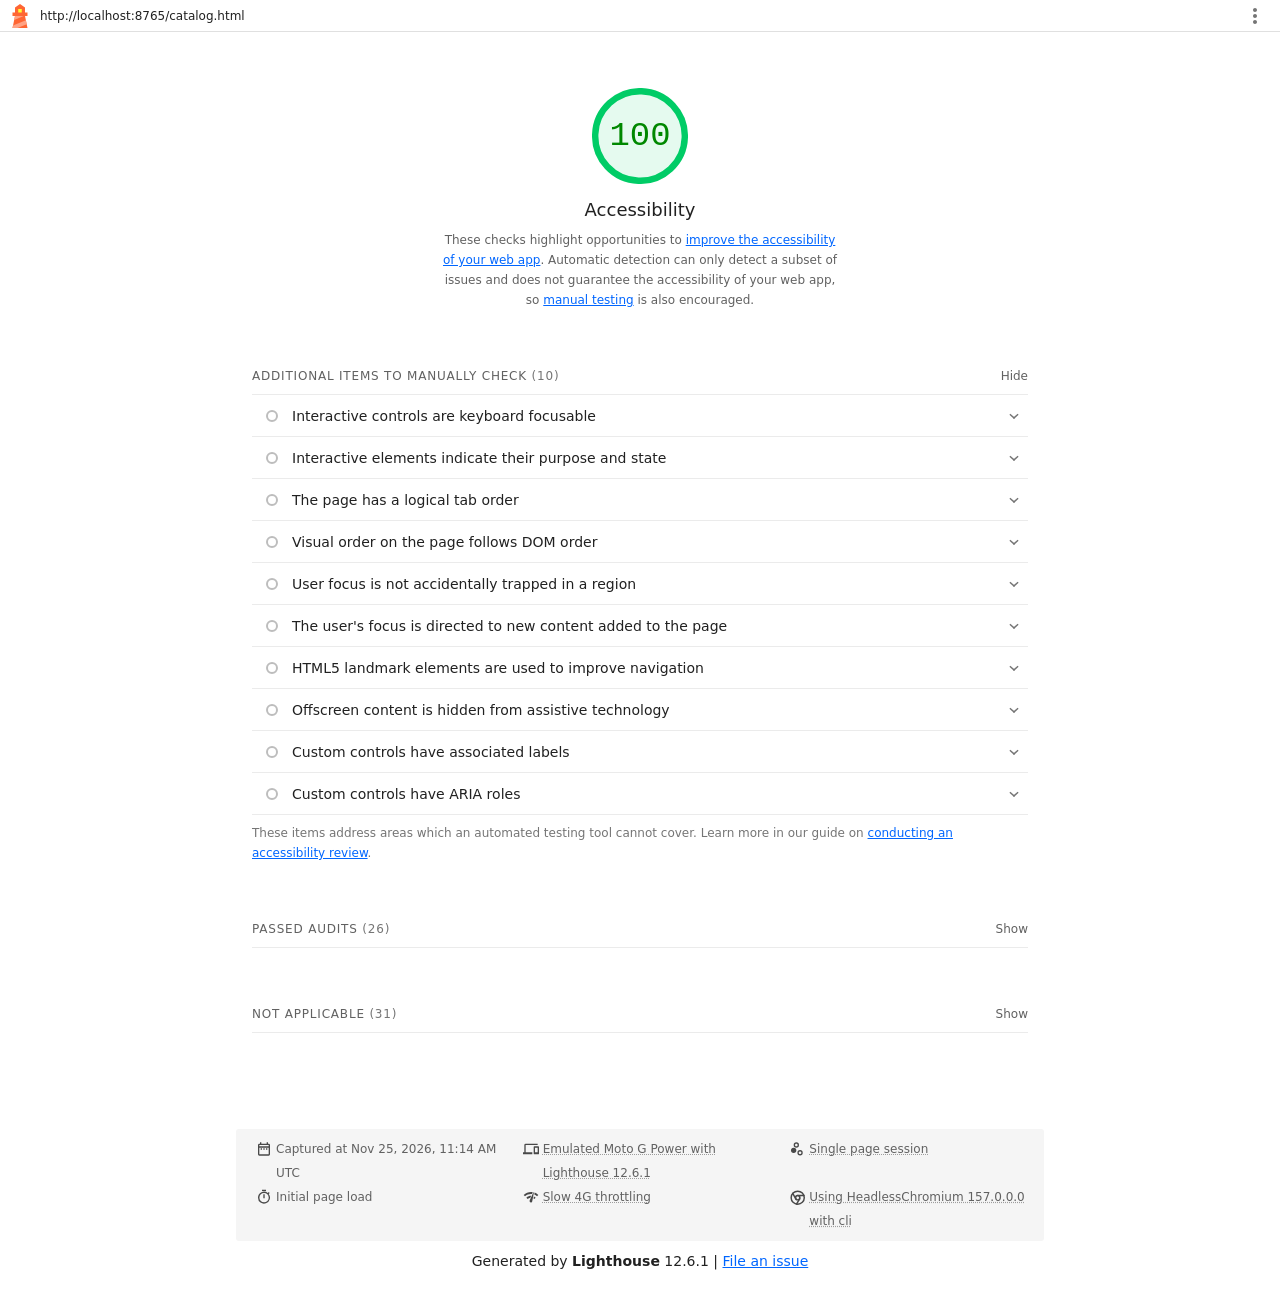
<file: lighthouse/catalog-accessibility.html>
<!--
@license
Copyright 2018 Google LLC
SPDX-License-Identifier: Apache-2.0
-->
<!doctype html>
<html lang="en">
<head>
  <meta charset="utf-8">
  <meta name="viewport" content="width=device-width, initial-scale=1, minimum-scale=1">
  <link rel="icon" href='data:image/svg+xml;utf8,<svg fill="none" xmlns="http://www.w3.org/2000/svg" viewBox="0 0 48 48"><path d="m14 7 10-7 10 7v10h5v7h-5l5 24H9l5-24H9v-7h5V7Z" fill="%23F63"/><path d="M31.561 24H14l-1.689 8.105L31.561 24ZM18.983 48H9l1.022-4.907L35.723 32.27l1.663 7.98L18.983 48Z" fill="%23FFA385"/><path fill="%23FF3" d="M20.5 10h7v7h-7z"/></svg>'>
  <title>Lighthouse Report</title>
  <style>body {margin: 0}</style>
</head>
<body>
  <noscript>Lighthouse report requires JavaScript. Please enable.</noscript>

  <div id="lh-log"></div>

  <script>window.__LIGHTHOUSE_JSON__ = {"lighthouseVersion":"12.6.1","requestedUrl":"http://localhost:8765/catalog.html","mainDocumentUrl":"http://localhost:8765/catalog.html","finalDisplayedUrl":"http://localhost:8765/catalog.html","finalUrl":"http://localhost:8765/catalog.html","fetchTime":"2026-11-25T11:14:48.197Z","gatherMode":"navigation","runWarnings":[],"userAgent":"Mozilla/5.0 (Macintosh; Intel Mac OS X 10_15_7) AppleWebKit/537.36 (KHTML, like Gecko) HeadlessChrome/157.0.0.0 Safari/537.36","environment":{"networkUserAgent":"Mozilla/5.0 (Linux; Android 11; moto g power (2022)) AppleWebKit/537.36 (KHTML, like Gecko) Chrome/136.0.0.0 Mobile Safari/537.36","hostUserAgent":"Mozilla/5.0 (Macintosh; Intel Mac OS X 10_15_7) AppleWebKit/537.36 (KHTML, like Gecko) HeadlessChrome/157.0.0.0 Safari/537.36","benchmarkIndex":2581.5,"credits":{"axe-core":"4.14.1"}},"audits":{"accesskeys":{"id":"accesskeys","title":"`[accesskey]` values are unique","description":"Access keys let users quickly focus a part of the page. For proper navigation, each access key must be unique. [Learn more about access keys](https://dequeuniversity.com/rules/axe/4.10/accesskeys).","score":null,"scoreDisplayMode":"notApplicable"},"aria-allowed-attr":{"id":"aria-allowed-attr","title":"`[aria-*]` attributes match their roles","description":"Each ARIA `role` supports a specific subset of `aria-*` attributes. Mismatching these invalidates the `aria-*` attributes. [Learn how to match ARIA attributes to their roles](https://dequeuniversity.com/rules/axe/4.10/aria-allowed-attr).","score":1,"scoreDisplayMode":"binary","details":{"type":"table","headings":[],"items":[]}},"aria-allowed-role":{"id":"aria-allowed-role","title":"Uses ARIA roles only on compatible elements","description":"Many HTML elements can only be assigned certain ARIA roles. Using ARIA roles where they are not allowed can interfere with the accessibility of the web page. [Learn more about ARIA roles](https://dequeuniversity.com/rules/axe/4.10/aria-allowed-role).","score":1,"scoreDisplayMode":"binary","details":{"type":"table","headings":[],"items":[]}},"aria-command-name":{"id":"aria-command-name","title":"`button`, `link`, and `menuitem` elements have accessible names","description":"When an element doesn't have an accessible name, screen readers announce it with a generic name, making it unusable for users who rely on screen readers. [Learn how to make command elements more accessible](https://dequeuniversity.com/rules/axe/4.10/aria-command-name).","score":null,"scoreDisplayMode":"notApplicable"},"aria-conditional-attr":{"id":"aria-conditional-attr","title":"ARIA attributes are used as specified for the element's role","description":"Some ARIA attributes are only allowed on an element under certain conditions. [Learn more about conditional ARIA attributes](https://dequeuniversity.com/rules/axe/4.10/aria-conditional-attr).","score":1,"scoreDisplayMode":"binary","details":{"type":"table","headings":[],"items":[]}},"aria-deprecated-role":{"id":"aria-deprecated-role","title":"Deprecated ARIA roles were not used","description":"Deprecated ARIA roles may not be processed correctly by assistive technology. [Learn more about deprecated ARIA roles](https://dequeuniversity.com/rules/axe/4.10/aria-deprecated-role).","score":1,"scoreDisplayMode":"binary","details":{"type":"table","headings":[],"items":[]}},"aria-dialog-name":{"id":"aria-dialog-name","title":"Elements with `role=\"dialog\"` or `role=\"alertdialog\"` have accessible names.","description":"ARIA dialog elements without accessible names may prevent screen readers users from discerning the purpose of these elements. [Learn how to make ARIA dialog elements more accessible](https://dequeuniversity.com/rules/axe/4.10/aria-dialog-name).","score":null,"scoreDisplayMode":"notApplicable"},"aria-hidden-body":{"id":"aria-hidden-body","title":"`[aria-hidden=\"true\"]` is not present on the document `\u003cbody>`","description":"Assistive technologies, like screen readers, work inconsistently when `aria-hidden=\"true\"` is set on the document `\u003cbody>`. [Learn how `aria-hidden` affects the document body](https://dequeuniversity.com/rules/axe/4.10/aria-hidden-body).","score":1,"scoreDisplayMode":"binary","details":{"type":"table","headings":[],"items":[]}},"aria-hidden-focus":{"id":"aria-hidden-focus","title":"`[aria-hidden=\"true\"]` elements do not contain focusable descendents","description":"Focusable descendents within an `[aria-hidden=\"true\"]` element prevent those interactive elements from being available to users of assistive technologies like screen readers. [Learn how `aria-hidden` affects focusable elements](https://dequeuniversity.com/rules/axe/4.10/aria-hidden-focus).","score":1,"scoreDisplayMode":"binary","details":{"type":"table","headings":[],"items":[]}},"aria-input-field-name":{"id":"aria-input-field-name","title":"ARIA input fields have accessible names","description":"When an input field doesn't have an accessible name, screen readers announce it with a generic name, making it unusable for users who rely on screen readers. [Learn more about input field labels](https://dequeuniversity.com/rules/axe/4.10/aria-input-field-name).","score":null,"scoreDisplayMode":"notApplicable"},"aria-meter-name":{"id":"aria-meter-name","title":"ARIA `meter` elements have accessible names","description":"When a meter element doesn't have an accessible name, screen readers announce it with a generic name, making it unusable for users who rely on screen readers. [Learn how to name `meter` elements](https://dequeuniversity.com/rules/axe/4.10/aria-meter-name).","score":null,"scoreDisplayMode":"notApplicable"},"aria-progressbar-name":{"id":"aria-progressbar-name","title":"ARIA `progressbar` elements have accessible names","description":"When a `progressbar` element doesn't have an accessible name, screen readers announce it with a generic name, making it unusable for users who rely on screen readers. [Learn how to label `progressbar` elements](https://dequeuniversity.com/rules/axe/4.10/aria-progressbar-name).","score":null,"scoreDisplayMode":"notApplicable"},"aria-prohibited-attr":{"id":"aria-prohibited-attr","title":"Elements use only permitted ARIA attributes","description":"Using ARIA attributes in roles where they are prohibited can mean that important information is not communicated to users of assistive technologies. [Learn more about prohibited ARIA roles](https://dequeuniversity.com/rules/axe/4.10/aria-prohibited-attr).","score":1,"scoreDisplayMode":"binary","details":{"type":"table","headings":[],"items":[]}},"aria-required-attr":{"id":"aria-required-attr","title":"`[role]`s have all required `[aria-*]` attributes","description":"Some ARIA roles have required attributes that describe the state of the element to screen readers. [Learn more about roles and required attributes](https://dequeuniversity.com/rules/axe/4.10/aria-required-attr).","score":1,"scoreDisplayMode":"binary","details":{"type":"table","headings":[],"items":[]}},"aria-required-children":{"id":"aria-required-children","title":"Elements with an ARIA `[role]` that require children to contain a specific `[role]` have all required children.","description":"Some ARIA parent roles must contain specific child roles to perform their intended accessibility functions. [Learn more about roles and required children elements](https://dequeuniversity.com/rules/axe/4.10/aria-required-children).","score":null,"scoreDisplayMode":"notApplicable"},"aria-required-parent":{"id":"aria-required-parent","title":"`[role]`s are contained by their required parent element","description":"Some ARIA child roles must be contained by specific parent roles to properly perform their intended accessibility functions. [Learn more about ARIA roles and required parent element](https://dequeuniversity.com/rules/axe/4.10/aria-required-parent).","score":null,"scoreDisplayMode":"notApplicable"},"aria-roles":{"id":"aria-roles","title":"`[role]` values are valid","description":"ARIA roles must have valid values in order to perform their intended accessibility functions. [Learn more about valid ARIA roles](https://dequeuniversity.com/rules/axe/4.10/aria-roles).","score":1,"scoreDisplayMode":"binary","details":{"type":"table","headings":[],"items":[]}},"aria-text":{"id":"aria-text","title":"Elements with the `role=text` attribute do not have focusable descendents.","description":"Adding `role=text` around a text node split by markup enables VoiceOver to treat it as one phrase, but the element's focusable descendents will not be announced. [Learn more about the `role=text` attribute](https://dequeuniversity.com/rules/axe/4.10/aria-text).","score":null,"scoreDisplayMode":"notApplicable"},"aria-toggle-field-name":{"id":"aria-toggle-field-name","title":"ARIA toggle fields have accessible names","description":"When a toggle field doesn't have an accessible name, screen readers announce it with a generic name, making it unusable for users who rely on screen readers. [Learn more about toggle fields](https://dequeuniversity.com/rules/axe/4.10/aria-toggle-field-name).","score":null,"scoreDisplayMode":"notApplicable"},"aria-tooltip-name":{"id":"aria-tooltip-name","title":"ARIA `tooltip` elements have accessible names","description":"When a tooltip element doesn't have an accessible name, screen readers announce it with a generic name, making it unusable for users who rely on screen readers. [Learn how to name `tooltip` elements](https://dequeuniversity.com/rules/axe/4.10/aria-tooltip-name).","score":null,"scoreDisplayMode":"notApplicable"},"aria-treeitem-name":{"id":"aria-treeitem-name","title":"ARIA `treeitem` elements have accessible names","description":"When a `treeitem` element doesn't have an accessible name, screen readers announce it with a generic name, making it unusable for users who rely on screen readers. [Learn more about labeling `treeitem` elements](https://dequeuniversity.com/rules/axe/4.10/aria-treeitem-name).","score":null,"scoreDisplayMode":"notApplicable"},"aria-valid-attr-value":{"id":"aria-valid-attr-value","title":"`[aria-*]` attributes have valid values","description":"Assistive technologies, like screen readers, can't interpret ARIA attributes with invalid values. [Learn more about valid values for ARIA attributes](https://dequeuniversity.com/rules/axe/4.10/aria-valid-attr-value).","score":1,"scoreDisplayMode":"binary","details":{"type":"table","headings":[],"items":[]}},"aria-valid-attr":{"id":"aria-valid-attr","title":"`[aria-*]` attributes are valid and not misspelled","description":"Assistive technologies, like screen readers, can't interpret ARIA attributes with invalid names. [Learn more about valid ARIA attributes](https://dequeuniversity.com/rules/axe/4.10/aria-valid-attr).","score":1,"scoreDisplayMode":"binary","details":{"type":"table","headings":[],"items":[]}},"button-name":{"id":"button-name","title":"Buttons have an accessible name","description":"When a button doesn't have an accessible name, screen readers announce it as \"button\", making it unusable for users who rely on screen readers. [Learn how to make buttons more accessible](https://dequeuniversity.com/rules/axe/4.10/button-name).","score":1,"scoreDisplayMode":"binary","details":{"type":"table","headings":[],"items":[]}},"bypass":{"id":"bypass","title":"The page contains a heading, skip link, or landmark region","description":"Adding ways to bypass repetitive content lets keyboard users navigate the page more efficiently. [Learn more about bypass blocks](https://dequeuniversity.com/rules/axe/4.10/bypass).","score":null,"scoreDisplayMode":"notApplicable"},"color-contrast":{"id":"color-contrast","title":"Background and foreground colors have a sufficient contrast ratio","description":"Low-contrast text is difficult or impossible for many users to read. [Learn how to provide sufficient color contrast](https://dequeuniversity.com/rules/axe/4.10/color-contrast).","score":1,"scoreDisplayMode":"binary","details":{"type":"table","headings":[],"items":[]}},"definition-list":{"id":"definition-list","title":"`\u003cdl>`'s contain only properly-ordered `\u003cdt>` and `\u003cdd>` groups, `\u003cscript>`, `\u003ctemplate>` or `\u003cdiv>` elements.","description":"When definition lists are not properly marked up, screen readers may produce confusing or inaccurate output. [Learn how to structure definition lists correctly](https://dequeuniversity.com/rules/axe/4.10/definition-list).","score":null,"scoreDisplayMode":"notApplicable"},"dlitem":{"id":"dlitem","title":"Definition list items are wrapped in `\u003cdl>` elements","description":"Definition list items (`\u003cdt>` and `\u003cdd>`) must be wrapped in a parent `\u003cdl>` element to ensure that screen readers can properly announce them. [Learn how to structure definition lists correctly](https://dequeuniversity.com/rules/axe/4.10/dlitem).","score":null,"scoreDisplayMode":"notApplicable"},"document-title":{"id":"document-title","title":"Document has a `\u003ctitle>` element","description":"The title gives screen reader users an overview of the page, and search engine users rely on it heavily to determine if a page is relevant to their search. [Learn more about document titles](https://dequeuniversity.com/rules/axe/4.10/document-title).","score":1,"scoreDisplayMode":"binary","details":{"type":"table","headings":[],"items":[]}},"duplicate-id-aria":{"id":"duplicate-id-aria","title":"ARIA IDs are unique","description":"The value of an ARIA ID must be unique to prevent other instances from being overlooked by assistive technologies. [Learn how to fix duplicate ARIA IDs](https://dequeuniversity.com/rules/axe/4.10/duplicate-id-aria).","score":null,"scoreDisplayMode":"notApplicable"},"empty-heading":{"id":"empty-heading","title":"All heading elements contain content.","description":"A heading with no content or inaccessible text prevent screen reader users from accessing information on the page's structure. [Learn more about headings](https://dequeuniversity.com/rules/axe/4.10/empty-heading).","score":null,"scoreDisplayMode":"notApplicable"},"form-field-multiple-labels":{"id":"form-field-multiple-labels","title":"No form fields have multiple labels","description":"Form fields with multiple labels can be confusingly announced by assistive technologies like screen readers which use either the first, the last, or all of the labels. [Learn how to use form labels](https://dequeuniversity.com/rules/axe/4.10/form-field-multiple-labels).","score":null,"scoreDisplayMode":"notApplicable"},"frame-title":{"id":"frame-title","title":"`\u003cframe>` or `\u003ciframe>` elements have a title","description":"Screen reader users rely on frame titles to describe the contents of frames. [Learn more about frame titles](https://dequeuniversity.com/rules/axe/4.10/frame-title).","score":null,"scoreDisplayMode":"notApplicable"},"heading-order":{"id":"heading-order","title":"Heading elements appear in a sequentially-descending order","description":"Properly ordered headings that do not skip levels convey the semantic structure of the page, making it easier to navigate and understand when using assistive technologies. [Learn more about heading order](https://dequeuniversity.com/rules/axe/4.10/heading-order).","score":1,"scoreDisplayMode":"binary","details":{"type":"table","headings":[],"items":[]}},"html-has-lang":{"id":"html-has-lang","title":"`\u003chtml>` element has a `[lang]` attribute","description":"If a page doesn't specify a `lang` attribute, a screen reader assumes that the page is in the default language that the user chose when setting up the screen reader. If the page isn't actually in the default language, then the screen reader might not announce the page's text correctly. [Learn more about the `lang` attribute](https://dequeuniversity.com/rules/axe/4.10/html-has-lang).","score":1,"scoreDisplayMode":"binary","details":{"type":"table","headings":[],"items":[]}},"html-lang-valid":{"id":"html-lang-valid","title":"`\u003chtml>` element has a valid value for its `[lang]` attribute","description":"Specifying a valid [BCP 47 language](https://www.w3.org/International/questions/qa-choosing-language-tags#question) helps screen readers announce text properly. [Learn how to use the `lang` attribute](https://dequeuniversity.com/rules/axe/4.10/html-lang-valid).","score":1,"scoreDisplayMode":"binary","details":{"type":"table","headings":[],"items":[]}},"html-xml-lang-mismatch":{"id":"html-xml-lang-mismatch","title":"`\u003chtml>` element has an `[xml:lang]` attribute with the same base language as the `[lang]` attribute.","description":"If the webpage does not specify a consistent language, then the screen reader might not announce the page's text correctly. [Learn more about the `lang` attribute](https://dequeuniversity.com/rules/axe/4.10/html-xml-lang-mismatch).","score":null,"scoreDisplayMode":"notApplicable"},"identical-links-same-purpose":{"id":"identical-links-same-purpose","title":"Identical links have the same purpose.","description":"Links with the same destination should have the same description, to help users understand the link's purpose and decide whether to follow it. [Learn more about identical links](https://dequeuniversity.com/rules/axe/4.10/identical-links-same-purpose).","score":null,"scoreDisplayMode":"notApplicable"},"image-alt":{"id":"image-alt","title":"Image elements have `[alt]` attributes","description":"Informative elements should aim for short, descriptive alternate text. Decorative elements can be ignored with an empty alt attribute. [Learn more about the `alt` attribute](https://dequeuniversity.com/rules/axe/4.10/image-alt).","score":1,"scoreDisplayMode":"binary","details":{"type":"table","headings":[],"items":[]}},"image-redundant-alt":{"id":"image-redundant-alt","title":"Image elements do not have `[alt]` attributes that are redundant text.","description":"Informative elements should aim for short, descriptive alternative text. Alternative text that is exactly the same as the text adjacent to the link or image is potentially confusing for screen reader users, because the text will be read twice. [Learn more about the `alt` attribute](https://dequeuniversity.com/rules/axe/4.10/image-redundant-alt).","score":1,"scoreDisplayMode":"binary","details":{"type":"table","headings":[],"items":[]}},"input-button-name":{"id":"input-button-name","title":"Input buttons have discernible text.","description":"Adding discernable and accessible text to input buttons may help screen reader users understand the purpose of the input button. [Learn more about input buttons](https://dequeuniversity.com/rules/axe/4.10/input-button-name).","score":null,"scoreDisplayMode":"notApplicable"},"input-image-alt":{"id":"input-image-alt","title":"`\u003cinput type=\"image\">` elements have `[alt]` text","description":"When an image is being used as an `\u003cinput>` button, providing alternative text can help screen reader users understand the purpose of the button. [Learn about input image alt text](https://dequeuniversity.com/rules/axe/4.10/input-image-alt).","score":null,"scoreDisplayMode":"notApplicable"},"label-content-name-mismatch":{"id":"label-content-name-mismatch","title":"Elements with visible text labels have matching accessible names.","description":"Visible text labels that do not match the accessible name can result in a confusing experience for screen reader users. [Learn more about accessible names](https://dequeuniversity.com/rules/axe/4.10/label-content-name-mismatch).","score":1,"scoreDisplayMode":"binary","details":{"type":"table","headings":[],"items":[]}},"label":{"id":"label","title":"Form elements have associated labels","description":"Labels ensure that form controls are announced properly by assistive technologies, like screen readers. [Learn more about form element labels](https://dequeuniversity.com/rules/axe/4.10/label).","score":1,"scoreDisplayMode":"binary","details":{"type":"table","headings":[],"items":[]}},"landmark-one-main":{"id":"landmark-one-main","title":"Document has a main landmark.","description":"One main landmark helps screen reader users navigate a web page. [Learn more about landmarks](https://dequeuniversity.com/rules/axe/4.10/landmark-one-main).","score":null,"scoreDisplayMode":"notApplicable"},"link-name":{"id":"link-name","title":"Links have a discernible name","description":"Link text (and alternate text for images, when used as links) that is discernible, unique, and focusable improves the navigation experience for screen reader users. [Learn how to make links accessible](https://dequeuniversity.com/rules/axe/4.10/link-name).","score":1,"scoreDisplayMode":"binary","details":{"type":"table","headings":[],"items":[]}},"link-in-text-block":{"id":"link-in-text-block","title":"Links are distinguishable without relying on color.","description":"Low-contrast text is difficult or impossible for many users to read. Link text that is discernible improves the experience for users with low vision. [Learn how to make links distinguishable](https://dequeuniversity.com/rules/axe/4.10/link-in-text-block).","score":null,"scoreDisplayMode":"notApplicable"},"list":{"id":"list","title":"Lists contain only `\u003cli>` elements and script supporting elements (`\u003cscript>` and `\u003ctemplate>`).","description":"Screen readers have a specific way of announcing lists. Ensuring proper list structure aids screen reader output. [Learn more about proper list structure](https://dequeuniversity.com/rules/axe/4.10/list).","score":1,"scoreDisplayMode":"binary","details":{"type":"table","headings":[],"items":[]}},"listitem":{"id":"listitem","title":"List items (`\u003cli>`) are contained within `\u003cul>`, `\u003col>` or `\u003cmenu>` parent elements","description":"Screen readers require list items (`\u003cli>`) to be contained within a parent `\u003cul>`, `\u003col>` or `\u003cmenu>` to be announced properly. [Learn more about proper list structure](https://dequeuniversity.com/rules/axe/4.10/listitem).","score":1,"scoreDisplayMode":"binary","details":{"type":"table","headings":[],"items":[]}},"meta-refresh":{"id":"meta-refresh","title":"The document does not use `\u003cmeta http-equiv=\"refresh\">`","description":"Users do not expect a page to refresh automatically, and doing so will move focus back to the top of the page. This may create a frustrating or confusing experience. [Learn more about the refresh meta tag](https://dequeuniversity.com/rules/axe/4.10/meta-refresh).","score":null,"scoreDisplayMode":"notApplicable"},"meta-viewport":{"id":"meta-viewport","title":"`[user-scalable=\"no\"]` is not used in the `\u003cmeta name=\"viewport\">` element and the `[maximum-scale]` attribute is not less than 5.","description":"Disabling zooming is problematic for users with low vision who rely on screen magnification to properly see the contents of a web page. [Learn more about the viewport meta tag](https://dequeuniversity.com/rules/axe/4.10/meta-viewport).","score":1,"scoreDisplayMode":"binary","details":{"type":"table","headings":[],"items":[]}},"object-alt":{"id":"object-alt","title":"`\u003cobject>` elements have alternate text","description":"Screen readers cannot translate non-text content. Adding alternate text to `\u003cobject>` elements helps screen readers convey meaning to users. [Learn more about alt text for `object` elements](https://dequeuniversity.com/rules/axe/4.10/object-alt).","score":null,"scoreDisplayMode":"notApplicable"},"select-name":{"id":"select-name","title":"Select elements have associated label elements.","description":"Form elements without effective labels can create frustrating experiences for screen reader users. [Learn more about the `select` element](https://dequeuniversity.com/rules/axe/4.10/select-name).","score":null,"scoreDisplayMode":"notApplicable"},"skip-link":{"id":"skip-link","title":"Skip links are focusable.","description":"Including a skip link can help users skip to the main content to save time. [Learn more about skip links](https://dequeuniversity.com/rules/axe/4.10/skip-link).","score":1,"scoreDisplayMode":"binary","details":{"type":"table","headings":[],"items":[]}},"tabindex":{"id":"tabindex","title":"No element has a `[tabindex]` value greater than 0","description":"A value greater than 0 implies an explicit navigation ordering. Although technically valid, this often creates frustrating experiences for users who rely on assistive technologies. [Learn more about the `tabindex` attribute](https://dequeuniversity.com/rules/axe/4.10/tabindex).","score":null,"scoreDisplayMode":"notApplicable"},"table-duplicate-name":{"id":"table-duplicate-name","title":"Tables have different content in the summary attribute and `\u003ccaption>`.","description":"The summary attribute should describe the table structure, while `\u003ccaption>` should have the onscreen title. Accurate table mark-up helps users of screen readers. [Learn more about summary and caption](https://dequeuniversity.com/rules/axe/4.10/table-duplicate-name).","score":null,"scoreDisplayMode":"notApplicable"},"table-fake-caption":{"id":"table-fake-caption","title":"Tables use `\u003ccaption>` instead of cells with the `[colspan]` attribute to indicate a caption.","description":"Screen readers have features to make navigating tables easier. Ensuring that tables use the actual caption element instead of cells with the `[colspan]` attribute may improve the experience for screen reader users. [Learn more about captions](https://dequeuniversity.com/rules/axe/4.10/table-fake-caption).","score":null,"scoreDisplayMode":"notApplicable"},"target-size":{"id":"target-size","title":"Touch targets have sufficient size and spacing.","description":"Touch targets with sufficient size and spacing help users who may have difficulty targeting small controls to activate the targets. [Learn more about touch targets](https://dequeuniversity.com/rules/axe/4.10/target-size).","score":1,"scoreDisplayMode":"binary","details":{"type":"table","headings":[],"items":[]}},"td-has-header":{"id":"td-has-header","title":"`\u003ctd>` elements in a large `\u003ctable>` have one or more table headers.","description":"Screen readers have features to make navigating tables easier. Ensuring that `\u003ctd>` elements in a large table (3 or more cells in width and height) have an associated table header may improve the experience for screen reader users. [Learn more about table headers](https://dequeuniversity.com/rules/axe/4.10/td-has-header).","score":null,"scoreDisplayMode":"notApplicable"},"td-headers-attr":{"id":"td-headers-attr","title":"Cells in a `\u003ctable>` element that use the `[headers]` attribute refer to table cells within the same table.","description":"Screen readers have features to make navigating tables easier. Ensuring `\u003ctd>` cells using the `[headers]` attribute only refer to other cells in the same table may improve the experience for screen reader users. [Learn more about the `headers` attribute](https://dequeuniversity.com/rules/axe/4.10/td-headers-attr).","score":null,"scoreDisplayMode":"notApplicable"},"th-has-data-cells":{"id":"th-has-data-cells","title":"`\u003cth>` elements and elements with `[role=\"columnheader\"/\"rowheader\"]` have data cells they describe.","description":"Screen readers have features to make navigating tables easier. Ensuring table headers always refer to some set of cells may improve the experience for screen reader users. [Learn more about table headers](https://dequeuniversity.com/rules/axe/4.10/th-has-data-cells).","score":null,"scoreDisplayMode":"notApplicable"},"valid-lang":{"id":"valid-lang","title":"`[lang]` attributes have a valid value","description":"Specifying a valid [BCP 47 language](https://www.w3.org/International/questions/qa-choosing-language-tags#question) on elements helps ensure that text is pronounced correctly by a screen reader. [Learn how to use the `lang` attribute](https://dequeuniversity.com/rules/axe/4.10/valid-lang).","score":null,"scoreDisplayMode":"notApplicable"},"video-caption":{"id":"video-caption","title":"`\u003cvideo>` elements contain a `\u003ctrack>` element with `[kind=\"captions\"]`","description":"When a video provides a caption it is easier for deaf and hearing impaired users to access its information. [Learn more about video captions](https://dequeuniversity.com/rules/axe/4.10/video-caption).","score":null,"scoreDisplayMode":"notApplicable"},"custom-controls-labels":{"id":"custom-controls-labels","title":"Custom controls have associated labels","description":"Custom interactive controls have associated labels, provided by aria-label or aria-labelledby. [Learn more about custom controls and labels](https://developer.chrome.com/docs/lighthouse/accessibility/custom-controls-labels/).","score":null,"scoreDisplayMode":"manual"},"custom-controls-roles":{"id":"custom-controls-roles","title":"Custom controls have ARIA roles","description":"Custom interactive controls have appropriate ARIA roles. [Learn how to add roles to custom controls](https://developer.chrome.com/docs/lighthouse/accessibility/custom-control-roles/).","score":null,"scoreDisplayMode":"manual"},"focus-traps":{"id":"focus-traps","title":"User focus is not accidentally trapped in a region","description":"A user can tab into and out of any control or region without accidentally trapping their focus. [Learn how to avoid focus traps](https://developer.chrome.com/docs/lighthouse/accessibility/focus-traps/).","score":null,"scoreDisplayMode":"manual"},"focusable-controls":{"id":"focusable-controls","title":"Interactive controls are keyboard focusable","description":"Custom interactive controls are keyboard focusable and display a focus indicator. [Learn how to make custom controls focusable](https://developer.chrome.com/docs/lighthouse/accessibility/focusable-controls/).","score":null,"scoreDisplayMode":"manual"},"interactive-element-affordance":{"id":"interactive-element-affordance","title":"Interactive elements indicate their purpose and state","description":"Interactive elements, such as links and buttons, should indicate their state and be distinguishable from non-interactive elements. [Learn how to decorate interactive elements with affordance hints](https://developer.chrome.com/docs/lighthouse/accessibility/interactive-element-affordance/).","score":null,"scoreDisplayMode":"manual"},"logical-tab-order":{"id":"logical-tab-order","title":"The page has a logical tab order","description":"Tabbing through the page follows the visual layout. Users cannot focus elements that are offscreen. [Learn more about logical tab ordering](https://developer.chrome.com/docs/lighthouse/accessibility/logical-tab-order/).","score":null,"scoreDisplayMode":"manual"},"managed-focus":{"id":"managed-focus","title":"The user's focus is directed to new content added to the page","description":"If new content, such as a dialog, is added to the page, the user's focus is directed to it. [Learn how to direct focus to new content](https://developer.chrome.com/docs/lighthouse/accessibility/managed-focus/).","score":null,"scoreDisplayMode":"manual"},"offscreen-content-hidden":{"id":"offscreen-content-hidden","title":"Offscreen content is hidden from assistive technology","description":"Offscreen content is hidden with display: none or aria-hidden=true. [Learn how to properly hide offscreen content](https://developer.chrome.com/docs/lighthouse/accessibility/offscreen-content-hidden/).","score":null,"scoreDisplayMode":"manual"},"use-landmarks":{"id":"use-landmarks","title":"HTML5 landmark elements are used to improve navigation","description":"Landmark elements (`\u003cmain>`, `\u003cnav>`, etc.) are used to improve the keyboard navigation of the page for assistive technology. [Learn more about landmark elements](https://developer.chrome.com/docs/lighthouse/accessibility/use-landmarks/).","score":null,"scoreDisplayMode":"manual"},"visual-order-follows-dom":{"id":"visual-order-follows-dom","title":"Visual order on the page follows DOM order","description":"DOM order matches the visual order, improving navigation for assistive technology. [Learn more about DOM and visual ordering](https://developer.chrome.com/docs/lighthouse/accessibility/visual-order-follows-dom/).","score":null,"scoreDisplayMode":"manual"}},"configSettings":{"output":["html","json"],"maxWaitForFcp":30000,"maxWaitForLoad":45000,"pauseAfterFcpMs":1000,"pauseAfterLoadMs":1000,"networkQuietThresholdMs":1000,"cpuQuietThresholdMs":1000,"formFactor":"mobile","throttling":{"rttMs":150,"throughputKbps":1638.4,"requestLatencyMs":562.5,"downloadThroughputKbps":1474.5600000000002,"uploadThroughputKbps":675,"cpuSlowdownMultiplier":4},"throttlingMethod":"simulate","screenEmulation":{"mobile":true,"width":412,"height":823,"deviceScaleFactor":1.75,"disabled":false},"emulatedUserAgent":"Mozilla/5.0 (Linux; Android 11; moto g power (2022)) AppleWebKit/537.36 (KHTML, like Gecko) Chrome/136.0.0.0 Mobile Safari/537.36","auditMode":false,"gatherMode":false,"clearStorageTypes":["file_systems","shader_cache","service_workers","cache_storage"],"disableStorageReset":false,"debugNavigation":false,"channel":"cli","usePassiveGathering":false,"disableFullPageScreenshot":false,"skipAboutBlank":false,"blankPage":"about:blank","ignoreStatusCode":false,"locale":"en-US","blockedUrlPatterns":null,"additionalTraceCategories":null,"extraHeaders":null,"precomputedLanternData":null,"onlyAudits":null,"onlyCategories":["accessibility"],"skipAudits":null},"categories":{"accessibility":{"title":"Accessibility","description":"These checks highlight opportunities to [improve the accessibility of your web app](https://developer.chrome.com/docs/lighthouse/accessibility/). Automatic detection can only detect a subset of issues and does not guarantee the accessibility of your web app, so [manual testing](https://web.dev/articles/how-to-review) is also encouraged.","manualDescription":"These items address areas which an automated testing tool cannot cover. Learn more in our guide on [conducting an accessibility review](https://web.dev/articles/how-to-review).","supportedModes":["navigation","snapshot"],"auditRefs":[{"id":"accesskeys","weight":0,"group":"a11y-navigation"},{"id":"aria-allowed-attr","weight":10,"group":"a11y-aria"},{"id":"aria-allowed-role","weight":1,"group":"a11y-aria"},{"id":"aria-command-name","weight":0,"group":"a11y-aria"},{"id":"aria-conditional-attr","weight":7,"group":"a11y-aria"},{"id":"aria-deprecated-role","weight":1,"group":"a11y-aria"},{"id":"aria-dialog-name","weight":0,"group":"a11y-aria"},{"id":"aria-hidden-body","weight":10,"group":"a11y-aria"},{"id":"aria-hidden-focus","weight":7,"group":"a11y-aria"},{"id":"aria-input-field-name","weight":0,"group":"a11y-aria"},{"id":"aria-meter-name","weight":0,"group":"a11y-aria"},{"id":"aria-progressbar-name","weight":0,"group":"a11y-aria"},{"id":"aria-prohibited-attr","weight":7,"group":"a11y-aria"},{"id":"aria-required-attr","weight":10,"group":"a11y-aria"},{"id":"aria-required-children","weight":0,"group":"a11y-aria"},{"id":"aria-required-parent","weight":0,"group":"a11y-aria"},{"id":"aria-roles","weight":7,"group":"a11y-aria"},{"id":"aria-text","weight":0,"group":"a11y-aria"},{"id":"aria-toggle-field-name","weight":0,"group":"a11y-aria"},{"id":"aria-tooltip-name","weight":0,"group":"a11y-aria"},{"id":"aria-treeitem-name","weight":0,"group":"a11y-aria"},{"id":"aria-valid-attr-value","weight":10,"group":"a11y-aria"},{"id":"aria-valid-attr","weight":10,"group":"a11y-aria"},{"id":"button-name","weight":10,"group":"a11y-names-labels"},{"id":"bypass","weight":0,"group":"a11y-navigation"},{"id":"color-contrast","weight":7,"group":"a11y-color-contrast"},{"id":"definition-list","weight":0,"group":"a11y-tables-lists"},{"id":"dlitem","weight":0,"group":"a11y-tables-lists"},{"id":"document-title","weight":7,"group":"a11y-names-labels"},{"id":"duplicate-id-aria","weight":0,"group":"a11y-aria"},{"id":"form-field-multiple-labels","weight":0,"group":"a11y-names-labels"},{"id":"frame-title","weight":0,"group":"a11y-names-labels"},{"id":"heading-order","weight":3,"group":"a11y-navigation"},{"id":"html-has-lang","weight":7,"group":"a11y-language"},{"id":"html-lang-valid","weight":7,"group":"a11y-language"},{"id":"html-xml-lang-mismatch","weight":0,"group":"a11y-language"},{"id":"image-alt","weight":10,"group":"a11y-names-labels"},{"id":"image-redundant-alt","weight":1,"group":"a11y-names-labels"},{"id":"input-button-name","weight":0,"group":"a11y-names-labels"},{"id":"input-image-alt","weight":0,"group":"a11y-names-labels"},{"id":"label","weight":7,"group":"a11y-names-labels"},{"id":"link-in-text-block","weight":0,"group":"a11y-color-contrast"},{"id":"link-name","weight":7,"group":"a11y-names-labels"},{"id":"list","weight":7,"group":"a11y-tables-lists"},{"id":"listitem","weight":7,"group":"a11y-tables-lists"},{"id":"meta-refresh","weight":0,"group":"a11y-best-practices"},{"id":"meta-viewport","weight":10,"group":"a11y-best-practices"},{"id":"object-alt","weight":0,"group":"a11y-names-labels"},{"id":"select-name","weight":0,"group":"a11y-names-labels"},{"id":"skip-link","weight":3,"group":"a11y-names-labels"},{"id":"tabindex","weight":0,"group":"a11y-navigation"},{"id":"table-duplicate-name","weight":0,"group":"a11y-tables-lists"},{"id":"target-size","weight":7,"group":"a11y-best-practices"},{"id":"td-headers-attr","weight":0,"group":"a11y-tables-lists"},{"id":"th-has-data-cells","weight":0,"group":"a11y-tables-lists"},{"id":"valid-lang","weight":0,"group":"a11y-language"},{"id":"video-caption","weight":0,"group":"a11y-audio-video"},{"id":"focusable-controls","weight":0},{"id":"interactive-element-affordance","weight":0},{"id":"logical-tab-order","weight":0},{"id":"visual-order-follows-dom","weight":0},{"id":"focus-traps","weight":0},{"id":"managed-focus","weight":0},{"id":"use-landmarks","weight":0},{"id":"offscreen-content-hidden","weight":0},{"id":"custom-controls-labels","weight":0},{"id":"custom-controls-roles","weight":0},{"id":"empty-heading","weight":0,"group":"hidden"},{"id":"identical-links-same-purpose","weight":0,"group":"hidden"},{"id":"landmark-one-main","weight":0,"group":"hidden"},{"id":"label-content-name-mismatch","weight":0,"group":"hidden"},{"id":"table-fake-caption","weight":0,"group":"hidden"},{"id":"td-has-header","weight":0,"group":"hidden"}],"id":"accessibility","score":1}},"categoryGroups":{"metrics":{"title":"Metrics"},"insights":{"title":"Insights","description":"These insights are also available in the Chrome DevTools Performance Panel - [record a trace](https://developer.chrome.com/docs/devtools/performance/reference) to view more detailed information."},"diagnostics":{"title":"Diagnostics","description":"More information about the performance of your application. These numbers don't [directly affect](https://developer.chrome.com/docs/lighthouse/performance/performance-scoring/) the Performance score."},"a11y-best-practices":{"title":"Best practices","description":"These items highlight common accessibility best practices."},"a11y-color-contrast":{"title":"Contrast","description":"These are opportunities to improve the legibility of your content."},"a11y-names-labels":{"title":"Names and labels","description":"These are opportunities to improve the semantics of the controls in your application. This may enhance the experience for users of assistive technology, like a screen reader."},"a11y-navigation":{"title":"Navigation","description":"These are opportunities to improve keyboard navigation in your application."},"a11y-aria":{"title":"ARIA","description":"These are opportunities to improve the usage of ARIA in your application which may enhance the experience for users of assistive technology, like a screen reader."},"a11y-language":{"title":"Internationalization and localization","description":"These are opportunities to improve the interpretation of your content by users in different locales."},"a11y-audio-video":{"title":"Audio and video","description":"These are opportunities to provide alternative content for audio and video. This may improve the experience for users with hearing or vision impairments."},"a11y-tables-lists":{"title":"Tables and lists","description":"These are opportunities to improve the experience of reading tabular or list data using assistive technology, like a screen reader."},"seo-mobile":{"title":"Mobile Friendly","description":"Make sure your pages are mobile friendly so users don’t have to pinch or zoom in order to read the content pages. [Learn how to make pages mobile-friendly](https://developers.google.com/search/mobile-sites/)."},"seo-content":{"title":"Content Best Practices","description":"Format your HTML in a way that enables crawlers to better understand your app’s content."},"seo-crawl":{"title":"Crawling and Indexing","description":"To appear in search results, crawlers need access to your app."},"best-practices-trust-safety":{"title":"Trust and Safety"},"best-practices-ux":{"title":"User Experience"},"best-practices-browser-compat":{"title":"Browser Compatibility"},"best-practices-general":{"title":"General"},"hidden":{"title":""}},"stackPacks":[],"entities":[{"name":"localhost","origins":["http://localhost:8765"],"isFirstParty":true,"isUnrecognized":true},{"name":"Google Fonts","homepage":"https://fonts.google.com/","origins":["https://fonts.googleapis.com","https://fonts.gstatic.com"],"category":"cdn"}],"fullPageScreenshot":{"screenshot":{"data":"[data-uri]","width":412,"height":6947},"nodes":{"1-0-A":{"id":"","top":6116,"bottom":6152,"left":16,"right":77,"width":61,"height":36}}},"timing":{"entries":[{"startTime":864.65,"name":"lh:config","duration":242.78,"entryType":"measure"},{"startTime":866.14,"name":"lh:config:resolveArtifactsToDefns","duration":29.53,"entryType":"measure"},{"startTime":1107.5,"name":"lh:runner:gather","duration":5504.59,"entryType":"measure"},{"startTime":1150.84,"name":"lh:driver:connect","duration":2.93,"entryType":"measure"},{"startTime":1153.92,"name":"lh:driver:navigate","duration":4.05,"entryType":"measure"},{"startTime":1158.15,"name":"lh:gather:getBenchmarkIndex","duration":1002.32,"entryType":"measure"},{"startTime":2160.57,"name":"lh:gather:getVersion","duration":0.51,"entryType":"measure"},{"startTime":2161.55,"name":"lh:prepare:navigationMode","duration":28.73,"entryType":"measure"},{"startTime":2170.56,"name":"lh:storage:clearDataForOrigin","duration":13.3,"entryType":"measure"},{"startTime":2183.92,"name":"lh:storage:clearBrowserCaches","duration":5.69,"entryType":"measure"},{"startTime":2189.92,"name":"lh:gather:prepareThrottlingAndNetwork","duration":0.33,"entryType":"measure"},{"startTime":2191.96,"name":"lh:driver:navigate","duration":2947.61,"entryType":"measure"},{"startTime":5144.21,"name":"lh:computed:NetworkRecords","duration":1.48,"entryType":"measure"},{"startTime":5146.38,"name":"lh:gather:getArtifact:DevtoolsLog","duration":0.03,"entryType":"measure"},{"startTime":5146.43,"name":"lh:gather:getArtifact:Accessibility","duration":163.93,"entryType":"measure"},{"startTime":5310.48,"name":"lh:gather:getArtifact:NetworkUserAgent","duration":0.04,"entryType":"measure"},{"startTime":5310.53,"name":"lh:gather:getArtifact:Stacks","duration":6.54,"entryType":"measure"},{"startTime":5310.57,"name":"lh:gather:collectStacks","duration":6.49,"entryType":"measure"},{"startTime":5317.08,"name":"lh:gather:getArtifact:FullPageScreenshot","duration":1277.69,"entryType":"measure"},{"startTime":6612.23,"name":"lh:runner:audit","duration":54.82,"entryType":"measure"},{"startTime":6612.28,"name":"lh:runner:auditing","duration":54.59,"entryType":"measure"},{"startTime":6613,"name":"lh:audit:accesskeys","duration":0.49,"entryType":"measure"},{"startTime":6613.59,"name":"lh:audit:aria-allowed-attr","duration":1.24,"entryType":"measure"},{"startTime":6614.95,"name":"lh:audit:aria-allowed-role","duration":1,"entryType":"measure"},{"startTime":6616.04,"name":"lh:audit:aria-command-name","duration":0.3,"entryType":"measure"},{"startTime":6616.43,"name":"lh:audit:aria-conditional-attr","duration":0.97,"entryType":"measure"},{"startTime":6617.48,"name":"lh:audit:aria-deprecated-role","duration":0.94,"entryType":"measure"},{"startTime":6618.52,"name":"lh:audit:aria-dialog-name","duration":0.36,"entryType":"measure"},{"startTime":6618.97,"name":"lh:audit:aria-hidden-body","duration":1.1,"entryType":"measure"},{"startTime":6620.19,"name":"lh:audit:aria-hidden-focus","duration":1.42,"entryType":"measure"},{"startTime":6621.72,"name":"lh:audit:aria-input-field-name","duration":0.47,"entryType":"measure"},{"startTime":6622.28,"name":"lh:audit:aria-meter-name","duration":0.66,"entryType":"measure"},{"startTime":6623.03,"name":"lh:audit:aria-progressbar-name","duration":0.44,"entryType":"measure"},{"startTime":6623.55,"name":"lh:audit:aria-prohibited-attr","duration":0.93,"entryType":"measure"},{"startTime":6624.55,"name":"lh:audit:aria-required-attr","duration":0.83,"entryType":"measure"},{"startTime":6625.46,"name":"lh:audit:aria-required-children","duration":0.38,"entryType":"measure"},{"startTime":6625.91,"name":"lh:audit:aria-required-parent","duration":0.36,"entryType":"measure"},{"startTime":6626.33,"name":"lh:audit:aria-roles","duration":0.8,"entryType":"measure"},{"startTime":6627.2,"name":"lh:audit:aria-text","duration":0.41,"entryType":"measure"},{"startTime":6627.68,"name":"lh:audit:aria-toggle-field-name","duration":0.43,"entryType":"measure"},{"startTime":6628.17,"name":"lh:audit:aria-tooltip-name","duration":0.45,"entryType":"measure"},{"startTime":6628.69,"name":"lh:audit:aria-treeitem-name","duration":0.45,"entryType":"measure"},{"startTime":6629.21,"name":"lh:audit:aria-valid-attr-value","duration":0.81,"entryType":"measure"},{"startTime":6630.09,"name":"lh:audit:aria-valid-attr","duration":0.81,"entryType":"measure"},{"startTime":6630.96,"name":"lh:audit:button-name","duration":0.83,"entryType":"measure"},{"startTime":6631.87,"name":"lh:audit:bypass","duration":0.86,"entryType":"measure"},{"startTime":6632.79,"name":"lh:audit:color-contrast","duration":0.8,"entryType":"measure"},{"startTime":6633.66,"name":"lh:audit:definition-list","duration":0.54,"entryType":"measure"},{"startTime":6634.27,"name":"lh:audit:dlitem","duration":0.52,"entryType":"measure"},{"startTime":6634.86,"name":"lh:audit:document-title","duration":0.88,"entryType":"measure"},{"startTime":6635.8,"name":"lh:audit:duplicate-id-aria","duration":0.79,"entryType":"measure"},{"startTime":6636.69,"name":"lh:audit:empty-heading","duration":0.99,"entryType":"measure"},{"startTime":6637.76,"name":"lh:audit:form-field-multiple-labels","duration":1,"entryType":"measure"},{"startTime":6638.85,"name":"lh:audit:frame-title","duration":0.52,"entryType":"measure"},{"startTime":6639.44,"name":"lh:audit:heading-order","duration":0.87,"entryType":"measure"},{"startTime":6640.39,"name":"lh:audit:html-has-lang","duration":0.91,"entryType":"measure"},{"startTime":6641.36,"name":"lh:audit:html-lang-valid","duration":0.87,"entryType":"measure"},{"startTime":6642.31,"name":"lh:audit:html-xml-lang-mismatch","duration":0.55,"entryType":"measure"},{"startTime":6642.93,"name":"lh:audit:identical-links-same-purpose","duration":0.87,"entryType":"measure"},{"startTime":6643.86,"name":"lh:audit:image-alt","duration":0.81,"entryType":"measure"},{"startTime":6644.74,"name":"lh:audit:image-redundant-alt","duration":0.86,"entryType":"measure"},{"startTime":6645.67,"name":"lh:audit:input-button-name","duration":0.51,"entryType":"measure"},{"startTime":6646.25,"name":"lh:audit:input-image-alt","duration":0.54,"entryType":"measure"},{"startTime":6646.86,"name":"lh:audit:label-content-name-mismatch","duration":0.82,"entryType":"measure"},{"startTime":6647.74,"name":"lh:audit:label","duration":0.78,"entryType":"measure"},{"startTime":6648.59,"name":"lh:audit:landmark-one-main","duration":0.76,"entryType":"measure"},{"startTime":6649.41,"name":"lh:audit:link-name","duration":0.79,"entryType":"measure"},{"startTime":6650.26,"name":"lh:audit:link-in-text-block","duration":0.59,"entryType":"measure"},{"startTime":6650.92,"name":"lh:audit:list","duration":0.9,"entryType":"measure"},{"startTime":6651.89,"name":"lh:audit:listitem","duration":0.89,"entryType":"measure"},{"startTime":6652.84,"name":"lh:audit:meta-refresh","duration":0.67,"entryType":"measure"},{"startTime":6653.6,"name":"lh:audit:meta-viewport","duration":1,"entryType":"measure"},{"startTime":6654.67,"name":"lh:audit:object-alt","duration":3.2,"entryType":"measure"},{"startTime":6657.95,"name":"lh:audit:select-name","duration":0.64,"entryType":"measure"},{"startTime":6658.64,"name":"lh:audit:skip-link","duration":0.76,"entryType":"measure"},{"startTime":6659.47,"name":"lh:audit:tabindex","duration":0.66,"entryType":"measure"},{"startTime":6660.19,"name":"lh:audit:table-duplicate-name","duration":0.7,"entryType":"measure"},{"startTime":6660.96,"name":"lh:audit:table-fake-caption","duration":0.73,"entryType":"measure"},{"startTime":6661.76,"name":"lh:audit:target-size","duration":0.8,"entryType":"measure"},{"startTime":6662.63,"name":"lh:audit:td-has-header","duration":0.72,"entryType":"measure"},{"startTime":6663.42,"name":"lh:audit:td-headers-attr","duration":0.77,"entryType":"measure"},{"startTime":6664.26,"name":"lh:audit:th-has-data-cells","duration":0.8,"entryType":"measure"},{"startTime":6665.13,"name":"lh:audit:valid-lang","duration":0.74,"entryType":"measure"},{"startTime":6665.94,"name":"lh:audit:video-caption","duration":0.79,"entryType":"measure"},{"startTime":6666.74,"name":"lh:audit:custom-controls-labels","duration":0.07,"entryType":"measure"},{"startTime":6666.81,"name":"lh:audit:custom-controls-roles","duration":0,"entryType":"measure"},{"startTime":6666.82,"name":"lh:audit:focus-traps","duration":0,"entryType":"measure"},{"startTime":6666.83,"name":"lh:audit:focusable-controls","duration":0,"entryType":"measure"},{"startTime":6666.83,"name":"lh:audit:interactive-element-affordance","duration":0,"entryType":"measure"},{"startTime":6666.84,"name":"lh:audit:logical-tab-order","duration":0,"entryType":"measure"},{"startTime":6666.84,"name":"lh:audit:managed-focus","duration":0,"entryType":"measure"},{"startTime":6666.85,"name":"lh:audit:offscreen-content-hidden","duration":0,"entryType":"measure"},{"startTime":6666.86,"name":"lh:audit:use-landmarks","duration":0,"entryType":"measure"},{"startTime":6666.86,"name":"lh:audit:visual-order-follows-dom","duration":0,"entryType":"measure"},{"startTime":6666.87,"name":"lh:runner:generate","duration":0.18,"entryType":"measure"},{"startTime":6667.2,"name":"lh:computed:EntityClassification","duration":0.53,"entryType":"measure"}],"total":5559.41},"i18n":{"rendererFormattedStrings":{"calculatorLink":"See calculator.","collapseView":"Collapse view","crcInitialNavigation":"Initial Navigation","crcLongestDurationLabel":"Maximum critical path latency:","dropdownCopyJSON":"Copy JSON","dropdownDarkTheme":"Toggle Dark Theme","dropdownPrintExpanded":"Print Expanded","dropdownPrintSummary":"Print Summary","dropdownSaveGist":"Save as Gist","dropdownSaveHTML":"Save as HTML","dropdownSaveJSON":"Save as JSON","dropdownViewUnthrottledTrace":"View Unthrottled Trace","dropdownViewer":"Open in Viewer","errorLabel":"Error!","errorMissingAuditInfo":"Report error: no audit information","expandView":"Expand view","firstPartyChipLabel":"1st party","footerIssue":"File an issue","goBackToAudits":"Go back to audits","hide":"Hide","insightsNotice":"Later this year, insights will replace performance audits. [Learn more and provide feedback here](https://github.com/GoogleChrome/lighthouse/discussions/16462).","labDataTitle":"Lab Data","lsPerformanceCategoryDescription":"[Lighthouse](https://developers.google.com/web/tools/lighthouse/) analysis of the current page on an emulated mobile network. Values are estimated and may vary.","manualAuditsGroupTitle":"Additional items to manually check","notApplicableAuditsGroupTitle":"Not applicable","openInANewTabTooltip":"Open in a new tab","opportunityResourceColumnLabel":"Opportunity","opportunitySavingsColumnLabel":"Estimated Savings","passedAuditsGroupTitle":"Passed audits","runtimeAnalysisWindow":"Initial page load","runtimeAnalysisWindowSnapshot":"Point-in-time snapshot","runtimeAnalysisWindowTimespan":"User interactions timespan","runtimeCustom":"Custom throttling","runtimeDesktopEmulation":"Emulated Desktop","runtimeMobileEmulation":"Emulated Moto G Power","runtimeNoEmulation":"No emulation","runtimeSettingsAxeVersion":"Axe version","runtimeSettingsBenchmark":"Unthrottled CPU/Memory Power","runtimeSettingsCPUThrottling":"CPU throttling","runtimeSettingsDevice":"Device","runtimeSettingsNetworkThrottling":"Network throttling","runtimeSettingsScreenEmulation":"Screen emulation","runtimeSettingsUANetwork":"User agent (network)","runtimeSingleLoad":"Single page session","runtimeSingleLoadTooltip":"This data is taken from a single page session, as opposed to field data summarizing many sessions.","runtimeSlow4g":"Slow 4G throttling","runtimeUnknown":"Unknown","show":"Show","showRelevantAudits":"Show audits relevant to:","snippetCollapseButtonLabel":"Collapse snippet","snippetExpandButtonLabel":"Expand snippet","thirdPartyResourcesLabel":"Show 3rd-party resources","throttlingProvided":"Provided by environment","toplevelWarningsMessage":"There were issues affecting this run of Lighthouse:","tryInsights":"Try insights","unattributable":"Unattributable","varianceDisclaimer":"Values are estimated and may vary. The [performance score is calculated](https://developer.chrome.com/docs/lighthouse/performance/performance-scoring/) directly from these metrics.","viewTraceLabel":"View Trace","viewTreemapLabel":"View Treemap","warningAuditsGroupTitle":"Passed audits but with warnings","warningHeader":"Warnings: "},"icuMessagePaths":{"core/audits/accessibility/accesskeys.js | title":["audits.accesskeys.title"],"core/audits/accessibility/accesskeys.js | description":["audits.accesskeys.description"],"core/audits/accessibility/aria-allowed-attr.js | title":["audits[aria-allowed-attr].title"],"core/audits/accessibility/aria-allowed-attr.js | description":["audits[aria-allowed-attr].description"],"core/audits/accessibility/aria-allowed-role.js | title":["audits[aria-allowed-role].title"],"core/audits/accessibility/aria-allowed-role.js | description":["audits[aria-allowed-role].description"],"core/audits/accessibility/aria-command-name.js | title":["audits[aria-command-name].title"],"core/audits/accessibility/aria-command-name.js | description":["audits[aria-command-name].description"],"core/audits/accessibility/aria-conditional-attr.js | title":["audits[aria-conditional-attr].title"],"core/audits/accessibility/aria-conditional-attr.js | description":["audits[aria-conditional-attr].description"],"core/audits/accessibility/aria-deprecated-role.js | title":["audits[aria-deprecated-role].title"],"core/audits/accessibility/aria-deprecated-role.js | description":["audits[aria-deprecated-role].description"],"core/audits/accessibility/aria-dialog-name.js | title":["audits[aria-dialog-name].title"],"core/audits/accessibility/aria-dialog-name.js | description":["audits[aria-dialog-name].description"],"core/audits/accessibility/aria-hidden-body.js | title":["audits[aria-hidden-body].title"],"core/audits/accessibility/aria-hidden-body.js | description":["audits[aria-hidden-body].description"],"core/audits/accessibility/aria-hidden-focus.js | title":["audits[aria-hidden-focus].title"],"core/audits/accessibility/aria-hidden-focus.js | description":["audits[aria-hidden-focus].description"],"core/audits/accessibility/aria-input-field-name.js | title":["audits[aria-input-field-name].title"],"core/audits/accessibility/aria-input-field-name.js | description":["audits[aria-input-field-name].description"],"core/audits/accessibility/aria-meter-name.js | title":["audits[aria-meter-name].title"],"core/audits/accessibility/aria-meter-name.js | description":["audits[aria-meter-name].description"],"core/audits/accessibility/aria-progressbar-name.js | title":["audits[aria-progressbar-name].title"],"core/audits/accessibility/aria-progressbar-name.js | description":["audits[aria-progressbar-name].description"],"core/audits/accessibility/aria-prohibited-attr.js | title":["audits[aria-prohibited-attr].title"],"core/audits/accessibility/aria-prohibited-attr.js | description":["audits[aria-prohibited-attr].description"],"core/audits/accessibility/aria-required-attr.js | title":["audits[aria-required-attr].title"],"core/audits/accessibility/aria-required-attr.js | description":["audits[aria-required-attr].description"],"core/audits/accessibility/aria-required-children.js | title":["audits[aria-required-children].title"],"core/audits/accessibility/aria-required-children.js | description":["audits[aria-required-children].description"],"core/audits/accessibility/aria-required-parent.js | title":["audits[aria-required-parent].title"],"core/audits/accessibility/aria-required-parent.js | description":["audits[aria-required-parent].description"],"core/audits/accessibility/aria-roles.js | title":["audits[aria-roles].title"],"core/audits/accessibility/aria-roles.js | description":["audits[aria-roles].description"],"core/audits/accessibility/aria-text.js | title":["audits[aria-text].title"],"core/audits/accessibility/aria-text.js | description":["audits[aria-text].description"],"core/audits/accessibility/aria-toggle-field-name.js | title":["audits[aria-toggle-field-name].title"],"core/audits/accessibility/aria-toggle-field-name.js | description":["audits[aria-toggle-field-name].description"],"core/audits/accessibility/aria-tooltip-name.js | title":["audits[aria-tooltip-name].title"],"core/audits/accessibility/aria-tooltip-name.js | description":["audits[aria-tooltip-name].description"],"core/audits/accessibility/aria-treeitem-name.js | title":["audits[aria-treeitem-name].title"],"core/audits/accessibility/aria-treeitem-name.js | description":["audits[aria-treeitem-name].description"],"core/audits/accessibility/aria-valid-attr-value.js | title":["audits[aria-valid-attr-value].title"],"core/audits/accessibility/aria-valid-attr-value.js | description":["audits[aria-valid-attr-value].description"],"core/audits/accessibility/aria-valid-attr.js | title":["audits[aria-valid-attr].title"],"core/audits/accessibility/aria-valid-attr.js | description":["audits[aria-valid-attr].description"],"core/audits/accessibility/button-name.js | title":["audits[button-name].title"],"core/audits/accessibility/button-name.js | description":["audits[button-name].description"],"core/audits/accessibility/bypass.js | title":["audits.bypass.title"],"core/audits/accessibility/bypass.js | description":["audits.bypass.description"],"core/audits/accessibility/color-contrast.js | title":["audits[color-contrast].title"],"core/audits/accessibility/color-contrast.js | description":["audits[color-contrast].description"],"core/audits/accessibility/definition-list.js | title":["audits[definition-list].title"],"core/audits/accessibility/definition-list.js | description":["audits[definition-list].description"],"core/audits/accessibility/dlitem.js | title":["audits.dlitem.title"],"core/audits/accessibility/dlitem.js | description":["audits.dlitem.description"],"core/audits/accessibility/document-title.js | title":["audits[document-title].title"],"core/audits/accessibility/document-title.js | description":["audits[document-title].description"],"core/audits/accessibility/duplicate-id-aria.js | title":["audits[duplicate-id-aria].title"],"core/audits/accessibility/duplicate-id-aria.js | description":["audits[duplicate-id-aria].description"],"core/audits/accessibility/empty-heading.js | title":["audits[empty-heading].title"],"core/audits/accessibility/empty-heading.js | description":["audits[empty-heading].description"],"core/audits/accessibility/form-field-multiple-labels.js | title":["audits[form-field-multiple-labels].title"],"core/audits/accessibility/form-field-multiple-labels.js | description":["audits[form-field-multiple-labels].description"],"core/audits/accessibility/frame-title.js | title":["audits[frame-title].title"],"core/audits/accessibility/frame-title.js | description":["audits[frame-title].description"],"core/audits/accessibility/heading-order.js | title":["audits[heading-order].title"],"core/audits/accessibility/heading-order.js | description":["audits[heading-order].description"],"core/audits/accessibility/html-has-lang.js | title":["audits[html-has-lang].title"],"core/audits/accessibility/html-has-lang.js | description":["audits[html-has-lang].description"],"core/audits/accessibility/html-lang-valid.js | title":["audits[html-lang-valid].title"],"core/audits/accessibility/html-lang-valid.js | description":["audits[html-lang-valid].description"],"core/audits/accessibility/html-xml-lang-mismatch.js | title":["audits[html-xml-lang-mismatch].title"],"core/audits/accessibility/html-xml-lang-mismatch.js | description":["audits[html-xml-lang-mismatch].description"],"core/audits/accessibility/identical-links-same-purpose.js | title":["audits[identical-links-same-purpose].title"],"core/audits/accessibility/identical-links-same-purpose.js | description":["audits[identical-links-same-purpose].description"],"core/audits/accessibility/image-alt.js | title":["audits[image-alt].title"],"core/audits/accessibility/image-alt.js | description":["audits[image-alt].description"],"core/audits/accessibility/image-redundant-alt.js | title":["audits[image-redundant-alt].title"],"core/audits/accessibility/image-redundant-alt.js | description":["audits[image-redundant-alt].description"],"core/audits/accessibility/input-button-name.js | title":["audits[input-button-name].title"],"core/audits/accessibility/input-button-name.js | description":["audits[input-button-name].description"],"core/audits/accessibility/input-image-alt.js | title":["audits[input-image-alt].title"],"core/audits/accessibility/input-image-alt.js | description":["audits[input-image-alt].description"],"core/audits/accessibility/label-content-name-mismatch.js | title":["audits[label-content-name-mismatch].title"],"core/audits/accessibility/label-content-name-mismatch.js | description":["audits[label-content-name-mismatch].description"],"core/audits/accessibility/label.js | title":["audits.label.title"],"core/audits/accessibility/label.js | description":["audits.label.description"],"core/audits/accessibility/landmark-one-main.js | title":["audits[landmark-one-main].title"],"core/audits/accessibility/landmark-one-main.js | description":["audits[landmark-one-main].description"],"core/audits/accessibility/link-name.js | title":["audits[link-name].title"],"core/audits/accessibility/link-name.js | description":["audits[link-name].description"],"core/audits/accessibility/link-in-text-block.js | title":["audits[link-in-text-block].title"],"core/audits/accessibility/link-in-text-block.js | description":["audits[link-in-text-block].description"],"core/audits/accessibility/list.js | title":["audits.list.title"],"core/audits/accessibility/list.js | description":["audits.list.description"],"core/audits/accessibility/listitem.js | title":["audits.listitem.title"],"core/audits/accessibility/listitem.js | description":["audits.listitem.description"],"core/audits/accessibility/meta-refresh.js | title":["audits[meta-refresh].title"],"core/audits/accessibility/meta-refresh.js | description":["audits[meta-refresh].description"],"core/audits/accessibility/meta-viewport.js | title":["audits[meta-viewport].title"],"core/audits/accessibility/meta-viewport.js | description":["audits[meta-viewport].description"],"core/audits/accessibility/object-alt.js | title":["audits[object-alt].title"],"core/audits/accessibility/object-alt.js | description":["audits[object-alt].description"],"core/audits/accessibility/select-name.js | title":["audits[select-name].title"],"core/audits/accessibility/select-name.js | description":["audits[select-name].description"],"core/audits/accessibility/skip-link.js | title":["audits[skip-link].title"],"core/audits/accessibility/skip-link.js | description":["audits[skip-link].description"],"core/audits/accessibility/tabindex.js | title":["audits.tabindex.title"],"core/audits/accessibility/tabindex.js | description":["audits.tabindex.description"],"core/audits/accessibility/table-duplicate-name.js | title":["audits[table-duplicate-name].title"],"core/audits/accessibility/table-duplicate-name.js | description":["audits[table-duplicate-name].description"],"core/audits/accessibility/table-fake-caption.js | title":["audits[table-fake-caption].title"],"core/audits/accessibility/table-fake-caption.js | description":["audits[table-fake-caption].description"],"core/audits/accessibility/target-size.js | title":["audits[target-size].title"],"core/audits/accessibility/target-size.js | description":["audits[target-size].description"],"core/audits/accessibility/td-has-header.js | title":["audits[td-has-header].title"],"core/audits/accessibility/td-has-header.js | description":["audits[td-has-header].description"],"core/audits/accessibility/td-headers-attr.js | title":["audits[td-headers-attr].title"],"core/audits/accessibility/td-headers-attr.js | description":["audits[td-headers-attr].description"],"core/audits/accessibility/th-has-data-cells.js | title":["audits[th-has-data-cells].title"],"core/audits/accessibility/th-has-data-cells.js | description":["audits[th-has-data-cells].description"],"core/audits/accessibility/valid-lang.js | title":["audits[valid-lang].title"],"core/audits/accessibility/valid-lang.js | description":["audits[valid-lang].description"],"core/audits/accessibility/video-caption.js | title":["audits[video-caption].title"],"core/audits/accessibility/video-caption.js | description":["audits[video-caption].description"],"core/config/default-config.js | a11yCategoryTitle":["categories.accessibility.title"],"core/config/default-config.js | a11yCategoryDescription":["categories.accessibility.description"],"core/config/default-config.js | a11yCategoryManualDescription":["categories.accessibility.manualDescription"],"core/config/default-config.js | metricGroupTitle":["categoryGroups.metrics.title"],"core/config/default-config.js | insightsGroupTitle":["categoryGroups.insights.title"],"core/config/default-config.js | insightsGroupDescription":["categoryGroups.insights.description"],"core/config/default-config.js | diagnosticsGroupTitle":["categoryGroups.diagnostics.title"],"core/config/default-config.js | diagnosticsGroupDescription":["categoryGroups.diagnostics.description"],"core/config/default-config.js | a11yBestPracticesGroupTitle":["categoryGroups[a11y-best-practices].title"],"core/config/default-config.js | a11yBestPracticesGroupDescription":["categoryGroups[a11y-best-practices].description"],"core/config/default-config.js | a11yColorContrastGroupTitle":["categoryGroups[a11y-color-contrast].title"],"core/config/default-config.js | a11yColorContrastGroupDescription":["categoryGroups[a11y-color-contrast].description"],"core/config/default-config.js | a11yNamesLabelsGroupTitle":["categoryGroups[a11y-names-labels].title"],"core/config/default-config.js | a11yNamesLabelsGroupDescription":["categoryGroups[a11y-names-labels].description"],"core/config/default-config.js | a11yNavigationGroupTitle":["categoryGroups[a11y-navigation].title"],"core/config/default-config.js | a11yNavigationGroupDescription":["categoryGroups[a11y-navigation].description"],"core/config/default-config.js | a11yAriaGroupTitle":["categoryGroups[a11y-aria].title"],"core/config/default-config.js | a11yAriaGroupDescription":["categoryGroups[a11y-aria].description"],"core/config/default-config.js | a11yLanguageGroupTitle":["categoryGroups[a11y-language].title"],"core/config/default-config.js | a11yLanguageGroupDescription":["categoryGroups[a11y-language].description"],"core/config/default-config.js | a11yAudioVideoGroupTitle":["categoryGroups[a11y-audio-video].title"],"core/config/default-config.js | a11yAudioVideoGroupDescription":["categoryGroups[a11y-audio-video].description"],"core/config/default-config.js | a11yTablesListsVideoGroupTitle":["categoryGroups[a11y-tables-lists].title"],"core/config/default-config.js | a11yTablesListsVideoGroupDescription":["categoryGroups[a11y-tables-lists].description"],"core/config/default-config.js | seoMobileGroupTitle":["categoryGroups[seo-mobile].title"],"core/config/default-config.js | seoMobileGroupDescription":["categoryGroups[seo-mobile].description"],"core/config/default-config.js | seoContentGroupTitle":["categoryGroups[seo-content].title"],"core/config/default-config.js | seoContentGroupDescription":["categoryGroups[seo-content].description"],"core/config/default-config.js | seoCrawlingGroupTitle":["categoryGroups[seo-crawl].title"],"core/config/default-config.js | seoCrawlingGroupDescription":["categoryGroups[seo-crawl].description"],"core/config/default-config.js | bestPracticesTrustSafetyGroupTitle":["categoryGroups[best-practices-trust-safety].title"],"core/config/default-config.js | bestPracticesUXGroupTitle":["categoryGroups[best-practices-ux].title"],"core/config/default-config.js | bestPracticesBrowserCompatGroupTitle":["categoryGroups[best-practices-browser-compat].title"],"core/config/default-config.js | bestPracticesGeneralGroupTitle":["categoryGroups[best-practices-general].title"]}}};</script>
  <script>"use strict";(()=>{var He=.8999999999999999,Ne=.5,Ue=.49999999999999994;function Oe(o){let e=Math.sign(o);o=Math.abs(o);let t=.254829592,n=-.284496736,r=1.421413741,i=-1.453152027,a=1.061405429,s=1/(1+.3275911*o),c=s*(t+s*(n+s*(r+s*(i+s*a))));return e*(1-c*Math.exp(-o*o))}function be({median:o,p10:e},t){if(o<=0)throw new Error("median must be greater than zero");if(e<=0)throw new Error("p10 must be greater than zero");if(e>=o)throw new Error("p10 must be less than the median");if(t<=0)return 1;let n=.9061938024368232,r=Math.max(Number.MIN_VALUE,t/o),i=Math.log(r),a=Math.max(Number.MIN_VALUE,e/o),l=-Math.log(a),s=i*n/l,c=(1-Oe(s))/2,d;return t<=e?d=Math.max(.9,Math.min(1,c)):t<=o?d=Math.max(Ne,Math.min(He,c)):d=Math.max(0,Math.min(Ue,c)),d}var O="\u2026",$e="\xA0",ve=.9,Ge={PASS:{label:"pass",minScore:ve},AVERAGE:{label:"average",minScore:.5},FAIL:{label:"fail"},ERROR:{label:"error"}},Be=["com","co","gov","edu","ac","org","go","gob","or","net","in","ne","nic","gouv","web","spb","blog","jus","kiev","mil","wi","qc","ca","bel","on"],E=class o{static get RATINGS(){return Ge}static get PASS_THRESHOLD(){return ve}static get MS_DISPLAY_VALUE(){return`%10d${$e}ms`}static getFinalDisplayedUrl(e){if(e.finalDisplayedUrl)return e.finalDisplayedUrl;if(e.finalUrl)return e.finalUrl;throw new Error("Could not determine final displayed URL")}static getMainDocumentUrl(e){return e.mainDocumentUrl||e.finalUrl}static getFullPageScreenshot(e){return e.fullPageScreenshot?e.fullPageScreenshot:e.audits["full-page-screenshot"]?.details}static getEntityFromUrl(e,t){return t&&t.find(r=>r.origins.find(i=>e.startsWith(i)))||o.getPseudoRootDomain(e)}static splitMarkdownCodeSpans(e){let t=[],n=e.split(/`(.*?)`/g);for(let r=0;r<n.length;r++){let i=n[r];if(!i)continue;let a=r%2!==0;t.push({isCode:a,text:i})}return t}static splitMarkdownLink(e){let t=[],n=e.split(/\[([^\]]+?)\]\((https?:\/\/.*?)\)/g);for(;n.length;){let[r,i,a]=n.splice(0,3);r&&t.push({isLink:!1,text:r}),i&&a&&t.push({isLink:!0,text:i,linkHref:a})}return t}static truncate(e,t,n="\u2026"){if(e.length<=t)return e;let i=new Intl.Segmenter(void 0,{granularity:"grapheme"}).segment(e)[Symbol.iterator](),a=0;for(let l=0;l<=t-n.length;l++){let s=i.next();if(s.done)return e;a=s.value.index}for(let l=0;l<n.length;l++)if(i.next().done)return e;return e.slice(0,a)+n}static getURLDisplayName(e,t){t=t||{numPathParts:void 0,preserveQuery:void 0,preserveHost:void 0};let n=t.numPathParts!==void 0?t.numPathParts:2,r=t.preserveQuery!==void 0?t.preserveQuery:!0,i=t.preserveHost||!1,a;if(e.protocol==="about:"||e.protocol==="data:")a=e.href;else{a=e.pathname;let s=a.split("/").filter(c=>c.length);n&&s.length>n&&(a=O+s.slice(-1*n).join("/")),i&&(a=`${e.host}/${a.replace(/^\//,"")}`),r&&(a=`${a}${e.search}`)}let l=64;if(e.protocol!=="data:"&&(a=a.slice(0,200),a=a.replace(/([a-f0-9]{7})[a-f0-9]{13}[a-f0-9]*/g,`$1${O}`),a=a.replace(/([a-zA-Z0-9-_]{9})(?=.*[a-z])(?=.*[A-Z])(?=.*[0-9])[a-zA-Z0-9-_]{10,}/g,`$1${O}`),a=a.replace(/(\d{3})\d{6,}/g,`$1${O}`),a=a.replace(/\u2026+/g,O),a.length>l&&a.includes("?")&&(a=a.replace(/\?([^=]*)(=)?.*/,`?$1$2${O}`),a.length>l&&(a=a.replace(/\?.*/,`?${O}`)))),a.length>l){let s=a.lastIndexOf(".");s>=0?a=a.slice(0,l-1-(a.length-s))+`${O}${a.slice(s)}`:a=a.slice(0,l-1)+O}return a}static getChromeExtensionOrigin(e){let t=new URL(e);return t.protocol+"//"+t.host}static parseURL(e){let t=new URL(e);return{file:o.getURLDisplayName(t),hostname:t.hostname,origin:t.protocol==="chrome-extension:"?o.getChromeExtensionOrigin(e):t.origin}}static createOrReturnURL(e){return e instanceof URL?e:new URL(e)}static getPseudoTld(e){let t=e.split(".").slice(-2);return Be.includes(t[0])?`.${t.join(".")}`:`.${t[t.length-1]}`}static getPseudoRootDomain(e){let t=o.createOrReturnURL(e).hostname,r=o.getPseudoTld(t).split(".");return t.split(".").slice(-r.length).join(".")}static filterRelevantLines(e,t,n){if(t.length===0)return e.slice(0,n*2+1);let r=3,i=new Set;return t=t.sort((a,l)=>(a.lineNumber||0)-(l.lineNumber||0)),t.forEach(({lineNumber:a})=>{let l=a-n,s=a+n;for(;l<1;)l++,s++;i.has(l-r-1)&&(l-=r);for(let c=l;c<=s;c++){let d=c;i.add(d)}}),e.filter(a=>i.has(a.lineNumber))}static computeLogNormalScore(e,t){let n=be(e,t);return n>.9&&(n+=.05*(n-.9)),Math.floor(n*100)/100}};function qe(o){let e=o.createFragment(),t=o.createElement("style");t.append(`
    .lh-3p-filter {
      color: var(--color-gray-600);
      float: right;
      padding: 6px var(--stackpack-padding-horizontal);
    }
    .lh-3p-filter-label, .lh-3p-filter-input {
      vertical-align: middle;
      user-select: none;
    }
    .lh-3p-filter-input:disabled + .lh-3p-ui-string {
      text-decoration: line-through;
    }
  `),e.append(t);let n=o.createElement("div","lh-3p-filter"),r=o.createElement("label","lh-3p-filter-label"),i=o.createElement("input","lh-3p-filter-input");i.setAttribute("type","checkbox"),i.setAttribute("checked","");let a=o.createElement("span","lh-3p-ui-string");a.append("Show 3rd party resources");let l=o.createElement("span","lh-3p-filter-count");return r.append(" ",i," ",a," (",l,") "),n.append(" ",r," "),e.append(n),e}function je(o){let e=o.createFragment(),t=o.createElement("div","lh-audit"),n=o.createElement("details","lh-expandable-details"),r=o.createElement("summary"),i=o.createElement("div","lh-audit__header lh-expandable-details__summary"),a=o.createElement("span","lh-audit__score-icon"),l=o.createElement("span","lh-audit__title-and-text"),s=o.createElement("span","lh-audit__title"),c=o.createElement("span","lh-audit__display-text");l.append(" ",s," ",c," ");let d=o.createElement("div","lh-chevron-container");i.append(" ",a," ",l," ",d," "),r.append(" ",i," ");let h=o.createElement("div","lh-audit__description"),p=o.createElement("div","lh-audit__stackpacks");return n.append(" ",r," ",h," ",p," "),t.append(" ",n," "),e.append(t),e}function We(o){let e=o.createFragment(),t=o.createElement("div","lh-category-header"),n=o.createElement("div","lh-score__gauge");n.setAttribute("role","heading"),n.setAttribute("aria-level","2");let r=o.createElement("div","lh-category-header__description");return t.append(" ",n," ",r," "),e.append(t),e}function Ke(o){let e=o.createFragment(),t=o.createElementNS("http://www.w3.org/2000/svg","svg","lh-chevron");t.setAttribute("viewBox","0 0 100 100");let n=o.createElementNS("http://www.w3.org/2000/svg","g","lh-chevron__lines"),r=o.createElementNS("http://www.w3.org/2000/svg","path","lh-chevron__line lh-chevron__line-left");r.setAttribute("d","M10 50h40");let i=o.createElementNS("http://www.w3.org/2000/svg","path","lh-chevron__line lh-chevron__line-right");return i.setAttribute("d","M90 50H50"),n.append(" ",r," ",i," "),t.append(" ",n," "),e.append(t),e}function Ze(o){let e=o.createFragment(),t=o.createElement("div","lh-audit-group"),n=o.createElement("details","lh-clump"),r=o.createElement("summary"),i=o.createElement("div","lh-audit-group__summary"),a=o.createElement("div","lh-audit-group__header"),l=o.createElement("span","lh-audit-group__title"),s=o.createElement("span","lh-audit-group__itemcount");a.append(" ",l," ",s," "," "," ");let c=o.createElement("div","lh-clump-toggle"),d=o.createElement("span","lh-clump-toggletext--show"),h=o.createElement("span","lh-clump-toggletext--hide");return c.append(" ",d," ",h," "),i.append(" ",a," ",c," "),r.append(" ",i," "),n.append(" ",r," "),t.append(" "," ",n," "),e.append(t),e}function Je(o){let e=o.createFragment(),t=o.createElement("div","lh-crc-container"),n=o.createElement("style");n.append(`
      .lh-crc .lh-tree-marker {
        width: 12px;
        height: 26px;
        display: block;
        float: left;
        background-position: top left;
      }
      .lh-crc .lh-horiz-down {
        background: url('data:image/svg+xml;utf8,<svg width="16" height="26" viewBox="0 0 16 26" xmlns="http://www.w3.org/2000/svg"><g fill="%23D8D8D8" fill-rule="evenodd"><path d="M16 12v2H-2v-2z"/><path d="M9 12v14H7V12z"/>\u003c/g>\u003c/svg>');
      }
      .lh-crc .lh-right {
        background: url('data:image/svg+xml;utf8,<svg width="16" height="26" viewBox="0 0 16 26" xmlns="http://www.w3.org/2000/svg"><path d="M16 12v2H0v-2z" fill="%23D8D8D8" fill-rule="evenodd"/>\u003c/svg>');
      }
      .lh-crc .lh-up-right {
        background: url('data:image/svg+xml;utf8,<svg width="16" height="26" viewBox="0 0 16 26" xmlns="http://www.w3.org/2000/svg"><path d="M7 0h2v14H7zm2 12h7v2H9z" fill="%23D8D8D8" fill-rule="evenodd"/>\u003c/svg>');
      }
      .lh-crc .lh-vert-right {
        background: url('data:image/svg+xml;utf8,<svg width="16" height="26" viewBox="0 0 16 26" xmlns="http://www.w3.org/2000/svg"><path d="M7 0h2v27H7zm2 12h7v2H9z" fill="%23D8D8D8" fill-rule="evenodd"/>\u003c/svg>');
      }
      .lh-crc .lh-vert {
        background: url('data:image/svg+xml;utf8,<svg width="16" height="26" viewBox="0 0 16 26" xmlns="http://www.w3.org/2000/svg"><path d="M7 0h2v26H7z" fill="%23D8D8D8" fill-rule="evenodd"/>\u003c/svg>');
      }
      .lh-crc .lh-crc-tree {
        font-size: 14px;
        width: 100%;
        overflow-x: auto;
      }
      .lh-crc .lh-crc-node {
        height: 26px;
        line-height: 26px;
        white-space: nowrap;
      }
      .lh-crc .lh-crc-node__longest {
        color: var(--color-average-secondary);
      }
      .lh-crc .lh-crc-node__tree-value {
        margin-left: 10px;
      }
      .lh-crc .lh-crc-node__tree-value div {
        display: inline;
      }
      .lh-crc .lh-crc-node__chain-duration {
        font-weight: 700;
      }
      .lh-crc .lh-crc-initial-nav {
        color: #595959;
        font-style: italic;
      }
      .lh-crc__summary-value {
        margin-bottom: 10px;
      }
    `);let r=o.createElement("div"),i=o.createElement("div","lh-crc__summary-value"),a=o.createElement("span","lh-crc__longest_duration_label"),l=o.createElement("b","lh-crc__longest_duration");i.append(" ",a," ",l," "),r.append(" ",i," ");let s=o.createElement("div","lh-crc"),c=o.createElement("div","lh-crc-initial-nav");return s.append(" ",c," "," "),t.append(" ",n," ",r," ",s," "),e.append(t),e}function Qe(o){let e=o.createFragment(),t=o.createElement("div","lh-crc-node"),n=o.createElement("span","lh-crc-node__tree-marker"),r=o.createElement("span","lh-crc-node__tree-value");return t.append(" ",n," ",r," "),e.append(t),e}function Ye(o){let e=o.createFragment(),t=o.createElement("div","lh-element-screenshot"),n=o.createElement("div","lh-element-screenshot__content"),r=o.createElement("div","lh-element-screenshot__image"),i=o.createElement("div","lh-element-screenshot__mask"),a=o.createElementNS("http://www.w3.org/2000/svg","svg");a.setAttribute("height","0"),a.setAttribute("width","0");let l=o.createElementNS("http://www.w3.org/2000/svg","defs"),s=o.createElementNS("http://www.w3.org/2000/svg","clipPath");s.setAttribute("clipPathUnits","objectBoundingBox"),l.append(" ",s," "," "),a.append(" ",l," "),i.append(" ",a," ");let c=o.createElement("div","lh-element-screenshot__element-marker");return r.append(" ",i," ",c," "),n.append(" ",r," "),t.append(" ",n," "),e.append(t),e}function Xe(o){let e=o.createFragment(),t=o.createElement("div","lh-exp-gauge-component"),n=o.createElement("div","lh-exp-gauge__wrapper");n.setAttribute("target","_blank");let r=o.createElement("div","lh-exp-gauge__svg-wrapper"),i=o.createElementNS("http://www.w3.org/2000/svg","svg","lh-exp-gauge"),a=o.createElementNS("http://www.w3.org/2000/svg","g","lh-exp-gauge__inner"),l=o.createElementNS("http://www.w3.org/2000/svg","circle","lh-exp-gauge__bg"),s=o.createElementNS("http://www.w3.org/2000/svg","circle","lh-exp-gauge__base lh-exp-gauge--faded"),c=o.createElementNS("http://www.w3.org/2000/svg","circle","lh-exp-gauge__arc"),d=o.createElementNS("http://www.w3.org/2000/svg","text","lh-exp-gauge__percentage");a.append(" ",l," ",s," ",c," ",d," ");let h=o.createElementNS("http://www.w3.org/2000/svg","g","lh-exp-gauge__outer"),p=o.createElementNS("http://www.w3.org/2000/svg","circle","lh-cover");h.append(" ",p," ");let g=o.createElementNS("http://www.w3.org/2000/svg","text","lh-exp-gauge__label");return g.setAttribute("text-anchor","middle"),g.setAttribute("x","0"),g.setAttribute("y","60"),i.append(" ",a," ",h," ",g," "),r.append(" ",i," "),n.append(" ",r," "),t.append(" ",n," "),e.append(t),e}function et(o){let e=o.createFragment(),t=o.createElement("style");t.append(`
    .lh-footer {
      padding: var(--footer-padding-vertical) calc(var(--default-padding) * 2);
      max-width: var(--report-content-max-width);
      margin: 0 auto;
    }
    .lh-footer .lh-generated {
      text-align: center;
    }
  `),e.append(t);let n=o.createElement("footer","lh-footer"),r=o.createElement("ul","lh-meta__items");r.append(" ");let i=o.createElement("div","lh-generated"),a=o.createElement("b");a.append("Lighthouse");let l=o.createElement("span","lh-footer__version"),s=o.createElement("a","lh-footer__version_issue");return s.setAttribute("href","https://github.com/GoogleChrome/Lighthouse/issues"),s.setAttribute("target","_blank"),s.setAttribute("rel","noopener"),s.append("File an issue"),i.append(" "," Generated by ",a," ",l," | ",s," "),n.append(" ",r," ",i," "),e.append(n),e}function tt(o){let e=o.createFragment(),t=o.createElement("a","lh-fraction__wrapper"),n=o.createElement("div","lh-fraction__content-wrapper"),r=o.createElement("div","lh-fraction__content"),i=o.createElement("div","lh-fraction__background");r.append(" ",i," "),n.append(" ",r," ");let a=o.createElement("div","lh-fraction__label");return t.append(" ",n," ",a," "),e.append(t),e}function nt(o){let e=o.createFragment(),t=o.createElement("a","lh-gauge__wrapper"),n=o.createElement("div","lh-gauge__svg-wrapper"),r=o.createElementNS("http://www.w3.org/2000/svg","svg","lh-gauge");r.setAttribute("viewBox","0 0 120 120");let i=o.createElementNS("http://www.w3.org/2000/svg","circle","lh-gauge-base");i.setAttribute("r","56"),i.setAttribute("cx","60"),i.setAttribute("cy","60"),i.setAttribute("stroke-width","8");let a=o.createElementNS("http://www.w3.org/2000/svg","circle","lh-gauge-arc");a.setAttribute("r","56"),a.setAttribute("cx","60"),a.setAttribute("cy","60"),a.setAttribute("stroke-width","8"),r.append(" ",i," ",a," "),n.append(" ",r," ");let l=o.createElement("div","lh-gauge__percentage"),s=o.createElement("div","lh-gauge__label");return t.append(" "," ",n," ",l," "," ",s," "),e.append(t),e}function rt(o){let e=o.createFragment(),t=o.createElement("style");t.append(`
    /* CSS Fireworks. Originally by Eddie Lin
       https://codepen.io/paulirish/pen/yEVMbP
    */
    .lh-pyro {
      display: none;
      z-index: 1;
      pointer-events: none;
    }
    .lh-score100 .lh-pyro {
      display: block;
    }
    .lh-score100 .lh-lighthouse stop:first-child {
      stop-color: hsla(200, 12%, 95%, 0);
    }
    .lh-score100 .lh-lighthouse stop:last-child {
      stop-color: hsla(65, 81%, 76%, 1);
    }

    .lh-pyro > .lh-pyro-before, .lh-pyro > .lh-pyro-after {
      position: absolute;
      width: 5px;
      height: 5px;
      border-radius: 2.5px;
      box-shadow: 0 0 #fff, 0 0 #fff, 0 0 #fff, 0 0 #fff, 0 0 #fff, 0 0 #fff, 0 0 #fff, 0 0 #fff, 0 0 #fff, 0 0 #fff, 0 0 #fff, 0 0 #fff, 0 0 #fff, 0 0 #fff, 0 0 #fff, 0 0 #fff, 0 0 #fff, 0 0 #fff, 0 0 #fff, 0 0 #fff, 0 0 #fff, 0 0 #fff, 0 0 #fff, 0 0 #fff, 0 0 #fff, 0 0 #fff, 0 0 #fff, 0 0 #fff, 0 0 #fff, 0 0 #fff, 0 0 #fff, 0 0 #fff, 0 0 #fff, 0 0 #fff, 0 0 #fff, 0 0 #fff, 0 0 #fff, 0 0 #fff, 0 0 #fff, 0 0 #fff, 0 0 #fff, 0 0 #fff, 0 0 #fff, 0 0 #fff, 0 0 #fff, 0 0 #fff, 0 0 #fff, 0 0 #fff, 0 0 #fff, 0 0 #fff, 0 0 #fff;
      animation: 1s bang ease-out infinite backwards,  1s gravity ease-in infinite backwards,  5s position linear infinite backwards;
      animation-delay: 1s, 1s, 1s;
    }

    .lh-pyro > .lh-pyro-after {
      animation-delay: 2.25s, 2.25s, 2.25s;
      animation-duration: 1.25s, 1.25s, 6.25s;
    }

    @keyframes bang {
      to {
        opacity: 1;
        box-shadow: -70px -115.67px #47ebbc, -28px -99.67px #eb47a4, 58px -31.67px #7eeb47, 13px -141.67px #eb47c5, -19px 6.33px #7347eb, -2px -74.67px #ebd247, 24px -151.67px #eb47e0, 57px -138.67px #b4eb47, -51px -104.67px #479eeb, 62px 8.33px #ebcf47, -93px 0.33px #d547eb, -16px -118.67px #47bfeb, 53px -84.67px #47eb83, 66px -57.67px #eb47bf, -93px -65.67px #91eb47, 30px -13.67px #86eb47, -2px -59.67px #83eb47, -44px 1.33px #eb47eb, 61px -58.67px #47eb73, 5px -22.67px #47e8eb, -66px -28.67px #ebe247, 42px -123.67px #eb5547, -75px 26.33px #7beb47, 15px -52.67px #a147eb, 36px -51.67px #eb8347, -38px -12.67px #eb5547, -46px -59.67px #47eb81, 78px -114.67px #eb47ba, 15px -156.67px #eb47bf, -36px 1.33px #eb4783, -72px -86.67px #eba147, 31px -46.67px #ebe247, -68px 29.33px #47e2eb, -55px 19.33px #ebe047, -56px 27.33px #4776eb, -13px -91.67px #eb5547, -47px -138.67px #47ebc7, -18px -96.67px #eb47ac, 11px -88.67px #4783eb, -67px -28.67px #47baeb, 53px 10.33px #ba47eb, 11px 19.33px #5247eb, -5px -11.67px #eb4791, -68px -4.67px #47eba7, 95px -37.67px #eb478b, -67px -162.67px #eb5d47, -54px -120.67px #eb6847, 49px -12.67px #ebe047, 88px 8.33px #47ebda, 97px 33.33px #eb8147, 6px -71.67px #ebbc47;
      }
    }
    @keyframes gravity {
      from {
        opacity: 1;
      }
      to {
        transform: translateY(80px);
        opacity: 0;
      }
    }
    @keyframes position {
      0%, 19.9% {
        margin-top: 4%;
        margin-left: 47%;
      }
      20%, 39.9% {
        margin-top: 7%;
        margin-left: 30%;
      }
      40%, 59.9% {
        margin-top: 6%;
        margin-left: 70%;
      }
      60%, 79.9% {
        margin-top: 3%;
        margin-left: 20%;
      }
      80%, 99.9% {
        margin-top: 3%;
        margin-left: 80%;
      }
    }
  `),e.append(t);let n=o.createElement("div","lh-header-container"),r=o.createElement("div","lh-scores-wrapper-placeholder");return n.append(" ",r," "),e.append(n),e}function ot(o){let e=o.createFragment(),t=o.createElement("div","lh-metric"),n=o.createElement("div","lh-metric__innerwrap"),r=o.createElement("div","lh-metric__icon"),i=o.createElement("span","lh-metric__title"),a=o.createElement("div","lh-metric__value"),l=o.createElement("div","lh-metric__description");return n.append(" ",r," ",i," ",a," ",l," "),t.append(" ",n," "),e.append(t),e}function it(o){let e=o.createFragment(),t=o.createElement("div","lh-scorescale"),n=o.createElement("span","lh-scorescale-range lh-scorescale-range--fail");n.append("0\u201349");let r=o.createElement("span","lh-scorescale-range lh-scorescale-range--average");r.append("50\u201389");let i=o.createElement("span","lh-scorescale-range lh-scorescale-range--pass");return i.append("90\u2013100"),t.append(" ",n," ",r," ",i," "),e.append(t),e}function at(o){let e=o.createFragment(),t=o.createElement("style");t.append(`
    .lh-scores-container {
      display: flex;
      flex-direction: column;
      padding: var(--default-padding) 0;
      position: relative;
      width: 100%;
    }

    .lh-sticky-header {
      --gauge-circle-size: var(--gauge-circle-size-sm);
      --plugin-badge-size: 16px;
      --plugin-icon-size: 75%;
      --gauge-wrapper-width: 60px;
      --gauge-percentage-font-size: 13px;
      position: fixed;
      left: 0;
      right: 0;
      top: var(--topbar-height);
      font-weight: 500;
      display: none;
      justify-content: center;
      background-color: var(--sticky-header-background-color);
      border-bottom: 1px solid var(--color-gray-200);
      padding-top: var(--score-container-padding);
      padding-bottom: 4px;
      z-index: 2;
      pointer-events: none;
    }

    .lh-devtools .lh-sticky-header {
      /* The report within DevTools is placed in a container with overflow, which changes the placement of this header unless we change \`position\` to \`sticky.\` */
      position: sticky;
    }

    .lh-sticky-header--visible {
      display: grid;
      grid-auto-flow: column;
      pointer-events: auto;
    }

    /* Disable the gauge arc animation for the sticky header, so toggling display: none
       does not play the animation. */
    .lh-sticky-header .lh-gauge-arc {
      animation: none;
    }

    .lh-sticky-header .lh-gauge__label,
    .lh-sticky-header .lh-fraction__label {
      display: none;
    }

    .lh-highlighter {
      width: var(--gauge-wrapper-width);
      height: 1px;
      background-color: var(--highlighter-background-color);
      /* Position at bottom of first gauge in sticky header. */
      position: absolute;
      grid-column: 1;
      bottom: -1px;
      left: 0px;
      right: 0px;
    }
  `),e.append(t);let n=o.createElement("div","lh-scores-wrapper"),r=o.createElement("div","lh-scores-container"),i=o.createElement("div","lh-pyro"),a=o.createElement("div","lh-pyro-before"),l=o.createElement("div","lh-pyro-after");return i.append(" ",a," ",l," "),r.append(" ",i," "),n.append(" ",r," "),e.append(n),e}function lt(o){let e=o.createFragment(),t=o.createElement("div","lh-snippet"),n=o.createElement("style");return n.append(`
          :root {
            --snippet-highlight-light: #fbf1f2;
            --snippet-highlight-dark: #ffd6d8;
          }

         .lh-snippet__header {
          position: relative;
          overflow: hidden;
          padding: 10px;
          border-bottom: none;
          color: var(--snippet-color);
          background-color: var(--snippet-background-color);
          border: 1px solid var(--report-border-color-secondary);
        }
        .lh-snippet__title {
          font-weight: bold;
          float: left;
        }
        .lh-snippet__node {
          float: left;
          margin-left: 4px;
        }
        .lh-snippet__toggle-expand {
          padding: 1px 7px;
          margin-top: -1px;
          margin-right: -7px;
          float: right;
          background: transparent;
          border: none;
          cursor: pointer;
          font-size: 14px;
          color: #0c50c7;
        }

        .lh-snippet__snippet {
          overflow: auto;
          border: 1px solid var(--report-border-color-secondary);
        }
        /* Container needed so that all children grow to the width of the scroll container */
        .lh-snippet__snippet-inner {
          display: inline-block;
          min-width: 100%;
        }

        .lh-snippet:not(.lh-snippet--expanded) .lh-snippet__show-if-expanded {
          display: none;
        }
        .lh-snippet.lh-snippet--expanded .lh-snippet__show-if-collapsed {
          display: none;
        }

        .lh-snippet__line {
          background: white;
          white-space: pre;
          display: flex;
        }
        .lh-snippet__line:not(.lh-snippet__line--message):first-child {
          padding-top: 4px;
        }
        .lh-snippet__line:not(.lh-snippet__line--message):last-child {
          padding-bottom: 4px;
        }
        .lh-snippet__line--content-highlighted {
          background: var(--snippet-highlight-dark);
        }
        .lh-snippet__line--message {
          background: var(--snippet-highlight-light);
        }
        .lh-snippet__line--message .lh-snippet__line-number {
          padding-top: 10px;
          padding-bottom: 10px;
        }
        .lh-snippet__line--message code {
          padding: 10px;
          padding-left: 5px;
          color: var(--color-fail);
          font-family: var(--report-font-family);
        }
        .lh-snippet__line--message code {
          white-space: normal;
        }
        .lh-snippet__line-icon {
          padding-top: 10px;
          display: none;
        }
        .lh-snippet__line--message .lh-snippet__line-icon {
          display: block;
        }
        .lh-snippet__line-icon:before {
          content: "";
          display: inline-block;
          vertical-align: middle;
          margin-right: 4px;
          width: var(--score-icon-size);
          height: var(--score-icon-size);
          background-image: var(--fail-icon-url);
        }
        .lh-snippet__line-number {
          flex-shrink: 0;
          width: 40px;
          text-align: right;
          font-family: monospace;
          padding-right: 5px;
          margin-right: 5px;
          color: var(--color-gray-600);
          user-select: none;
        }
    `),t.append(" ",n," "),e.append(t),e}function st(o){let e=o.createFragment(),t=o.createElement("div","lh-snippet__snippet"),n=o.createElement("div","lh-snippet__snippet-inner");return t.append(" ",n," "),e.append(t),e}function ct(o){let e=o.createFragment(),t=o.createElement("div","lh-snippet__header"),n=o.createElement("div","lh-snippet__title"),r=o.createElement("div","lh-snippet__node"),i=o.createElement("button","lh-snippet__toggle-expand"),a=o.createElement("span","lh-snippet__btn-label-collapse lh-snippet__show-if-expanded"),l=o.createElement("span","lh-snippet__btn-label-expand lh-snippet__show-if-collapsed");return i.append(" ",a," ",l," "),t.append(" ",n," ",r," ",i," "),e.append(t),e}function dt(o){let e=o.createFragment(),t=o.createElement("div","lh-snippet__line"),n=o.createElement("div","lh-snippet__line-number"),r=o.createElement("div","lh-snippet__line-icon"),i=o.createElement("code");return t.append(" ",n," ",r," ",i," "),e.append(t),e}function ht(o){let e=o.createFragment(),t=o.createElement("style");return t.append(`/**
 * @license
 * Copyright 2017 Google LLC
 * SPDX-License-Identifier: Apache-2.0
 */

/*
  Naming convention:

  If a variable is used for a specific component: --{component}-{property name}-{modifier}

  Both {component} and {property name} should be kebab-case. If the target is the entire page,
  use 'report' for the component. The property name should not be abbreviated. Use the
  property name the variable is intended for - if it's used for multiple, a common descriptor
  is fine (ex: 'size' for a variable applied to 'width' and 'height'). If a variable is shared
  across multiple components, either create more variables or just drop the "{component}-"
  part of the name. Append any modifiers at the end (ex: 'big', 'dark').

  For colors: --color-{hue}-{intensity}

  {intensity} is the Material Design tag - 700, A700, etc.
*/
.lh-vars {
  /* Palette using Material Design Colors
   * https://www.materialui.co/colors */
  --color-amber-50: #FFF8E1;
  --color-blue-200: #90CAF9;
  --color-blue-900: #0D47A1;
  --color-blue-A700: #2962FF;
  --color-blue-primary: #06f;
  --color-cyan-500: #00BCD4;
  --color-gray-100: #F5F5F5;
  --color-gray-300: #CFCFCF;
  --color-gray-200: #E0E0E0;
  --color-gray-400: #BDBDBD;
  --color-gray-50: #FAFAFA;
  --color-gray-500: #9E9E9E;
  --color-gray-600: #757575;
  --color-gray-700: #616161;
  --color-gray-800: #424242;
  --color-gray-900: #212121;
  --color-gray: #000000;
  --color-green-700: #080;
  --color-green: #0c6;
  --color-lime-400: #D3E156;
  --color-orange-50: #FFF3E0;
  --color-orange-700: #C33300;
  --color-orange: #fa3;
  --color-red-700: #c00;
  --color-red: #f33;
  --color-teal-600: #00897B;
  --color-white: #FFFFFF;

  /* Context-specific colors */
  --color-average-secondary: var(--color-orange-700);
  --color-average: var(--color-orange);
  --color-fail-secondary: var(--color-red-700);
  --color-fail: var(--color-red);
  --color-hover: var(--color-gray-50);
  --color-informative: var(--color-blue-900);
  --color-pass-secondary: var(--color-green-700);
  --color-pass: var(--color-green);
  --color-not-applicable: var(--color-gray-600);

  /* Component variables */
  --audit-description-padding-left: calc(var(--score-icon-size) + var(--score-icon-margin-left) + var(--score-icon-margin-right));
  --audit-explanation-line-height: 16px;
  --audit-group-margin-bottom: calc(var(--default-padding) * 6);
  --audit-group-padding-vertical: 8px;
  --audit-margin-horizontal: 5px;
  --audit-padding-vertical: 8px;
  --category-padding: calc(var(--default-padding) * 6) var(--edge-gap-padding) calc(var(--default-padding) * 4);
  --chevron-line-stroke: var(--color-gray-600);
  --chevron-size: 12px;
  --default-padding: 8px;
  --edge-gap-padding: calc(var(--default-padding) * 4);
  --env-item-background-color: var(--color-gray-100);
  --env-item-font-size: 28px;
  --env-item-line-height: 36px;
  --env-item-padding: 10px 0px;
  --env-name-min-width: 220px;
  --footer-padding-vertical: 16px;
  --gauge-circle-size-big: 96px;
  --gauge-circle-size: 48px;
  --gauge-circle-size-sm: 32px;
  --gauge-label-font-size-big: 18px;
  --gauge-label-font-size: var(--report-font-size-secondary);
  --gauge-label-line-height-big: 24px;
  --gauge-label-line-height: var(--report-line-height-secondary);
  --gauge-percentage-font-size-big: 38px;
  --gauge-percentage-font-size: var(--report-font-size-secondary);
  --gauge-wrapper-width: 120px;
  --header-line-height: 24px;
  --highlighter-background-color: var(--report-text-color);
  --icon-square-size: calc(var(--score-icon-size) * 0.88);
  --image-preview-size: 48px;
  --link-color: var(--color-blue-primary);
  --locale-selector-background-color: var(--color-white);
  --metric-toggle-lines-fill: #7F7F7F;
  --metric-value-font-size: calc(var(--report-font-size) * 1.8);
  --metrics-toggle-background-color: var(--color-gray-200);
  --plugin-badge-background-color: var(--color-white);
  --plugin-badge-size-big: calc(var(--gauge-circle-size-big) / 2.7);
  --plugin-badge-size: calc(var(--gauge-circle-size) / 2.7);
  --plugin-icon-size: 65%;
  --report-background-color: #fff;
  --report-border-color-secondary: #ebebeb;
  --report-font-family-monospace: monospace, 'Roboto Mono', 'Menlo', 'dejavu sans mono', 'Consolas', 'Lucida Console';
  --report-font-family: system-ui, Roboto, Helvetica, Arial, sans-serif;
  --report-font-size: 14px;
  --report-font-size-secondary: 12px;
  --report-icon-size: var(--score-icon-background-size);
  --report-line-height: 24px;
  --report-line-height-secondary: 20px;
  --report-monospace-font-size: calc(var(--report-font-size) * 0.85);
  --report-text-color-secondary: var(--color-gray-800);
  --report-text-color: var(--color-gray-900);
  --report-content-max-width: calc(60 * var(--report-font-size)); /* defaults to 840px */
  --report-content-min-width: 360px;
  --report-content-max-width-minus-edge-gap: calc(var(--report-content-max-width) - var(--edge-gap-padding) * 2);
  --score-container-padding: 8px;
  --score-icon-background-size: 24px;
  --score-icon-margin-left: 6px;
  --score-icon-margin-right: 14px;
  --score-icon-margin: 0 var(--score-icon-margin-right) 0 var(--score-icon-margin-left);
  --score-icon-size: 12px;
  --score-icon-size-big: 16px;
  --screenshot-overlay-background: rgba(0, 0, 0, 0.3);
  --section-padding-vertical: calc(var(--default-padding) * 6);
  --snippet-background-color: var(--color-gray-50);
  --snippet-color: #0938C2;
  --stackpack-padding-horizontal: 10px;
  --sticky-header-background-color: var(--report-background-color);
  --sticky-header-buffer: var(--topbar-height);
  --sticky-header-height: calc(var(--gauge-circle-size-sm) + var(--score-container-padding) * 2 + 1em);
  --table-group-header-background-color: #EEF1F4;
  --table-group-header-text-color: var(--color-gray-700);
  --table-higlight-background-color: #F5F7FA;
  --tools-icon-color: var(--color-gray-600);
  --topbar-background-color: var(--color-white);
  --topbar-height: 32px;
  --topbar-logo-size: 24px;
  --topbar-padding: 0 8px;
  --toplevel-warning-background-color: hsla(30, 100%, 75%, 10%);
  --toplevel-warning-message-text-color: var(--color-average-secondary);
  --toplevel-warning-padding: 18px;
  --toplevel-warning-text-color: var(--report-text-color);

  /* SVGs */
  --plugin-icon-url-dark: url('data:image/svg+xml;utf8,<svg xmlns="http://www.w3.org/2000/svg" width="24px" height="24px" viewBox="0 0 24 24" fill="%23FFFFFF"><path d="M0 0h24v24H0z" fill="none"/><path d="M20.5 11H19V7c0-1.1-.9-2-2-2h-4V3.5C13 2.12 11.88 1 10.5 1S8 2.12 8 3.5V5H4c-1.1 0-1.99.9-1.99 2v3.8H3.5c1.49 0 2.7 1.21 2.7 2.7s-1.21 2.7-2.7 2.7H2V20c0 1.1.9 2 2 2h3.8v-1.5c0-1.49 1.21-2.7 2.7-2.7 1.49 0 2.7 1.21 2.7 2.7V22H17c1.1 0 2-.9 2-2v-4h1.5c1.38 0 2.5-1.12 2.5-2.5S21.88 11 20.5 11z"/>\u003c/svg>');
  --plugin-icon-url: url('data:image/svg+xml;utf8,<svg xmlns="http://www.w3.org/2000/svg" width="24px" height="24px" viewBox="0 0 24 24" fill="%23757575"><path d="M0 0h24v24H0z" fill="none"/><path d="M20.5 11H19V7c0-1.1-.9-2-2-2h-4V3.5C13 2.12 11.88 1 10.5 1S8 2.12 8 3.5V5H4c-1.1 0-1.99.9-1.99 2v3.8H3.5c1.49 0 2.7 1.21 2.7 2.7s-1.21 2.7-2.7 2.7H2V20c0 1.1.9 2 2 2h3.8v-1.5c0-1.49 1.21-2.7 2.7-2.7 1.49 0 2.7 1.21 2.7 2.7V22H17c1.1 0 2-.9 2-2v-4h1.5c1.38 0 2.5-1.12 2.5-2.5S21.88 11 20.5 11z"/>\u003c/svg>');

  --pass-icon-url: url('data:image/svg+xml;utf8,<svg xmlns="http://www.w3.org/2000/svg" viewBox="0 0 48 48"><title>check\u003c/title><path fill="%23178239" d="M24 4C12.95 4 4 12.95 4 24c0 11.04 8.95 20 20 20 11.04 0 20-8.96 20-20 0-11.05-8.96-20-20-20zm-4 30L10 24l2.83-2.83L20 28.34l15.17-15.17L38 16 20 34z"/>\u003c/svg>');
  --average-icon-url: url('data:image/svg+xml;utf8,<svg xmlns="http://www.w3.org/2000/svg" viewBox="0 0 48 48"><title>info\u003c/title><path fill="%23E67700" d="M24 4C12.95 4 4 12.95 4 24s8.95 20 20 20 20-8.95 20-20S35.05 4 24 4zm2 30h-4V22h4v12zm0-16h-4v-4h4v4z"/>\u003c/svg>');
  --fail-icon-url: url('data:image/svg+xml;utf8,<svg xmlns="http://www.w3.org/2000/svg" viewBox="0 0 48 48"><title>warn\u003c/title><path fill="%23C7221F" d="M2 42h44L24 4 2 42zm24-6h-4v-4h4v4zm0-8h-4v-8h4v8z"/>\u003c/svg>');
  --error-icon-url: url('data:image/svg+xml;utf8,<svg xmlns="http://www.w3.org/2000/svg" viewBox="0 0 3 15"><title>error\u003c/title><path d="M0 15H 3V 12H 0V" fill="%23FF4E42"/><path d="M0 9H 3V 0H 0V" fill="%23FF4E42"/>\u003c/svg>');

  --swap-locale-icon-url: url('data:image/svg+xml;utf8,<svg xmlns="http://www.w3.org/2000/svg" height="24px" viewBox="0 0 24 24" width="24px" fill="%23000000"><path d="M0 0h24v24H0V0z" fill="none"/><path d="M12.87 15.07l-2.54-2.51.03-.03c1.74-1.94 2.98-4.17 3.71-6.53H17V4h-7V2H8v2H1v1.99h11.17C11.5 7.92 10.44 9.75 9 11.35 8.07 10.32 7.3 9.19 6.69 8h-2c.73 1.63 1.73 3.17 2.98 4.56l-5.09 5.02L4 19l5-5 3.11 3.11.76-2.04zM18.5 10h-2L12 22h2l1.12-3h4.75L21 22h2l-4.5-12zm-2.62 7l1.62-4.33L19.12 17h-3.24z"/>\u003c/svg>');

  --insights-icon-url: url('data:image/svg+xml;utf8,<svg xmlns="http://www.w3.org/2000/svg" viewBox="0 0 24 24" width="24" height="24" fill="%23000000"><path d="M18 13V11H22V13H18ZM19.2 20L16 17.6L17.2 16L20.4 18.4L19.2 20ZM17.2 8L16 6.4L19.2 4L20.4 5.6L17.2 8ZM5 19V15H4C3.45 15 2.975 14.8083 2.575 14.425C2.19167 14.025 2 13.55 2 13V11C2 10.45 2.19167 9.98333 2.575 9.6C2.975 9.2 3.45 9 4 9H8L13 6V18L8 15H7V19H5ZM11 14.45V9.55L8.55 11H4V13H8.55L11 14.45ZM14 15.35V8.65C14.45 9.05 14.8083 9.54167 15.075 10.125C15.3583 10.6917 15.5 11.3167 15.5 12C15.5 12.6833 15.3583 13.3167 15.075 13.9C14.8083 14.4667 14.45 14.95 14 15.35Z"/>\u003c/svg>');
  --insights-icon-url-dark: url('data:image/svg+xml;utf8,<svg xmlns="http://www.w3.org/2000/svg" viewBox="0 0 24 24" width="24" height="24" fill="%239e9e9e"><path d="M18 13V11H22V13H18ZM19.2 20L16 17.6L17.2 16L20.4 18.4L19.2 20ZM17.2 8L16 6.4L19.2 4L20.4 5.6L17.2 8ZM5 19V15H4C3.45 15 2.975 14.8083 2.575 14.425C2.19167 14.025 2 13.55 2 13V11C2 10.45 2.19167 9.98333 2.575 9.6C2.975 9.2 3.45 9 4 9H8L13 6V18L8 15H7V19H5ZM11 14.45V9.55L8.55 11H4V13H8.55L11 14.45ZM14 15.35V8.65C14.45 9.05 14.8083 9.54167 15.075 10.125C15.3583 10.6917 15.5 11.3167 15.5 12C15.5 12.6833 15.3583 13.3167 15.075 13.9C14.8083 14.4667 14.45 14.95 14 15.35Z"/>\u003c/svg>');
}

@media not print {
  .lh-dark {
    /* Pallete */
    --color-gray-200: var(--color-gray-800);
    --color-gray-300: #616161;
    --color-gray-400: var(--color-gray-600);
    --color-gray-700: var(--color-gray-400);
    --color-gray-50: #757575;
    --color-gray-600: var(--color-gray-500);
    --color-green-700: var(--color-green);
    --color-orange-700: var(--color-orange);
    --color-red-700: var(--color-red);
    --color-teal-600: var(--color-cyan-500);

    /* Context-specific colors */
    --color-hover: rgba(0, 0, 0, 0.2);
    --color-informative: var(--color-blue-200);

    /* Component variables */
    --env-item-background-color: #393535;
    --link-color: var(--color-blue-200);
    --locale-selector-background-color: var(--color-gray-200);
    --plugin-badge-background-color: var(--color-gray-800);
    --report-background-color: var(--color-gray-900);
    --report-border-color-secondary: var(--color-gray-200);
    --report-text-color-secondary: var(--color-gray-400);
    --report-text-color: var(--color-gray-100);
    --snippet-color: var(--color-cyan-500);
    --topbar-background-color: var(--color-gray);
    --toplevel-warning-background-color: hsl(33deg 14% 18%);
    --toplevel-warning-message-text-color: var(--color-orange-700);
    --toplevel-warning-text-color: var(--color-gray-100);
    --table-group-header-background-color: rgba(186, 196, 206, 0.15);
    --table-group-header-text-color: var(--color-gray-100);
    --table-higlight-background-color: rgba(186, 196, 206, 0.09);

    /* SVGs */
    --plugin-icon-url: var(--plugin-icon-url-dark);
  }
}

/**
* This media query is a temporary fallback for browsers that do not support \`@container query\`.
* TODO: remove this media query when \`@container query\` is fully supported by browsers
* See https://github.com/GoogleChrome/lighthouse/pull/16332
*/
@media only screen and (max-width: 480px) {
  .lh-vars {
    --audit-group-margin-bottom: 20px;
    --edge-gap-padding: var(--default-padding);
    --env-name-min-width: 120px;
    --gauge-circle-size-big: 96px;
    --gauge-circle-size: 72px;
    --gauge-label-font-size-big: 22px;
    --gauge-label-font-size: 14px;
    --gauge-label-line-height-big: 26px;
    --gauge-label-line-height: 20px;
    --gauge-percentage-font-size-big: 34px;
    --gauge-percentage-font-size: 26px;
    --gauge-wrapper-width: 112px;
    --header-padding: 16px 0 16px 0;
    --image-preview-size: 24px;
    --plugin-icon-size: 75%;
    --report-font-size: 14px;
    --report-line-height: 20px;
    --score-icon-margin-left: 2px;
    --score-icon-size: 10px;
    --topbar-height: 28px;
    --topbar-logo-size: 20px;
  }
}

@container lh-container (max-width: 480px) {
  .lh-vars {
    --audit-group-margin-bottom: 20px;
    --edge-gap-padding: var(--default-padding);
    --env-name-min-width: 120px;
    --gauge-circle-size-big: 96px;
    --gauge-circle-size: 72px;
    --gauge-label-font-size-big: 22px;
    --gauge-label-font-size: 14px;
    --gauge-label-line-height-big: 26px;
    --gauge-label-line-height: 20px;
    --gauge-percentage-font-size-big: 34px;
    --gauge-percentage-font-size: 26px;
    --gauge-wrapper-width: 112px;
    --header-padding: 16px 0 16px 0;
    --image-preview-size: 24px;
    --plugin-icon-size: 75%;
    --report-font-size: 14px;
    --report-line-height: 20px;
    --score-icon-margin-left: 2px;
    --score-icon-size: 10px;
    --topbar-height: 28px;
    --topbar-logo-size: 20px;
  }
}

.lh-vars.lh-devtools {
  --audit-explanation-line-height: 14px;
  --audit-group-margin-bottom: 20px;
  --audit-group-padding-vertical: 12px;
  --audit-padding-vertical: 4px;
  --category-padding: 12px;
  --default-padding: 12px;
  --env-name-min-width: 120px;
  --footer-padding-vertical: 8px;
  --gauge-circle-size-big: 72px;
  --gauge-circle-size: 64px;
  --gauge-label-font-size-big: 22px;
  --gauge-label-font-size: 14px;
  --gauge-label-line-height-big: 26px;
  --gauge-label-line-height: 20px;
  --gauge-percentage-font-size-big: 34px;
  --gauge-percentage-font-size: 26px;
  --gauge-wrapper-width: 97px;
  --header-line-height: 20px;
  --header-padding: 16px 0 16px 0;
  --screenshot-overlay-background: transparent;
  --plugin-icon-size: 75%;
  --report-font-size: 12px;
  --report-line-height: 20px;
  --score-icon-margin-left: 2px;
  --score-icon-size: 10px;
  --section-padding-vertical: 8px;
}

.lh-container:has(.lh-sticky-header) {
  --sticky-header-buffer: calc(var(--topbar-height) + var(--sticky-header-height));
}

.lh-container:not(.lh-topbar + .lh-container) {
  --topbar-height: 0;
  --sticky-header-height: 0;
  --sticky-header-buffer: 0;
}

.lh-max-viewport {
  display: flex;
  flex-direction: column;
  min-height: 100vh;
  width: 100%;
}

.lh-devtools.lh-root {
  height: 100%;
}
.lh-devtools.lh-root img {
  /* Override devtools default 'min-width: 0' so svg without size in a flexbox isn't collapsed. */
  min-width: auto;
}
.lh-devtools .lh-container {
  overflow-y: scroll;
  height: calc(100% - var(--topbar-height));
  /** The .lh-container is the scroll parent in DevTools so we exclude the topbar from the sticky header buffer. */
  --sticky-header-buffer: 0;
}
.lh-devtools .lh-container:has(.lh-sticky-header) {
  /** The .lh-container is the scroll parent in DevTools so we exclude the topbar from the sticky header buffer. */
  --sticky-header-buffer: var(--sticky-header-height);
}
@media print {
  .lh-devtools .lh-container {
    overflow: unset;
  }
}
.lh-devtools .lh-sticky-header {
  /* This is normally the height of the topbar, but we want it to stick to the top of our scroll container .lh-container\` */
  top: 0;
}
.lh-devtools .lh-element-screenshot__overlay {
  position: absolute;
}

@keyframes fadeIn {
  0% { opacity: 0;}
  100% { opacity: 0.6;}
}

.lh-root *, .lh-root *::before, .lh-root *::after {
  box-sizing: border-box;
}

.lh-root {
  font-family: var(--report-font-family);
  font-size: var(--report-font-size);
  margin: 0;
  line-height: var(--report-line-height);
  background: var(--report-background-color);
  color: var(--report-text-color);
}

.lh-root :focus-visible {
    outline: -webkit-focus-ring-color auto 3px;
}
.lh-root summary:focus {
    outline: none;
    box-shadow: 0 0 0 1px hsl(217, 89%, 61%);
}

.lh-root [hidden] {
  display: none !important;
}

.lh-root pre {
  margin: 0;
}

.lh-root pre,
.lh-root code {
  font-family: var(--report-font-family-monospace);
}

.lh-root details > summary {
  cursor: pointer;
}

.lh-hidden {
  display: none !important;
}

.lh-container {
  /*
  Text wrapping in the report is so much FUN!
  We have a \`word-break: break-word;\` globally here to prevent a few common scenarios, namely
  long non-breakable text (usually URLs) found in:
    1. The footer
    2. .lh-node (outerHTML)
    3. .lh-code

  With that sorted, the next challenge is appropriate column sizing and text wrapping inside our
  .lh-details tables. Even more fun.
    * We don't want table headers ("Est Savings (ms)") to wrap or their column values, but
      we'd be happy for the URL column to wrap if the URLs are particularly long.
    * We want the narrow columns to remain narrow, providing the most column width for URL
    * We don't want the table to extend past 100% width.
    * Long URLs in the URL column can wrap. Util.getURLDisplayName maxes them out at 64 characters,
      but they do not get any overflow:ellipsis treatment.
  */
  word-break: break-word;

  container-name: lh-container;
  container-type: inline-size;
}

.lh-audit-group a,
.lh-category-header__description a,
.lh-audit__description a,
.lh-warnings a,
.lh-footer a,
.lh-table-column--link a {
  color: var(--link-color);
}

.lh-audit__description, .lh-audit__stackpack {
  --inner-audit-padding-right: var(--stackpack-padding-horizontal);
  padding-left: var(--audit-description-padding-left);
  padding-right: var(--inner-audit-padding-right);
  padding-top: 8px;
  padding-bottom: 8px;
}

.lh-details {
  margin-top: var(--default-padding);
  margin-bottom: var(--default-padding);
  margin-left: var(--audit-description-padding-left);
}

.lh-audit__stackpack {
  display: flex;
  align-items: center;
}

.lh-audit__stackpack__img {
  max-width: 30px;
  margin-right: var(--default-padding)
}

/* Report header */

.lh-report-icon {
  display: flex;
  align-items: center;
  padding: 10px 12px;
  cursor: pointer;
}
.lh-report-icon[disabled] {
  opacity: 0.3;
  pointer-events: none;
}

.lh-report-icon::before {
  content: "";
  margin: 4px;
  background-repeat: no-repeat;
  width: var(--report-icon-size);
  height: var(--report-icon-size);
  opacity: 0.7;
  display: inline-block;
  vertical-align: middle;
}
.lh-report-icon:hover::before {
  opacity: 1;
}
.lh-dark .lh-report-icon::before {
  filter: invert(1);
}
.lh-report-icon--print::before {
  background-image: url('data:image/svg+xml;utf8,<svg xmlns="http://www.w3.org/2000/svg" width="24" height="24" viewBox="0 0 24 24"><path d="M19 8H5c-1.66 0-3 1.34-3 3v6h4v4h12v-4h4v-6c0-1.66-1.34-3-3-3zm-3 11H8v-5h8v5zm3-7c-.55 0-1-.45-1-1s.45-1 1-1 1 .45 1 1-.45 1-1 1zm-1-9H6v4h12V3z"/><path fill="none" d="M0 0h24v24H0z"/>\u003c/svg>');
}
.lh-report-icon--copy::before {
  background-image: url('data:image/svg+xml;utf8,<svg height="24" viewBox="0 0 24 24" width="24" xmlns="http://www.w3.org/2000/svg"><path d="M0 0h24v24H0z" fill="none"/><path d="M16 1H4c-1.1 0-2 .9-2 2v14h2V3h12V1zm3 4H8c-1.1 0-2 .9-2 2v14c0 1.1.9 2 2 2h11c1.1 0 2-.9 2-2V7c0-1.1-.9-2-2-2zm0 16H8V7h11v14z"/>\u003c/svg>');
}
.lh-report-icon--open::before {
  background-image: url('data:image/svg+xml;utf8,<svg height="24" viewBox="0 0 24 24" width="24" xmlns="http://www.w3.org/2000/svg"><path d="M0 0h24v24H0z" fill="none"/><path d="M19 4H5c-1.11 0-2 .9-2 2v12c0 1.1.89 2 2 2h4v-2H5V8h14v10h-4v2h4c1.1 0 2-.9 2-2V6c0-1.1-.89-2-2-2zm-7 6l-4 4h3v6h2v-6h3l-4-4z"/>\u003c/svg>');
}
.lh-report-icon--download::before {
  background-image: url('data:image/svg+xml;utf8,<svg height="24" viewBox="0 0 24 24" width="24" xmlns="http://www.w3.org/2000/svg"><path d="M19 9h-4V3H9v6H5l7 7 7-7zM5 18v2h14v-2H5z"/><path d="M0 0h24v24H0z" fill="none"/>\u003c/svg>');
}
.lh-report-icon--dark::before {
  background-image:url('data:image/svg+xml;utf8,<svg xmlns="http://www.w3.org/2000/svg" height="24" viewBox="0 0 100 125"><path d="M50 23.587c-16.27 0-22.799 12.574-22.799 21.417 0 12.917 10.117 22.451 12.436 32.471h20.726c2.32-10.02 12.436-19.554 12.436-32.471 0-8.843-6.528-21.417-22.799-21.417zM39.637 87.161c0 3.001 1.18 4.181 4.181 4.181h.426l.41 1.231C45.278 94.449 46.042 95 48.019 95h3.963c1.978 0 2.74-.551 3.365-2.427l.409-1.231h.427c3.002 0 4.18-1.18 4.18-4.181V80.91H39.637v6.251zM50 18.265c1.26 0 2.072-.814 2.072-2.073v-9.12C52.072 5.813 51.26 5 50 5c-1.259 0-2.072.813-2.072 2.073v9.12c0 1.259.813 2.072 2.072 2.072zM68.313 23.727c.994.774 2.135.634 2.91-.357l5.614-7.187c.776-.992.636-2.135-.356-2.909-.992-.776-2.135-.636-2.91.357l-5.613 7.186c-.778.993-.636 2.135.355 2.91zM91.157 36.373c-.306-1.222-1.291-1.815-2.513-1.51l-8.85 2.207c-1.222.305-1.814 1.29-1.51 2.512.305 1.223 1.291 1.814 2.513 1.51l8.849-2.206c1.223-.305 1.816-1.291 1.511-2.513zM86.757 60.48l-8.331-3.709c-1.15-.512-2.225-.099-2.736 1.052-.512 1.151-.1 2.224 1.051 2.737l8.33 3.707c1.15.514 2.225.101 2.736-1.05.513-1.149.1-2.223-1.05-2.737zM28.779 23.37c.775.992 1.917 1.131 2.909.357.992-.776 1.132-1.917.357-2.91l-5.615-7.186c-.775-.992-1.917-1.132-2.909-.357s-1.131 1.917-.356 2.909l5.614 7.187zM21.715 39.583c.305-1.223-.288-2.208-1.51-2.513l-8.849-2.207c-1.222-.303-2.208.289-2.513 1.511-.303 1.222.288 2.207 1.511 2.512l8.848 2.206c1.222.304 2.208-.287 2.513-1.509zM21.575 56.771l-8.331 3.711c-1.151.511-1.563 1.586-1.05 2.735.511 1.151 1.586 1.563 2.736 1.052l8.331-3.711c1.151-.511 1.563-1.586 1.05-2.735-.512-1.15-1.585-1.562-2.736-1.052z"/>\u003c/svg>');
}
.lh-report-icon--treemap::before {
  background-image: url('data:image/svg+xml;utf8,<svg xmlns="http://www.w3.org/2000/svg" height="24px" viewBox="0 0 24 24" width="24px" fill="black"><path d="M3 5v14h19V5H3zm2 2h15v4H5V7zm0 10v-4h4v4H5zm6 0v-4h9v4h-9z"/>\u003c/svg>');
}

.lh-report-icon--date::before {
  background-image: url('data:image/svg+xml;utf8,<svg xmlns="http://www.w3.org/2000/svg" viewBox="0 0 24 24"><path d="M7 11h2v2H7v-2zm14-5v14a2 2 0 01-2 2H5a2 2 0 01-2-2V6c0-1.1.9-2 2-2h1V2h2v2h8V2h2v2h1a2 2 0 012 2zM5 8h14V6H5v2zm14 12V10H5v10h14zm-4-7h2v-2h-2v2zm-4 0h2v-2h-2v2z"/>\u003c/svg>');
}
.lh-report-icon--devices::before {
  background-image: url('data:image/svg+xml;utf8,<svg xmlns="http://www.w3.org/2000/svg" viewBox="0 0 24 24"><path d="M4 6h18V4H4a2 2 0 00-2 2v11H0v3h14v-3H4V6zm19 2h-6a1 1 0 00-1 1v10c0 .6.5 1 1 1h6c.6 0 1-.5 1-1V9c0-.6-.5-1-1-1zm-1 9h-4v-7h4v7z"/>\u003c/svg>');
}
.lh-report-icon--world::before {
  background-image: url('data:image/svg+xml;utf8,<svg xmlns="http://www.w3.org/2000/svg" viewBox="0 0 24 24"><path d="M12 2a10 10 0 1 0 0 20 10 10 0 0 0 0-20zm7 6h-3c-.3-1.3-.8-2.5-1.4-3.6A8 8 0 0 1 18.9 8zm-7-4a14 14 0 0 1 2 4h-4a14 14 0 0 1 2-4zM4.3 14a8.2 8.2 0 0 1 0-4h3.3a16.5 16.5 0 0 0 0 4H4.3zm.8 2h3a14 14 0 0 0 1.3 3.6A8 8 0 0 1 5.1 16zm3-8H5a8 8 0 0 1 4.3-3.6L8 8zM12 20a14 14 0 0 1-2-4h4a14 14 0 0 1-2 4zm2.3-6H9.7a14.7 14.7 0 0 1 0-4h4.6a14.6 14.6 0 0 1 0 4zm.3 5.6c.6-1.2 1-2.4 1.4-3.6h3a8 8 0 0 1-4.4 3.6zm1.8-5.6a16.5 16.5 0 0 0 0-4h3.3a8.2 8.2 0 0 1 0 4h-3.3z"/>\u003c/svg>');
}
.lh-report-icon--stopwatch::before {
  background-image: url('data:image/svg+xml;utf8,<svg xmlns="http://www.w3.org/2000/svg" viewBox="0 0 24 24"><path d="M15 1H9v2h6V1zm-4 13h2V8h-2v6zm8.1-6.6L20.5 6l-1.4-1.4L17.7 6A9 9 0 0 0 3 13a9 9 0 1 0 16-5.6zm-7 12.6a7 7 0 1 1 0-14 7 7 0 0 1 0 14z"/>\u003c/svg>');
}
.lh-report-icon--networkspeed::before {
  background-image: url('data:image/svg+xml;utf8,<svg xmlns="http://www.w3.org/2000/svg" viewBox="0 0 24 24"><path d="M15.9 5c-.2 0-.3 0-.4.2v.2L10.1 17a2 2 0 0 0-.2 1 2 2 0 0 0 4 .4l2.4-12.9c0-.3-.2-.5-.5-.5zM1 9l2 2c2.9-2.9 6.8-4 10.5-3.6l1.2-2.7C10 3.8 4.7 5.3 1 9zm20 2 2-2a15.4 15.4 0 0 0-5.6-3.6L17 8.2c1.5.7 2.9 1.6 4.1 2.8zm-4 4 2-2a9.9 9.9 0 0 0-2.7-1.9l-.5 3 1.2.9zM5 13l2 2a7.1 7.1 0 0 1 4-2l1.3-2.9C9.7 10.1 7 11 5 13z"/>\u003c/svg>');
}
.lh-report-icon--samples-one::before {
  background-image: url('data:image/svg+xml;utf8,<svg xmlns="http://www.w3.org/2000/svg" viewBox="0 0 24 24"><circle cx="7" cy="14" r="3"/><path d="M7 18a4 4 0 1 1 0-8 4 4 0 0 1 0 8zm0-6c-1.1 0-2 .9-2 2s.9 2 2 2 2-.9 2-2-.9-2-2-2zm4-2a4 4 0 1 1 0-8 4 4 0 0 1 0 8zm0-6c-1.1 0-2 .9-2 2s.9 2 2 2 2-.9 2-2-.9-2-2-2zm5.6 17.6a4 4 0 1 1 0-8 4 4 0 0 1 0 8zm0-6c-1.1 0-2 .9-2 2s.9 2 2 2 2-.9 2-2-.9-2-2-2z"/>\u003c/svg>');
}
.lh-report-icon--samples-many::before {
  background-image: url('data:image/svg+xml;utf8,<svg xmlns="http://www.w3.org/2000/svg" viewBox="0 0 24 24"><path d="M7 18a4 4 0 1 1 0-8 4 4 0 0 1 0 8zm0-6c-1.1 0-2 .9-2 2s.9 2 2 2 2-.9 2-2-.9-2-2-2zm4-2a4 4 0 1 1 0-8 4 4 0 0 1 0 8zm0-6c-1.1 0-2 .9-2 2s.9 2 2 2 2-.9 2-2-.9-2-2-2zm5.6 17.6a4 4 0 1 1 0-8 4 4 0 0 1 0 8zm0-6c-1.1 0-2 .9-2 2s.9 2 2 2 2-.9 2-2-.9-2-2-2z"/><circle cx="7" cy="14" r="3"/><circle cx="11" cy="6" r="3"/>\u003c/svg>');
}
.lh-report-icon--chrome::before {
  background-image: url('data:image/svg+xml;utf8,<svg xmlns="http://www.w3.org/2000/svg" viewBox="-50 -50 562 562"><path d="M256 25.6v25.6a204 204 0 0 1 144.8 60 204 204 0 0 1 60 144.8 204 204 0 0 1-60 144.8 204 204 0 0 1-144.8 60 204 204 0 0 1-144.8-60 204 204 0 0 1-60-144.8 204 204 0 0 1 60-144.8 204 204 0 0 1 144.8-60V0a256 256 0 1 0 0 512 256 256 0 0 0 0-512v25.6z"/><path d="M256 179.2v25.6a51.3 51.3 0 0 1 0 102.4 51.3 51.3 0 0 1 0-102.4v-51.2a102.3 102.3 0 1 0-.1 204.7 102.3 102.3 0 0 0 .1-204.7v25.6z"/><path d="M256 204.8h217.6a25.6 25.6 0 0 0 0-51.2H256a25.6 25.6 0 0 0 0 51.2m44.3 76.8L191.5 470.1a25.6 25.6 0 1 0 44.4 25.6l108.8-188.5a25.6 25.6 0 1 0-44.4-25.6m-88.6 0L102.9 93.2a25.7 25.7 0 0 0-35-9.4 25.7 25.7 0 0 0-9.4 35l108.8 188.5a25.7 25.7 0 0 0 35 9.4 25.9 25.9 0 0 0 9.4-35.1"/>\u003c/svg>');
}
.lh-report-icon--external::before {
  background-image: url('data:image/svg+xml;utf8,<svg xmlns="http://www.w3.org/2000/svg"><path d="M3.15 11.9a1.01 1.01 0 0 1-.743-.307 1.01 1.01 0 0 1-.306-.743v-7.7c0-.292.102-.54.306-.744a1.01 1.01 0 0 1 .744-.306H7v1.05H3.15v7.7h7.7V7h1.05v3.85c0 .291-.103.54-.307.743a1.01 1.01 0 0 1-.743.307h-7.7Zm2.494-2.8-.743-.744 5.206-5.206H8.401V2.1h3.5v3.5h-1.05V3.893L5.644 9.1Z"/>\u003c/svg>');
}
.lh-report-icon--experiment::before {
  background-image: url('data:image/svg+xml;utf8,<svg xmlns="http://www.w3.org/2000/svg" viewBox="0 0 20 20" fill="none"><path d="M4.50002 17C3.86136 17 3.40302 16.7187 3.12502 16.156C2.84702 15.5933 2.90936 15.069 3.31202 14.583L7.50002 9.5V4.5H6.75002C6.54202 4.5 6.36502 4.427 6.21902 4.281C6.07302 4.135 6.00002 3.958 6.00002 3.75C6.00002 3.542 6.07302 3.365 6.21902 3.219C6.36502 3.073 6.54202 3 6.75002 3H13.25C13.458 3 13.635 3.073 13.781 3.219C13.927 3.365 14 3.542 14 3.75C14 3.958 13.927 4.135 13.781 4.281C13.635 4.427 13.458 4.5 13.25 4.5H12.5V9.5L16.688 14.583C17.0767 15.069 17.132 15.5933 16.854 16.156C16.5767 16.7187 16.1254 17 15.5 17H4.50002ZM4.50002 15.5H15.5L11 10V4.5H9.00002V10L4.50002 15.5Z" fill="black"/>\u003c/svg>');
}

/** These are still icons, but w/o the auto-color invert / opacity / etc. that come with .lh-report-icon */

.lh-report-plain-icon {
  display: flex;
  align-items: center;
}
.lh-report-plain-icon::before {
  content: "";
  background-repeat: no-repeat;
  width: var(--report-icon-size);
  height: var(--report-icon-size);
  display: inline-block;
  margin-right: 5px;
}

.lh-report-plain-icon--checklist-pass::before {
  --icon-url: url('data:image/svg+xml;utf8,<svg xmlns="http://www.w3.org/2000/svg" viewBox="0 0 20 20"><path d="M8.938 13L13.896 8.062L12.833 7L8.938 10.875L7.167 9.125L6.104 10.188L8.938 13ZM10 18C8.90267 18 7.868 17.7917 6.896 17.375C5.924 16.9583 5.07333 16.3853 4.344 15.656C3.61467 14.9267 3.04167 14.076 2.625 13.104C2.20833 12.132 2 11.0973 2 10C2 8.88867 2.20833 7.85033 2.625 6.885C3.04167 5.92033 3.61467 5.07333 4.344 4.344C5.07333 3.61467 5.924 3.04167 6.896 2.625C7.868 2.20833 8.90267 2 10 2C11.1113 2 12.1497 2.20833 13.115 2.625C14.0797 3.04167 14.9267 3.61467 15.656 4.344C16.3853 5.07333 16.9583 5.92033 17.375 6.885C17.7917 7.85033 18 8.88867 18 10C18 11.0973 17.7917 12.132 17.375 13.104C16.9583 14.076 16.3853 14.9267 15.656 15.656C14.9267 16.3853 14.0797 16.9583 13.115 17.375C12.1497 17.7917 11.1113 18 10 18ZM10 16.5C11.8053 16.5 13.34 15.868 14.604 14.604C15.868 13.34 16.5 11.8053 16.5 10C16.5 8.19467 15.868 6.66 14.604 5.396C13.34 4.132 11.8053 3.5 10 3.5C8.19467 3.5 6.66 4.132 5.396 5.396C4.132 6.66 3.5 8.19467 3.5 10C3.5 11.8053 4.132 13.34 5.396 14.604C6.66 15.868 8.19467 16.5 10 16.5Z" fill="black"/>\u003c/svg>');
  background-color: var(--color-pass);
  mask: var(--icon-url) center / contain no-repeat;
}
.lh-report-plain-icon--checklist-fail::before {
  --icon-url: url('data:image/svg+xml;utf8,<svg xmlns="http://www.w3.org/2000/svg" viewBox="0 0 20 20"><path fill-rule="evenodd" clip-rule="evenodd" d="M17.5 10C17.5 14.1421 14.1421 17.5 10 17.5C5.85786 17.5 2.5 14.1421 2.5 10C2.5 5.85786 5.85786 2.5 10 2.5C14.1421 2.5 17.5 5.85786 17.5 10ZM16 10C16 13.3137 13.3137 16 10 16C8.6135 16 7.33683 15.5297 6.32083 14.7399L14.7399 6.32083C15.5297 7.33683 16 8.6135 16 10ZM5.26016 13.6793L13.6793 5.26016C12.6633 4.47033 11.3866 4 10 4C6.68629 4 4 6.68629 4 10C4 11.3866 4.47033 12.6633 5.26016 13.6793Z" fill="black"/>\u003c/svg>');
  background-color: var(--color-fail);
  mask: var(--icon-url) center / contain no-repeat;
}

.lh-buttons {
  display: flex;
  flex-wrap: wrap;
  margin: var(--default-padding) 0;
}
.lh-button {
  height: 32px;
  border: 1px solid var(--report-border-color-secondary);
  border-radius: 3px;
  color: var(--link-color);
  background-color: var(--report-background-color);
  margin: 5px;
}

.lh-button:first-of-type {
  margin-left: 0;
}

/* Node */
.lh-node {
  display: flow-root;
}

.lh-node__snippet {
  font-family: var(--report-font-family-monospace);
  color: var(--snippet-color);
  font-size: var(--report-monospace-font-size);
  line-height: 20px;
}

.lh-checklist {
  list-style: none;
  padding: 0;
}

.lh-checklist-item {
  margin: 10px 0 10px 0;
}

/* Score */

.lh-audit__score-icon {
  width: var(--score-icon-size);
  height: var(--score-icon-size);
  margin: var(--score-icon-margin);
}

.lh-audit--pass .lh-audit__display-text {
  color: var(--color-pass-secondary);
}
.lh-audit--pass .lh-audit__score-icon,
.lh-scorescale-range--pass::before {
  border-radius: 100%;
  background: var(--color-pass);
}

.lh-audit--average .lh-audit__display-text {
  color: var(--color-average-secondary);
}
.lh-audit--average .lh-audit__score-icon,
.lh-scorescale-range--average::before {
  background: var(--color-average);
  width: var(--icon-square-size);
  height: var(--icon-square-size);
}

.lh-audit--fail .lh-audit__display-text {
  color: var(--color-fail-secondary);
}
.lh-audit--fail .lh-audit__score-icon,
.lh-audit--error .lh-audit__score-icon,
.lh-scorescale-range--fail::before {
  border-left: calc(var(--score-icon-size) / 2) solid transparent;
  border-right: calc(var(--score-icon-size) / 2) solid transparent;
  border-bottom: var(--score-icon-size) solid var(--color-fail);
}

.lh-audit--error .lh-audit__score-icon,
.lh-metric--error .lh-metric__icon {
  background-image: var(--error-icon-url);
  background-repeat: no-repeat;
  background-position: center;
  border: none;
}

.lh-gauge__wrapper--fail .lh-gauge--error {
  background-image: var(--error-icon-url);
  background-repeat: no-repeat;
  background-position: center;
  transform: scale(0.5);
  top: var(--score-container-padding);
}

.lh-audit--manual .lh-audit__display-text,
.lh-audit--notapplicable .lh-audit__display-text {
  color: var(--color-gray-600);
}
.lh-audit--manual .lh-audit__score-icon,
.lh-audit--notapplicable .lh-audit__score-icon {
  border: calc(0.2 * var(--score-icon-size)) solid var(--color-gray-400);
  border-radius: 100%;
  background: none;
}

.lh-audit--informative .lh-audit__display-text {
  color: var(--color-gray-600);
}

.lh-audit--informative .lh-audit__score-icon {
  border: calc(0.2 * var(--score-icon-size)) solid var(--color-gray-400);
  border-radius: 100%;
}

.lh-audit__description,
.lh-audit__stackpack {
  color: var(--report-text-color-secondary);
}
.lh-audit__adorn {
  border: 1px solid var(--color-gray-500);
  border-radius: 3px;
  margin: 0 3px;
  padding: 0 2px;
  line-height: 1.1;
  display: inline-block;
  font-size: 90%;
  color: var(--report-text-color-secondary);
}

.lh-category-header__description  {
  text-align: center;
  color: var(--color-gray-700);
  margin: 0px auto;
  max-width: 400px;
}


.lh-audit__display-text,
.lh-chevron-container {
  margin: 0 var(--audit-margin-horizontal);
}
.lh-chevron-container {
  margin-right: 0;
}

.lh-audit__title-and-text {
  flex: 1;
}

.lh-audit__title-and-text code {
  color: var(--snippet-color);
  font-size: var(--report-monospace-font-size);
}

/* Prepend display text with em dash separator. */
.lh-audit__display-text:not(:empty):before {
  content: '\u2014';
  margin-right: var(--audit-margin-horizontal);
}

/* Expandable Details (Audit Groups, Audits) */
.lh-audit__header {
  display: flex;
  align-items: center;
  padding: var(--default-padding);
}


.lh-metricfilter {
  display: grid;
  justify-content: end;
  align-items: center;
  grid-auto-flow: column;
  gap: 4px;
  color: var(--color-gray-700);
}

.lh-metricfilter__radio {
  /*
   * Instead of hiding, position offscreen so it's still accessible to screen readers
   * https://bugs.chromium.org/p/chromium/issues/detail?id=1439785
   */
  position: fixed;
  left: -9999px;
}
.lh-metricfilter input[type='radio']:focus-visible + label {
  outline: -webkit-focus-ring-color auto 1px;
}

.lh-metricfilter__label {
  display: inline-flex;
  padding: 0 4px;
  height: 16px;
  text-decoration: underline;
  align-items: center;
  cursor: pointer;
  font-size: 90%;
}

.lh-metricfilter__label--active {
  background: var(--color-blue-primary);
  color: var(--color-white);
  border-radius: 3px;
  text-decoration: none;
}
/* Give the 'All' choice a more muted display */
.lh-metricfilter__label--active[for="metric-All"] {
  background-color: var(--color-blue-200) !important;
  color: black !important;
}

.lh-metricfilter__text {
  margin-right: 8px;
}

/* If audits are filtered, hide the itemcount for Passed Audits\u2026 */
.lh-category--filtered .lh-audit-group .lh-audit-group__itemcount {
  display: none;
}


.lh-audit__header:hover {
  background-color: var(--color-hover);
}

/* We want to hide the browser's default arrow marker on summary elements. Admittedly, it's complicated. */
.lh-root details > summary {
  /* Blink 89+ and Firefox will hide the arrow when display is changed from (new) default of \`list-item\` to block.  https://chromestatus.com/feature/6730096436051968*/
  display: block;
}
/* Safari and Blink <=88 require using the -webkit-details-marker selector */
.lh-root details > summary::-webkit-details-marker {
  display: none;
}

/* Perf Metric */

.lh-metrics-container {
  display: grid;
  grid-auto-rows: 1fr;
  grid-template-columns: 1fr 1fr;
  grid-column-gap: var(--report-line-height);
  margin-bottom: var(--default-padding);
}

.lh-metric {
  border-top: 1px solid var(--report-border-color-secondary);
}

.lh-category:not(.lh--hoisted-meta) .lh-metric:nth-last-child(-n+2) {
  border-bottom: 1px solid var(--report-border-color-secondary);
}

.lh-metric__innerwrap {
  display: grid;
  /**
   * Icon -- Metric Name
   *      -- Metric Value
   */
  grid-template-columns: calc(var(--score-icon-size) + var(--score-icon-margin-left) + var(--score-icon-margin-right)) 1fr;
  align-items: center;
  padding: var(--default-padding);
}

.lh-metric__details {
  order: -1;
}

.lh-metric__title {
  flex: 1;
}

.lh-calclink {
  padding-left: calc(1ex / 3);
}

.lh-metric__description {
  display: none;
  grid-column-start: 2;
  grid-column-end: 4;
  color: var(--report-text-color-secondary);
}

.lh-metric__value {
  font-size: var(--metric-value-font-size);
  margin: calc(var(--default-padding) / 2) 0;
  white-space: nowrap; /* No wrapping between metric value and the icon */
  grid-column-start: 2;
}

/**
* This media query is a temporary fallback for browsers that do not support \`@container query\`.
* TODO: remove this media query when \`@container query\` is fully supported by browsers
* See https://github.com/GoogleChrome/lighthouse/pull/16332
*/
@media screen and (max-width: 535px) {
  .lh-metrics-container {
    display: block;
  }

  .lh-metric {
    border-bottom: none !important;
  }
  .lh-category:not(.lh--hoisted-meta) .lh-metric:nth-last-child(1) {
    border-bottom: 1px solid var(--report-border-color-secondary) !important;
  }

  /* Change the grid to 3 columns for narrow viewport. */
  .lh-metric__innerwrap {
  /**
   * Icon -- Metric Name -- Metric Value
   */
    grid-template-columns: calc(var(--score-icon-size) + var(--score-icon-margin-left) + var(--score-icon-margin-right)) 2fr 1fr;
  }
  .lh-metric__value {
    justify-self: end;
    grid-column-start: unset;
  }
}

@container lh-container (max-width: 535px) {
  .lh-metrics-container {
    display: block;
  }

  .lh-metric {
    border-bottom: none !important;
  }
  .lh-category:not(.lh--hoisted-meta) .lh-metric:nth-last-child(1) {
    border-bottom: 1px solid var(--report-border-color-secondary) !important;
  }

  /* Change the grid to 3 columns for narrow viewport. */
  .lh-metric__innerwrap {
  /**
   * Icon -- Metric Name -- Metric Value
   */
    grid-template-columns: calc(var(--score-icon-size) + var(--score-icon-margin-left) + var(--score-icon-margin-right)) 2fr 1fr;
  }
  .lh-metric__value {
    justify-self: end;
    grid-column-start: unset;
  }
}

/* No-JS toggle switch */
/* Keep this selector sync'd w/ \`magicSelector\` in report-ui-features-test.js */
 .lh-metrics-toggle__input:checked ~ .lh-metrics-container .lh-metric__description {
  display: block;
}

/* TODO get rid of the SVGS and clean up these some more */
.lh-metrics-toggle__input {
  opacity: 0;
  position: absolute;
  right: 0;
  top: 0px;
}

.lh-metrics-toggle__input + div > label > .lh-metrics-toggle__labeltext--hide,
.lh-metrics-toggle__input:checked + div > label > .lh-metrics-toggle__labeltext--show {
  display: none;
}
.lh-metrics-toggle__input:checked + div > label > .lh-metrics-toggle__labeltext--hide {
  display: inline;
}
.lh-metrics-toggle__input:focus + div > label {
  outline: -webkit-focus-ring-color auto 3px;
}

.lh-metrics-toggle__label {
  cursor: pointer;
  font-size: var(--report-font-size-secondary);
  line-height: var(--report-line-height-secondary);
  color: var(--color-gray-700);
}

/* Pushes the metric description toggle button to the right. */
.lh-audit-group--metrics .lh-audit-group__header {
  display: flex;
  justify-content: space-between;
}

.lh-metric__icon,
.lh-scorescale-range::before {
  content: '';
  width: var(--score-icon-size);
  height: var(--score-icon-size);
  display: inline-block;
  margin: var(--score-icon-margin);
}

.lh-metric--pass .lh-metric__value {
  color: var(--color-pass-secondary);
}
.lh-metric--pass .lh-metric__icon {
  border-radius: 100%;
  background: var(--color-pass);
}

.lh-metric--average .lh-metric__value {
  color: var(--color-average-secondary);
}
.lh-metric--average .lh-metric__icon {
  background: var(--color-average);
  width: var(--icon-square-size);
  height: var(--icon-square-size);
}

.lh-metric--fail .lh-metric__value {
  color: var(--color-fail-secondary);
}
.lh-metric--fail .lh-metric__icon {
  border-left: calc(var(--score-icon-size) / 2) solid transparent;
  border-right: calc(var(--score-icon-size) / 2) solid transparent;
  border-bottom: var(--score-icon-size) solid var(--color-fail);
}

.lh-metric--error .lh-metric__value,
.lh-metric--error .lh-metric__description {
  color: var(--color-fail-secondary);
}

/* Filmstrip */

.lh-filmstrip-container {
  /* smaller gap between metrics and filmstrip */
  margin: -8px auto 0 auto;
}

.lh-filmstrip {
  display: flex;
  justify-content: space-between;
  justify-items: center;
  margin-bottom: var(--default-padding);
  width: 100%;
}

.lh-filmstrip__frame {
  overflow: hidden;
  line-height: 0;
}

.lh-filmstrip__thumbnail {
  border: 1px solid var(--report-border-color-secondary);
  max-height: 150px;
  max-width: 120px;
}

/* Toggle Insights banner */
.lh-perf-insights-toggle {
  margin: calc(var(--default-padding) * 2) 0 var(--default-padding);
  display: flex;
  gap: var(--default-padding);
  align-items: center;
  background-color: rgba(30, 164, 70, 0.08);

  padding: var(--toplevel-warning-padding);
  border-radius: 8px;
}

.lh-perf-insights-toggle button {
  cursor: pointer;
  margin: 0;
  flex: 1;
}

.lh-perf-toggle-text {
  align-items: center;
  flex: 5;
}
.lh-dark .lh-perf-toggle-text {
  color: rgba(30, 164, 70, 1);
}

.lh-perf-toggle-text a {
  color: var(--link-color);
}

.lh-perf-insights-icon {
  margin: 4px;
  background-repeat: no-repeat;
  background-image: var(--insights-icon-url);
  width: var(--report-icon-size);
  height: var(--report-icon-size);
  display: inline-block;
  vertical-align: middle;
}

.lh-dark .lh-perf-insights-icon {
  background-image: var(--insights-icon-url-dark);
}

/* Audit */

.lh-audit {
  border-bottom: 1px solid var(--report-border-color-secondary);
}

/* Apply border-top to just the first audit. */
.lh-audit {
  border-top: 1px solid var(--report-border-color-secondary);
}
.lh-audit ~ .lh-audit {
  border-top: none;
}


.lh-audit--error .lh-audit__display-text {
  color: var(--color-fail-secondary);
}

/* Audit Group */

.lh-audit-group {
  margin-bottom: var(--audit-group-margin-bottom);
  position: relative;
}
.lh-audit-group--metrics {
  margin-bottom: calc(var(--audit-group-margin-bottom) / 2);
}

.lh-audit-group--metrics .lh-audit-group__summary {
  margin-top: 0;
  margin-bottom: 0;
}

.lh-audit-group__summary {
  display: flex;
  justify-content: space-between;
  align-items: center;
}

.lh-audit-group__header .lh-chevron {
  margin-top: calc((var(--report-line-height) - 5px) / 2);
}

.lh-audit-group__header {
  letter-spacing: 0.8px;
  padding: var(--default-padding);
  padding-left: 0;
}

.lh-audit-group__header, .lh-audit-group__summary {
  font-size: var(--report-font-size-secondary);
  line-height: var(--report-line-height-secondary);
  color: var(--color-gray-700);
}

.lh-audit-group__title {
  text-transform: uppercase;
  font-weight: 500;
}

.lh-audit-group__itemcount {
  color: var(--color-gray-600);
}

.lh-audit-group__footer {
  color: var(--color-gray-600);
  display: block;
  margin-top: var(--default-padding);
}

.lh-details,
.lh-category-header__description,
.lh-audit-group__footer {
  font-size: var(--report-font-size-secondary);
  line-height: var(--report-line-height-secondary);
}

.lh-audit-explanation {
  margin: var(--audit-padding-vertical) 0 calc(var(--audit-padding-vertical) / 2) var(--audit-margin-horizontal);
  line-height: var(--audit-explanation-line-height);
  display: inline-block;
}

.lh-audit--fail .lh-audit-explanation {
  color: var(--color-fail-secondary);
}

/* Report */
.lh-list {
  margin-right: calc(var(--default-padding) * 2);
}
.lh-list > :not(:last-child) {
  margin-bottom: calc(var(--default-padding) * 2);
  border-bottom: 1px solid #A8C7FA;
}

.lh-header-container {
  display: block;
  margin: 0 auto;
  position: relative;
  word-wrap: break-word;
}

.lh-header-container .lh-scores-wrapper {
  border-bottom: 1px solid var(--color-gray-200);
}


.lh-report {
  min-width: var(--report-content-min-width);
}

.lh-exception {
  font-size: large;
}

.lh-code {
  white-space: normal;
  margin-top: 0;
  font-size: var(--report-monospace-font-size);
}

.lh-warnings {
  --item-margin: calc(var(--report-line-height) / 6);
  color: var(--color-average-secondary);
  margin: var(--audit-padding-vertical) 0;
  padding: var(--default-padding)
    var(--default-padding)
    var(--default-padding)
    calc(var(--audit-description-padding-left));
  background-color: var(--toplevel-warning-background-color);
}
.lh-warnings span {
  font-weight: bold;
}

.lh-warnings--toplevel {
  --item-margin: calc(var(--header-line-height) / 4);
  color: var(--toplevel-warning-text-color);
  margin-left: auto;
  margin-right: auto;
  max-width: var(--report-content-max-width-minus-edge-gap);
  padding: var(--toplevel-warning-padding);
  border-radius: 8px;
}

.lh-warnings__msg {
  color: var(--toplevel-warning-message-text-color);
  margin: 0;
}

.lh-warnings ul {
  margin: 0;
}
.lh-warnings li {
  margin: var(--item-margin) 0;
}
.lh-warnings li:last-of-type {
  margin-bottom: 0;
}

.lh-scores-header {
  display: flex;
  flex-wrap: wrap;
  justify-content: center;
}
.lh-scores-header__solo {
  padding: 0;
  border: 0;
}

/* Gauge */

.lh-gauge__wrapper--pass {
  color: var(--color-pass-secondary);
  fill: var(--color-pass);
  stroke: var(--color-pass);
}

.lh-gauge__wrapper--average {
  color: var(--color-average-secondary);
  fill: var(--color-average);
  stroke: var(--color-average);
}

.lh-gauge__wrapper--fail {
  color: var(--color-fail-secondary);
  fill: var(--color-fail);
  stroke: var(--color-fail);
}

.lh-gauge__wrapper--not-applicable {
  color: var(--color-not-applicable);
  fill: var(--color-not-applicable);
  stroke: var(--color-not-applicable);
}

.lh-fraction__wrapper .lh-fraction__content::before {
  content: '';
  height: var(--score-icon-size);
  width: var(--score-icon-size);
  margin: var(--score-icon-margin);
  display: inline-block;
}
.lh-fraction__wrapper--pass .lh-fraction__content {
  color: var(--color-pass-secondary);
}
.lh-fraction__wrapper--pass .lh-fraction__background {
  background-color: var(--color-pass);
}
.lh-fraction__wrapper--pass .lh-fraction__content::before {
  background-color: var(--color-pass);
  border-radius: 50%;
}
.lh-fraction__wrapper--average .lh-fraction__content {
  color: var(--color-average-secondary);
}
.lh-fraction__wrapper--average .lh-fraction__background,
.lh-fraction__wrapper--average .lh-fraction__content::before {
  background-color: var(--color-average);
}
.lh-fraction__wrapper--fail .lh-fraction__content {
  color: var(--color-fail);
}
.lh-fraction__wrapper--fail .lh-fraction__background {
  background-color: var(--color-fail);
}
.lh-fraction__wrapper--fail .lh-fraction__content::before {
  border-left: calc(var(--score-icon-size) / 2) solid transparent;
  border-right: calc(var(--score-icon-size) / 2) solid transparent;
  border-bottom: var(--score-icon-size) solid var(--color-fail);
}
.lh-fraction__wrapper--null .lh-fraction__content {
  color: var(--color-gray-700);
}
.lh-fraction__wrapper--null .lh-fraction__background {
  background-color: var(--color-gray-700);
}
.lh-fraction__wrapper--null .lh-fraction__content::before {
  border-radius: 50%;
  border: calc(0.2 * var(--score-icon-size)) solid var(--color-gray-700);
}

.lh-fraction__background {
  position: absolute;
  height: 100%;
  width: 100%;
  border-radius: calc(var(--gauge-circle-size) / 2);
  opacity: 0.1;
  z-index: -1;
}

.lh-fraction__content-wrapper {
  height: var(--gauge-circle-size);
  display: flex;
  align-items: center;
}

.lh-fraction__content {
  display: flex;
  position: relative;
  align-items: center;
  justify-content: center;
  font-size: calc(0.3 * var(--gauge-circle-size));
  line-height: calc(0.4 * var(--gauge-circle-size));
  width: max-content;
  min-width: calc(1.5 * var(--gauge-circle-size));
  padding: calc(0.1 * var(--gauge-circle-size)) calc(0.2 * var(--gauge-circle-size));
  --score-icon-size: calc(0.21 * var(--gauge-circle-size));
  --score-icon-margin: 0 calc(0.15 * var(--gauge-circle-size)) 0 0;
}

.lh-gauge {
  stroke-linecap: round;
  width: var(--gauge-circle-size);
  height: var(--gauge-circle-size);
}

.lh-category .lh-gauge {
  --gauge-circle-size: var(--gauge-circle-size-big);
}

.lh-gauge-base {
  opacity: 0.1;
}

.lh-gauge-arc {
  fill: none;
  transform-origin: 50% 50%;
  animation: load-gauge var(--transition-length) ease both;
  animation-delay: 250ms;
}

.lh-gauge__svg-wrapper {
  position: relative;
  height: var(--gauge-circle-size);
}
.lh-category .lh-gauge__svg-wrapper,
.lh-category .lh-fraction__wrapper {
  --gauge-circle-size: var(--gauge-circle-size-big);
}

/* The plugin badge overlay */
.lh-gauge__wrapper--plugin .lh-gauge__svg-wrapper::before {
  width: var(--plugin-badge-size);
  height: var(--plugin-badge-size);
  background-color: var(--plugin-badge-background-color);
  background-image: var(--plugin-icon-url);
  background-repeat: no-repeat;
  background-size: var(--plugin-icon-size);
  background-position: 58% 50%;
  content: "";
  position: absolute;
  right: -6px;
  bottom: 0px;
  display: block;
  z-index: 100;
  box-shadow: 0 0 4px rgba(0,0,0,.2);
  border-radius: 25%;
}
.lh-category .lh-gauge__wrapper--plugin .lh-gauge__svg-wrapper::before {
  width: var(--plugin-badge-size-big);
  height: var(--plugin-badge-size-big);
}

@keyframes load-gauge {
  from { stroke-dasharray: 0 352; }
}

.lh-gauge__percentage {
  width: 100%;
  height: var(--gauge-circle-size);
  line-height: var(--gauge-circle-size);
  position: absolute;
  font-family: var(--report-font-family-monospace);
  font-size: calc(var(--gauge-circle-size) * 0.34 + 1.3px);
  text-align: center;
  top: var(--score-container-padding);
}

.lh-category .lh-gauge__percentage {
  --gauge-circle-size: var(--gauge-circle-size-big);
  --gauge-percentage-font-size: var(--gauge-percentage-font-size-big);
}

.lh-gauge__wrapper,
.lh-fraction__wrapper {
  position: relative;
  display: flex;
  align-items: center;
  flex-direction: column;
  text-decoration: none;
  padding: var(--score-container-padding);

  --transition-length: 1s;

  /* Contain the layout style paint & layers during animation*/
  contain: content;
  will-change: opacity; /* Only using for layer promotion */
}

.lh-gauge__label,
.lh-fraction__label {
  font-size: var(--gauge-label-font-size);
  font-weight: 500;
  line-height: var(--gauge-label-line-height);
  margin-top: 10px;
  text-align: center;
  color: var(--report-text-color);
  word-break: keep-all;
}

/* TODO(#8185) use more BEM (.lh-gauge__label--big) instead of relying on descendant selector */
.lh-category .lh-gauge__label,
.lh-category .lh-fraction__label {
  --gauge-label-font-size: var(--gauge-label-font-size-big);
  --gauge-label-line-height: var(--gauge-label-line-height-big);
  margin-top: 14px;
}

.lh-scores-header .lh-gauge__wrapper,
.lh-scores-header .lh-fraction__wrapper,
.lh-sticky-header .lh-gauge__wrapper,
.lh-sticky-header .lh-fraction__wrapper {
  width: var(--gauge-wrapper-width);
}

.lh-scorescale {
  display: inline-flex;

  gap: calc(var(--default-padding) * 4);
  margin: 16px auto 0 auto;
  font-size: var(--report-font-size-secondary);
  color: var(--color-gray-700);

}

.lh-scorescale-range {
  display: flex;
  align-items: center;
  font-family: var(--report-font-family-monospace);
  white-space: nowrap;
}

.lh-category-header__finalscreenshot .lh-scorescale {
  border: 0;
  display: flex;
  justify-content: center;
}

.lh-category-header__finalscreenshot .lh-scorescale-range {
  font-family: unset;
  font-size: 12px;
}

.lh-scorescale-wrap {
  display: contents;
}

/* Hide category score gauages if it's a single category report */
.lh-header--solo-category .lh-scores-wrapper {
  display: none;
}


.lh-categories {
  width: 100%;
}

.lh-category {
  padding: var(--category-padding);
  max-width: var(--report-content-max-width);
  margin: 0 auto;

  scroll-margin-top: calc(var(--sticky-header-buffer) - 1em);
}

.lh-category-wrapper {
  border-bottom: 1px solid var(--color-gray-200);
}
.lh-category-wrapper:last-of-type {
  border-bottom: 0;
}

.lh-category-header {
  margin-bottom: var(--section-padding-vertical);
}

.lh-category-header .lh-score__gauge {
  max-width: 400px;
  width: auto;
  margin: 0px auto;
}

.lh-category-header__finalscreenshot {
  display: grid;
  grid-template: none / 1fr 1px 1fr;
  justify-items: center;
  align-items: center;
  gap: var(--report-line-height);
  min-height: 288px;
  margin-bottom: var(--default-padding);
}

.lh-final-ss-image {
  /* constrain the size of the image to not be too large */
  max-height: calc(var(--gauge-circle-size-big) * 2.8);
  max-width: calc(var(--gauge-circle-size-big) * 3.5);
  border: 1px solid var(--color-gray-200);
  padding: 4px;
  border-radius: 3px;
  display: block;
}

.lh-category-headercol--separator {
  background: var(--color-gray-200);
  width: 1px;
  height: var(--gauge-circle-size-big);
}

/**
* This media query is a temporary fallback for browsers that do not support \`@container query\`.
* TODO: remove this media query when \`@container query\` is fully supported by browsers
* See https://github.com/GoogleChrome/lighthouse/pull/16332
*/
@media screen and (max-width: 780px) {
  .lh-category-header__finalscreenshot {
    grid-template: 1fr 1fr / none
  }
  .lh-category-headercol--separator {
    display: none;
  }
}

@container lh-container (max-width: 780px) {
  .lh-category-header__finalscreenshot {
    grid-template: 1fr 1fr / none
  }
  .lh-category-headercol--separator {
    display: none;
  }
}

/**
* This media query is a temporary fallback for browsers that do not support \`@container query\`.
* TODO: remove this media query when \`@container query\` is fully supported by browsers
* See https://github.com/GoogleChrome/lighthouse/pull/16332
*/
@media screen and (max-width: 964px) {
  .lh-report {
    margin-left: 0;
    width: 100%;
  }
}

/* 964 fits the min-width of the filmstrip */
@container lh-container (max-width: 964px) {
  .lh-report {
    margin-left: 0;
    width: 100%;
  }
}

@media print {
  body {
    -webkit-print-color-adjust: exact; /* print background colors */
  }
  .lh-container {
    display: block;
  }
  .lh-report {
    margin-left: 0;
    padding-top: 0;
  }
  .lh-categories {
    margin-top: 0;
  }
}

.lh-table {
  position: relative;
  border-collapse: separate;
  border-spacing: 0;
  /* Can't assign padding to table, so shorten the width instead. */
  width: calc(100% - var(--audit-description-padding-left) - var(--stackpack-padding-horizontal));
  border: 1px solid var(--report-border-color-secondary);
}

.lh-table thead th {
  position: sticky;
  top: var(--sticky-header-buffer);
  z-index: 1;
  background-color: var(--report-background-color);
  border-bottom: 1px solid var(--report-border-color-secondary);
  font-weight: normal;
  color: var(--color-gray-600);
  /* See text-wrapping comment on .lh-container. */
  word-break: normal;
}

.lh-row--group {
  background-color: var(--table-group-header-background-color);
}

.lh-row--group td {
  font-weight: bold;
  font-size: 1.05em;
  color: var(--table-group-header-text-color);
}

.lh-row--group td:first-child {
  display: block;
  min-width: max-content;
  font-weight: normal;
}

.lh-row--group .lh-text {
  color: inherit;
  text-decoration: none;
  display: inline-block;
}

.lh-row--group a.lh-link:hover {
  text-decoration: underline;
}

.lh-row--group .lh-audit__adorn {
  text-transform: capitalize;
  font-weight: normal;
  padding: 2px 3px 1px 3px;
}

.lh-row--group .lh-audit__adorn1p {
  color: var(--link-color);
  border-color: var(--link-color);
}

.lh-row--group .lh-report-icon--external::before {
  content: "";
  background-repeat: no-repeat;
  width: 14px;
  height: 16px;
  opacity: 0.7;
  display: inline-block;
  vertical-align: middle;
}

.lh-row--group .lh-report-icon--external {
  visibility: hidden;
}

.lh-row--group:hover .lh-report-icon--external {
  visibility: visible;
}

.lh-dark .lh-report-icon--external::before {
  filter: invert(1);
}

/** Manages indentation of two-level and three-level nested adjacent rows */

.lh-row--group ~ [data-entity]:not(.lh-row--group) td:first-child {
  padding-left: 20px;
}

.lh-row--group ~ [data-entity]:not(.lh-row--group) ~ .lh-sub-item-row td:first-child {
  margin-left: 20px;
  padding-left: 10px;
  border-left: 1px solid #A8C7FA;
  display: block;
}

.lh-row--even {
  background-color: var(--table-group-header-background-color);
}
.lh-row--hidden {
  display: none;
}

.lh-table th,
.lh-table td {
  padding: var(--default-padding);
}

.lh-table tr {
  vertical-align: middle;
}

.lh-table tr:hover {
  background-color: var(--table-higlight-background-color);
}

/* Looks unnecessary, but mostly for keeping the <th>s left-aligned */
.lh-table-column--text,
.lh-table-column--source-location,
.lh-table-column--url,
/* .lh-table-column--thumbnail, */
/* .lh-table-column--empty,*/
.lh-table-column--code,
.lh-table-column--node {
  text-align: left;
}

.lh-table-column--code {
  min-width: 100px;
}

.lh-table-column--bytes,
.lh-table-column--timespanMs,
.lh-table-column--ms,
.lh-table-column--numeric {
  text-align: right;
  word-break: normal;
}



.lh-table .lh-table-column--thumbnail {
  width: var(--image-preview-size);
}

.lh-table-column--url {
  min-width: 250px;
}

.lh-table-column--text {
  min-width: 80px;
}

/* Keep columns narrow if they follow the URL column */
/* 12% was determined to be a decent narrow width, but wide enough for column headings */
.lh-table-column--url + th.lh-table-column--bytes,
.lh-table-column--url + .lh-table-column--bytes + th.lh-table-column--bytes,
.lh-table-column--url + .lh-table-column--ms,
.lh-table-column--url + .lh-table-column--ms + th.lh-table-column--bytes,
.lh-table-column--url + .lh-table-column--bytes + th.lh-table-column--timespanMs {
  width: 12%;
}

/** Tweak styling for tables in insight audits. */
.lh-audit[id$="-insight"] .lh-table {
  border: none;
}

.lh-audit[id$="-insight"] .lh-table thead th {
  font-weight: bold;
  color: unset;
}

.lh-audit[id$="-insight"] .lh-table th,
.lh-audit[id$="-insight"] .lh-table td {
  padding: calc(var(--default-padding) / 2);
}

.lh-audit[id$="-insight"] .lh-table .lh-row--even,
.lh-audit[id$="-insight"] .lh-table tr:not(.lh-row--group):hover {
  background-color: unset;
}

.lh-text__url-host {
  display: inline;
}

.lh-text__url-host {
  margin-left: calc(var(--report-font-size) / 2);
  opacity: 0.6;
  font-size: 90%
}

.lh-thumbnail {
  object-fit: cover;
  width: var(--image-preview-size);
  height: var(--image-preview-size);
  display: block;
}

.lh-unknown pre {
  overflow: scroll;
  border: solid 1px var(--color-gray-200);
}

.lh-text__url > a {
  color: inherit;
  text-decoration: none;
}

.lh-text__url > a:hover {
  text-decoration: underline dotted #999;
}

.lh-sub-item-row {
  margin-left: 20px;
  margin-bottom: 0;
  color: var(--color-gray-700);
}

.lh-sub-item-row td {
  padding-top: 4px;
  padding-bottom: 4px;
  padding-left: 20px;
}

.lh-sub-item-row .lh-element-screenshot {
  zoom: 0.6;
}

/* Chevron
   https://codepen.io/paulirish/pen/LmzEmK
 */
.lh-chevron {
  --chevron-angle: 42deg;
  /* Edge doesn't support transform: rotate(calc(...)), so we define it here */
  --chevron-angle-right: -42deg;
  width: var(--chevron-size);
  height: var(--chevron-size);
  margin-top: calc((var(--report-line-height) - 12px) / 2);
}

.lh-chevron__lines {
  transition: transform 0.4s;
  transform: translateY(var(--report-line-height));
}
.lh-chevron__line {
 stroke: var(--chevron-line-stroke);
 stroke-width: var(--chevron-size);
 stroke-linecap: square;
 transform-origin: 50%;
 transform: rotate(var(--chevron-angle));
 transition: transform 300ms, stroke 300ms;
}

.lh-expandable-details .lh-chevron__line-right,
.lh-expandable-details[open] .lh-chevron__line-left {
 transform: rotate(var(--chevron-angle-right));
}

.lh-expandable-details[open] .lh-chevron__line-right {
  transform: rotate(var(--chevron-angle));
}


.lh-expandable-details[open]  .lh-chevron__lines {
 transform: translateY(calc(var(--chevron-size) * -1));
}

.lh-expandable-details[open] {
  animation: 300ms openDetails forwards;
  padding-bottom: var(--default-padding);
}

@keyframes openDetails {
  from {
    outline: 1px solid var(--report-background-color);
  }
  to {
   outline: 1px solid;
   box-shadow: 0 2px 4px rgba(0, 0, 0, .24);
  }
}

/**
* This media query is a temporary fallback for browsers that do not support \`@container query\`.
* TODO: remove this media query when \`@container query\` is fully supported by browsers
* See https://github.com/GoogleChrome/lighthouse/pull/16332
*/
@media screen and (max-width: 780px) {
  /* no black outline if we're not confident the entire table can be displayed within bounds */
  .lh-expandable-details[open] {
    animation: none;
  }
}

@container lh-container (max-width: 780px) {
  /* no black outline if we're not confident the entire table can be displayed within bounds */
  .lh-expandable-details[open] {
    animation: none;
  }
}

.lh-expandable-details[open] summary, details.lh-clump > summary {
  border-bottom: 1px solid var(--report-border-color-secondary);
}
details.lh-clump[open] > summary {
  border-bottom-width: 0;
}



details .lh-clump-toggletext--hide,
details[open] .lh-clump-toggletext--show { display: none; }
details[open] .lh-clump-toggletext--hide { display: block;}


/* Tooltip */
.lh-tooltip-boundary {
  position: relative;
}

.lh-tooltip {
  position: absolute;
  display: none; /* Don't retain these layers when not needed */
  opacity: 0;
  background: #ffffff;
  white-space: pre-line; /* Render newlines in the text */
  min-width: 246px;
  max-width: 275px;
  padding: 15px;
  border-radius: 5px;
  text-align: initial;
  line-height: 1.4;
}

/**
* This media query is a temporary fallback for browsers that do not support \`@container query\`.
* TODO: remove this media query when \`@container query\` is fully supported by browsers
* See https://github.com/GoogleChrome/lighthouse/pull/16332
*/
@media screen and (max-width: 535px) {
  .lh-tooltip {
    min-width: 45vw;
    padding: 3vw;
  }
}

/* shrink tooltips to not be cutoff on left edge of narrow container
   45vw is chosen to be ~= width of the left column of metrics
*/
@container lh-container (max-width: 535px) {
  .lh-tooltip {
    min-width: 45vw;
    padding: 3vw;
  }
}

.lh-tooltip-boundary:hover .lh-tooltip {
  display: block;
  animation: fadeInTooltip 250ms;
  animation-fill-mode: forwards;
  animation-delay: 850ms;
  bottom: 100%;
  z-index: 1;
  will-change: opacity;
  right: 0;
  pointer-events: none;
}

.lh-tooltip::before {
  content: "";
  border: solid transparent;
  border-bottom-color: #fff;
  border-width: 10px;
  position: absolute;
  bottom: -20px;
  right: 6px;
  transform: rotate(180deg);
  pointer-events: none;
}

@keyframes fadeInTooltip {
  0% { opacity: 0; }
  75% { opacity: 1; }
  100% { opacity: 1;  filter: drop-shadow(1px 0px 1px #aaa) drop-shadow(0px 2px 4px hsla(206, 6%, 25%, 0.15)); pointer-events: auto; }
}

/* Element screenshot */
.lh-element-screenshot {
  float: left;
  margin-right: 20px;
}
.lh-element-screenshot__content {
  overflow: hidden;
  min-width: 110px;
  display: flex;
  justify-content: center;
  background-color: var(--report-background-color);
}
.lh-element-screenshot__image {
  position: relative;
  /* Set by ElementScreenshotRenderer.installFullPageScreenshotCssVariable */
  background-image: var(--element-screenshot-url);
  outline: 2px solid #777;
  background-color: white;
  background-repeat: no-repeat;
}
.lh-element-screenshot__mask {
  position: absolute;
  background: #555;
  opacity: 0.8;
}
.lh-element-screenshot__element-marker {
  position: absolute;
  outline: 2px solid var(--color-lime-400);
}
.lh-element-screenshot__overlay {
  position: fixed;
  top: 0;
  left: 0;
  right: 0;
  bottom: 0;
  z-index: 2000; /* .lh-topbar is 1000 */
  background: var(--screenshot-overlay-background);
  display: flex;
  align-items: center;
  justify-content: center;
  cursor: zoom-out;
}

.lh-element-screenshot__overlay .lh-element-screenshot {
  margin-right: 0; /* clearing margin used in thumbnail case */
  outline: 1px solid var(--color-gray-700);
}

.lh-screenshot-overlay--enabled .lh-element-screenshot {
  cursor: zoom-out;
}
.lh-screenshot-overlay--enabled .lh-node .lh-element-screenshot {
  cursor: zoom-in;
}


.lh-meta__items {
  --meta-icon-size: calc(var(--report-icon-size) * 0.667);
  padding: var(--default-padding);
  display: grid;
  grid-template-columns: 1fr 1fr 1fr;
  background-color: var(--env-item-background-color);
  border-radius: 3px;
  margin: 0 0 var(--default-padding) 0;
  font-size: 12px;
  column-gap: var(--default-padding);
  color: var(--color-gray-700);
}

.lh-meta__item {
  display: block;
  list-style-type: none;
  position: relative;
  padding: 0 0 0 calc(var(--meta-icon-size) + var(--default-padding) * 2);
  cursor: unset; /* disable pointer cursor from report-icon */
}

.lh-meta__item.lh-tooltip-boundary {
  text-decoration: dotted underline var(--color-gray-500);
  cursor: help;
}

.lh-meta__item.lh-report-icon::before {
  position: absolute;
  left: var(--default-padding);
  width: var(--meta-icon-size);
  height: var(--meta-icon-size);
}

.lh-meta__item.lh-report-icon:hover::before {
  opacity: 0.7;
}

.lh-meta__item .lh-tooltip {
  color: var(--color-gray-800);
}

.lh-meta__item .lh-tooltip::before {
  right: auto; /* Set the tooltip arrow to the leftside */
  left: 6px;
}

/**
* This media query is a temporary fallback for browsers that do not support \`@container query\`.
* TODO: remove this media query when \`@container query\` is fully supported by browsers
* See https://github.com/GoogleChrome/lighthouse/pull/16332
*/
@media screen and (max-width: 640px) {
  .lh-meta__items {
    grid-template-columns: 1fr 1fr;
  }
}

/* Change the grid for narrow container */
@container lh-container (max-width: 640px) {
  .lh-meta__items {
    grid-template-columns: 1fr 1fr;
  }
}

/**
* This media query is a temporary fallback for browsers that do not support \`@container query\`.
* TODO: remove this media query when \`@container query\` is fully supported by browsers
* See https://github.com/GoogleChrome/lighthouse/pull/16332
*/
@media screen and (max-width: 535px) {
  .lh-meta__items {
    display: block;
  }
}

@container lh-container (max-width: 535px) {
  .lh-meta__items {
    display: block;
  }
}

/* Explodey gauge */

.lh-exp-gauge-component {
  margin-bottom: 10px;
}

.lh-exp-gauge-component circle {
  stroke: currentcolor;
  r: var(--radius);
}

.lh-exp-gauge-component text {
  font-size: calc(var(--radius) * 0.2);
}

.lh-exp-gauge-component .lh-exp-gauge {
  margin: 0 auto;
  width: 225px;
  stroke-width: var(--stroke-width);
  stroke-linecap: round;

  /* for better rendering perf */
  contain: strict;
  height: 225px;
  will-change: transform;
}
.lh-exp-gauge-component .lh-exp-gauge--faded {
  opacity: 0.1;
}
.lh-exp-gauge-component .lh-exp-gauge__wrapper {
  font-family: var(--report-font-family-monospace);
  text-align: center;
  text-decoration: none;
  transition: .3s;
}
.lh-exp-gauge-component .lh-exp-gauge__wrapper--pass {
  color: var(--color-pass);
}
.lh-exp-gauge-component .lh-exp-gauge__wrapper--average {
  color: var(--color-average);
}
.lh-exp-gauge-component .lh-exp-gauge__wrapper--fail {
  color: var(--color-fail);
}
.lh-exp-gauge-component .state--expanded {
  transition: color .3s;
}
.lh-exp-gauge-component .state--highlight {
  color: var(--color-highlight);
}
.lh-exp-gauge-component .lh-exp-gauge__svg-wrapper {
  display: flex;
  flex-direction: column-reverse;
}

.lh-exp-gauge-component .lh-exp-gauge__label {
  fill: var(--report-text-color);
  font-family: var(--report-font-family);
  font-size: 12px;
}

.lh-exp-gauge-component .lh-exp-gauge__cutout {
  opacity: .999;
  transition: opacity .3s;
}
.lh-exp-gauge-component .state--highlight .lh-exp-gauge__cutout {
  opacity: 0;
}

.lh-exp-gauge-component .lh-exp-gauge__inner {
  color: inherit;
}
.lh-exp-gauge-component .lh-exp-gauge__base {
  fill: currentcolor;
}


.lh-exp-gauge-component .lh-exp-gauge__arc {
  fill: none;
  transition: opacity .3s;
}
.lh-exp-gauge-component .lh-exp-gauge__arc--metric {
  color: var(--metric-color);
  stroke-dashoffset: var(--metric-offset);
  opacity: 0.3;
}
.lh-exp-gauge-component .lh-exp-gauge-hovertarget {
  color: currentcolor;
  opacity: 0.001;
  stroke-linecap: butt;
  stroke-width: 24;
  /* hack. move the hover target out of the center. ideally i tweak the r instead but that rquires considerably more math. */
  transform: scale(1.15);
}
.lh-exp-gauge-component .lh-exp-gauge__arc--metric.lh-exp-gauge--miniarc {
  opacity: 0;
  stroke-dasharray: 0 calc(var(--circle-meas) * var(--radius));
  transition: 0s .005s;
}
.lh-exp-gauge-component .state--expanded .lh-exp-gauge__arc--metric.lh-exp-gauge--miniarc {
  opacity: .999;
  stroke-dasharray: var(--metric-array);
  transition: 0.3s; /*  calc(.005s + var(--i)*.05s); entrace animation */
}
.lh-exp-gauge-component .state--expanded .lh-exp-gauge__inner .lh-exp-gauge__arc {
  opacity: 0;
}


.lh-exp-gauge-component .lh-exp-gauge__percentage {
  text-anchor: middle;
  dominant-baseline: middle;
  opacity: .999;
  font-size: calc(var(--radius) * 0.625);
  transition: opacity .3s ease-in;
}
.lh-exp-gauge-component .state--highlight .lh-exp-gauge__percentage {
  opacity: 0;
}

.lh-exp-gauge-component .lh-exp-gauge__wrapper--fail .lh-exp-gauge__percentage {
  fill: var(--color-fail);
}
.lh-exp-gauge-component .lh-exp-gauge__wrapper--average .lh-exp-gauge__percentage {
  fill: var(--color-average);
}
.lh-exp-gauge-component .lh-exp-gauge__wrapper--pass .lh-exp-gauge__percentage {
  fill: var(--color-pass);
}

.lh-exp-gauge-component .lh-cover {
  fill: none;
  opacity: .001;
  pointer-events: none;
}
.lh-exp-gauge-component .state--expanded .lh-cover {
  pointer-events: auto;
}

.lh-exp-gauge-component .metric {
  transform: scale(var(--scale-initial));
  opacity: 0;
  transition: transform .1s .2s ease-out,  opacity .3s ease-out;
  pointer-events: none;
}
.lh-exp-gauge-component .metric text {
  pointer-events: none;
}
.lh-exp-gauge-component .metric__value {
  fill: currentcolor;
  opacity: 0;
  transition: opacity 0.2s;
}
.lh-exp-gauge-component .state--expanded .metric {
  transform: scale(1);
  opacity: .999;
  transition: transform .3s ease-out,  opacity .3s ease-in,  stroke-width .1s ease-out;
  transition-delay: calc(var(--i)*.05s);
  pointer-events: auto;
}
.lh-exp-gauge-component .state--highlight .metric {
  opacity: .3;
}
.lh-exp-gauge-component .state--highlight .metric--highlight {
  opacity: .999;
  stroke-width: calc(1.5*var(--stroke-width));
}
.lh-exp-gauge-component .state--highlight .metric--highlight .metric__value {
  opacity: 0.999;
}


/*
 the initial first load peek
*/
.lh-exp-gauge-component .lh-exp-gauge__bg {  /* needed for the use zindex stacking w/ transparency */
  fill: var(--report-background-color);
  stroke: var(--report-background-color);
}
.lh-exp-gauge-component .state--peek .metric {
  transition-delay: 0ms;
  animation: peek var(--peek-dur) cubic-bezier(0.46, 0.03, 0.52, 0.96);
  animation-fill-mode: forwards;
}
.lh-exp-gauge-component .state--peek .lh-exp-gauge__inner .lh-exp-gauge__arc {
  opacity: 1;
}
.lh-exp-gauge-component .state--peek .lh-exp-gauge__arc.lh-exp-gauge--faded {
  opacity: 0.3; /* just a tad stronger cuz its fighting with a big solid arg */
}
/* do i need to set expanded and override this? */
.lh-exp-gauge-component .state--peek .lh-exp-gauge__arc--metric.lh-exp-gauge--miniarc {
  transition: opacity 0.3s;
}
.lh-exp-gauge-component .state--peek {
  color: unset;
}
.lh-exp-gauge-component .state--peek .metric__label {
  display: none;
}

.lh-exp-gauge-component .metric__label {
  fill: var(--report-text-color);
}

@keyframes peek {
  /* biggest it should go is 0.92. smallest is 0.8 */
  0% {
    transform: scale(0.8);
    opacity: 0.8;
  }

  50% {
    transform: scale(0.92);
    opacity: 1;
  }

  100% {
    transform: scale(0.8);
    opacity: 0.8;
  }
}

.lh-exp-gauge-component .wrapper {
  width: 620px;
}

/*# sourceURL=report-styles.css */
`),e.append(t),e}function pt(o){let e=o.createFragment(),t=o.createElement("style");t.append(`
    .lh-topbar {
      position: sticky;
      top: 0;
      left: 0;
      right: 0;
      z-index: 1000;
      display: flex;
      align-items: center;
      height: var(--topbar-height);
      padding: var(--topbar-padding);
      font-size: var(--report-font-size-secondary);
      background-color: var(--topbar-background-color);
      border-bottom: 1px solid var(--color-gray-200);
    }

    .lh-topbar__logo {
      width: var(--topbar-logo-size);
      height: var(--topbar-logo-size);
      user-select: none;
      flex: none;
    }

    .lh-topbar__url {
      margin: var(--topbar-padding);
      text-decoration: none;
      color: var(--report-text-color);
      text-overflow: ellipsis;
      overflow: hidden;
      white-space: nowrap;
    }

    .lh-tools {
      display: flex;
      align-items: center;
      margin-left: auto;
      will-change: transform;
      min-width: var(--report-icon-size);
    }
    .lh-tools__button {
      width: var(--report-icon-size);
      min-width: 24px;
      height: var(--report-icon-size);
      cursor: pointer;
      margin-right: 5px;
      /* This is actually a button element, but we want to style it like a transparent div. */
      display: flex;
      background: none;
      color: inherit;
      border: none;
      padding: 0;
      font: inherit;
      outline: inherit;
    }
    .lh-tools__button svg {
      fill: var(--tools-icon-color);
    }
    .lh-dark .lh-tools__button svg {
      filter: invert(1);
    }
    .lh-tools__button.lh-active + .lh-tools__dropdown {
      opacity: 1;
      clip: rect(-1px, 194px, 270px, -3px);
      visibility: visible;
    }
    .lh-tools__dropdown {
      position: absolute;
      background-color: var(--report-background-color);
      border: 1px solid var(--report-border-color);
      border-radius: 3px;
      padding: calc(var(--default-padding) / 2) 0;
      cursor: pointer;
      top: 36px;
      right: 0;
      box-shadow: 1px 1px 3px #ccc;
      min-width: 125px;
      clip: rect(0, 164px, 0, 0);
      visibility: hidden;
      opacity: 0;
      transition: all 200ms cubic-bezier(0,0,0.2,1);
    }
    .lh-tools__dropdown a {
      color: currentColor;
      text-decoration: none;
      white-space: nowrap;
      padding: 0 6px;
      line-height: 2;
    }
    .lh-tools__dropdown a:hover,
    .lh-tools__dropdown a:focus {
      background-color: var(--color-gray-200);
      outline: none;
    }
    /* save-gist option hidden in report. */
    .lh-tools__dropdown a[data-action='save-gist'] {
      display: none;
    }

    .lh-locale-selector {
      width: 100%;
      color: var(--report-text-color);
      background-color: var(--locale-selector-background-color);
      padding: 2px;
    }
    .lh-tools-locale {
      display: flex;
      align-items: center;
      flex-direction: row-reverse;
    }
    .lh-tools-locale__selector-wrapper {
      transition: opacity 0.15s;
      opacity: 0;
      max-width: 200px;
    }
    .lh-button.lh-tool-locale__button {
      height: var(--topbar-height);
      color: var(--tools-icon-color);
      padding: calc(var(--default-padding) / 2);
    }
    .lh-tool-locale__button.lh-active + .lh-tools-locale__selector-wrapper {
      opacity: 1;
      clip: rect(-1px, 194px, 242px, -3px);
      visibility: visible;
      margin: 0 4px;
    }

    /**
    * This media query is a temporary fallback for browsers that do not support \`@container query\`.
    * TODO: remove this media query when \`@container query\` is fully supported by browsers
    * See https://github.com/GoogleChrome/lighthouse/pull/16332
    */
    @media screen and (max-width: 964px) {
      .lh-tools__dropdown {
        right: 0;
        left: initial;
      }
    }

    @container lh-container (max-width: 964px) {
      .lh-tools__dropdown {
        right: 0;
        left: initial;
      }
    }

    @media print {
      .lh-topbar {
        position: static;
        margin-left: 0;
      }

      .lh-tools__dropdown {
        display: none;
      }
    }
  `),e.append(t);let n=o.createElement("div","lh-topbar"),r=o.createElementNS("http://www.w3.org/2000/svg","svg","lh-topbar__logo");r.setAttribute("role","img"),r.setAttribute("title","Lighthouse logo"),r.setAttribute("fill","none"),r.setAttribute("xmlns","http://www.w3.org/2000/svg"),r.setAttribute("viewBox","0 0 48 48");let i=o.createElementNS("http://www.w3.org/2000/svg","path");i.setAttribute("d","m14 7 10-7 10 7v10h5v7h-5l5 24H9l5-24H9v-7h5V7Z"),i.setAttribute("fill","#F63");let a=o.createElementNS("http://www.w3.org/2000/svg","path");a.setAttribute("d","M31.561 24H14l-1.689 8.105L31.561 24ZM18.983 48H9l1.022-4.907L35.723 32.27l1.663 7.98L18.983 48Z"),a.setAttribute("fill","#FFA385");let l=o.createElementNS("http://www.w3.org/2000/svg","path");l.setAttribute("fill","#FF3"),l.setAttribute("d","M20.5 10h7v7h-7z"),r.append(" ",i," ",a," ",l," ");let s=o.createElement("a","lh-topbar__url");s.setAttribute("href",""),s.setAttribute("target","_blank"),s.setAttribute("rel","noopener");let c=o.createElement("div","lh-tools"),d=o.createElement("div","lh-tools-locale lh-hidden"),h=o.createElement("button","lh-button lh-tool-locale__button");h.setAttribute("id","lh-button__swap-locales"),h.setAttribute("title","Show Language Picker"),h.setAttribute("aria-label","Toggle language picker"),h.setAttribute("aria-haspopup","menu"),h.setAttribute("aria-expanded","false"),h.setAttribute("aria-controls","lh-tools-locale__selector-wrapper");let p=o.createElementNS("http://www.w3.org/2000/svg","svg");p.setAttribute("width","20px"),p.setAttribute("height","20px"),p.setAttribute("viewBox","0 0 24 24"),p.setAttribute("fill","currentColor");let g=o.createElementNS("http://www.w3.org/2000/svg","path");g.setAttribute("d","M0 0h24v24H0V0z"),g.setAttribute("fill","none");let v=o.createElementNS("http://www.w3.org/2000/svg","path");v.setAttribute("d","M12.87 15.07l-2.54-2.51.03-.03c1.74-1.94 2.98-4.17 3.71-6.53H17V4h-7V2H8v2H1v1.99h11.17C11.5 7.92 10.44 9.75 9 11.35 8.07 10.32 7.3 9.19 6.69 8h-2c.73 1.63 1.73 3.17 2.98 4.56l-5.09 5.02L4 19l5-5 3.11 3.11.76-2.04zM18.5 10h-2L12 22h2l1.12-3h4.75L21 22h2l-4.5-12zm-2.62 7l1.62-4.33L19.12 17h-3.24z"),p.append(g,v),h.append(" ",p," ");let _=o.createElement("div","lh-tools-locale__selector-wrapper");_.setAttribute("id","lh-tools-locale__selector-wrapper"),_.setAttribute("role","menu"),_.setAttribute("aria-labelledby","lh-button__swap-locales"),_.setAttribute("aria-hidden","true"),_.append(" "," "),d.append(" ",h," ",_," ");let m=o.createElement("button","lh-tools__button");m.setAttribute("id","lh-tools-button"),m.setAttribute("title","Tools menu"),m.setAttribute("aria-label","Toggle report tools menu"),m.setAttribute("aria-haspopup","menu"),m.setAttribute("aria-expanded","false"),m.setAttribute("aria-controls","lh-tools-dropdown");let w=o.createElementNS("http://www.w3.org/2000/svg","svg");w.setAttribute("width","100%"),w.setAttribute("height","100%"),w.setAttribute("viewBox","0 0 24 24");let f=o.createElementNS("http://www.w3.org/2000/svg","path");f.setAttribute("d","M0 0h24v24H0z"),f.setAttribute("fill","none");let b=o.createElementNS("http://www.w3.org/2000/svg","path");b.setAttribute("d","M12 8c1.1 0 2-.9 2-2s-.9-2-2-2-2 .9-2 2 .9 2 2 2zm0 2c-1.1 0-2 .9-2 2s.9 2 2 2 2-.9 2-2-.9-2-2-2zm0 6c-1.1 0-2 .9-2 2s.9 2 2 2 2-.9 2-2-.9-2-2-2z"),w.append(" ",f," ",b," "),m.append(" ",w," ");let y=o.createElement("div","lh-tools__dropdown");y.setAttribute("id","lh-tools-dropdown"),y.setAttribute("role","menu"),y.setAttribute("aria-labelledby","lh-tools-button");let S=o.createElement("a","lh-report-icon lh-report-icon--print");S.setAttribute("role","menuitem"),S.setAttribute("tabindex","-1"),S.setAttribute("href","#"),S.setAttribute("data-i18n","dropdownPrintSummary"),S.setAttribute("data-action","print-summary");let C=o.createElement("a","lh-report-icon lh-report-icon--print");C.setAttribute("role","menuitem"),C.setAttribute("tabindex","-1"),C.setAttribute("href","#"),C.setAttribute("data-i18n","dropdownPrintExpanded"),C.setAttribute("data-action","print-expanded");let L=o.createElement("a","lh-report-icon lh-report-icon--copy");L.setAttribute("role","menuitem"),L.setAttribute("tabindex","-1"),L.setAttribute("href","#"),L.setAttribute("data-i18n","dropdownCopyJSON"),L.setAttribute("data-action","copy");let z=o.createElement("a","lh-report-icon lh-report-icon--download lh-hidden");z.setAttribute("role","menuitem"),z.setAttribute("tabindex","-1"),z.setAttribute("href","#"),z.setAttribute("data-i18n","dropdownSaveHTML"),z.setAttribute("data-action","save-html");let F=o.createElement("a","lh-report-icon lh-report-icon--download");F.setAttribute("role","menuitem"),F.setAttribute("tabindex","-1"),F.setAttribute("href","#"),F.setAttribute("data-i18n","dropdownSaveJSON"),F.setAttribute("data-action","save-json");let R=o.createElement("a","lh-report-icon lh-report-icon--open");R.setAttribute("role","menuitem"),R.setAttribute("tabindex","-1"),R.setAttribute("href","#"),R.setAttribute("data-i18n","dropdownViewer"),R.setAttribute("data-action","open-viewer");let H=o.createElement("a","lh-report-icon lh-report-icon--open");H.setAttribute("role","menuitem"),H.setAttribute("tabindex","-1"),H.setAttribute("href","#"),H.setAttribute("data-i18n","dropdownSaveGist"),H.setAttribute("data-action","save-gist");let I=o.createElement("a","lh-report-icon lh-report-icon--open lh-hidden");I.setAttribute("role","menuitem"),I.setAttribute("tabindex","-1"),I.setAttribute("href","#"),I.setAttribute("data-i18n","dropdownViewUnthrottledTrace"),I.setAttribute("data-action","view-unthrottled-trace");let N=o.createElement("a","lh-report-icon lh-report-icon--dark");return N.setAttribute("role","menuitem"),N.setAttribute("tabindex","-1"),N.setAttribute("href","#"),N.setAttribute("data-i18n","dropdownDarkTheme"),N.setAttribute("data-action","toggle-dark"),y.append(" ",S," ",C," ",L," "," ",z," ",F," ",R," ",H," "," ",I," ",N," "),c.append(" ",d," ",m," ",y," "),n.append(" "," ",r," ",s," ",c," "),e.append(n),e}function gt(o){let e=o.createFragment(),t=o.createElement("div","lh-warnings lh-warnings--toplevel"),n=o.createElement("p","lh-warnings__msg"),r=o.createElement("ul");return t.append(" ",n," ",r," "),e.append(t),e}function _e(o,e){switch(e){case"3pFilter":return qe(o);case"audit":return je(o);case"categoryHeader":return We(o);case"chevron":return Ke(o);case"clump":return Ze(o);case"crc":return Je(o);case"crcChain":return Qe(o);case"elementScreenshot":return Ye(o);case"explodeyGauge":return Xe(o);case"footer":return et(o);case"fraction":return tt(o);case"gauge":return nt(o);case"heading":return rt(o);case"metric":return ot(o);case"scorescale":return it(o);case"scoresWrapper":return at(o);case"snippet":return lt(o);case"snippetContent":return st(o);case"snippetHeader":return ct(o);case"snippetLine":return dt(o);case"styles":return ht(o);case"topbar":return pt(o);case"warningsToplevel":return gt(o)}throw new Error("unexpected component: "+e)}var ee=class{constructor(e,t){this._document=e,this._lighthouseChannel="unknown",this._componentCache=new Map,this.rootEl=t,this._swappableSections=new WeakMap}createElement(e,t){let n=this._document.createElement(e);if(t)for(let r of t.split(/\s+/))r&&n.classList.add(r);return n}createElementNS(e,t,n){let r=this._document.createElementNS(e,t);if(n)for(let i of n.split(/\s+/))i&&r.classList.add(i);return r}createSVGElement(e,t){return this._document.createElementNS("http://www.w3.org/2000/svg",e,t)}createFragment(){return this._document.createDocumentFragment()}createTextNode(e){return this._document.createTextNode(e)}createChildOf(e,t,n){let r=this.createElement(t,n);return e.append(r),r}createComponent(e){let t=this._componentCache.get(e);if(t){let r=t.cloneNode(!0);return this.findAll("style",r).forEach(i=>i.remove()),r}return t=_e(this,e),this._componentCache.set(e,t),t.cloneNode(!0)}clearComponentCache(){this._componentCache.clear()}convertMarkdownLinkSnippets(e,t={}){let n=this.createElement("span");for(let r of E.splitMarkdownLink(e)){let i=r.text.includes("`")?this.convertMarkdownCodeSnippets(r.text):r.text;if(!r.isLink){n.append(i);continue}let a=new URL(r.linkHref);(["https://developers.google.com","https://web.dev","https://developer.chrome.com"].includes(a.origin)||t.alwaysAppendUtmSource)&&(a.searchParams.set("utm_source","lighthouse"),a.searchParams.set("utm_medium",this._lighthouseChannel));let s=this.createElement("a");s.rel="noopener",s.target="_blank",s.append(i),this.safelySetHref(s,a.href),n.append(s)}return n}safelySetHref(e,t){if(t=t||"",t.startsWith("#")){e.href=t;return}let n=["https:","http:"],r;try{r=new URL(t)}catch{}r&&n.includes(r.protocol)&&(e.href=r.href)}safelySetBlobHref(e,t){if(t.type!=="text/html"&&t.type!=="application/json")throw new Error("Unsupported blob type");let n=URL.createObjectURL(t);e.href=n}convertMarkdownCodeSnippets(e){let t=this.createElement("span");for(let n of E.splitMarkdownCodeSpans(e))if(n.isCode){let r=this.createElement("code");r.textContent=n.text,t.append(r)}else t.append(this._document.createTextNode(n.text));return t}setLighthouseChannel(e){this._lighthouseChannel=e}document(){return this._document}isDevTools(){return!!this._document.querySelector(".lh-devtools")}find(e,t=this.rootEl??this._document){let n=this.maybeFind(e,t);if(n===null)throw new Error(`query ${e} not found`);return n}maybeFind(e,t=this.rootEl??this._document){return t.querySelector(e)}findAll(e,t){return Array.from(t.querySelectorAll(e))}fireEventOn(e,t=this._document,n){let r=new CustomEvent(e,n?{detail:n}:void 0);t.dispatchEvent(r)}saveFile(e,t){let n=this.createElement("a");n.download=t,this.safelySetBlobHref(n,e),this._document.body.append(n),n.click(),this._document.body.removeChild(n),setTimeout(()=>URL.revokeObjectURL(n.href),500)}registerSwappableSections(e,t){this._swappableSections.set(e,t),this._swappableSections.set(t,e)}swapSectionIfPossible(e){let t=this._swappableSections.get(e);if(!t)return;let n=e.parentNode;if(!n)return;let r=e.querySelectorAll("style");t.append(...r),n.insertBefore(t,e),e.remove()}};var we=0,u=class o{static i18n=null;static strings={};static reportJson=null;static apply(e){o.strings={...ye,...e.providedStrings},o.i18n=e.i18n,o.reportJson=e.reportJson}static getUniqueSuffix(){return we++}static resetUniqueSuffix(){we=0}};var xe="data:image/jpeg;base64,";function ke(o){o.configSettings.locale||(o.configSettings.locale="en"),o.configSettings.formFactor||(o.configSettings.formFactor=o.configSettings.emulatedFormFactor),o.finalDisplayedUrl=E.getFinalDisplayedUrl(o),o.mainDocumentUrl=E.getMainDocumentUrl(o);for(let n of Object.values(o.audits))if((n.scoreDisplayMode==="not_applicable"||n.scoreDisplayMode==="not-applicable")&&(n.scoreDisplayMode="notApplicable"),n.scoreDisplayMode==="informative"&&(n.score=1),n.details){if((n.details.type===void 0||n.details.type==="diagnostic")&&(n.details.type="debugdata"),n.details.type==="filmstrip")for(let r of n.details.items)r.data.startsWith(xe)||(r.data=xe+r.data);if(n.details.type==="table")for(let r of n.details.headings){let{itemType:i,text:a}=r;i!==void 0&&(r.valueType=i,delete r.itemType),a!==void 0&&(r.label=a,delete r.text);let l=r.subItemsHeading?.itemType;r.subItemsHeading&&l!==void 0&&(r.subItemsHeading.valueType=l,delete r.subItemsHeading.itemType)}if(n.id==="third-party-summary"&&(n.details.type==="opportunity"||n.details.type==="table")){let{headings:r,items:i}=n.details;if(r[0].valueType==="link"){r[0].valueType="text";for(let a of i)typeof a.entity=="object"&&a.entity.type==="link"&&(a.entity=a.entity.text);n.details.isEntityGrouped=!0}}}let[e]=o.lighthouseVersion.split(".").map(Number),t=o.categories.performance;if(t){if(e<9){o.categoryGroups||(o.categoryGroups={}),o.categoryGroups.hidden={title:""};for(let n of t.auditRefs)n.group?n.group==="load-opportunities"&&(n.group="diagnostics"):n.group="hidden"}else if(e<12)for(let n of t.auditRefs)n.group||(n.group="diagnostics")}if(e<12&&t){let n=new Map;for(let r of t.auditRefs){let i=r.relevantAudits;if(!(!i||!r.acronym))for(let a of i){let l=n.get(a)||[];l.push(r.acronym),n.set(a,l)}}for(let[r,i]of n){if(!i.length)continue;let a=o.audits[r];if(a&&!a.metricSavings){a.metricSavings={};for(let l of i)a.metricSavings[l]=0}}}if(o.environment||(o.environment={benchmarkIndex:0,networkUserAgent:o.userAgent,hostUserAgent:o.userAgent}),o.configSettings.screenEmulation||(o.configSettings.screenEmulation={width:-1,height:-1,deviceScaleFactor:-1,mobile:/mobile/i.test(o.environment.hostUserAgent),disabled:!1}),o.i18n||(o.i18n={}),o.audits["full-page-screenshot"]){let n=o.audits["full-page-screenshot"].details;n?o.fullPageScreenshot={screenshot:n.screenshot,nodes:n.nodes}:o.fullPageScreenshot=null,delete o.audits["full-page-screenshot"]}}var V=E.RATINGS,k=class o{static prepareReportResult(e){let t=JSON.parse(JSON.stringify(e));ke(t);for(let r of Object.values(t.audits))r.details&&(r.details.type==="opportunity"||r.details.type==="table")&&!r.details.isEntityGrouped&&t.entities&&o.classifyEntities(t.entities,r.details);if(typeof t.categories!="object")throw new Error("No categories provided.");let n=new Map;for(let r of Object.values(t.categories))r.auditRefs.forEach(i=>{i.acronym&&n.set(i.acronym,i)}),r.auditRefs.forEach(i=>{let a=t.audits[i.id];i.result=a;let l=Object.keys(i.result.metricSavings||{});if(l.length){i.relevantMetrics=[];for(let s of l){let c=n.get(s);c&&i.relevantMetrics.push(c)}}if(t.stackPacks){let s=[i.id,...i.result.replacesAudits??[]];t.stackPacks.forEach(c=>{let d=s.find(h=>c.descriptions[h]);d&&c.descriptions[d]&&(i.stackPacks=i.stackPacks||[],i.stackPacks.push({title:c.title,iconDataURL:c.iconDataURL,description:c.descriptions[d]}))})}});return t}static getUrlLocatorFn(e){let t=e.find(r=>r.valueType==="url")?.key;if(t&&typeof t=="string")return r=>{let i=r[t];if(typeof i=="string")return i};let n=e.find(r=>r.valueType==="source-location")?.key;if(n)return r=>{let i=r[n];if(typeof i=="object"&&i.type==="source-location")return i.url}}static classifyEntities(e,t){let{items:n,headings:r}=t;if(!n.length||n.some(a=>a.entity))return;let i=o.getUrlLocatorFn(r);if(i)for(let a of n){let l=i(a);if(!l)continue;let s="";try{s=E.parseURL(l).origin}catch{}if(!s)continue;let c=e.find(d=>d.origins.includes(s));c&&(a.entity=c.name)}}static getTableItemSortComparator(e){return(t,n)=>{for(let r of e){let i=t[r],a=n[r];if((typeof i!=typeof a||!["number","string"].includes(typeof i))&&console.warn(`Warning: Attempting to sort unsupported value type: ${r}.`),typeof i=="number"&&typeof a=="number"&&i!==a)return a-i;if(typeof i=="string"&&typeof a=="string"&&i!==a)return i.localeCompare(a)}return 0}}static getEmulationDescriptions(e){let t,n,r,i=e.throttling,a=u.i18n,l=u.strings;switch(e.throttlingMethod){case"provided":r=n=t=l.throttlingProvided;break;case"devtools":{let{cpuSlowdownMultiplier:p,requestLatencyMs:g}=i;t=`${a.formatNumber(p)}x slowdown (DevTools)`,n=`${a.formatMilliseconds(g)} HTTP RTT, ${a.formatKbps(i.downloadThroughputKbps)} down, ${a.formatKbps(i.uploadThroughputKbps)} up (DevTools)`,r=g===150*3.75&&i.downloadThroughputKbps===1.6*1024*.9&&i.uploadThroughputKbps===750*.9?l.runtimeSlow4g:l.runtimeCustom;break}case"simulate":{let{cpuSlowdownMultiplier:p,rttMs:g,throughputKbps:v}=i;t=`${a.formatNumber(p)}x slowdown (Simulated)`,n=`${a.formatMilliseconds(g)} TCP RTT, ${a.formatKbps(v)} throughput (Simulated)`,r=g===150&&v===1.6*1024?l.runtimeSlow4g:l.runtimeCustom;break}default:r=t=n=l.runtimeUnknown}let s=e.channel==="devtools"?!1:e.screenEmulation.disabled,c=e.channel==="devtools"?e.formFactor==="mobile":e.screenEmulation.mobile,d=l.runtimeMobileEmulation;s?d=l.runtimeNoEmulation:c||(d=l.runtimeDesktopEmulation);let h=s?void 0:`${e.screenEmulation.width}x${e.screenEmulation.height}, DPR ${e.screenEmulation.deviceScaleFactor}`;return{deviceEmulation:d,screenEmulation:h,cpuThrottling:t,networkThrottling:n,summary:r}}static showAsPassed(e){switch(e.scoreDisplayMode){case"manual":case"notApplicable":return!0;case"error":case"informative":return!1;case"numeric":case"binary":default:return Number(e.score)>=V.PASS.minScore}}static calculateRating(e,t){if(t==="manual"||t==="notApplicable")return V.PASS.label;if(t==="error")return V.ERROR.label;if(e===null)return V.FAIL.label;let n=V.FAIL.label;return e>=V.PASS.minScore?n=V.PASS.label:e>=V.AVERAGE.minScore&&(n=V.AVERAGE.label),n}static calculateCategoryFraction(e){let t=0,n=0,r=0,i=0;for(let a of e.auditRefs){let l=o.showAsPassed(a.result);if(!(a.group==="hidden"||a.result.scoreDisplayMode==="manual"||a.result.scoreDisplayMode==="notApplicable")){if(a.result.scoreDisplayMode==="informative"){l||++r;continue}++t,i+=a.weight,l&&n++}}return{numPassed:n,numPassableAudits:t,numInformative:r,totalWeight:i}}static isPluginCategory(e){return e.startsWith("lighthouse-plugin-")}static shouldDisplayAsFraction(e){return e==="timespan"||e==="snapshot"}},ye={varianceDisclaimer:"Values are estimated and may vary. The [performance score is calculated](https://developer.chrome.com/docs/lighthouse/performance/performance-scoring/) directly from these metrics.",calculatorLink:"See calculator.",showRelevantAudits:"Show audits relevant to:",opportunityResourceColumnLabel:"Opportunity",opportunitySavingsColumnLabel:"Estimated Savings",errorMissingAuditInfo:"Report error: no audit information",errorLabel:"Error!",warningHeader:"Warnings: ",warningAuditsGroupTitle:"Passed audits but with warnings",passedAuditsGroupTitle:"Passed audits",notApplicableAuditsGroupTitle:"Not applicable",manualAuditsGroupTitle:"Additional items to manually check",toplevelWarningsMessage:"There were issues affecting this run of Lighthouse:",crcInitialNavigation:"Initial Navigation",crcLongestDurationLabel:"Maximum critical path latency:",snippetExpandButtonLabel:"Expand snippet",snippetCollapseButtonLabel:"Collapse snippet",lsPerformanceCategoryDescription:"[Lighthouse](https://developers.google.com/web/tools/lighthouse/) analysis of the current page on an emulated mobile network. Values are estimated and may vary.",labDataTitle:"Lab Data",thirdPartyResourcesLabel:"Show 3rd-party resources",viewTreemapLabel:"View Treemap",viewTraceLabel:"View Trace",dropdownPrintSummary:"Print Summary",dropdownPrintExpanded:"Print Expanded",dropdownCopyJSON:"Copy JSON",dropdownSaveHTML:"Save as HTML",dropdownSaveJSON:"Save as JSON",dropdownViewer:"Open in Viewer",dropdownSaveGist:"Save as Gist",dropdownDarkTheme:"Toggle Dark Theme",dropdownViewUnthrottledTrace:"View Unthrottled Trace",runtimeSettingsDevice:"Device",runtimeSettingsNetworkThrottling:"Network throttling",runtimeSettingsCPUThrottling:"CPU throttling",runtimeSettingsUANetwork:"User agent (network)",runtimeSettingsBenchmark:"Unthrottled CPU/Memory Power",runtimeSettingsAxeVersion:"Axe version",runtimeSettingsScreenEmulation:"Screen emulation",footerIssue:"File an issue",runtimeNoEmulation:"No emulation",runtimeMobileEmulation:"Emulated Moto G Power",runtimeDesktopEmulation:"Emulated Desktop",runtimeUnknown:"Unknown",runtimeSingleLoad:"Single page session",runtimeAnalysisWindow:"Initial page load",runtimeAnalysisWindowTimespan:"User interactions timespan",runtimeAnalysisWindowSnapshot:"Point-in-time snapshot",runtimeSingleLoadTooltip:"This data is taken from a single page session, as opposed to field data summarizing many sessions.",throttlingProvided:"Provided by environment",show:"Show",hide:"Hide",expandView:"Expand view",collapseView:"Collapse view",runtimeSlow4g:"Slow 4G throttling",runtimeCustom:"Custom throttling",firstPartyChipLabel:"1st party",openInANewTabTooltip:"Open in a new tab",unattributable:"Unattributable",insightsNotice:"Later this year, insights will replace performance audits. [Learn more and provide feedback here](https://github.com/GoogleChrome/lighthouse/discussions/16462).",tryInsights:"Try insights",goBackToAudits:"Go back to audits"};var G=class{constructor(e,t){this.dom=e,this.detailsRenderer=t}get _clumpTitles(){return{warning:u.strings.warningAuditsGroupTitle,manual:u.strings.manualAuditsGroupTitle,passed:u.strings.passedAuditsGroupTitle,notApplicable:u.strings.notApplicableAuditsGroupTitle}}renderAudit(e){let t=u.strings,n=this.dom.createComponent("audit"),r=this.dom.find("div.lh-audit",n);r.id=e.result.id;let i=e.result.scoreDisplayMode;e.result.displayValue&&(this.dom.find(".lh-audit__display-text",r).textContent=e.result.displayValue);let a=this.dom.find(".lh-audit__title",r);a.append(this.dom.convertMarkdownCodeSnippets(e.result.title));let l=this.dom.find(".lh-audit__description",r);l.append(this.dom.convertMarkdownLinkSnippets(e.result.description));for(let p of e.relevantMetrics||[]){let g=this.dom.createChildOf(l,"span","lh-audit__adorn");g.title=`Relevant to ${p.result.title}`,g.textContent=p.acronym||p.id}e.stackPacks&&e.stackPacks.forEach(p=>{let g=this.dom.createElement("img","lh-audit__stackpack__img");g.src=p.iconDataURL,g.alt=p.title;let v=this.dom.convertMarkdownLinkSnippets(p.description,{alwaysAppendUtmSource:!0}),_=this.dom.createElement("div","lh-audit__stackpack");_.append(g,v),this.dom.find(".lh-audit__stackpacks",r).append(_)});let s=this.dom.find("details",r);if(e.result.details){let p=this.detailsRenderer.render(e.result.details);p&&(p.classList.add("lh-details"),s.append(p))}if(this.dom.find(".lh-chevron-container",r).append(this._createChevron()),this._setRatingClass(r,e.result.score,i),e.result.scoreDisplayMode==="error"){r.classList.add("lh-audit--error");let p=this.dom.find(".lh-audit__display-text",r);p.textContent=t.errorLabel,p.classList.add("lh-tooltip-boundary");let g=this.dom.createChildOf(p,"div","lh-tooltip lh-tooltip--error");g.textContent=e.result.errorMessage||t.errorMissingAuditInfo}else if(e.result.explanation){let p=this.dom.createChildOf(a,"div","lh-audit-explanation");p.textContent=e.result.explanation}let c=e.result.warnings;if(!c||c.length===0)return r;let d=this.dom.find("summary",s),h=this.dom.createChildOf(d,"div","lh-warnings");if(this.dom.createChildOf(h,"span").textContent=t.warningHeader,c.length===1)h.append(this.dom.createTextNode(c.join("")));else{let p=this.dom.createChildOf(h,"ul");for(let g of c){let v=this.dom.createChildOf(p,"li");v.textContent=g}}return r}injectFinalScreenshot(e,t,n){let r=t["final-screenshot"];if(!r||r.scoreDisplayMode==="error"||!r.details||r.details.type!=="screenshot")return null;let i=this.dom.createElement("img","lh-final-ss-image"),a=r.details.data;i.src=a,i.alt=r.title;let l=this.dom.find(".lh-category .lh-category-header",e),s=this.dom.createElement("div","lh-category-headercol"),c=this.dom.createElement("div","lh-category-headercol lh-category-headercol--separator"),d=this.dom.createElement("div","lh-category-headercol");s.append(...l.childNodes),s.append(n),d.append(i),l.append(s,c,d),l.classList.add("lh-category-header__finalscreenshot")}_createChevron(){let e=this.dom.createComponent("chevron");return this.dom.find("svg.lh-chevron",e)}_setRatingClass(e,t,n){let r=k.calculateRating(t,n);return e.classList.add(`lh-audit--${n.toLowerCase()}`),n!=="informative"&&e.classList.add(`lh-audit--${r}`),e}renderCategoryHeader(e,t,n){let r=this.dom.createComponent("categoryHeader"),i=this.dom.find(".lh-score__gauge",r),a=this.renderCategoryScore(e,t,n);if(i.append(a),e.description){let l=this.dom.convertMarkdownLinkSnippets(e.description);this.dom.find(".lh-category-header__description",r).append(l)}return r}renderAuditGroup(e){let t=this.dom.createElement("div","lh-audit-group"),n=this.dom.createElement("div","lh-audit-group__header");this.dom.createChildOf(n,"span","lh-audit-group__title").textContent=e.title,t.append(n);let r=null;return e.description&&(r=this.dom.convertMarkdownLinkSnippets(e.description),r.classList.add("lh-audit-group__description","lh-audit-group__footer"),t.append(r)),[t,r]}_renderGroupedAudits(e,t){let n=new Map,r="NotAGroup";n.set(r,[]);for(let a of e){let l=a.group||r,s=n.get(l)||[];s.push(a),n.set(l,s)}let i=[];for(let[a,l]of n){if(a===r){for(let h of l)i.push(this.renderAudit(h));continue}let s=t[a],[c,d]=this.renderAuditGroup(s);for(let h of l)c.insertBefore(this.renderAudit(h),d);c.classList.add(`lh-audit-group--${a}`),i.push(c)}return i}renderUnexpandableClump(e,t){let n=this.dom.createElement("div");return this._renderGroupedAudits(e,t).forEach(i=>n.append(i)),n}renderClump(e,{auditRefsOrEls:t,description:n,openByDefault:r}){let i=this.dom.createComponent("clump"),a=this.dom.find(".lh-clump",i);r&&a.setAttribute("open","");let l=this.dom.find(".lh-audit-group__header",a),s=this._clumpTitles[e];this.dom.find(".lh-audit-group__title",l).textContent=s;let c=this.dom.find(".lh-audit-group__itemcount",a);c.textContent=`(${t.length})`;let d=t.map(p=>p instanceof HTMLElement?p:this.renderAudit(p));a.append(...d);let h=this.dom.find(".lh-audit-group",i);if(n){let p=this.dom.convertMarkdownLinkSnippets(n);p.classList.add("lh-audit-group__description","lh-audit-group__footer"),h.append(p)}return this.dom.find(".lh-clump-toggletext--show",h).textContent=u.strings.show,this.dom.find(".lh-clump-toggletext--hide",h).textContent=u.strings.hide,a.classList.add(`lh-clump--${e.toLowerCase()}`),h}renderCategoryScore(e,t,n){let r;if(n&&k.shouldDisplayAsFraction(n.gatherMode)?r=this.renderCategoryFraction(e):r=this.renderScoreGauge(e,t),n?.omitLabel&&this.dom.find(".lh-gauge__label,.lh-fraction__label",r).remove(),n?.onPageAnchorRendered){let i=this.dom.find("a",r);n.onPageAnchorRendered(i)}return r}renderScoreGauge(e,t){let n=this.dom.createComponent("gauge"),r=this.dom.find("a.lh-gauge__wrapper",n);k.isPluginCategory(e.id)&&r.classList.add("lh-gauge__wrapper--plugin");let i=Number(e.score),a=this.dom.find(".lh-gauge",n),l=this.dom.find("circle.lh-gauge-arc",a);l&&this._setGaugeArc(l,i);let s=Math.round(i*100),c=this.dom.find("div.lh-gauge__percentage",n);return c.textContent=s.toString(),e.score===null&&(c.classList.add("lh-gauge--error"),c.textContent="",c.title=u.strings.errorLabel),e.auditRefs.length===0||this.hasApplicableAudits(e)?r.classList.add(`lh-gauge__wrapper--${k.calculateRating(e.score)}`):(r.classList.add("lh-gauge__wrapper--not-applicable"),c.textContent="-",c.title=u.strings.notApplicableAuditsGroupTitle),this.dom.find(".lh-gauge__label",n).textContent=e.title,n}renderCategoryFraction(e){let t=this.dom.createComponent("fraction"),n=this.dom.find("a.lh-fraction__wrapper",t),{numPassed:r,numPassableAudits:i,totalWeight:a}=k.calculateCategoryFraction(e),l=r/i,s=this.dom.find(".lh-fraction__content",t),c=this.dom.createElement("span");c.textContent=`${r}/${i}`,s.append(c);let d=k.calculateRating(l);return a===0&&(d="null"),n.classList.add(`lh-fraction__wrapper--${d}`),this.dom.find(".lh-fraction__label",t).textContent=e.title,t}hasApplicableAudits(e){return e.auditRefs.some(t=>t.result.scoreDisplayMode!=="notApplicable")}_setGaugeArc(e,t){let n=2*Math.PI*Number(e.getAttribute("r")),r=Number(e.getAttribute("stroke-width")),i=.25*r/n;e.style.transform=`rotate(${-90+i*360}deg)`;let a=t*n-r/2;t===0&&(e.style.opacity="0"),t===1&&(a=n),e.style.strokeDasharray=`${Math.max(a,0)} ${n}`}_auditHasWarning(e){return!!e.result.warnings?.length}_getClumpIdForAuditRef(e){let t=e.result.scoreDisplayMode;return t==="manual"||t==="notApplicable"?t:k.showAsPassed(e.result)?this._auditHasWarning(e)?"warning":"passed":"failed"}render(e,t={},n){let r=this.dom.createElement("div","lh-category");r.id=e.id,r.append(this.renderCategoryHeader(e,t,n));let i=new Map;i.set("failed",[]),i.set("warning",[]),i.set("manual",[]),i.set("passed",[]),i.set("notApplicable",[]);for(let l of e.auditRefs){if(l.group==="hidden")continue;let s=this._getClumpIdForAuditRef(l),c=i.get(s);c.push(l),i.set(s,c)}for(let l of i.values())l.sort((s,c)=>c.weight-s.weight);let a=i.get("failed")?.length;for(let[l,s]of i){if(s.length===0)continue;if(l==="failed"){let p=this.renderUnexpandableClump(s,t);p.classList.add("lh-clump--failed"),r.append(p);continue}let c=l==="manual"?e.manualDescription:void 0,d=l==="warning"||l==="manual"&&a===0,h=this.renderClump(l,{auditRefsOrEls:s,description:c,openByDefault:d});r.append(h)}return r}};var Y=class{static createSegment(e,t,n,r){let i=e[t],a=Object.keys(e),l=a.indexOf(t)===a.length-1,s=!!i.children&&Object.keys(i.children).length>0,c=Array.isArray(n)?n.slice(0):[];return typeof r<"u"&&c.push(!r),{node:i,isLastChild:l,hasChildren:s,treeMarkers:c}}static createChainNode(e,t,n){let r=e.createComponent("crcChain"),i,a,l,s,c;"request"in t.node?(a=t.node.request.transferSize,l=t.node.request.url,i=(t.node.request.endTime-t.node.request.startTime)*1e3,s=!1):(a=t.node.transferSize,l=t.node.url,i=t.node.navStartToEndTime,s=!0,c=t.node.isLongest);let d=e.find(".lh-crc-node",r);d.setAttribute("title",l),c&&d.classList.add("lh-crc-node__longest");let h=e.find(".lh-crc-node__tree-marker",r);t.treeMarkers.forEach(m=>{let w=m?"lh-tree-marker lh-vert":"lh-tree-marker";h.append(e.createElement("span",w),e.createElement("span","lh-tree-marker"))});let p=t.isLastChild?"lh-tree-marker lh-up-right":"lh-tree-marker lh-vert-right",g=t.hasChildren?"lh-tree-marker lh-horiz-down":"lh-tree-marker lh-right";h.append(e.createElement("span",p),e.createElement("span","lh-tree-marker lh-right"),e.createElement("span",g));let v=n.renderTextURL(l),_=e.find(".lh-crc-node__tree-value",r);if(_.append(v),!t.hasChildren||s){let m=e.createElement("span","lh-crc-node__chain-duration");m.textContent=" - "+u.i18n.formatMilliseconds(i)+", ";let w=e.createElement("span","lh-crc-node__chain-size");w.textContent=u.i18n.formatBytesToKiB(a,.01),_.append(m,w)}return r}static buildTree(e,t,n,r){if(n.append(Q.createChainNode(e,t,r)),t.node.children)for(let i of Object.keys(t.node.children)){let a=Q.createSegment(t.node.children,i,t.treeMarkers,t.isLastChild);Q.buildTree(e,a,n,r)}}static render(e,t,n){let r=e.createComponent("crc"),i=e.find(".lh-crc",r);e.find(".lh-crc-initial-nav",r).textContent=u.strings.crcInitialNavigation,e.find(".lh-crc__longest_duration_label",r).textContent=u.strings.crcLongestDurationLabel,e.find(".lh-crc__longest_duration",r).textContent=u.i18n.formatMilliseconds(t.longestChain.duration);let a=t.chains;for(let l of Object.keys(a)){let s=Q.createSegment(a,l);Q.buildTree(e,s,i,n)}return e.find(".lh-crc-container",r)}},Q=Y;function ut(o,e){return e.left<=o.width&&0<=e.right&&e.top<=o.height&&0<=e.bottom}function Ee(o,e,t){return o<e?e:o>t?t:o}function mt(o){return{x:o.left+o.width/2,y:o.top+o.height/2}}var $=class o{static getScreenshotPositions(e,t,n){let r=mt(e),i=Ee(r.x-t.width/2,0,n.width-t.width),a=Ee(r.y-t.height/2,0,n.height-t.height);return{screenshot:{left:i,top:a},clip:{left:e.left-i,top:e.top-a}}}static renderClipPathInScreenshot(e,t,n,r,i){let a=e.find("clipPath",t),l=`clip-${u.getUniqueSuffix()}`;a.id=l,t.style.clipPath=`url(#${l})`;let s=n.top/i.height,c=s+r.height/i.height,d=n.left/i.width,h=d+r.width/i.width,p=[`0,0             1,0            1,${s}          0,${s}`,`0,${c}     1,${c}    1,1               0,1`,`0,${s}        ${d},${s} ${d},${c} 0,${c}`,`${h},${s} 1,${s}       1,${c}       ${h},${c}`];for(let g of p){let v=e.createElementNS("http://www.w3.org/2000/svg","polygon");v.setAttribute("points",g),a.append(v)}}static installFullPageScreenshot(e,t){e.style.setProperty("--element-screenshot-url",`url('${t.data}')`)}static installOverlayFeature(e){let{dom:t,rootEl:n,overlayContainerEl:r,fullPageScreenshot:i}=e,a="lh-screenshot-overlay--enabled";n.classList.contains(a)||(n.classList.add(a),n.addEventListener("click",l=>{let s=l.target;if(!s)return;let c=s.closest(".lh-node > .lh-element-screenshot");if(!c)return;let d=t.createElement("div","lh-element-screenshot__overlay");r.append(d);let h={width:d.clientWidth*.95,height:d.clientHeight*.8},p={width:Number(c.dataset.rectWidth),height:Number(c.dataset.rectHeight),left:Number(c.dataset.rectLeft),right:Number(c.dataset.rectLeft)+Number(c.dataset.rectWidth),top:Number(c.dataset.rectTop),bottom:Number(c.dataset.rectTop)+Number(c.dataset.rectHeight)},g=o.render(t,i.screenshot,p,h);if(!g){d.remove();return}d.append(g),d.addEventListener("click",()=>d.remove())}))}static _computeZoomFactor(e,t){let r={x:t.width/e.width,y:t.height/e.height},i=.75*Math.min(r.x,r.y);return Math.min(1,i)}static render(e,t,n,r){if(!ut(t,n))return null;let i=e.createComponent("elementScreenshot"),a=e.find("div.lh-element-screenshot",i);a.dataset.rectWidth=n.width.toString(),a.dataset.rectHeight=n.height.toString(),a.dataset.rectLeft=n.left.toString(),a.dataset.rectTop=n.top.toString();let l=this._computeZoomFactor(n,r),s={width:r.width/l,height:r.height/l};s.width=Math.min(t.width,s.width),s.height=Math.min(t.height,s.height);let c={width:s.width*l,height:s.height*l},d=o.getScreenshotPositions(n,s,{width:t.width,height:t.height}),h=e.find("div.lh-element-screenshot__image",a);h.style.width=c.width+"px",h.style.height=c.height+"px",h.style.backgroundPositionY=-(d.screenshot.top*l)+"px",h.style.backgroundPositionX=-(d.screenshot.left*l)+"px",h.style.backgroundSize=`${t.width*l}px ${t.height*l}px`;let p=e.find("div.lh-element-screenshot__element-marker",a);p.style.width=n.width*l+"px",p.style.height=n.height*l+"px",p.style.left=d.clip.left*l+"px",p.style.top=d.clip.top*l+"px";let g=e.find("div.lh-element-screenshot__mask",a);return g.style.width=c.width+"px",g.style.height=c.height+"px",o.renderClipPathInScreenshot(e,g,d.clip,n,s),a}};var ft=["http://","https://","data:"],bt=["bytes","numeric","ms","timespanMs"],X=class{constructor(e,t={}){this._dom=e,this._fullPageScreenshot=t.fullPageScreenshot,this._entities=t.entities}render(e){switch(e.type){case"filmstrip":return this._renderFilmstrip(e);case"list":return this._renderList(e);case"checklist":return this._renderChecklist(e);case"table":case"opportunity":return this._renderTable(e);case"network-tree":case"criticalrequestchain":return Y.render(this._dom,e,this);case"screenshot":case"debugdata":case"treemap-data":return null;default:return this._renderUnknown(e.type,e)}}_renderBytes(e){let t=u.i18n.formatBytesToKiB(e.value,e.granularity||.1),n=this._renderText(t);return n.title=u.i18n.formatBytes(e.value),n}_renderMilliseconds(e){let t;return e.displayUnit==="duration"?t=u.i18n.formatDuration(e.value):t=u.i18n.formatMilliseconds(e.value,e.granularity||10),this._renderText(t)}renderTextURL(e){let t=e,n,r,i;try{let l=E.parseURL(t);n=l.file==="/"?l.origin:l.file,r=l.file==="/"||l.hostname===""?"":`(${l.hostname})`,i=t}catch{n=t}let a=this._dom.createElement("div","lh-text__url");if(a.append(this._renderLink({text:n,url:t})),r){let l=this._renderText(r);l.classList.add("lh-text__url-host"),a.append(l)}return i&&(a.title=t,a.dataset.url=t),a}_renderLink(e){let t=this._dom.createElement("a");if(this._dom.safelySetHref(t,e.url),!t.href){let n=this._renderText(e.text);return n.classList.add("lh-link"),n}return t.rel="noopener",t.target="_blank",t.textContent=e.text,t.classList.add("lh-link"),t}_renderText(e){let t=this._dom.createElement("div","lh-text");return t.textContent=e,t}_renderNumeric(e){let t=u.i18n.formatNumber(e.value,e.granularity||.1),n=this._dom.createElement("div","lh-numeric");return n.textContent=t,n}_renderThumbnail(e){let t=this._dom.createElement("img","lh-thumbnail"),n=e;return t.src=n,t.title=n,t.alt="",t}_renderUnknown(e,t){console.error(`Unknown details type: ${e}`,t);let n=this._dom.createElement("details","lh-unknown");return this._dom.createChildOf(n,"summary").textContent=`We don't know how to render audit details of type \`${e}\`. The Lighthouse version that collected this data is likely newer than the Lighthouse version of the report renderer. Expand for the raw JSON.`,this._dom.createChildOf(n,"pre").textContent=JSON.stringify(t,null,2),n}_renderTableValue(e,t){if(e==null)return null;if(typeof e=="object")switch(e.type){case"code":return this._renderCode(e.value);case"link":return this._renderLink(e);case"node":return this.renderNode(e);case"numeric":return this._renderNumeric(e);case"text":return this._renderText(e.value);case"source-location":return this.renderSourceLocation(e);case"url":return this.renderTextURL(e.value);default:return this._renderUnknown(e.type,e)}switch(t.valueType){case"bytes":{let n=Number(e);return this._renderBytes({value:n,granularity:t.granularity})}case"code":{let n=String(e);return this._renderCode(n)}case"ms":{let n={value:Number(e),granularity:t.granularity,displayUnit:t.displayUnit};return this._renderMilliseconds(n)}case"numeric":{let n=Number(e);return this._renderNumeric({value:n,granularity:t.granularity})}case"text":{let n=String(e);return this._renderText(n)}case"thumbnail":{let n=String(e);return this._renderThumbnail(n)}case"timespanMs":{let n=Number(e);return this._renderMilliseconds({value:n})}case"url":{let n=String(e);return ft.some(r=>n.startsWith(r))?this.renderTextURL(n):this._renderCode(n)}default:return this._renderUnknown(t.valueType,e)}}_getDerivedSubItemsHeading(e){return e.subItemsHeading?{key:e.subItemsHeading.key||"",valueType:e.subItemsHeading.valueType||e.valueType,granularity:e.subItemsHeading.granularity||e.granularity,displayUnit:e.subItemsHeading.displayUnit||e.displayUnit,label:""}:null}_renderTableRow(e,t){let n=this._dom.createElement("tr");for(let r of t){if(!r||!r.key){this._dom.createChildOf(n,"td","lh-table-column--empty");continue}let i=e[r.key],a;if(i!=null&&(a=this._renderTableValue(i,r)),a){let l=`lh-table-column--${r.valueType}`;this._dom.createChildOf(n,"td",l).append(a)}else this._dom.createChildOf(n,"td","lh-table-column--empty")}return n}_renderTableRowsFromItem(e,t){let n=this._dom.createFragment();if(n.append(this._renderTableRow(e,t)),!e.subItems)return n;let r=t.map(this._getDerivedSubItemsHeading);if(!r.some(Boolean))return n;for(let i of e.subItems.items){let a=this._renderTableRow(i,r);a.classList.add("lh-sub-item-row"),n.append(a)}return n}_adornEntityGroupRow(e){let t=e.dataset.entity;if(!t)return;let n=this._entities?.find(i=>i.name===t);if(!n)return;let r=this._dom.find("td",e);if(n.category){let i=this._dom.createElement("span");i.classList.add("lh-audit__adorn"),i.textContent=n.category,r.append(" ",i)}if(n.isFirstParty){let i=this._dom.createElement("span");i.classList.add("lh-audit__adorn","lh-audit__adorn1p"),i.textContent=u.strings.firstPartyChipLabel,r.append(" ",i)}if(n.homepage){let i=this._dom.createElement("a");i.href=n.homepage,i.target="_blank",i.title=u.strings.openInANewTabTooltip,i.classList.add("lh-report-icon--external"),r.append(" ",i)}}_renderEntityGroupRow(e,t){let n={...t[0]};n.valueType="text";let r=[n,...t.slice(1)],i=this._dom.createFragment();return i.append(this._renderTableRow(e,r)),this._dom.find("tr",i).classList.add("lh-row--group"),i}_getEntityGroupItems(e){let{items:t,headings:n,sortedBy:r}=e;if(!t.length||e.isEntityGrouped||!t.some(d=>d.entity))return[];let i=new Set(e.skipSumming||[]),a=[];for(let d of n)!d.key||i.has(d.key)||bt.includes(d.valueType)&&a.push(d.key);let l=n[0].key;if(!l)return[];let s=new Map;for(let d of t){let h=typeof d.entity=="string"?d.entity:void 0,p=s.get(h)||{[l]:h||u.strings.unattributable,entity:h};for(let g of a)p[g]=Number(p[g]||0)+Number(d[g]||0);s.set(h,p)}let c=[...s.values()];return r&&c.sort(k.getTableItemSortComparator(r)),c}_renderTable(e){if(!e.items.length)return this._dom.createElement("span");let t=this._dom.createElement("table","lh-table"),n=this._dom.createChildOf(t,"thead"),r=this._dom.createChildOf(n,"tr");for(let l of e.headings){let c=`lh-table-column--${l.valueType||"text"}`,d=this._dom.createElement("div","lh-text");d.textContent=l.label,this._dom.createChildOf(r,"th",c).append(d)}let i=this._getEntityGroupItems(e),a=this._dom.createChildOf(t,"tbody");if(i.length)for(let l of i){let s=typeof l.entity=="string"?l.entity:void 0,c=this._renderEntityGroupRow(l,e.headings);for(let h of e.items.filter(p=>p.entity===s))c.append(this._renderTableRowsFromItem(h,e.headings));let d=this._dom.findAll("tr",c);s&&d.length&&(d.forEach(h=>h.dataset.entity=s),this._adornEntityGroupRow(d[0])),a.append(c)}else{let l=!0;for(let s of e.items){let c=this._renderTableRowsFromItem(s,e.headings),d=this._dom.findAll("tr",c),h=d[0];if(typeof s.entity=="string"&&(h.dataset.entity=s.entity),e.isEntityGrouped&&s.entity)h.classList.add("lh-row--group"),this._adornEntityGroupRow(h);else for(let p of d)p.classList.add(l?"lh-row--even":"lh-row--odd");l=!l,a.append(c)}}return t}_renderList(e){let t=this._dom.createElement("div","lh-list");return e.items.forEach(n=>{if(n.type==="node"){t.append(this.renderNode(n));return}let r=this.render(n);r&&t.append(r)}),t}_renderChecklist(e){let t=this._dom.createElement("ul","lh-checklist");return Object.values(e.items).forEach(n=>{let r=this._dom.createChildOf(t,"li","lh-checklist-item"),i=n.value?"lh-report-plain-icon--checklist-pass":"lh-report-plain-icon--checklist-fail";this._dom.createChildOf(r,"span",`lh-report-plain-icon ${i}`).textContent=n.label}),t}renderNode(e){let t=this._dom.createElement("span","lh-node");if(e.nodeLabel){let a=this._dom.createElement("div");a.textContent=e.nodeLabel,t.append(a)}if(e.snippet){let a=this._dom.createElement("div");a.classList.add("lh-node__snippet"),a.textContent=e.snippet,t.append(a)}if(e.selector&&(t.title=e.selector),e.path&&t.setAttribute("data-path",e.path),e.selector&&t.setAttribute("data-selector",e.selector),e.snippet&&t.setAttribute("data-snippet",e.snippet),!this._fullPageScreenshot)return t;let n=e.lhId&&this._fullPageScreenshot.nodes[e.lhId];if(!n||n.width===0||n.height===0)return t;let r={width:147,height:100},i=$.render(this._dom,this._fullPageScreenshot.screenshot,n,r);return i&&t.prepend(i),t}renderSourceLocation(e){if(!e.url)return null;let t=`${e.url}:${e.line+1}:${e.column}`,n;e.original&&(n=`${e.original.file||"<unmapped>"}:${e.original.line+1}:${e.original.column}`);let r;if(e.urlProvider==="network"&&n)r=this._renderLink({url:e.url,text:n}),r.title=`maps to generated location ${t}`;else if(e.urlProvider==="network"&&!n)r=this.renderTextURL(e.url),this._dom.find(".lh-link",r).textContent+=`:${e.line+1}:${e.column}`;else if(e.urlProvider==="comment"&&n)r=this._renderText(`${n} (from source map)`),r.title=`${t} (from sourceURL)`;else if(e.urlProvider==="comment"&&!n)r=this._renderText(`${t} (from sourceURL)`);else return null;return r.classList.add("lh-source-location"),r.setAttribute("data-source-url",e.url),r.setAttribute("data-source-line",String(e.line)),r.setAttribute("data-source-column",String(e.column)),r}_renderFilmstrip(e){let t=this._dom.createElement("div","lh-filmstrip");for(let n of e.items){let r=this._dom.createChildOf(t,"div","lh-filmstrip__frame"),i=this._dom.createChildOf(r,"img","lh-filmstrip__thumbnail");i.src=n.data,i.alt="Screenshot"}return t}_renderCode(e){let t=this._dom.createElement("pre","lh-code");return t.textContent=e,t}};var se="\xA0";var te=class{constructor(e){e==="en-XA"&&(e="de"),this._locale=e,this._cachedNumberFormatters=new Map}_formatNumberWithGranularity(e,t,n={}){if(t!==void 0){let a=-Math.log10(t);Number.isInteger(a)||(console.warn(`granularity of ${t} is invalid. Using 1 instead`),t=1),t<1&&(n={...n},n.minimumFractionDigits=n.maximumFractionDigits=Math.ceil(a)),e=Math.round(e/t)*t,Object.is(e,-0)&&(e=0)}else Math.abs(e)<5e-4&&(e=0);let r,i=[n.minimumFractionDigits,n.maximumFractionDigits,n.style,n.unit,n.unitDisplay,this._locale].join("");return r=this._cachedNumberFormatters.get(i),r||(r=new Intl.NumberFormat(this._locale,n),this._cachedNumberFormatters.set(i,r)),r.format(e).replace(" ",se)}formatNumber(e,t){return this._formatNumberWithGranularity(e,t)}formatInteger(e){return this._formatNumberWithGranularity(e,1)}formatPercent(e){return new Intl.NumberFormat(this._locale,{style:"percent"}).format(e)}formatBytesToKiB(e,t=void 0){return this._formatNumberWithGranularity(e/1024,t)+`${se}KiB`}formatBytesToMiB(e,t=void 0){return this._formatNumberWithGranularity(e/1048576,t)+`${se}MiB`}formatBytes(e,t=1){return this._formatNumberWithGranularity(e,t,{style:"unit",unit:"byte",unitDisplay:"long"})}formatBytesWithBestUnit(e,t=.1){return e>=1048576?this.formatBytesToMiB(e,t):e>=1024?this.formatBytesToKiB(e,t):this._formatNumberWithGranularity(e,t,{style:"unit",unit:"byte",unitDisplay:"narrow"})}formatKbps(e,t=void 0){return this._formatNumberWithGranularity(e,t,{style:"unit",unit:"kilobit-per-second",unitDisplay:"short"})}formatMilliseconds(e,t=void 0){return this._formatNumberWithGranularity(e,t,{style:"unit",unit:"millisecond",unitDisplay:"short"})}formatSeconds(e,t=void 0){return this._formatNumberWithGranularity(e/1e3,t,{style:"unit",unit:"second",unitDisplay:"narrow"})}formatDateTime(e){let t={month:"short",day:"numeric",year:"numeric",hour:"numeric",minute:"numeric",timeZoneName:"short"},n;try{n=new Intl.DateTimeFormat(this._locale,t)}catch{t.timeZone="UTC",n=new Intl.DateTimeFormat(this._locale,t)}return n.format(new Date(e))}formatDuration(e){let t=e/1e3;if(Math.round(t)===0)return"None";let n=[],r={day:60*60*24,hour:60*60,minute:60,second:1};return Object.keys(r).forEach(i=>{let a=r[i],l=Math.floor(t/a);if(l>0){t-=l*a;let s=this._formatNumberWithGranularity(l,1,{style:"unit",unit:i,unitDisplay:"narrow"});n.push(s)}}),n.join(" ")}};function Se(o){let e=o.createComponent("explodeyGauge");return o.find(".lh-exp-gauge-component",e)}function Ce(o,e,t){let n=o.find("div.lh-exp-gauge__wrapper",e);n.className="",n.classList.add("lh-exp-gauge__wrapper",`lh-exp-gauge__wrapper--${k.calculateRating(t.score)}`),_t(o,n,t)}function vt(o,e,t){t=t||o/32;let n=o/t,r=.5*t,i=n+r+t,a=2*Math.PI*n,l=Math.acos(1-.5*Math.pow(.5*t/n,2))*n,s=2*Math.PI*i,c=Math.acos(1-.5*Math.pow(.5*t/i,2))*i;return{radiusInner:n,radiusOuter:i,circumferenceInner:a,circumferenceOuter:s,getArcLength:()=>Math.max(0,Number(e*a)),getMetricArcLength:(d,h=!1)=>{let p=h?0:2*c;return Math.max(0,Number(d*s-r-p))},endDiffInner:l,endDiffOuter:c,strokeWidth:t,strokeGap:r}}function _t(o,e,t){let i=Number(t.score),{radiusInner:a,radiusOuter:l,circumferenceInner:s,circumferenceOuter:c,getArcLength:d,getMetricArcLength:h,endDiffInner:p,endDiffOuter:g,strokeWidth:v,strokeGap:_}=vt(128,i),m=o.find("svg.lh-exp-gauge",e);o.find(".lh-exp-gauge__label",m).textContent=t.title,m.setAttribute("viewBox",[-64,-64/2,128,128/2].join(" ")),m.style.setProperty("--stroke-width",`${v}px`),m.style.setProperty("--circle-meas",(2*Math.PI).toFixed(4));let w=o.find("g.lh-exp-gauge__outer",e),f=o.find("g.lh-exp-gauge__inner",e),b=o.find("circle.lh-cover",w),y=o.find("circle.lh-exp-gauge__arc",f),S=o.find("text.lh-exp-gauge__percentage",f);w.style.setProperty("--scale-initial",String(a/l)),w.style.setProperty("--radius",`${l}px`),b.style.setProperty("--radius",`${.5*(a+l)}px`),b.setAttribute("stroke-width",String(_)),m.style.setProperty("--radius",`${a}px`),y.setAttribute("stroke-dasharray",`${d()} ${(s-d()).toFixed(4)}`),y.setAttribute("stroke-dashoffset",String(.25*s-p)),S.textContent=Math.round(i*100).toString();let C=l+v,L=l-v,z=t.auditRefs.filter(x=>x.group==="metrics"&&x.weight),F=z.reduce((x,A)=>x+=A.weight,0),R=.25*c-g-.5*_,H=-.5*Math.PI;w.querySelectorAll(".metric").forEach(x=>{z.map(D=>`metric--${D.id}`).find(D=>x.classList.contains(D))||x.remove()}),z.forEach((x,A)=>{let T=x.acronym??x.id,D=!w.querySelector(`.metric--${T}`),M=o.maybeFind(`g.metric--${T}`,w)||o.createSVGElement("g"),B=o.maybeFind(`.metric--${T} circle.lh-exp-gauge--faded`,w)||o.createSVGElement("circle"),K=o.maybeFind(`.metric--${T} circle.lh-exp-gauge--miniarc`,w)||o.createSVGElement("circle"),q=o.maybeFind(`.metric--${T} circle.lh-exp-gauge-hovertarget`,w)||o.createSVGElement("circle"),P=o.maybeFind(`.metric--${T} text.metric__label`,w)||o.createSVGElement("text"),U=o.maybeFind(`.metric--${T} text.metric__value`,w)||o.createSVGElement("text");M.classList.add("metric",`metric--${T}`),B.classList.add("lh-exp-gauge__arc","lh-exp-gauge__arc--metric","lh-exp-gauge--faded"),K.classList.add("lh-exp-gauge__arc","lh-exp-gauge__arc--metric","lh-exp-gauge--miniarc"),q.classList.add("lh-exp-gauge__arc","lh-exp-gauge__arc--metric","lh-exp-gauge-hovertarget");let j=x.weight/F,he=h(j),pe=x.result.score?x.result.score*j:0,ge=h(pe),Re=j*c,ue=h(j,!0),me=k.calculateRating(x.result.score,x.result.scoreDisplayMode);M.style.setProperty("--metric-rating",me),M.style.setProperty("--metric-color",`var(--color-${me})`),M.style.setProperty("--metric-offset",`${R}`),M.style.setProperty("--i",A.toString()),B.setAttribute("stroke-dasharray",`${he} ${c-he}`),K.style.setProperty("--metric-array",`${ge} ${c-ge}`),q.setAttribute("stroke-dasharray",`${ue} ${c-ue-g}`),P.classList.add("metric__label"),U.classList.add("metric__value"),P.textContent=T,U.textContent=`+${Math.round(pe*100)}`;let fe=H+j*Math.PI,Z=Math.cos(fe),J=Math.sin(fe);switch(!0){case Z>0:U.setAttribute("text-anchor","end");break;case Z<0:P.setAttribute("text-anchor","end");break;case Z===0:P.setAttribute("text-anchor","middle"),U.setAttribute("text-anchor","middle");break}switch(!0){case J>0:P.setAttribute("dominant-baseline","hanging");break;case J<0:U.setAttribute("dominant-baseline","hanging");break;case J===0:P.setAttribute("dominant-baseline","middle"),U.setAttribute("dominant-baseline","middle");break}P.setAttribute("x",(C*Z).toFixed(2)),P.setAttribute("y",(C*J).toFixed(2)),U.setAttribute("x",(L*Z).toFixed(2)),U.setAttribute("y",(L*J).toFixed(2)),D&&(M.appendChild(B),M.appendChild(K),M.appendChild(q),M.appendChild(P),M.appendChild(U),w.appendChild(M)),R-=Re,H+=j*2*Math.PI});let I=w.querySelector(".lh-exp-gauge-underhovertarget")||o.createSVGElement("circle");I.classList.add("lh-exp-gauge__arc","lh-exp-gauge__arc--metric","lh-exp-gauge-hovertarget","lh-exp-gauge-underhovertarget");let N=h(1,!0);if(I.setAttribute("stroke-dasharray",`${N} ${c-N-g}`),I.isConnected||w.prepend(I),m.dataset.listenersSetup)return;m.dataset.listenersSetup=!0,Pe(m),m.addEventListener("pointerover",x=>{if(x.target===m&&m.classList.contains("state--expanded")){m.classList.remove("state--expanded"),m.classList.contains("state--highlight")&&(m.classList.remove("state--highlight"),o.find(".metric--highlight",m).classList.remove("metric--highlight"));return}if(!(x.target instanceof Element))return;let A=x.target.parentNode;if(A instanceof SVGElement){if(A&&A===f){m.classList.contains("state--expanded")?m.classList.contains("state--highlight")&&(m.classList.remove("state--highlight"),o.find(".metric--highlight",m).classList.remove("metric--highlight")):m.classList.add("state--expanded");return}if(A&&A.classList&&A.classList.contains("metric")){let T=A.style.getPropertyValue("--metric-rating");if(e.style.setProperty("--color-highlight",`var(--color-${T}-secondary)`),!m.classList.contains("state--highlight"))m.classList.add("state--highlight"),A.classList.add("metric--highlight");else{let D=o.find(".metric--highlight",m);A!==D&&(D.classList.remove("metric--highlight"),A.classList.add("metric--highlight"))}}}}),m.addEventListener("mouseleave",()=>{m.classList.remove("state--highlight"),m.querySelector(".metric--highlight")?.classList.remove("metric--highlight")});async function Pe(x){if(await new Promise(P=>setTimeout(P,1e3)),x.classList.contains("state--expanded"))return;let A=o.find(".lh-exp-gauge__inner",x),T=`uniq-${Math.random()}`;A.setAttribute("id",T);let D=o.createSVGElement("use");D.setAttribute("href",`#${T}`),x.appendChild(D);let M=2.5;x.style.setProperty("--peek-dur",`${M}s`),x.classList.add("state--peek","state--expanded");let B=()=>{x.classList.remove("state--peek","state--expanded"),D.remove()},K=setTimeout(()=>{x.removeEventListener("mouseenter",q),B()},M*1e3*1.5);function q(){clearTimeout(K),B()}x.addEventListener("mouseenter",q,{once:!0})}}var Ae="__lh__insights_audits_toggle_state",ne=class extends G{_memoryInsightToggleState="DEFAULT";_renderMetric(e){let t=this.dom.createComponent("metric"),n=this.dom.find(".lh-metric",t);n.id=e.result.id;let r=k.calculateRating(e.result.score,e.result.scoreDisplayMode);n.classList.add(`lh-metric--${r}`);let i=this.dom.find(".lh-metric__title",t);i.textContent=e.result.title;let a=this.dom.find(".lh-metric__value",t);a.textContent=e.result.displayValue||"";let l=this.dom.find(".lh-metric__description",t);if(l.append(this.dom.convertMarkdownLinkSnippets(e.result.description)),e.result.scoreDisplayMode==="error"){l.textContent="",a.textContent="Error!";let s=this.dom.createChildOf(l,"span");s.textContent=e.result.errorMessage||"Report error: no metric information"}else e.result.scoreDisplayMode==="notApplicable"&&(a.textContent="--");return n}_getScoringCalculatorHref(e){let t=e.filter(h=>h.group==="metrics"),n=e.find(h=>h.id==="interactive"),r=e.find(h=>h.id==="first-cpu-idle"),i=e.find(h=>h.id==="first-meaningful-paint");n&&t.push(n),r&&t.push(r),i&&typeof i.result.score=="number"&&t.push(i);let a=h=>Math.round(h*100)/100,s=[...t.map(h=>{let p;return typeof h.result.numericValue=="number"?(p=h.id==="cumulative-layout-shift"?a(h.result.numericValue):Math.round(h.result.numericValue),p=p.toString()):p="null",[h.acronym||h.id,p]})];u.reportJson&&(s.push(["device",u.reportJson.configSettings.formFactor]),s.push(["version",u.reportJson.lighthouseVersion]));let c=new URLSearchParams(s),d=new URL("https://googlechrome.github.io/lighthouse/scorecalc/");return d.hash=c.toString(),d.href}overallImpact(e,t){if(!e.result.metricSavings)return{overallImpact:0,overallLinearImpact:0};let n=0,r=0;for(let[i,a]of Object.entries(e.result.metricSavings)){if(a===void 0)continue;let l=t.find(g=>g.acronym===i);if(!l||l.result.score===null)continue;let s=l.result.numericValue;if(!s)continue;let c=a/s*l.weight;r+=c;let d=l.result.scoringOptions;if(!d)continue;let p=(E.computeLogNormalScore(d,s-a)-l.result.score)*l.weight;n+=p}return{overallImpact:n,overallLinearImpact:r}}_persistInsightToggleToStorage(e){try{window.localStorage.setItem(Ae,e)}finally{this._memoryInsightToggleState=e}}_getInsightToggleState(){let e=this._getRawInsightToggleState();return e==="DEFAULT"&&(e="AUDITS"),e}_getRawInsightToggleState(){try{let e=window.localStorage.getItem(Ae);if(e==="AUDITS"||e==="INSIGHTS")return e}catch{return this._memoryInsightToggleState}return"DEFAULT"}_setInsightToggleButtonText(e){let t=this._getInsightToggleState();e.innerText=t==="AUDITS"?u.strings.tryInsights:u.strings.goBackToAudits}_renderInsightsToggle(e){let t=this.dom.createChildOf(e,"div","lh-perf-insights-toggle"),n=this.dom.createChildOf(t,"span","lh-perf-toggle-text"),r=this.dom.createElement("span","lh-perf-insights-icon insights-icon-url");n.appendChild(r),n.appendChild(this.dom.convertMarkdownLinkSnippets(u.strings.insightsNotice));let a=this.dom.createChildOf(t,"button","lh-button lh-button-insight-toggle");this._setInsightToggleButtonText(a),a.addEventListener("click",l=>{l.preventDefault();let s=this.dom.maybeFind(".lh-perf-audits--swappable");s&&this.dom.swapSectionIfPossible(s);let d=this._getInsightToggleState()==="AUDITS"?"INSIGHTS":"AUDITS";this.dom.fireEventOn("lh-analytics",this.dom.document(),{name:"toggle_insights",data:{newState:d}}),this._persistInsightToggleToStorage(d),this._setInsightToggleButtonText(a)}),t.appendChild(a)}render(e,t,n){let r=u.strings,i=this.dom.createElement("div","lh-category");i.id=e.id,i.append(this.renderCategoryHeader(e,t,n));let a=e.auditRefs.filter(g=>g.group==="metrics");if(a.length){let[g,v]=this.renderAuditGroup(t.metrics),_=this.dom.createElement("input","lh-metrics-toggle__input"),m=`lh-metrics-toggle${u.getUniqueSuffix()}`;_.setAttribute("aria-label","Toggle the display of metric descriptions"),_.type="checkbox",_.id=m,g.prepend(_);let w=this.dom.find(".lh-audit-group__header",g),f=this.dom.createChildOf(w,"label","lh-metrics-toggle__label");f.htmlFor=m;let b=this.dom.createChildOf(f,"span","lh-metrics-toggle__labeltext--show"),y=this.dom.createChildOf(f,"span","lh-metrics-toggle__labeltext--hide");b.textContent=u.strings.expandView,y.textContent=u.strings.collapseView;let S=this.dom.createElement("div","lh-metrics-container");if(g.insertBefore(S,v),a.forEach(C=>{S.append(this._renderMetric(C))}),i.querySelector(".lh-gauge__wrapper")){let C=this.dom.find(".lh-category-header__description",i),L=this.dom.createChildOf(C,"div","lh-metrics__disclaimer"),z=this.dom.convertMarkdownLinkSnippets(r.varianceDisclaimer);L.append(z);let F=this.dom.createChildOf(L,"a","lh-calclink");F.target="_blank",F.textContent=r.calculatorLink,this.dom.safelySetHref(F,this._getScoringCalculatorHref(e.auditRefs))}g.classList.add("lh-audit-group--metrics"),i.append(g)}let l=this.dom.createChildOf(i,"div","lh-filmstrip-container"),c=e.auditRefs.find(g=>g.id==="screenshot-thumbnails")?.result;if(c?.details){l.id=c.id;let g=this.detailsRenderer.render(c.details);g&&l.append(g)}this._renderInsightsToggle(i);let d=this.renderFilterableSection(e,t,["diagnostics"],a);d?.classList.add("lh-perf-audits--swappable","lh-perf-audits--legacy");let h=this.renderFilterableSection(e,t,["insights","diagnostics"],a);if(h?.classList.add("lh-perf-audits--swappable","lh-perf-audits--experimental"),d&&(i.append(d),h&&this.dom.registerSwappableSections(d,h)),this._getInsightToggleState()==="INSIGHTS"&&requestAnimationFrame(()=>{let g=this.dom.maybeFind(".lh-perf-audits--swappable");g&&this.dom.swapSectionIfPossible(g)}),this.dom.fireEventOn("lh-analytics",this.dom.document(),{name:"initial_insights_state",data:{state:this._getRawInsightToggleState()}}),(!n||n?.gatherMode==="navigation")&&e.score!==null){let g=Se(this.dom);Ce(this.dom,g,e),this.dom.find(".lh-score__gauge",i).replaceWith(g)}return i}renderFilterableSection(e,t,n,r){if(n.some(f=>!t[f]))return null;let i=this.dom.createElement("div"),a=new Set,l=f=>f.id.endsWith("-insight")?"insights":f.group??"",s=e.auditRefs.filter(f=>n.includes(l(f)));for(let f of s)f.result.replacesAudits?.forEach(b=>{a.add(b)});let c=s.filter(f=>!a.has(f.id)).map(f=>{let{overallImpact:b,overallLinearImpact:y}=this.overallImpact(f,r),S=f.result.guidanceLevel||1,C=this.renderAudit(f);return{auditRef:f,auditEl:C,overallImpact:b,overallLinearImpact:y,guidanceLevel:S}}),d=c.filter(f=>!k.showAsPassed(f.auditRef.result)),h=c.filter(f=>k.showAsPassed(f.auditRef.result)),p={};for(let f of n){let b=this.renderAuditGroup(t[f]);b[0].classList.add(`lh-audit-group--${f}`),p[f]=b}function g(f){for(let b of c)if(f==="All")b.auditEl.hidden=!1;else{let y=b.auditRef.result.metricSavings?.[f]===void 0;b.auditEl.hidden=y}d.sort((b,y)=>{let S=b.auditRef.result.score||0,C=y.auditRef.result.score||0;if(S!==C)return S-C;if(f!=="All"){let L=b.auditRef.result.metricSavings?.[f]??-1,z=y.auditRef.result.metricSavings?.[f]??-1;if(L!==z)return z-L}return b.overallImpact!==y.overallImpact?y.overallImpact*y.guidanceLevel-b.overallImpact*b.guidanceLevel:b.overallImpact===0&&y.overallImpact===0&&b.overallLinearImpact!==y.overallLinearImpact?y.overallLinearImpact*y.guidanceLevel-b.overallLinearImpact*b.guidanceLevel:y.guidanceLevel-b.guidanceLevel});for(let b of d){if(!b.auditRef.group)continue;let y=p[l(b.auditRef)];if(!y)continue;let[S,C]=y;S.insertBefore(b.auditEl,C)}}let v=new Set;for(let f of d){let b=f.auditRef.result.metricSavings||{};for(let[y,S]of Object.entries(b))typeof S=="number"&&v.add(y)}let _=r.filter(f=>f.acronym&&v.has(f.acronym));_.length&&this.renderMetricAuditFilter(_,i,g),g("All");for(let f of n)if(d.some(b=>l(b.auditRef)===f)){let b=p[f];if(!b)continue;i.append(b[0])}if(!h.length)return i;let m={auditRefsOrEls:h.map(f=>f.auditEl),groupDefinitions:t},w=this.renderClump("passed",m);return i.append(w),i}renderMetricAuditFilter(e,t,n){let r=this.dom.createElement("div","lh-metricfilter"),i=this.dom.createChildOf(r,"span","lh-metricfilter__text");i.textContent=u.strings.showRelevantAudits;let a=[{acronym:"All",id:"All"},...e],l=u.getUniqueSuffix();for(let s of a){let c=`metric-${s.acronym}-${l}`,d=this.dom.createChildOf(r,"input","lh-metricfilter__radio");d.type="radio",d.name=`metricsfilter-${l}`,d.id=c;let h=this.dom.createChildOf(r,"label","lh-metricfilter__label");h.htmlFor=c,h.title="result"in s?s.result.title:"",h.textContent=s.acronym||s.id,s.acronym==="All"&&(d.checked=!0,h.classList.add("lh-metricfilter__label--active")),t.append(r),d.addEventListener("input",p=>{for(let v of t.querySelectorAll("label.lh-metricfilter__label"))v.classList.toggle("lh-metricfilter__label--active",v.htmlFor===c);t.classList.toggle("lh-category--filtered",s.acronym!=="All"),n(s.acronym||"All");let g=t.querySelectorAll("div.lh-audit-group, details.lh-audit-group");for(let v of g){v.hidden=!1;let _=Array.from(v.querySelectorAll("div.lh-audit")),m=!!_.length&&_.every(w=>w.hidden);v.hidden=m}})}}};var re=class{constructor(e){this._dom=e,this._opts={}}renderReport(e,t,n){if(!this._dom.rootEl&&t){console.warn("Please adopt the new report API in renderer/api.js.");let i=t.closest(".lh-root");i?this._dom.rootEl=i:(t.classList.add("lh-root","lh-vars"),this._dom.rootEl=t)}else this._dom.rootEl&&t&&(this._dom.rootEl=t);n&&(this._opts=n),this._dom.setLighthouseChannel(e.configSettings.channel||"unknown");let r=k.prepareReportResult(e);return this._dom.rootEl.textContent="",this._dom.rootEl.append(this._renderReport(r)),this._opts.occupyEntireViewport&&this._dom.rootEl.classList.add("lh-max-viewport"),this._dom.rootEl}_renderReportTopbar(e){let t=this._dom.createComponent("topbar"),n=this._dom.find("a.lh-topbar__url",t);return n.textContent=e.finalDisplayedUrl,n.title=e.finalDisplayedUrl,this._dom.safelySetHref(n,e.finalDisplayedUrl),t}_renderReportHeader(){let e=this._dom.createComponent("heading"),t=this._dom.createComponent("scoresWrapper");return this._dom.find(".lh-scores-wrapper-placeholder",e).replaceWith(t),e}_renderReportFooter(e){let t=this._dom.createComponent("footer");return this._renderMetaBlock(e,t),this._dom.find(".lh-footer__version_issue",t).textContent=u.strings.footerIssue,this._dom.find(".lh-footer__version",t).textContent=e.lighthouseVersion,t}_renderMetaBlock(e,t){let n=k.getEmulationDescriptions(e.configSettings||{}),r=e.userAgent.match(/(\w*Chrome\/[\d.]+)/),i=Array.isArray(r)?r[1].replace("/"," ").replace("Chrome","Chromium"):"Chromium",a=e.configSettings.channel,l=e.environment.benchmarkIndex.toFixed(0),s=e.environment.credits?.["axe-core"],c=[`${u.strings.runtimeSettingsBenchmark}: ${l}`,`${u.strings.runtimeSettingsCPUThrottling}: ${n.cpuThrottling}`];n.screenEmulation&&c.push(`${u.strings.runtimeSettingsScreenEmulation}: ${n.screenEmulation}`),s&&c.push(`${u.strings.runtimeSettingsAxeVersion}: ${s}`);let d=u.strings.runtimeAnalysisWindow;e.gatherMode==="timespan"?d=u.strings.runtimeAnalysisWindowTimespan:e.gatherMode==="snapshot"&&(d=u.strings.runtimeAnalysisWindowSnapshot);let h=[["date",`Captured at ${u.i18n.formatDateTime(e.fetchTime)}`],["devices",`${n.deviceEmulation} with Lighthouse ${e.lighthouseVersion}`,c.join(`
`)],["samples-one",u.strings.runtimeSingleLoad,u.strings.runtimeSingleLoadTooltip],["stopwatch",d],["networkspeed",`${n.summary}`,`${u.strings.runtimeSettingsNetworkThrottling}: ${n.networkThrottling}`],["chrome",`Using ${i}`+(a?` with ${a}`:""),`${u.strings.runtimeSettingsUANetwork}: "${e.environment.networkUserAgent}"`]],p=this._dom.find(".lh-meta__items",t);for(let[g,v,_]of h){let m=this._dom.createChildOf(p,"li","lh-meta__item");if(m.textContent=v,_){m.classList.add("lh-tooltip-boundary");let w=this._dom.createChildOf(m,"div","lh-tooltip");w.textContent=_}m.classList.add("lh-report-icon",`lh-report-icon--${g}`)}}_renderReportWarnings(e){if(!e.runWarnings||e.runWarnings.length===0)return this._dom.createElement("div");let t=this._dom.createComponent("warningsToplevel"),n=this._dom.find(".lh-warnings__msg",t);n.textContent=u.strings.toplevelWarningsMessage;let r=[];for(let i of e.runWarnings){let a=this._dom.createElement("li");a.append(this._dom.convertMarkdownLinkSnippets(i)),r.push(a)}return this._dom.find("ul",t).append(...r),t}_renderScoreGauges(e,t,n){let r=[],i=[];for(let a of Object.values(e.categories)){let s=(n[a.id]||t).renderCategoryScore(a,e.categoryGroups||{},{gatherMode:e.gatherMode}),c=this._dom.find("a.lh-gauge__wrapper, a.lh-fraction__wrapper",s);c&&(this._dom.safelySetHref(c,`#${a.id}`),c.addEventListener("click",d=>{if(!c.matches('[href^="#"]'))return;let h=c.getAttribute("href"),p=this._dom.rootEl;if(!h||!p)return;let g=this._dom.find(h,p);d.preventDefault(),g.scrollIntoView()}),this._opts.onPageAnchorRendered?.(c)),k.isPluginCategory(a.id)?i.push(s):r.push(s)}return[...r,...i]}_renderReport(e){u.apply({providedStrings:e.i18n.rendererFormattedStrings,i18n:new te(e.configSettings.locale),reportJson:e});let t=new X(this._dom,{fullPageScreenshot:e.fullPageScreenshot??void 0,entities:e.entities}),n=new G(this._dom,t),r={performance:new ne(this._dom,t)},i=this._dom.createElement("div");i.append(this._renderReportHeader());let a=this._dom.createElement("div","lh-container"),l=this._dom.createElement("div","lh-report");l.append(this._renderReportWarnings(e));let s;Object.keys(e.categories).length===1?i.classList.add("lh-header--solo-category"):s=this._dom.createElement("div","lh-scores-header");let d=this._dom.createElement("div");if(d.classList.add("lh-scorescale-wrap"),d.append(this._dom.createComponent("scorescale")),s){let v=this._dom.find(".lh-scores-container",i);s.append(...this._renderScoreGauges(e,n,r)),v.append(s,d);let _=this._dom.createElement("div","lh-sticky-header");_.append(...this._renderScoreGauges(e,n,r)),a.append(_)}let h=this._dom.createElement("div","lh-categories");l.append(h);let p={gatherMode:e.gatherMode};for(let v of Object.values(e.categories)){let _=r[v.id]||n;_.dom.createChildOf(h,"div","lh-category-wrapper").append(_.render(v,e.categoryGroups,p))}n.injectFinalScreenshot(h,e.audits,d);let g=this._dom.createFragment();return this._opts.omitGlobalStyles||g.append(this._dom.createComponent("styles")),this._opts.omitTopbar||g.append(this._renderReportTopbar(e)),g.append(a),l.append(this._renderReportFooter(e)),a.append(i,l),e.fullPageScreenshot&&$.installFullPageScreenshot(this._dom.rootEl,e.fullPageScreenshot.screenshot),g}};function W(o,e){let t=o.rootEl;typeof e>"u"?t.classList.toggle("lh-dark"):t.classList.toggle("lh-dark",e)}var wt=typeof btoa<"u"?btoa:o=>Buffer.from(o).toString("base64"),yt=typeof atob<"u"?atob:o=>Buffer.from(o,"base64").toString();async function xt(o,e){let t=new TextEncoder().encode(o);if(e.gzip)if(typeof CompressionStream<"u"){let i=new CompressionStream("gzip"),a=i.writable.getWriter();a.write(t),a.close();let l=await new Response(i.readable).arrayBuffer();t=new Uint8Array(l)}else t=window.pako.gzip(o);let n="",r=5e3;for(let i=0;i<t.length;i+=r)n+=String.fromCharCode(...t.subarray(i,i+r));return wt(n)}function kt(o,e){let t=yt(o),n=Uint8Array.from(t,r=>r.charCodeAt(0));return e.gzip?window.pako.ungzip(n,{to:"string"}):new TextDecoder().decode(n)}var Le={toBase64:xt,fromBase64:kt};function ce(){let o=window.location.host.endsWith(".vercel.app"),e=new URLSearchParams(window.location.search).has("dev");return o?`https://${window.location.host}/gh-pages`:e?"http://localhost:7333":"https://googlechrome.github.io/lighthouse"}function de(o){let e=o.generatedTime,t=o.fetchTime||e;return`${o.lighthouseVersion}-${o.finalDisplayedUrl}-${t}`}function Et(o,e,t){let n=new URL(e).origin;window.addEventListener("message",function i(a){a.origin===n&&r&&a.data.opened&&(r.postMessage(o,n),window.removeEventListener("message",i))});let r=window.open(e,t)}async function ze(o,e,t){let n=new URL(e),r=!!window.CompressionStream;n.hash=await Le.toBase64(JSON.stringify(o),{gzip:r}),r&&n.searchParams.set("gzip","1"),window.open(n.toString(),t)}async function Te(o){let e="viewer-"+de(o),t=ce()+"/viewer/";await ze({lhr:o},t,e)}async function Me(o){let e="viewer-"+de(o),t=ce()+"/viewer/";Et({lhr:o},t,e)}function Fe(o){if(!o.audits["script-treemap-data"].details)throw new Error("no script treemap data found");let t={lhr:{mainDocumentUrl:o.mainDocumentUrl,finalUrl:o.finalUrl,finalDisplayedUrl:o.finalDisplayedUrl,audits:{"script-treemap-data":o.audits["script-treemap-data"]},configSettings:{locale:o.configSettings.locale}}},n=ce()+"/treemap/",r="treemap-"+de(o);ze(t,n,r)}var oe=class{constructor(e){this._dom=e,this._toggleEl,this._menuEl,this.onDocumentKeyDown=this.onDocumentKeyDown.bind(this),this.onToggleClick=this.onToggleClick.bind(this),this.onToggleKeydown=this.onToggleKeydown.bind(this),this.onMenuFocusOut=this.onMenuFocusOut.bind(this),this.onMenuKeydown=this.onMenuKeydown.bind(this),this._getNextMenuItem=this._getNextMenuItem.bind(this),this._getNextSelectableNode=this._getNextSelectableNode.bind(this),this._getPreviousMenuItem=this._getPreviousMenuItem.bind(this)}setup(e){this._toggleEl=this._dom.find(".lh-topbar button.lh-tools__button",this._dom.rootEl),this._toggleEl.addEventListener("click",this.onToggleClick),this._toggleEl.addEventListener("keydown",this.onToggleKeydown),this._menuEl=this._dom.find(".lh-topbar div.lh-tools__dropdown",this._dom.rootEl),this._menuEl.addEventListener("keydown",this.onMenuKeydown),this._menuEl.addEventListener("click",e)}close(){this._toggleEl.classList.remove("lh-active"),this._toggleEl.setAttribute("aria-expanded","false"),this._menuEl.contains(this._dom.document().activeElement)&&this._toggleEl.focus(),this._menuEl.removeEventListener("focusout",this.onMenuFocusOut),this._dom.document().removeEventListener("keydown",this.onDocumentKeyDown)}open(e){this._toggleEl.classList.contains("lh-active")?e.focus():this._menuEl.addEventListener("transitionend",()=>{e.focus()},{once:!0}),this._toggleEl.classList.add("lh-active"),this._toggleEl.setAttribute("aria-expanded","true"),this._menuEl.addEventListener("focusout",this.onMenuFocusOut),this._dom.document().addEventListener("keydown",this.onDocumentKeyDown)}onToggleClick(e){e.preventDefault(),e.stopImmediatePropagation(),this._toggleEl.classList.contains("lh-active")?this.close():this.open(this._getNextMenuItem())}onToggleKeydown(e){switch(e.code){case"ArrowUp":e.preventDefault(),this.open(this._getPreviousMenuItem());break;case"ArrowDown":case"Enter":case" ":e.preventDefault(),this.open(this._getNextMenuItem());break;default:}}onMenuKeydown(e){let t=e.target;switch(e.code){case"ArrowUp":e.preventDefault(),this._getPreviousMenuItem(t).focus();break;case"ArrowDown":e.preventDefault(),this._getNextMenuItem(t).focus();break;case"Home":e.preventDefault(),this._getNextMenuItem().focus();break;case"End":e.preventDefault(),this._getPreviousMenuItem().focus();break;default:}}onDocumentKeyDown(e){e.keyCode===27&&this.close()}onMenuFocusOut(e){let t=e.relatedTarget;this._menuEl.contains(t)||this.close()}_getNextSelectableNode(e,t){let n=e.filter(i=>i instanceof HTMLElement).filter(i=>!(i.hasAttribute("disabled")||window.getComputedStyle(i).display==="none")),r=t?n.indexOf(t)+1:0;return r>=n.length&&(r=0),n[r]}_getNextMenuItem(e){let t=Array.from(this._menuEl.childNodes);return this._getNextSelectableNode(t,e)}_getPreviousMenuItem(e){let t=Array.from(this._menuEl.childNodes).reverse();return this._getNextSelectableNode(t,e)}};var ie=class{constructor(e,t){this.lhr,this._reportUIFeatures=e,this._dom=t,this._dropDownMenu=new oe(this._dom),this._copyAttempt=!1,this.topbarEl,this.categoriesEl,this.stickyHeaderEl,this.highlightEl,this.onDropDownMenuClick=this.onDropDownMenuClick.bind(this),this.onKeyUp=this.onKeyUp.bind(this),this.onCopy=this.onCopy.bind(this),this.collapseAllDetails=this.collapseAllDetails.bind(this)}enable(e){this.lhr=e,this._dom.rootEl.addEventListener("keyup",this.onKeyUp),this._dom.document().addEventListener("copy",this.onCopy),this._dropDownMenu.setup(this.onDropDownMenuClick),this._setUpCollapseDetailsAfterPrinting(),this._dom.find(".lh-topbar__logo",this._dom.rootEl).addEventListener("click",()=>W(this._dom)),this._setupStickyHeader()}onDropDownMenuClick(e){e.preventDefault();let t=e.target;if(!(!t||!t.hasAttribute("data-action"))){switch(t.getAttribute("data-action")){case"copy":this.onCopyButtonClick();break;case"print-summary":this.collapseAllDetails(),this._print();break;case"print-expanded":this.expandAllDetails(),this._print();break;case"save-json":{let n=JSON.stringify(this.lhr,null,2);this._reportUIFeatures._saveFile(new Blob([n],{type:"application/json"}));break}case"save-html":{let n=this._reportUIFeatures.getReportHtml();try{this._reportUIFeatures._saveFile(new Blob([n],{type:"text/html"}))}catch(r){this._dom.fireEventOn("lh-log",this._dom.document(),{cmd:"error",msg:"Could not export as HTML. "+r.message})}break}case"open-viewer":{this._dom.isDevTools()?Te(this.lhr):Me(this.lhr);break}case"save-gist":{this._reportUIFeatures.saveAsGist();break}case"toggle-dark":{W(this._dom);break}case"view-unthrottled-trace":this._reportUIFeatures._opts.onViewTrace?.()}this._dropDownMenu.close()}}onCopy(e){this._copyAttempt&&e.clipboardData&&(e.preventDefault(),e.clipboardData.setData("text/plain",JSON.stringify(this.lhr,null,2)),this._dom.fireEventOn("lh-log",this._dom.document(),{cmd:"log",msg:"Report JSON copied to clipboard"})),this._copyAttempt=!1}onCopyButtonClick(){this._dom.fireEventOn("lh-analytics",this._dom.document(),{name:"copy"});try{this._dom.document().queryCommandSupported("copy")&&(this._copyAttempt=!0,this._dom.document().execCommand("copy")||(this._copyAttempt=!1,this._dom.fireEventOn("lh-log",this._dom.document(),{cmd:"warn",msg:"Your browser does not support copy to clipboard."})))}catch(e){this._copyAttempt=!1,this._dom.fireEventOn("lh-log",this._dom.document(),{cmd:"log",msg:e.message})}}onKeyUp(e){(e.ctrlKey||e.metaKey)&&e.keyCode===80&&this._dropDownMenu.close()}expandAllDetails(){this._dom.findAll(".lh-categories details",this._dom.rootEl).map(t=>t.open=!0)}collapseAllDetails(){this._dom.findAll(".lh-categories details",this._dom.rootEl).map(t=>t.open=!1)}_print(){this._reportUIFeatures._opts.onPrintOverride?this._reportUIFeatures._opts.onPrintOverride(this._dom.rootEl):self.print()}resetUIState(){this._dropDownMenu.close()}_getScrollParent(e){let{overflowY:t}=window.getComputedStyle(e);return t!=="visible"&&t!=="hidden"?e:e.parentElement?this._getScrollParent(e.parentElement):document}_setUpCollapseDetailsAfterPrinting(){"onbeforeprint"in self?self.addEventListener("afterprint",this.collapseAllDetails):self.matchMedia("print").addListener(t=>{t.matches?this.expandAllDetails():this.collapseAllDetails()})}_setupStickyHeader(){this.topbarEl=this._dom.find("div.lh-topbar",this._dom.rootEl),this.categoriesEl=this._dom.find("div.lh-categories",this._dom.rootEl),window.requestAnimationFrame(()=>window.requestAnimationFrame(()=>{try{this.stickyHeaderEl=this._dom.find("div.lh-sticky-header",this._dom.rootEl)}catch{return}this.highlightEl=this._dom.createChildOf(this.stickyHeaderEl,"div","lh-highlighter");let e=this._getScrollParent(this._dom.find(".lh-container",this._dom.rootEl));e.addEventListener("scroll",()=>this._updateStickyHeader());let t=e instanceof window.Document?document.documentElement:e;new window.ResizeObserver(()=>this._updateStickyHeader()).observe(t)}))}_updateStickyHeader(){if(!this.stickyHeaderEl)return;let e=this.topbarEl.getBoundingClientRect().bottom,t=this.categoriesEl.getBoundingClientRect().top,n=e>=t,i=Array.from(this._dom.rootEl.querySelectorAll(".lh-category")).filter(h=>h.getBoundingClientRect().top-window.innerHeight/2<0),a=i.length>0?i.length-1:0,l=this.stickyHeaderEl.querySelectorAll(".lh-gauge__wrapper, .lh-fraction__wrapper"),s=l[a],c=l[0].getBoundingClientRect().left,d=s.getBoundingClientRect().left-c;this.highlightEl.style.transform=`translate(${d}px)`,this.stickyHeaderEl.classList.toggle("lh-sticky-header--visible",n)}};function St(o,e){let t=e?new Date(e):new Date,n=t.toLocaleTimeString("en-US",{hour12:!1}),r=t.toLocaleDateString("en-US",{year:"numeric",month:"2-digit",day:"2-digit"}).split("/");r.unshift(r.pop());let i=r.join("-");return`${o}_${i}_${n}`.replace(/[/?<>\\:*|"]/g,"-")}function De(o){let e=new URL(o.finalDisplayedUrl).hostname;return St(e,o.fetchTime)}function Ct(o){return Array.from(o.tBodies[0].rows)}var ae=class{constructor(e,t={}){this.json,this._dom=e,this._opts=t,this._topbar=t.omitTopbar?null:new ie(this,e),this.onMediaQueryChange=this.onMediaQueryChange.bind(this)}initFeatures(e){this.json=e,this._fullPageScreenshot=E.getFullPageScreenshot(e),this._topbar&&(this._topbar.enable(e),this._topbar.resetUIState()),this._setupMediaQueryListeners(),this._setupThirdPartyFilter(),this._setupElementScreenshotOverlay(this._dom.rootEl);let t=this._dom.isDevTools()||this._opts.disableDarkMode||this._opts.disableAutoDarkModeAndFireworks;!t&&window.matchMedia("(prefers-color-scheme: dark)").matches&&W(this._dom,!0);let r=["performance","accessibility","best-practices","seo"].every(s=>{let c=e.categories[s];return c&&c.score===1}),i=this._opts.disableFireworks||this._opts.disableAutoDarkModeAndFireworks;if(r&&!i&&(this._enableFireworks(),t||W(this._dom,!0)),e.categories.performance&&e.categories.performance.auditRefs.some(s=>!!(s.group==="metrics"&&e.audits[s.id].errorMessage))){let s=this._dom.find("input.lh-metrics-toggle__input",this._dom.rootEl);s.checked=!0}this.json.audits["script-treemap-data"]&&this.json.audits["script-treemap-data"].details&&this.addButton({text:u.strings.viewTreemapLabel,icon:"treemap",onClick:()=>Fe(this.json)}),this._opts.onViewTrace&&(e.configSettings.throttlingMethod==="simulate"?this._dom.find('a[data-action="view-unthrottled-trace"]',this._dom.rootEl).classList.remove("lh-hidden"):this.addButton({text:u.strings.viewTraceLabel,onClick:()=>this._opts.onViewTrace?.()})),this._opts.getStandaloneReportHTML&&this._dom.find('a[data-action="save-html"]',this._dom.rootEl).classList.remove("lh-hidden");for(let s of this._dom.findAll("[data-i18n]",this._dom.rootEl)){let d=s.getAttribute("data-i18n");s.textContent=u.strings[d]}}addButton(e){let t=this._dom.rootEl.querySelector(".lh-audit-group--metrics");if(!t)return;let n=t.querySelector(".lh-buttons");n||(n=this._dom.createChildOf(t,"div","lh-buttons"));let r=["lh-button"];e.icon&&(r.push("lh-report-icon"),r.push(`lh-report-icon--${e.icon}`));let i=this._dom.createChildOf(n,"button",r.join(" "));return i.textContent=e.text,i.addEventListener("click",e.onClick),i}resetUIState(){this._topbar&&this._topbar.resetUIState()}getReportHtml(){if(!this._opts.getStandaloneReportHTML)throw new Error("`getStandaloneReportHTML` is not set");return this.resetUIState(),this._opts.getStandaloneReportHTML()}saveAsGist(){throw new Error("Cannot save as gist from base report")}_enableFireworks(){this._dom.find(".lh-scores-container",this._dom.rootEl).classList.add("lh-score100")}_setupMediaQueryListeners(){let e=self.matchMedia("(max-width: 500px)");e.addListener(this.onMediaQueryChange),this.onMediaQueryChange(e)}_resetUIState(){this._topbar&&this._topbar.resetUIState()}onMediaQueryChange(e){this._dom.rootEl.classList.toggle("lh-narrow",e.matches)}_setupThirdPartyFilter(){let e=["uses-rel-preconnect","third-party-facades"],t=["legacy-javascript"];Array.from(this._dom.rootEl.querySelectorAll("table.lh-table")).filter(i=>i.querySelector("td.lh-table-column--url, td.lh-table-column--source-location")).filter(i=>{let a=i.closest(".lh-audit");if(!a)throw new Error(".lh-table not within audit");return!e.includes(a.id)}).forEach(i=>{let a=Ct(i),l=a.filter(m=>!m.classList.contains("lh-sub-item-row")),s=this._getThirdPartyRows(l,E.getFinalDisplayedUrl(this.json)),c=a.some(m=>m.classList.contains("lh-row--even")),d=this._dom.createComponent("3pFilter"),h=this._dom.find("input",d);h.addEventListener("change",m=>{let w=m.target instanceof HTMLInputElement&&!m.target.checked,f=!0,b=l[0];for(;b;){let y=w&&s.includes(b);do b.classList.toggle("lh-row--hidden",y),c&&(b.classList.toggle("lh-row--even",!y&&f),b.classList.toggle("lh-row--odd",!y&&!f)),b=b.nextElementSibling;while(b&&b.classList.contains("lh-sub-item-row"));y||(f=!f)}});let p=s.filter(m=>!m.classList.contains("lh-row--group")).length;this._dom.find(".lh-3p-filter-count",d).textContent=`${p}`,this._dom.find(".lh-3p-ui-string",d).textContent=u.strings.thirdPartyResourcesLabel;let g=s.length===l.length,v=!s.length;if((g||v)&&(this._dom.find("div.lh-3p-filter",d).hidden=!0),!i.parentNode)return;i.parentNode.insertBefore(d,i);let _=i.closest(".lh-audit");if(!_)throw new Error(".lh-table not within audit");t.includes(_.id)&&!g&&h.click()})}_setupElementScreenshotOverlay(e){this._fullPageScreenshot&&$.installOverlayFeature({dom:this._dom,rootEl:e,overlayContainerEl:e,fullPageScreenshot:this._fullPageScreenshot})}_getThirdPartyRows(e,t){let n=E.getEntityFromUrl(t,this.json.entities),r=this.json.entities?.find(a=>a.isFirstParty===!0)?.name,i=[];for(let a of e){if(r){if(!a.dataset.entity||a.dataset.entity===r)continue}else{let l=a.querySelector("div.lh-text__url");if(!l)continue;let s=l.dataset.url;if(!s||!(E.getEntityFromUrl(s,this.json.entities)!==n))continue}i.push(a)}return i}_saveFile(e){let t=e.type.match("json")?".json":".html",n=De({finalDisplayedUrl:E.getFinalDisplayedUrl(this.json),fetchTime:this.json.fetchTime})+t;this._opts.onSaveFileOverride?this._opts.onSaveFileOverride(e,n):this._dom.saveFile(e,n)}};function Ie(o,e={}){let t=document.createElement("article");t.classList.add("lh-root","lh-vars");let n=new ee(t.ownerDocument,t);return new re(n).renderReport(o,t,e),new ae(n,e).initFeatures(o),t}var le=class{constructor(e){this.el=e;let t=document.createElement("style");if(t.textContent=`
      #lh-log {
        position: fixed;
        background-color: #323232;
        color: #fff;
        min-height: 48px;
        min-width: 288px;
        padding: 16px 24px;
        box-shadow: 0 2px 5px 0 rgba(0, 0, 0, 0.26);
        border-radius: 2px;
        margin: 12px;
        font-size: 14px;
        cursor: default;
        transition: transform 0.3s, opacity 0.3s;
        transform: translateY(100px);
        opacity: 0;
        bottom: 0;
        left: 0;
        z-index: 3;
        display: flex;
        flex-direction: row;
        justify-content: center;
        align-items: center;
      }
      
      #lh-log.lh-show {
        opacity: 1;
        transform: translateY(0);
      }
    `,!this.el.parentNode)throw new Error("element needs to be in the DOM");this.el.parentNode.insertBefore(t,this.el),this._id=void 0}log(e,t=!0){this._id&&clearTimeout(this._id),this.el.textContent=e,this.el.classList.add("lh-show"),t&&(this._id=setTimeout(()=>{this.el.classList.remove("lh-show")},7e3))}warn(e){this.log("Warning: "+e)}error(e){this.log(e),setTimeout(()=>{throw new Error(e)},0)}hide(){this._id&&clearTimeout(this._id),this.el.classList.remove("lh-show")}};function At(){let o=window.__LIGHTHOUSE_JSON__,e=Ie(o,{occupyEntireViewport:!0,getStandaloneReportHTML(){return document.documentElement.outerHTML}});document.body.append(e),document.addEventListener("lh-analytics",t=>{let n=t;"gtag"in window&&window.gtag("event",n.detail.name,n.detail.data??{})}),document.addEventListener("lh-log",t=>{let n=document.querySelector("div#lh-log");if(!n)return;let r=new le(n),i=t.detail;switch(i.cmd){case"log":r.log(i.msg);break;case"warn":r.warn(i.msg);break;case"error":r.error(i.msg);break;case"hide":r.hide();break}})}window.__initLighthouseReport__=At;})();
/**
 * @license
 * Copyright 2017 Google LLC
 * SPDX-License-Identifier: Apache-2.0
 */
/**
 * @license
 * Copyright 2023 Google LLC
 * SPDX-License-Identifier: Apache-2.0
 */
/**
 * @license
 * Copyright 2020 Google LLC
 * SPDX-License-Identifier: Apache-2.0
 */
/**
 * @license Copyright 2023 The Lighthouse Authors. All Rights Reserved.
 * Licensed under the Apache License, Version 2.0 (the "License"); you may not use this file except in compliance with the License. You may obtain a copy of the License at http://www.apache.org/licenses/LICENSE-2.0
 * Unless required by applicable law or agreed to in writing, software distributed under the License is distributed on an "AS IS" BASIS, WITHOUT WARRANTIES OR CONDITIONS OF ANY KIND, either express or implied. See the License for the specific language governing permissions and limitations under the License.
*/
/**
 * @license
 * Copyright 2018 Google LLC
 * SPDX-License-Identifier: Apache-2.0
 */
/**
 * @license
 * Copyright 2017 Google LLC
 * SPDX-License-Identifier: Apache-2.0
 *
 * Dummy text for ensuring report robustness: <\/script> pre$`post %%LIGHTHOUSE_JSON%%
 * (this is handled by terser)
 */
/**
 * @license
 * Copyright 2021 Google LLC
 * SPDX-License-Identifier: Apache-2.0
 */

  __initLighthouseReport__();
  //# sourceURL=compiled-reportrenderer.js
  </script>
  <script>console.log('window.__LIGHTHOUSE_JSON__', __LIGHTHOUSE_JSON__);</script>
</body>
</html>
</file>
<file: css/style.css>
/* =========================================================
   Вольт — основные стили
   Базовые стили рассчитаны на мобильный экран (Mobile First).
   Расширения для планшета и desktop находятся в responsive.css.
   ========================================================= */

/* ---------- 1. Переменные ---------- */

:root {
  --color-bg: #f5f3ee;
  --color-surface: #ffffff;
  --color-surface-2: #ece9e1;
  --color-text: #15161b;
  --color-muted: #4f5260;
  --color-border: #dcd8ce;
  --color-border-strong: #b9b4a8;
  --color-primary: #3d2fd6;
  --color-primary-dark: #2a1fb0;
  --color-primary-soft: #e9e6ff;
  --color-accent: #c8f03c;
  --color-accent-dark: #a9d11b;
  --color-ink: #15161b;
  --color-ink-2: #23252d;
  --color-on-ink: #f5f3ee;
  --color-on-ink-muted: #b8bac4;
  --color-danger: #c62828;
  --color-danger-soft: #fdecec;
  --color-success: #1d7a3a;
  --color-success-soft: #e7f6eb;
  --color-white: #ffffff;
  --color-focus: #3d2fd6;

  --font-body: "Manrope", system-ui, -apple-system, "Segoe UI", Roboto, Arial, sans-serif;
  --font-display: "Unbounded", "Manrope", system-ui, -apple-system, "Segoe UI", Arial, sans-serif;

  --space-xs: 4px;
  --space-sm: 8px;
  --space-md: 16px;
  --space-lg: 24px;
  --space-xl: 32px;
  --space-2xl: 48px;
  --space-3xl: 72px;

  --radius-sm: 10px;
  --radius-md: 16px;
  --radius-lg: 24px;
  --radius-xl: 32px;
  --radius-pill: 999px;

  --shadow-sm: 0 1px 2px rgb(21 22 27 / 0.06), 0 2px 8px rgb(21 22 27 / 0.04);
  --shadow-md: 0 10px 30px -12px rgb(21 22 27 / 0.22);
  --shadow-lg: 0 30px 60px -20px rgb(21 22 27 / 0.35);

  --color-primary-strong: #3d2fd6;
  --color-danger-strong: #c62828;
  --color-success-border: #b6e0c2;
  --color-header-bg: rgb(245 243 238 / 0.86);
  --color-placeholder: #6b6e7a;
  --color-contrast-bg: #15161b;
  --color-contrast-fg: #ffffff;
  --color-media: #ffffff;
  --select-arrow: url("data:image/svg+xml,%3Csvg xmlns='http://www.w3.org/2000/svg' width='16' height='16' fill='none' stroke='%2315161b' stroke-width='2' stroke-linecap='round' stroke-linejoin='round'%3E%3Cpath d='m4 6 4 4 4-4'/%3E%3C/svg%3E");

  --header-height: 64px;
  --container-width: 1200px;
  --ease-out: cubic-bezier(0.22, 1, 0.36, 1);
}

/* Тёмная тема: по системной настройке или по выбору пользователя */

@media (prefers-color-scheme: dark) {
  :root:not([data-theme="light"]) {
  --color-bg: #101116;
  --color-surface: #181a21;
  --color-surface-2: #1e2028;
  --color-text: #f2f0ea;
  --color-muted: #a8abb8;
  --color-border: #2b2e38;
  --color-border-strong: #474b58;
  --color-primary: #a99fff;
  --color-primary-strong: #5b4ff0;
  --color-primary-dark: #4a3fe0;
  --color-primary-soft: #262252;
  --color-ink: #08090c;
  --color-ink-2: #1b1d24;
  --color-danger: #ff8a80;
  --color-danger-soft: #3b1a1c;
  --color-success: #5fd38a;
  --color-success-soft: #13291c;
  --color-success-border: #24543a;
  --color-focus: #b6adff;
  --color-header-bg: rgb(16 17 22 / 0.82);
  --color-placeholder: #8a8d99;
  --color-contrast-bg: #f2f0ea;
  --color-contrast-fg: #15161b;
  --select-arrow: url("data:image/svg+xml,%3Csvg xmlns='http://www.w3.org/2000/svg' width='16' height='16' fill='none' stroke='%23f2f0ea' stroke-width='2' stroke-linecap='round' stroke-linejoin='round'%3E%3Cpath d='m4 6 4 4 4-4'/%3E%3C/svg%3E");
  --shadow-md: 0 10px 30px -12px rgb(0 0 0 / 0.6);
  --shadow-lg: 0 30px 60px -20px rgb(0 0 0 / 0.7);
  color-scheme: dark;
  }
}

:root[data-theme="dark"] {
  --color-bg: #101116;
  --color-surface: #181a21;
  --color-surface-2: #1e2028;
  --color-text: #f2f0ea;
  --color-muted: #a8abb8;
  --color-border: #2b2e38;
  --color-border-strong: #474b58;
  --color-primary: #a99fff;
  --color-primary-strong: #5b4ff0;
  --color-primary-dark: #4a3fe0;
  --color-primary-soft: #262252;
  --color-ink: #08090c;
  --color-ink-2: #1b1d24;
  --color-danger: #ff8a80;
  --color-danger-soft: #3b1a1c;
  --color-success: #5fd38a;
  --color-success-soft: #13291c;
  --color-success-border: #24543a;
  --color-focus: #b6adff;
  --color-header-bg: rgb(16 17 22 / 0.82);
  --color-placeholder: #8a8d99;
  --color-contrast-bg: #f2f0ea;
  --color-contrast-fg: #15161b;
  --select-arrow: url("data:image/svg+xml,%3Csvg xmlns='http://www.w3.org/2000/svg' width='16' height='16' fill='none' stroke='%23f2f0ea' stroke-width='2' stroke-linecap='round' stroke-linejoin='round'%3E%3Cpath d='m4 6 4 4 4-4'/%3E%3C/svg%3E");
  --shadow-md: 0 10px 30px -12px rgb(0 0 0 / 0.6);
  --shadow-lg: 0 30px 60px -20px rgb(0 0 0 / 0.7);
  color-scheme: dark;
}

:root[data-theme="light"] {
  color-scheme: light;
}

/* ---------- 2. Базовые стили ---------- */

*,
*::before,
*::after {
  box-sizing: border-box;
}

html {
  scroll-behavior: smooth;
  scroll-padding-top: calc(var(--header-height) + 16px);
  -webkit-text-size-adjust: 100%;
}

body {
  margin: 0;
  font-family: var(--font-body);
  font-size: 16px;
  line-height: 1.6;
  color: var(--color-text);
  background-color: var(--color-bg);
  -webkit-font-smoothing: antialiased;
  text-rendering: optimizeLegibility;
}

h1,
h2,
h3 {
  margin: 0;
  line-height: 1.15;
  text-wrap: balance;
}

p {
  margin: 0;
}

img,
svg {
  display: block;
}

a {
  color: var(--color-primary);
  text-underline-offset: 3px;
}

a:hover {
  color: var(--color-primary-dark);
}

button,
input,
select,
textarea {
  font: inherit;
  color: inherit;
}

:focus-visible {
  outline: 3px solid var(--color-focus);
  outline-offset: 3px;
}

::selection {
  color: var(--color-ink);
  background-color: var(--color-accent);
}

.icon {
  width: 20px;
  height: 20px;
  flex-shrink: 0;
}

.visually-hidden {
  position: absolute !important;
  width: 1px;
  height: 1px;
  padding: 0;
  margin: -1px;
  overflow: hidden;
  clip: rect(0 0 0 0);
  white-space: nowrap;
  border: 0;
}

.container {
  width: min(100% - 32px, var(--container-width));
  margin-inline: auto;
}

/* Ссылка пропуска к основному содержимому */

.skip-link {
  position: absolute;
  left: 16px;
  top: -100px;
  z-index: 1100;
  padding: 10px 16px;
  font-weight: 700;
  color: var(--color-white);
  background-color: var(--color-ink);
  border-radius: var(--radius-sm);
  text-decoration: none;
}

.skip-link:focus,
.skip-link:focus-visible {
  top: 12px;
  color: var(--color-white);
  outline-color: var(--color-accent);
}

/* ---------- 3. Кнопки и ссылки ---------- */

.button {
  display: inline-flex;
  align-items: center;
  justify-content: center;
  gap: var(--space-sm);
  min-height: 48px;
  padding: 12px 22px;
  border: 2px solid transparent;
  border-radius: var(--radius-pill);
  font-weight: 700;
  line-height: 1.2;
  text-align: center;
  text-decoration: none;
  cursor: pointer;
  transition: background-color 0.2s ease, color 0.2s ease, border-color 0.2s ease, box-shadow 0.2s ease;
  -webkit-tap-highlight-color: transparent;
}

.button .icon {
  transition: transform 0.25s var(--ease-out);
}

.button:hover .icon {
  transform: translateX(3px);
}

.button--primary {
  color: var(--color-white);
  background-color: var(--color-primary-strong);
}

.button--primary:hover {
  color: var(--color-white);
  background-color: var(--color-primary-dark);
  box-shadow: 0 10px 24px -10px rgb(61 47 214 / 0.7);
}

.button--accent {
  color: var(--color-ink);
  background-color: var(--color-accent);
}

.button--accent:hover {
  color: var(--color-ink);
  background-color: var(--color-white);
}

.button--ghost {
  color: var(--color-text);
  background-color: transparent;
  border-color: var(--color-border-strong);
}

.button--ghost:hover {
  color: var(--color-text);
  border-color: var(--color-text);
  background-color: var(--color-surface);
}

.button--small {
  min-height: 44px;
  padding: 10px 18px;
  font-size: 15px;
}

.button--large {
  min-height: 56px;
  padding: 14px 28px;
  font-size: 17px;
}

.button:disabled {
  opacity: 0.55;
  cursor: not-allowed;
}

.link-arrow {
  display: inline-flex;
  align-items: center;
  gap: var(--space-sm);
  min-height: 44px;
  font-weight: 700;
  color: var(--color-text);
  text-decoration: none;
}

.link-arrow:hover {
  color: var(--color-primary);
}

.link-arrow .icon {
  transition: transform 0.25s var(--ease-out);
}

.link-arrow:hover .icon {
  transform: translateX(4px);
}

.eyebrow {
  display: inline-flex;
  align-items: center;
  gap: var(--space-sm);
  margin-bottom: var(--space-md);
  font-size: 13px;
  font-weight: 700;
  letter-spacing: 0.08em;
  text-transform: uppercase;
  color: var(--color-primary);
}

.eyebrow .icon {
  width: 16px;
  height: 16px;
}

/* ---------- 4. Логотип ---------- */

.logo {
  display: inline-flex;
  align-items: center;
  gap: 10px;
  min-height: 44px;
  color: var(--color-text);
  text-decoration: none;
}

.logo:hover {
  color: var(--color-text);
}

.logo__mark {
  display: grid;
  place-items: center;
  width: 36px;
  height: 36px;
  border-radius: 11px;
  color: var(--color-accent);
  background-color: var(--color-ink);
  transition: transform 0.35s var(--ease-out);
}

.logo:hover .logo__mark {
  transform: rotate(-12deg) scale(1.06);
}

.logo__icon {
  width: 20px;
  height: 20px;
}

.logo__text {
  font-family: var(--font-display);
  font-size: 20px;
  font-weight: 700;
  letter-spacing: -0.02em;
}

.logo--inverse {
  color: var(--color-on-ink);
}

.logo--inverse:hover {
  color: var(--color-on-ink);
}

.logo--inverse .logo__mark {
  color: var(--color-ink);
  background-color: var(--color-accent);
}

/* ---------- 5. Шапка и навигация ---------- */

/* Шапка всегда закреплена вверху экрана, под неё отведён отступ у body */
body {
  padding-top: var(--header-height);
}

.site-header {
  position: fixed;
  top: 0;
  left: 0;
  right: 0;
  z-index: 100;
  background-color: var(--color-header-bg);
  -webkit-backdrop-filter: saturate(1.6) blur(14px);
  backdrop-filter: saturate(1.6) blur(14px);
  border-bottom: 1px solid transparent;
  transition: border-color 0.25s ease, box-shadow 0.25s ease;
}

.site-header--scrolled {
  border-bottom-color: var(--color-border);
  box-shadow: 0 6px 24px -18px rgb(21 22 27 / 0.5);
}

.site-header__inner {
  display: flex;
  flex-wrap: wrap;
  align-items: center;
  justify-content: space-between;
  gap: var(--space-sm);
  min-height: var(--header-height);
  padding-block: 10px;
}

.site-header__toggle {
  display: none;
  place-items: center;
  width: 44px;
  height: 44px;
  padding: 0;
  border: 1px solid var(--color-border-strong);
  border-radius: var(--radius-pill);
  background-color: var(--color-surface);
  cursor: pointer;
}

.site-header__toggle-icon--close {
  display: none;
}

.site-header__toggle[aria-expanded="true"] .site-header__toggle-icon--open {
  display: none;
}

.site-header__toggle[aria-expanded="true"] .site-header__toggle-icon--close {
  display: block;
}

.js .site-header__toggle {
  display: grid;
}

.site-nav {
  flex-basis: 100%;
}

.js .site-nav {
  display: none;
}

.js .nav-open .site-nav {
  display: block;
  max-height: calc(100dvh - var(--header-height));
  overflow-y: auto;
  overscroll-behavior: contain;
}

.site-nav__list {
  display: flex;
  flex-direction: column;
  gap: var(--space-xs);
  padding: var(--space-sm) 0;
  margin: 0;
  list-style: none;
}

.site-nav__link {
  display: block;
  padding: 12px 16px;
  font-weight: 600;
  color: var(--color-text);
  text-decoration: none;
  border-radius: var(--radius-sm);
  transition: background-color 0.2s ease, color 0.2s ease;
}

.site-nav__link:hover {
  color: var(--color-text);
  background-color: var(--color-surface-2);
}

.site-nav__link--active,
.site-nav__link--active:hover {
  color: var(--color-contrast-fg);
  background-color: var(--color-contrast-bg);
}

.site-nav__phone {
  display: inline-flex;
  align-items: center;
  gap: var(--space-sm);
  min-height: 44px;
  margin: var(--space-xs) 0 var(--space-md);
  padding: 0 16px;
  font-weight: 700;
  color: var(--color-text);
  text-decoration: none;
}

.site-nav__phone .icon {
  color: var(--color-primary);
}

.scroll-progress {
  position: absolute;
  left: 0;
  right: 0;
  bottom: -1px;
  height: 2px;
  background-color: var(--color-primary);
  transform: scaleX(0);
  transform-origin: 0 50%;
}

/* ---------- 6. Hero ---------- */

.hero {
  position: relative;
  overflow: hidden;
  padding-block: var(--space-xl) var(--space-2xl);
}

.hero::before {
  content: "";
  position: absolute;
  inset: -30% -20% auto auto;
  width: 70vmax;
  height: 70vmax;
  background: radial-gradient(closest-side, rgb(61 47 214 / 0.14), transparent 70%);
  pointer-events: none;
}

.hero__inner {
  position: relative;
  display: grid;
  gap: var(--space-2xl);
  align-items: center;
}

.hero__content {
  display: grid;
  gap: var(--space-lg);
  justify-items: start;
}

.hero__content .eyebrow {
  margin-bottom: 0;
}

.hero__title {
  font-family: var(--font-display);
  font-size: clamp(32px, 8vw, 68px);
  font-weight: 700;
  line-height: 1.05;
  letter-spacing: -0.03em;
}

.hero__accent {
  position: relative;
  z-index: 0;
  display: inline-block;
  color: var(--color-primary);
}

.hero__accent::after {
  content: "";
  position: absolute;
  left: -2%;
  right: -2%;
  bottom: 0.08em;
  z-index: -1;
  height: 0.32em;
  background-color: var(--color-accent);
  border-radius: 4px;
}

.hero__lead {
  max-width: 34em;
  font-size: clamp(17px, 2.4vw, 20px);
  color: var(--color-muted);
}

.hero__actions {
  display: flex;
  flex-wrap: wrap;
  gap: var(--space-md);
}

.hero__facts {
  display: flex;
  flex-wrap: wrap;
  gap: var(--space-sm) var(--space-lg);
  padding: 0;
  margin: 0;
  list-style: none;
  font-size: 15px;
  font-weight: 600;
}

.hero__facts li {
  display: inline-flex;
  align-items: center;
  gap: var(--space-sm);
}

.hero__facts .icon {
  color: var(--color-primary);
}

.hero__visual {
  position: relative;
  display: grid;
  grid-template-columns: 1fr 1fr;
  gap: var(--space-md);
}

.hero__tile {
  position: relative;
  margin: 0;
  overflow: hidden;
  border-radius: var(--radius-lg);
  color: #15161b;
  background-color: var(--color-media);
  box-shadow: var(--shadow-md);
}

.hero__tile--main {
  grid-column: 1 / -1;
  padding: var(--space-lg) var(--space-lg) 0;
}

.hero__image {
  width: 100%;
  max-width: 520px;
  height: auto;
  margin-inline: auto;
  max-height: min(42vh, 340px);
  aspect-ratio: 1 / 1;
  object-fit: contain;
}

.hero__caption {
  display: flex;
  align-items: center;
  justify-content: space-between;
  gap: var(--space-md);
  margin: 0 calc(var(--space-lg) * -1);
  padding: var(--space-md) var(--space-lg);
  border-top: 1px solid #e6e3db;
}

.hero__caption-name {
  font-weight: 700;
}

.hero__caption-price {
  font-family: var(--font-display);
  font-weight: 600;
  white-space: nowrap;
}

.hero__tile--side {
  display: grid;
  align-content: space-between;
  gap: var(--space-sm);
  padding: var(--space-md);
  color: var(--color-text);
  text-decoration: none;
  transition: translate 0.35s var(--ease-out), box-shadow 0.35s var(--ease-out);
}

.hero__tile--side:hover {
  color: #15161b;
  translate: 0 -4px;
  box-shadow: var(--shadow-lg);
}

.hero__tile--dark {
  color: var(--color-on-ink);
  background-color: #15161b;
}

.hero__tile--dark:hover {
  color: var(--color-on-ink);
}

.hero__thumb {
  width: 100%;
  height: auto;
  aspect-ratio: 4 / 3;
  object-fit: contain;
}

.hero__tile--dark .hero__thumb {
  padding: var(--space-sm);
  background-color: var(--color-on-ink);
  border-radius: var(--radius-md);
}

.hero__tile-label {
  font-size: 14px;
  font-weight: 700;
  line-height: 1.3;
}

.hero__sticker {
  position: absolute;
  top: var(--space-md);
  right: var(--space-md);
  display: grid;
  place-content: center;
  width: 96px;
  height: 96px;
  font-size: 12px;
  font-weight: 700;
  line-height: 1.2;
  text-align: center;
  color: var(--color-ink);
  background-color: var(--color-accent);
  border-radius: 50%;
  transform: rotate(10deg);
  box-shadow: var(--shadow-md);
}

.hero__sticker span {
  display: block;
  font-family: var(--font-display);
  font-size: 22px;
}

/* ---------- 7. Бегущая строка ---------- */

.marquee {
  overflow: hidden;
  padding-block: var(--space-md);
  color: var(--color-on-ink);
  background-color: var(--color-ink);
  transform: rotate(-1.2deg);
  margin-inline: -10px;
}

.marquee__track {
  display: flex;
  gap: var(--space-xl);
  width: max-content;
  animation: marquee 28s linear infinite;
}

.marquee__track span {
  display: inline-flex;
  align-items: center;
  gap: var(--space-xl);
  font-family: var(--font-display);
  font-size: clamp(18px, 3vw, 28px);
  font-weight: 600;
  white-space: nowrap;
}

.marquee__track span::after {
  content: "";
  width: 12px;
  height: 12px;
  background-color: var(--color-accent);
  border-radius: 50%;
}

@keyframes marquee {
  to {
    transform: translateX(-50%);
  }
}

/* ---------- 8. Секции ---------- */

.main {
  display: block;
  overflow-x: clip;
}

.section {
  padding-block: clamp(48px, 8vw, 96px);
}

.section--tinted {
  background-color: var(--color-surface-2);
}

.section.section--flush {
  padding-top: 0;
}

.section__head {
  max-width: 720px;
  margin-bottom: var(--space-xl);
}

.section__head--row {
  display: flex;
  flex-wrap: wrap;
  align-items: flex-end;
  justify-content: space-between;
  gap: var(--space-md);
  max-width: none;
}

.section__title {
  font-family: var(--font-display);
  font-size: clamp(26px, 4.4vw, 44px);
  font-weight: 700;
  letter-spacing: -0.025em;
}

.section__lead {
  margin-top: var(--space-md);
  font-size: 18px;
  color: var(--color-muted);
}

.page-hero {
  padding-block: var(--space-lg) var(--space-2xl);
}

.page-hero__title {
  margin-top: var(--space-md);
  font-family: var(--font-display);
  font-size: clamp(34px, 7vw, 64px);
  font-weight: 700;
  letter-spacing: -0.03em;
}

.page-hero__lead {
  max-width: 40em;
  margin-top: var(--space-md);
  font-size: clamp(16px, 2.2vw, 19px);
  color: var(--color-muted);
}

/* Хлебные крошки */

.breadcrumbs__list {
  display: flex;
  flex-wrap: wrap;
  gap: var(--space-sm);
  padding: 0;
  margin: 0;
  list-style: none;
  font-size: 14px;
  color: var(--color-muted);
}

.breadcrumbs__item + .breadcrumbs__item::before {
  content: "/";
  margin-right: var(--space-sm);
  color: var(--color-border-strong);
}

.breadcrumbs__link {
  color: var(--color-muted);
}

.breadcrumbs__link:hover {
  color: var(--color-text);
}

/* ---------- 9. Преимущества ---------- */

.features {
  display: grid;
  grid-template-columns: 1fr;
  gap: var(--space-md);
  padding: 0;
  margin: 0;
  list-style: none;
}

.feature {
  display: grid;
  gap: var(--space-sm);
  align-content: start;
  padding: var(--space-lg);
  background-color: var(--color-surface);
  border: 1px solid var(--color-border);
  border-radius: var(--radius-lg);
  transition: border-color 0.25s ease, transform 0.35s var(--ease-out);
}

.feature:hover {
  border-color: var(--color-text);
}

.feature__icon {
  display: grid;
  place-items: center;
  width: 78px;
  height: 78px;
  margin-bottom: var(--space-sm);
  color: var(--color-primary);
  background-color: var(--color-primary-soft);
  border-radius: var(--radius-lg);
}

.feature__icon .icon {
  width: 39px;
  height: 39px;
}

.feature__title {
  font-size: 19px;
  font-weight: 800;
}

.feature__text {
  color: var(--color-muted);
}

/* ---------- 10. Карточки товаров ---------- */

.products-grid {
  display: grid;
  grid-template-columns: 1fr;
  gap: var(--space-md);
}

.product-card {
  position: relative;
  display: flex;
  flex-direction: column;
  min-width: 0;
  overflow: clip;
  background-color: var(--color-surface);
  border: 1px solid var(--color-border);
  border-radius: var(--radius-lg);
  transition: border-color 0.25s ease, box-shadow 0.35s var(--ease-out);
}

.product-card:hover {
  border-color: var(--color-border-strong);
  box-shadow: var(--shadow-lg);
}

.product-card:focus-within {
  border-color: var(--color-primary);
}

.product-card__media {
  display: grid;
  place-items: center;
  padding: var(--space-lg);
  background-color: var(--color-white);
  border-bottom: 1px solid var(--color-border);
}

.product-card__media picture {
  display: contents;
}

.product-card__image {
  display: block;
  width: 100%;
  height: auto;
  aspect-ratio: 4 / 3;
  object-fit: contain;
  border-radius: var(--radius-sm);
  transition: transform 0.6s var(--ease-out);
}

.product-card:hover .product-card__image {
  transform: scale(1.05);
}

.product-card__badge {
  position: absolute;
  top: var(--space-md);
  left: var(--space-md);
  z-index: 2;
  padding: 5px 12px;
  font-size: 12px;
  font-weight: 800;
  letter-spacing: 0.06em;
  text-transform: uppercase;
  border-radius: var(--radius-pill);
}

.product-card__badge--hit {
  color: var(--color-accent);
  background-color: var(--color-ink);
}

.product-card__badge--new {
  color: var(--color-white);
  background-color: var(--color-primary-strong);
}

.product-card__badge--sale {
  color: var(--color-white);
  background-color: var(--color-danger-strong);
}

.product-card__body {
  display: grid;
  gap: var(--space-sm);
  padding: var(--space-lg) var(--space-lg) var(--space-md);
}

.product-card__category {
  font-size: 13px;
  font-weight: 700;
  letter-spacing: 0.06em;
  text-transform: uppercase;
  color: var(--color-muted);
}

.product-card__title {
  font-size: 19px;
  font-weight: 800;
  line-height: 1.25;
}

.product-card__title,
.product-card__description {
  overflow-wrap: anywhere;
}

.product-card__link {
  color: var(--color-text);
  text-decoration: none;
}

.product-card__link::after {
  content: "";
  position: absolute;
  inset: 0;
  z-index: 1;
}

.product-card__link:hover {
  color: var(--color-primary);
}

.product-card__link:focus-visible {
  outline: none;
}

.product-card__link:focus-visible::after {
  outline: 3px solid var(--color-focus);
  outline-offset: -3px;
  border-radius: var(--radius-lg);
}

.product-card__description {
  color: var(--color-muted);
  font-size: 15px;
}

.product-card__footer {
  display: flex;
  flex-wrap: wrap;
  align-items: center;
  justify-content: space-between;
  gap: var(--space-sm) var(--space-md);
  margin-top: auto;
  padding: 0 var(--space-lg) var(--space-lg);
}

.product-card__price {
  display: flex;
  flex-wrap: wrap;
  align-items: baseline;
  gap: var(--space-sm);
  font-family: var(--font-display);
  font-size: 20px;
  font-weight: 600;
  white-space: nowrap;
}

.product-card__price-old {
  font-family: var(--font-body);
  font-size: 15px;
  font-weight: 600;
  color: var(--color-muted);
}

.product-card__button {
  position: relative;
  z-index: 2;
}

/* ---------- 11. Статистика ---------- */

.stats {
  padding-block: clamp(48px, 7vw, 80px);
  color: var(--color-on-ink);
  background-color: var(--color-ink);
}

.stats__grid {
  display: grid;
  grid-template-columns: repeat(2, minmax(0, 1fr));
  gap: var(--space-xl) var(--space-lg);
  margin: 0;
}

.stats__item {
  display: flex;
  flex-direction: column-reverse;
  gap: var(--space-xs);
  padding-top: var(--space-md);
  border-top: 1px solid rgb(245 243 238 / 0.2);
}

.stats__label {
  font-size: 15px;
  color: var(--color-on-ink-muted);
}

.stats__value {
  margin: 0;
  font-family: var(--font-display);
  font-size: clamp(32px, 6vw, 56px);
  font-weight: 700;
  line-height: 1;
  letter-spacing: -0.03em;
  color: var(--color-accent);
  font-variant-numeric: tabular-nums;
}

/* ---------- 12. Отзывы ---------- */

.reviews-grid {
  display: grid;
  grid-template-columns: 1fr;
  gap: var(--space-md);
}

.review-card {
  display: flex;
  flex-direction: column;
  gap: var(--space-md);
  padding: var(--space-lg);
  background-color: var(--color-surface);
  border: 1px solid var(--color-border);
  border-radius: var(--radius-lg);
}

.review-card__rating {
  display: flex;
  gap: 2px;
  color: #b7791f;
}

.review-card__rating .icon {
  width: 18px;
  height: 18px;
}

.review-card__star-empty {
  color: var(--color-border-strong);
}

.review-card__text {
  flex-grow: 1;
  font-size: 17px;
  line-height: 1.55;
}

.review-card__author {
  display: flex;
  align-items: center;
  gap: var(--space-md);
  font-size: 14px;
  color: var(--color-muted);
}

.review-card__author strong {
  display: block;
  font-size: 16px;
  color: var(--color-text);
}

.review-card__avatar {
  display: grid;
  place-items: center;
  width: 44px;
  height: 44px;
  font-family: var(--font-display);
  font-weight: 700;
  color: var(--color-ink);
  background-color: var(--color-accent);
  border-radius: 50%;
}

/* ---------- 13. FAQ ---------- */

.faq__list {
  display: grid;
  gap: var(--space-sm);
}

.faq-item {
  background-color: var(--color-surface);
  border: 1px solid var(--color-border);
  border-radius: var(--radius-md);
  transition: border-color 0.2s ease;
}

.faq-item[open] {
  border-color: var(--color-text);
}

.faq-item__question {
  position: relative;
  display: block;
  padding: 20px 64px 20px 20px;
  font-size: 17px;
  font-weight: 800;
  cursor: pointer;
  list-style: none;
  border-radius: var(--radius-md);
}

.faq-item__question::-webkit-details-marker {
  display: none;
}

.faq-item__question::after {
  content: "+";
  position: absolute;
  top: 50%;
  right: 20px;
  display: grid;
  place-items: center;
  width: 32px;
  height: 32px;
  margin-top: -16px;
  font-size: 22px;
  font-weight: 500;
  line-height: 1;
  color: var(--color-contrast-fg);
  background-color: var(--color-contrast-bg);
  border-radius: 50%;
  transition: transform 0.3s var(--ease-out), background-color 0.2s ease;
}

.faq-item[open] .faq-item__question::after {
  transform: rotate(45deg);
  color: var(--color-white);
  background-color: var(--color-primary-strong);
}

.faq-item__answer {
  display: grid;
  gap: var(--space-sm);
  padding: 0 20px 20px;
  color: var(--color-muted);
}

/* ---------- 14. Призыв к действию ---------- */

.cta {
  padding-block: 0 clamp(48px, 8vw, 96px);
}

.section--tinted + .cta {
  padding-top: clamp(48px, 8vw, 96px);
  background-color: var(--color-surface-2);
}

.cta__box {
  position: relative;
  display: grid;
  gap: var(--space-md);
  justify-items: start;
  overflow: hidden;
  padding: clamp(28px, 6vw, 64px);
  color: var(--color-white);
  background-color: var(--color-primary-strong);
  border-radius: var(--radius-xl);
}

.cta__box::after {
  content: "";
  position: absolute;
  right: -80px;
  bottom: -120px;
  width: 320px;
  height: 320px;
  background-color: var(--color-accent);
  border-radius: 50%;
  opacity: 0.18;
}

.cta__title {
  position: relative;
  font-family: var(--font-display);
  font-size: clamp(26px, 4.6vw, 46px);
  font-weight: 700;
  letter-spacing: -0.025em;
}

.cta__text {
  position: relative;
  max-width: 34em;
  font-size: 18px;
  color: #e4e1ff;
}

.cta .button {
  position: relative;
  z-index: 1;
}

/* ---------- 15. Каталог ---------- */

.catalog-layout {
  display: grid;
  gap: var(--space-lg);
}

.catalog-filters {
  order: -1;
  padding: var(--space-lg);
  background-color: var(--color-surface);
  border: 1px solid var(--color-border);
  border-radius: var(--radius-lg);
}

.catalog-filters__head {
  display: flex;
  align-items: center;
  justify-content: space-between;
  gap: var(--space-md);
}

.catalog-filters__title {
  display: inline-flex;
  align-items: center;
  gap: var(--space-sm);
  font-size: 20px;
  font-weight: 800;
}

.catalog-filters__toggle {
  display: none;
  min-height: 44px;
  padding: 0 16px;
  font-weight: 700;
  background-color: var(--color-surface-2);
  border: 0;
  border-radius: var(--radius-pill);
  cursor: pointer;
}

.js .catalog-filters__toggle {
  display: inline-flex;
  align-items: center;
}

.filters-form {
  display: grid;
  gap: var(--space-lg);
  margin-top: var(--space-lg);
}

.filters-form[hidden] {
  display: none;
}

.filters-form__group {
  display: grid;
  gap: var(--space-xs);
  min-width: 0;
  margin: 0;
  padding: 0;
  border: 0;
}

.filters-form__legend {
  margin-bottom: var(--space-sm);
  padding: 0;
  font-size: 13px;
  font-weight: 800;
  letter-spacing: 0.06em;
  text-transform: uppercase;
  color: var(--color-muted);
}

.filters-form__option,
.filters-form__switch {
  display: flex;
  align-items: center;
  gap: var(--space-md);
  min-height: 44px;
  padding: 0 var(--space-sm);
  border-radius: var(--radius-sm);
  font-weight: 600;
  cursor: pointer;
}

.filters-form__option:hover,
.filters-form__switch:hover {
  background-color: var(--color-bg);
}

.filters-form__checkbox {
  width: 20px;
  height: 20px;
  margin: 0;
  accent-color: var(--color-primary);
  cursor: pointer;
}

.filters-form__range {
  display: grid;
  grid-template-columns: 1fr 1fr;
  gap: var(--space-md);
}

.filters-form__label {
  display: block;
  margin-bottom: var(--space-xs);
  font-size: 14px;
  font-weight: 700;
}

.filters-form__input {
  width: 100%;
  min-height: 48px;
  padding: 10px 14px;
  background-color: var(--color-bg);
  border: 1px solid var(--color-border-strong);
  border-radius: var(--radius-sm);
}

.filters-form__input:hover {
  border-color: var(--color-text);
}

.filters-form__reset {
  width: 100%;
}

.catalog-products {
  min-width: 0;
}

.catalog-products__toolbar {
  display: flex;
  flex-wrap: wrap;
  align-items: baseline;
  justify-content: space-between;
  gap: var(--space-sm) var(--space-md);
  margin-bottom: var(--space-lg);
}

.catalog-products__title {
  font-size: 20px;
  font-weight: 800;
}

.catalog-products__count {
  font-weight: 600;
  color: var(--color-muted);
}

.product-card[hidden] {
  display: none;
}

.empty-state {
  display: grid;
  gap: var(--space-md);
  justify-items: center;
  padding: var(--space-2xl) var(--space-lg);
  text-align: center;
  background-color: var(--color-surface);
  border: 2px dashed var(--color-border-strong);
  border-radius: var(--radius-lg);
}

.empty-state[hidden] {
  display: none;
}

.empty-state__title {
  font-family: var(--font-display);
  font-size: 22px;
  font-weight: 700;
}

.empty-state__text {
  color: var(--color-muted);
}

/* ---------- 16. Таблица характеристик ---------- */

/* Таблица характеристик */

.table-wrapper {
  width: 100%;
  overflow-x: auto;
  -webkit-overflow-scrolling: touch;
  background-color: var(--color-surface);
  border: 1px solid var(--color-border);
  border-radius: var(--radius-md);
}

.product-table {
  width: 100%;
  min-width: 480px;
  border-collapse: collapse;
  font-size: 15px;
}

.product-table__caption {
  padding: var(--space-md) var(--space-md) var(--space-sm);
  font-weight: 800;
  text-align: left;
}

.product-table th,
.product-table td {
  padding: 12px var(--space-md);
  text-align: left;
  vertical-align: top;
  border-top: 1px solid var(--color-border);
}

.product-table thead th {
  font-size: 13px;
  letter-spacing: 0.06em;
  text-transform: uppercase;
  color: var(--color-muted);
  background-color: var(--color-bg);
}

.product-table tbody th {
  width: 40%;
  font-weight: 600;
  color: var(--color-muted);
}

.product-table tbody tr:hover {
  background-color: var(--color-bg);
}

/* ---------- 17. Формы ---------- */

.order-layout,
.contacts-layout {
  display: grid;
  gap: var(--space-xl);
  align-items: start;
}

.order-card {
  padding: clamp(20px, 4vw, 40px);
  background-color: var(--color-surface);
  border: 1px solid var(--color-border);
  border-radius: var(--radius-xl);
}

.order-card__title {
  font-family: var(--font-display);
  font-size: clamp(22px, 3vw, 28px);
  font-weight: 700;
}

.form-note {
  margin-top: var(--space-sm);
  margin-bottom: var(--space-lg);
  font-size: 15px;
  color: var(--color-muted);
}

.order-form {
  display: grid;
  gap: var(--space-md);
}

.order-form__group {
  display: grid;
  gap: var(--space-xs);
  align-content: start;
  min-width: 0;
}

.order-form__label {
  font-weight: 700;
}

.order-form__required {
  margin-left: 2px;
  color: var(--color-danger);
}

.order-form__input,
.order-form__textarea,
.order-form__select,
.subscribe__input {
  width: 100%;
  min-height: 48px;
  padding: 10px 14px;
  background-color: var(--color-bg);
  border: 1px solid var(--color-border-strong);
  border-radius: var(--radius-sm);
  transition: border-color 0.2s ease, background-color 0.2s ease, box-shadow 0.2s ease;
}

.order-form__select {
  appearance: none;
  padding-right: 44px;
  background-image: var(--select-arrow);
  background-repeat: no-repeat;
  background-position: right 16px center;
}

.order-form__textarea {
  min-height: 120px;
  resize: vertical;
}

.order-form__input::placeholder,
.order-form__textarea::placeholder,
.subscribe__input::placeholder {
  color: var(--color-placeholder);
}

.order-form__input:hover,
.order-form__textarea:hover,
.order-form__select:hover {
  border-color: var(--color-text);
}

.order-form__input:focus-visible,
.order-form__textarea:focus-visible,
.order-form__select:focus-visible,
.filters-form__input:focus-visible {
  outline: 3px solid var(--color-focus);
  outline-offset: 1px;
  background-color: var(--color-surface);
}

.order-form__input[aria-invalid="true"],
.order-form__textarea[aria-invalid="true"],
.order-form__select[aria-invalid="true"] {
  border-color: var(--color-danger);
  background-color: var(--color-danger-soft);
}

.order-form__hint {
  font-size: 14px;
  color: var(--color-muted);
}

.order-form__group--checkbox {
  grid-template-columns: auto 1fr;
  align-items: start;
  column-gap: var(--space-md);
}

.order-form__group--checkbox .form-error {
  grid-column: 1 / -1;
}

.order-form__checkbox {
  width: 22px;
  height: 22px;
  margin: 2px 0 0;
  accent-color: var(--color-primary);
  cursor: pointer;
}

.order-form__label--inline {
  font-weight: 600;
  cursor: pointer;
}

.order-form__actions {
  display: flex;
  flex-wrap: wrap;
  justify-content: flex-end;
  gap: var(--space-md);
  margin-top: var(--space-sm);
}

.form-error {
  display: flex;
  align-items: center;
  gap: 6px;
  font-size: 14px;
  font-weight: 600;
  color: var(--color-danger);
}

.form-error::before {
  content: "!";
  display: grid;
  place-items: center;
  flex-shrink: 0;
  width: 18px;
  height: 18px;
  font-size: 12px;
  font-weight: 800;
  color: var(--color-white);
  background-color: var(--color-danger);
  border-radius: 50%;
}

.form-error[hidden] {
  display: none;
}

.form-summary {
  padding: var(--space-md);
  font-weight: 700;
  color: var(--color-danger);
  background-color: var(--color-danger-soft);
  border-left: 4px solid var(--color-danger);
  border-radius: var(--radius-sm);
}

.form-summary[hidden] {
  display: none;
}

.success-message {
  display: flex;
  gap: var(--space-md);
  align-items: flex-start;
  margin-top: var(--space-lg);
  padding: var(--space-lg);
  background-color: var(--color-success-soft);
  border: 1px solid var(--color-success-border);
  border-radius: var(--radius-md);
}

.success-message[hidden] {
  display: none;
}

.success-message:focus {
  outline: none;
}

.success-message__icon {
  display: grid;
  place-items: center;
  flex-shrink: 0;
  width: 40px;
  height: 40px;
  color: var(--color-white);
  background-color: var(--color-success);
  border-radius: 50%;
}

.success-message__title {
  font-weight: 800;
  color: var(--color-success);
}

/* Боковая колонка оформления заказа */

.order-aside {
  display: grid;
  gap: var(--space-lg);
}

.order-preview {
  display: flex;
  align-items: center;
  gap: var(--space-md);
  padding: var(--space-md);
  background-color: var(--color-surface);
  border: 2px solid var(--color-primary);
  border-radius: var(--radius-lg);
}

.order-preview[hidden] {
  display: none;
}

.order-preview__image {
  width: 88px;
  height: 88px;
  padding: 6px;
  object-fit: contain;
  background-color: var(--color-white);
  border: 1px solid var(--color-border);
  border-radius: var(--radius-sm);
}

.order-preview__label {
  font-size: 13px;
  font-weight: 700;
  letter-spacing: 0.06em;
  text-transform: uppercase;
  color: var(--color-muted);
}

.order-preview__name {
  font-weight: 800;
}

.order-preview__price {
  font-family: var(--font-display);
  font-weight: 600;
  color: var(--color-primary);
}

.steps {
  padding: var(--space-lg);
  color: var(--color-on-ink);
  background-color: var(--color-ink);
  border-radius: var(--radius-lg);
}

.steps__title {
  margin-bottom: var(--space-lg);
  font-family: var(--font-display);
  font-size: 20px;
  font-weight: 700;
}

.steps__list {
  display: grid;
  gap: var(--space-lg);
  padding: 0;
  margin: 0;
  list-style: none;
}

.steps__item {
  display: flex;
  gap: var(--space-md);
}

.steps__item p {
  color: var(--color-on-ink-muted);
}

.steps__num {
  display: grid;
  place-items: center;
  flex-shrink: 0;
  width: 36px;
  height: 36px;
  font-family: var(--font-display);
  font-weight: 700;
  color: var(--color-ink);
  background-color: var(--color-accent);
  border-radius: 50%;
}

.help-card {
  display: grid;
  gap: var(--space-sm);
  padding: var(--space-lg);
  background-color: var(--color-primary-soft);
  border-radius: var(--radius-lg);
}

.help-card__title {
  font-weight: 800;
}

.help-card__text {
  color: var(--color-muted);
}

.help-card__phone {
  display: inline-flex;
  align-items: center;
  gap: var(--space-sm);
  min-height: 44px;
  font-family: var(--font-display);
  font-weight: 600;
  text-decoration: none;
}

/* ---------- 18. Контакты ---------- */

.contact-cards {
  display: grid;
  grid-template-columns: 1fr;
  gap: var(--space-md);
  padding: 0;
  margin: 0;
  list-style: none;
}

.contact-card {
  display: grid;
  gap: var(--space-xs);
  align-content: start;
  padding: var(--space-lg);
  background-color: var(--color-surface);
  border: 1px solid var(--color-border);
  border-radius: var(--radius-lg);
}

.contact-card__icon {
  display: grid;
  place-items: center;
  width: 72px;
  height: 72px;
  margin-bottom: var(--space-sm);
  color: var(--color-accent);
  background-color: var(--color-ink);
  border-radius: var(--radius-lg);
}

.contact-card__icon .icon {
  width: 30px;
  height: 30px;
}

.contact-card__title {
  font-size: 14px;
  font-weight: 700;
  letter-spacing: 0.06em;
  text-transform: uppercase;
  color: var(--color-muted);
}

.contact-card__value {
  font-family: var(--font-display);
  font-size: 18px;
  font-weight: 600;
  color: var(--color-text);
  overflow-wrap: anywhere;
}

a.contact-card__value {
  text-decoration: none;
}

a.contact-card__value:hover {
  color: var(--color-primary);
}

.contact-card__note {
  font-size: 15px;
  color: var(--color-muted);
}

.map {
  position: relative;
  overflow: hidden;
  min-height: 320px;
  background-color: var(--color-surface-2);
  border-radius: var(--radius-xl);
}

.map__art {
  position: absolute;
  inset: 0;
  width: 100%;
  height: 100%;
}

.map__art {
  object-fit: cover;
}

.map__pin {
  position: absolute;
  top: 32%;
  left: 50%;
  display: grid;
  place-items: center;
  width: 56px;
  height: 56px;
  color: var(--color-accent);
  background-color: var(--color-ink);
  border-radius: 50% 50% 50% 4px;
  transform: translate(-50%, -50%) rotate(-45deg);
  box-shadow: var(--shadow-md);
}

.map__pin .icon {
  width: 26px;
  height: 26px;
  transform: rotate(45deg);
}

.map__card {
  position: absolute;
  left: var(--space-md);
  right: var(--space-md);
  bottom: var(--space-md);
  padding: var(--space-md) var(--space-lg);
  background-color: var(--color-surface);
  border-radius: var(--radius-md);
  box-shadow: var(--shadow-md);
}

.map__title {
  font-weight: 800;
}

.map__text {
  color: var(--color-muted);
}

/* ---------- 19. Модальное окно ---------- */

.order-dialog {
  width: min(100% - 32px, 640px);
  max-height: calc(100dvh - 32px);
  padding: 0;
  overflow: auto;
  color: var(--color-text);
  background-color: var(--color-surface);
  border: 0;
  border-radius: var(--radius-xl);
  box-shadow: var(--shadow-lg);
  overscroll-behavior: contain;
}

.order-dialog::backdrop {
  background-color: rgb(21 22 27 / 0.6);
  -webkit-backdrop-filter: blur(4px);
  backdrop-filter: blur(4px);
}

.order-dialog[open]::backdrop {
  animation: fade-in 0.25s ease;
}

@keyframes fade-in {
  from {
    opacity: 0;
  }
}

.order-dialog__header {
  position: sticky;
  top: 0;
  z-index: 1;
  display: flex;
  align-items: flex-start;
  justify-content: space-between;
  gap: var(--space-md);
  padding: var(--space-lg) var(--space-lg) var(--space-md);
  background-color: var(--color-surface);
  border-bottom: 1px solid var(--color-border);
}

.order-dialog__title {
  font-family: var(--font-display);
  font-size: 22px;
  font-weight: 700;
}

.order-dialog__product {
  margin-top: var(--space-xs);
  font-weight: 700;
  color: var(--color-primary);
}

.order-dialog__close {
  display: grid;
  place-items: center;
  flex-shrink: 0;
  width: 44px;
  height: 44px;
  padding: 0;
  background-color: var(--color-surface-2);
  border: 0;
  border-radius: 50%;
  cursor: pointer;
  transition: background-color 0.2s ease, transform 0.3s var(--ease-out);
}

.order-dialog__close:hover {
  background-color: var(--color-border);
  transform: rotate(90deg);
}

.order-dialog .order-form {
  padding: var(--space-md) var(--space-lg) var(--space-lg);
}

.order-dialog .form-note {
  margin: 0;
}

/* ---------- 20. Уведомление ---------- */

.toast {
  position: fixed;
  left: 50%;
  bottom: 24px;
  z-index: 1200;
  width: max-content;
  max-width: calc(100% - 32px);
  padding: 14px 20px;
  font-weight: 700;
  color: var(--color-on-ink);
  background-color: var(--color-ink);
  border-radius: var(--radius-md);
  box-shadow: var(--shadow-lg);
  transform: translate(-50%, 160%);
  transition: transform 0.45s var(--ease-out);
}

.toast:empty {
  padding: 0;
}

.toast--visible {
  transform: translate(-50%, 0);
}

/* ---------- 21. Подвал ---------- */

.site-footer {
  position: relative;
  overflow: hidden;
  padding-top: clamp(56px, 8vw, 96px);
  color: var(--color-on-ink);
  background-color: var(--color-ink);
}

.site-footer__top {
  display: grid;
  gap: var(--space-2xl);
  padding-bottom: var(--space-2xl);
}

.site-footer__brand {
  display: grid;
  gap: var(--space-lg);
  max-width: 420px;
}

.site-footer__tagline {
  color: var(--color-on-ink-muted);
}

.site-footer__title {
  margin-bottom: var(--space-md);
  font-size: 13px;
  font-weight: 800;
  letter-spacing: 0.1em;
  text-transform: uppercase;
  color: var(--color-on-ink-muted);
}

.site-footer__list {
  display: grid;
  gap: var(--space-xs);
  padding: 0;
  margin: 0;
  list-style: none;
}

.site-footer__list li {
  display: flex;
  align-items: center;
  gap: var(--space-sm);
  min-height: 36px;
}

.site-footer__list--contacts .icon {
  width: 18px;
  height: 18px;
  color: var(--color-accent);
}

.site-footer__link {
  display: inline-flex;
  align-items: center;
  min-height: 36px;
  color: var(--color-on-ink);
  text-decoration: none;
  background-image: linear-gradient(var(--color-accent), var(--color-accent));
  background-position: 0 85%;
  background-repeat: no-repeat;
  background-size: 0 2px;
  transition: background-size 0.3s var(--ease-out), color 0.2s ease;
}

.site-footer__link:hover {
  color: var(--color-white);
  background-size: 100% 2px;
}

.site-footer :focus-visible {
  outline-color: var(--color-accent);
}

.subscribe {
  display: grid;
  gap: var(--space-sm);
}

.subscribe__label {
  font-weight: 700;
}

.subscribe__row {
  display: flex;
  flex-wrap: wrap;
  gap: var(--space-sm);
}

.subscribe__input {
  flex: 1 1 200px;
  color: var(--color-on-ink);
  background-color: var(--color-ink-2);
  border-color: #4a4d5a;
}

.subscribe__input::placeholder {
  color: #9a9daa;
}

.subscribe__input:focus-visible {
  outline: 3px solid var(--color-accent);
  outline-offset: 1px;
}

.subscribe__input[aria-invalid="true"] {
  border-color: #ff8a80;
}

.subscribe__button {
  flex: 0 0 auto;
}

.subscribe__status {
  min-height: 1.6em;
  font-size: 14px;
  font-weight: 600;
  color: var(--color-accent);
}

.subscribe__status--error {
  color: #ffb4ab;
}

.site-footer__bottom {
  display: flex;
  flex-wrap: wrap;
  align-items: center;
  justify-content: space-between;
  gap: var(--space-md);
  padding-block: var(--space-lg);
  border-top: 1px solid rgb(245 243 238 / 0.14);
}

.site-footer__copy {
  font-size: 14px;
  color: var(--color-on-ink-muted);
}

.socials {
  display: flex;
  gap: var(--space-sm);
  padding: 0;
  margin: 0;
  list-style: none;
}

.socials__link {
  display: grid;
  place-items: center;
  width: 44px;
  height: 44px;
  color: var(--color-on-ink);
  border: 1px solid rgb(245 243 238 / 0.24);
  border-radius: 50%;
  transition: background-color 0.2s ease, color 0.2s ease, border-color 0.2s ease, transform 0.3s var(--ease-out);
}

.socials__link:hover {
  color: var(--color-ink);
  background-color: var(--color-accent);
  border-color: var(--color-accent);
  transform: translateY(-3px);
}

/* Кнопка «Наверх» (UP) с кольцом прогресса прокрутки */

.back-to-top {
  position: fixed;
  right: 22px;
  bottom: 22px;
  z-index: 90;
  display: flex;
  flex-direction: column;
  align-items: center;
  justify-content: center;
  gap: 1px;
  width: 60px;
  height: 60px;
  color: var(--color-ink);
  text-decoration: none;
  background-color: var(--color-accent);
  border-radius: 50%;
  box-shadow: 0 12px 28px -10px rgb(21 22 27 / 0.45);
  opacity: 0;
  visibility: hidden;
  transform: translateY(16px) scale(0.9);
  transition: opacity 0.3s ease, transform 0.35s var(--ease-out), visibility 0.3s, background-color 0.2s ease;
}

.back-to-top--visible {
  opacity: 1;
  visibility: visible;
  transform: none;
}

.back-to-top:hover {
  color: var(--color-ink);
  background-color: var(--color-white);
}

.back-to-top__ring {
  position: absolute;
  inset: -6px;
  width: calc(100% + 12px);
  height: calc(100% + 12px);
  transform: rotate(-90deg);
  pointer-events: none;
}

.back-to-top__track,
.back-to-top__progress {
  fill: none;
  stroke-width: 3;
}

.back-to-top__track {
  stroke: var(--color-border);
}

.back-to-top__progress {
  stroke: var(--color-primary-strong);
  stroke-linecap: round;
  stroke-dasharray: 1;
  stroke-dashoffset: 1;
}

.back-to-top__arrow {
  display: grid;
  place-items: center;
  transition: translate 0.3s var(--ease-out);
}

.back-to-top__arrow .icon {
  width: 16px;
  height: 16px;
  stroke-width: 2.4;
}

.back-to-top:hover .back-to-top__arrow {
  translate: 0 -3px;
}

.back-to-top__text {
  font-family: var(--font-display);
  font-size: 13px;
  font-weight: 700;
  line-height: 1;
  letter-spacing: 0.1em;
}

html:not(.js) .back-to-top {
  opacity: 1;
  visibility: visible;
  transform: none;
}

/* ---------- 22. Начальные состояния анимаций (Motion) ---------- */

.motion-ready [data-reveal],
.motion-ready [data-stagger] > *,
.motion-ready [data-hero-item],
.motion-ready [data-hero-tile],
.motion-ready .chat__launcher {
  opacity: 0;
}

.section.section--compact {
  padding-bottom: var(--space-xl);
}

/* ---------- 23. Тёмная тема: точечные правки ---------- */

:root[data-theme="dark"] .site-header .logo__mark {
  color: var(--color-ink);
  background-color: var(--color-accent);
}

:root[data-theme="dark"] .map__art {
  filter: invert(0.88) hue-rotate(180deg);
}

@media (prefers-color-scheme: dark) {
  :root:not([data-theme="light"]) .site-header .logo__mark {
    color: var(--color-ink);
    background-color: var(--color-accent);
  }

  :root:not([data-theme="light"]) .map__art {
    filter: invert(0.88) hue-rotate(180deg);
  }
}

/* Плавная смена темы: круг расходится от кнопки (View Transitions) */
html.theme-switching::view-transition-old(root),
html.theme-switching::view-transition-new(root) {
  animation: none;
  mix-blend-mode: normal;
}

/* ---------- 24. Кнопки в шапке: кабинет и тема ---------- */

.site-header__logo {
  order: 0;
}

.site-header__actions {
  order: 2;
  display: flex;
  align-items: center;
  gap: var(--space-sm);
  margin-left: auto;
}

.site-nav {
  order: 3;
}

.header-action {
  position: relative;
  display: inline-flex;
  align-items: center;
  justify-content: center;
  gap: var(--space-sm);
  min-width: 44px;
  min-height: 44px;
  padding: 0 11px;
  font-weight: 700;
  color: var(--color-text);
  text-decoration: none;
  background-color: var(--color-surface);
  border: 1px solid var(--color-border-strong);
  border-radius: var(--radius-pill);
  cursor: pointer;
  transition: background-color 0.2s ease, border-color 0.2s ease, color 0.2s ease;
}

.header-action:hover {
  color: var(--color-text);
  border-color: var(--color-text);
}

.header-action--active,
.header-action--active:hover {
  color: var(--color-contrast-fg);
  background-color: var(--color-contrast-bg);
  border-color: var(--color-contrast-bg);
}

.header-action__text {
  position: absolute;
  width: 1px;
  height: 1px;
  overflow: hidden;
  clip: rect(0 0 0 0);
  white-space: nowrap;
}

.theme-toggle__icon {
  display: grid;
  place-items: center;
}

.theme-toggle__icon--sun,
.theme-toggle[aria-pressed="true"] .theme-toggle__icon--moon {
  display: none;
}

.theme-toggle[aria-pressed="true"] .theme-toggle__icon--sun {
  display: grid;
}

/* ---------- 25. Избранное в карточке ---------- */

.product-card__fav {
  position: absolute;
  top: var(--space-sm);
  right: var(--space-sm);
  z-index: 2;
  display: grid;
  place-items: center;
  width: 44px;
  height: 44px;
  padding: 0;
  color: #15161b;
  background-color: rgb(255 255 255 / 0.92);
  border: 1px solid #e2dfd6;
  border-radius: 50%;
  cursor: pointer;
  transition: color 0.2s ease, border-color 0.2s ease;
}

.product-card__fav:hover {
  border-color: #15161b;
}

.product-card__fav[aria-pressed="true"] {
  color: #d92d4a;
  border-color: #f3c3cc;
}

.product-card__fav[aria-pressed="true"] path {
  fill: currentColor;
}

/* ---------- 26. Чат с консультантом ---------- */

.chat {
  position: fixed;
  left: 16px;
  bottom: 16px;
  z-index: 95;
}

.chat__launcher {
  position: relative;
  display: grid;
  place-items: center;
  width: 60px;
  height: 60px;
  padding: 0;
  color: var(--color-white);
  background-color: var(--color-primary-strong);
  border: 0;
  border-radius: 50%;
  box-shadow: 0 14px 30px -10px rgb(61 47 214 / 0.65);
  cursor: pointer;
  transition: background-color 0.2s ease;
}

.chat__launcher:hover {
  background-color: var(--color-primary-dark);
}

.chat__launcher .icon {
  width: 28px;
  height: 28px;
}

.chat__launcher-icon {
  display: grid;
  place-items: center;
}

.chat__launcher-icon--close,
.chat__launcher[aria-expanded="true"] .chat__launcher-icon--open,
.chat__launcher[aria-expanded="true"] + .chat__badge {
  display: none;
}

.chat__launcher[aria-expanded="true"] .chat__launcher-icon--close {
  display: grid;
}

.chat__badge {
  position: absolute;
  top: -3px;
  left: 39px;
  pointer-events: none;
  display: grid;
  place-items: center;
  min-width: 24px;
  height: 24px;
  font-size: 12px;
  font-weight: 800;
  color: var(--color-ink);
  background-color: var(--color-accent);
  border: 2px solid var(--color-bg);
  border-radius: 12px;
}

.chat__badge[hidden] {
  display: none;
}

.chat__panel {
  position: absolute;
  left: 0;
  bottom: 76px;
  display: flex;
  flex-direction: column;
  width: min(380px, calc(100vw - 32px));
  height: min(560px, calc(100dvh - 120px));
  overflow: hidden;
  background-color: var(--color-surface);
  border: 1px solid var(--color-border);
  border-radius: var(--radius-xl);
  box-shadow: var(--shadow-lg);
  transform-origin: 0 100%;
}

.chat__panel[hidden] {
  display: none;
}

.chat__header {
  display: flex;
  align-items: center;
  gap: 12px;
  padding: var(--space-md);
  color: var(--color-on-ink);
  background-color: #15161b;
}

.chat__avatar {
  display: grid;
  place-items: center;
  flex-shrink: 0;
  width: 42px;
  height: 42px;
  color: var(--color-ink);
  background-color: var(--color-accent);
  border-radius: 13px;
}

.chat__heading {
  min-width: 0;
}

.chat__title {
  font-size: 16px;
  font-weight: 800;
}

.chat__status {
  display: flex;
  align-items: center;
  gap: 6px;
  font-size: 13px;
  line-height: 1.3;
  color: var(--color-on-ink-muted);
}

.chat__dot {
  flex-shrink: 0;
  width: 8px;
  height: 8px;
  background-color: #5fd38a;
  border-radius: 50%;
  box-shadow: 0 0 0 3px rgb(95 211 138 / 0.25);
}

.chat__close {
  display: grid;
  place-items: center;
  flex-shrink: 0;
  width: 40px;
  height: 40px;
  margin-left: auto;
  padding: 0;
  color: var(--color-on-ink);
  background-color: #2a2c35;
  border: 0;
  border-radius: 50%;
  cursor: pointer;
}

.chat__close:focus-visible,
.chat__header :focus-visible {
  outline-color: var(--color-accent);
}

.chat__messages {
  display: flex;
  flex: 1;
  flex-direction: column;
  gap: 10px;
  padding: var(--space-md);
  overflow-y: auto;
  overscroll-behavior: contain;
  background-color: var(--color-bg);
}

.chat__msg {
  max-width: 86%;
  padding: 10px 14px;
  font-size: 15px;
  line-height: 1.45;
  border-radius: 18px;
  overflow-wrap: anywhere;
}

.chat__msg--bot {
  align-self: flex-start;
  background-color: var(--color-surface);
  border: 1px solid var(--color-border);
  border-bottom-left-radius: 6px;
}

.chat__msg--user {
  align-self: flex-end;
  color: var(--color-white);
  background-color: var(--color-primary-strong);
  border-bottom-right-radius: 6px;
}

.chat__msg a {
  font-weight: 700;
}

.chat__time {
  display: block;
  margin-top: 2px;
  font-size: 11px;
  opacity: 0.7;
}

.chat__typing {
  display: inline-flex;
  gap: 4px;
  align-items: center;
  padding: 14px 16px;
}

.chat__typing span {
  width: 7px;
  height: 7px;
  background-color: var(--color-muted);
  border-radius: 50%;
  animation: chat-dot 1s ease-in-out infinite;
}

.chat__typing span:nth-child(2) {
  animation-delay: 0.15s;
}

.chat__typing span:nth-child(3) {
  animation-delay: 0.3s;
}

@keyframes chat-dot {
  0%,
  60%,
  100% {
    opacity: 0.3;
    transform: translateY(0);
  }

  30% {
    opacity: 1;
    transform: translateY(-4px);
  }
}

.chat__quick {
  display: flex;
  gap: var(--space-sm);
  padding: 10px var(--space-md);
  overflow-x: auto;
  background-color: var(--color-surface);
  border-top: 1px solid var(--color-border);
  scrollbar-width: none;
}

.chat__quick::-webkit-scrollbar {
  display: none;
}

.chat__chip {
  flex: none;
  min-height: 36px;
  padding: 0 14px;
  font-size: 14px;
  font-weight: 600;
  white-space: nowrap;
  background-color: var(--color-surface);
  border: 1px solid var(--color-border-strong);
  border-radius: var(--radius-pill);
  cursor: pointer;
}

.chat__chip:hover {
  background-color: var(--color-surface-2);
}

.chat__form {
  display: flex;
  gap: var(--space-sm);
  padding: 12px var(--space-md) var(--space-md);
  background-color: var(--color-surface);
  border-top: 1px solid var(--color-border);
}

.chat__input {
  flex: 1;
  min-width: 0;
  min-height: 44px;
  padding: 0 16px;
  background-color: var(--color-bg);
  border: 1px solid var(--color-border-strong);
  border-radius: var(--radius-pill);
}

.chat__input::placeholder {
  color: var(--color-placeholder);
}

.chat__send {
  display: grid;
  place-items: center;
  flex-shrink: 0;
  width: 44px;
  height: 44px;
  padding: 0;
  color: var(--color-white);
  background-color: var(--color-primary-strong);
  border: 0;
  border-radius: 50%;
  cursor: pointer;
}

/* ---------- 27. Личный кабинет ---------- */

.account-auth {
  display: grid;
  gap: var(--space-xl);
  align-items: start;
}

.account-auth[hidden],
.account-dashboard[hidden],
.tabs__panel[hidden] {
  display: none;
}

.account-perks {
  padding: clamp(20px, 4vw, 32px);
  color: var(--color-on-ink);
  background-color: #15161b;
  border-radius: var(--radius-xl);
}

.account-perks__title {
  margin-bottom: var(--space-lg);
  font-family: var(--font-display);
  font-size: 22px;
  font-weight: 700;
}

.account-perks__list {
  display: grid;
  gap: var(--space-lg);
  padding: 0;
  margin: 0;
  list-style: none;
}

.account-perks__list li {
  display: flex;
  gap: var(--space-md);
}

.account-perks__list .icon {
  width: 40px;
  height: 40px;
  padding: 9px;
  color: var(--color-ink);
  background-color: var(--color-accent);
  border-radius: 12px;
}

.account-perks__list p {
  color: var(--color-on-ink-muted);
}

.account-dashboard {
  display: grid;
  gap: var(--space-lg);
}

.account-head {
  display: flex;
  flex-wrap: wrap;
  align-items: center;
  gap: var(--space-md) var(--space-lg);
  padding: var(--space-lg);
  background-color: var(--color-surface);
  border: 1px solid var(--color-border);
  border-radius: var(--radius-xl);
}

.account-head__avatar {
  display: grid;
  place-items: center;
  flex-shrink: 0;
  width: 64px;
  height: 64px;
  font-family: var(--font-display);
  font-size: 26px;
  font-weight: 700;
  color: var(--color-ink);
  background-color: var(--color-accent);
  border-radius: 50%;
}

.account-head__info {
  flex: 1 1 200px;
  min-width: 0;
}

.account-head__hello {
  font-family: var(--font-display);
  font-size: clamp(20px, 3vw, 28px);
  font-weight: 700;
  line-height: 1.2;
  overflow-wrap: anywhere;
}

.account-head__email {
  color: var(--color-muted);
  overflow-wrap: anywhere;
}

.account-stats {
  display: grid;
  gap: var(--space-md);
  margin: 0;
}

.account-stats__item {
  display: flex;
  flex-direction: column-reverse;
  gap: var(--space-xs);
  padding: var(--space-lg);
  background-color: var(--color-surface);
  border: 1px solid var(--color-border);
  border-radius: var(--radius-lg);
}

.account-stats__item dt {
  font-size: 14px;
  font-weight: 600;
  color: var(--color-muted);
}

.account-stats__item dd {
  margin: 0;
  font-family: var(--font-display);
  font-size: 34px;
  font-weight: 700;
  line-height: 1.1;
  font-variant-numeric: tabular-nums;
}

.account-stats__item--accent {
  color: var(--color-ink);
  background-color: var(--color-accent);
  border-color: var(--color-accent);
}

.account-stats__item--accent dt {
  color: #3a3f16;
}

.tabs {
  display: flex;
  gap: 4px;
  width: fit-content;
  max-width: 100%;
  padding: 4px;
  overflow-x: auto;
  background-color: var(--color-surface-2);
  border-radius: var(--radius-pill);
  scrollbar-width: none;
}

.tabs__tab {
  display: inline-flex;
  flex: none;
  align-items: center;
  gap: var(--space-sm);
  min-height: 44px;
  padding: 0 18px;
  font-weight: 700;
  color: var(--color-muted);
  white-space: nowrap;
  background-color: transparent;
  border: 0;
  border-radius: var(--radius-pill);
  cursor: pointer;
  transition: background-color 0.2s ease, color 0.2s ease;
}

.tabs__tab:hover {
  color: var(--color-text);
}

.tabs__tab[aria-selected="true"] {
  color: var(--color-text);
  background-color: var(--color-surface);
  box-shadow: var(--shadow-sm);
}

.tabs__panel:focus-visible {
  outline-offset: 6px;
  border-radius: var(--radius-md);
}

.orders-list,
.favorites-grid {
  display: grid;
  gap: 12px;
  padding: 0;
  margin: 0;
  list-style: none;
}

.order-item {
  display: grid;
  grid-template-columns: 64px minmax(0, 1fr);
  gap: 4px var(--space-md);
  align-items: center;
  padding: var(--space-md);
  background-color: var(--color-surface);
  border: 1px solid var(--color-border);
  border-radius: var(--radius-lg);
}

.order-item__image {
  grid-row: span 3;
  width: 64px;
  height: 64px;
  padding: 4px;
  object-fit: contain;
  background-color: var(--color-media);
  border: 1px solid var(--color-border);
  border-radius: 12px;
}

.order-item__name {
  font-weight: 800;
  overflow-wrap: anywhere;
}

.order-item__meta {
  font-size: 14px;
  color: var(--color-muted);
}

.order-item__side {
  display: flex;
  flex-wrap: wrap;
  align-items: center;
  gap: var(--space-sm) var(--space-md);
}

.order-item__price {
  font-family: var(--font-display);
  font-weight: 600;
}

.order-item__status {
  padding: 3px 10px;
  font-size: 13px;
  font-weight: 700;
  color: var(--color-success);
  background-color: var(--color-success-soft);
  border-radius: var(--radius-pill);
}

.favorites-grid {
  grid-template-columns: repeat(auto-fill, minmax(220px, 1fr));
  gap: var(--space-md);
}

.fav-card {
  display: grid;
  gap: 10px;
  align-content: start;
  padding: var(--space-md);
  background-color: var(--color-surface);
  border: 1px solid var(--color-border);
  border-radius: var(--radius-lg);
}

.fav-card__image {
  width: 100%;
  height: auto;
  aspect-ratio: 4 / 3;
  padding: var(--space-sm);
  object-fit: contain;
  background-color: var(--color-media);
  border-radius: 12px;
}

.fav-card__category {
  font-size: 13px;
  font-weight: 700;
  letter-spacing: 0.06em;
  text-transform: uppercase;
  color: var(--color-muted);
}

.fav-card__name {
  font-size: 17px;
  font-weight: 800;
  line-height: 1.3;
}

.fav-card__name a {
  color: var(--color-text);
  text-decoration: none;
}

.fav-card__name a:hover {
  color: var(--color-primary);
}

.fav-card__price {
  font-family: var(--font-display);
  font-weight: 600;
}

.fav-card__actions {
  display: flex;
  flex-wrap: wrap;
  gap: var(--space-sm);
}

.fav-card__actions .button {
  flex: 1 1 auto;
}

/* ---------- 28. Раскрывающиеся карточки каталога ---------- */

.products-grid--catalog {
  grid-auto-flow: dense;
}

.product-card__toggle {
  display: inline;
  padding: 0;
  margin: 0;
  font: inherit;
  color: var(--color-text);
  text-align: left;
  background: none;
  border: 0;
  cursor: pointer;
}

.product-card__toggle::after {
  content: "";
  position: absolute;
  inset: 0;
  z-index: 1;
}

.product-card__toggle:hover {
  color: var(--color-primary);
}

.product-card__toggle:focus-visible {
  outline: none;
}

.product-card__toggle:focus-visible::after {
  outline: 3px solid var(--color-focus);
  outline-offset: -3px;
  border-radius: var(--radius-lg);
}

.product-card__more {
  display: inline-flex;
  align-items: center;
  gap: 4px;
  margin-top: 2px;
  font-size: 14px;
  font-weight: 700;
  color: var(--color-primary);
}

.product-card__more .icon {
  width: 18px;
  height: 18px;
  transition: transform 0.35s var(--ease-out);
}

.product-card__more-close,
.product-card--open .product-card__more-open {
  display: none;
}

.product-card--open .product-card__more-close {
  display: inline;
}

.product-card--open .product-card__more .icon {
  transform: rotate(180deg);
}

.product-card--open {
  grid-column: 1 / -1;
  border-color: var(--color-text);
}

.product-card__details {
  position: relative;
  z-index: 2;
  overflow: hidden;
  border-top: 1px solid var(--color-border);
}

.product-card__details[hidden] {
  display: none;
}

.product-card__details-inner {
  display: grid;
  gap: var(--space-md);
  padding: var(--space-lg);
}

.product-card__long {
  max-width: 46em;
  color: var(--color-muted);
}

.product-card__features {
  display: grid;
  gap: var(--space-sm);
  padding: 0;
  margin: 0;
  list-style: none;
  font-weight: 600;
}

.product-card__features li {
  display: flex;
  align-items: center;
  gap: var(--space-sm);
}

.product-card__features .icon {
  padding: 3px;
  color: var(--color-ink);
  background-color: var(--color-accent);
  border-radius: 50%;
}

.product-card__details .link-arrow {
  justify-self: start;
  color: var(--color-primary);
}

/* ---------- 29. Страница «О нас» ---------- */

.about-story {
  display: grid;
  gap: var(--space-2xl);
  align-items: center;
}

.about-story__text {
  display: grid;
  gap: var(--space-md);
}

.about-story__text .eyebrow {
  margin-bottom: 0;
}

.about-story__text p:not(.eyebrow) {
  font-size: 17px;
  color: var(--color-muted);
}

.about-story__visual {
  display: grid;
  gap: var(--space-lg);
  margin: 0;
}

.about-story__tiles {
  display: grid;
  grid-template-columns: repeat(2, minmax(0, 1fr));
  gap: var(--space-md);
}

.about-story__tiles img {
  width: 100%;
  height: auto;
  aspect-ratio: 1 / 1;
  padding: var(--space-md);
  object-fit: contain;
  background-color: var(--color-media);
  border: 1px solid var(--color-border);
  border-radius: var(--radius-lg);
}

.about-story__tiles img:nth-child(even) {
  translate: 0 28px;
}

.about-story__caption {
  margin-top: 20px;
  font-size: 14px;
  text-align: center;
  color: var(--color-muted);
}

.timeline {
  display: grid;
  gap: var(--space-md);
  padding: 0;
  margin: 0;
  list-style: none;
}

.timeline__item {
  display: grid;
  gap: var(--space-sm);
  align-content: start;
  padding: var(--space-lg);
  background-color: var(--color-surface);
  border: 1px solid var(--color-border);
  border-radius: var(--radius-lg);
}

.timeline__year {
  font-family: var(--font-display);
  font-size: 34px;
  font-weight: 700;
  line-height: 1;
  color: var(--color-primary);
}

.timeline__title {
  font-size: 18px;
  font-weight: 800;
}

.timeline__item p {
  color: var(--color-muted);
}

.about-cta__ghost {
  color: var(--color-white);
  border-color: rgb(255 255 255 / 0.55);
}

.about-cta__ghost:hover {
  color: var(--color-primary-strong);
  background-color: var(--color-white);
  border-color: var(--color-white);
}

/* ---------- 30. Страница товара ---------- */

.product-page {
  padding-block: var(--space-lg) var(--space-2xl);
}

.product-page__card {
  display: grid;
  gap: var(--space-xl);
  align-items: start;
  margin-top: var(--space-lg);
}

.product-page__media {
  position: relative;
  display: grid;
  place-items: center;
  padding: clamp(24px, 5vw, 48px);
  background-color: var(--color-media);
  border: 1px solid var(--color-border);
  border-radius: var(--radius-xl);
}

.product-page__picture,
.product-page__picture picture {
  display: contents;
}

.product-page__image {
  width: 100%;
  max-width: 520px;
  height: auto;
  aspect-ratio: 4 / 3;
  object-fit: contain;
}

.product-page__info {
  display: grid;
  gap: var(--space-md);
  align-content: start;
  min-width: 0;
}

.product-page__category {
  font-size: 13px;
  font-weight: 700;
  letter-spacing: 0.06em;
  text-transform: uppercase;
  color: var(--color-muted);
}

.product-page__title {
  font-family: var(--font-display);
  font-size: clamp(28px, 4.6vw, 48px);
  font-weight: 700;
  letter-spacing: -0.025em;
  overflow-wrap: anywhere;
}

.product-page__price {
  display: flex;
  flex-wrap: wrap;
  align-items: baseline;
  gap: var(--space-md);
  font-family: var(--font-display);
  font-size: clamp(26px, 3.4vw, 34px);
  font-weight: 600;
}

.product-page__lead {
  font-size: 18px;
}

.product-page__text {
  max-width: 46em;
  color: var(--color-muted);
}

.product-page__actions {
  display: flex;
  flex-wrap: wrap;
  align-items: center;
  gap: var(--space-md);
  margin-block: var(--space-sm);
}

.product-page__fav {
  position: static;
  width: 56px;
  height: 56px;
  border-color: var(--color-border-strong);
}

.product-card__links {
  display: flex;
  flex-wrap: wrap;
  gap: var(--space-sm) var(--space-xl);
}

.product-card__links .link-arrow {
  color: var(--color-primary);
}

/* «Смотрите также» */

.related-grid {
  display: grid;
  gap: var(--space-md);
  padding: 0;
  margin: 0;
  list-style: none;
}

.related-card {
  position: relative;
  display: grid;
  grid-template-columns: 96px minmax(0, 1fr);
  gap: var(--space-md);
  align-items: center;
  padding: var(--space-md);
  background-color: var(--color-surface);
  border: 1px solid var(--color-border);
  border-radius: var(--radius-lg);
  transition: border-color 0.2s ease;
}

.related-card:hover,
.related-card:focus-within {
  border-color: var(--color-text);
}

.related-card__image {
  width: 96px;
  height: 72px;
  padding: 6px;
  object-fit: contain;
  background-color: var(--color-media);
  border-radius: 12px;
}

.related-card__body {
  display: grid;
  gap: 2px;
  min-width: 0;
}

.related-card__category {
  font-size: 12px;
  font-weight: 700;
  letter-spacing: 0.06em;
  text-transform: uppercase;
  color: var(--color-muted);
}

.related-card__title {
  font-weight: 800;
  line-height: 1.3;
}

.related-card__link {
  color: var(--color-text);
  text-decoration: none;
}

.related-card__link::after {
  content: "";
  position: absolute;
  inset: 0;
  border-radius: var(--radius-lg);
}

.related-card__link:focus-visible {
  outline: none;
}

.related-card__link:focus-visible::after {
  outline: 3px solid var(--color-focus);
  outline-offset: 2px;
}

.related-card__price {
  font-family: var(--font-display);
  font-weight: 600;
  color: var(--color-primary);
}

/* Декоративный текст выводится через CSS, чтобы не попадать в проверки контраста и подписей */
.site-footer__wordmark::before {
  content: attr(data-text);
}

.chat__badge::before {
  content: attr(data-badge);
}
</file>
<file: css/responsive.css>
/*
  Адаптивные стили для контрольной работы №3.
  Подход: Mobile First.
  Базовые стили рассчитаны на мобильный экран.
  Расширения добавляются через min-width медиазапросы.

  Контрольные ширины: 360px, 430px, 768px, 1024px, 1440px.
*/

/* ---------- Базовые адаптивные правила ---------- */

*,
*::before,
*::after {
  box-sizing: border-box;
}

html {
  scroll-behavior: smooth;
}

/* При открытии страницы по якорю прокручиваем сразу, без анимации */
html.is-anchor-load {
  scroll-behavior: auto;
}

img,
video {
  max-width: 100%;
  height: auto;
}

body {
  overflow-x: hidden;
}

.container {
  width: min(100% - 32px, 1200px);
  margin-inline: auto;
}

.section {
  padding-block: clamp(48px, 8vw, 96px);
}

/* ---------- Маленькие телефоны (до 400px) ---------- */

@media (max-width: 399px) {
  .hero__actions .button {
    width: 100%;
  }

  .hero__sticker {
    width: 80px;
    height: 80px;
  }

  .hero__sticker span {
    font-size: 18px;
  }

  .product-card__footer .button {
    width: 100%;
  }
}

/* Чат на телефоне занимает всю ширину экрана */
@media (max-width: 479px) {
  .chat__panel {
    position: fixed;
    right: 8px;
    left: 8px;
    bottom: 84px;
    width: auto;
    height: min(560px, calc(100dvh - 100px));
  }
}

/* Таблица характеристик на телефоне — карточное представление:
   каждая строка становится карточкой «параметр — значение», без прокрутки вбок */
@media (max-width: 639px) {
  .product-table {
    min-width: 0;
  }

  .product-table thead {
    position: absolute;
    width: 1px;
    height: 1px;
    overflow: hidden;
    clip: rect(0 0 0 0);
    white-space: nowrap;
  }

  .product-table,
  .product-table tbody,
  .product-table tr,
  .product-table th,
  .product-table td {
    display: block;
  }

  .product-table tbody tr {
    display: grid;
    gap: 2px;
    padding: 12px var(--space-md);
    border-top: 1px solid var(--color-border);
  }

  .product-table tbody th,
  .product-table tbody td {
    width: auto;
    padding: 0;
    border: 0;
  }

  .product-table tbody th {
    font-size: 13px;
    font-weight: 700;
    letter-spacing: 0.04em;
    text-transform: uppercase;
  }

  .product-table tbody td {
    font-weight: 600;
  }

  .product-table__caption {
    display: block;
  }
}

/* ---------- Крупные телефоны: от 480px ---------- */

@media (min-width: 480px) {
  .stats__grid {
    gap: var(--space-2xl) var(--space-xl);
  }

  .map {
    min-height: 380px;
  }
}

/* ---------- Небольшие планшеты: от 640px ---------- */

@media (min-width: 640px) {
  .products-grid,
  .features,
  .contact-cards {
    grid-template-columns: repeat(2, minmax(0, 1fr));
  }

  .account-stats {
    grid-template-columns: repeat(3, minmax(0, 1fr));
  }

  .order-item {
    grid-template-columns: 72px minmax(0, 1fr) auto;
  }

  .order-item__image {
    width: 72px;
    height: 72px;
  }

  .order-item__side {
    grid-row: 1 / span 3;
    grid-column: 3;
    flex-direction: column;
    align-items: flex-end;
  }

  .order-dialog__header {
    padding: var(--space-xl) var(--space-xl) var(--space-md);
  }

  .order-dialog .order-form {
    padding: var(--space-lg) var(--space-xl) var(--space-xl);
  }
}

/* ---------- Планшеты: от 768px ---------- */

@media (min-width: 768px) {
  :root {
    --header-height: 76px;
  }

  /* Навигация: меню в строку, кнопка-бургер скрыта */
  .js .site-header__toggle {
    display: none;
  }

  .site-nav,
  .js .site-nav {
    display: flex;
    align-items: center;
    gap: var(--space-md);
    flex-basis: auto;
    order: 1;
    margin-left: auto;
  }

  .site-header__actions {
    margin-left: var(--space-sm);
  }

  .site-header__inner {
    flex-wrap: nowrap;
  }

  .site-nav__list {
    flex-direction: row;
    flex-wrap: wrap;
    align-items: center;
    gap: 2px;
    padding: 0;
  }

  .site-nav__link {
    padding: 10px 14px;
    border-radius: var(--radius-pill);
  }

  .site-nav__phone {
    display: none;
  }

  .chat {
    left: 24px;
    bottom: 24px;
  }

  .back-to-top {
    right: 30px;
    bottom: 30px;
  }

  /* Форма: две колонки, широкие поля на всю строку */
  .order-form {
    grid-template-columns: repeat(2, minmax(0, 1fr));
    gap: var(--space-lg) var(--space-md);
  }

  .order-form__group--wide,
  .order-form .form-summary,
  .order-form .form-note {
    grid-column: 1 / -1;
  }

  .stats__grid {
    grid-template-columns: repeat(4, minmax(0, 1fr));
  }

  .site-footer__top {
    grid-template-columns: repeat(3, minmax(0, 1fr));
  }

  .site-footer__brand {
    grid-column: 1 / -1;
  }

  /* Раскрытая карточка каталога: фото слева, описание справа */
  .product-card--open {
    display: grid;
    grid-template-columns: minmax(0, 5fr) minmax(0, 7fr);
    grid-template-rows: auto auto 1fr;
  }

  .product-card--open .product-card__media {
    grid-column: 1;
    grid-row: 1 / span 3;
    align-items: start;
    border-right: 1px solid var(--color-border);
    border-bottom: 0;
  }

  .product-card--open .product-card__image {
    position: sticky;
    top: calc(var(--header-height) + 32px);
  }

  .product-card--open .product-card__body,
  .product-card--open .product-card__footer,
  .product-card--open .product-card__details {
    grid-column: 2;
  }

  .product-card--open .product-card__footer {
    padding-bottom: var(--space-md);
  }

  .timeline {
    grid-template-columns: repeat(2, minmax(0, 1fr));
  }
}

/* ---------- Hero: две колонки от 900px ---------- */

@media (min-width: 900px) {
  .hero {
    padding-block: var(--space-2xl) var(--space-3xl);
  }

  .hero__inner {
    grid-template-columns: minmax(0, 1fr) minmax(320px, 500px);
  }

  .hero__sticker {
    top: -24px;
    right: -16px;
    width: 112px;
    height: 112px;
  }

  .reviews-grid {
    grid-template-columns: repeat(3, minmax(0, 1fr));
  }

  .order-layout {
    grid-template-columns: minmax(0, 1fr) 340px;
  }

  .order-aside {
    position: sticky;
    top: calc(var(--header-height) + 24px);
  }

  .contacts-layout {
    grid-template-columns: minmax(0, 5fr) minmax(0, 6fr);
  }

  .account-auth {
    grid-template-columns: minmax(0, 1fr) 360px;
  }

  .about-story {
    grid-template-columns: minmax(0, 1fr) minmax(0, 1fr);
  }

  .product-page__card {
    grid-template-columns: minmax(0, 1fr) minmax(0, 1fr);
    gap: var(--space-2xl);
  }

  .product-page__media {
    position: sticky;
    top: calc(var(--header-height) + 24px);
  }

  .related-grid {
    grid-template-columns: repeat(3, minmax(0, 1fr));
  }

  .map {
    height: 100%;
    min-height: 480px;
  }
}

/* ---------- Небольшой desktop: от 1024px ---------- */

@media (min-width: 1024px) {
  .products-grid {
    grid-template-columns: repeat(3, minmax(0, 1fr));
    gap: var(--space-lg);
  }

  .products-grid--catalog {
    grid-template-columns: repeat(2, minmax(0, 1fr));
  }

  .features,
  .contact-cards,
  .timeline {
    grid-template-columns: repeat(4, minmax(0, 1fr));
  }

  /* Каталог: фильтр слева, товары справа */
  .catalog-layout {
    grid-template-columns: 280px minmax(0, 1fr);
    align-items: start;
    gap: var(--space-xl);
  }

  .catalog-filters {
    position: sticky;
    top: calc(var(--header-height) + 24px);
    order: initial;
    max-height: calc(100vh - var(--header-height) - 48px);
    overflow-y: auto;
  }

  .js .catalog-filters__toggle {
    display: none;
  }

  .filters-form[hidden] {
    display: grid;
  }

  .header-action__text {
    position: static;
    width: auto;
    height: auto;
    overflow: visible;
    clip: auto;
  }

  .header-action:not(.theme-toggle) {
    padding: 0 16px 0 12px;
  }

  .site-footer__top {
    grid-template-columns: minmax(0, 1.6fr) repeat(3, minmax(0, 1fr));
  }

  .site-footer__brand {
    grid-column: auto;
  }

  .faq {
    display: grid;
    grid-template-columns: minmax(0, 5fr) minmax(0, 7fr);
    gap: var(--space-2xl);
    align-items: start;
  }

  .faq .section__head {
    position: sticky;
    top: calc(var(--header-height) + 24px);
  }
}

/* ---------- Широкий desktop: от 1280px ---------- */

@media (min-width: 1280px) {
  .products-grid--catalog {
    grid-template-columns: repeat(3, minmax(0, 1fr));
  }

  .hero__inner {
    grid-template-columns: minmax(0, 1fr) 520px;
    gap: var(--space-3xl);
  }
}

/* ---------- Широкие экраны: от 1440px ---------- */

@media (min-width: 1440px) {
  .container {
    width: min(100% - 64px, 1280px);
  }

  .products-grid:not(.products-grid--catalog) {
    grid-template-columns: repeat(3, minmax(0, 1fr));
  }
}

/* ---------- Плавные переходы между страницами ---------- */

@media (prefers-reduced-motion: no-preference) {
  @view-transition {
    navigation: auto;
  }
}

/* ---------- Уменьшение движения ---------- */

@media (prefers-reduced-motion: reduce) {
  html {
    scroll-behavior: auto;
  }

  *,
  *::before,
  *::after {
    animation-duration: 0.01ms !important;
    animation-iteration-count: 1 !important;
    transition-duration: 0.01ms !important;
  }

  .marquee__track {
    animation: none;
  }
}

/* ---------- Печать ---------- */

@media print {
  .site-header,
  .back-to-top,
  .marquee,
  .site-footer__wordmark,
  .order-dialog,
  .toast {
    display: none !important;
  }
}
</file>
